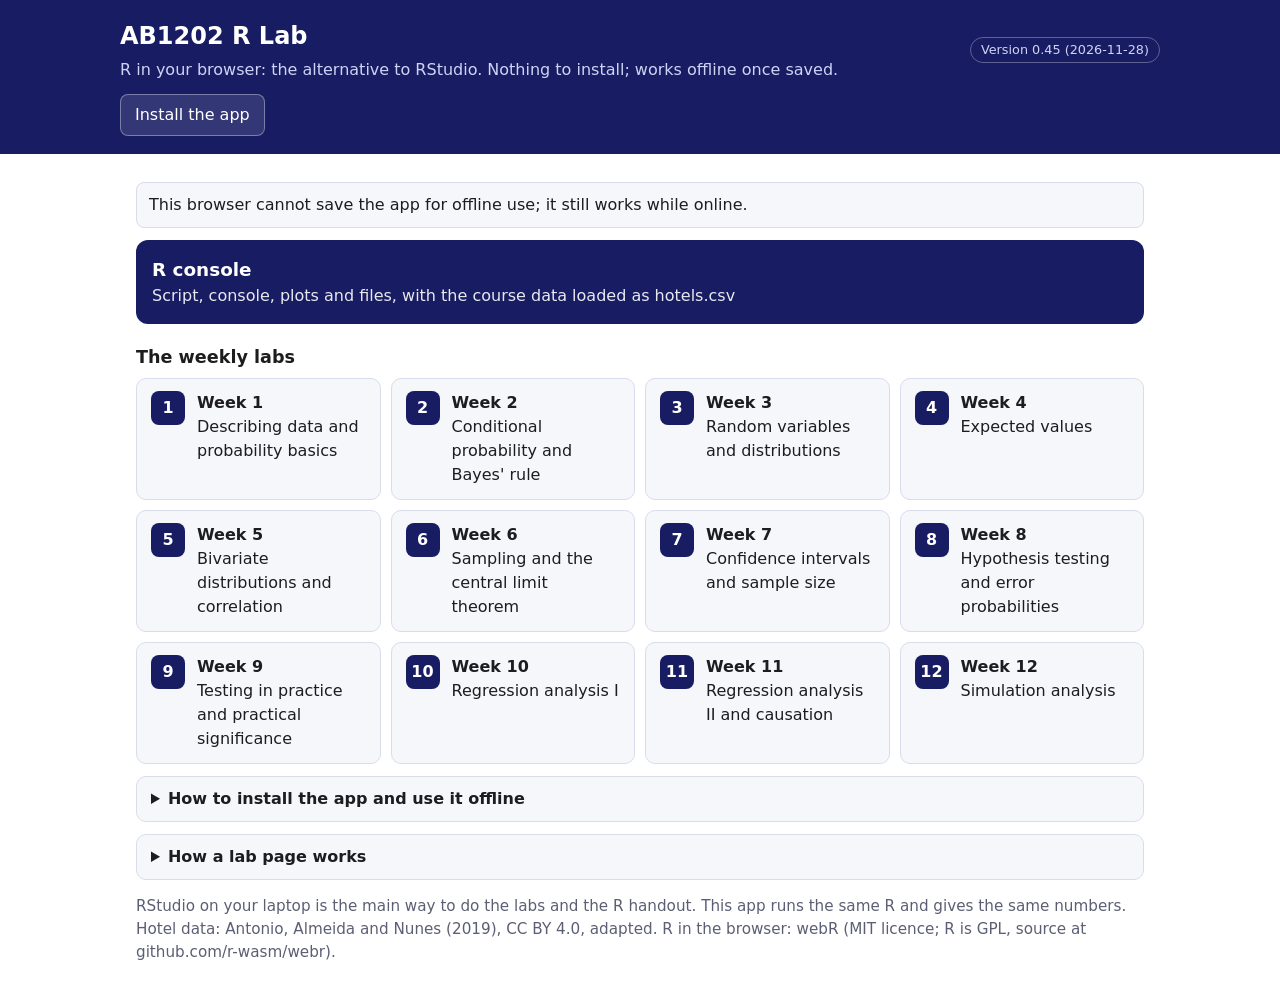
<file: index.html>
<!doctype html><html lang="en"><head><meta charset="utf-8"><meta name="viewport" content="width=device-width, initial-scale=1">
<title>AB1202 R Lab</title><link rel="manifest" href="manifest.webmanifest"><link rel="icon" href="icons/icon-192.png"><meta name="theme-color" content="#181C62">
<style>
:root{--navy:#181C62;--red:#C8102E;--teal:#0F7C80;--bg:#ffffff;--fg:#1d1d1f;--muted:#5c5f73;--line:#d9dceb;--card:#f6f7fb;--hi:#fff4f5}
@media (prefers-color-scheme: dark){:root{--bg:#12142e;--fg:#eef0ff;--muted:#aeb3d6;--line:#2c3060;--card:#1b1e44;--hi:#2a1830}}
*{box-sizing:border-box}
body{margin:0;background:var(--bg);color:var(--fg);font:16px/1.5 system-ui,-apple-system,"Segoe UI",Arial,sans-serif}
header{background:var(--navy);color:#fff;padding:18px 16px}
.wrap{max-width:1040px;margin:0 auto}
header h1{margin:0;font-size:1.5rem} header p{margin:4px 0 0;color:#cfd3f5}
.top{display:flex;gap:12px;align-items:center;flex-wrap:wrap}
.spacer{flex:1}
.ver{font-size:.8rem;color:#cfd3f5;border:1px solid rgba(255,255,255,.3);border-radius:999px;padding:2px 10px}
[hidden]{display:none !important}   /* the hidden attribute must win over display rules below */
button,.btn{font:inherit;border-radius:8px;padding:8px 14px;border:1px solid var(--line);background:var(--card);color:var(--fg);cursor:pointer;text-decoration:none;display:inline-block}
header .btn{background:rgba(255,255,255,.12);border-color:rgba(255,255,255,.35);color:#fff}
main{padding:16px}
.big{display:grid;grid-template-columns:repeat(auto-fit,minmax(260px,1fr));gap:12px;margin:12px 0 20px}
a.tile{display:block;padding:16px;border-radius:12px;text-decoration:none;color:#fff;background:var(--red)}
a.tile.console{background:var(--navy)}
a.tile strong{font-size:1.15rem;display:block} a.tile span{opacity:.9}
h2{font-size:1.1rem;margin:20px 0 8px}
.grid{display:grid;grid-template-columns:repeat(auto-fill,minmax(230px,1fr));gap:10px}
a.card{display:flex;gap:12px;align-items:flex-start;padding:12px 14px;border:1px solid var(--line);border-radius:10px;background:var(--card);color:var(--fg);text-decoration:none}
a.card:hover,a.card:focus{border-color:var(--red);outline:none}
a.card .n{flex:none;width:34px;height:34px;border-radius:8px;background:var(--navy);color:#fff;font-weight:700;display:flex;align-items:center;justify-content:center}
.note{color:var(--muted);font-size:.95rem}
#offline{padding:10px 12px;border-radius:8px;background:var(--card);border:1px solid var(--line);margin:12px 0}
details{border:1px solid var(--line);border-radius:10px;padding:10px 14px;margin:12px 0;background:var(--card)}
summary{cursor:pointer;font-weight:600}
@media (max-width:600px){header h1{font-size:1.25rem}}
</style></head><body>
<header><div class="wrap top">
  <div><h1>AB1202 R Lab</h1><p>R in your browser: the alternative to RStudio. Nothing to install; works offline once saved.</p></div>
  <span class="spacer"></span>
  <span class="ver">Version 0.45 (2026-11-28)</span>
  <button id="installBtn" class="btn" hidden>Install the app</button>
</div></header>
<main class="wrap">
<div id="offline">Checking whether the app is saved for offline use…</div>
<div class="big">
  <a class="tile console" href="console/index.html"><strong>R console</strong><span>Script, console, plots and files, with the course data loaded as hotels.csv</span></a>
</div>
<h2>The weekly labs</h2>
<div class="grid"><a class="card" href="w01/w01.html" data-week="w01" data-label="Week 1" data-title="Describing data and probability basics"><span class="n">1</span><span><strong>Week 1</strong><br>Describing data and probability basics</span></a>
<a class="card" href="w02/w02.html" data-week="w02" data-label="Week 2" data-title="Conditional probability and Bayes' rule"><span class="n">2</span><span><strong>Week 2</strong><br>Conditional probability and Bayes' rule</span></a>
<a class="card" href="w03/w03.html" data-week="w03" data-label="Week 3" data-title="Random variables and distributions"><span class="n">3</span><span><strong>Week 3</strong><br>Random variables and distributions</span></a>
<a class="card" href="w04/w04.html" data-week="w04" data-label="Week 4" data-title="Expected values"><span class="n">4</span><span><strong>Week 4</strong><br>Expected values</span></a>
<a class="card" href="w05/w05.html" data-week="w05" data-label="Week 5" data-title="Bivariate distributions and correlation"><span class="n">5</span><span><strong>Week 5</strong><br>Bivariate distributions and correlation</span></a>
<a class="card" href="w06/w06.html" data-week="w06" data-label="Week 6" data-title="Sampling and the central limit theorem"><span class="n">6</span><span><strong>Week 6</strong><br>Sampling and the central limit theorem</span></a>
<a class="card" href="w07/w07.html" data-week="w07" data-label="Week 7" data-title="Confidence intervals and sample size"><span class="n">7</span><span><strong>Week 7</strong><br>Confidence intervals and sample size</span></a>
<a class="card" href="w08/w08.html" data-week="w08" data-label="Week 8" data-title="Hypothesis testing and error probabilities"><span class="n">8</span><span><strong>Week 8</strong><br>Hypothesis testing and error probabilities</span></a>
<a class="card" href="w09/w09.html" data-week="w09" data-label="Week 9" data-title="Testing in practice and practical significance"><span class="n">9</span><span><strong>Week 9</strong><br>Testing in practice and practical significance</span></a>
<a class="card" href="w10/w10.html" data-week="w10" data-label="Week 10" data-title="Regression analysis I"><span class="n">10</span><span><strong>Week 10</strong><br>Regression analysis I</span></a>
<a class="card" href="w11/w11.html" data-week="w11" data-label="Week 11" data-title="Regression analysis II and causation"><span class="n">11</span><span><strong>Week 11</strong><br>Regression analysis II and causation</span></a>
<a class="card" href="w12/w12.html" data-week="w12" data-label="Week 12" data-title="Simulation analysis"><span class="n">12</span><span><strong>Week 12</strong><br>Simulation analysis</span></a></div>
<details id="installHelp">
  <summary>How to install the app and use it offline</summary>
  <p class="note"><strong>Chrome or Edge:</strong> the <em>Install the app</em> button above, or the install icon at the right of the address bar. <strong>Safari on a Mac:</strong> <em>File → Add to Dock</em>. <strong>iPhone or iPad:</strong> <em>Share → Add to Home Screen</em>. <strong>Android:</strong> the browser menu → <em>Install app</em>. Once installed, open it from your Dock, Start menu or home screen. The first visit downloads R (about 100 MB) once; later updates download only what changed.</p>
  <p class="note">When you are online, the app checks for a newer version each time you open it. Every lab page has a bar at the top: <em>All weeks</em> brings you back here.</p>
</details>
<details>
  <summary>How a lab page works</summary>
  <p class="note">Press <strong>Run Code</strong> on a cell; change the code and run it again (you cannot break anything). The first cell loads the data by itself. The tasks have the same numbers as your R handout (R 7.1, R 7.2, ...). Pick your tier under "Your tier": Core, Applied or Challenge (and a Stretch task if you finish early). Each tier task has a <strong>Hint</strong>; the answers are at the end of your R handout (Part 2 of the Week Pack): try first.</p>
</details>
<p class="note">RStudio on your laptop is the main way to do the labs and the R handout. This app runs the same R and gives the same numbers.<br>
Hotel data: Antonio, Almeida and Nunes (2019), CC BY 4.0, adapted. R in the browser: webR (MIT licence; R is GPL, source at github.com/r-wasm/webr).</p>
</main>
<script>
const box = document.getElementById("offline");
// "Install the app" button: hidden once the app is installed (opened from the Dock, Start menu or home screen);
// in a browser tab it installs directly where the browser allows it (Chrome, Edge), otherwise it opens the steps.
const installBtn = document.getElementById("installBtn");
const standalone = window.matchMedia("(display-mode: standalone)").matches || navigator.standalone === true;
let deferred = null;
if (!standalone) installBtn.hidden = false;
window.addEventListener("beforeinstallprompt", (e) => { e.preventDefault(); deferred = e; if (!standalone) installBtn.hidden = false; });
window.addEventListener("appinstalled", () => { deferred = null; installBtn.hidden = true; });
installBtn.onclick = async () => {
  if (deferred) {
    deferred.prompt();
    const choice = await deferred.userChoice; deferred = null;
    if (choice.outcome === "accepted") installBtn.hidden = true;
  } else {
    const help = document.getElementById("installHelp");
    help.open = true; help.scrollIntoView({ behavior: "smooth", block: "center" });
  }
};
if ("serviceWorker" in navigator) {
  const hadController = !!navigator.serviceWorker.controller;
  let reloading = false;
  navigator.serviceWorker.addEventListener("controllerchange", () => {   // a new version has taken over: show it
    if (hadController && !reloading) { reloading = true; box.textContent = "Updated to the latest version."; location.reload(); }
  });
  navigator.serviceWorker.addEventListener("message", (e) => {
    if (!e.data || e.data.saved === undefined) return;
    box.textContent = e.data.saved ? "Saved for offline use: the app now works with no internet."
      : "Saving for offline use… " + e.data.done + " of " + e.data.total + " files";
  });
  navigator.serviceWorker.register("sw.js", { updateViaCache: "none" }).then((reg) => {
    reg.update().catch(() => {});                                         // look for a newer version now
    reg.addEventListener("updatefound", () => { if (hadController) box.textContent = "Updating to the latest version… the app keeps working meanwhile."; });
    return navigator.serviceWorker.ready;
  }).then(() => {
    if (navigator.serviceWorker.controller) navigator.serviceWorker.controller.postMessage("status");
    else box.textContent = "Saving for offline use… reload this page once it finishes.";
  }).catch(() => { box.textContent = "This browser cannot save the app for offline use; it still works while online."; });
} else { box.textContent = "This browser cannot save the app for offline use; it still works while online."; }
</script></body></html>
</file>
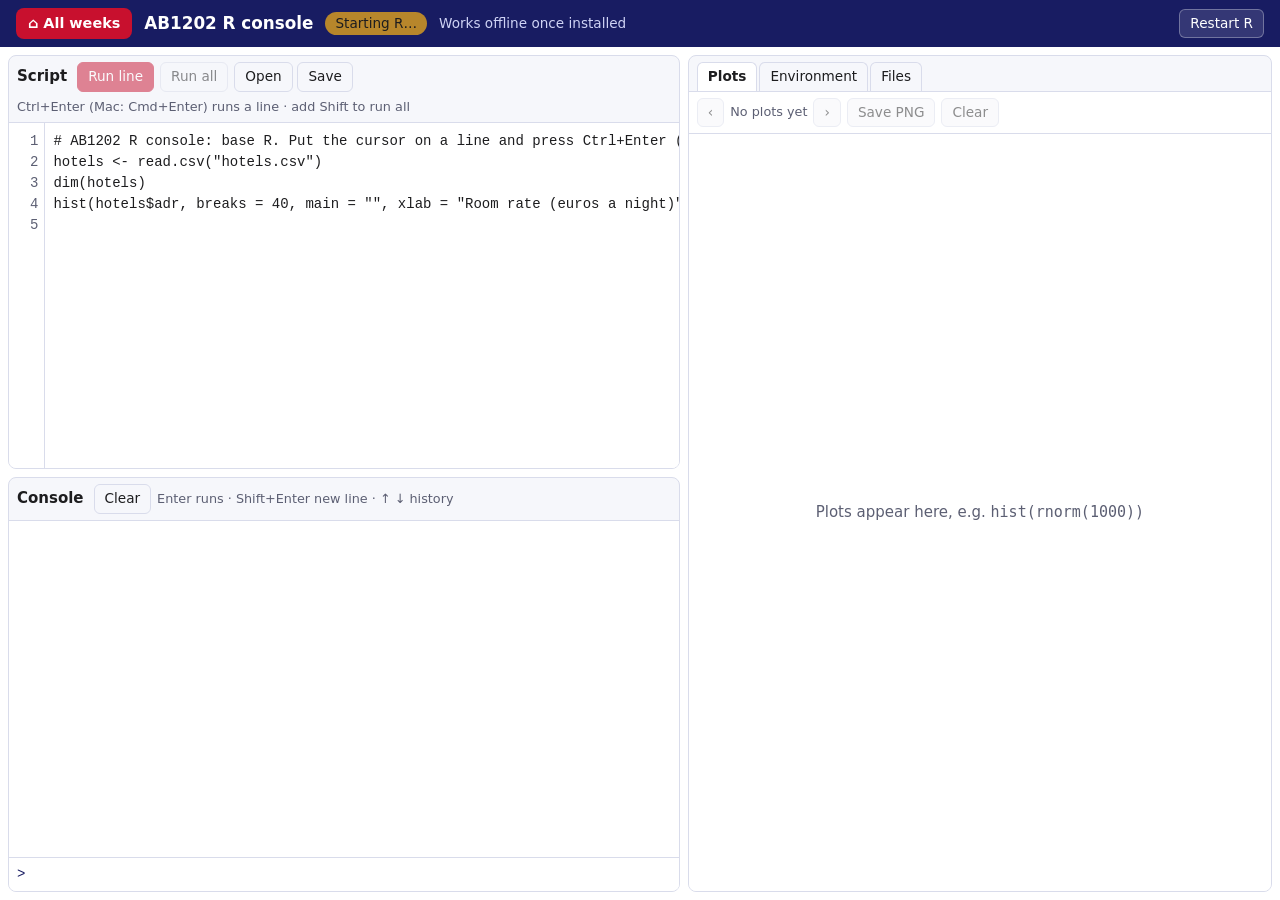
<file: console/index.html>
<!doctype html>
<html lang="en">
<head>
<meta charset="utf-8">
<meta name="viewport" content="width=device-width, initial-scale=1">
<title>AB1202 R console</title>
<link rel="manifest" href="../manifest.webmanifest">
<link rel="icon" href="../icons/icon-192.png">
<meta name="theme-color" content="#181C62">
<style>
/* AB1202 R console: script, console, plots, environment, files. Base R only (webR). MODE = "work" (R Lab) or "quiz" (locked). */
:root{--navy:#181C62;--red:#C8102E;--teal:#0F7C80;--gold:#B7862B;--bg:#ffffff;--fg:#1d1d1f;--muted:#5c5f73;--line:#d9dceb;--pane:#f6f7fb;--code:#ffffff;--echo:#181C62;--err:#C8102E;--warn:#9a6a10;--sel:#e7e9f6}
@media (prefers-color-scheme: dark){:root:not([data-theme="light"]){--bg:#12142e;--fg:#eef0ff;--muted:#aeb3d6;--line:#2c3060;--pane:#1b1e44;--code:#15183a;--echo:#9fb0ff;--err:#ff7a8a;--warn:#f0c060;--sel:#262a5c}}
:root[data-theme="dark"]{--bg:#12142e;--fg:#eef0ff;--muted:#aeb3d6;--line:#2c3060;--pane:#1b1e44;--code:#15183a;--echo:#9fb0ff;--err:#ff7a8a;--warn:#f0c060;--sel:#262a5c}
*{box-sizing:border-box}
html,body{height:100%}
body{margin:0;background:var(--bg);color:var(--fg);font:15px/1.45 system-ui,-apple-system,"Segoe UI",Arial,sans-serif;display:flex;flex-direction:column}
header{background:var(--navy);color:#fff;padding:8px 16px;display:flex;gap:12px;align-items:center;flex-wrap:wrap}
header strong{font-size:1.05rem}
header a{color:#fff}
header a.homebtn{background:#C8102E;border-radius:8px;padding:5px 12px;text-decoration:none;font-weight:600;font-size:.9rem}
#status{font-size:.85rem;padding:2px 10px;border-radius:999px;background:rgba(255,255,255,.14);color:#dfe2ff}
#status.busy{background:var(--gold);color:#1d1d1f}
#status.ready{background:var(--teal);color:#fff}
.spacer{flex:1}
.note{font-size:.85rem;color:#cfd3f5}
button{font:inherit;font-size:.85rem;border:1px solid var(--line);background:var(--pane);color:var(--fg);border-radius:6px;padding:4px 10px;cursor:pointer;white-space:nowrap}
button:hover{border-color:var(--red)}
button.primary{background:var(--red);border-color:var(--red);color:#fff}
button:disabled{opacity:.5;cursor:default}
header button{background:rgba(255,255,255,.12);border-color:rgba(255,255,255,.3);color:#fff}
main{flex:1;min-height:0;display:grid;grid-template-columns:minmax(0,1.15fr) minmax(0,1fr);grid-template-rows:minmax(0,1fr) minmax(0,1fr);gap:8px;padding:8px}
section{display:flex;flex-direction:column;min-height:0;border:1px solid var(--line);border-radius:8px;background:var(--pane);overflow:hidden}
#editorPane{grid-column:1;grid-row:1}
#consolePane{grid-column:1;grid-row:2}
#sidePane{grid-column:2;grid-row:1 / span 2}
.bar{display:flex;gap:6px;align-items:center;padding:6px 8px;border-bottom:1px solid var(--line);flex-wrap:wrap}
.bar .title{font-weight:600;margin-right:4px}
.bar .hint{color:var(--muted);font-size:.8rem}
.mono{font:14px/1.5 Menlo,Consolas,"Courier New",monospace}
.editwrap{flex:1;min-height:0;display:flex;background:var(--code)}
#gutter{margin:0;padding:8px 6px 8px 8px;text-align:right;color:var(--muted);user-select:none;overflow:hidden;border-right:1px solid var(--line);min-width:2.6em}
#script{flex:1;border:0;outline:0;resize:none;padding:8px;background:var(--code);color:var(--fg);white-space:pre;overflow:auto;tab-size:2}
#out{flex:1;min-height:0;overflow:auto;margin:0;padding:8px;background:var(--code);white-space:pre-wrap;word-break:break-word}
#out .echo{color:var(--echo)}
#out .err{color:var(--err)}
#out .warn{color:var(--warn)}
#out .info{color:var(--muted);font-style:italic}
.prompt{display:flex;align-items:flex-start;border-top:1px solid var(--line);background:var(--code)}
.prompt span{padding:6px 0 6px 8px;color:var(--echo)}
#cmd{flex:1;border:0;outline:0;resize:none;padding:6px 8px;background:var(--code);color:var(--fg);height:2.2em;max-height:9em}
.tabs{display:flex;gap:2px;padding:6px 8px 0;border-bottom:1px solid var(--line)}
.tabs button{border-radius:6px 6px 0 0;border-bottom:0;background:transparent}
.tabs button[aria-selected="true"]{background:var(--code);border-color:var(--line);font-weight:600}
.tabpanel{flex:1;min-height:0;display:none;flex-direction:column;background:var(--code)}
.tabpanel.on{display:flex}
#plotBox{flex:1;min-height:0;display:flex;align-items:center;justify-content:center;padding:8px;overflow:auto}
#plotBox canvas{max-width:100%;max-height:100%;background:#fff;border-radius:4px}
#plotBox .empty{color:var(--muted);text-align:center;padding:16px}
table{border-collapse:collapse;width:100%;font-size:.85rem}
th,td{text-align:left;padding:4px 8px;border-bottom:1px solid var(--line);vertical-align:top}
th{color:var(--muted);font-weight:600;position:sticky;top:0;background:var(--code)}
td.v{font-family:Menlo,Consolas,monospace;font-size:.8rem;word-break:break-word}
tr.click{cursor:pointer} tr.click:hover{background:var(--sel)}
.scroll{flex:1;min-height:0;overflow:auto}
.empty{color:var(--muted);padding:12px}
input[type=file]{display:none}
@media (max-width: 900px){
  main{display:flex;flex-direction:column}
  #editorPane{height:42vh;flex:none} #consolePane{height:42vh;flex:none} #sidePane{height:70vh;flex:none}
}
</style>
</head>
<body>
<header>
  <a class="homebtn" href="../index.html">⌂ All weeks</a>
  <strong>AB1202 R console</strong>
  <span id="status">Starting R…</span>
  <span class="note">Works offline once installed</span>
  <span class="spacer"></span>
  <button id="restart" title="Stop a long run and start a fresh R session (your script stays)">Restart R</button>
</header>
<main>
  <section id="editorPane" aria-label="Script">
    <div class="bar">
      <span class="title">Script</span>
      <button class="primary" id="runLine" disabled title="Run the current line or the selection">Run line</button>
      <button id="runAll" disabled title="Run the whole script">Run all</button>
      <span class="work-only"><button id="openBtn" title="Open an .R file from your computer">Open</button>
      <button id="saveBtn" title="Save the script as an .R file">Save</button>
      <input type="file" id="openFile" accept=".R,.r,.txt"></span>
      <span class="hint">Ctrl+Enter (Mac: Cmd+Enter) runs a line · add Shift to run all</span>
    </div>
    <div class="editwrap">
      <pre id="gutter" class="mono" aria-hidden="true">1</pre>
      <textarea id="script" class="mono" spellcheck="false" autocapitalize="off" autocomplete="off" aria-label="R script"></textarea>
    </div>
  </section>
  <section id="consolePane" aria-label="Console">
    <div class="bar"><span class="title">Console</span><button id="clearOut">Clear</button><span class="hint">Enter runs · Shift+Enter new line · ↑ ↓ history</span></div>
    <pre id="out" class="mono" aria-live="polite"></pre>
    <div class="prompt mono"><span>&gt;</span><textarea id="cmd" class="mono" spellcheck="false" autocapitalize="off" autocomplete="off" aria-label="Console input" disabled></textarea></div>
  </section>
  <section id="sidePane" aria-label="Plots and objects">
    <div class="tabs" role="tablist">
      <button role="tab" aria-selected="true" data-tab="plots">Plots</button>
      <button role="tab" aria-selected="false" data-tab="envt">Environment</button>
      <button role="tab" aria-selected="false" data-tab="files" class="work-only">Files</button>
    </div>
    <div class="tabpanel on" id="tab-plots">
      <div class="bar"><button id="prevPlot" disabled>‹</button><span id="plotCount" class="hint">No plots yet</span><button id="nextPlot" disabled>›</button>
        <button id="savePlot" class="work-only" disabled>Save PNG</button><button id="clearPlots" disabled>Clear</button></div>
      <div id="plotBox"><div class="empty">Plots appear here, e.g. <code>hist(rnorm(1000))</code></div></div>
    </div>
    <div class="tabpanel" id="tab-envt">
      <div class="bar"><span class="hint">Objects you have made. Click one to see its structure.</span><button id="clearEnv">Remove all</button></div>
      <div class="scroll" id="envList"><div class="empty">Nothing yet.</div></div>
    </div>
    <div class="tabpanel work-only" id="tab-files">
      <div class="bar"><button id="uploadBtn">Upload</button><input type="file" id="uploadFile" multiple><span class="hint">Files R can read, e.g. <code>read.csv("hotels.csv")</code></span></div>
      <div class="scroll" id="fileList"><div class="empty">…</div></div>
    </div>
  </section>
</main>

<script type="text/plain" id="rsetup">
local({
  options(warn = 1, max.print = 5000, width = 80)
  e <- attach(NULL, name = "ab1202")
  # The last chart, kept between runs (Sam, 28 Nov 2026): every run draws on a fresh canvas, so a line that adds to a
  # chart (abline, lines, legend, text, points, segments) run on its own found no chart. The console replays the last
  # chart first and tells the page what the run did: "add" (drew on it), "new" (started a new chart), "none".
  e$.ab1202_last <- NULL
  e$.ab1202_newpage <- FALSE
  setHook("before.plot.new", function() assign(".ab1202_newpage", TRUE, envir = as.environment("ab1202")))
  e$.ab1202_run <- function(code) {
    exprs <- tryCatch(parse(text = code, keep.source = TRUE), error = function(err) {
      cat("Error: ", sub("^<text>:", "line ", conditionMessage(err)), "\n", sep = "", file = stderr()); NULL })
    if (is.null(exprs)) return(invisible())
    ab <- as.environment("ab1202")
    ab$.ab1202_newpage <- FALSE
    replayed <- FALSE; n0 <- 0
    if (!is.null(ab$.ab1202_last)) {
      replayed <- tryCatch({ grDevices::dev.control("enable"); grDevices::replayPlot(ab$.ab1202_last); TRUE }, error = function(e) FALSE)
      if (replayed) { ab$.ab1202_newpage <- FALSE; n0 <- length(ab$.ab1202_last[[1]]) }
    } else tryCatch(grDevices::dev.control("enable"), error = function(e) NULL)
    on.exit({
      rec <- if (grDevices::dev.cur() > 1) tryCatch(grDevices::recordPlot(), error = function(e) NULL) else NULL
      mode <- if (isTRUE(ab$.ab1202_newpage)) "new" else if (replayed && !is.null(rec) && length(rec[[1]]) > n0) "add" else "none"
      if (mode != "none" && !is.null(rec)) ab$.ab1202_last <- rec
      cat("\002plot:", mode, if (replayed) ":replayed" else "", "\n", sep = "")
    }, add = TRUE)
    src <- attr(exprs, "srcref")
    for (i in seq_along(exprs)) {
      lines <- if (!is.null(src)) as.character(src[[i]]) else deparse(exprs[[i]])
      cat(paste0("\001", c("> ", rep("+ ", length(lines) - 1)), lines), sep = "\n")
      top <- function(cl) is.null(cl) || (is.call(cl) && identical(cl[[1]], quote(eval)))  # our own wrapper: report as top level
      ok <- tryCatch(withCallingHandlers({
        r <- withVisible(eval(exprs[[i]], globalenv()))
        if (r$visible) print(r$value)
        TRUE
      }, warning = function(w) {
        cl <- conditionCall(w)
        cat(if (top(cl)) "Warning: " else paste0("Warning in ", deparse(cl, nlines = 1L), " : "), conditionMessage(w), "\n", sep = "", file = stderr())
        invokeRestart("muffleWarning")
      }), error = function(err) {
        cl <- conditionCall(err)
        cat(if (top(cl)) "Error: " else paste0("Error in ", deparse(cl, nlines = 1L), " : "), conditionMessage(err), "\n", sep = "", file = stderr())
        FALSE
      })
      if (!ok) break
    }
    invisible()
  }
  e$.ab1202_env <- function() {
    nm <- ls(globalenv())
    if (!length(nm)) return("")
    paste(vapply(nm, function(n) {
      x <- get(n, envir = globalenv())
      s <- tryCatch(utils::capture.output(utils::str(x, give.attr = FALSE, vec.len = 2, list.len = 3))[1], error = function(e) class(x)[1])
      gsub("[\t\n]", " ", paste(n, class(x)[1], substr(trimws(s), 1, 90), sep = "\037"))
    }, ""), collapse = "\036")
  }
  e$.ab1202_files <- function() {
    f <- setdiff(list.files(all.files = FALSE), c("Rplots.pdf", "default.profraw"))  # webR's own working files
    if (!length(f)) return("")
    i <- file.info(f)
    paste(paste(f, i$size, i$isdir, sep = "\037"), collapse = "\036")
  }
  e$View <- function(x, title) { print(utils::head(x, 20)); invisible(x) }
  e$install.packages <- function(...) message("AB1202 uses only the commands that come with R: no packages are needed or installed here.")
  invisible()
})
</script>

<script type="module">
import { WebR } from "../webr/webr.mjs";
const MODE = "work";            // "work" or "quiz"
const STORE = "ab1202-rlab-script"; // work mode only: the script is kept in this browser
const START = "# AB1202 R console: base R. Put the cursor on a line and press Ctrl+Enter (Mac: Cmd+Enter).\nhotels <- read.csv(\"hotels.csv\")\ndim(hotels)\nhist(hotels$adr, breaks = 40, main = \"\", xlab = \"Room rate (euros a night)\")\n";
const $ = (id) => document.getElementById(id);
if (MODE === "quiz") document.querySelectorAll(".work-only").forEach((el) => el.remove());

// ---------- editor ----------
const ed = $("script"), gutter = $("gutter");
let saved = null;
if (MODE === "work") { try { saved = localStorage.getItem(STORE); } catch (e) { saved = null; } }
ed.value = saved !== null && saved !== "" ? saved : START;
function numberLines() {
  const n = ed.value.split("\n").length;
  gutter.textContent = Array.from({ length: n }, (_, i) => i + 1).join("\n");
  gutter.scrollTop = ed.scrollTop;
}
let saveTimer = null;
ed.addEventListener("input", () => {
  numberLines();
  if (MODE === "work") { clearTimeout(saveTimer); saveTimer = setTimeout(() => { try { localStorage.setItem(STORE, ed.value); } catch (e) {} }, 400); }
});
ed.addEventListener("scroll", () => { gutter.scrollTop = ed.scrollTop; });
numberLines();

// The current line, extended while brackets are open or the line ends with an operator (as RStudio does).
function balance(text) {
  let depth = 0, q = null;
  for (let i = 0; i < text.length; i++) {
    const c = text[i];
    if (q) { if (c === "\\") i++; else if (c === q) q = null; continue; }
    if (c === "#") { while (i < text.length && text[i] !== "\n") i++; continue; }
    if (c === '"' || c === "'" || c === "`") q = c;
    else if ("([{".includes(c)) depth++;
    else if (")]}".includes(c)) depth--;
  }
  return depth;
}
const OPEN_END = /(\+|-|\*|\/|\^|,|<-|=|&|\||\|>|%[^%]*%|~)\s*(#.*)?$/;
function codeAtCursor() {
  const v = ed.value, s = ed.selectionStart, e = ed.selectionEnd;
  if (e > s) return { code: v.slice(s, e), next: e };
  const lines = v.split("\n");
  let pos = 0, row = 0;
  while (row < lines.length - 1 && pos + lines[row].length < s) { pos += lines[row].length + 1; row++; }
  let end = row, code = lines[row];
  while (end < lines.length - 1 && (balance(code) > 0 || OPEN_END.test(code))) { end++; code += "\n" + lines[end]; }
  let next = 0; for (let r = 0; r <= end; r++) next += lines[r].length + 1;
  return { code, next: Math.min(next, v.length) };
}
function runLine() {
  const { code, next } = codeAtCursor();
  if (ed.selectionEnd <= ed.selectionStart) { ed.selectionStart = ed.selectionEnd = next; }
  if (code.trim()) run(code);
}
ed.addEventListener("keydown", (e) => {
  if ((e.ctrlKey || e.metaKey) && e.key === "Enter") { e.preventDefault(); e.shiftKey ? run(ed.value) : runLine(); }
  else if (e.key === "Tab" && !e.shiftKey) {
    e.preventDefault(); const s = ed.selectionStart;
    ed.setRangeText("  ", s, ed.selectionEnd, "end"); ed.dispatchEvent(new Event("input"));
  }
});
$("runLine").onclick = runLine;
$("runAll").onclick = () => run(ed.value);
if (MODE === "work") {
  $("saveBtn").onclick = () => download(new Blob([ed.value], { type: "text/plain" }), "ab1202-script.R");
  $("openBtn").onclick = () => $("openFile").click();
  $("openFile").onchange = async (e) => { const f = e.target.files[0]; if (f) { ed.value = await f.text(); ed.dispatchEvent(new Event("input")); } e.target.value = ""; };
}

// ---------- console ----------
const out = $("out"), cmd = $("cmd");
const hist = []; let hpos = 0;
function say(text, cls) {
  const span = document.createElement("span");
  if (cls) span.className = cls;
  span.textContent = text.endsWith("\n") ? text : text + "\n";
  out.appendChild(span);
  while (out.childNodes.length > 4000) out.removeChild(out.firstChild);
  out.scrollTop = out.scrollHeight;
}
cmd.addEventListener("keydown", (e) => {
  if (e.key === "Enter" && !e.shiftKey) {
    e.preventDefault(); const code = cmd.value;
    if (!code.trim()) return;
    hist.push(code); hpos = hist.length; cmd.value = ""; cmd.style.height = "";
    run(code);
  } else if (e.key === "ArrowUp" && !cmd.value.includes("\n") && hist.length) {
    e.preventDefault(); hpos = Math.max(0, hpos - 1); cmd.value = hist[hpos];
  } else if (e.key === "ArrowDown" && !cmd.value.includes("\n")) {
    e.preventDefault(); hpos = Math.min(hist.length, hpos + 1); cmd.value = hpos < hist.length ? hist[hpos] : "";
  }
});
cmd.addEventListener("input", () => { cmd.style.height = ""; cmd.style.height = Math.min(cmd.scrollHeight, 144) + "px"; });
$("clearOut").onclick = () => { out.textContent = ""; };

// ---------- plots ----------
const plots = []; let shown = -1;
function showPlot(i) {
  const box = $("plotBox"); box.textContent = "";
  if (i < 0 || !plots.length) {
    box.innerHTML = '<div class="empty">Plots appear here, e.g. <code>hist(rnorm(1000))</code></div>';
    $("plotCount").textContent = "No plots yet"; shown = -1;
  } else {
    shown = i; const c = document.createElement("canvas"); const b = plots[i];
    c.width = b.width; c.height = b.height; c.getContext("2d").drawImage(b, 0, 0);
    c.setAttribute("role", "img"); c.setAttribute("aria-label", "R plot " + (i + 1));
    box.appendChild(c); $("plotCount").textContent = "Plot " + (i + 1) + " of " + plots.length;
  }
  $("prevPlot").disabled = shown <= 0; $("nextPlot").disabled = shown < 0 || shown >= plots.length - 1;
  $("clearPlots").disabled = !plots.length; if ($("savePlot")) $("savePlot").disabled = shown < 0;
}
$("prevPlot").onclick = () => showPlot(shown - 1);
$("nextPlot").onclick = () => showPlot(shown + 1);
$("clearPlots").onclick = async () => { plots.length = 0; showPlot(-1); try { if (webR && !busy) await webR.evalRVoid('assign(".ab1202_last", NULL, envir = as.environment("ab1202"))'); } catch (e) {} };
if ($("savePlot")) $("savePlot").onclick = () => { const c = $("plotBox").querySelector("canvas"); if (c) c.toBlob((b) => download(b, "ab1202-plot-" + (shown + 1) + ".png")); };
function plotSize() {
  const box = $("plotBox");
  const w = Math.max(420, Math.min(900, box.clientWidth - 16 || 640));
  const h = Math.max(320, Math.min(700, box.clientHeight - 16 || 480));
  return { width: w, height: h };
}

// ---------- tabs ----------
function tab(name) {
  document.querySelectorAll(".tabs button").forEach((b) => b.setAttribute("aria-selected", b.dataset.tab === name ? "true" : "false"));
  document.querySelectorAll(".tabpanel").forEach((p) => p.classList.toggle("on", p.id === "tab-" + name));
}
document.querySelectorAll(".tabs button").forEach((b) => { b.onclick = () => tab(b.dataset.tab); });

// ---------- helpers ----------
function download(blob, name) { const a = document.createElement("a"); a.href = URL.createObjectURL(blob); a.download = name; a.click(); setTimeout(() => URL.revokeObjectURL(a.href), 2000); }
function rows(text) { return text ? text.split("\u001e").map((r) => r.split("\u001f")) : []; }
function esc(s) { return String(s).replace(/[&<>"]/g, (c) => ({ "&": "&amp;", "<": "&lt;", ">": "&gt;", '"': "&quot;" }[c])); }
function status(text, cls) { const s = $("status"); s.textContent = text; s.className = cls || ""; }

// ---------- R ----------
let webR = null, shelter = null, busy = false;
async function startR() {
  status("Starting R…", "busy");
  webR = new WebR({ baseUrl: "../webr/" });
  await webR.init();
  if (MODE === "work") {
    try {
      const data = await (await fetch("../data/hotels.csv.gz")).arrayBuffer();
      await webR.FS.writeFile("/home/web_user/hotels.csv", new Uint8Array(data));
    } catch (e) { say("The course data could not be loaded: " + e.message, "warn"); }
  }
  await webR.evalRVoid(document.getElementById("rsetup").textContent);
  shelter = await new webR.Shelter();
  busy = false; setReady(true); status("R is ready", "ready");
  await refreshSide();
}
function setReady(on) { ["runLine", "runAll"].forEach((id) => { $(id).disabled = !on; }); cmd.disabled = !on; }
async function run(code) {
  if (!webR || !shelter) return;
  if (busy) { say("R is still busy with the last run. Wait, or press Restart R.", "info"); return; }
  busy = true; status("Running…", "busy"); $("runLine").disabled = $("runAll").disabled = true;
  try {
    await webR.objs.globalEnv.bind(".ab1202_code", code);
    const res = await shelter.captureR(".ab1202_run(.ab1202_code)", { captureStreams: true, captureConditions: false, withAutoprint: false, captureGraphics: plotSize() });
    let mode = "", replayed = false;
    for (const o of res.output) {
      if (o.type === "stdout") {
        const t = String(o.data);
        if (t.startsWith("\u0002plot:")) { const m = t.slice(6).trim().split(":"); mode = m[0]; replayed = m[1] === "replayed"; continue; }
        t.startsWith("\u0001") ? say(t.slice(1), "echo") : say(t);
      }
      else if (o.type === "stderr") { const t = String(o.data); say(t, /^Warning/.test(t) ? "warn" : "err"); }
    }
    // the replayed chart is only a canvas: keep it when the run drew on it, drop it otherwise
    let imgs = (res.images || []).slice();
    if (replayed && mode === "none") imgs = [];
    else if (replayed && mode === "new") imgs = imgs.slice(1);
    else if (replayed && mode === "add") imgs = imgs.slice(-1);
    if (imgs.length) { for (const img of imgs) plots.push(img); showPlot(plots.length - 1); tab("plots"); }
  } catch (e) { say(String(e.message || e), "err"); }
  finally {
    try { await webR.evalRVoid("rm(list = intersect('.ab1202_code', ls(globalenv(), all.names = TRUE)), envir = globalenv())"); } catch (e) {}
    try { await shelter.purge(); } catch (e) {}
    busy = false; status("R is ready", "ready"); setReady(true);
    refreshSide();
  }
}
async function refreshSide() {
  if (!webR) return;
  try {
    const env = rows(await webR.evalRString(".ab1202_env()"));
    $("envList").innerHTML = env.length
      ? "<table><thead><tr><th>Name</th><th>Type</th><th>Value</th></tr></thead><tbody>" +
        env.map(([n, c, v]) => `<tr class="click" data-n="${esc(n)}"><td>${esc(n)}</td><td>${esc(c)}</td><td class="v">${esc(v)}</td></tr>`).join("") + "</tbody></table>"
      : '<div class="empty">Nothing yet.</div>';
    $("envList").querySelectorAll("tr.click").forEach((tr) => { tr.onclick = () => run("str(" + (/^[A-Za-z.][A-Za-z0-9._]*$/.test(tr.dataset.n) ? tr.dataset.n : "`" + tr.dataset.n + "`") + ")"); });
    if (MODE === "work") {
      const fl = rows(await webR.evalRString(".ab1202_files()"));
      $("fileList").innerHTML = fl.length
        ? "<table><thead><tr><th>File</th><th>Size</th><th></th></tr></thead><tbody>" +
          fl.map(([n, s, d]) => `<tr><td>${esc(n)}${d === "TRUE" ? "/" : ""}</td><td>${d === "TRUE" ? "" : (Number(s) / 1024).toFixed(1) + " KB"}</td><td>${d === "TRUE" ? "" : `<button data-dl="${esc(n)}">Download</button> <button data-rm="${esc(n)}">Delete</button>`}</td></tr>`).join("") + "</tbody></table>"
        : '<div class="empty">No files.</div>';
      $("fileList").querySelectorAll("button[data-dl]").forEach((b) => { b.onclick = async () => { const bytes = await webR.FS.readFile("/home/web_user/" + b.dataset.dl); download(new Blob([bytes]), b.dataset.dl); }; });
      $("fileList").querySelectorAll("button[data-rm]").forEach((b) => { b.onclick = async () => { await webR.FS.unlink("/home/web_user/" + b.dataset.rm); refreshSide(); }; });
    }
  } catch (e) { /* the side panel is a convenience; R itself keeps working */ }
}
$("clearEnv").onclick = () => run("rm(list = ls())");
if (MODE === "work") {
  $("uploadBtn").onclick = () => $("uploadFile").click();
  $("uploadFile").onchange = async (e) => {
    const files = Array.from(e.target.files || []);
    for (const f of files) await webR.FS.writeFile("/home/web_user/" + f.name, new Uint8Array(await f.arrayBuffer()));
    e.target.value = ""; if (files.length) say("Uploaded: " + files.map((f) => f.name).join(", "), "info"); refreshSide();
  };
}
$("restart").onclick = async () => {
  setReady(false); say("Restarting R: objects are cleared; your script stays.", "info");
  try { if (webR) webR.close(); } catch (e) {}
  webR = null; shelter = null; busy = false;
  try { await startR(); } catch (e) { status("R could not start", ""); say(String(e.message || e), "err"); }
};

try { await startR(); }
catch (e) { status("R could not start", ""); say("R could not start: " + (e.message || e) + ". Reload the page; if it keeps failing, use RStudio.", "err"); }
</script>
</body>
</html>
</file>
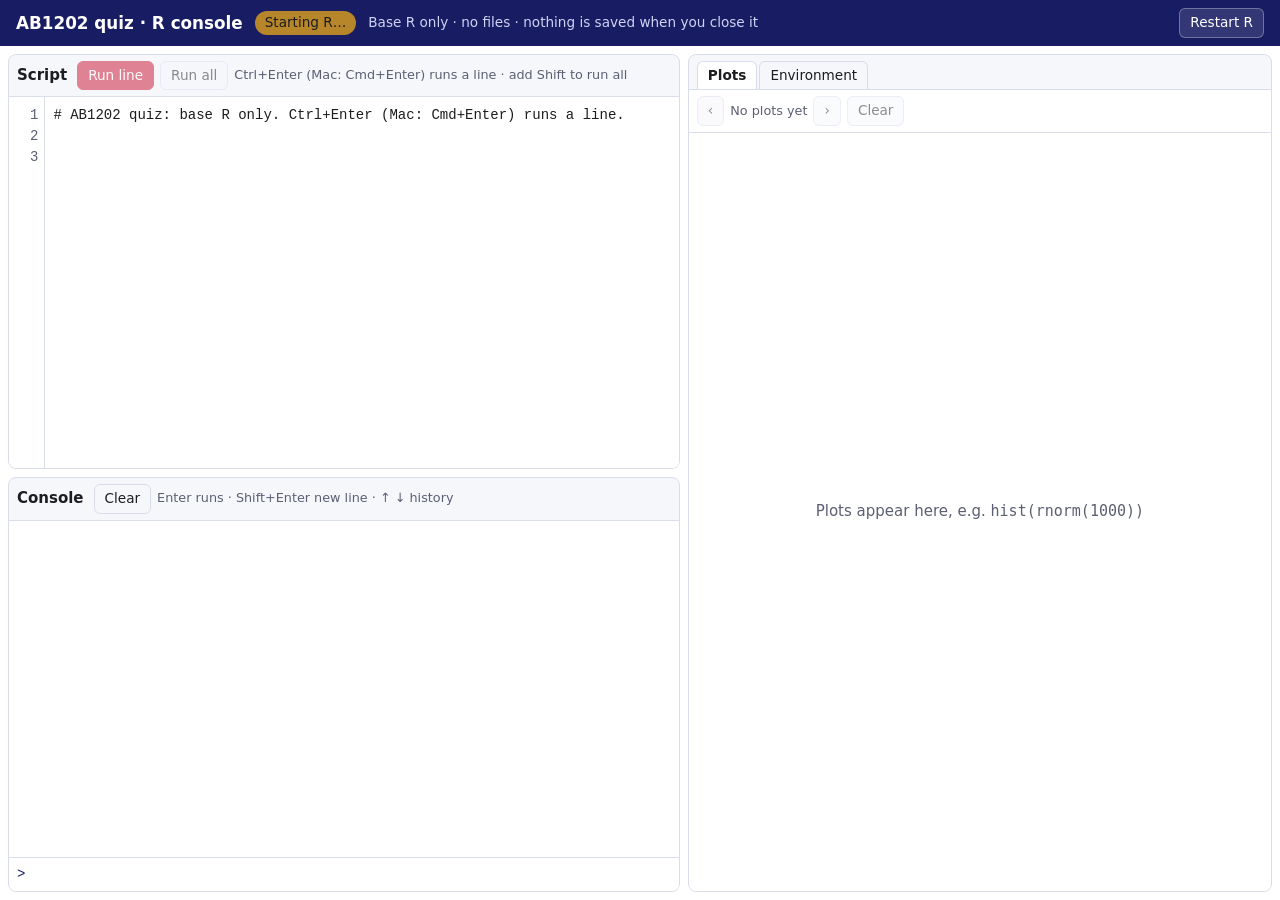
<file: quiz/index.html>
<!doctype html>
<html lang="en">
<head>
<meta charset="utf-8">
<meta name="viewport" content="width=device-width, initial-scale=1">
<title>AB1202 quiz R console</title>
<link rel="manifest" href="../manifest.webmanifest">
<link rel="icon" href="../icons/icon-192.png">
<meta name="theme-color" content="#181C62">
<style>
/* AB1202 R console: script, console, plots, environment, files. Base R only (webR). MODE = "work" (R Lab) or "quiz" (locked). */
:root{--navy:#181C62;--red:#C8102E;--teal:#0F7C80;--gold:#B7862B;--bg:#ffffff;--fg:#1d1d1f;--muted:#5c5f73;--line:#d9dceb;--pane:#f6f7fb;--code:#ffffff;--echo:#181C62;--err:#C8102E;--warn:#9a6a10;--sel:#e7e9f6}
@media (prefers-color-scheme: dark){:root:not([data-theme="light"]){--bg:#12142e;--fg:#eef0ff;--muted:#aeb3d6;--line:#2c3060;--pane:#1b1e44;--code:#15183a;--echo:#9fb0ff;--err:#ff7a8a;--warn:#f0c060;--sel:#262a5c}}
:root[data-theme="dark"]{--bg:#12142e;--fg:#eef0ff;--muted:#aeb3d6;--line:#2c3060;--pane:#1b1e44;--code:#15183a;--echo:#9fb0ff;--err:#ff7a8a;--warn:#f0c060;--sel:#262a5c}
*{box-sizing:border-box}
html,body{height:100%}
body{margin:0;background:var(--bg);color:var(--fg);font:15px/1.45 system-ui,-apple-system,"Segoe UI",Arial,sans-serif;display:flex;flex-direction:column}
header{background:var(--navy);color:#fff;padding:8px 16px;display:flex;gap:12px;align-items:center;flex-wrap:wrap}
header strong{font-size:1.05rem}
header a{color:#fff}
header a.homebtn{background:#C8102E;border-radius:8px;padding:5px 12px;text-decoration:none;font-weight:600;font-size:.9rem}
#status{font-size:.85rem;padding:2px 10px;border-radius:999px;background:rgba(255,255,255,.14);color:#dfe2ff}
#status.busy{background:var(--gold);color:#1d1d1f}
#status.ready{background:var(--teal);color:#fff}
.spacer{flex:1}
.note{font-size:.85rem;color:#cfd3f5}
button{font:inherit;font-size:.85rem;border:1px solid var(--line);background:var(--pane);color:var(--fg);border-radius:6px;padding:4px 10px;cursor:pointer;white-space:nowrap}
button:hover{border-color:var(--red)}
button.primary{background:var(--red);border-color:var(--red);color:#fff}
button:disabled{opacity:.5;cursor:default}
header button{background:rgba(255,255,255,.12);border-color:rgba(255,255,255,.3);color:#fff}
main{flex:1;min-height:0;display:grid;grid-template-columns:minmax(0,1.15fr) minmax(0,1fr);grid-template-rows:minmax(0,1fr) minmax(0,1fr);gap:8px;padding:8px}
section{display:flex;flex-direction:column;min-height:0;border:1px solid var(--line);border-radius:8px;background:var(--pane);overflow:hidden}
#editorPane{grid-column:1;grid-row:1}
#consolePane{grid-column:1;grid-row:2}
#sidePane{grid-column:2;grid-row:1 / span 2}
.bar{display:flex;gap:6px;align-items:center;padding:6px 8px;border-bottom:1px solid var(--line);flex-wrap:wrap}
.bar .title{font-weight:600;margin-right:4px}
.bar .hint{color:var(--muted);font-size:.8rem}
.mono{font:14px/1.5 Menlo,Consolas,"Courier New",monospace}
.editwrap{flex:1;min-height:0;display:flex;background:var(--code)}
#gutter{margin:0;padding:8px 6px 8px 8px;text-align:right;color:var(--muted);user-select:none;overflow:hidden;border-right:1px solid var(--line);min-width:2.6em}
#script{flex:1;border:0;outline:0;resize:none;padding:8px;background:var(--code);color:var(--fg);white-space:pre;overflow:auto;tab-size:2}
#out{flex:1;min-height:0;overflow:auto;margin:0;padding:8px;background:var(--code);white-space:pre-wrap;word-break:break-word}
#out .echo{color:var(--echo)}
#out .err{color:var(--err)}
#out .warn{color:var(--warn)}
#out .info{color:var(--muted);font-style:italic}
.prompt{display:flex;align-items:flex-start;border-top:1px solid var(--line);background:var(--code)}
.prompt span{padding:6px 0 6px 8px;color:var(--echo)}
#cmd{flex:1;border:0;outline:0;resize:none;padding:6px 8px;background:var(--code);color:var(--fg);height:2.2em;max-height:9em}
.tabs{display:flex;gap:2px;padding:6px 8px 0;border-bottom:1px solid var(--line)}
.tabs button{border-radius:6px 6px 0 0;border-bottom:0;background:transparent}
.tabs button[aria-selected="true"]{background:var(--code);border-color:var(--line);font-weight:600}
.tabpanel{flex:1;min-height:0;display:none;flex-direction:column;background:var(--code)}
.tabpanel.on{display:flex}
#plotBox{flex:1;min-height:0;display:flex;align-items:center;justify-content:center;padding:8px;overflow:auto}
#plotBox canvas{max-width:100%;max-height:100%;background:#fff;border-radius:4px}
#plotBox .empty{color:var(--muted);text-align:center;padding:16px}
table{border-collapse:collapse;width:100%;font-size:.85rem}
th,td{text-align:left;padding:4px 8px;border-bottom:1px solid var(--line);vertical-align:top}
th{color:var(--muted);font-weight:600;position:sticky;top:0;background:var(--code)}
td.v{font-family:Menlo,Consolas,monospace;font-size:.8rem;word-break:break-word}
tr.click{cursor:pointer} tr.click:hover{background:var(--sel)}
.scroll{flex:1;min-height:0;overflow:auto}
.empty{color:var(--muted);padding:12px}
input[type=file]{display:none}
@media (max-width: 900px){
  main{display:flex;flex-direction:column}
  #editorPane{height:42vh;flex:none} #consolePane{height:42vh;flex:none} #sidePane{height:70vh;flex:none}
}
</style>
</head>
<body>
<header>
  
  <strong>AB1202 quiz · R console</strong>
  <span id="status">Starting R…</span>
  <span class="note">Base R only · no files · nothing is saved when you close it</span>
  <span class="spacer"></span>
  <button id="restart" title="Stop a long run and start a fresh R session (your script stays)">Restart R</button>
</header>
<main>
  <section id="editorPane" aria-label="Script">
    <div class="bar">
      <span class="title">Script</span>
      <button class="primary" id="runLine" disabled title="Run the current line or the selection">Run line</button>
      <button id="runAll" disabled title="Run the whole script">Run all</button>
      <span class="work-only"><button id="openBtn" title="Open an .R file from your computer">Open</button>
      <button id="saveBtn" title="Save the script as an .R file">Save</button>
      <input type="file" id="openFile" accept=".R,.r,.txt"></span>
      <span class="hint">Ctrl+Enter (Mac: Cmd+Enter) runs a line · add Shift to run all</span>
    </div>
    <div class="editwrap">
      <pre id="gutter" class="mono" aria-hidden="true">1</pre>
      <textarea id="script" class="mono" spellcheck="false" autocapitalize="off" autocomplete="off" aria-label="R script"></textarea>
    </div>
  </section>
  <section id="consolePane" aria-label="Console">
    <div class="bar"><span class="title">Console</span><button id="clearOut">Clear</button><span class="hint">Enter runs · Shift+Enter new line · ↑ ↓ history</span></div>
    <pre id="out" class="mono" aria-live="polite"></pre>
    <div class="prompt mono"><span>&gt;</span><textarea id="cmd" class="mono" spellcheck="false" autocapitalize="off" autocomplete="off" aria-label="Console input" disabled></textarea></div>
  </section>
  <section id="sidePane" aria-label="Plots and objects">
    <div class="tabs" role="tablist">
      <button role="tab" aria-selected="true" data-tab="plots">Plots</button>
      <button role="tab" aria-selected="false" data-tab="envt">Environment</button>
      <button role="tab" aria-selected="false" data-tab="files" class="work-only">Files</button>
    </div>
    <div class="tabpanel on" id="tab-plots">
      <div class="bar"><button id="prevPlot" disabled>‹</button><span id="plotCount" class="hint">No plots yet</span><button id="nextPlot" disabled>›</button>
        <button id="savePlot" class="work-only" disabled>Save PNG</button><button id="clearPlots" disabled>Clear</button></div>
      <div id="plotBox"><div class="empty">Plots appear here, e.g. <code>hist(rnorm(1000))</code></div></div>
    </div>
    <div class="tabpanel" id="tab-envt">
      <div class="bar"><span class="hint">Objects you have made. Click one to see its structure.</span><button id="clearEnv">Remove all</button></div>
      <div class="scroll" id="envList"><div class="empty">Nothing yet.</div></div>
    </div>
    <div class="tabpanel work-only" id="tab-files">
      <div class="bar"><button id="uploadBtn">Upload</button><input type="file" id="uploadFile" multiple><span class="hint">Files R can read, e.g. <code>read.csv("hotels.csv")</code></span></div>
      <div class="scroll" id="fileList"><div class="empty">…</div></div>
    </div>
  </section>
</main>

<script type="text/plain" id="rsetup">
local({
  options(warn = 1, max.print = 5000, width = 80)
  e <- attach(NULL, name = "ab1202")
  # The last chart, kept between runs (Sam, 28 Nov 2026): every run draws on a fresh canvas, so a line that adds to a
  # chart (abline, lines, legend, text, points, segments) run on its own found no chart. The console replays the last
  # chart first and tells the page what the run did: "add" (drew on it), "new" (started a new chart), "none".
  e$.ab1202_last <- NULL
  e$.ab1202_newpage <- FALSE
  setHook("before.plot.new", function() assign(".ab1202_newpage", TRUE, envir = as.environment("ab1202")))
  e$.ab1202_run <- function(code) {
    exprs <- tryCatch(parse(text = code, keep.source = TRUE), error = function(err) {
      cat("Error: ", sub("^<text>:", "line ", conditionMessage(err)), "\n", sep = "", file = stderr()); NULL })
    if (is.null(exprs)) return(invisible())
    ab <- as.environment("ab1202")
    ab$.ab1202_newpage <- FALSE
    replayed <- FALSE; n0 <- 0
    if (!is.null(ab$.ab1202_last)) {
      replayed <- tryCatch({ grDevices::dev.control("enable"); grDevices::replayPlot(ab$.ab1202_last); TRUE }, error = function(e) FALSE)
      if (replayed) { ab$.ab1202_newpage <- FALSE; n0 <- length(ab$.ab1202_last[[1]]) }
    } else tryCatch(grDevices::dev.control("enable"), error = function(e) NULL)
    on.exit({
      rec <- if (grDevices::dev.cur() > 1) tryCatch(grDevices::recordPlot(), error = function(e) NULL) else NULL
      mode <- if (isTRUE(ab$.ab1202_newpage)) "new" else if (replayed && !is.null(rec) && length(rec[[1]]) > n0) "add" else "none"
      if (mode != "none" && !is.null(rec)) ab$.ab1202_last <- rec
      cat("\002plot:", mode, if (replayed) ":replayed" else "", "\n", sep = "")
    }, add = TRUE)
    src <- attr(exprs, "srcref")
    for (i in seq_along(exprs)) {
      lines <- if (!is.null(src)) as.character(src[[i]]) else deparse(exprs[[i]])
      cat(paste0("\001", c("> ", rep("+ ", length(lines) - 1)), lines), sep = "\n")
      top <- function(cl) is.null(cl) || (is.call(cl) && identical(cl[[1]], quote(eval)))  # our own wrapper: report as top level
      ok <- tryCatch(withCallingHandlers({
        r <- withVisible(eval(exprs[[i]], globalenv()))
        if (r$visible) print(r$value)
        TRUE
      }, warning = function(w) {
        cl <- conditionCall(w)
        cat(if (top(cl)) "Warning: " else paste0("Warning in ", deparse(cl, nlines = 1L), " : "), conditionMessage(w), "\n", sep = "", file = stderr())
        invokeRestart("muffleWarning")
      }), error = function(err) {
        cl <- conditionCall(err)
        cat(if (top(cl)) "Error: " else paste0("Error in ", deparse(cl, nlines = 1L), " : "), conditionMessage(err), "\n", sep = "", file = stderr())
        FALSE
      })
      if (!ok) break
    }
    invisible()
  }
  e$.ab1202_env <- function() {
    nm <- ls(globalenv())
    if (!length(nm)) return("")
    paste(vapply(nm, function(n) {
      x <- get(n, envir = globalenv())
      s <- tryCatch(utils::capture.output(utils::str(x, give.attr = FALSE, vec.len = 2, list.len = 3))[1], error = function(e) class(x)[1])
      gsub("[\t\n]", " ", paste(n, class(x)[1], substr(trimws(s), 1, 90), sep = "\037"))
    }, ""), collapse = "\036")
  }
  e$.ab1202_files <- function() {
    f <- setdiff(list.files(all.files = FALSE), c("Rplots.pdf", "default.profraw"))  # webR's own working files
    if (!length(f)) return("")
    i <- file.info(f)
    paste(paste(f, i$size, i$isdir, sep = "\037"), collapse = "\036")
  }
  e$View <- function(x, title) { print(utils::head(x, 20)); invisible(x) }
  e$install.packages <- function(...) message("AB1202 uses only the commands that come with R: no packages are needed or installed here.")
  invisible()
})
</script>

<script type="module">
import { WebR } from "../webr/webr.mjs";
const MODE = "quiz";            // "work" or "quiz"
const STORE = "ab1202-rlab-script"; // work mode only: the script is kept in this browser
const START = "# AB1202 quiz: base R only. Ctrl+Enter (Mac: Cmd+Enter) runs a line.\n\n";
const $ = (id) => document.getElementById(id);
if (MODE === "quiz") document.querySelectorAll(".work-only").forEach((el) => el.remove());

// ---------- editor ----------
const ed = $("script"), gutter = $("gutter");
let saved = null;
if (MODE === "work") { try { saved = localStorage.getItem(STORE); } catch (e) { saved = null; } }
ed.value = saved !== null && saved !== "" ? saved : START;
function numberLines() {
  const n = ed.value.split("\n").length;
  gutter.textContent = Array.from({ length: n }, (_, i) => i + 1).join("\n");
  gutter.scrollTop = ed.scrollTop;
}
let saveTimer = null;
ed.addEventListener("input", () => {
  numberLines();
  if (MODE === "work") { clearTimeout(saveTimer); saveTimer = setTimeout(() => { try { localStorage.setItem(STORE, ed.value); } catch (e) {} }, 400); }
});
ed.addEventListener("scroll", () => { gutter.scrollTop = ed.scrollTop; });
numberLines();

// The current line, extended while brackets are open or the line ends with an operator (as RStudio does).
function balance(text) {
  let depth = 0, q = null;
  for (let i = 0; i < text.length; i++) {
    const c = text[i];
    if (q) { if (c === "\\") i++; else if (c === q) q = null; continue; }
    if (c === "#") { while (i < text.length && text[i] !== "\n") i++; continue; }
    if (c === '"' || c === "'" || c === "`") q = c;
    else if ("([{".includes(c)) depth++;
    else if (")]}".includes(c)) depth--;
  }
  return depth;
}
const OPEN_END = /(\+|-|\*|\/|\^|,|<-|=|&|\||\|>|%[^%]*%|~)\s*(#.*)?$/;
function codeAtCursor() {
  const v = ed.value, s = ed.selectionStart, e = ed.selectionEnd;
  if (e > s) return { code: v.slice(s, e), next: e };
  const lines = v.split("\n");
  let pos = 0, row = 0;
  while (row < lines.length - 1 && pos + lines[row].length < s) { pos += lines[row].length + 1; row++; }
  let end = row, code = lines[row];
  while (end < lines.length - 1 && (balance(code) > 0 || OPEN_END.test(code))) { end++; code += "\n" + lines[end]; }
  let next = 0; for (let r = 0; r <= end; r++) next += lines[r].length + 1;
  return { code, next: Math.min(next, v.length) };
}
function runLine() {
  const { code, next } = codeAtCursor();
  if (ed.selectionEnd <= ed.selectionStart) { ed.selectionStart = ed.selectionEnd = next; }
  if (code.trim()) run(code);
}
ed.addEventListener("keydown", (e) => {
  if ((e.ctrlKey || e.metaKey) && e.key === "Enter") { e.preventDefault(); e.shiftKey ? run(ed.value) : runLine(); }
  else if (e.key === "Tab" && !e.shiftKey) {
    e.preventDefault(); const s = ed.selectionStart;
    ed.setRangeText("  ", s, ed.selectionEnd, "end"); ed.dispatchEvent(new Event("input"));
  }
});
$("runLine").onclick = runLine;
$("runAll").onclick = () => run(ed.value);
if (MODE === "work") {
  $("saveBtn").onclick = () => download(new Blob([ed.value], { type: "text/plain" }), "ab1202-script.R");
  $("openBtn").onclick = () => $("openFile").click();
  $("openFile").onchange = async (e) => { const f = e.target.files[0]; if (f) { ed.value = await f.text(); ed.dispatchEvent(new Event("input")); } e.target.value = ""; };
}

// ---------- console ----------
const out = $("out"), cmd = $("cmd");
const hist = []; let hpos = 0;
function say(text, cls) {
  const span = document.createElement("span");
  if (cls) span.className = cls;
  span.textContent = text.endsWith("\n") ? text : text + "\n";
  out.appendChild(span);
  while (out.childNodes.length > 4000) out.removeChild(out.firstChild);
  out.scrollTop = out.scrollHeight;
}
cmd.addEventListener("keydown", (e) => {
  if (e.key === "Enter" && !e.shiftKey) {
    e.preventDefault(); const code = cmd.value;
    if (!code.trim()) return;
    hist.push(code); hpos = hist.length; cmd.value = ""; cmd.style.height = "";
    run(code);
  } else if (e.key === "ArrowUp" && !cmd.value.includes("\n") && hist.length) {
    e.preventDefault(); hpos = Math.max(0, hpos - 1); cmd.value = hist[hpos];
  } else if (e.key === "ArrowDown" && !cmd.value.includes("\n")) {
    e.preventDefault(); hpos = Math.min(hist.length, hpos + 1); cmd.value = hpos < hist.length ? hist[hpos] : "";
  }
});
cmd.addEventListener("input", () => { cmd.style.height = ""; cmd.style.height = Math.min(cmd.scrollHeight, 144) + "px"; });
$("clearOut").onclick = () => { out.textContent = ""; };

// ---------- plots ----------
const plots = []; let shown = -1;
function showPlot(i) {
  const box = $("plotBox"); box.textContent = "";
  if (i < 0 || !plots.length) {
    box.innerHTML = '<div class="empty">Plots appear here, e.g. <code>hist(rnorm(1000))</code></div>';
    $("plotCount").textContent = "No plots yet"; shown = -1;
  } else {
    shown = i; const c = document.createElement("canvas"); const b = plots[i];
    c.width = b.width; c.height = b.height; c.getContext("2d").drawImage(b, 0, 0);
    c.setAttribute("role", "img"); c.setAttribute("aria-label", "R plot " + (i + 1));
    box.appendChild(c); $("plotCount").textContent = "Plot " + (i + 1) + " of " + plots.length;
  }
  $("prevPlot").disabled = shown <= 0; $("nextPlot").disabled = shown < 0 || shown >= plots.length - 1;
  $("clearPlots").disabled = !plots.length; if ($("savePlot")) $("savePlot").disabled = shown < 0;
}
$("prevPlot").onclick = () => showPlot(shown - 1);
$("nextPlot").onclick = () => showPlot(shown + 1);
$("clearPlots").onclick = async () => { plots.length = 0; showPlot(-1); try { if (webR && !busy) await webR.evalRVoid('assign(".ab1202_last", NULL, envir = as.environment("ab1202"))'); } catch (e) {} };
if ($("savePlot")) $("savePlot").onclick = () => { const c = $("plotBox").querySelector("canvas"); if (c) c.toBlob((b) => download(b, "ab1202-plot-" + (shown + 1) + ".png")); };
function plotSize() {
  const box = $("plotBox");
  const w = Math.max(420, Math.min(900, box.clientWidth - 16 || 640));
  const h = Math.max(320, Math.min(700, box.clientHeight - 16 || 480));
  return { width: w, height: h };
}

// ---------- tabs ----------
function tab(name) {
  document.querySelectorAll(".tabs button").forEach((b) => b.setAttribute("aria-selected", b.dataset.tab === name ? "true" : "false"));
  document.querySelectorAll(".tabpanel").forEach((p) => p.classList.toggle("on", p.id === "tab-" + name));
}
document.querySelectorAll(".tabs button").forEach((b) => { b.onclick = () => tab(b.dataset.tab); });

// ---------- helpers ----------
function download(blob, name) { const a = document.createElement("a"); a.href = URL.createObjectURL(blob); a.download = name; a.click(); setTimeout(() => URL.revokeObjectURL(a.href), 2000); }
function rows(text) { return text ? text.split("\u001e").map((r) => r.split("\u001f")) : []; }
function esc(s) { return String(s).replace(/[&<>"]/g, (c) => ({ "&": "&amp;", "<": "&lt;", ">": "&gt;", '"': "&quot;" }[c])); }
function status(text, cls) { const s = $("status"); s.textContent = text; s.className = cls || ""; }

// ---------- R ----------
let webR = null, shelter = null, busy = false;
async function startR() {
  status("Starting R…", "busy");
  webR = new WebR({ baseUrl: "../webr/" });
  await webR.init();
  if (MODE === "work") {
    try {
      const data = await (await fetch("../data/hotels.csv.gz")).arrayBuffer();
      await webR.FS.writeFile("/home/web_user/hotels.csv", new Uint8Array(data));
    } catch (e) { say("The course data could not be loaded: " + e.message, "warn"); }
  }
  await webR.evalRVoid(document.getElementById("rsetup").textContent);
  shelter = await new webR.Shelter();
  busy = false; setReady(true); status("R is ready", "ready");
  await refreshSide();
}
function setReady(on) { ["runLine", "runAll"].forEach((id) => { $(id).disabled = !on; }); cmd.disabled = !on; }
async function run(code) {
  if (!webR || !shelter) return;
  if (busy) { say("R is still busy with the last run. Wait, or press Restart R.", "info"); return; }
  busy = true; status("Running…", "busy"); $("runLine").disabled = $("runAll").disabled = true;
  try {
    await webR.objs.globalEnv.bind(".ab1202_code", code);
    const res = await shelter.captureR(".ab1202_run(.ab1202_code)", { captureStreams: true, captureConditions: false, withAutoprint: false, captureGraphics: plotSize() });
    let mode = "", replayed = false;
    for (const o of res.output) {
      if (o.type === "stdout") {
        const t = String(o.data);
        if (t.startsWith("\u0002plot:")) { const m = t.slice(6).trim().split(":"); mode = m[0]; replayed = m[1] === "replayed"; continue; }
        t.startsWith("\u0001") ? say(t.slice(1), "echo") : say(t);
      }
      else if (o.type === "stderr") { const t = String(o.data); say(t, /^Warning/.test(t) ? "warn" : "err"); }
    }
    // the replayed chart is only a canvas: keep it when the run drew on it, drop it otherwise
    let imgs = (res.images || []).slice();
    if (replayed && mode === "none") imgs = [];
    else if (replayed && mode === "new") imgs = imgs.slice(1);
    else if (replayed && mode === "add") imgs = imgs.slice(-1);
    if (imgs.length) { for (const img of imgs) plots.push(img); showPlot(plots.length - 1); tab("plots"); }
  } catch (e) { say(String(e.message || e), "err"); }
  finally {
    try { await webR.evalRVoid("rm(list = intersect('.ab1202_code', ls(globalenv(), all.names = TRUE)), envir = globalenv())"); } catch (e) {}
    try { await shelter.purge(); } catch (e) {}
    busy = false; status("R is ready", "ready"); setReady(true);
    refreshSide();
  }
}
async function refreshSide() {
  if (!webR) return;
  try {
    const env = rows(await webR.evalRString(".ab1202_env()"));
    $("envList").innerHTML = env.length
      ? "<table><thead><tr><th>Name</th><th>Type</th><th>Value</th></tr></thead><tbody>" +
        env.map(([n, c, v]) => `<tr class="click" data-n="${esc(n)}"><td>${esc(n)}</td><td>${esc(c)}</td><td class="v">${esc(v)}</td></tr>`).join("") + "</tbody></table>"
      : '<div class="empty">Nothing yet.</div>';
    $("envList").querySelectorAll("tr.click").forEach((tr) => { tr.onclick = () => run("str(" + (/^[A-Za-z.][A-Za-z0-9._]*$/.test(tr.dataset.n) ? tr.dataset.n : "`" + tr.dataset.n + "`") + ")"); });
    if (MODE === "work") {
      const fl = rows(await webR.evalRString(".ab1202_files()"));
      $("fileList").innerHTML = fl.length
        ? "<table><thead><tr><th>File</th><th>Size</th><th></th></tr></thead><tbody>" +
          fl.map(([n, s, d]) => `<tr><td>${esc(n)}${d === "TRUE" ? "/" : ""}</td><td>${d === "TRUE" ? "" : (Number(s) / 1024).toFixed(1) + " KB"}</td><td>${d === "TRUE" ? "" : `<button data-dl="${esc(n)}">Download</button> <button data-rm="${esc(n)}">Delete</button>`}</td></tr>`).join("") + "</tbody></table>"
        : '<div class="empty">No files.</div>';
      $("fileList").querySelectorAll("button[data-dl]").forEach((b) => { b.onclick = async () => { const bytes = await webR.FS.readFile("/home/web_user/" + b.dataset.dl); download(new Blob([bytes]), b.dataset.dl); }; });
      $("fileList").querySelectorAll("button[data-rm]").forEach((b) => { b.onclick = async () => { await webR.FS.unlink("/home/web_user/" + b.dataset.rm); refreshSide(); }; });
    }
  } catch (e) { /* the side panel is a convenience; R itself keeps working */ }
}
$("clearEnv").onclick = () => run("rm(list = ls())");
if (MODE === "work") {
  $("uploadBtn").onclick = () => $("uploadFile").click();
  $("uploadFile").onchange = async (e) => {
    const files = Array.from(e.target.files || []);
    for (const f of files) await webR.FS.writeFile("/home/web_user/" + f.name, new Uint8Array(await f.arrayBuffer()));
    e.target.value = ""; if (files.length) say("Uploaded: " + files.map((f) => f.name).join(", "), "info"); refreshSide();
  };
}
$("restart").onclick = async () => {
  setReady(false); say("Restarting R: objects are cleared; your script stays.", "info");
  try { if (webR) webR.close(); } catch (e) {}
  webR = null; shelter = null; busy = false;
  try { await startR(); } catch (e) { status("R could not start", ""); say(String(e.message || e), "err"); }
};

try { await startR(); }
catch (e) { status("R could not start", ""); say("R could not start: " + (e.message || e) + ". Reload the page; if it keeps failing, use RStudio.", "err"); }
</script>
</body>
</html>
</file>
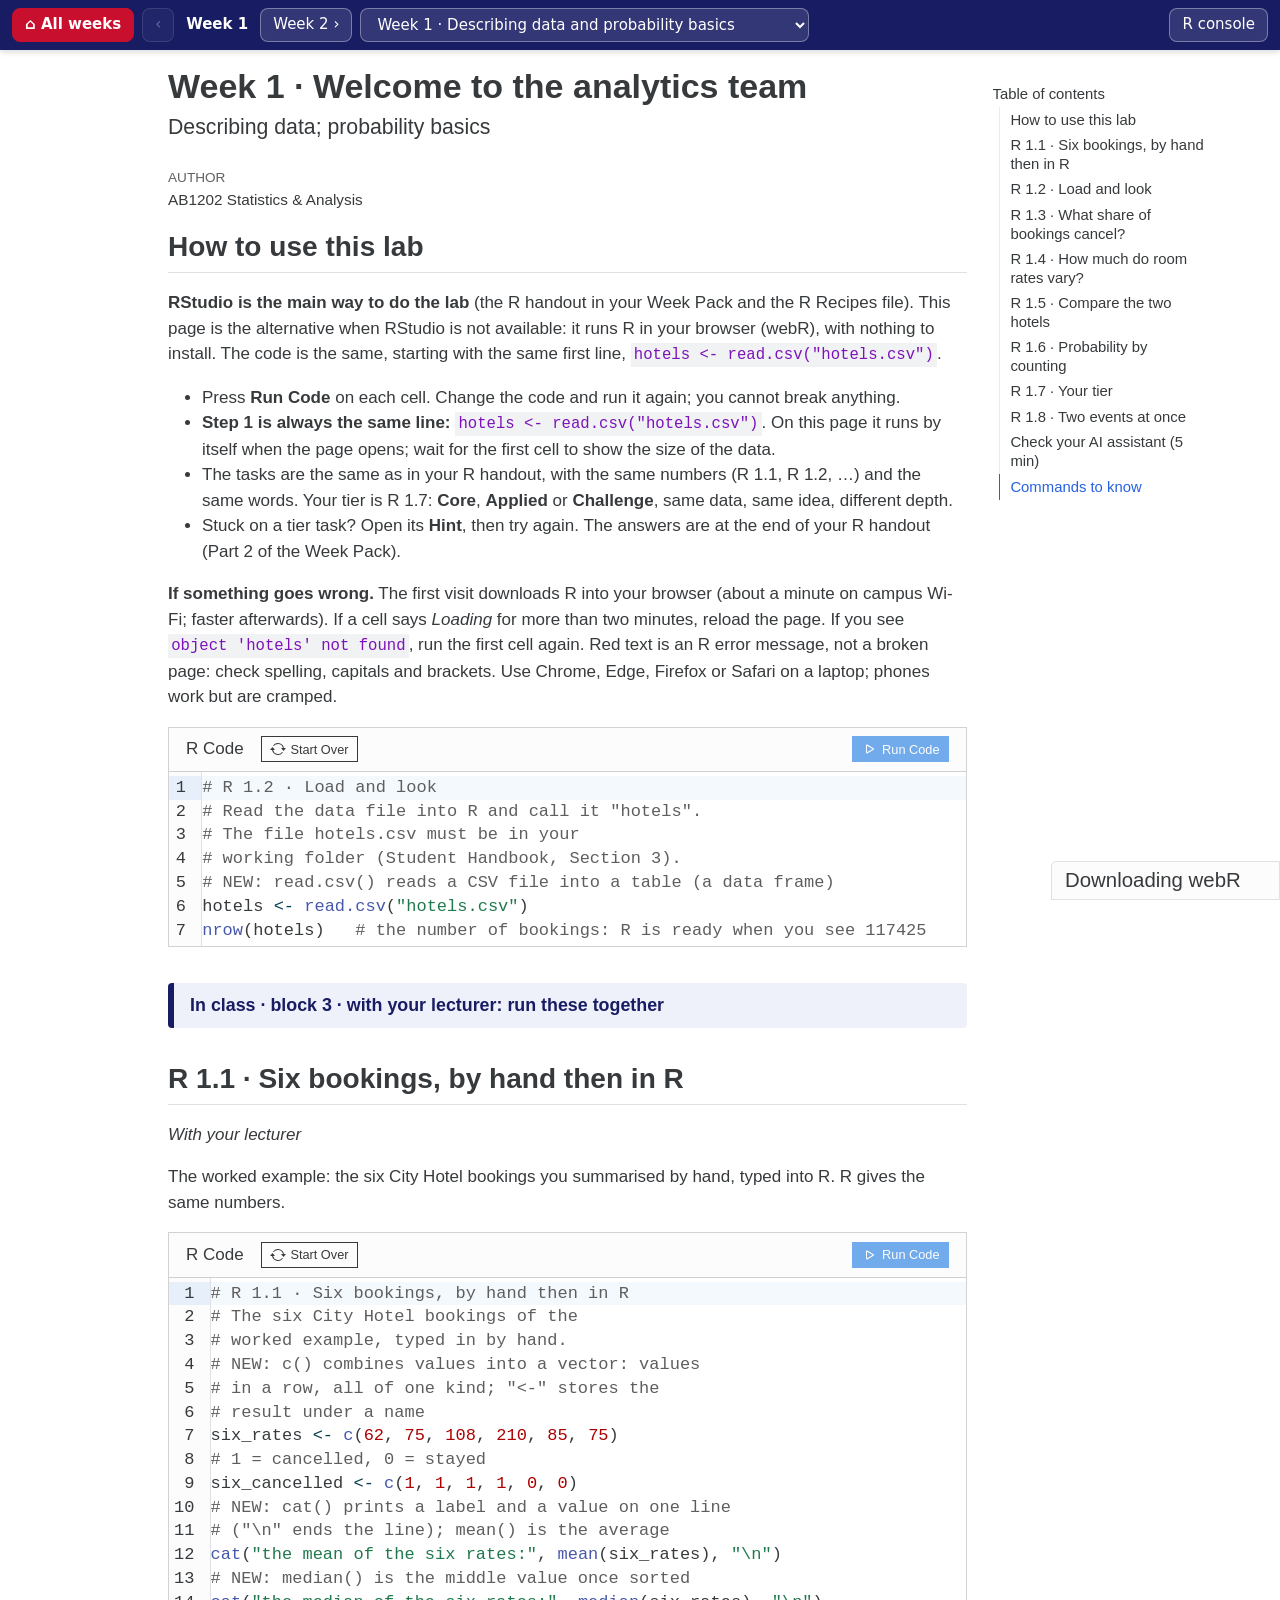
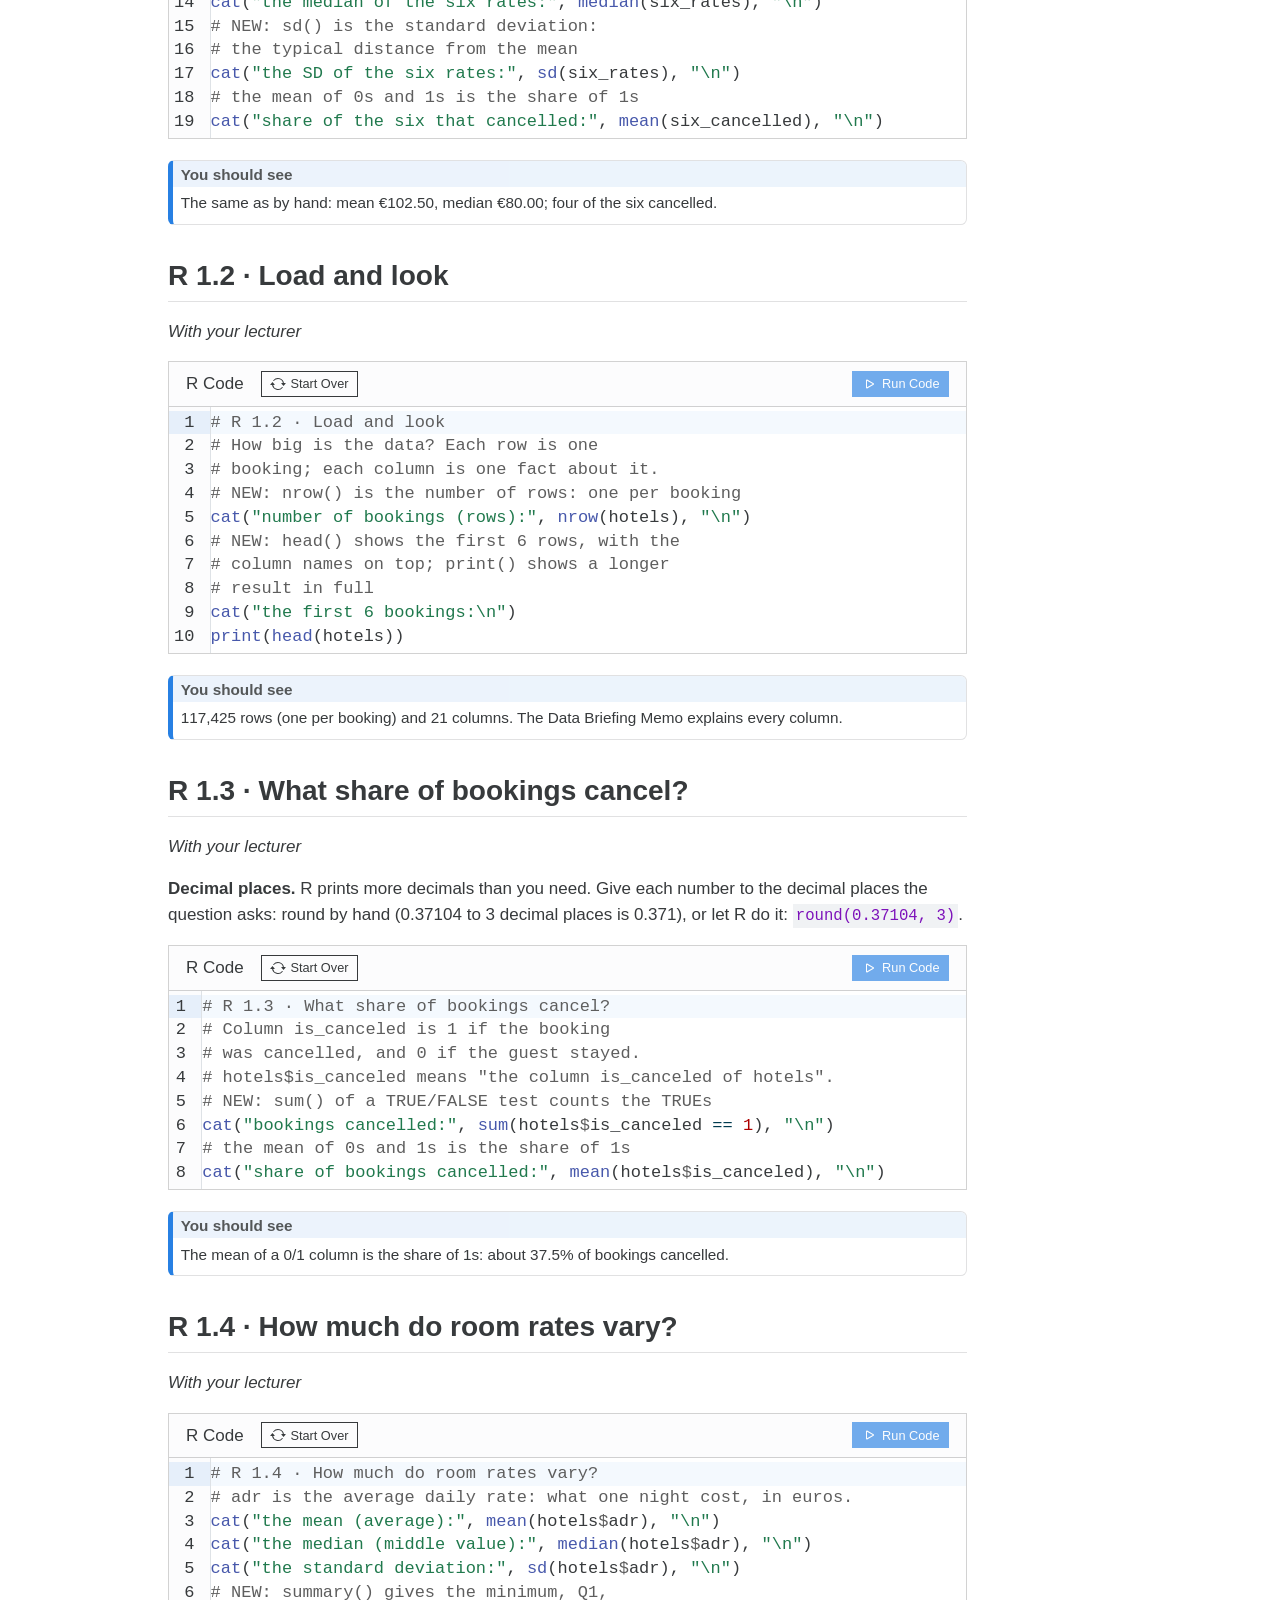
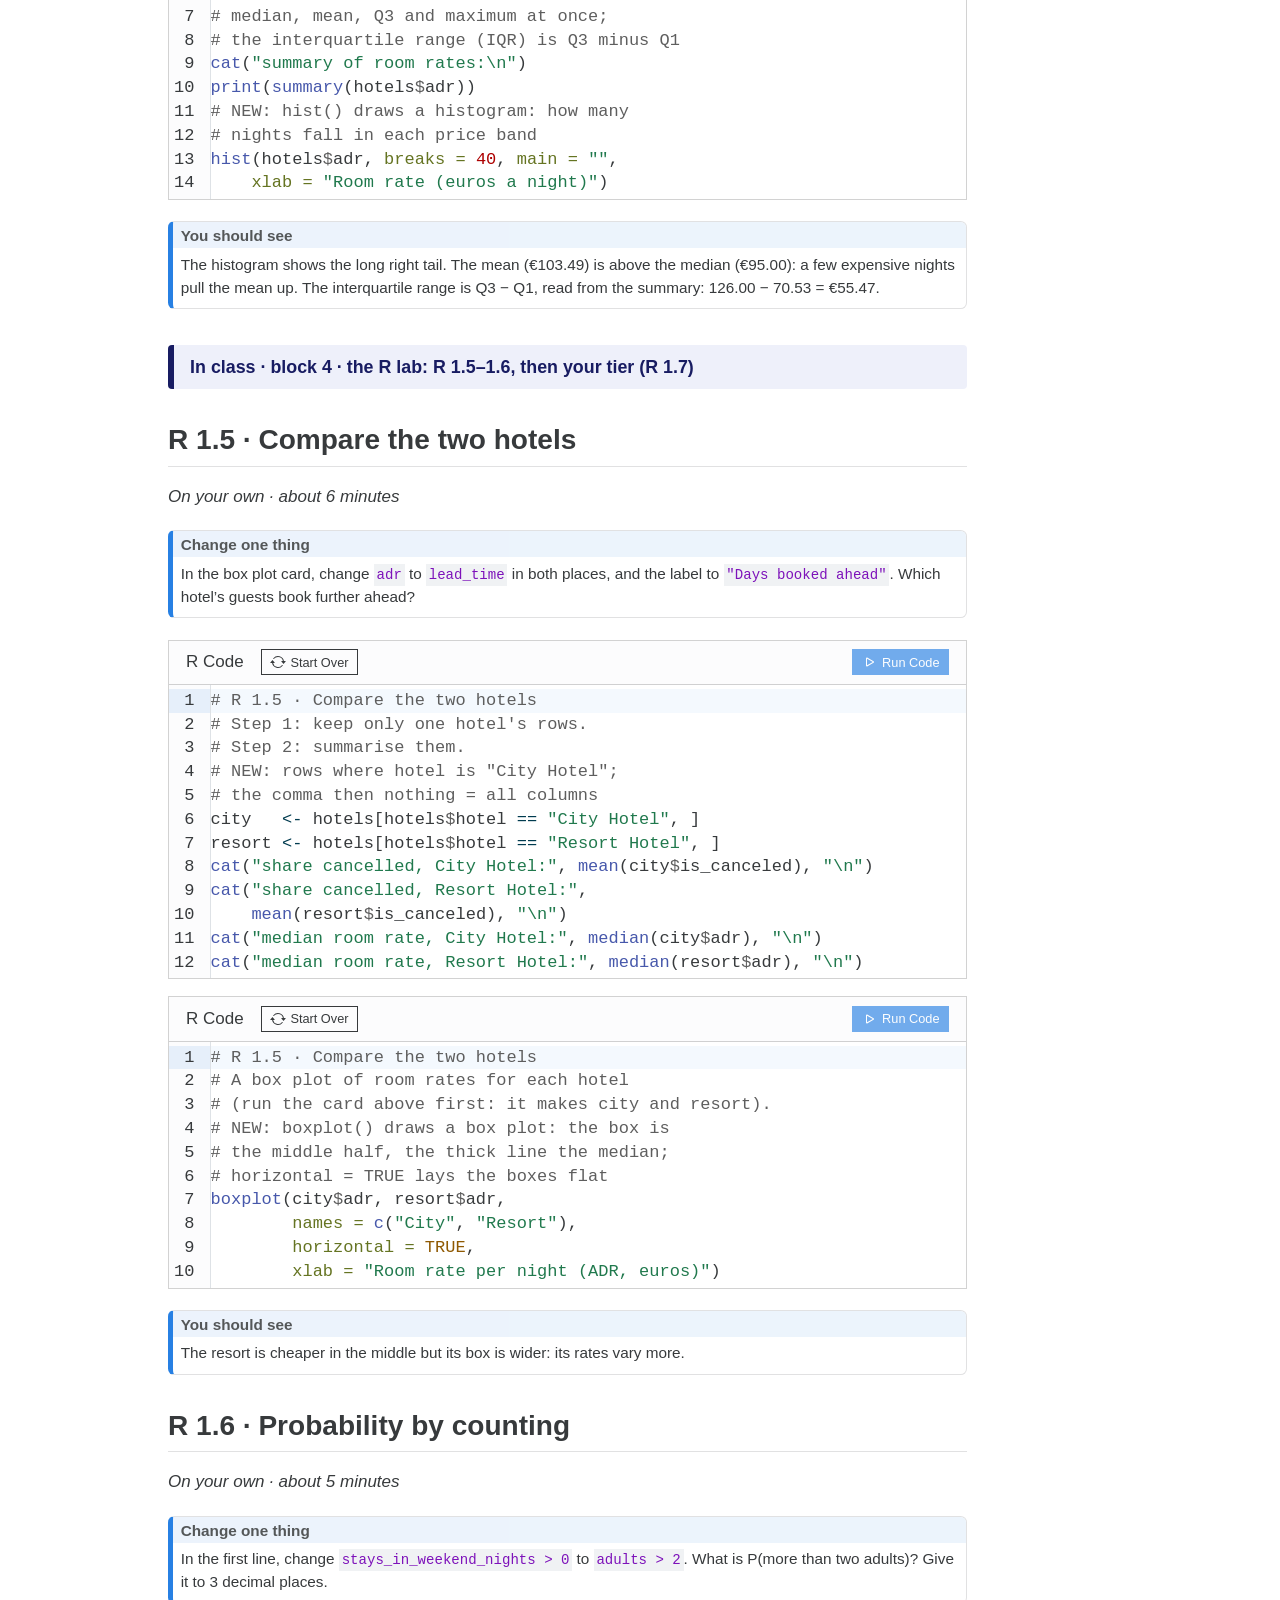
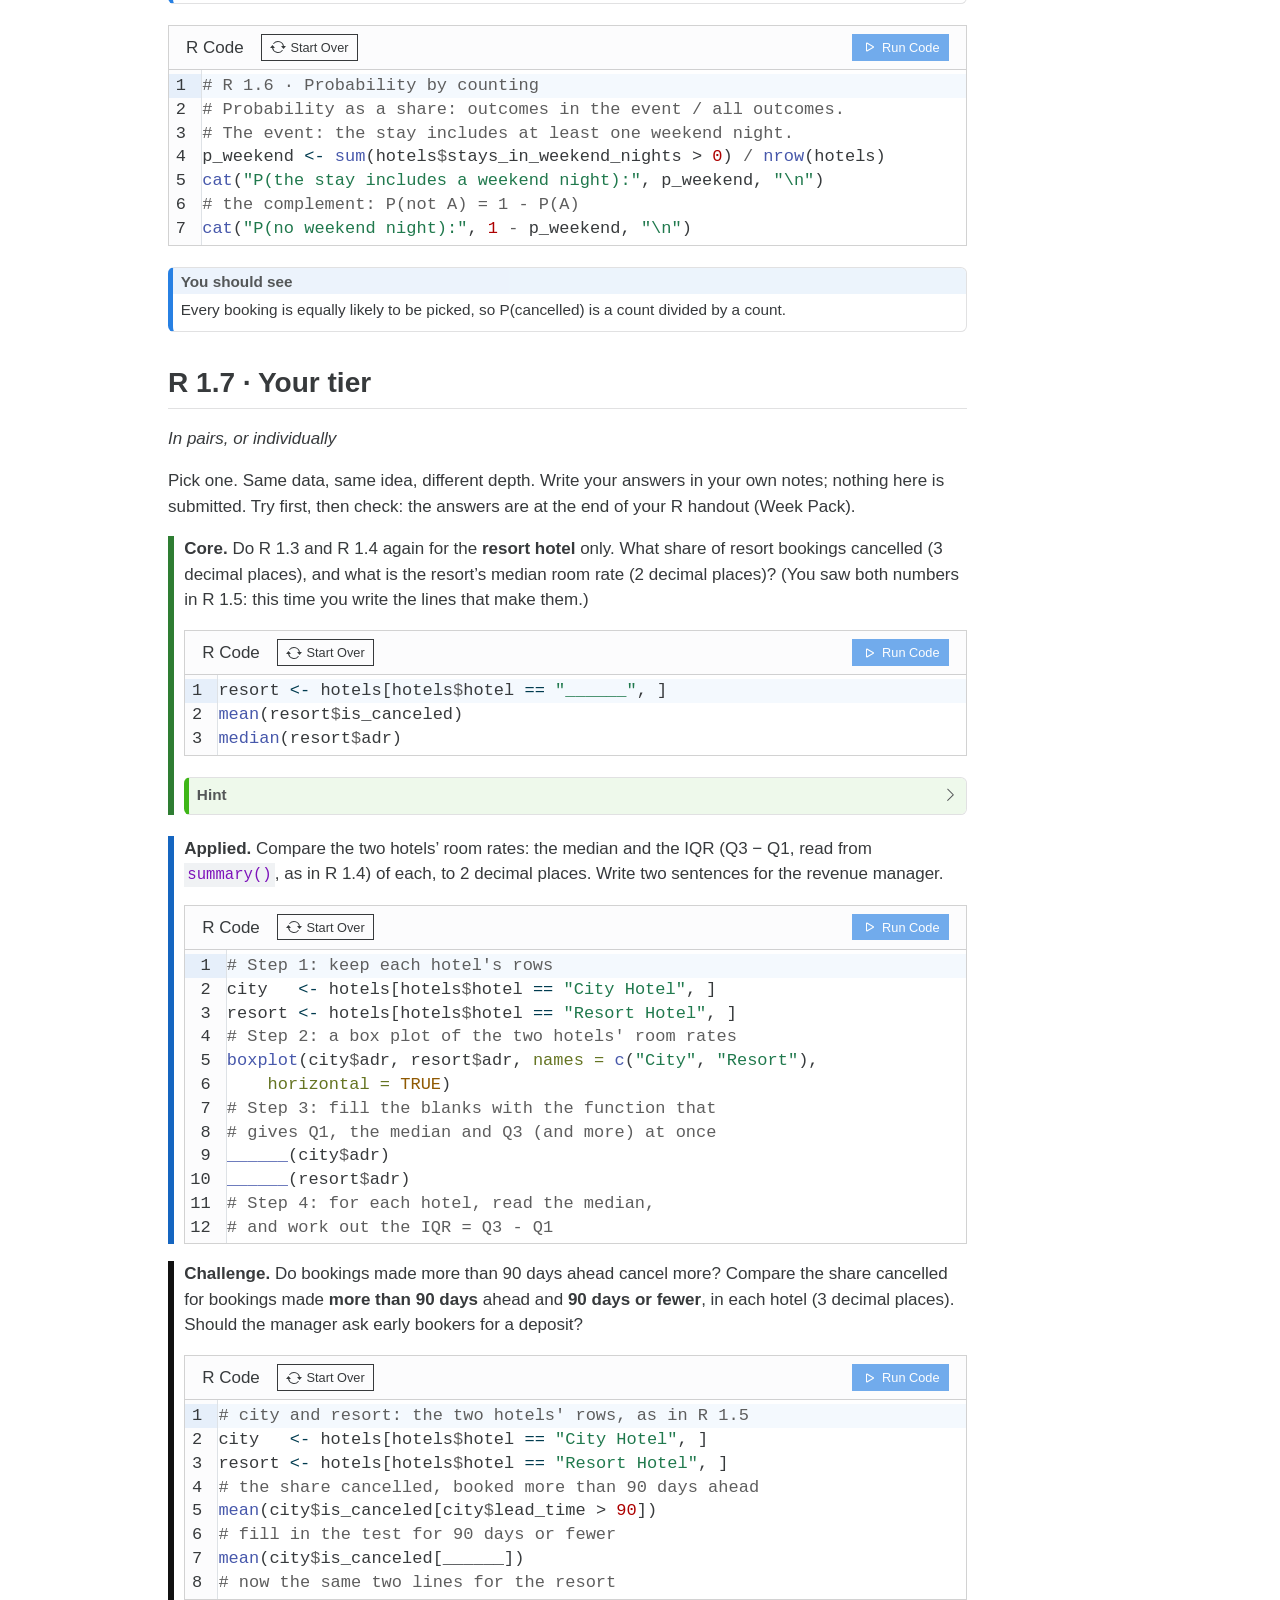
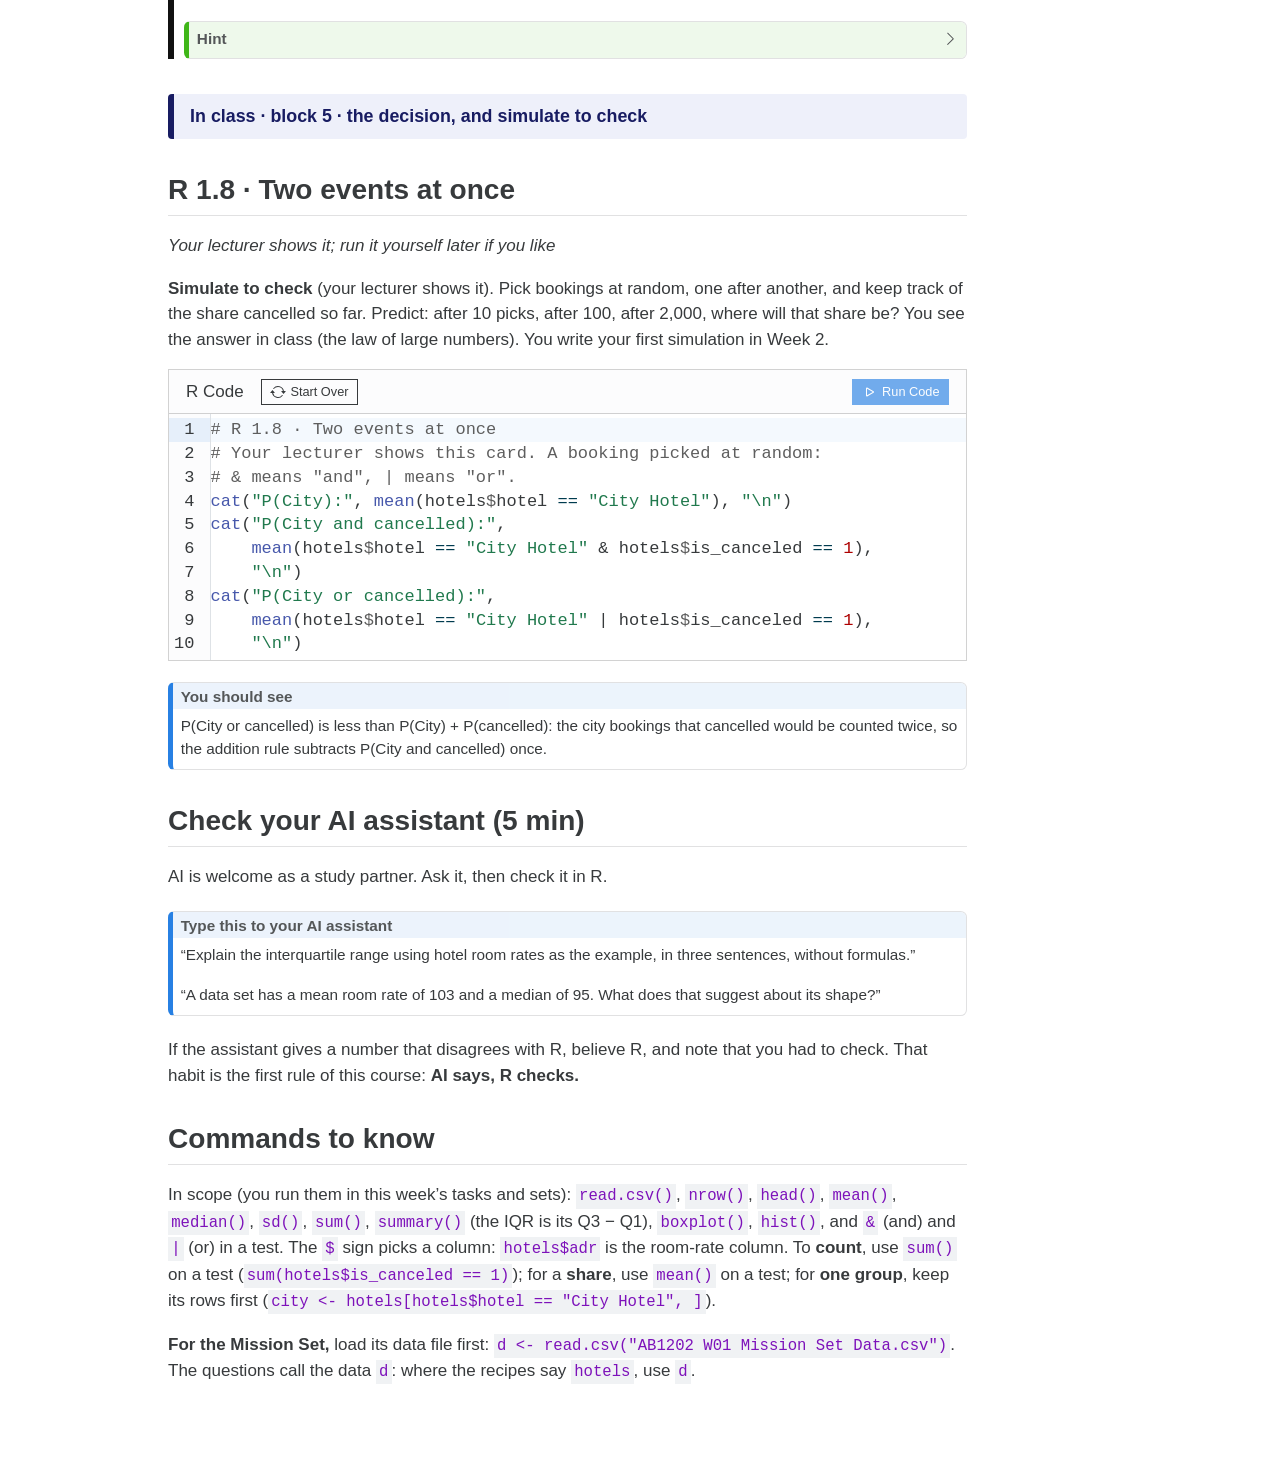
<file: w01/w01.html>
<!DOCTYPE html>
<html xmlns="http://www.w3.org/1999/xhtml" lang="en-GB" xml:lang="en-GB"><head>

<meta charset="utf-8">
<meta name="generator" content="quarto-1.9.38">

<meta name="viewport" content="width=device-width, initial-scale=1.0, user-scalable=yes">

<meta name="author" content="AB1202 Statistics &amp; Analysis">

<title>Week 1 · Welcome to the analytics team</title>
<style>
/* Default styles provided by pandoc.
** See https://pandoc.org/MANUAL.html#variables-for-html for config info.
*/
code{white-space: pre-wrap;}
span.smallcaps{font-variant: small-caps;}
div.columns{display: flex; gap: min(4vw, 1.5em);}
div.column{flex: auto; overflow-x: auto;}
div.hanging-indent{margin-left: 1.5em; text-indent: -1.5em;}
ul.task-list{list-style: none;}
ul.task-list li input[type="checkbox"] {
  width: 0.8em;
  margin: 0 0.8em 0.2em -1em; /* quarto-specific, see https://github.com/quarto-dev/quarto-cli/issues/4556 */ 
  vertical-align: middle;
}
</style>


<script src="w01_files/libs/clipboard/clipboard.min.js"></script>
<script src="w01_files/libs/quarto-html/quarto.js" type="module"></script>
<script src="w01_files/libs/quarto-html/tabsets/tabsets.js" type="module"></script>
<script src="w01_files/libs/quarto-html/popper.min.js"></script>
<script src="w01_files/libs/quarto-html/tippy.umd.min.js"></script>
<script src="w01_files/libs/quarto-html/anchor.min.js"></script>
<link href="w01_files/libs/quarto-html/tippy.css" rel="stylesheet">
<link href="w01_files/libs/quarto-html/quarto-syntax-highlighting-15634bcf2e68342d4ad2dfa704d543f6.css" rel="stylesheet" id="quarto-text-highlighting-styles">
<script src="w01_files/libs/bootstrap/bootstrap.min.js"></script>
<link href="w01_files/libs/bootstrap/bootstrap-icons.css" rel="stylesheet">
<link href="w01_files/libs/bootstrap/bootstrap-99759f1773580fd6d177836f859495f2.min.css" rel="stylesheet" append-hash="true" id="quarto-bootstrap" data-mode="light">
<script src="w01_files/libs/quarto-contrib/live-runtime/live-runtime.js" type="module"></script>
<link href="w01_files/libs/quarto-contrib/live-runtime/live-runtime.css" rel="stylesheet">
<style>
.tier-core { border-left: 6px solid #2e7d32; padding-left: .6em; }
.tier-applied { border-left: 6px solid #1565c0; padding-left: .6em; }
.tier-challenge { border-left: 6px solid #111; padding-left: .6em; }
.block-tag { font-size: .8em; color: #666; text-transform: uppercase; letter-spacing: .06em; }
.big-number { font-size: 1.6em; font-weight: 700; color: #C8102E; }
.quarto-title-meta { display: none; }   /* no stray "AUTHOR" label under the title (review, 23 Nov 2026) */
/* type sizes, as notes.css */
div.sourceCode pre code, pre code, .cell-output pre code { font-size: 13.5px; line-height: 1.45; }
p code, li code, td code { font-size: .92em; }
/* R Lab cells: a long line wraps (indented) instead of needing a sideways scroll (Sam, 25 Nov 2026) */
.cm-editor .cm-content { white-space: pre-wrap !important; word-break: break-word; overflow-wrap: anywhere; flex-shrink: 1 !important; min-width: 0 !important; width: auto !important; }
.cm-editor .cm-line { padding-left: 1.2em !important; text-indent: -1.2em; }
.cm-editor .cm-scroller { overflow-x: hidden !important; }
.phase { margin: 2em 0 .5em; padding: .55em .9em; border-left: 6px solid #181C62; background: #EEF0FA; color: #181C62; font-weight: 700; font-size: 1.05em; line-height: 1.4; border-radius: 4px; }   /* Sam, 26 Nov 2026: larger, sentence case, navy on a pale tint (contrast about 13:1); the words carry the meaning, not the colour */
.phase p { margin: 0; }
</style>
<script type="module" src="w01_files/libs/quarto-ojs/quarto-ojs-runtime.js"></script>
<link href="w01_files/libs/quarto-ojs/quarto-ojs.css" rel="stylesheet">


<style id="rlab-nav-style">
html{scroll-padding-top:64px}
.rlab-nav{position:sticky;top:0;z-index:2000;background:#181C62;color:#fff;display:flex;gap:8px;align-items:center;flex-wrap:wrap;
  padding:8px 12px;font:15px/1.3 system-ui,-apple-system,"Segoe UI",Arial,sans-serif;box-shadow:0 2px 6px rgba(0,0,0,.15)}
.rlab-nav a,.rlab-nav select{color:#fff;background:rgba(255,255,255,.12);border:1px solid rgba(255,255,255,.35);border-radius:8px;
  padding:6px 12px;text-decoration:none;font:inherit}
.rlab-nav a:hover,.rlab-nav a:focus{background:rgba(255,255,255,.25);outline:none}
.rlab-nav a.home{background:#C8102E;border-color:#C8102E;font-weight:600}
.rlab-nav .here{font-weight:600;padding:0 4px}
.rlab-nav .sp{flex:1}
.rlab-nav select{max-width:100%;min-width:0;flex:0 1 auto}
.rlab-nav select option{color:#1d1d1f}
.rlab-nav a.off{opacity:.35;pointer-events:none}
#quarto-margin-sidebar,.sidebar.margin-sidebar{top:64px !important}
@media (max-width:700px){.rlab-nav .label{display:none}.rlab-nav .sp{display:none}.rlab-nav select{order:10;flex:1 1 100%;width:100%}
  .rlab-nav{gap:6px;padding:6px 8px}.rlab-nav a,.rlab-nav select{padding:5px 10px}}
</style></head>

<body class="quarto-light"><nav class="rlab-nav" aria-label="AB1202 R Lab"><a class="home" href="../index.html">⌂ All weeks</a><a class="off">‹</a><span class="here">Week 1</span><a href="../w02/w02.html" title="Week 2"><span class="label">Week 2</span> ›</a><select aria-label="Go to a week" onchange="location.href=this.value"><option value="../w01/w01.html" selected>Week 1 · Describing data and probability basics</option><option value="../w02/w02.html">Week 2 · Conditional probability and Bayes' rule</option><option value="../w03/w03.html">Week 3 · Random variables and distributions</option><option value="../w04/w04.html">Week 4 · Expected values</option><option value="../w05/w05.html">Week 5 · Bivariate distributions and correlation</option><option value="../w06/w06.html">Week 6 · Sampling and the central limit theorem</option><option value="../w07/w07.html">Week 7 · Confidence intervals and sample size</option><option value="../w08/w08.html">Week 8 · Hypothesis testing and error probabilities</option><option value="../w09/w09.html">Week 9 · Testing in practice and practical significance</option><option value="../w10/w10.html">Week 10 · Regression analysis I</option><option value="../w11/w11.html">Week 11 · Regression analysis II and causation</option><option value="../w12/w12.html">Week 12 · Simulation analysis</option></select><span class="sp"></span><a href="../console/index.html">R console</a></nav>

<div id="quarto-content" class="page-columns page-rows-contents page-layout-article">
<div id="quarto-margin-sidebar" class="sidebar margin-sidebar">
  <nav id="TOC" role="doc-toc" class="toc-active">
    <h2 id="toc-title">Table of contents</h2>
   
  <ul class="collapse">
  <li><a href="#how-to-use-this-lab" id="toc-how-to-use-this-lab" class="nav-link active" data-scroll-target="#how-to-use-this-lab">How to use this lab</a></li>
  <li><a href="#r-1.1-six-bookings-by-hand-then-in-r-1" id="toc-r-1.1-six-bookings-by-hand-then-in-r-1" class="nav-link" data-scroll-target="#r-1.1-six-bookings-by-hand-then-in-r-1">R 1.1 · Six bookings, by hand then in R</a></li>
  <li><a href="#r-1.2-load-and-look-1" id="toc-r-1.2-load-and-look-1" class="nav-link" data-scroll-target="#r-1.2-load-and-look-1">R 1.2 · Load and look</a></li>
  <li><a href="#r-1.3-what-share-of-bookings-cancel-1" id="toc-r-1.3-what-share-of-bookings-cancel-1" class="nav-link" data-scroll-target="#r-1.3-what-share-of-bookings-cancel-1">R 1.3 · What share of bookings cancel?</a></li>
  <li><a href="#r-1.4-how-much-do-room-rates-vary-1" id="toc-r-1.4-how-much-do-room-rates-vary-1" class="nav-link" data-scroll-target="#r-1.4-how-much-do-room-rates-vary-1">R 1.4 · How much do room rates vary?</a></li>
  <li><a href="#r-1.5-compare-the-two-hotels" id="toc-r-1.5-compare-the-two-hotels" class="nav-link" data-scroll-target="#r-1.5-compare-the-two-hotels">R 1.5 · Compare the two hotels</a></li>
  <li><a href="#r-1.6-probability-by-counting" id="toc-r-1.6-probability-by-counting" class="nav-link" data-scroll-target="#r-1.6-probability-by-counting">R 1.6 · Probability by counting</a></li>
  <li><a href="#r-1.7-your-tier-1" id="toc-r-1.7-your-tier-1" class="nav-link" data-scroll-target="#r-1.7-your-tier-1">R 1.7 · Your tier</a></li>
  <li><a href="#r-1.8-two-events-at-once-1" id="toc-r-1.8-two-events-at-once-1" class="nav-link" data-scroll-target="#r-1.8-two-events-at-once-1">R 1.8 · Two events at once</a></li>
  <li><a href="#check-your-ai-assistant-5-min" id="toc-check-your-ai-assistant-5-min" class="nav-link" data-scroll-target="#check-your-ai-assistant-5-min">Check your AI assistant (5 min)</a></li>
  <li><a href="#commands-to-know" id="toc-commands-to-know" class="nav-link" data-scroll-target="#commands-to-know">Commands to know</a></li>
  </ul>
</nav>
</div>
<main class="content" id="quarto-document-content">

<header id="title-block-header" class="quarto-title-block default">
<div class="quarto-title">
<h1 class="title">Week 1 · Welcome to the analytics team</h1>
<p class="subtitle lead">Describing data; probability basics</p>
</div>



<div class="quarto-title-meta">

    <div>
    <div class="quarto-title-meta-heading">Author</div>
    <div class="quarto-title-meta-contents">
             <p>AB1202 Statistics &amp; Analysis </p>
          </div>
  </div>
    
  
    
  </div>
  


</header>


<section id="how-to-use-this-lab" class="level2">
<h2 class="anchored" data-anchor-id="how-to-use-this-lab">How to use this lab</h2>
<p><strong>RStudio is the main way to do the lab</strong> (the R handout in your Week Pack and the R Recipes file). This page is the alternative when RStudio is not available: it runs R in your browser (webR), with nothing to install. The code is the same, starting with the same first line, <code>hotels &lt;- read.csv("hotels.csv")</code>.</p>
<ul>
<li>Press <strong>Run Code</strong> on each cell. Change the code and run it again; you cannot break anything.</li>
<li><strong>Step 1 is always the same line:</strong> <code>hotels &lt;- read.csv("hotels.csv")</code>. On this page it runs by itself when the page opens; wait for the first cell to show the size of the data.</li>
<li>The tasks are the same as in your R handout, with the same numbers (R 1.1, R 1.2, …) and the same words. Your tier is R 1.7: <strong>Core</strong>, <strong>Applied</strong> or <strong>Challenge</strong>, same data, same idea, different depth.</li>
<li>Stuck on a tier task? Open its <strong>Hint</strong>, then try again. The answers are at the end of your R handout (Part 2 of the Week Pack).</li>
</ul>
<p><strong>If something goes wrong.</strong> The first visit downloads R into your browser (about a minute on campus Wi-Fi; faster afterwards). If a cell says <em>Loading</em> for more than two minutes, reload the page. If you see <code>object 'hotels' not found</code>, run the first cell again. Red text is an R error message, not a broken page: check spelling, capitals and brackets. Use Chrome, Edge, Firefox or Safari on a laptop; phones work but are cramped.</p>
<div>
<div id="webr-1" class="exercise-cell">

</div>
<script type="webr-1-contents">
[base64]
</script>
</div>
<div>
<div id="webr-2" class="exercise-cell">

</div>
<script type="webr-2-contents">
[base64]
</script>
</div>
<div class="phase">
<p>In class · block 3 · with your lecturer: run these together</p>
</div>
</section>
<section id="r-1.1-six-bookings-by-hand-then-in-r-1" class="level2">
<h2 class="anchored" data-anchor-id="r-1.1-six-bookings-by-hand-then-in-r-1">R 1.1 · Six bookings, by hand then in R</h2>
<p><em>With your lecturer</em></p>
<p>The worked example: the six City Hotel bookings you summarised by hand, typed into R. R gives the same numbers.</p>
<div>
<div id="webr-3" class="exercise-cell">

</div>
<script type="webr-3-contents">
[base64]
</script>
</div>
<div class="callout callout-style-default callout-note no-icon callout-titled" title="You should see">
<div class="callout-header d-flex align-content-center">
<div class="callout-icon-container">
<i class="callout-icon no-icon"></i>
</div>
<div class="callout-title-container flex-fill">
<span class="screen-reader-only">Note</span>You should see
</div>
</div>
<div class="callout-body-container callout-body">
<p>The same as by hand: mean €102.50, median €80.00; four of the six cancelled.</p>
</div>
</div>
</section>
<section id="r-1.2-load-and-look-1" class="level2">
<h2 class="anchored" data-anchor-id="r-1.2-load-and-look-1">R 1.2 · Load and look</h2>
<p><em>With your lecturer</em></p>
<div>
<div id="webr-4" class="exercise-cell">

</div>
<script type="webr-4-contents">
eyJhdHRyIjp7ImVkaXQiOnRydWUsImV2YWwiOnRydWV9LCJjb2RlIjoiIyBSIDEuMiDCtyBMb2FkIGFuZCBsb29rXG4jIEhvdyBiaWcgaXMgdGhlIGRhdGE/[base64]
</script>
</div>
<div class="callout callout-style-default callout-note no-icon callout-titled" title="You should see">
<div class="callout-header d-flex align-content-center">
<div class="callout-icon-container">
<i class="callout-icon no-icon"></i>
</div>
<div class="callout-title-container flex-fill">
<span class="screen-reader-only">Note</span>You should see
</div>
</div>
<div class="callout-body-container callout-body">
<p>117,425 rows (one per booking) and 21 columns. The Data Briefing Memo explains every column.</p>
</div>
</div>
</section>
<section id="r-1.3-what-share-of-bookings-cancel-1" class="level2">
<h2 class="anchored" data-anchor-id="r-1.3-what-share-of-bookings-cancel-1">R 1.3 · What share of bookings cancel?</h2>
<p><em>With your lecturer</em></p>
<p><strong>Decimal places.</strong> R prints more decimals than you need. Give each number to the decimal places the question asks: round by hand (0.37104 to 3 decimal places is 0.371), or let R do it: <code>round(0.37104, 3)</code>.</p>
<div>
<div id="webr-5" class="exercise-cell">

</div>
<script type="webr-5-contents">
[base64]
</script>
</div>
<div class="callout callout-style-default callout-note no-icon callout-titled" title="You should see">
<div class="callout-header d-flex align-content-center">
<div class="callout-icon-container">
<i class="callout-icon no-icon"></i>
</div>
<div class="callout-title-container flex-fill">
<span class="screen-reader-only">Note</span>You should see
</div>
</div>
<div class="callout-body-container callout-body">
<p>The mean of a 0/1 column is the share of 1s: about 37.5% of bookings cancelled.</p>
</div>
</div>
</section>
<section id="r-1.4-how-much-do-room-rates-vary-1" class="level2">
<h2 class="anchored" data-anchor-id="r-1.4-how-much-do-room-rates-vary-1">R 1.4 · How much do room rates vary?</h2>
<p><em>With your lecturer</em></p>
<div>
<div id="webr-6" class="exercise-cell">

</div>
<script type="webr-6-contents">
eyJhdHRyIjp7ImVkaXQiOnRydWUsImV2YWwiOnRydWV9LCJjb2RlIjoiIyBSIDEuNCDCtyBIb3cgbXVjaCBkbyByb29tIHJhdGVzIHZhcnk/[base64]
</script>
</div>
<div class="callout callout-style-default callout-note no-icon callout-titled" title="You should see">
<div class="callout-header d-flex align-content-center">
<div class="callout-icon-container">
<i class="callout-icon no-icon"></i>
</div>
<div class="callout-title-container flex-fill">
<span class="screen-reader-only">Note</span>You should see
</div>
</div>
<div class="callout-body-container callout-body">
<p>The histogram shows the long right tail. The mean (€103.49) is above the median (€95.00): a few expensive nights pull the mean up. The interquartile range is Q3 − Q1, read from the summary: 126.00 − 70.53 = €55.47.</p>
</div>
</div>
<div class="phase">
<p>In class · block 4 · the R lab: R 1.5–1.6, then your tier (R 1.7)</p>
</div>
</section>
<section id="r-1.5-compare-the-two-hotels" class="level2">
<h2 class="anchored" data-anchor-id="r-1.5-compare-the-two-hotels">R 1.5 · Compare the two hotels</h2>
<p><em>On your own · about 6 minutes</em></p>
<div class="callout callout-style-default callout-note no-icon callout-titled" title="Change one thing">
<div class="callout-header d-flex align-content-center">
<div class="callout-icon-container">
<i class="callout-icon no-icon"></i>
</div>
<div class="callout-title-container flex-fill">
<span class="screen-reader-only">Note</span>Change one thing
</div>
</div>
<div class="callout-body-container callout-body">
<p>In the box plot card, change <code>adr</code> to <code>lead_time</code> in both places, and the label to <code>"Days booked ahead"</code>. Which hotel’s guests book further ahead?</p>
</div>
</div>
<div>
<div id="webr-7" class="exercise-cell">

</div>
<script type="webr-7-contents">
[base64]
</script>
</div>
<div>
<div id="webr-8" class="exercise-cell">

</div>
<script type="webr-8-contents">
[base64]
</script>
</div>
<div class="callout callout-style-default callout-note no-icon callout-titled" title="You should see">
<div class="callout-header d-flex align-content-center">
<div class="callout-icon-container">
<i class="callout-icon no-icon"></i>
</div>
<div class="callout-title-container flex-fill">
<span class="screen-reader-only">Note</span>You should see
</div>
</div>
<div class="callout-body-container callout-body">
<p>The resort is cheaper in the middle but its box is wider: its rates vary more.</p>
</div>
</div>
</section>
<section id="r-1.6-probability-by-counting" class="level2">
<h2 class="anchored" data-anchor-id="r-1.6-probability-by-counting">R 1.6 · Probability by counting</h2>
<p><em>On your own · about 5 minutes</em></p>
<div class="callout callout-style-default callout-note no-icon callout-titled" title="Change one thing">
<div class="callout-header d-flex align-content-center">
<div class="callout-icon-container">
<i class="callout-icon no-icon"></i>
</div>
<div class="callout-title-container flex-fill">
<span class="screen-reader-only">Note</span>Change one thing
</div>
</div>
<div class="callout-body-container callout-body">
<p>In the first line, change <code>stays_in_weekend_nights &gt; 0</code> to <code>adults &gt; 2</code>. What is P(more than two adults)? Give it to 3 decimal places.</p>
</div>
</div>
<div>
<div id="webr-9" class="exercise-cell">

</div>
<script type="webr-9-contents">
[base64]
</script>
</div>
<div class="callout callout-style-default callout-note no-icon callout-titled" title="You should see">
<div class="callout-header d-flex align-content-center">
<div class="callout-icon-container">
<i class="callout-icon no-icon"></i>
</div>
<div class="callout-title-container flex-fill">
<span class="screen-reader-only">Note</span>You should see
</div>
</div>
<div class="callout-body-container callout-body">
<p>Every booking is equally likely to be picked, so P(cancelled) is a count divided by a count.</p>
</div>
</div>
</section>
<section id="r-1.7-your-tier-1" class="level2">
<h2 class="anchored" data-anchor-id="r-1.7-your-tier-1">R 1.7 · Your tier</h2>
<p><em>In pairs, or individually</em></p>
<p>Pick one. Same data, same idea, different depth. Write your answers in your own notes; nothing here is submitted. Try first, then check: the answers are at the end of your R handout (Week Pack).</p>
<div class="tier-core">
<p><strong>Core.</strong> Do R 1.3 and R 1.4 again for the <strong>resort hotel</strong> only. What share of resort bookings cancelled (3 decimal places), and what is the resort’s median room rate (2 decimal places)? (You saw both numbers in R 1.5: this time you write the lines that make them.)</p>
<div>
<div id="webr-10" class="exercise-cell">

</div>
<script type="webr-10-contents">
eyJhdHRyIjp7ImVkaXQiOnRydWUsImV2YWwiOnRydWV9LCJjb2RlIjoicmVzb3J0IDwtIGhvdGVsc1tob3RlbHMkaG90ZWwgPT0gXCJfX19fX19cIiwgXVxubWVhbihyZXNvcnQkaXNfY2FuY2VsZWQpXG5tZWRpYW4ocmVzb3J0JGFkcikifQ==
</script>
</div>
<div class="callout callout-style-default callout-tip no-icon callout-titled" title="Hint">
<div class="callout-header d-flex align-content-center collapsed" data-bs-toggle="collapse" data-bs-target=".callout-9-contents" aria-controls="callout-9" aria-expanded="false" aria-label="Toggle callout">
<div class="callout-icon-container">
<i class="callout-icon no-icon"></i>
</div>
<div class="callout-title-container flex-fill">
<span class="screen-reader-only">Tip</span>Hint
</div>
<div class="callout-btn-toggle d-inline-block border-0 py-1 ps-1 pe-0 float-end"><i class="callout-toggle"></i></div>
</div>
<div id="callout-9" class="callout-9-contents callout-collapse collapse">
<div class="callout-body-container callout-body">
<p>keep only the resort’s rows first, as R 1.5 does for the city, then use <code>resort$</code> instead of <code>hotels$</code>.</p>
</div>
</div>
</div>
</div>
<div class="tier-applied">
<p><strong>Applied.</strong> Compare the two hotels’ room rates: the median and the IQR (Q3 − Q1, read from <code>summary()</code>, as in R 1.4) of each, to 2 decimal places. Write two sentences for the revenue manager.</p>
<div>
<div id="webr-11" class="exercise-cell">

</div>
<script type="webr-11-contents">
[base64]
</script>
</div>
</div>
<div class="tier-challenge">
<p><strong>Challenge.</strong> Do bookings made more than 90 days ahead cancel more? Compare the share cancelled for bookings made <strong>more than 90 days</strong> ahead and <strong>90 days or fewer</strong>, in each hotel (3 decimal places). Should the manager ask early bookers for a deposit?</p>
<div>
<div id="webr-12" class="exercise-cell">

</div>
<script type="webr-12-contents">
[base64]
</script>
</div>
<div class="callout callout-style-default callout-tip no-icon callout-titled" title="Hint">
<div class="callout-header d-flex align-content-center collapsed" data-bs-toggle="collapse" data-bs-target=".callout-10-contents" aria-controls="callout-10" aria-expanded="false" aria-label="Toggle callout">
<div class="callout-icon-container">
<i class="callout-icon no-icon"></i>
</div>
<div class="callout-title-container flex-fill">
<span class="screen-reader-only">Tip</span>Hint
</div>
<div class="callout-btn-toggle d-inline-block border-0 py-1 ps-1 pe-0 float-end"><i class="callout-toggle"></i></div>
</div>
<div id="callout-10" class="callout-10-contents callout-collapse collapse">
<div class="callout-body-container callout-body">
<p><code>city$lead_time &gt; 90</code> is TRUE for the city bookings made more than 90 days ahead; put it inside <code>[ ]</code> to keep only those values (as in R 1.5, but for one column).</p>
</div>
</div>
</div>
</div>
<div class="phase">
<p>In class · block 5 · the decision, and simulate to check</p>
</div>
</section>
<section id="r-1.8-two-events-at-once-1" class="level2">
<h2 class="anchored" data-anchor-id="r-1.8-two-events-at-once-1">R 1.8 · Two events at once</h2>
<p><em>Your lecturer shows it; run it yourself later if you like</em></p>
<p><strong>Simulate to check</strong> (your lecturer shows it). Pick bookings at random, one after another, and keep track of the share cancelled so far. Predict: after 10 picks, after 100, after 2,000, where will that share be? You see the answer in class (the law of large numbers). You write your first simulation in Week 2.</p>
<div>
<div id="webr-13" class="exercise-cell">

</div>
<script type="webr-13-contents">
[base64]
</script>
</div>
<div class="callout callout-style-default callout-note no-icon callout-titled" title="You should see">
<div class="callout-header d-flex align-content-center">
<div class="callout-icon-container">
<i class="callout-icon no-icon"></i>
</div>
<div class="callout-title-container flex-fill">
<span class="screen-reader-only">Note</span>You should see
</div>
</div>
<div class="callout-body-container callout-body">
<p>P(City or cancelled) is less than P(City) + P(cancelled): the city bookings that cancelled would be counted twice, so the addition rule subtracts P(City and cancelled) once.</p>
</div>
</div>
</section>
<section id="check-your-ai-assistant-5-min" class="level2">
<h2 class="anchored" data-anchor-id="check-your-ai-assistant-5-min">Check your AI assistant (5 min)</h2>
<p>AI is welcome as a study partner. Ask it, then check it in R.</p>
<div class="callout callout-style-default callout-note no-icon callout-titled" title="Type this to your AI assistant">
<div class="callout-header d-flex align-content-center">
<div class="callout-icon-container">
<i class="callout-icon no-icon"></i>
</div>
<div class="callout-title-container flex-fill">
<span class="screen-reader-only">Note</span>Type this to your AI assistant
</div>
</div>
<div class="callout-body-container callout-body">
<p>“Explain the interquartile range using hotel room rates as the example, in three sentences, without formulas.”</p>
<p>“A data set has a mean room rate of 103 and a median of 95. What does that suggest about its shape?”</p>
</div>
</div>
<p>If the assistant gives a number that disagrees with R, believe R, and note that you had to check. That habit is the first rule of this course: <strong>AI says, R checks.</strong></p>
</section>
<section id="commands-to-know" class="level2">
<h2 class="anchored" data-anchor-id="commands-to-know">Commands to know</h2>
<p>In scope (you run them in this week’s tasks and sets): <code>read.csv()</code>, <code>nrow()</code>, <code>head()</code>, <code>mean()</code>, <code>median()</code>, <code>sd()</code>, <code>sum()</code>, <code>summary()</code> (the IQR is its Q3 − Q1), <code>boxplot()</code>, <code>hist()</code>, and <code>&amp;</code> (and) and <code>|</code> (or) in a test. The <code>$</code> sign picks a column: <code>hotels$adr</code> is the room-rate column. To <strong>count</strong>, use <code>sum()</code> on a test (<code>sum(hotels$is_canceled == 1)</code>); for a <strong>share</strong>, use <code>mean()</code> on a test; for <strong>one group</strong>, keep its rows first (<code>city &lt;- hotels[hotels$hotel == "City Hotel", ]</code>).</p>
<p><strong>For the Mission Set,</strong> load its data file first: <code>d &lt;- read.csv("AB1202 W01 Mission Set Data.csv")</code>. The questions call the data <code>d</code>: where the recipes say <code>hotels</code>, use <code>d</code>.</p>
<script type="webr-data">
eyJvcHRpb25zIjp7ImJhc2VVcmwiOiIuLi93ZWJyLyJ9LCJwYWNrYWdlcyI6eyJwa2dzIjpbImV2YWx1YXRlIiwia25pdHIiLCJodG1sdG9vbHMiXSwicmVwb3MiOlsiLi4vd2Vici1yZXBvIl19LCJyZW5kZXJfZGYiOiJkZWZhdWx0In0=
</script>
<script type="ojs-module-contents">
[base64]
</script>
<div id="exercise-loading-indicator" class="exercise-loading-indicator d-none d-flex align-items-center gap-2">
<div id="exercise-loading-status" class="d-flex gap-2">

</div>
<div class="spinner-grow spinner-grow-sm">

</div>
</div>
<script type="vfs-file">
WyJob3RlbHMuY3N2Lmd6Il0=
</script>
</section>

</main>
<!-- /main column -->
<script type="ojs-module-contents">
eyJjb250ZW50cyI6W119
</script>
<script type="module">
if (window.location.protocol === "file:") { alert("The OJS runtime does not work with file:// URLs. Please use a web server to view this document."); }
window._ojs.paths.runtimeToDoc = "../../..";
window._ojs.paths.runtimeToRoot = "../../../..";
window._ojs.paths.docToRoot = "..";
window._ojs.selfContained = false;
window._ojs.runtime.interpretFromScriptTags();
</script>
<script id="quarto-html-after-body" type="application/javascript">
  window.document.addEventListener("DOMContentLoaded", function (event) {
    const icon = "";
    const anchorJS = new window.AnchorJS();
    anchorJS.options = {
      placement: 'right',
      icon: icon
    };
    anchorJS.add('.anchored');
    const isCodeAnnotation = (el) => {
      for (const clz of el.classList) {
        if (clz.startsWith('code-annotation-')) {                     
          return true;
        }
      }
      return false;
    }
    const onCopySuccess = function(e) {
      // button target
      const button = e.trigger;
      // don't keep focus
      button.blur();
      // flash "checked"
      button.classList.add('code-copy-button-checked');
      var currentTitle = button.getAttribute("title");
      button.setAttribute("title", "Copied!");
      let tooltip;
      if (window.bootstrap) {
        button.setAttribute("data-bs-toggle", "tooltip");
        button.setAttribute("data-bs-placement", "left");
        button.setAttribute("data-bs-title", "Copied!");
        tooltip = new bootstrap.Tooltip(button, 
          { trigger: "manual", 
            customClass: "code-copy-button-tooltip",
            offset: [0, -8]});
        tooltip.show();    
      }
      setTimeout(function() {
        if (tooltip) {
          tooltip.hide();
          button.removeAttribute("data-bs-title");
          button.removeAttribute("data-bs-toggle");
          button.removeAttribute("data-bs-placement");
        }
        button.setAttribute("title", currentTitle);
        button.classList.remove('code-copy-button-checked');
      }, 1000);
      // clear code selection
      e.clearSelection();
    }
    const getTextToCopy = function(trigger) {
      const outerScaffold = trigger.parentElement.cloneNode(true);
      const codeEl = outerScaffold.querySelector('code');
      for (const childEl of codeEl.children) {
        if (isCodeAnnotation(childEl)) {
          childEl.remove();
        }
      }
      return codeEl.innerText;
    }
    const clipboard = new window.ClipboardJS('.code-copy-button:not([data-in-quarto-modal])', {
      text: getTextToCopy
    });
    clipboard.on('success', onCopySuccess);
    if (window.document.getElementById('quarto-embedded-source-code-modal')) {
      const clipboardModal = new window.ClipboardJS('.code-copy-button[data-in-quarto-modal]', {
        text: getTextToCopy,
        container: window.document.getElementById('quarto-embedded-source-code-modal')
      });
      clipboardModal.on('success', onCopySuccess);
    }
      var localhostRegex = new RegExp(/^(?:http|https):\/\/localhost\:?[0-9]*\//);
      var mailtoRegex = new RegExp(/^mailto:/);
        var filterRegex = new RegExp('/' + window.location.host + '/');
      var isInternal = (href) => {
          return filterRegex.test(href) || localhostRegex.test(href) || mailtoRegex.test(href);
      }
      // Inspect non-navigation links and adorn them if external
     var links = window.document.querySelectorAll('a[href]:not(.nav-link):not(.navbar-brand):not(.toc-action):not(.sidebar-link):not(.sidebar-item-toggle):not(.pagination-link):not(.no-external):not([aria-hidden]):not(.dropdown-item):not(.quarto-navigation-tool):not(.about-link)');
      for (var i=0; i<links.length; i++) {
        const link = links[i];
        if (!isInternal(link.href)) {
          // undo the damage that might have been done by quarto-nav.js in the case of
          // links that we want to consider external
          if (link.dataset.originalHref !== undefined) {
            link.href = link.dataset.originalHref;
          }
        }
      }
    function tippyHover(el, contentFn, onTriggerFn, onUntriggerFn) {
      const config = {
        allowHTML: true,
        maxWidth: 500,
        delay: 100,
        arrow: false,
        appendTo: function(el) {
            return el.parentElement;
        },
        interactive: true,
        interactiveBorder: 10,
        theme: 'quarto',
        placement: 'bottom-start',
      };
      if (contentFn) {
        config.content = contentFn;
      }
      if (onTriggerFn) {
        config.onTrigger = onTriggerFn;
      }
      if (onUntriggerFn) {
        config.onUntrigger = onUntriggerFn;
      }
      window.tippy(el, config); 
    }
    const noterefs = window.document.querySelectorAll('a[role="doc-noteref"]');
    for (var i=0; i<noterefs.length; i++) {
      const ref = noterefs[i];
      tippyHover(ref, function() {
        // use id or data attribute instead here
        let href = ref.getAttribute('data-footnote-href') || ref.getAttribute('href');
        try { href = new URL(href).hash; } catch {}
        const id = href.replace(/^#\/?/, "");
        const note = window.document.getElementById(id);
        if (note) {
          return note.innerHTML;
        } else {
          return "";
        }
      });
    }
    const xrefs = window.document.querySelectorAll('a.quarto-xref');
    const processXRef = (id, note) => {
      // Strip column container classes
      const stripColumnClz = (el) => {
        el.classList.remove("page-full", "page-columns");
        if (el.children) {
          for (const child of el.children) {
            stripColumnClz(child);
          }
        }
      }
      stripColumnClz(note)
      if (id === null || id.startsWith('sec-')) {
        // Special case sections, only their first couple elements
        const container = document.createElement("div");
        if (note.children && note.children.length > 2) {
          container.appendChild(note.children[0].cloneNode(true));
          for (let i = 1; i < note.children.length; i++) {
            const child = note.children[i];
            if (child.tagName === "P" && child.innerText === "") {
              continue;
            } else {
              container.appendChild(child.cloneNode(true));
              break;
            }
          }
          if (window.Quarto?.typesetMath) {
            window.Quarto.typesetMath(container);
          }
          return container.innerHTML
        } else {
          if (window.Quarto?.typesetMath) {
            window.Quarto.typesetMath(note);
          }
          return note.innerHTML;
        }
      } else {
        // Remove any anchor links if they are present
        const anchorLink = note.querySelector('a.anchorjs-link');
        if (anchorLink) {
          anchorLink.remove();
        }
        if (window.Quarto?.typesetMath) {
          window.Quarto.typesetMath(note);
        }
        if (note.classList.contains("callout")) {
          return note.outerHTML;
        } else {
          return note.innerHTML;
        }
      }
    }
    for (var i=0; i<xrefs.length; i++) {
      const xref = xrefs[i];
      tippyHover(xref, undefined, function(instance) {
        instance.disable();
        let url = xref.getAttribute('href');
        let hash = undefined; 
        if (url.startsWith('#')) {
          hash = url;
        } else {
          try { hash = new URL(url).hash; } catch {}
        }
        if (hash) {
          const id = hash.replace(/^#\/?/, "");
          const note = window.document.getElementById(id);
          if (note !== null) {
            try {
              const html = processXRef(id, note.cloneNode(true));
              instance.setContent(html);
            } finally {
              instance.enable();
              instance.show();
            }
          } else {
            // See if we can fetch this
            fetch(url.split('#')[0])
            .then(res => res.text())
            .then(html => {
              const parser = new DOMParser();
              const htmlDoc = parser.parseFromString(html, "text/html");
              const note = htmlDoc.getElementById(id);
              if (note !== null) {
                const html = processXRef(id, note);
                instance.setContent(html);
              } 
            }).finally(() => {
              instance.enable();
              instance.show();
            });
          }
        } else {
          // See if we can fetch a full url (with no hash to target)
          // This is a special case and we should probably do some content thinning / targeting
          fetch(url)
          .then(res => res.text())
          .then(html => {
            const parser = new DOMParser();
            const htmlDoc = parser.parseFromString(html, "text/html");
            const note = htmlDoc.querySelector('main.content');
            if (note !== null) {
              // This should only happen for chapter cross references
              // (since there is no id in the URL)
              // remove the first header
              if (note.children.length > 0 && note.children[0].tagName === "HEADER") {
                note.children[0].remove();
              }
              const html = processXRef(null, note);
              instance.setContent(html);
            } 
          }).finally(() => {
            instance.enable();
            instance.show();
          });
        }
      }, function(instance) {
      });
    }
        let selectedAnnoteEl;
        const selectorForAnnotation = ( cell, annotation) => {
          let cellAttr = 'data-code-cell="' + cell + '"';
          let lineAttr = 'data-code-annotation="' +  annotation + '"';
          const selector = 'span[' + cellAttr + '][' + lineAttr + ']';
          return selector;
        }
        const selectCodeLines = (annoteEl) => {
          const doc = window.document;
          const targetCell = annoteEl.getAttribute("data-target-cell");
          const targetAnnotation = annoteEl.getAttribute("data-target-annotation");
          const annoteSpan = window.document.querySelector(selectorForAnnotation(targetCell, targetAnnotation));
          const lines = annoteSpan.getAttribute("data-code-lines").split(",");
          const lineIds = lines.map((line) => {
            return targetCell + "-" + line;
          })
          let top = null;
          let height = null;
          let parent = null;
          if (lineIds.length > 0) {
              //compute the position of the single el (top and bottom and make a div)
              const el = window.document.getElementById(lineIds[0]);
              top = el.offsetTop;
              height = el.offsetHeight;
              parent = el.parentElement.parentElement;
            if (lineIds.length > 1) {
              const lastEl = window.document.getElementById(lineIds[lineIds.length - 1]);
              const bottom = lastEl.offsetTop + lastEl.offsetHeight;
              height = bottom - top;
            }
            if (top !== null && height !== null && parent !== null) {
              // cook up a div (if necessary) and position it 
              let div = window.document.getElementById("code-annotation-line-highlight");
              if (div === null) {
                div = window.document.createElement("div");
                div.setAttribute("id", "code-annotation-line-highlight");
                div.style.position = 'absolute';
                parent.appendChild(div);
              }
              div.style.top = top - 2 + "px";
              div.style.height = height + 4 + "px";
              div.style.left = 0;
              let gutterDiv = window.document.getElementById("code-annotation-line-highlight-gutter");
              if (gutterDiv === null) {
                gutterDiv = window.document.createElement("div");
                gutterDiv.setAttribute("id", "code-annotation-line-highlight-gutter");
                gutterDiv.style.position = 'absolute';
                const codeCell = window.document.getElementById(targetCell);
                const gutter = codeCell.querySelector('.code-annotation-gutter');
                gutter.appendChild(gutterDiv);
              }
              gutterDiv.style.top = top - 2 + "px";
              gutterDiv.style.height = height + 4 + "px";
            }
            selectedAnnoteEl = annoteEl;
          }
        };
        const unselectCodeLines = () => {
          const elementsIds = ["code-annotation-line-highlight", "code-annotation-line-highlight-gutter"];
          elementsIds.forEach((elId) => {
            const div = window.document.getElementById(elId);
            if (div) {
              div.remove();
            }
          });
          selectedAnnoteEl = undefined;
        };
          // Handle positioning of the toggle
      window.addEventListener(
        "resize",
        throttle(() => {
          elRect = undefined;
          if (selectedAnnoteEl) {
            selectCodeLines(selectedAnnoteEl);
          }
        }, 10)
      );
      function throttle(fn, ms) {
      let throttle = false;
      let timer;
        return (...args) => {
          if(!throttle) { // first call gets through
              fn.apply(this, args);
              throttle = true;
          } else { // all the others get throttled
              if(timer) clearTimeout(timer); // cancel #2
              timer = setTimeout(() => {
                fn.apply(this, args);
                timer = throttle = false;
              }, ms);
          }
        };
      }
        // Attach click handler to the DT
        const annoteDls = window.document.querySelectorAll('dt[data-target-cell]');
        for (const annoteDlNode of annoteDls) {
          annoteDlNode.addEventListener('click', (event) => {
            const clickedEl = event.target;
            if (clickedEl !== selectedAnnoteEl) {
              unselectCodeLines();
              const activeEl = window.document.querySelector('dt[data-target-cell].code-annotation-active');
              if (activeEl) {
                activeEl.classList.remove('code-annotation-active');
              }
              selectCodeLines(clickedEl);
              clickedEl.classList.add('code-annotation-active');
            } else {
              // Unselect the line
              unselectCodeLines();
              clickedEl.classList.remove('code-annotation-active');
            }
          });
        }
    const findCites = (el) => {
      const parentEl = el.parentElement;
      if (parentEl) {
        const cites = parentEl.dataset.cites;
        if (cites) {
          return {
            el,
            cites: cites.split(' ')
          };
        } else {
          return findCites(el.parentElement)
        }
      } else {
        return undefined;
      }
    };
    var bibliorefs = window.document.querySelectorAll('a[role="doc-biblioref"]');
    for (var i=0; i<bibliorefs.length; i++) {
      const ref = bibliorefs[i];
      const citeInfo = findCites(ref);
      if (citeInfo) {
        tippyHover(citeInfo.el, function() {
          var popup = window.document.createElement('div');
          citeInfo.cites.forEach(function(cite) {
            var citeDiv = window.document.createElement('div');
            citeDiv.classList.add('hanging-indent');
            citeDiv.classList.add('csl-entry');
            var biblioDiv = window.document.getElementById('ref-' + cite);
            if (biblioDiv) {
              citeDiv.innerHTML = biblioDiv.innerHTML;
            }
            popup.appendChild(citeDiv);
          });
          return popup.innerHTML;
        });
      }
    }
  });
  </script>
</div> <!-- /content -->




</body></html>
</file>
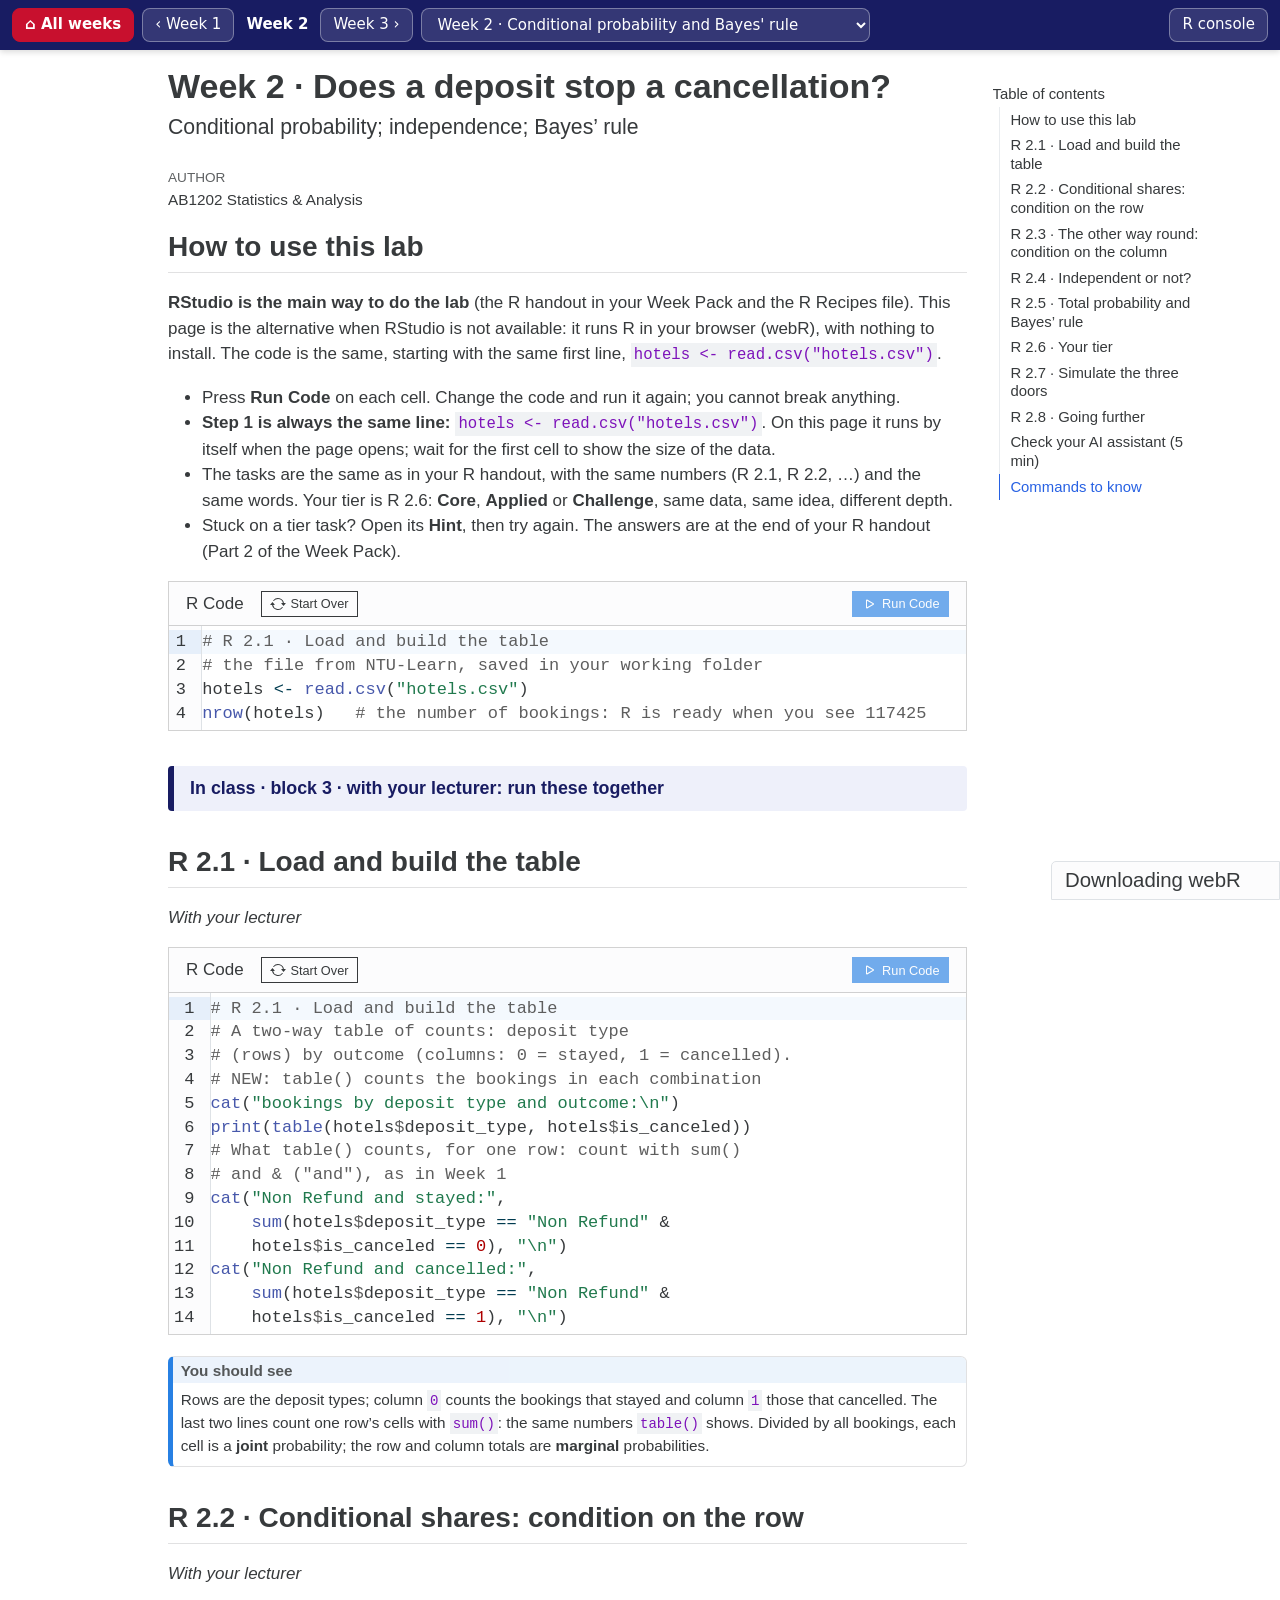
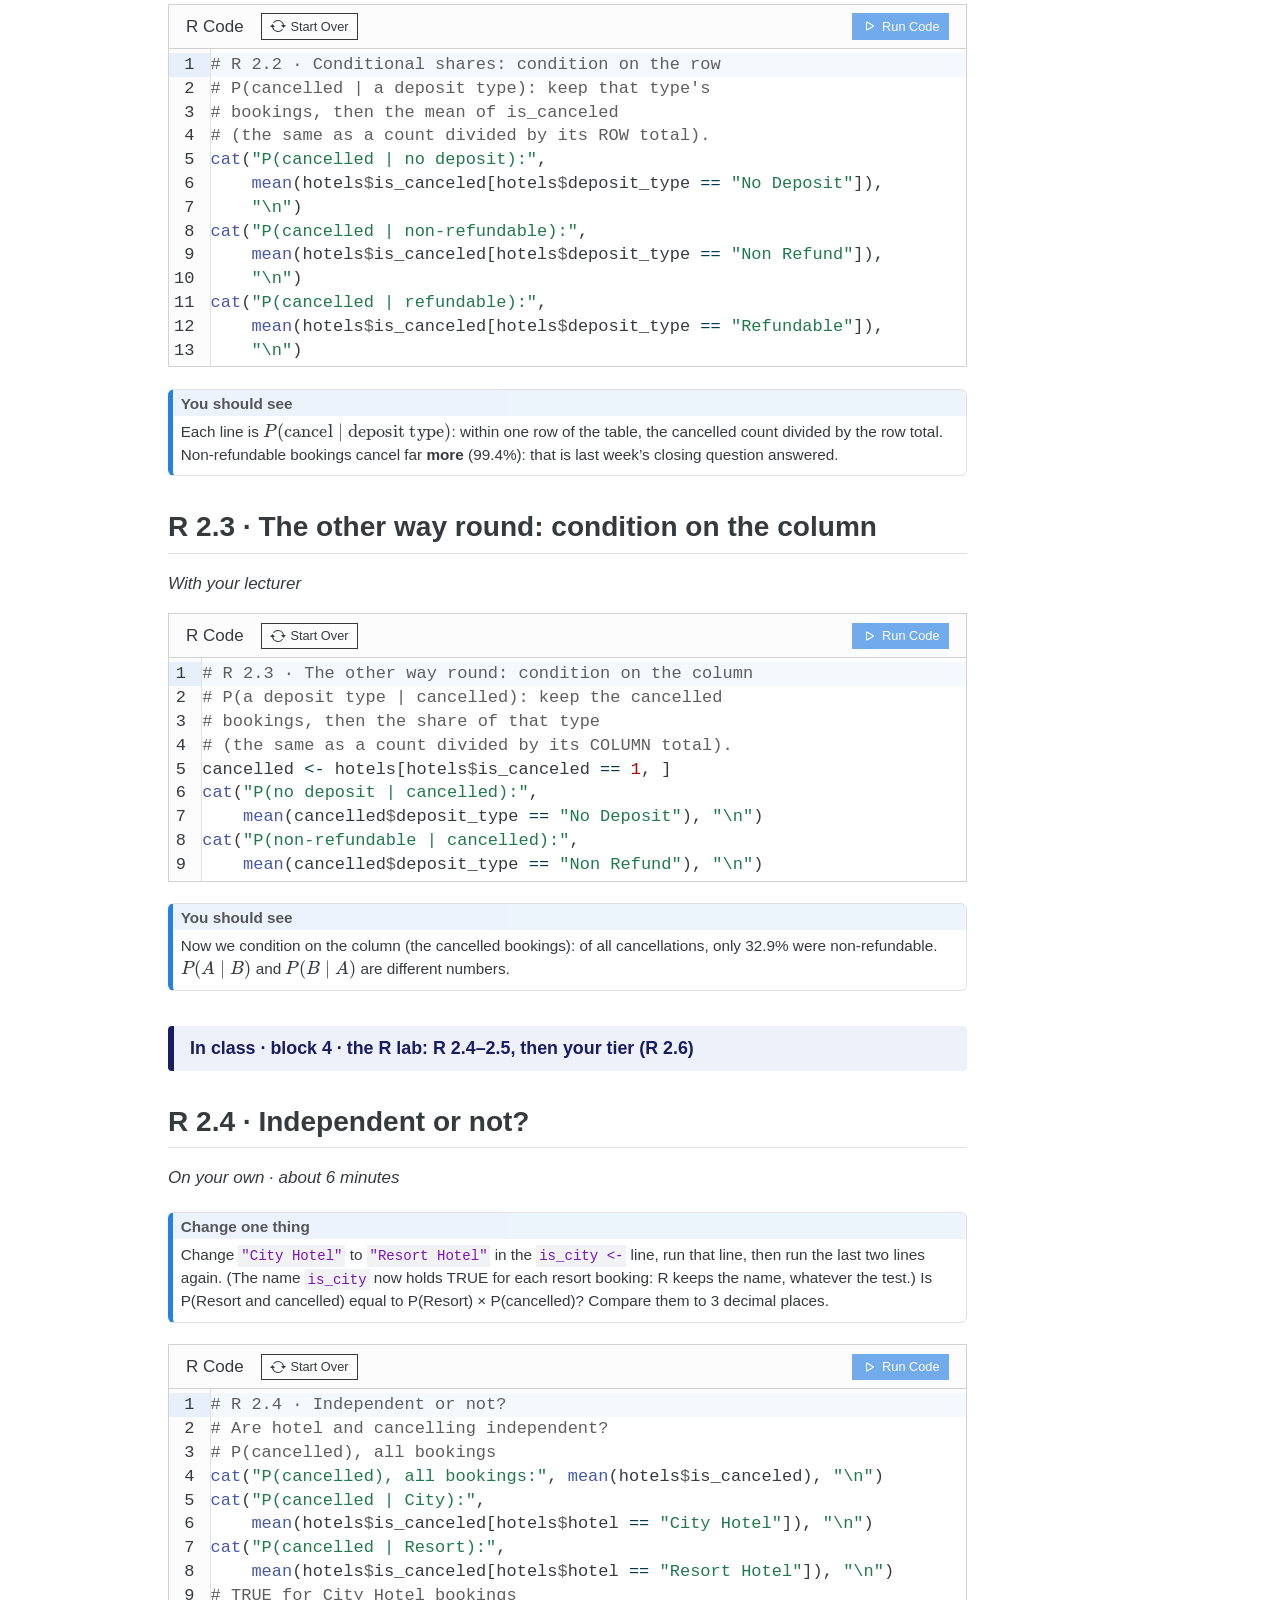
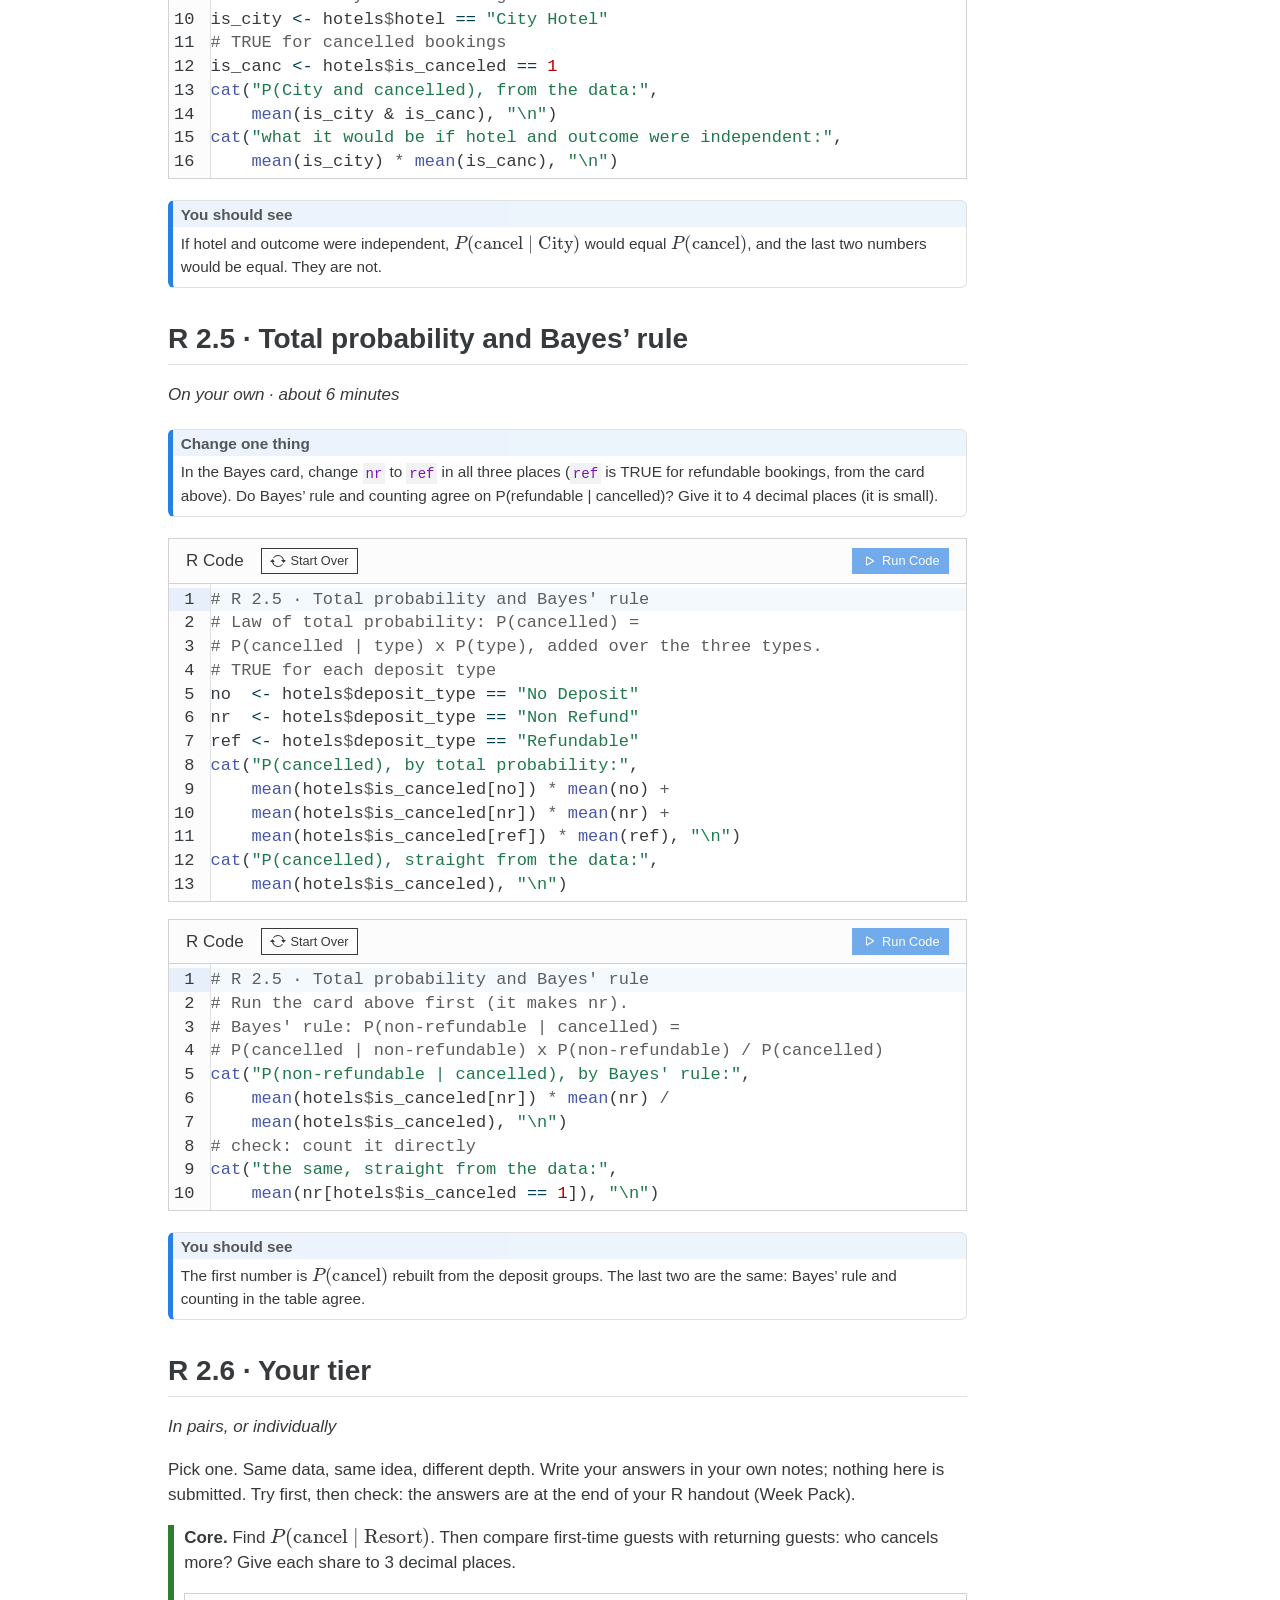
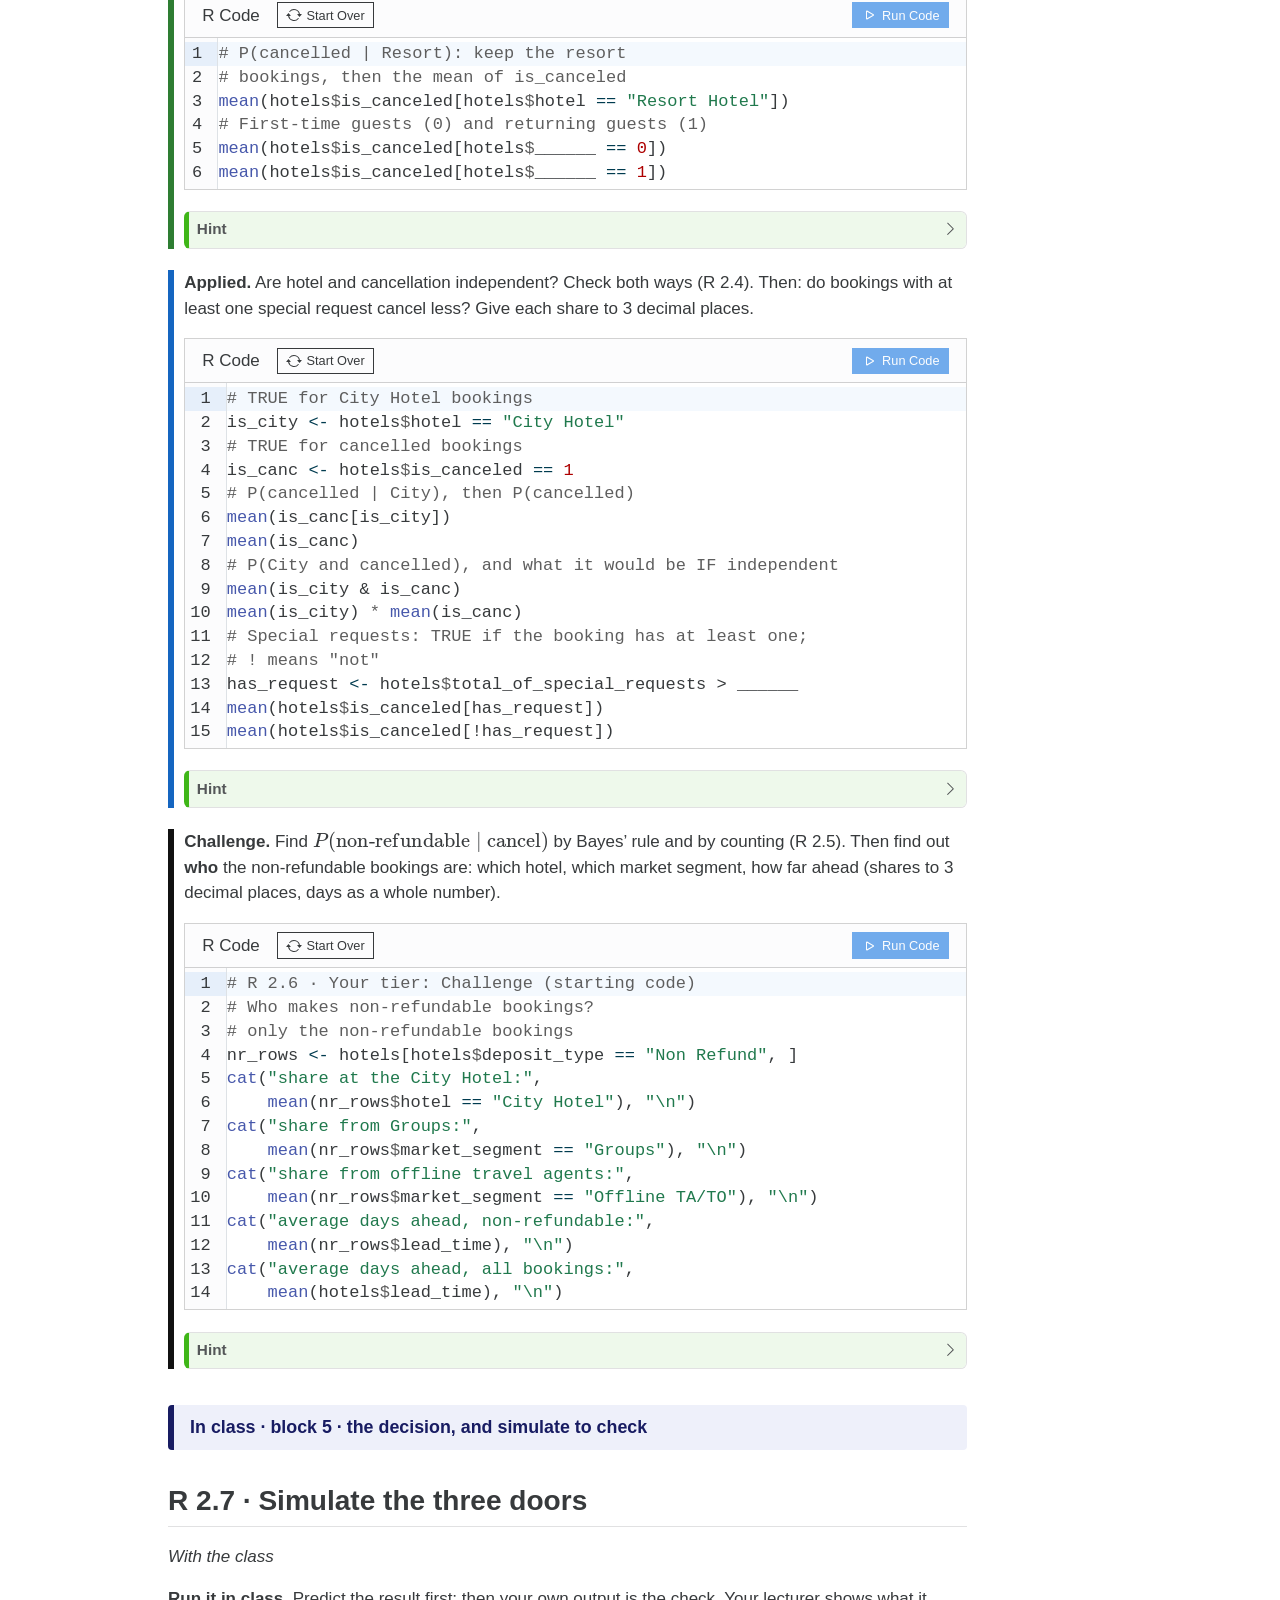
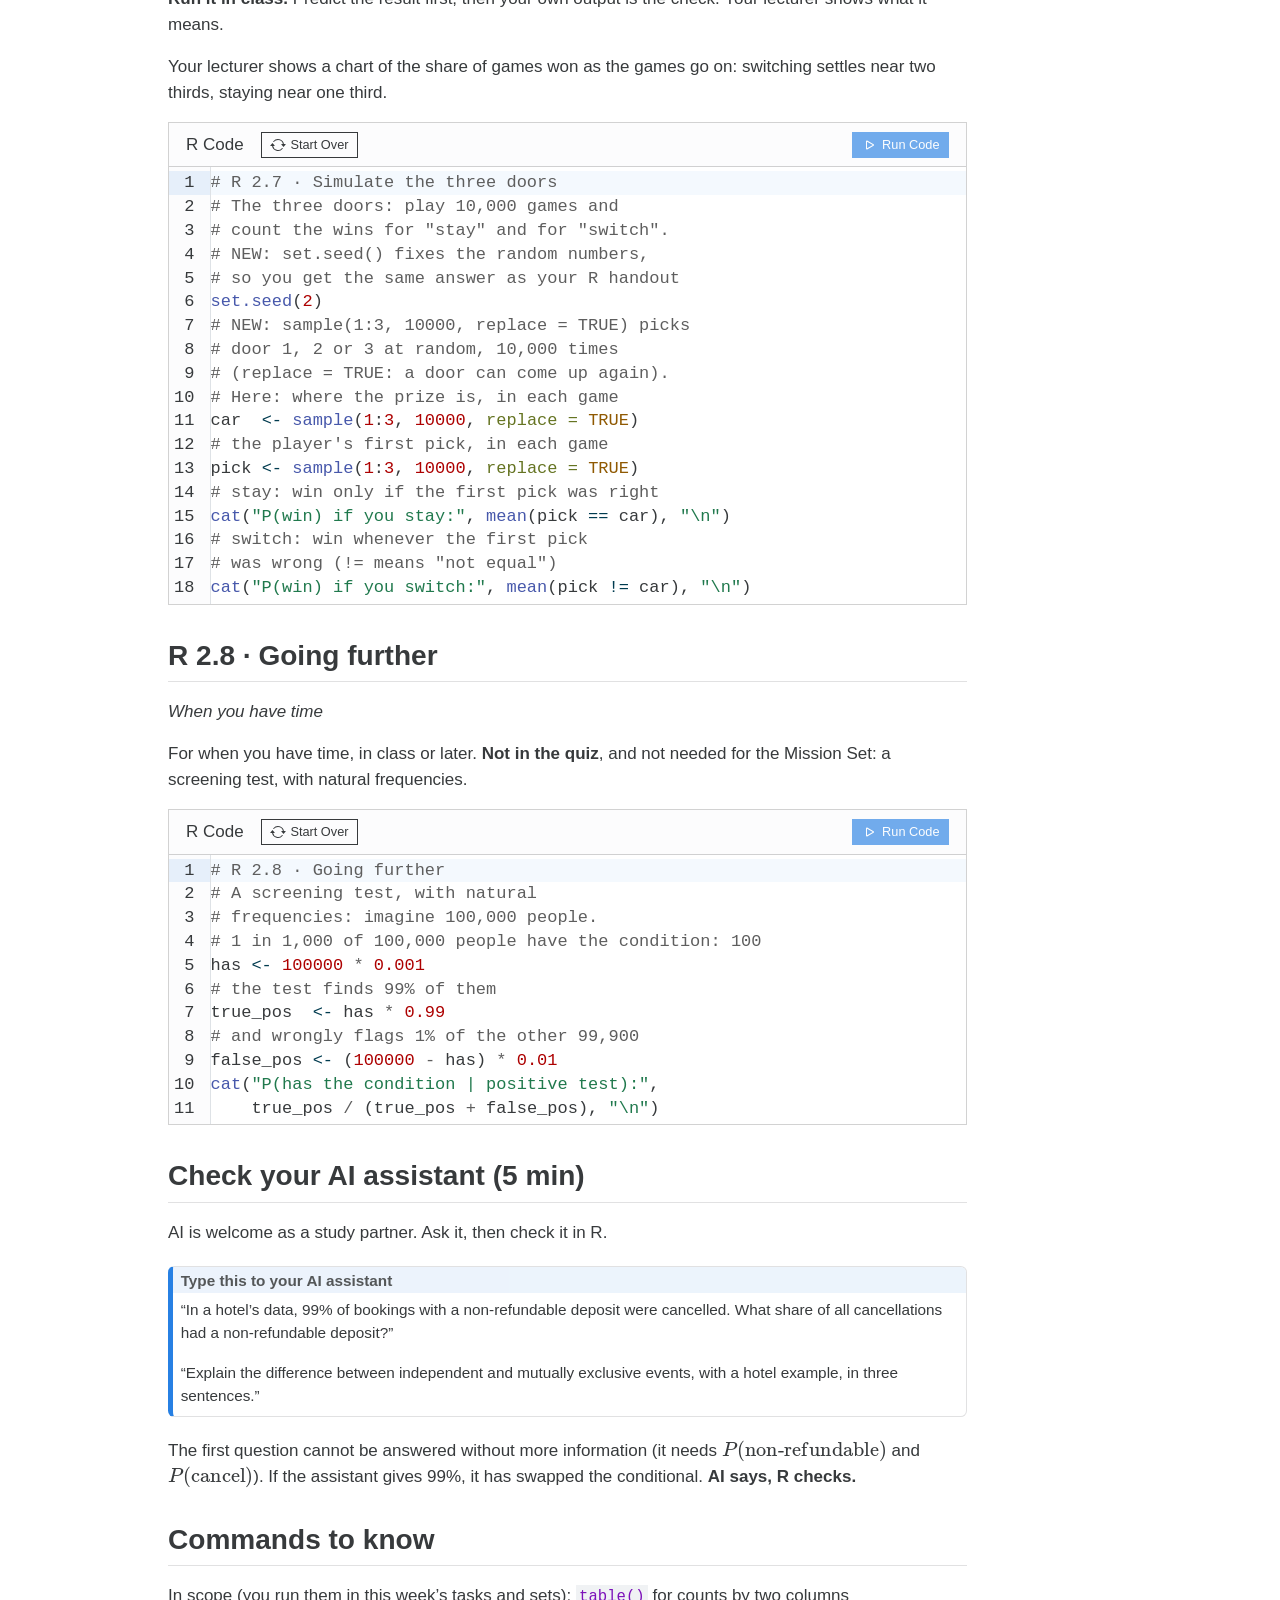
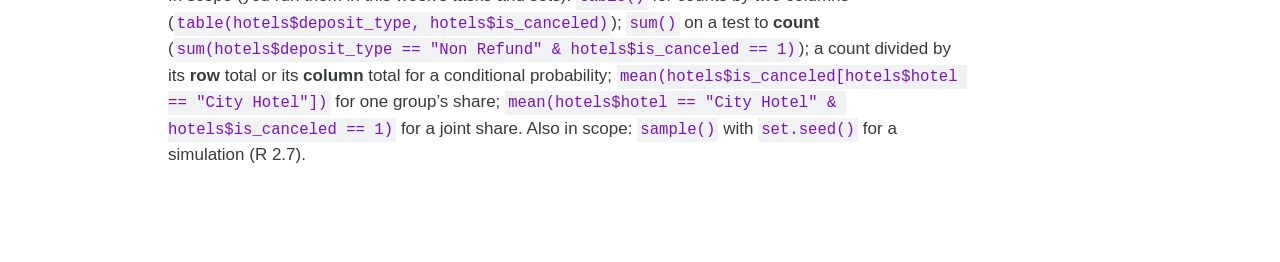
<file: w02/w02.html>
<!DOCTYPE html>
<html xmlns="http://www.w3.org/1999/xhtml" lang="en-GB" xml:lang="en-GB"><head>

<meta charset="utf-8">
<meta name="generator" content="quarto-1.9.38">

<meta name="viewport" content="width=device-width, initial-scale=1.0, user-scalable=yes">

<meta name="author" content="AB1202 Statistics &amp; Analysis">

<title>Week 2 · Does a deposit stop a cancellation?</title>
<style>
/* Default styles provided by pandoc.
** See https://pandoc.org/MANUAL.html#variables-for-html for config info.
*/
code{white-space: pre-wrap;}
span.smallcaps{font-variant: small-caps;}
div.columns{display: flex; gap: min(4vw, 1.5em);}
div.column{flex: auto; overflow-x: auto;}
div.hanging-indent{margin-left: 1.5em; text-indent: -1.5em;}
ul.task-list{list-style: none;}
ul.task-list li input[type="checkbox"] {
  width: 0.8em;
  margin: 0 0.8em 0.2em -1em; /* quarto-specific, see https://github.com/quarto-dev/quarto-cli/issues/4556 */ 
  vertical-align: middle;
}
</style>


<script src="w02_files/libs/clipboard/clipboard.min.js"></script>
<script src="w02_files/libs/quarto-html/quarto.js" type="module"></script>
<script src="w02_files/libs/quarto-html/tabsets/tabsets.js" type="module"></script>
<script src="w02_files/libs/quarto-html/popper.min.js"></script>
<script src="w02_files/libs/quarto-html/tippy.umd.min.js"></script>
<script src="w02_files/libs/quarto-html/anchor.min.js"></script>
<link href="w02_files/libs/quarto-html/tippy.css" rel="stylesheet">
<link href="w02_files/libs/quarto-html/quarto-syntax-highlighting-15634bcf2e68342d4ad2dfa704d543f6.css" rel="stylesheet" id="quarto-text-highlighting-styles">
<script src="w02_files/libs/bootstrap/bootstrap.min.js"></script>
<link href="w02_files/libs/bootstrap/bootstrap-icons.css" rel="stylesheet">
<link href="w02_files/libs/bootstrap/bootstrap-99759f1773580fd6d177836f859495f2.min.css" rel="stylesheet" append-hash="true" id="quarto-bootstrap" data-mode="light">
<script src="w02_files/libs/quarto-contrib/live-runtime/live-runtime.js" type="module"></script>
<link href="w02_files/libs/quarto-contrib/live-runtime/live-runtime.css" rel="stylesheet">
<style>
.tier-core { border-left: 6px solid #2e7d32; padding-left: .6em; }
.tier-applied { border-left: 6px solid #1565c0; padding-left: .6em; }
.tier-challenge { border-left: 6px solid #111; padding-left: .6em; }
.block-tag { font-size: .8em; color: #666; text-transform: uppercase; letter-spacing: .06em; }
.big-number { font-size: 1.6em; font-weight: 700; color: #C8102E; }
.quarto-title-meta { display: none; }   /* no stray "AUTHOR" label under the title (review, 23 Nov 2026) */
/* type sizes, as notes.css */
div.sourceCode pre code, pre code, .cell-output pre code { font-size: 13.5px; line-height: 1.45; }
p code, li code, td code { font-size: .92em; }
/* R Lab cells: a long line wraps (indented) instead of needing a sideways scroll (Sam, 25 Nov 2026) */
.cm-editor .cm-content { white-space: pre-wrap !important; word-break: break-word; overflow-wrap: anywhere; flex-shrink: 1 !important; min-width: 0 !important; width: auto !important; }
.cm-editor .cm-line { padding-left: 1.2em !important; text-indent: -1.2em; }
.cm-editor .cm-scroller { overflow-x: hidden !important; }
.phase { margin: 2em 0 .5em; padding: .55em .9em; border-left: 6px solid #181C62; background: #EEF0FA; color: #181C62; font-weight: 700; font-size: 1.05em; line-height: 1.4; border-radius: 4px; }   /* Sam, 26 Nov 2026: larger, sentence case, navy on a pale tint (contrast about 13:1); the words carry the meaning, not the colour */
.phase p { margin: 0; }
</style>
<script type="module" src="w02_files/libs/quarto-ojs/quarto-ojs-runtime.js"></script>
<link href="w02_files/libs/quarto-ojs/quarto-ojs.css" rel="stylesheet">

  <script defer="" src="../mathjax/tex-chtml-full.js" type="text/javascript"></script>

<script type="text/javascript">
const typesetMath = (el) => {
  if (window.MathJax) {
    // MathJax Typeset
    window.MathJax.typeset([el]);
  } else if (window.katex) {
    // KaTeX Render
    var mathElements = el.getElementsByClassName("math");
    var macros = [];
    for (var i = 0; i < mathElements.length; i++) {
      var texText = mathElements[i].firstChild;
      if (mathElements[i].tagName == "SPAN" && texText && texText.data) {
        window.katex.render(texText.data, mathElements[i], {
          displayMode: mathElements[i].classList.contains('display'),
          throwOnError: false,
          macros: macros,
          fleqn: false
        });
      }
    }
  }
}
window.Quarto = {
  typesetMath
};
</script>

<style id="rlab-nav-style">
html{scroll-padding-top:64px}
.rlab-nav{position:sticky;top:0;z-index:2000;background:#181C62;color:#fff;display:flex;gap:8px;align-items:center;flex-wrap:wrap;
  padding:8px 12px;font:15px/1.3 system-ui,-apple-system,"Segoe UI",Arial,sans-serif;box-shadow:0 2px 6px rgba(0,0,0,.15)}
.rlab-nav a,.rlab-nav select{color:#fff;background:rgba(255,255,255,.12);border:1px solid rgba(255,255,255,.35);border-radius:8px;
  padding:6px 12px;text-decoration:none;font:inherit}
.rlab-nav a:hover,.rlab-nav a:focus{background:rgba(255,255,255,.25);outline:none}
.rlab-nav a.home{background:#C8102E;border-color:#C8102E;font-weight:600}
.rlab-nav .here{font-weight:600;padding:0 4px}
.rlab-nav .sp{flex:1}
.rlab-nav select{max-width:100%;min-width:0;flex:0 1 auto}
.rlab-nav select option{color:#1d1d1f}
.rlab-nav a.off{opacity:.35;pointer-events:none}
#quarto-margin-sidebar,.sidebar.margin-sidebar{top:64px !important}
@media (max-width:700px){.rlab-nav .label{display:none}.rlab-nav .sp{display:none}.rlab-nav select{order:10;flex:1 1 100%;width:100%}
  .rlab-nav{gap:6px;padding:6px 8px}.rlab-nav a,.rlab-nav select{padding:5px 10px}}
</style></head>

<body class="quarto-light"><nav class="rlab-nav" aria-label="AB1202 R Lab"><a class="home" href="../index.html">⌂ All weeks</a><a href="../w01/w01.html" title="Week 1">‹ <span class="label">Week 1</span></a><span class="here">Week 2</span><a href="../w03/w03.html" title="Week 3"><span class="label">Week 3</span> ›</a><select aria-label="Go to a week" onchange="location.href=this.value"><option value="../w01/w01.html">Week 1 · Describing data and probability basics</option><option value="../w02/w02.html" selected>Week 2 · Conditional probability and Bayes' rule</option><option value="../w03/w03.html">Week 3 · Random variables and distributions</option><option value="../w04/w04.html">Week 4 · Expected values</option><option value="../w05/w05.html">Week 5 · Bivariate distributions and correlation</option><option value="../w06/w06.html">Week 6 · Sampling and the central limit theorem</option><option value="../w07/w07.html">Week 7 · Confidence intervals and sample size</option><option value="../w08/w08.html">Week 8 · Hypothesis testing and error probabilities</option><option value="../w09/w09.html">Week 9 · Testing in practice and practical significance</option><option value="../w10/w10.html">Week 10 · Regression analysis I</option><option value="../w11/w11.html">Week 11 · Regression analysis II and causation</option><option value="../w12/w12.html">Week 12 · Simulation analysis</option></select><span class="sp"></span><a href="../console/index.html">R console</a></nav>

<div id="quarto-content" class="page-columns page-rows-contents page-layout-article">
<div id="quarto-margin-sidebar" class="sidebar margin-sidebar">
  <nav id="TOC" role="doc-toc" class="toc-active">
    <h2 id="toc-title">Table of contents</h2>
   
  <ul class="collapse">
  <li><a href="#how-to-use-this-lab" id="toc-how-to-use-this-lab" class="nav-link active" data-scroll-target="#how-to-use-this-lab">How to use this lab</a></li>
  <li><a href="#r-2.1-load-and-build-the-table-1" id="toc-r-2.1-load-and-build-the-table-1" class="nav-link" data-scroll-target="#r-2.1-load-and-build-the-table-1">R 2.1 · Load and build the table</a></li>
  <li><a href="#r-2.2-conditional-shares-condition-on-the-row-1" id="toc-r-2.2-conditional-shares-condition-on-the-row-1" class="nav-link" data-scroll-target="#r-2.2-conditional-shares-condition-on-the-row-1">R 2.2 · Conditional shares: condition on the row</a></li>
  <li><a href="#r-2.3-the-other-way-round-condition-on-the-column-1" id="toc-r-2.3-the-other-way-round-condition-on-the-column-1" class="nav-link" data-scroll-target="#r-2.3-the-other-way-round-condition-on-the-column-1">R 2.3 · The other way round: condition on the column</a></li>
  <li><a href="#r-2.4-independent-or-not" id="toc-r-2.4-independent-or-not" class="nav-link" data-scroll-target="#r-2.4-independent-or-not">R 2.4 · Independent or not?</a></li>
  <li><a href="#r-2.5-total-probability-and-bayes-rule-1" id="toc-r-2.5-total-probability-and-bayes-rule-1" class="nav-link" data-scroll-target="#r-2.5-total-probability-and-bayes-rule-1">R 2.5 · Total probability and Bayes’ rule</a></li>
  <li><a href="#r-2.6-your-tier-1" id="toc-r-2.6-your-tier-1" class="nav-link" data-scroll-target="#r-2.6-your-tier-1">R 2.6 · Your tier</a></li>
  <li><a href="#r-2.7-simulate-the-three-doors-1" id="toc-r-2.7-simulate-the-three-doors-1" class="nav-link" data-scroll-target="#r-2.7-simulate-the-three-doors-1">R 2.7 · Simulate the three doors</a></li>
  <li><a href="#r-2.8-going-further" id="toc-r-2.8-going-further" class="nav-link" data-scroll-target="#r-2.8-going-further">R 2.8 · Going further</a></li>
  <li><a href="#check-your-ai-assistant-5-min" id="toc-check-your-ai-assistant-5-min" class="nav-link" data-scroll-target="#check-your-ai-assistant-5-min">Check your AI assistant (5 min)</a></li>
  <li><a href="#commands-to-know" id="toc-commands-to-know" class="nav-link" data-scroll-target="#commands-to-know">Commands to know</a></li>
  </ul>
</nav>
</div>
<main class="content" id="quarto-document-content">

<header id="title-block-header" class="quarto-title-block default">
<div class="quarto-title">
<h1 class="title">Week 2 · Does a deposit stop a cancellation?</h1>
<p class="subtitle lead">Conditional probability; independence; Bayes’ rule</p>
</div>



<div class="quarto-title-meta">

    <div>
    <div class="quarto-title-meta-heading">Author</div>
    <div class="quarto-title-meta-contents">
             <p>AB1202 Statistics &amp; Analysis </p>
          </div>
  </div>
    
  
    
  </div>
  


</header>


<section id="how-to-use-this-lab" class="level2">
<h2 class="anchored" data-anchor-id="how-to-use-this-lab">How to use this lab</h2>
<p><strong>RStudio is the main way to do the lab</strong> (the R handout in your Week Pack and the R Recipes file). This page is the alternative when RStudio is not available: it runs R in your browser (webR), with nothing to install. The code is the same, starting with the same first line, <code>hotels &lt;- read.csv("hotels.csv")</code>.</p>
<ul>
<li>Press <strong>Run Code</strong> on each cell. Change the code and run it again; you cannot break anything.</li>
<li><strong>Step 1 is always the same line:</strong> <code>hotels &lt;- read.csv("hotels.csv")</code>. On this page it runs by itself when the page opens; wait for the first cell to show the size of the data.</li>
<li>The tasks are the same as in your R handout, with the same numbers (R 2.1, R 2.2, …) and the same words. Your tier is R 2.6: <strong>Core</strong>, <strong>Applied</strong> or <strong>Challenge</strong>, same data, same idea, different depth.</li>
<li>Stuck on a tier task? Open its <strong>Hint</strong>, then try again. The answers are at the end of your R handout (Part 2 of the Week Pack).</li>
</ul>
<div>
<div id="webr-1" class="exercise-cell">

</div>
<script type="webr-1-contents">
[base64]
</script>
</div>
<div>
<div id="webr-2" class="exercise-cell">

</div>
<script type="webr-2-contents">
[base64]
</script>
</div>
<div class="phase">
<p>In class · block 3 · with your lecturer: run these together</p>
</div>
</section>
<section id="r-2.1-load-and-build-the-table-1" class="level2">
<h2 class="anchored" data-anchor-id="r-2.1-load-and-build-the-table-1">R 2.1 · Load and build the table</h2>
<p><em>With your lecturer</em></p>
<div>
<div id="webr-3" class="exercise-cell">

</div>
<script type="webr-3-contents">
[base64]
</script>
</div>
<div class="callout callout-style-default callout-note no-icon callout-titled" title="You should see">
<div class="callout-header d-flex align-content-center">
<div class="callout-icon-container">
<i class="callout-icon no-icon"></i>
</div>
<div class="callout-title-container flex-fill">
<span class="screen-reader-only">Note</span>You should see
</div>
</div>
<div class="callout-body-container callout-body">
<p>Rows are the deposit types; column <code>0</code> counts the bookings that stayed and column <code>1</code> those that cancelled. The last two lines count one row’s cells with <code>sum()</code>: the same numbers <code>table()</code> shows. Divided by all bookings, each cell is a <strong>joint</strong> probability; the row and column totals are <strong>marginal</strong> probabilities.</p>
</div>
</div>
</section>
<section id="r-2.2-conditional-shares-condition-on-the-row-1" class="level2">
<h2 class="anchored" data-anchor-id="r-2.2-conditional-shares-condition-on-the-row-1">R 2.2 · Conditional shares: condition on the row</h2>
<p><em>With your lecturer</em></p>
<div>
<div id="webr-4" class="exercise-cell">

</div>
<script type="webr-4-contents">
[base64]
</script>
</div>
<div class="callout callout-style-default callout-note no-icon callout-titled" title="You should see">
<div class="callout-header d-flex align-content-center">
<div class="callout-icon-container">
<i class="callout-icon no-icon"></i>
</div>
<div class="callout-title-container flex-fill">
<span class="screen-reader-only">Note</span>You should see
</div>
</div>
<div class="callout-body-container callout-body">
<p>Each line is <span class="math inline">\(P(\text{cancel} \mid \text{deposit type})\)</span>: within one row of the table, the cancelled count divided by the row total. Non-refundable bookings cancel far <strong>more</strong> (99.4%): that is last week’s closing question answered.</p>
</div>
</div>
</section>
<section id="r-2.3-the-other-way-round-condition-on-the-column-1" class="level2">
<h2 class="anchored" data-anchor-id="r-2.3-the-other-way-round-condition-on-the-column-1">R 2.3 · The other way round: condition on the column</h2>
<p><em>With your lecturer</em></p>
<div>
<div id="webr-5" class="exercise-cell">

</div>
<script type="webr-5-contents">
[base64]
</script>
</div>
<div class="callout callout-style-default callout-note no-icon callout-titled" title="You should see">
<div class="callout-header d-flex align-content-center">
<div class="callout-icon-container">
<i class="callout-icon no-icon"></i>
</div>
<div class="callout-title-container flex-fill">
<span class="screen-reader-only">Note</span>You should see
</div>
</div>
<div class="callout-body-container callout-body">
<p>Now we condition on the column (the cancelled bookings): of all cancellations, only 32.9% were non-refundable. <span class="math inline">\(P(A \mid B)\)</span> and <span class="math inline">\(P(B \mid A)\)</span> are different numbers.</p>
</div>
</div>
<div class="phase">
<p>In class · block 4 · the R lab: R 2.4–2.5, then your tier (R 2.6)</p>
</div>
</section>
<section id="r-2.4-independent-or-not" class="level2">
<h2 class="anchored" data-anchor-id="r-2.4-independent-or-not">R 2.4 · Independent or not?</h2>
<p><em>On your own · about 6 minutes</em></p>
<div class="callout callout-style-default callout-note no-icon callout-titled" title="Change one thing">
<div class="callout-header d-flex align-content-center">
<div class="callout-icon-container">
<i class="callout-icon no-icon"></i>
</div>
<div class="callout-title-container flex-fill">
<span class="screen-reader-only">Note</span>Change one thing
</div>
</div>
<div class="callout-body-container callout-body">
<p>Change <code>"City Hotel"</code> to <code>"Resort Hotel"</code> in the <code>is_city &lt;-</code> line, run that line, then run the last two lines again. (The name <code>is_city</code> now holds TRUE for each resort booking: R keeps the name, whatever the test.) Is P(Resort and cancelled) equal to P(Resort) × P(cancelled)? Compare them to 3 decimal places.</p>
</div>
</div>
<div>
<div id="webr-6" class="exercise-cell">

</div>
<script type="webr-6-contents">
eyJhdHRyIjp7ImVkaXQiOnRydWUsImV2YWwiOnRydWV9LCJjb2RlIjoiIyBSIDIuNCDCtyBJbmRlcGVuZGVudCBvciBub3Q/[base64]
</script>
</div>
<div class="callout callout-style-default callout-note no-icon callout-titled" title="You should see">
<div class="callout-header d-flex align-content-center">
<div class="callout-icon-container">
<i class="callout-icon no-icon"></i>
</div>
<div class="callout-title-container flex-fill">
<span class="screen-reader-only">Note</span>You should see
</div>
</div>
<div class="callout-body-container callout-body">
<p>If hotel and outcome were independent, <span class="math inline">\(P(\text{cancel} \mid \text{City})\)</span> would equal <span class="math inline">\(P(\text{cancel})\)</span>, and the last two numbers would be equal. They are not.</p>
</div>
</div>
</section>
<section id="r-2.5-total-probability-and-bayes-rule-1" class="level2">
<h2 class="anchored" data-anchor-id="r-2.5-total-probability-and-bayes-rule-1">R 2.5 · Total probability and Bayes’ rule</h2>
<p><em>On your own · about 6 minutes</em></p>
<div class="callout callout-style-default callout-note no-icon callout-titled" title="Change one thing">
<div class="callout-header d-flex align-content-center">
<div class="callout-icon-container">
<i class="callout-icon no-icon"></i>
</div>
<div class="callout-title-container flex-fill">
<span class="screen-reader-only">Note</span>Change one thing
</div>
</div>
<div class="callout-body-container callout-body">
<p>In the Bayes card, change <code>nr</code> to <code>ref</code> in all three places (<code>ref</code> is TRUE for refundable bookings, from the card above). Do Bayes’ rule and counting agree on P(refundable | cancelled)? Give it to 4 decimal places (it is small).</p>
</div>
</div>
<div>
<div id="webr-7" class="exercise-cell">

</div>
<script type="webr-7-contents">
[base64]
</script>
</div>
<div>
<div id="webr-8" class="exercise-cell">

</div>
<script type="webr-8-contents">
[base64]
</script>
</div>
<div class="callout callout-style-default callout-note no-icon callout-titled" title="You should see">
<div class="callout-header d-flex align-content-center">
<div class="callout-icon-container">
<i class="callout-icon no-icon"></i>
</div>
<div class="callout-title-container flex-fill">
<span class="screen-reader-only">Note</span>You should see
</div>
</div>
<div class="callout-body-container callout-body">
<p>The first number is <span class="math inline">\(P(\text{cancel})\)</span> rebuilt from the deposit groups. The last two are the same: Bayes’ rule and counting in the table agree.</p>
</div>
</div>
</section>
<section id="r-2.6-your-tier-1" class="level2">
<h2 class="anchored" data-anchor-id="r-2.6-your-tier-1">R 2.6 · Your tier</h2>
<p><em>In pairs, or individually</em></p>
<p>Pick one. Same data, same idea, different depth. Write your answers in your own notes; nothing here is submitted. Try first, then check: the answers are at the end of your R handout (Week Pack).</p>
<div class="tier-core">
<p><strong>Core.</strong> Find <span class="math inline">\(P(\text{cancel} \mid \text{Resort})\)</span>. Then compare first-time guests with returning guests: who cancels more? Give each share to 3 decimal places.</p>
<div>
<div id="webr-9" class="exercise-cell">

</div>
<script type="webr-9-contents">
[base64]
</script>
</div>
<div class="callout callout-style-default callout-tip no-icon callout-titled" title="Hint">
<div class="callout-header d-flex align-content-center collapsed" data-bs-toggle="collapse" data-bs-target=".callout-8-contents" aria-controls="callout-8" aria-expanded="false" aria-label="Toggle callout">
<div class="callout-icon-container">
<i class="callout-icon no-icon"></i>
</div>
<div class="callout-title-container flex-fill">
<span class="screen-reader-only">Tip</span>Hint
</div>
<div class="callout-btn-toggle d-inline-block border-0 py-1 ps-1 pe-0 float-end"><i class="callout-toggle"></i></div>
</div>
<div id="callout-8" class="callout-8-contents callout-collapse collapse">
<div class="callout-body-container callout-body">
<p><code>mean(hotels$is_canceled[hotels$is_repeated_guest == 0])</code> for first stays; change <code>0</code> to <code>1</code> for returning guests.</p>
</div>
</div>
</div>
</div>
<div class="tier-applied">
<p><strong>Applied.</strong> Are hotel and cancellation independent? Check both ways (R 2.4). Then: do bookings with at least one special request cancel less? Give each share to 3 decimal places.</p>
<div>
<div id="webr-10" class="exercise-cell">

</div>
<script type="webr-10-contents">
[base64]
</script>
</div>
<div class="callout callout-style-default callout-tip no-icon callout-titled" title="Hint">
<div class="callout-header d-flex align-content-center collapsed" data-bs-toggle="collapse" data-bs-target=".callout-9-contents" aria-controls="callout-9" aria-expanded="false" aria-label="Toggle callout">
<div class="callout-icon-container">
<i class="callout-icon no-icon"></i>
</div>
<div class="callout-title-container flex-fill">
<span class="screen-reader-only">Tip</span>Hint
</div>
<div class="callout-btn-toggle d-inline-block border-0 py-1 ps-1 pe-0 float-end"><i class="callout-toggle"></i></div>
</div>
<div id="callout-9" class="callout-9-contents callout-collapse collapse">
<div class="callout-body-container callout-body">
<p><code>has_request &lt;- hotels$total_of_special_requests &gt; 0</code>, then <code>mean(hotels$is_canceled[has_request])</code>; and <code>!has_request</code> for bookings without one.</p>
</div>
</div>
</div>
</div>
<div class="tier-challenge">
<p><strong>Challenge.</strong> Find <span class="math inline">\(P(\text{non-refundable} \mid \text{cancel})\)</span> by Bayes’ rule and by counting (R 2.5). Then find out <strong>who</strong> the non-refundable bookings are: which hotel, which market segment, how far ahead (shares to 3 decimal places, days as a whole number).</p>
<div>
<div id="webr-11" class="exercise-cell">

</div>
<script type="webr-11-contents">
[base64]
</script>
</div>
<div class="callout callout-style-default callout-tip no-icon callout-titled" title="Hint">
<div class="callout-header d-flex align-content-center collapsed" data-bs-toggle="collapse" data-bs-target=".callout-10-contents" aria-controls="callout-10" aria-expanded="false" aria-label="Toggle callout">
<div class="callout-icon-container">
<i class="callout-icon no-icon"></i>
</div>
<div class="callout-title-container flex-fill">
<span class="screen-reader-only">Tip</span>Hint
</div>
<div class="callout-btn-toggle d-inline-block border-0 py-1 ps-1 pe-0 float-end"><i class="callout-toggle"></i></div>
</div>
<div id="callout-10" class="callout-10-contents callout-collapse collapse">
<div class="callout-body-container callout-body">
<p>the starting code keeps the non-refundable bookings (<code>nr_rows</code>), then takes shares with <code>mean()</code> of a test, one line per question. Add a line for another market segment if you like (<code>unique(hotels$market_segment)</code> lists them).</p>
</div>
</div>
</div>
</div>
<div class="phase">
<p>In class · block 5 · the decision, and simulate to check</p>
</div>
</section>
<section id="r-2.7-simulate-the-three-doors-1" class="level2">
<h2 class="anchored" data-anchor-id="r-2.7-simulate-the-three-doors-1">R 2.7 · Simulate the three doors</h2>
<p><em>With the class</em></p>
<p><strong>Run it in class.</strong> Predict the result first; then your own output is the check. Your lecturer shows what it means.</p>
<p>Your lecturer shows a chart of the share of games won as the games go on: switching settles near two thirds, staying near one third.</p>
<div>
<div id="webr-12" class="exercise-cell">

</div>
<script type="webr-12-contents">
[base64]
</script>
</div>
</section>
<section id="r-2.8-going-further" class="level2">
<h2 class="anchored" data-anchor-id="r-2.8-going-further">R 2.8 · Going further</h2>
<p><em>When you have time</em></p>
<p>For when you have time, in class or later. <strong>Not in the quiz</strong>, and not needed for the Mission Set: a screening test, with natural frequencies.</p>
<div>
<div id="webr-13" class="exercise-cell">

</div>
<script type="webr-13-contents">
[base64]
</script>
</div>
</section>
<section id="check-your-ai-assistant-5-min" class="level2">
<h2 class="anchored" data-anchor-id="check-your-ai-assistant-5-min">Check your AI assistant (5 min)</h2>
<p>AI is welcome as a study partner. Ask it, then check it in R.</p>
<div class="callout callout-style-default callout-note no-icon callout-titled" title="Type this to your AI assistant">
<div class="callout-header d-flex align-content-center">
<div class="callout-icon-container">
<i class="callout-icon no-icon"></i>
</div>
<div class="callout-title-container flex-fill">
<span class="screen-reader-only">Note</span>Type this to your AI assistant
</div>
</div>
<div class="callout-body-container callout-body">
<p>“In a hotel’s data, 99% of bookings with a non-refundable deposit were cancelled. What share of all cancellations had a non-refundable deposit?”</p>
<p>“Explain the difference between independent and mutually exclusive events, with a hotel example, in three sentences.”</p>
</div>
</div>
<p>The first question cannot be answered without more information (it needs <span class="math inline">\(P(\text{non-refundable})\)</span> and <span class="math inline">\(P(\text{cancel})\)</span>). If the assistant gives 99%, it has swapped the conditional. <strong>AI says, R checks.</strong></p>
</section>
<section id="commands-to-know" class="level2">
<h2 class="anchored" data-anchor-id="commands-to-know">Commands to know</h2>
<p>In scope (you run them in this week’s tasks and sets): <code>table()</code> for counts by two columns (<code>table(hotels$deposit_type, hotels$is_canceled)</code>); <code>sum()</code> on a test to <strong>count</strong> (<code>sum(hotels$deposit_type == "Non Refund" &amp; hotels$is_canceled == 1)</code>); a count divided by its <strong>row</strong> total or its <strong>column</strong> total for a conditional probability; <code>mean(hotels$is_canceled[hotels$hotel == "City Hotel"])</code> for one group’s share; <code>mean(hotels$hotel == "City Hotel" &amp; hotels$is_canceled == 1)</code> for a joint share. Also in scope: <code>sample()</code> with <code>set.seed()</code> for a simulation (R 2.7).</p>
<script type="webr-data">
eyJvcHRpb25zIjp7ImJhc2VVcmwiOiIuLi93ZWJyLyJ9LCJwYWNrYWdlcyI6eyJwa2dzIjpbImV2YWx1YXRlIiwia25pdHIiLCJodG1sdG9vbHMiXSwicmVwb3MiOlsiLi4vd2Vici1yZXBvIl19LCJyZW5kZXJfZGYiOiJkZWZhdWx0In0=
</script>
<script type="ojs-module-contents">
[base64]
</script>
<div id="exercise-loading-indicator" class="exercise-loading-indicator d-none d-flex align-items-center gap-2">
<div id="exercise-loading-status" class="d-flex gap-2">

</div>
<div class="spinner-grow spinner-grow-sm">

</div>
</div>
<script type="vfs-file">
WyJob3RlbHMuY3N2Lmd6Il0=
</script>
</section>

</main>
<!-- /main column -->
<script type="ojs-module-contents">
eyJjb250ZW50cyI6W119
</script>
<script type="module">
if (window.location.protocol === "file:") { alert("The OJS runtime does not work with file:// URLs. Please use a web server to view this document."); }
window._ojs.paths.runtimeToDoc = "../../..";
window._ojs.paths.runtimeToRoot = "../../../..";
window._ojs.paths.docToRoot = "..";
window._ojs.selfContained = false;
window._ojs.runtime.interpretFromScriptTags();
</script>
<script id="quarto-html-after-body" type="application/javascript">
  window.document.addEventListener("DOMContentLoaded", function (event) {
    const icon = "";
    const anchorJS = new window.AnchorJS();
    anchorJS.options = {
      placement: 'right',
      icon: icon
    };
    anchorJS.add('.anchored');
    const isCodeAnnotation = (el) => {
      for (const clz of el.classList) {
        if (clz.startsWith('code-annotation-')) {                     
          return true;
        }
      }
      return false;
    }
    const onCopySuccess = function(e) {
      // button target
      const button = e.trigger;
      // don't keep focus
      button.blur();
      // flash "checked"
      button.classList.add('code-copy-button-checked');
      var currentTitle = button.getAttribute("title");
      button.setAttribute("title", "Copied!");
      let tooltip;
      if (window.bootstrap) {
        button.setAttribute("data-bs-toggle", "tooltip");
        button.setAttribute("data-bs-placement", "left");
        button.setAttribute("data-bs-title", "Copied!");
        tooltip = new bootstrap.Tooltip(button, 
          { trigger: "manual", 
            customClass: "code-copy-button-tooltip",
            offset: [0, -8]});
        tooltip.show();    
      }
      setTimeout(function() {
        if (tooltip) {
          tooltip.hide();
          button.removeAttribute("data-bs-title");
          button.removeAttribute("data-bs-toggle");
          button.removeAttribute("data-bs-placement");
        }
        button.setAttribute("title", currentTitle);
        button.classList.remove('code-copy-button-checked');
      }, 1000);
      // clear code selection
      e.clearSelection();
    }
    const getTextToCopy = function(trigger) {
      const outerScaffold = trigger.parentElement.cloneNode(true);
      const codeEl = outerScaffold.querySelector('code');
      for (const childEl of codeEl.children) {
        if (isCodeAnnotation(childEl)) {
          childEl.remove();
        }
      }
      return codeEl.innerText;
    }
    const clipboard = new window.ClipboardJS('.code-copy-button:not([data-in-quarto-modal])', {
      text: getTextToCopy
    });
    clipboard.on('success', onCopySuccess);
    if (window.document.getElementById('quarto-embedded-source-code-modal')) {
      const clipboardModal = new window.ClipboardJS('.code-copy-button[data-in-quarto-modal]', {
        text: getTextToCopy,
        container: window.document.getElementById('quarto-embedded-source-code-modal')
      });
      clipboardModal.on('success', onCopySuccess);
    }
      var localhostRegex = new RegExp(/^(?:http|https):\/\/localhost\:?[0-9]*\//);
      var mailtoRegex = new RegExp(/^mailto:/);
        var filterRegex = new RegExp('/' + window.location.host + '/');
      var isInternal = (href) => {
          return filterRegex.test(href) || localhostRegex.test(href) || mailtoRegex.test(href);
      }
      // Inspect non-navigation links and adorn them if external
     var links = window.document.querySelectorAll('a[href]:not(.nav-link):not(.navbar-brand):not(.toc-action):not(.sidebar-link):not(.sidebar-item-toggle):not(.pagination-link):not(.no-external):not([aria-hidden]):not(.dropdown-item):not(.quarto-navigation-tool):not(.about-link)');
      for (var i=0; i<links.length; i++) {
        const link = links[i];
        if (!isInternal(link.href)) {
          // undo the damage that might have been done by quarto-nav.js in the case of
          // links that we want to consider external
          if (link.dataset.originalHref !== undefined) {
            link.href = link.dataset.originalHref;
          }
        }
      }
    function tippyHover(el, contentFn, onTriggerFn, onUntriggerFn) {
      const config = {
        allowHTML: true,
        maxWidth: 500,
        delay: 100,
        arrow: false,
        appendTo: function(el) {
            return el.parentElement;
        },
        interactive: true,
        interactiveBorder: 10,
        theme: 'quarto',
        placement: 'bottom-start',
      };
      if (contentFn) {
        config.content = contentFn;
      }
      if (onTriggerFn) {
        config.onTrigger = onTriggerFn;
      }
      if (onUntriggerFn) {
        config.onUntrigger = onUntriggerFn;
      }
      window.tippy(el, config); 
    }
    const noterefs = window.document.querySelectorAll('a[role="doc-noteref"]');
    for (var i=0; i<noterefs.length; i++) {
      const ref = noterefs[i];
      tippyHover(ref, function() {
        // use id or data attribute instead here
        let href = ref.getAttribute('data-footnote-href') || ref.getAttribute('href');
        try { href = new URL(href).hash; } catch {}
        const id = href.replace(/^#\/?/, "");
        const note = window.document.getElementById(id);
        if (note) {
          return note.innerHTML;
        } else {
          return "";
        }
      });
    }
    const xrefs = window.document.querySelectorAll('a.quarto-xref');
    const processXRef = (id, note) => {
      // Strip column container classes
      const stripColumnClz = (el) => {
        el.classList.remove("page-full", "page-columns");
        if (el.children) {
          for (const child of el.children) {
            stripColumnClz(child);
          }
        }
      }
      stripColumnClz(note)
      if (id === null || id.startsWith('sec-')) {
        // Special case sections, only their first couple elements
        const container = document.createElement("div");
        if (note.children && note.children.length > 2) {
          container.appendChild(note.children[0].cloneNode(true));
          for (let i = 1; i < note.children.length; i++) {
            const child = note.children[i];
            if (child.tagName === "P" && child.innerText === "") {
              continue;
            } else {
              container.appendChild(child.cloneNode(true));
              break;
            }
          }
          if (window.Quarto?.typesetMath) {
            window.Quarto.typesetMath(container);
          }
          return container.innerHTML
        } else {
          if (window.Quarto?.typesetMath) {
            window.Quarto.typesetMath(note);
          }
          return note.innerHTML;
        }
      } else {
        // Remove any anchor links if they are present
        const anchorLink = note.querySelector('a.anchorjs-link');
        if (anchorLink) {
          anchorLink.remove();
        }
        if (window.Quarto?.typesetMath) {
          window.Quarto.typesetMath(note);
        }
        if (note.classList.contains("callout")) {
          return note.outerHTML;
        } else {
          return note.innerHTML;
        }
      }
    }
    for (var i=0; i<xrefs.length; i++) {
      const xref = xrefs[i];
      tippyHover(xref, undefined, function(instance) {
        instance.disable();
        let url = xref.getAttribute('href');
        let hash = undefined; 
        if (url.startsWith('#')) {
          hash = url;
        } else {
          try { hash = new URL(url).hash; } catch {}
        }
        if (hash) {
          const id = hash.replace(/^#\/?/, "");
          const note = window.document.getElementById(id);
          if (note !== null) {
            try {
              const html = processXRef(id, note.cloneNode(true));
              instance.setContent(html);
            } finally {
              instance.enable();
              instance.show();
            }
          } else {
            // See if we can fetch this
            fetch(url.split('#')[0])
            .then(res => res.text())
            .then(html => {
              const parser = new DOMParser();
              const htmlDoc = parser.parseFromString(html, "text/html");
              const note = htmlDoc.getElementById(id);
              if (note !== null) {
                const html = processXRef(id, note);
                instance.setContent(html);
              } 
            }).finally(() => {
              instance.enable();
              instance.show();
            });
          }
        } else {
          // See if we can fetch a full url (with no hash to target)
          // This is a special case and we should probably do some content thinning / targeting
          fetch(url)
          .then(res => res.text())
          .then(html => {
            const parser = new DOMParser();
            const htmlDoc = parser.parseFromString(html, "text/html");
            const note = htmlDoc.querySelector('main.content');
            if (note !== null) {
              // This should only happen for chapter cross references
              // (since there is no id in the URL)
              // remove the first header
              if (note.children.length > 0 && note.children[0].tagName === "HEADER") {
                note.children[0].remove();
              }
              const html = processXRef(null, note);
              instance.setContent(html);
            } 
          }).finally(() => {
            instance.enable();
            instance.show();
          });
        }
      }, function(instance) {
      });
    }
        let selectedAnnoteEl;
        const selectorForAnnotation = ( cell, annotation) => {
          let cellAttr = 'data-code-cell="' + cell + '"';
          let lineAttr = 'data-code-annotation="' +  annotation + '"';
          const selector = 'span[' + cellAttr + '][' + lineAttr + ']';
          return selector;
        }
        const selectCodeLines = (annoteEl) => {
          const doc = window.document;
          const targetCell = annoteEl.getAttribute("data-target-cell");
          const targetAnnotation = annoteEl.getAttribute("data-target-annotation");
          const annoteSpan = window.document.querySelector(selectorForAnnotation(targetCell, targetAnnotation));
          const lines = annoteSpan.getAttribute("data-code-lines").split(",");
          const lineIds = lines.map((line) => {
            return targetCell + "-" + line;
          })
          let top = null;
          let height = null;
          let parent = null;
          if (lineIds.length > 0) {
              //compute the position of the single el (top and bottom and make a div)
              const el = window.document.getElementById(lineIds[0]);
              top = el.offsetTop;
              height = el.offsetHeight;
              parent = el.parentElement.parentElement;
            if (lineIds.length > 1) {
              const lastEl = window.document.getElementById(lineIds[lineIds.length - 1]);
              const bottom = lastEl.offsetTop + lastEl.offsetHeight;
              height = bottom - top;
            }
            if (top !== null && height !== null && parent !== null) {
              // cook up a div (if necessary) and position it 
              let div = window.document.getElementById("code-annotation-line-highlight");
              if (div === null) {
                div = window.document.createElement("div");
                div.setAttribute("id", "code-annotation-line-highlight");
                div.style.position = 'absolute';
                parent.appendChild(div);
              }
              div.style.top = top - 2 + "px";
              div.style.height = height + 4 + "px";
              div.style.left = 0;
              let gutterDiv = window.document.getElementById("code-annotation-line-highlight-gutter");
              if (gutterDiv === null) {
                gutterDiv = window.document.createElement("div");
                gutterDiv.setAttribute("id", "code-annotation-line-highlight-gutter");
                gutterDiv.style.position = 'absolute';
                const codeCell = window.document.getElementById(targetCell);
                const gutter = codeCell.querySelector('.code-annotation-gutter');
                gutter.appendChild(gutterDiv);
              }
              gutterDiv.style.top = top - 2 + "px";
              gutterDiv.style.height = height + 4 + "px";
            }
            selectedAnnoteEl = annoteEl;
          }
        };
        const unselectCodeLines = () => {
          const elementsIds = ["code-annotation-line-highlight", "code-annotation-line-highlight-gutter"];
          elementsIds.forEach((elId) => {
            const div = window.document.getElementById(elId);
            if (div) {
              div.remove();
            }
          });
          selectedAnnoteEl = undefined;
        };
          // Handle positioning of the toggle
      window.addEventListener(
        "resize",
        throttle(() => {
          elRect = undefined;
          if (selectedAnnoteEl) {
            selectCodeLines(selectedAnnoteEl);
          }
        }, 10)
      );
      function throttle(fn, ms) {
      let throttle = false;
      let timer;
        return (...args) => {
          if(!throttle) { // first call gets through
              fn.apply(this, args);
              throttle = true;
          } else { // all the others get throttled
              if(timer) clearTimeout(timer); // cancel #2
              timer = setTimeout(() => {
                fn.apply(this, args);
                timer = throttle = false;
              }, ms);
          }
        };
      }
        // Attach click handler to the DT
        const annoteDls = window.document.querySelectorAll('dt[data-target-cell]');
        for (const annoteDlNode of annoteDls) {
          annoteDlNode.addEventListener('click', (event) => {
            const clickedEl = event.target;
            if (clickedEl !== selectedAnnoteEl) {
              unselectCodeLines();
              const activeEl = window.document.querySelector('dt[data-target-cell].code-annotation-active');
              if (activeEl) {
                activeEl.classList.remove('code-annotation-active');
              }
              selectCodeLines(clickedEl);
              clickedEl.classList.add('code-annotation-active');
            } else {
              // Unselect the line
              unselectCodeLines();
              clickedEl.classList.remove('code-annotation-active');
            }
          });
        }
    const findCites = (el) => {
      const parentEl = el.parentElement;
      if (parentEl) {
        const cites = parentEl.dataset.cites;
        if (cites) {
          return {
            el,
            cites: cites.split(' ')
          };
        } else {
          return findCites(el.parentElement)
        }
      } else {
        return undefined;
      }
    };
    var bibliorefs = window.document.querySelectorAll('a[role="doc-biblioref"]');
    for (var i=0; i<bibliorefs.length; i++) {
      const ref = bibliorefs[i];
      const citeInfo = findCites(ref);
      if (citeInfo) {
        tippyHover(citeInfo.el, function() {
          var popup = window.document.createElement('div');
          citeInfo.cites.forEach(function(cite) {
            var citeDiv = window.document.createElement('div');
            citeDiv.classList.add('hanging-indent');
            citeDiv.classList.add('csl-entry');
            var biblioDiv = window.document.getElementById('ref-' + cite);
            if (biblioDiv) {
              citeDiv.innerHTML = biblioDiv.innerHTML;
            }
            popup.appendChild(citeDiv);
          });
          return popup.innerHTML;
        });
      }
    }
  });
  </script>
</div> <!-- /content -->




</body></html>
</file>
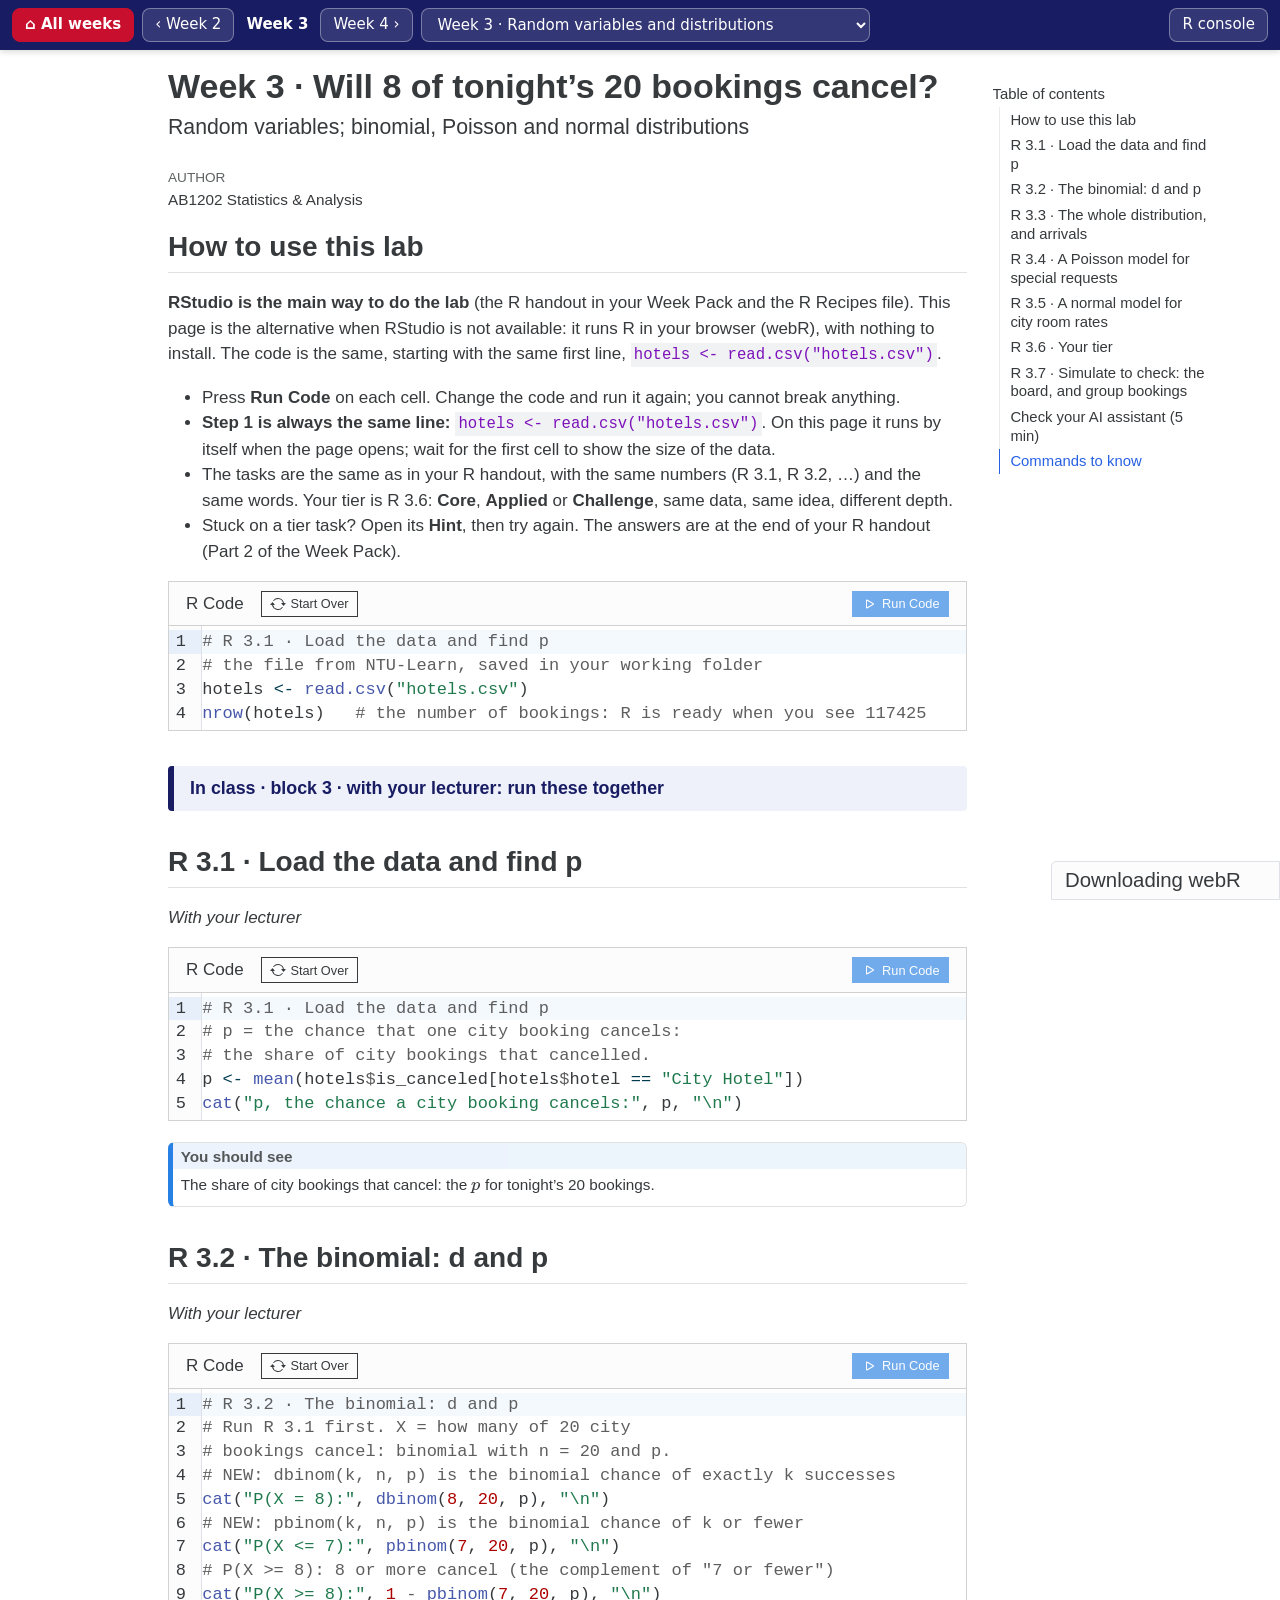
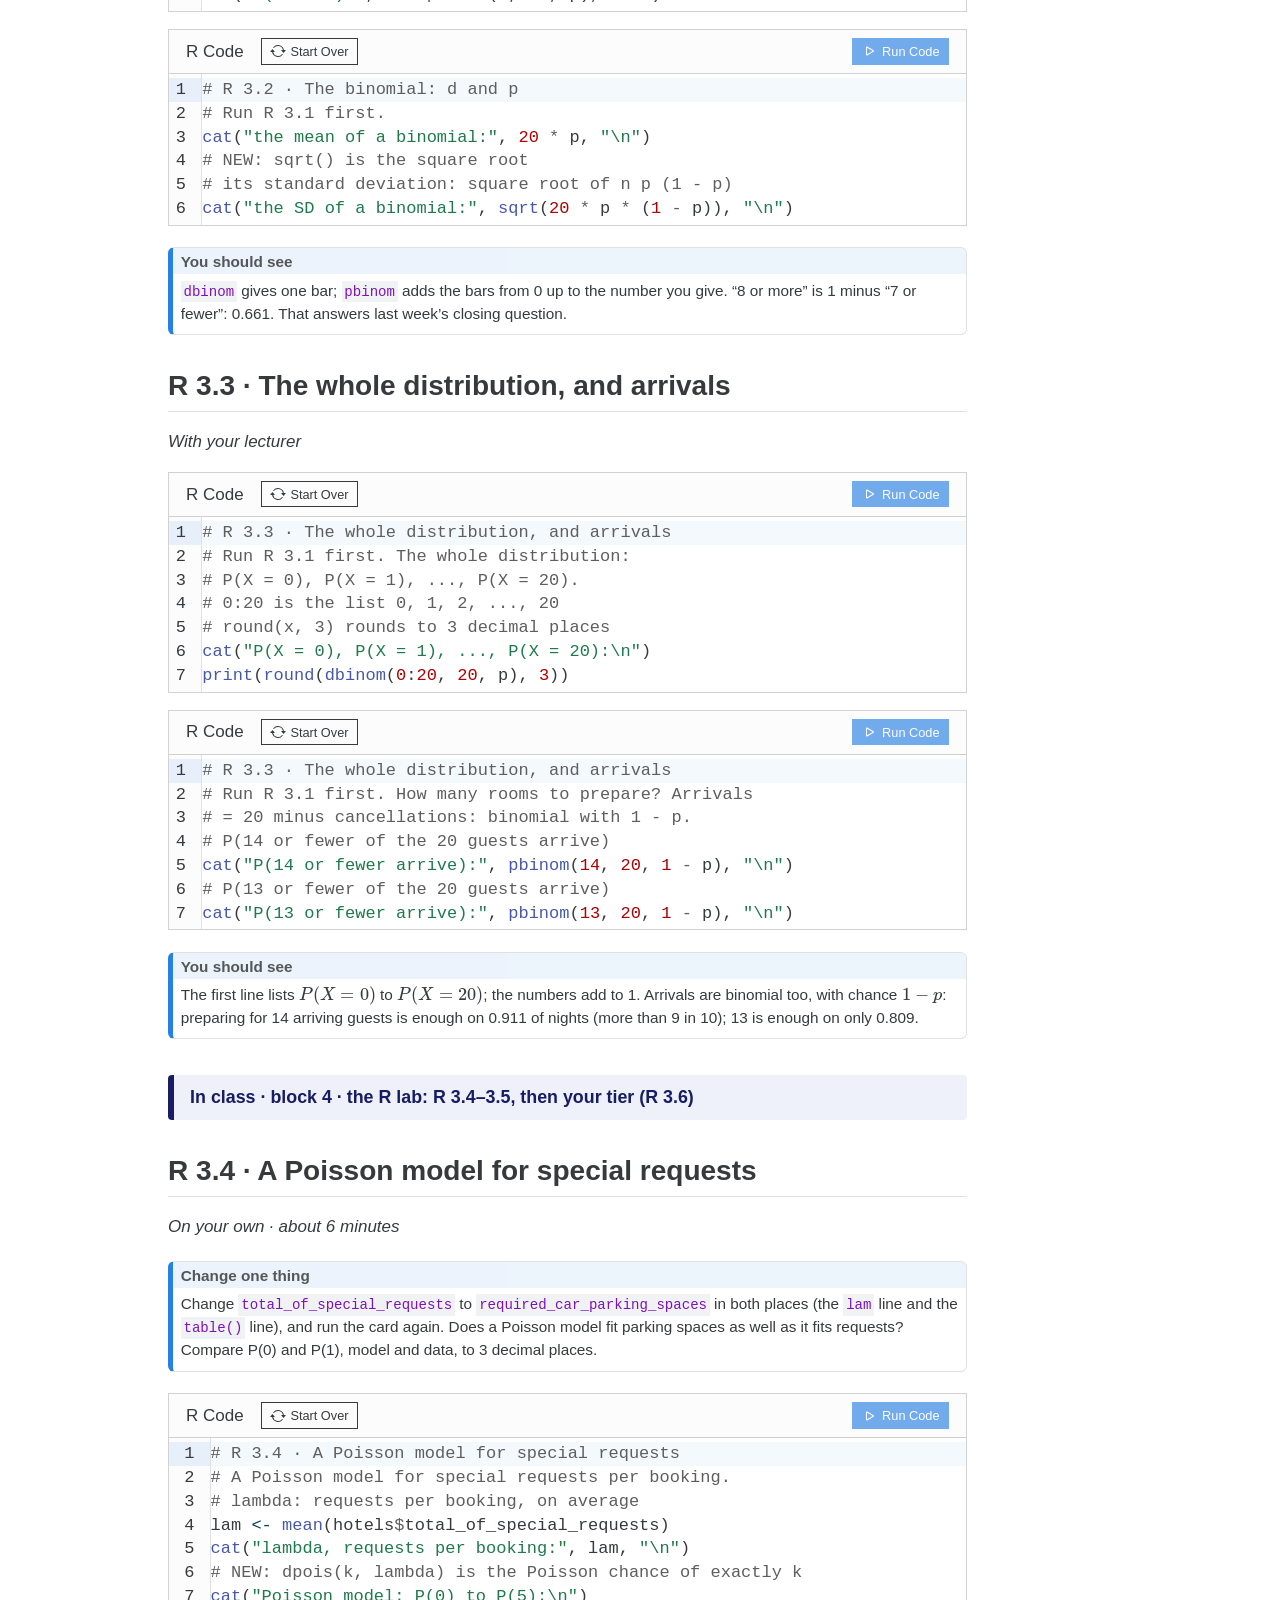
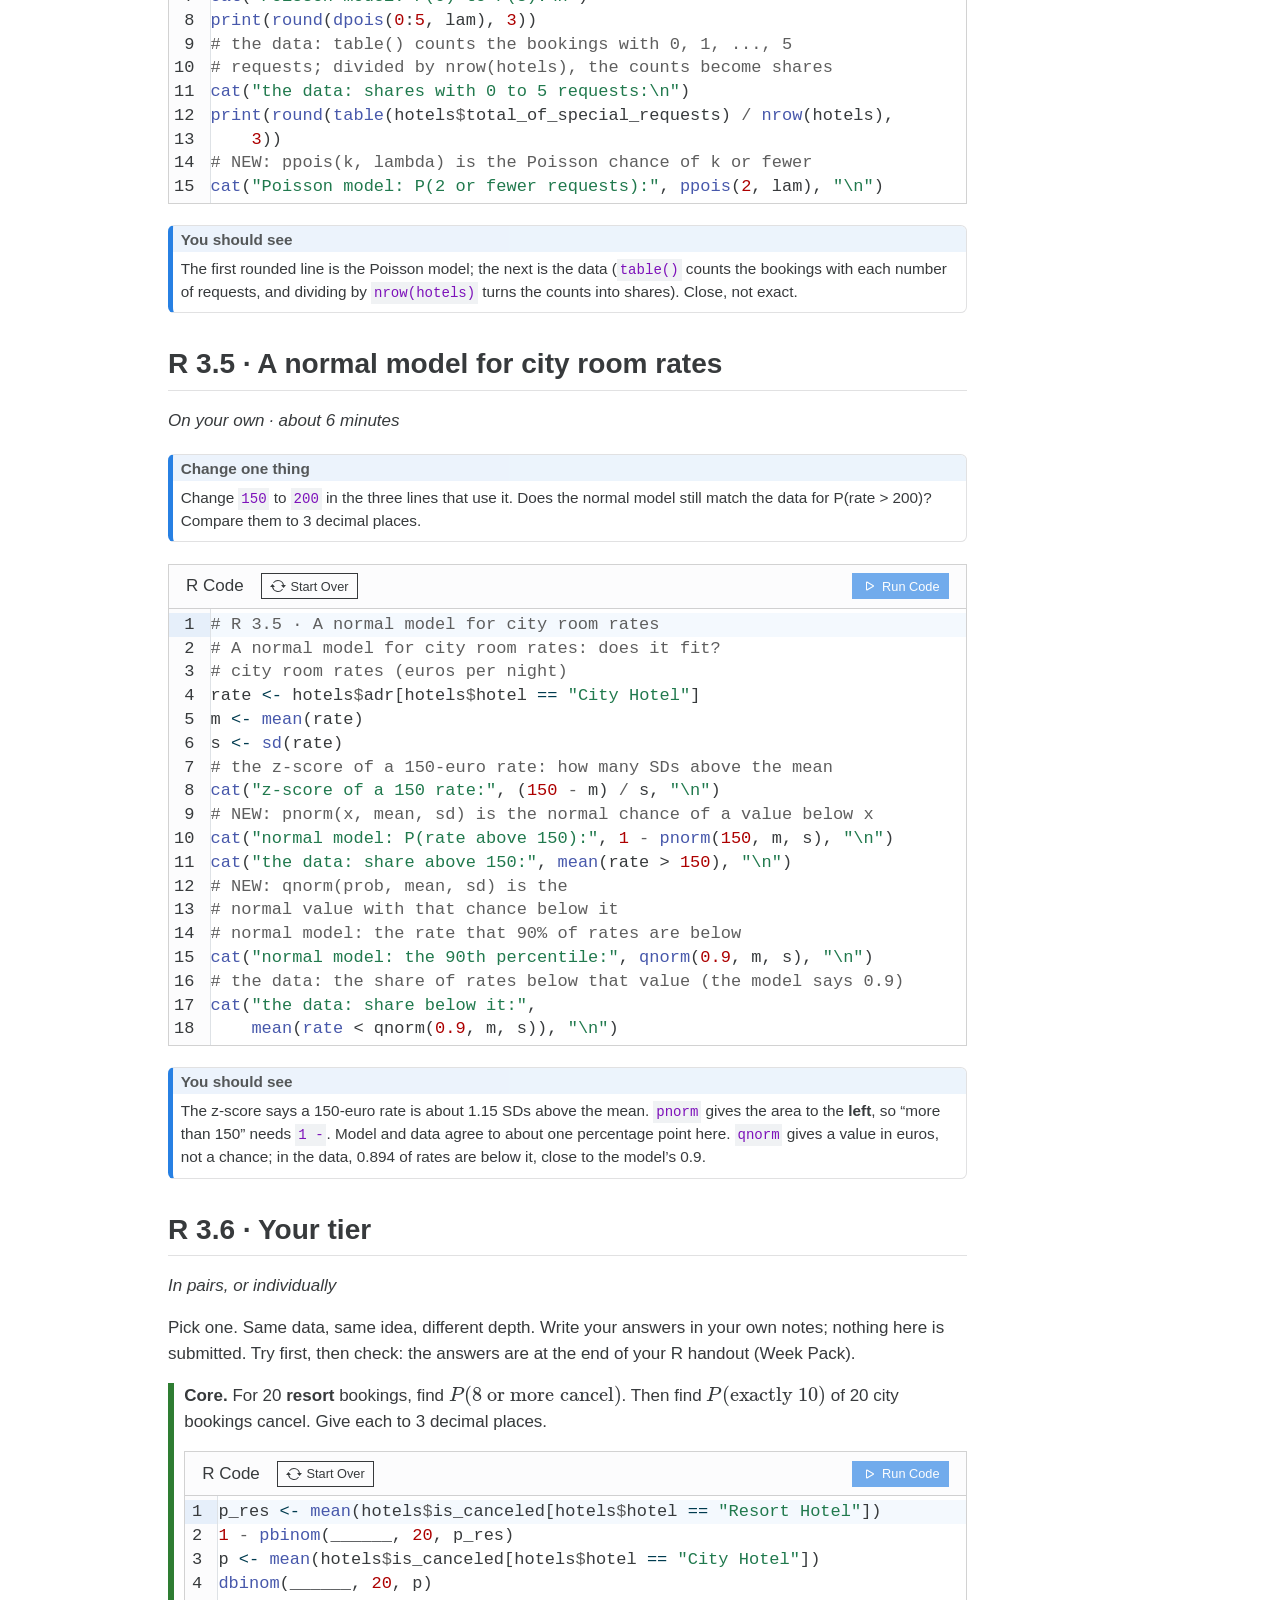
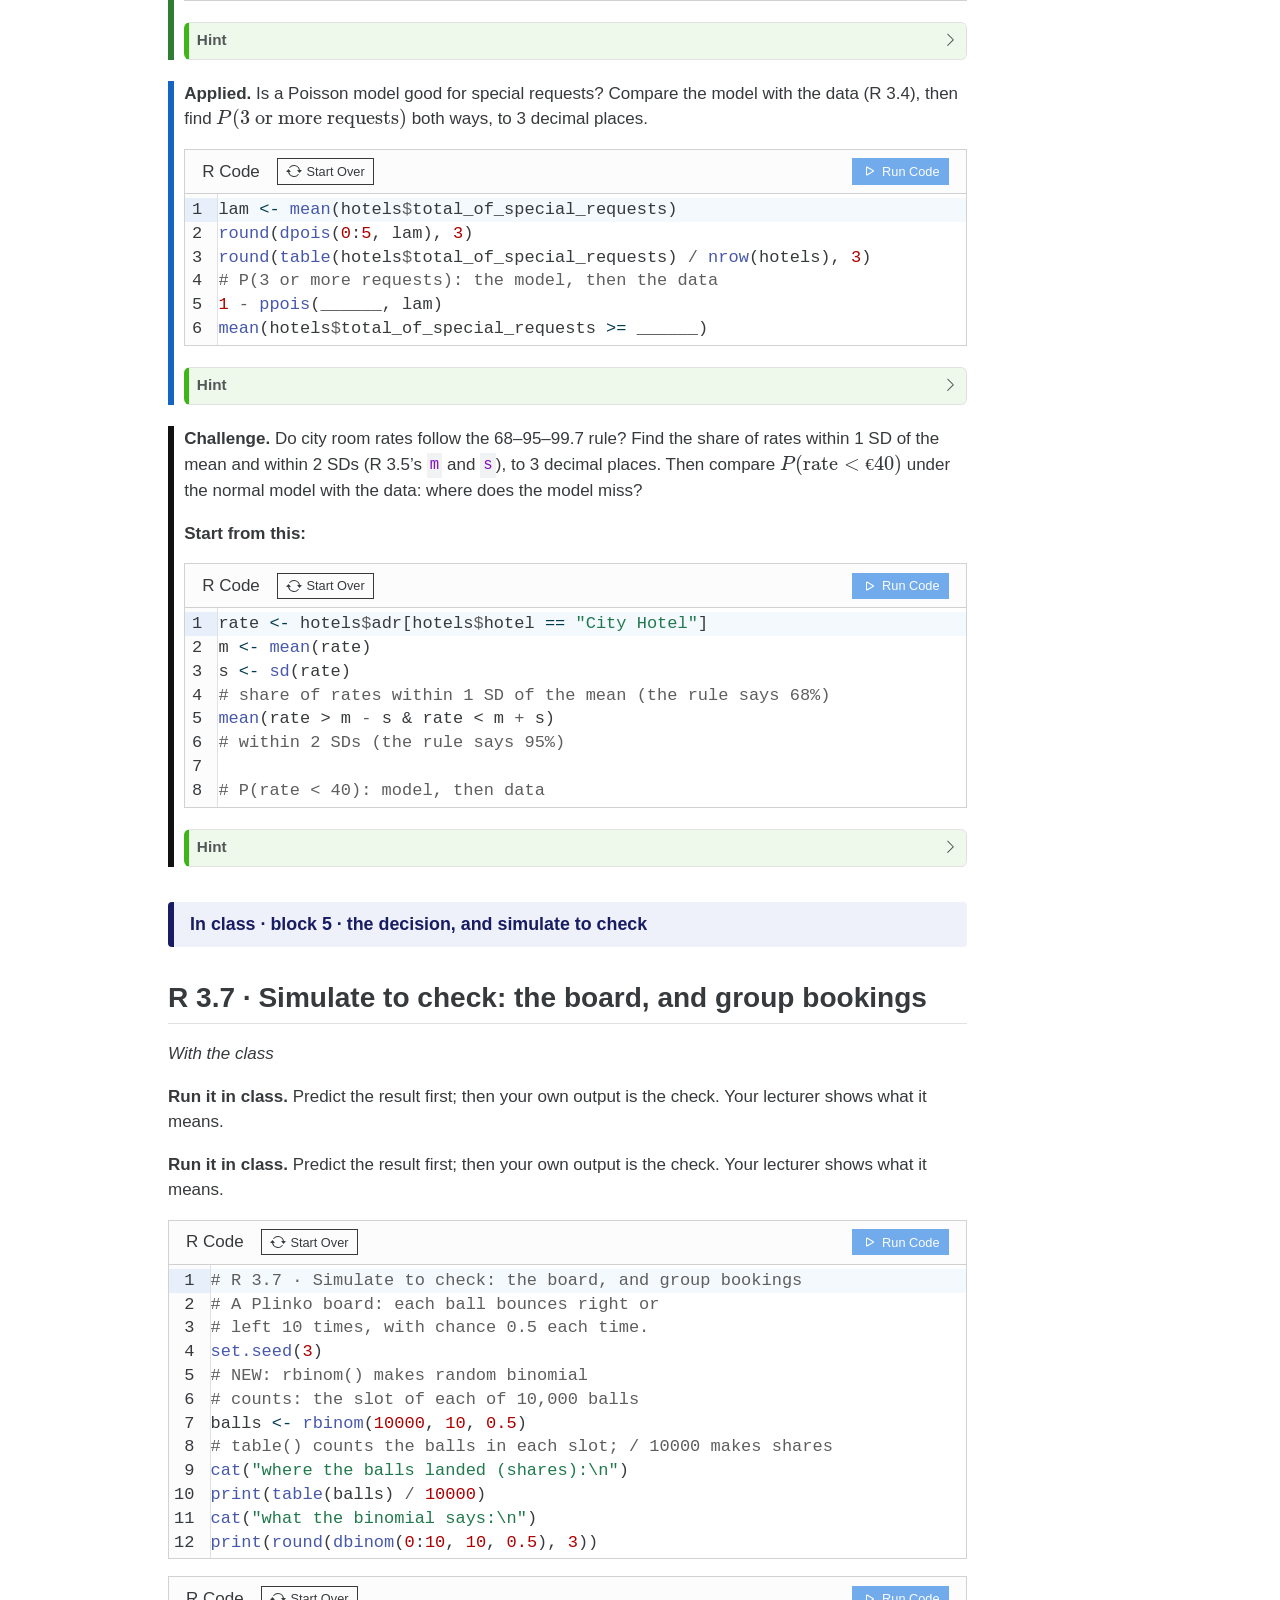
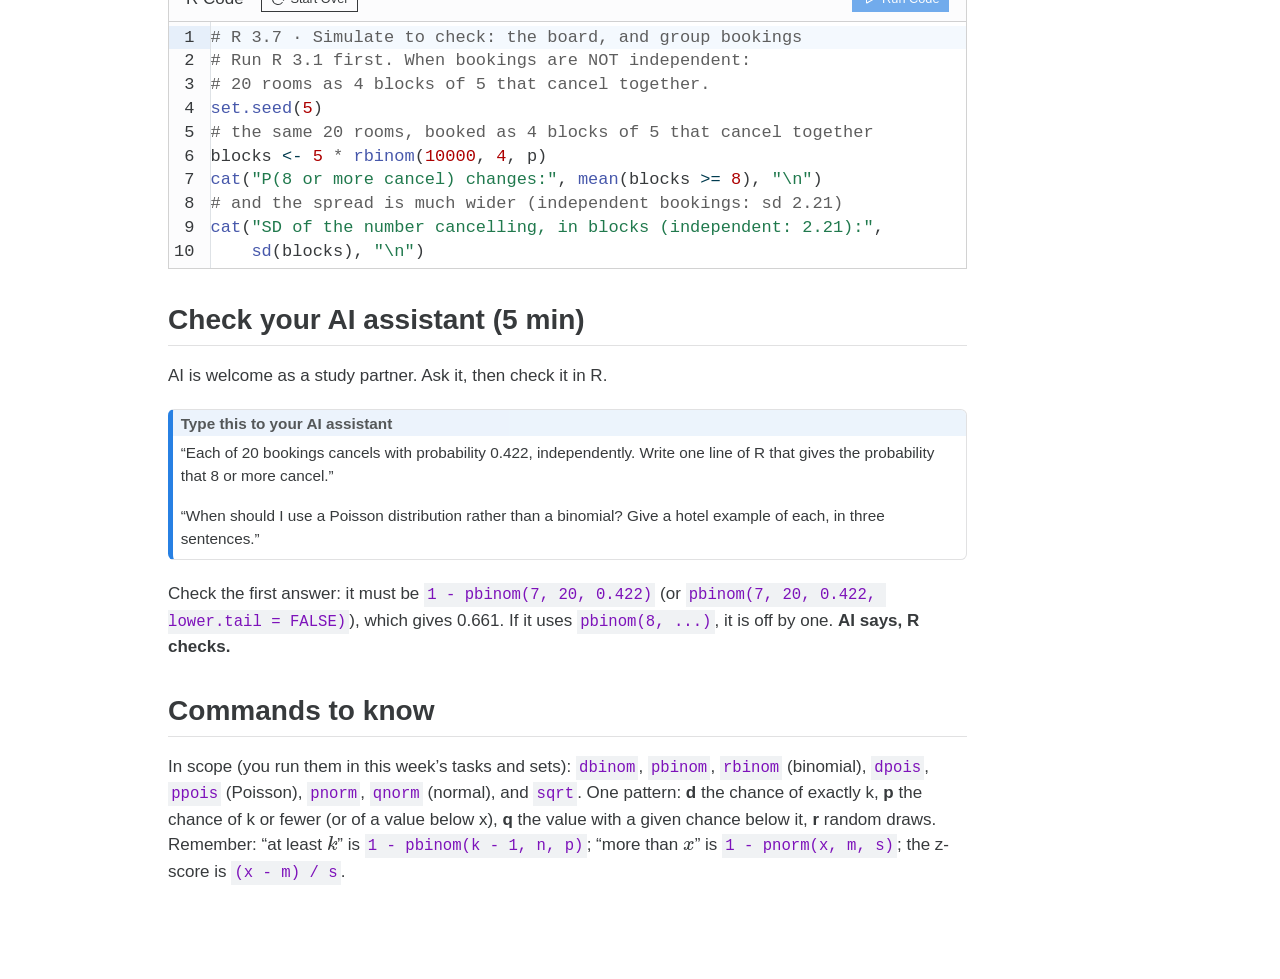
<file: w03/w03.html>
<!DOCTYPE html>
<html xmlns="http://www.w3.org/1999/xhtml" lang="en-GB" xml:lang="en-GB"><head>

<meta charset="utf-8">
<meta name="generator" content="quarto-1.9.38">

<meta name="viewport" content="width=device-width, initial-scale=1.0, user-scalable=yes">

<meta name="author" content="AB1202 Statistics &amp; Analysis">

<title>Week 3 · Will 8 of tonight’s 20 bookings cancel?</title>
<style>
/* Default styles provided by pandoc.
** See https://pandoc.org/MANUAL.html#variables-for-html for config info.
*/
code{white-space: pre-wrap;}
span.smallcaps{font-variant: small-caps;}
div.columns{display: flex; gap: min(4vw, 1.5em);}
div.column{flex: auto; overflow-x: auto;}
div.hanging-indent{margin-left: 1.5em; text-indent: -1.5em;}
ul.task-list{list-style: none;}
ul.task-list li input[type="checkbox"] {
  width: 0.8em;
  margin: 0 0.8em 0.2em -1em; /* quarto-specific, see https://github.com/quarto-dev/quarto-cli/issues/4556 */ 
  vertical-align: middle;
}
</style>


<script src="w03_files/libs/clipboard/clipboard.min.js"></script>
<script src="w03_files/libs/quarto-html/quarto.js" type="module"></script>
<script src="w03_files/libs/quarto-html/tabsets/tabsets.js" type="module"></script>
<script src="w03_files/libs/quarto-html/popper.min.js"></script>
<script src="w03_files/libs/quarto-html/tippy.umd.min.js"></script>
<script src="w03_files/libs/quarto-html/anchor.min.js"></script>
<link href="w03_files/libs/quarto-html/tippy.css" rel="stylesheet">
<link href="w03_files/libs/quarto-html/quarto-syntax-highlighting-15634bcf2e68342d4ad2dfa704d543f6.css" rel="stylesheet" id="quarto-text-highlighting-styles">
<script src="w03_files/libs/bootstrap/bootstrap.min.js"></script>
<link href="w03_files/libs/bootstrap/bootstrap-icons.css" rel="stylesheet">
<link href="w03_files/libs/bootstrap/bootstrap-99759f1773580fd6d177836f859495f2.min.css" rel="stylesheet" append-hash="true" id="quarto-bootstrap" data-mode="light">
<script src="w03_files/libs/quarto-contrib/live-runtime/live-runtime.js" type="module"></script>
<link href="w03_files/libs/quarto-contrib/live-runtime/live-runtime.css" rel="stylesheet">
<style>
.tier-core { border-left: 6px solid #2e7d32; padding-left: .6em; }
.tier-applied { border-left: 6px solid #1565c0; padding-left: .6em; }
.tier-challenge { border-left: 6px solid #111; padding-left: .6em; }
.block-tag { font-size: .8em; color: #666; text-transform: uppercase; letter-spacing: .06em; }
.big-number { font-size: 1.6em; font-weight: 700; color: #C8102E; }
.quarto-title-meta { display: none; }   /* no stray "AUTHOR" label under the title (review, 23 Nov 2026) */
/* type sizes, as notes.css */
div.sourceCode pre code, pre code, .cell-output pre code { font-size: 13.5px; line-height: 1.45; }
p code, li code, td code { font-size: .92em; }
/* R Lab cells: a long line wraps (indented) instead of needing a sideways scroll (Sam, 25 Nov 2026) */
.cm-editor .cm-content { white-space: pre-wrap !important; word-break: break-word; overflow-wrap: anywhere; flex-shrink: 1 !important; min-width: 0 !important; width: auto !important; }
.cm-editor .cm-line { padding-left: 1.2em !important; text-indent: -1.2em; }
.cm-editor .cm-scroller { overflow-x: hidden !important; }
.phase { margin: 2em 0 .5em; padding: .55em .9em; border-left: 6px solid #181C62; background: #EEF0FA; color: #181C62; font-weight: 700; font-size: 1.05em; line-height: 1.4; border-radius: 4px; }   /* Sam, 26 Nov 2026: larger, sentence case, navy on a pale tint (contrast about 13:1); the words carry the meaning, not the colour */
.phase p { margin: 0; }
</style>
<script type="module" src="w03_files/libs/quarto-ojs/quarto-ojs-runtime.js"></script>
<link href="w03_files/libs/quarto-ojs/quarto-ojs.css" rel="stylesheet">

  <script defer="" src="../mathjax/tex-chtml-full.js" type="text/javascript"></script>

<script type="text/javascript">
const typesetMath = (el) => {
  if (window.MathJax) {
    // MathJax Typeset
    window.MathJax.typeset([el]);
  } else if (window.katex) {
    // KaTeX Render
    var mathElements = el.getElementsByClassName("math");
    var macros = [];
    for (var i = 0; i < mathElements.length; i++) {
      var texText = mathElements[i].firstChild;
      if (mathElements[i].tagName == "SPAN" && texText && texText.data) {
        window.katex.render(texText.data, mathElements[i], {
          displayMode: mathElements[i].classList.contains('display'),
          throwOnError: false,
          macros: macros,
          fleqn: false
        });
      }
    }
  }
}
window.Quarto = {
  typesetMath
};
</script>

<style id="rlab-nav-style">
html{scroll-padding-top:64px}
.rlab-nav{position:sticky;top:0;z-index:2000;background:#181C62;color:#fff;display:flex;gap:8px;align-items:center;flex-wrap:wrap;
  padding:8px 12px;font:15px/1.3 system-ui,-apple-system,"Segoe UI",Arial,sans-serif;box-shadow:0 2px 6px rgba(0,0,0,.15)}
.rlab-nav a,.rlab-nav select{color:#fff;background:rgba(255,255,255,.12);border:1px solid rgba(255,255,255,.35);border-radius:8px;
  padding:6px 12px;text-decoration:none;font:inherit}
.rlab-nav a:hover,.rlab-nav a:focus{background:rgba(255,255,255,.25);outline:none}
.rlab-nav a.home{background:#C8102E;border-color:#C8102E;font-weight:600}
.rlab-nav .here{font-weight:600;padding:0 4px}
.rlab-nav .sp{flex:1}
.rlab-nav select{max-width:100%;min-width:0;flex:0 1 auto}
.rlab-nav select option{color:#1d1d1f}
.rlab-nav a.off{opacity:.35;pointer-events:none}
#quarto-margin-sidebar,.sidebar.margin-sidebar{top:64px !important}
@media (max-width:700px){.rlab-nav .label{display:none}.rlab-nav .sp{display:none}.rlab-nav select{order:10;flex:1 1 100%;width:100%}
  .rlab-nav{gap:6px;padding:6px 8px}.rlab-nav a,.rlab-nav select{padding:5px 10px}}
</style></head>

<body class="quarto-light"><nav class="rlab-nav" aria-label="AB1202 R Lab"><a class="home" href="../index.html">⌂ All weeks</a><a href="../w02/w02.html" title="Week 2">‹ <span class="label">Week 2</span></a><span class="here">Week 3</span><a href="../w04/w04.html" title="Week 4"><span class="label">Week 4</span> ›</a><select aria-label="Go to a week" onchange="location.href=this.value"><option value="../w01/w01.html">Week 1 · Describing data and probability basics</option><option value="../w02/w02.html">Week 2 · Conditional probability and Bayes' rule</option><option value="../w03/w03.html" selected>Week 3 · Random variables and distributions</option><option value="../w04/w04.html">Week 4 · Expected values</option><option value="../w05/w05.html">Week 5 · Bivariate distributions and correlation</option><option value="../w06/w06.html">Week 6 · Sampling and the central limit theorem</option><option value="../w07/w07.html">Week 7 · Confidence intervals and sample size</option><option value="../w08/w08.html">Week 8 · Hypothesis testing and error probabilities</option><option value="../w09/w09.html">Week 9 · Testing in practice and practical significance</option><option value="../w10/w10.html">Week 10 · Regression analysis I</option><option value="../w11/w11.html">Week 11 · Regression analysis II and causation</option><option value="../w12/w12.html">Week 12 · Simulation analysis</option></select><span class="sp"></span><a href="../console/index.html">R console</a></nav>

<div id="quarto-content" class="page-columns page-rows-contents page-layout-article">
<div id="quarto-margin-sidebar" class="sidebar margin-sidebar">
  <nav id="TOC" role="doc-toc" class="toc-active">
    <h2 id="toc-title">Table of contents</h2>
   
  <ul class="collapse">
  <li><a href="#how-to-use-this-lab" id="toc-how-to-use-this-lab" class="nav-link active" data-scroll-target="#how-to-use-this-lab">How to use this lab</a></li>
  <li><a href="#r-3.1-load-the-data-and-find-p" id="toc-r-3.1-load-the-data-and-find-p" class="nav-link" data-scroll-target="#r-3.1-load-the-data-and-find-p">R 3.1 · Load the data and find p</a></li>
  <li><a href="#r-3.2-the-binomial-d-and-p" id="toc-r-3.2-the-binomial-d-and-p" class="nav-link" data-scroll-target="#r-3.2-the-binomial-d-and-p">R 3.2 · The binomial: d and p</a></li>
  <li><a href="#r-3.3-the-whole-distribution-and-arrivals" id="toc-r-3.3-the-whole-distribution-and-arrivals" class="nav-link" data-scroll-target="#r-3.3-the-whole-distribution-and-arrivals">R 3.3 · The whole distribution, and arrivals</a></li>
  <li><a href="#r-3.4-a-poisson-model-for-special-requests" id="toc-r-3.4-a-poisson-model-for-special-requests" class="nav-link" data-scroll-target="#r-3.4-a-poisson-model-for-special-requests">R 3.4 · A Poisson model for special requests</a></li>
  <li><a href="#r-3.5-a-normal-model-for-city-room-rates" id="toc-r-3.5-a-normal-model-for-city-room-rates" class="nav-link" data-scroll-target="#r-3.5-a-normal-model-for-city-room-rates">R 3.5 · A normal model for city room rates</a></li>
  <li><a href="#r-3.6-your-tier-1" id="toc-r-3.6-your-tier-1" class="nav-link" data-scroll-target="#r-3.6-your-tier-1">R 3.6 · Your tier</a></li>
  <li><a href="#r-3.7-simulate-to-check-the-board-and-group-bookings-1" id="toc-r-3.7-simulate-to-check-the-board-and-group-bookings-1" class="nav-link" data-scroll-target="#r-3.7-simulate-to-check-the-board-and-group-bookings-1">R 3.7 · Simulate to check: the board, and group bookings</a></li>
  <li><a href="#check-your-ai-assistant-5-min" id="toc-check-your-ai-assistant-5-min" class="nav-link" data-scroll-target="#check-your-ai-assistant-5-min">Check your AI assistant (5 min)</a></li>
  <li><a href="#commands-to-know" id="toc-commands-to-know" class="nav-link" data-scroll-target="#commands-to-know">Commands to know</a></li>
  </ul>
</nav>
</div>
<main class="content" id="quarto-document-content">

<header id="title-block-header" class="quarto-title-block default">
<div class="quarto-title">
<h1 class="title">Week 3 · Will 8 of tonight’s 20 bookings cancel?</h1>
<p class="subtitle lead">Random variables; binomial, Poisson and normal distributions</p>
</div>



<div class="quarto-title-meta">

    <div>
    <div class="quarto-title-meta-heading">Author</div>
    <div class="quarto-title-meta-contents">
             <p>AB1202 Statistics &amp; Analysis </p>
          </div>
  </div>
    
  
    
  </div>
  


</header>


<section id="how-to-use-this-lab" class="level2">
<h2 class="anchored" data-anchor-id="how-to-use-this-lab">How to use this lab</h2>
<p><strong>RStudio is the main way to do the lab</strong> (the R handout in your Week Pack and the R Recipes file). This page is the alternative when RStudio is not available: it runs R in your browser (webR), with nothing to install. The code is the same, starting with the same first line, <code>hotels &lt;- read.csv("hotels.csv")</code>.</p>
<ul>
<li>Press <strong>Run Code</strong> on each cell. Change the code and run it again; you cannot break anything.</li>
<li><strong>Step 1 is always the same line:</strong> <code>hotels &lt;- read.csv("hotels.csv")</code>. On this page it runs by itself when the page opens; wait for the first cell to show the size of the data.</li>
<li>The tasks are the same as in your R handout, with the same numbers (R 3.1, R 3.2, …) and the same words. Your tier is R 3.6: <strong>Core</strong>, <strong>Applied</strong> or <strong>Challenge</strong>, same data, same idea, different depth.</li>
<li>Stuck on a tier task? Open its <strong>Hint</strong>, then try again. The answers are at the end of your R handout (Part 2 of the Week Pack).</li>
</ul>
<div>
<div id="webr-1" class="exercise-cell">

</div>
<script type="webr-1-contents">
[base64]
</script>
</div>
<div>
<div id="webr-2" class="exercise-cell">

</div>
<script type="webr-2-contents">
[base64]
</script>
</div>
<div class="phase">
<p>In class · block 3 · with your lecturer: run these together</p>
</div>
</section>
<section id="r-3.1-load-the-data-and-find-p" class="level2">
<h2 class="anchored" data-anchor-id="r-3.1-load-the-data-and-find-p">R 3.1 · Load the data and find p</h2>
<p><em>With your lecturer</em></p>
<div>
<div id="webr-3" class="exercise-cell">

</div>
<script type="webr-3-contents">
[base64]
</script>
</div>
<div class="callout callout-style-default callout-note no-icon callout-titled" title="You should see">
<div class="callout-header d-flex align-content-center">
<div class="callout-icon-container">
<i class="callout-icon no-icon"></i>
</div>
<div class="callout-title-container flex-fill">
<span class="screen-reader-only">Note</span>You should see
</div>
</div>
<div class="callout-body-container callout-body">
<p>The share of city bookings that cancel: the <span class="math inline">\(p\)</span> for tonight’s 20 bookings.</p>
</div>
</div>
</section>
<section id="r-3.2-the-binomial-d-and-p" class="level2">
<h2 class="anchored" data-anchor-id="r-3.2-the-binomial-d-and-p">R 3.2 · The binomial: d and p</h2>
<p><em>With your lecturer</em></p>
<div>
<div id="webr-4" class="exercise-cell">

</div>
<script type="webr-4-contents">
[base64]
</script>
</div>
<div>
<div id="webr-5" class="exercise-cell">

</div>
<script type="webr-5-contents">
[base64]
</script>
</div>
<div class="callout callout-style-default callout-note no-icon callout-titled" title="You should see">
<div class="callout-header d-flex align-content-center">
<div class="callout-icon-container">
<i class="callout-icon no-icon"></i>
</div>
<div class="callout-title-container flex-fill">
<span class="screen-reader-only">Note</span>You should see
</div>
</div>
<div class="callout-body-container callout-body">
<p><code>dbinom</code> gives one bar; <code>pbinom</code> adds the bars from 0 up to the number you give. “8 or more” is 1 minus “7 or fewer”: 0.661. That answers last week’s closing question.</p>
</div>
</div>
</section>
<section id="r-3.3-the-whole-distribution-and-arrivals" class="level2">
<h2 class="anchored" data-anchor-id="r-3.3-the-whole-distribution-and-arrivals">R 3.3 · The whole distribution, and arrivals</h2>
<p><em>With your lecturer</em></p>
<div>
<div id="webr-6" class="exercise-cell">

</div>
<script type="webr-6-contents">
[base64]
</script>
</div>
<div>
<div id="webr-7" class="exercise-cell">

</div>
<script type="webr-7-contents">
[base64]
</script>
</div>
<div class="callout callout-style-default callout-note no-icon callout-titled" title="You should see">
<div class="callout-header d-flex align-content-center">
<div class="callout-icon-container">
<i class="callout-icon no-icon"></i>
</div>
<div class="callout-title-container flex-fill">
<span class="screen-reader-only">Note</span>You should see
</div>
</div>
<div class="callout-body-container callout-body">
<p>The first line lists <span class="math inline">\(P(X = 0)\)</span> to <span class="math inline">\(P(X = 20)\)</span>; the numbers add to 1. Arrivals are binomial too, with chance <span class="math inline">\(1 - p\)</span>: preparing for 14 arriving guests is enough on 0.911 of nights (more than 9 in 10); 13 is enough on only 0.809.</p>
</div>
</div>
<div class="phase">
<p>In class · block 4 · the R lab: R 3.4–3.5, then your tier (R 3.6)</p>
</div>
</section>
<section id="r-3.4-a-poisson-model-for-special-requests" class="level2">
<h2 class="anchored" data-anchor-id="r-3.4-a-poisson-model-for-special-requests">R 3.4 · A Poisson model for special requests</h2>
<p><em>On your own · about 6 minutes</em></p>
<div class="callout callout-style-default callout-note no-icon callout-titled" title="Change one thing">
<div class="callout-header d-flex align-content-center">
<div class="callout-icon-container">
<i class="callout-icon no-icon"></i>
</div>
<div class="callout-title-container flex-fill">
<span class="screen-reader-only">Note</span>Change one thing
</div>
</div>
<div class="callout-body-container callout-body">
<p>Change <code>total_of_special_requests</code> to <code>required_car_parking_spaces</code> in both places (the <code>lam</code> line and the <code>table()</code> line), and run the card again. Does a Poisson model fit parking spaces as well as it fits requests? Compare P(0) and P(1), model and data, to 3 decimal places.</p>
</div>
</div>
<div>
<div id="webr-8" class="exercise-cell">

</div>
<script type="webr-8-contents">
[base64]
</script>
</div>
<div class="callout callout-style-default callout-note no-icon callout-titled" title="You should see">
<div class="callout-header d-flex align-content-center">
<div class="callout-icon-container">
<i class="callout-icon no-icon"></i>
</div>
<div class="callout-title-container flex-fill">
<span class="screen-reader-only">Note</span>You should see
</div>
</div>
<div class="callout-body-container callout-body">
<p>The first rounded line is the Poisson model; the next is the data (<code>table()</code> counts the bookings with each number of requests, and dividing by <code>nrow(hotels)</code> turns the counts into shares). Close, not exact.</p>
</div>
</div>
</section>
<section id="r-3.5-a-normal-model-for-city-room-rates" class="level2">
<h2 class="anchored" data-anchor-id="r-3.5-a-normal-model-for-city-room-rates">R 3.5 · A normal model for city room rates</h2>
<p><em>On your own · about 6 minutes</em></p>
<div class="callout callout-style-default callout-note no-icon callout-titled" title="Change one thing">
<div class="callout-header d-flex align-content-center">
<div class="callout-icon-container">
<i class="callout-icon no-icon"></i>
</div>
<div class="callout-title-container flex-fill">
<span class="screen-reader-only">Note</span>Change one thing
</div>
</div>
<div class="callout-body-container callout-body">
<p>Change <code>150</code> to <code>200</code> in the three lines that use it. Does the normal model still match the data for P(rate &gt; 200)? Compare them to 3 decimal places.</p>
</div>
</div>
<div>
<div id="webr-9" class="exercise-cell">

</div>
<script type="webr-9-contents">
[base64]
</script>
</div>
<div class="callout callout-style-default callout-note no-icon callout-titled" title="You should see">
<div class="callout-header d-flex align-content-center">
<div class="callout-icon-container">
<i class="callout-icon no-icon"></i>
</div>
<div class="callout-title-container flex-fill">
<span class="screen-reader-only">Note</span>You should see
</div>
</div>
<div class="callout-body-container callout-body">
<p>The z-score says a 150-euro rate is about 1.15 SDs above the mean. <code>pnorm</code> gives the area to the <strong>left</strong>, so “more than 150” needs <code>1 -</code>. Model and data agree to about one percentage point here. <code>qnorm</code> gives a value in euros, not a chance; in the data, 0.894 of rates are below it, close to the model’s 0.9.</p>
</div>
</div>
</section>
<section id="r-3.6-your-tier-1" class="level2">
<h2 class="anchored" data-anchor-id="r-3.6-your-tier-1">R 3.6 · Your tier</h2>
<p><em>In pairs, or individually</em></p>
<p>Pick one. Same data, same idea, different depth. Write your answers in your own notes; nothing here is submitted. Try first, then check: the answers are at the end of your R handout (Week Pack).</p>
<div class="tier-core">
<p><strong>Core.</strong> For 20 <strong>resort</strong> bookings, find <span class="math inline">\(P(8 \text{ or more cancel})\)</span>. Then find <span class="math inline">\(P(\text{exactly } 10)\)</span> of 20 city bookings cancel. Give each to 3 decimal places.</p>
<div>
<div id="webr-10" class="exercise-cell">

</div>
<script type="webr-10-contents">
[base64]
</script>
</div>
<div class="callout callout-style-default callout-tip no-icon callout-titled" title="Hint">
<div class="callout-header d-flex align-content-center collapsed" data-bs-toggle="collapse" data-bs-target=".callout-8-contents" aria-controls="callout-8" aria-expanded="false" aria-label="Toggle callout">
<div class="callout-icon-container">
<i class="callout-icon no-icon"></i>
</div>
<div class="callout-title-container flex-fill">
<span class="screen-reader-only">Tip</span>Hint
</div>
<div class="callout-btn-toggle d-inline-block border-0 py-1 ps-1 pe-0 float-end"><i class="callout-toggle"></i></div>
</div>
<div id="callout-8" class="callout-8-contents callout-collapse collapse">
<div class="callout-body-container callout-body">
<p>find <code>p_res</code> as in R 3.1 with <code>"Resort Hotel"</code>; then <code>1 - pbinom(7, 20, p_res)</code> and <code>dbinom(10, 20, p)</code>.</p>
</div>
</div>
</div>
</div>
<div class="tier-applied">
<p><strong>Applied.</strong> Is a Poisson model good for special requests? Compare the model with the data (R 3.4), then find <span class="math inline">\(P(3 \text{ or more requests})\)</span> both ways, to 3 decimal places.</p>
<div>
<div id="webr-11" class="exercise-cell">

</div>
<script type="webr-11-contents">
[base64]
</script>
</div>
<div class="callout callout-style-default callout-tip no-icon callout-titled" title="Hint">
<div class="callout-header d-flex align-content-center collapsed" data-bs-toggle="collapse" data-bs-target=".callout-9-contents" aria-controls="callout-9" aria-expanded="false" aria-label="Toggle callout">
<div class="callout-icon-container">
<i class="callout-icon no-icon"></i>
</div>
<div class="callout-title-container flex-fill">
<span class="screen-reader-only">Tip</span>Hint
</div>
<div class="callout-btn-toggle d-inline-block border-0 py-1 ps-1 pe-0 float-end"><i class="callout-toggle"></i></div>
</div>
<div id="callout-9" class="callout-9-contents callout-collapse collapse">
<div class="callout-body-container callout-body">
<p>“3 or more” is 1 minus “2 or fewer”: <code>1 - ppois(2, lam)</code>; the data’s share is <code>mean(hotels$total_of_special_requests &gt;= 3)</code>.</p>
</div>
</div>
</div>
</div>
<div class="tier-challenge">
<p><strong>Challenge.</strong> Do city room rates follow the 68–95–99.7 rule? Find the share of rates within 1 SD of the mean and within 2 SDs (R 3.5’s <code>m</code> and <code>s</code>), to 3 decimal places. Then compare <span class="math inline">\(P(\text{rate} &lt; \text{€}40)\)</span> under the normal model with the data: where does the model miss?</p>
<p><strong>Start from this:</strong></p>
<div>
<div id="webr-12" class="exercise-cell">

</div>
<script type="webr-12-contents">
[base64]
</script>
</div>
<div class="callout callout-style-default callout-tip no-icon callout-titled" title="Hint">
<div class="callout-header d-flex align-content-center collapsed" data-bs-toggle="collapse" data-bs-target=".callout-10-contents" aria-controls="callout-10" aria-expanded="false" aria-label="Toggle callout">
<div class="callout-icon-container">
<i class="callout-icon no-icon"></i>
</div>
<div class="callout-title-container flex-fill">
<span class="screen-reader-only">Tip</span>Hint
</div>
<div class="callout-btn-toggle d-inline-block border-0 py-1 ps-1 pe-0 float-end"><i class="callout-toggle"></i></div>
</div>
<div id="callout-10" class="callout-10-contents callout-collapse collapse">
<div class="callout-body-container callout-body">
<p>within 1 SD means between <code>m - s</code> and <code>m + s</code>: <code>mean(rate &gt; m - s &amp; rate &lt; m + s)</code>. For the model, <code>pnorm(40, m, s)</code>; for the data, <code>mean(rate &lt; 40)</code>.</p>
</div>
</div>
</div>
</div>
<div class="phase">
<p>In class · block 5 · the decision, and simulate to check</p>
</div>
</section>
<section id="r-3.7-simulate-to-check-the-board-and-group-bookings-1" class="level2">
<h2 class="anchored" data-anchor-id="r-3.7-simulate-to-check-the-board-and-group-bookings-1">R 3.7 · Simulate to check: the board, and group bookings</h2>
<p><em>With the class</em></p>
<p><strong>Run it in class.</strong> Predict the result first; then your own output is the check. Your lecturer shows what it means.</p>
<p><strong>Run it in class.</strong> Predict the result first; then your own output is the check. Your lecturer shows what it means.</p>
<div>
<div id="webr-13" class="exercise-cell">

</div>
<script type="webr-13-contents">
[base64]
</script>
</div>
<div>
<div id="webr-14" class="exercise-cell">

</div>
<script type="webr-14-contents">
[base64]
</script>
</div>
</section>
<section id="check-your-ai-assistant-5-min" class="level2">
<h2 class="anchored" data-anchor-id="check-your-ai-assistant-5-min">Check your AI assistant (5 min)</h2>
<p>AI is welcome as a study partner. Ask it, then check it in R.</p>
<div class="callout callout-style-default callout-note no-icon callout-titled" title="Type this to your AI assistant">
<div class="callout-header d-flex align-content-center">
<div class="callout-icon-container">
<i class="callout-icon no-icon"></i>
</div>
<div class="callout-title-container flex-fill">
<span class="screen-reader-only">Note</span>Type this to your AI assistant
</div>
</div>
<div class="callout-body-container callout-body">
<p>“Each of 20 bookings cancels with probability 0.422, independently. Write one line of R that gives the probability that 8 or more cancel.”</p>
<p>“When should I use a Poisson distribution rather than a binomial? Give a hotel example of each, in three sentences.”</p>
</div>
</div>
<p>Check the first answer: it must be <code>1 - pbinom(7, 20, 0.422)</code> (or <code>pbinom(7, 20, 0.422, lower.tail = FALSE)</code>), which gives 0.661. If it uses <code>pbinom(8, ...)</code>, it is off by one. <strong>AI says, R checks.</strong></p>
</section>
<section id="commands-to-know" class="level2">
<h2 class="anchored" data-anchor-id="commands-to-know">Commands to know</h2>
<p>In scope (you run them in this week’s tasks and sets): <code>dbinom</code>, <code>pbinom</code>, <code>rbinom</code> (binomial), <code>dpois</code>, <code>ppois</code> (Poisson), <code>pnorm</code>, <code>qnorm</code> (normal), and <code>sqrt</code>. One pattern: <strong>d</strong> the chance of exactly k, <strong>p</strong> the chance of k or fewer (or of a value below x), <strong>q</strong> the value with a given chance below it, <strong>r</strong> random draws. Remember: “at least <span class="math inline">\(k\)</span>” is <code>1 - pbinom(k - 1, n, p)</code>; “more than <span class="math inline">\(x\)</span>” is <code>1 - pnorm(x, m, s)</code>; the z-score is <code>(x - m) / s</code>.</p>
<script type="webr-data">
eyJvcHRpb25zIjp7ImJhc2VVcmwiOiIuLi93ZWJyLyJ9LCJwYWNrYWdlcyI6eyJwa2dzIjpbImV2YWx1YXRlIiwia25pdHIiLCJodG1sdG9vbHMiXSwicmVwb3MiOlsiLi4vd2Vici1yZXBvIl19LCJyZW5kZXJfZGYiOiJkZWZhdWx0In0=
</script>
<script type="ojs-module-contents">
[base64]
</script>
<div id="exercise-loading-indicator" class="exercise-loading-indicator d-none d-flex align-items-center gap-2">
<div id="exercise-loading-status" class="d-flex gap-2">

</div>
<div class="spinner-grow spinner-grow-sm">

</div>
</div>
<script type="vfs-file">
WyJob3RlbHMuY3N2Lmd6Il0=
</script>
</section>

</main>
<!-- /main column -->
<script type="ojs-module-contents">
eyJjb250ZW50cyI6W119
</script>
<script type="module">
if (window.location.protocol === "file:") { alert("The OJS runtime does not work with file:// URLs. Please use a web server to view this document."); }
window._ojs.paths.runtimeToDoc = "../../..";
window._ojs.paths.runtimeToRoot = "../../../..";
window._ojs.paths.docToRoot = "..";
window._ojs.selfContained = false;
window._ojs.runtime.interpretFromScriptTags();
</script>
<script id="quarto-html-after-body" type="application/javascript">
  window.document.addEventListener("DOMContentLoaded", function (event) {
    const icon = "";
    const anchorJS = new window.AnchorJS();
    anchorJS.options = {
      placement: 'right',
      icon: icon
    };
    anchorJS.add('.anchored');
    const isCodeAnnotation = (el) => {
      for (const clz of el.classList) {
        if (clz.startsWith('code-annotation-')) {                     
          return true;
        }
      }
      return false;
    }
    const onCopySuccess = function(e) {
      // button target
      const button = e.trigger;
      // don't keep focus
      button.blur();
      // flash "checked"
      button.classList.add('code-copy-button-checked');
      var currentTitle = button.getAttribute("title");
      button.setAttribute("title", "Copied!");
      let tooltip;
      if (window.bootstrap) {
        button.setAttribute("data-bs-toggle", "tooltip");
        button.setAttribute("data-bs-placement", "left");
        button.setAttribute("data-bs-title", "Copied!");
        tooltip = new bootstrap.Tooltip(button, 
          { trigger: "manual", 
            customClass: "code-copy-button-tooltip",
            offset: [0, -8]});
        tooltip.show();    
      }
      setTimeout(function() {
        if (tooltip) {
          tooltip.hide();
          button.removeAttribute("data-bs-title");
          button.removeAttribute("data-bs-toggle");
          button.removeAttribute("data-bs-placement");
        }
        button.setAttribute("title", currentTitle);
        button.classList.remove('code-copy-button-checked');
      }, 1000);
      // clear code selection
      e.clearSelection();
    }
    const getTextToCopy = function(trigger) {
      const outerScaffold = trigger.parentElement.cloneNode(true);
      const codeEl = outerScaffold.querySelector('code');
      for (const childEl of codeEl.children) {
        if (isCodeAnnotation(childEl)) {
          childEl.remove();
        }
      }
      return codeEl.innerText;
    }
    const clipboard = new window.ClipboardJS('.code-copy-button:not([data-in-quarto-modal])', {
      text: getTextToCopy
    });
    clipboard.on('success', onCopySuccess);
    if (window.document.getElementById('quarto-embedded-source-code-modal')) {
      const clipboardModal = new window.ClipboardJS('.code-copy-button[data-in-quarto-modal]', {
        text: getTextToCopy,
        container: window.document.getElementById('quarto-embedded-source-code-modal')
      });
      clipboardModal.on('success', onCopySuccess);
    }
      var localhostRegex = new RegExp(/^(?:http|https):\/\/localhost\:?[0-9]*\//);
      var mailtoRegex = new RegExp(/^mailto:/);
        var filterRegex = new RegExp('/' + window.location.host + '/');
      var isInternal = (href) => {
          return filterRegex.test(href) || localhostRegex.test(href) || mailtoRegex.test(href);
      }
      // Inspect non-navigation links and adorn them if external
     var links = window.document.querySelectorAll('a[href]:not(.nav-link):not(.navbar-brand):not(.toc-action):not(.sidebar-link):not(.sidebar-item-toggle):not(.pagination-link):not(.no-external):not([aria-hidden]):not(.dropdown-item):not(.quarto-navigation-tool):not(.about-link)');
      for (var i=0; i<links.length; i++) {
        const link = links[i];
        if (!isInternal(link.href)) {
          // undo the damage that might have been done by quarto-nav.js in the case of
          // links that we want to consider external
          if (link.dataset.originalHref !== undefined) {
            link.href = link.dataset.originalHref;
          }
        }
      }
    function tippyHover(el, contentFn, onTriggerFn, onUntriggerFn) {
      const config = {
        allowHTML: true,
        maxWidth: 500,
        delay: 100,
        arrow: false,
        appendTo: function(el) {
            return el.parentElement;
        },
        interactive: true,
        interactiveBorder: 10,
        theme: 'quarto',
        placement: 'bottom-start',
      };
      if (contentFn) {
        config.content = contentFn;
      }
      if (onTriggerFn) {
        config.onTrigger = onTriggerFn;
      }
      if (onUntriggerFn) {
        config.onUntrigger = onUntriggerFn;
      }
      window.tippy(el, config); 
    }
    const noterefs = window.document.querySelectorAll('a[role="doc-noteref"]');
    for (var i=0; i<noterefs.length; i++) {
      const ref = noterefs[i];
      tippyHover(ref, function() {
        // use id or data attribute instead here
        let href = ref.getAttribute('data-footnote-href') || ref.getAttribute('href');
        try { href = new URL(href).hash; } catch {}
        const id = href.replace(/^#\/?/, "");
        const note = window.document.getElementById(id);
        if (note) {
          return note.innerHTML;
        } else {
          return "";
        }
      });
    }
    const xrefs = window.document.querySelectorAll('a.quarto-xref');
    const processXRef = (id, note) => {
      // Strip column container classes
      const stripColumnClz = (el) => {
        el.classList.remove("page-full", "page-columns");
        if (el.children) {
          for (const child of el.children) {
            stripColumnClz(child);
          }
        }
      }
      stripColumnClz(note)
      if (id === null || id.startsWith('sec-')) {
        // Special case sections, only their first couple elements
        const container = document.createElement("div");
        if (note.children && note.children.length > 2) {
          container.appendChild(note.children[0].cloneNode(true));
          for (let i = 1; i < note.children.length; i++) {
            const child = note.children[i];
            if (child.tagName === "P" && child.innerText === "") {
              continue;
            } else {
              container.appendChild(child.cloneNode(true));
              break;
            }
          }
          if (window.Quarto?.typesetMath) {
            window.Quarto.typesetMath(container);
          }
          return container.innerHTML
        } else {
          if (window.Quarto?.typesetMath) {
            window.Quarto.typesetMath(note);
          }
          return note.innerHTML;
        }
      } else {
        // Remove any anchor links if they are present
        const anchorLink = note.querySelector('a.anchorjs-link');
        if (anchorLink) {
          anchorLink.remove();
        }
        if (window.Quarto?.typesetMath) {
          window.Quarto.typesetMath(note);
        }
        if (note.classList.contains("callout")) {
          return note.outerHTML;
        } else {
          return note.innerHTML;
        }
      }
    }
    for (var i=0; i<xrefs.length; i++) {
      const xref = xrefs[i];
      tippyHover(xref, undefined, function(instance) {
        instance.disable();
        let url = xref.getAttribute('href');
        let hash = undefined; 
        if (url.startsWith('#')) {
          hash = url;
        } else {
          try { hash = new URL(url).hash; } catch {}
        }
        if (hash) {
          const id = hash.replace(/^#\/?/, "");
          const note = window.document.getElementById(id);
          if (note !== null) {
            try {
              const html = processXRef(id, note.cloneNode(true));
              instance.setContent(html);
            } finally {
              instance.enable();
              instance.show();
            }
          } else {
            // See if we can fetch this
            fetch(url.split('#')[0])
            .then(res => res.text())
            .then(html => {
              const parser = new DOMParser();
              const htmlDoc = parser.parseFromString(html, "text/html");
              const note = htmlDoc.getElementById(id);
              if (note !== null) {
                const html = processXRef(id, note);
                instance.setContent(html);
              } 
            }).finally(() => {
              instance.enable();
              instance.show();
            });
          }
        } else {
          // See if we can fetch a full url (with no hash to target)
          // This is a special case and we should probably do some content thinning / targeting
          fetch(url)
          .then(res => res.text())
          .then(html => {
            const parser = new DOMParser();
            const htmlDoc = parser.parseFromString(html, "text/html");
            const note = htmlDoc.querySelector('main.content');
            if (note !== null) {
              // This should only happen for chapter cross references
              // (since there is no id in the URL)
              // remove the first header
              if (note.children.length > 0 && note.children[0].tagName === "HEADER") {
                note.children[0].remove();
              }
              const html = processXRef(null, note);
              instance.setContent(html);
            } 
          }).finally(() => {
            instance.enable();
            instance.show();
          });
        }
      }, function(instance) {
      });
    }
        let selectedAnnoteEl;
        const selectorForAnnotation = ( cell, annotation) => {
          let cellAttr = 'data-code-cell="' + cell + '"';
          let lineAttr = 'data-code-annotation="' +  annotation + '"';
          const selector = 'span[' + cellAttr + '][' + lineAttr + ']';
          return selector;
        }
        const selectCodeLines = (annoteEl) => {
          const doc = window.document;
          const targetCell = annoteEl.getAttribute("data-target-cell");
          const targetAnnotation = annoteEl.getAttribute("data-target-annotation");
          const annoteSpan = window.document.querySelector(selectorForAnnotation(targetCell, targetAnnotation));
          const lines = annoteSpan.getAttribute("data-code-lines").split(",");
          const lineIds = lines.map((line) => {
            return targetCell + "-" + line;
          })
          let top = null;
          let height = null;
          let parent = null;
          if (lineIds.length > 0) {
              //compute the position of the single el (top and bottom and make a div)
              const el = window.document.getElementById(lineIds[0]);
              top = el.offsetTop;
              height = el.offsetHeight;
              parent = el.parentElement.parentElement;
            if (lineIds.length > 1) {
              const lastEl = window.document.getElementById(lineIds[lineIds.length - 1]);
              const bottom = lastEl.offsetTop + lastEl.offsetHeight;
              height = bottom - top;
            }
            if (top !== null && height !== null && parent !== null) {
              // cook up a div (if necessary) and position it 
              let div = window.document.getElementById("code-annotation-line-highlight");
              if (div === null) {
                div = window.document.createElement("div");
                div.setAttribute("id", "code-annotation-line-highlight");
                div.style.position = 'absolute';
                parent.appendChild(div);
              }
              div.style.top = top - 2 + "px";
              div.style.height = height + 4 + "px";
              div.style.left = 0;
              let gutterDiv = window.document.getElementById("code-annotation-line-highlight-gutter");
              if (gutterDiv === null) {
                gutterDiv = window.document.createElement("div");
                gutterDiv.setAttribute("id", "code-annotation-line-highlight-gutter");
                gutterDiv.style.position = 'absolute';
                const codeCell = window.document.getElementById(targetCell);
                const gutter = codeCell.querySelector('.code-annotation-gutter');
                gutter.appendChild(gutterDiv);
              }
              gutterDiv.style.top = top - 2 + "px";
              gutterDiv.style.height = height + 4 + "px";
            }
            selectedAnnoteEl = annoteEl;
          }
        };
        const unselectCodeLines = () => {
          const elementsIds = ["code-annotation-line-highlight", "code-annotation-line-highlight-gutter"];
          elementsIds.forEach((elId) => {
            const div = window.document.getElementById(elId);
            if (div) {
              div.remove();
            }
          });
          selectedAnnoteEl = undefined;
        };
          // Handle positioning of the toggle
      window.addEventListener(
        "resize",
        throttle(() => {
          elRect = undefined;
          if (selectedAnnoteEl) {
            selectCodeLines(selectedAnnoteEl);
          }
        }, 10)
      );
      function throttle(fn, ms) {
      let throttle = false;
      let timer;
        return (...args) => {
          if(!throttle) { // first call gets through
              fn.apply(this, args);
              throttle = true;
          } else { // all the others get throttled
              if(timer) clearTimeout(timer); // cancel #2
              timer = setTimeout(() => {
                fn.apply(this, args);
                timer = throttle = false;
              }, ms);
          }
        };
      }
        // Attach click handler to the DT
        const annoteDls = window.document.querySelectorAll('dt[data-target-cell]');
        for (const annoteDlNode of annoteDls) {
          annoteDlNode.addEventListener('click', (event) => {
            const clickedEl = event.target;
            if (clickedEl !== selectedAnnoteEl) {
              unselectCodeLines();
              const activeEl = window.document.querySelector('dt[data-target-cell].code-annotation-active');
              if (activeEl) {
                activeEl.classList.remove('code-annotation-active');
              }
              selectCodeLines(clickedEl);
              clickedEl.classList.add('code-annotation-active');
            } else {
              // Unselect the line
              unselectCodeLines();
              clickedEl.classList.remove('code-annotation-active');
            }
          });
        }
    const findCites = (el) => {
      const parentEl = el.parentElement;
      if (parentEl) {
        const cites = parentEl.dataset.cites;
        if (cites) {
          return {
            el,
            cites: cites.split(' ')
          };
        } else {
          return findCites(el.parentElement)
        }
      } else {
        return undefined;
      }
    };
    var bibliorefs = window.document.querySelectorAll('a[role="doc-biblioref"]');
    for (var i=0; i<bibliorefs.length; i++) {
      const ref = bibliorefs[i];
      const citeInfo = findCites(ref);
      if (citeInfo) {
        tippyHover(citeInfo.el, function() {
          var popup = window.document.createElement('div');
          citeInfo.cites.forEach(function(cite) {
            var citeDiv = window.document.createElement('div');
            citeDiv.classList.add('hanging-indent');
            citeDiv.classList.add('csl-entry');
            var biblioDiv = window.document.getElementById('ref-' + cite);
            if (biblioDiv) {
              citeDiv.innerHTML = biblioDiv.innerHTML;
            }
            popup.appendChild(citeDiv);
          });
          return popup.innerHTML;
        });
      }
    }
  });
  </script>
</div> <!-- /content -->




</body></html>
</file>
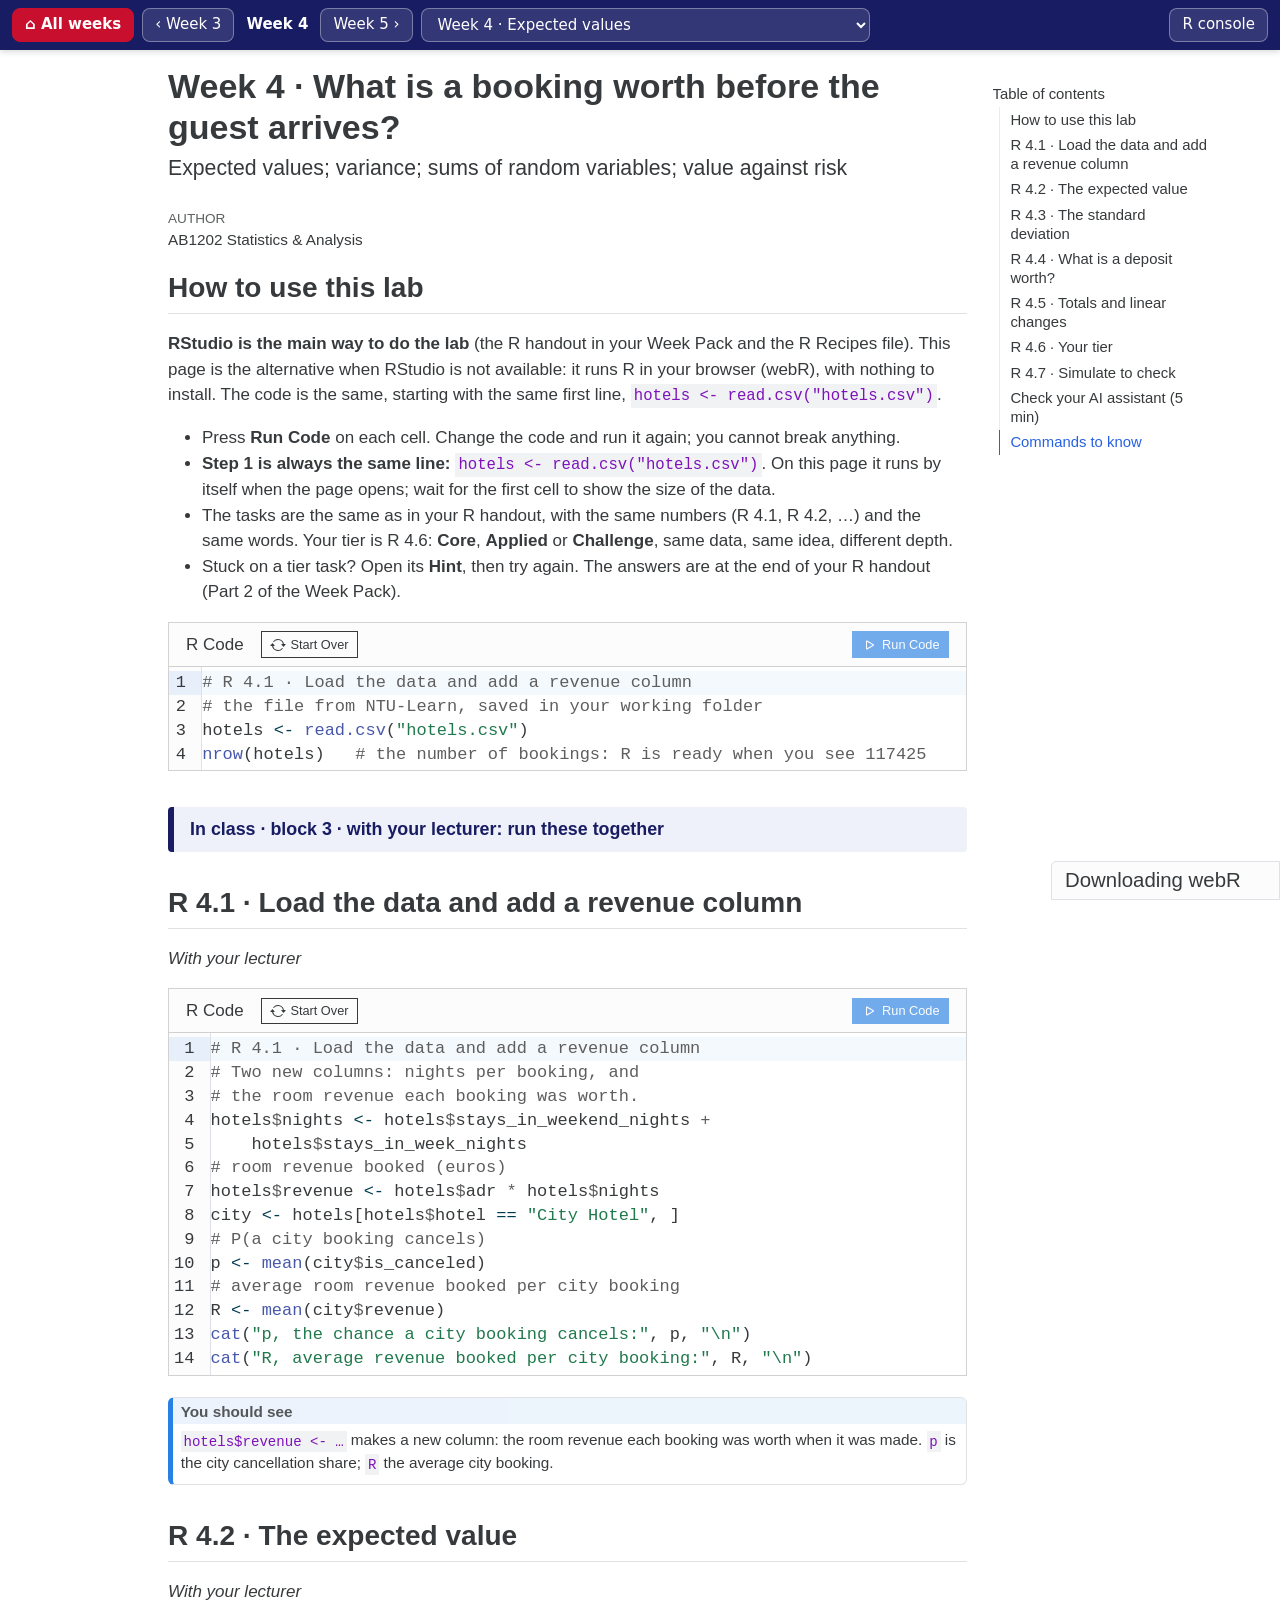
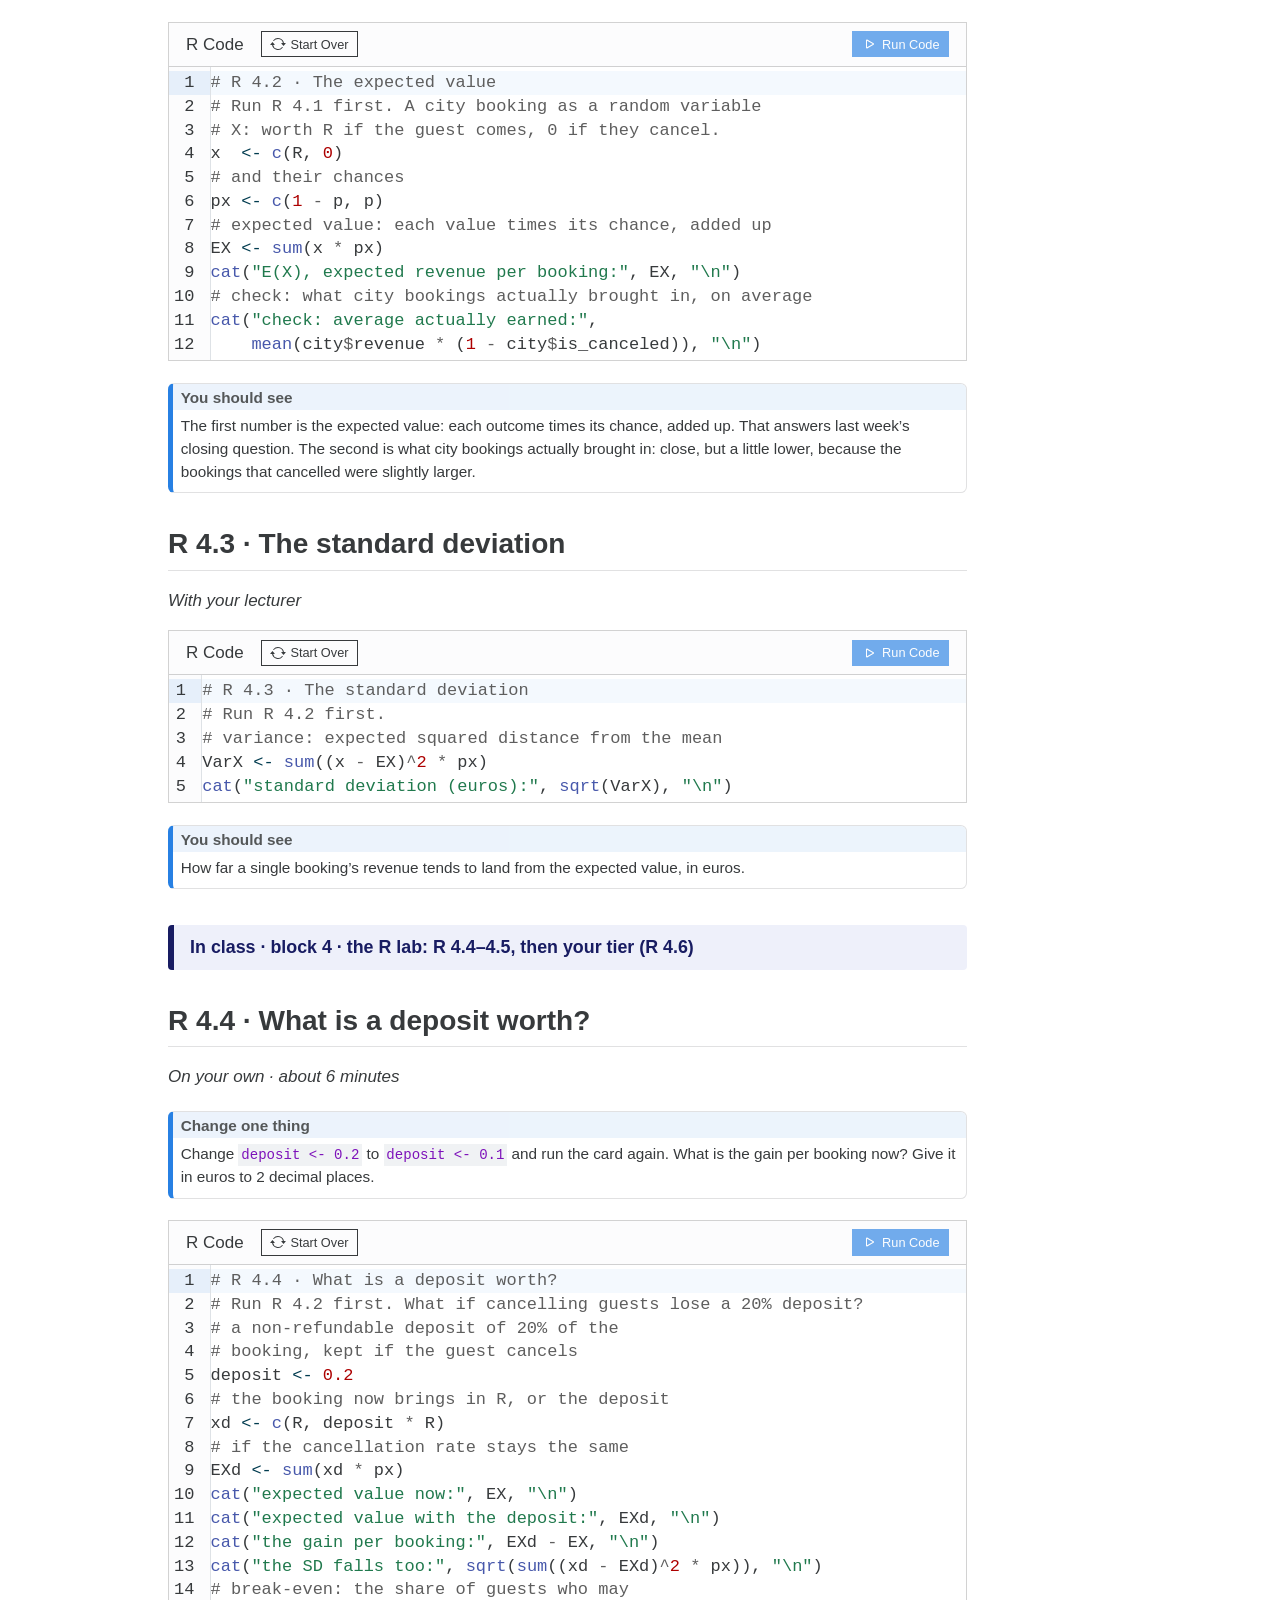
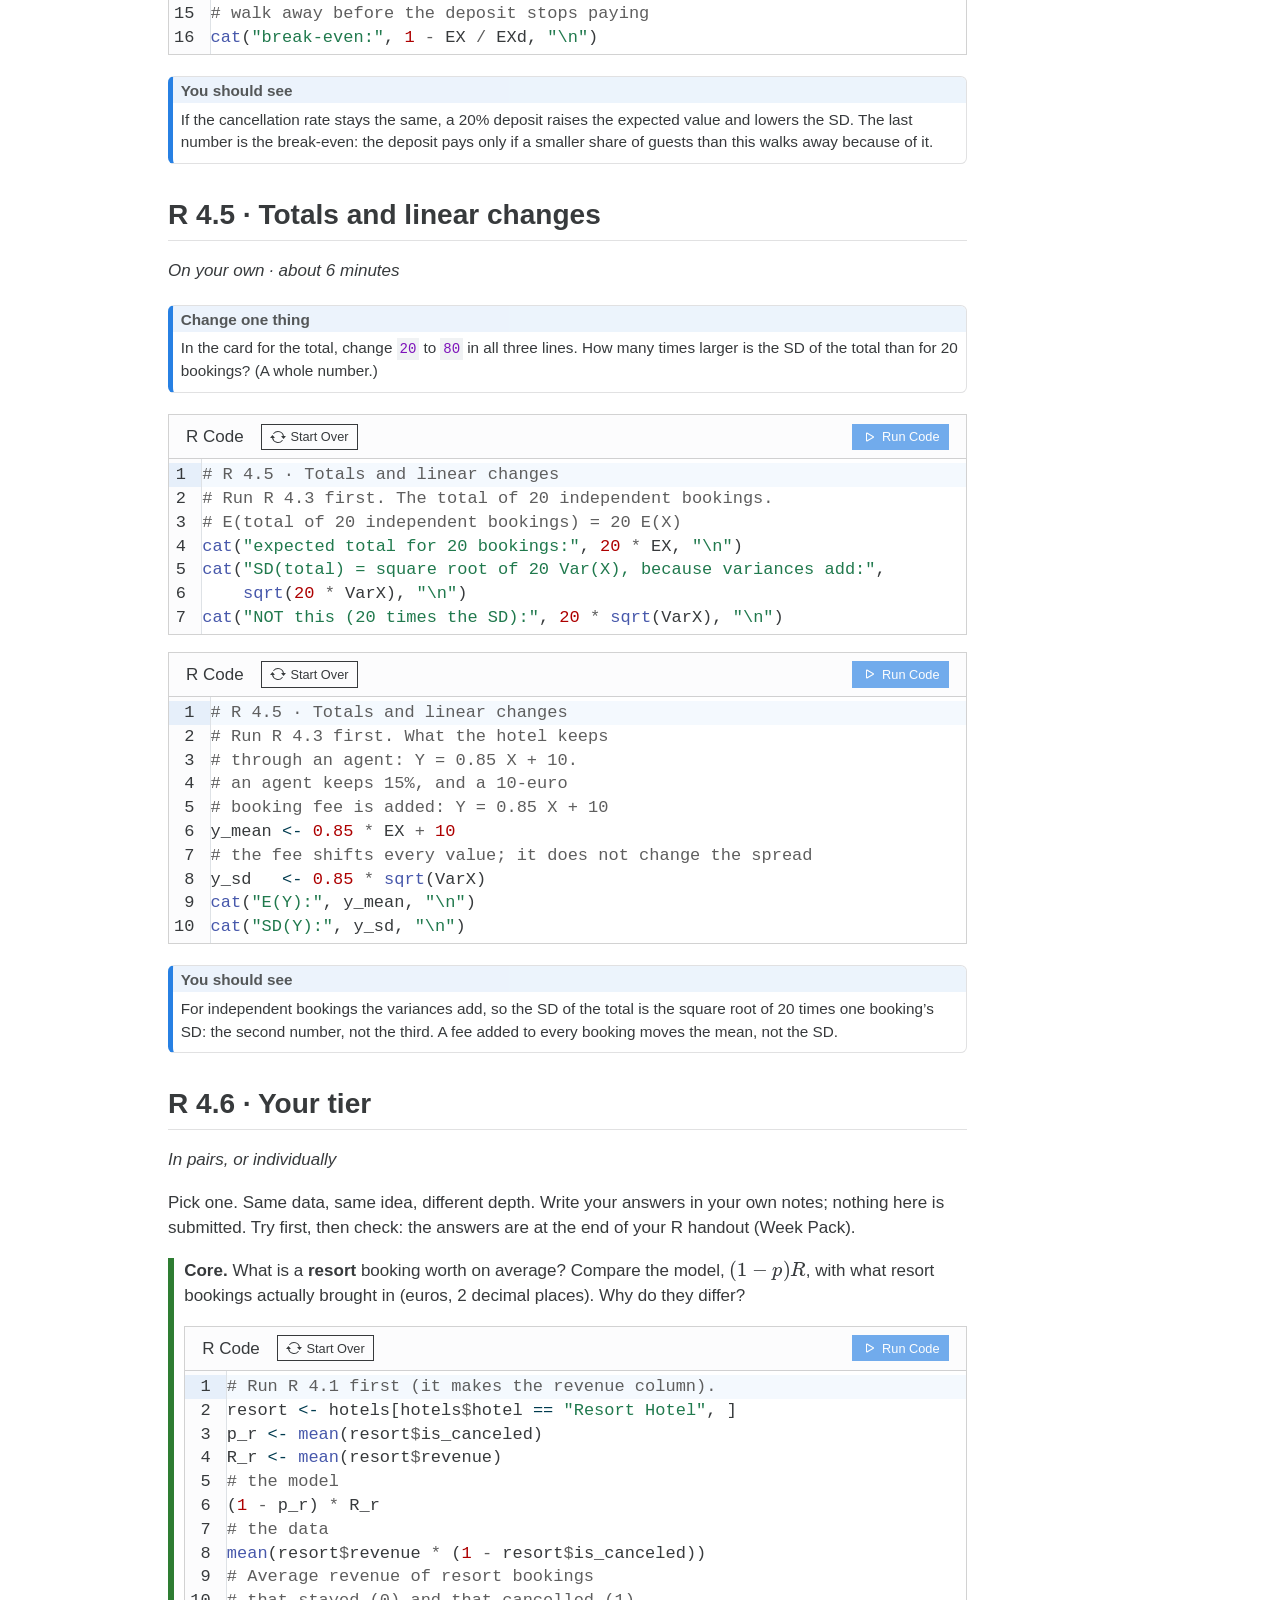
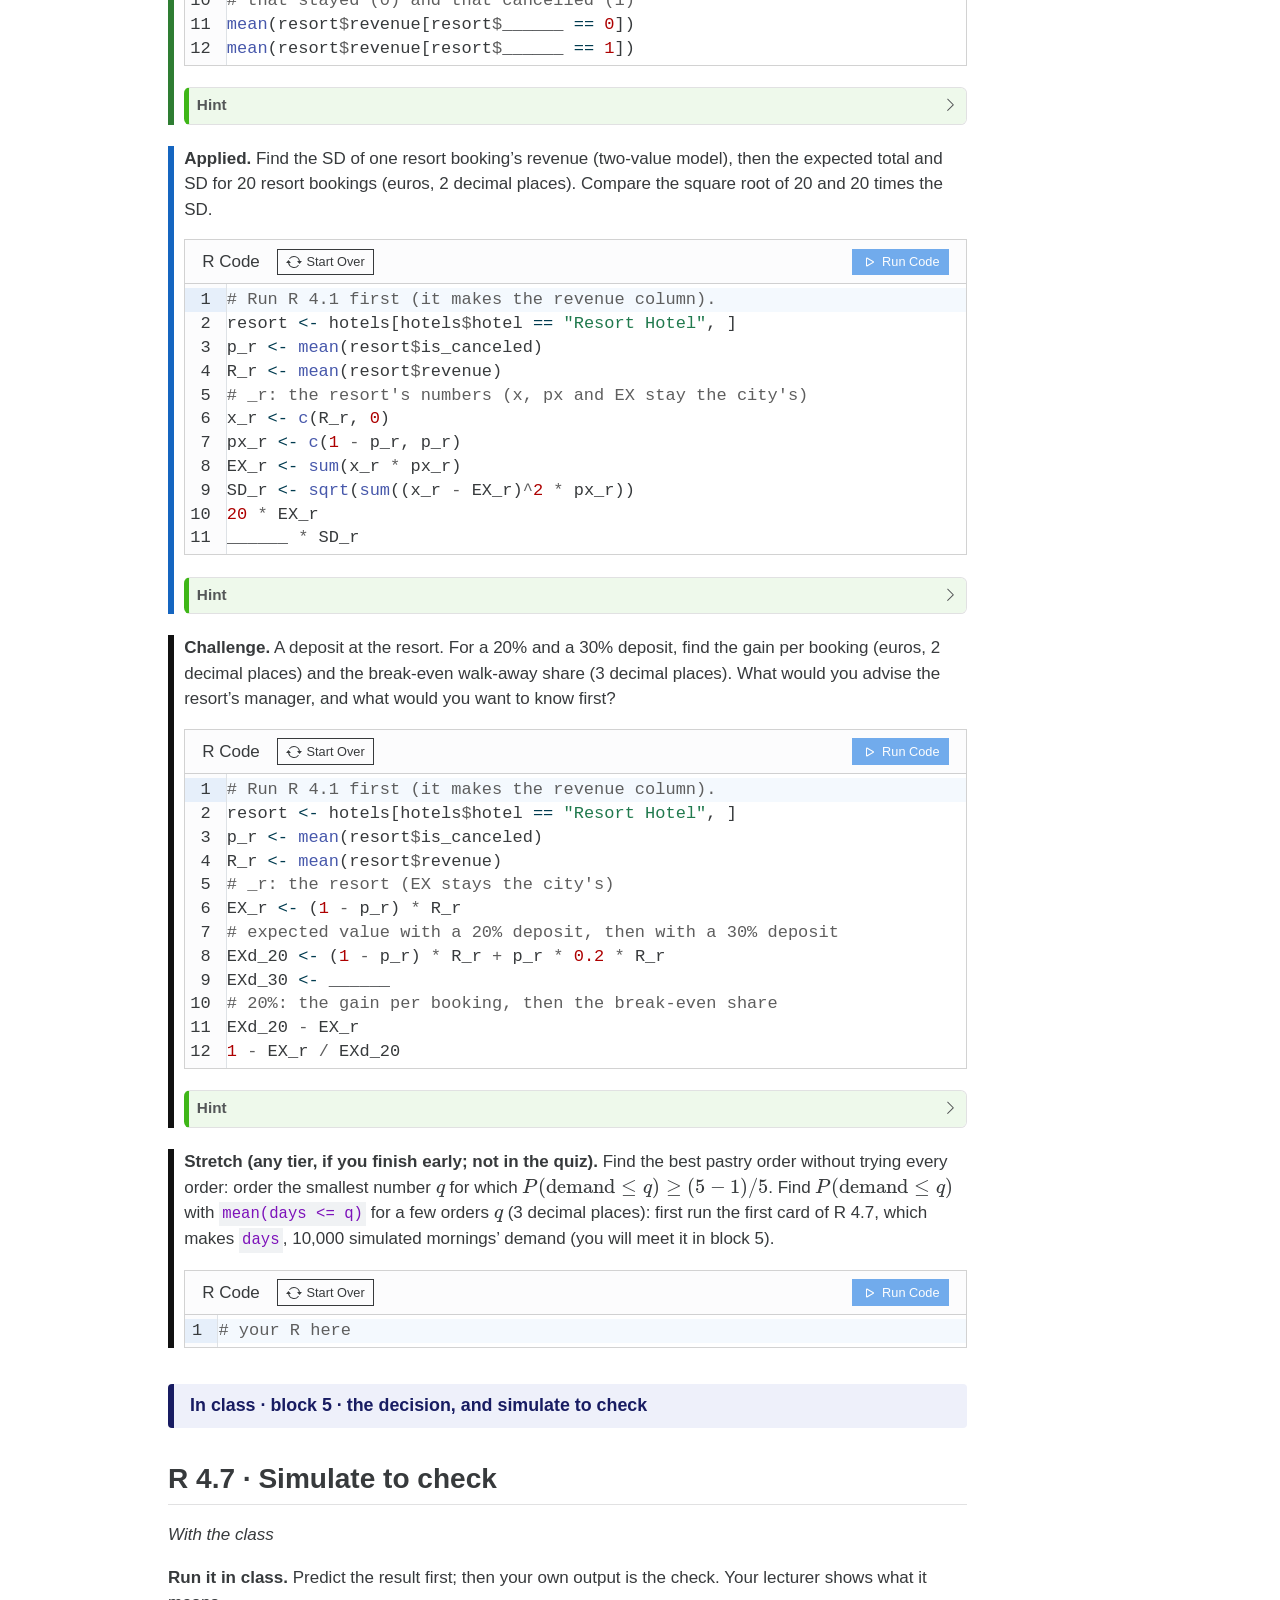
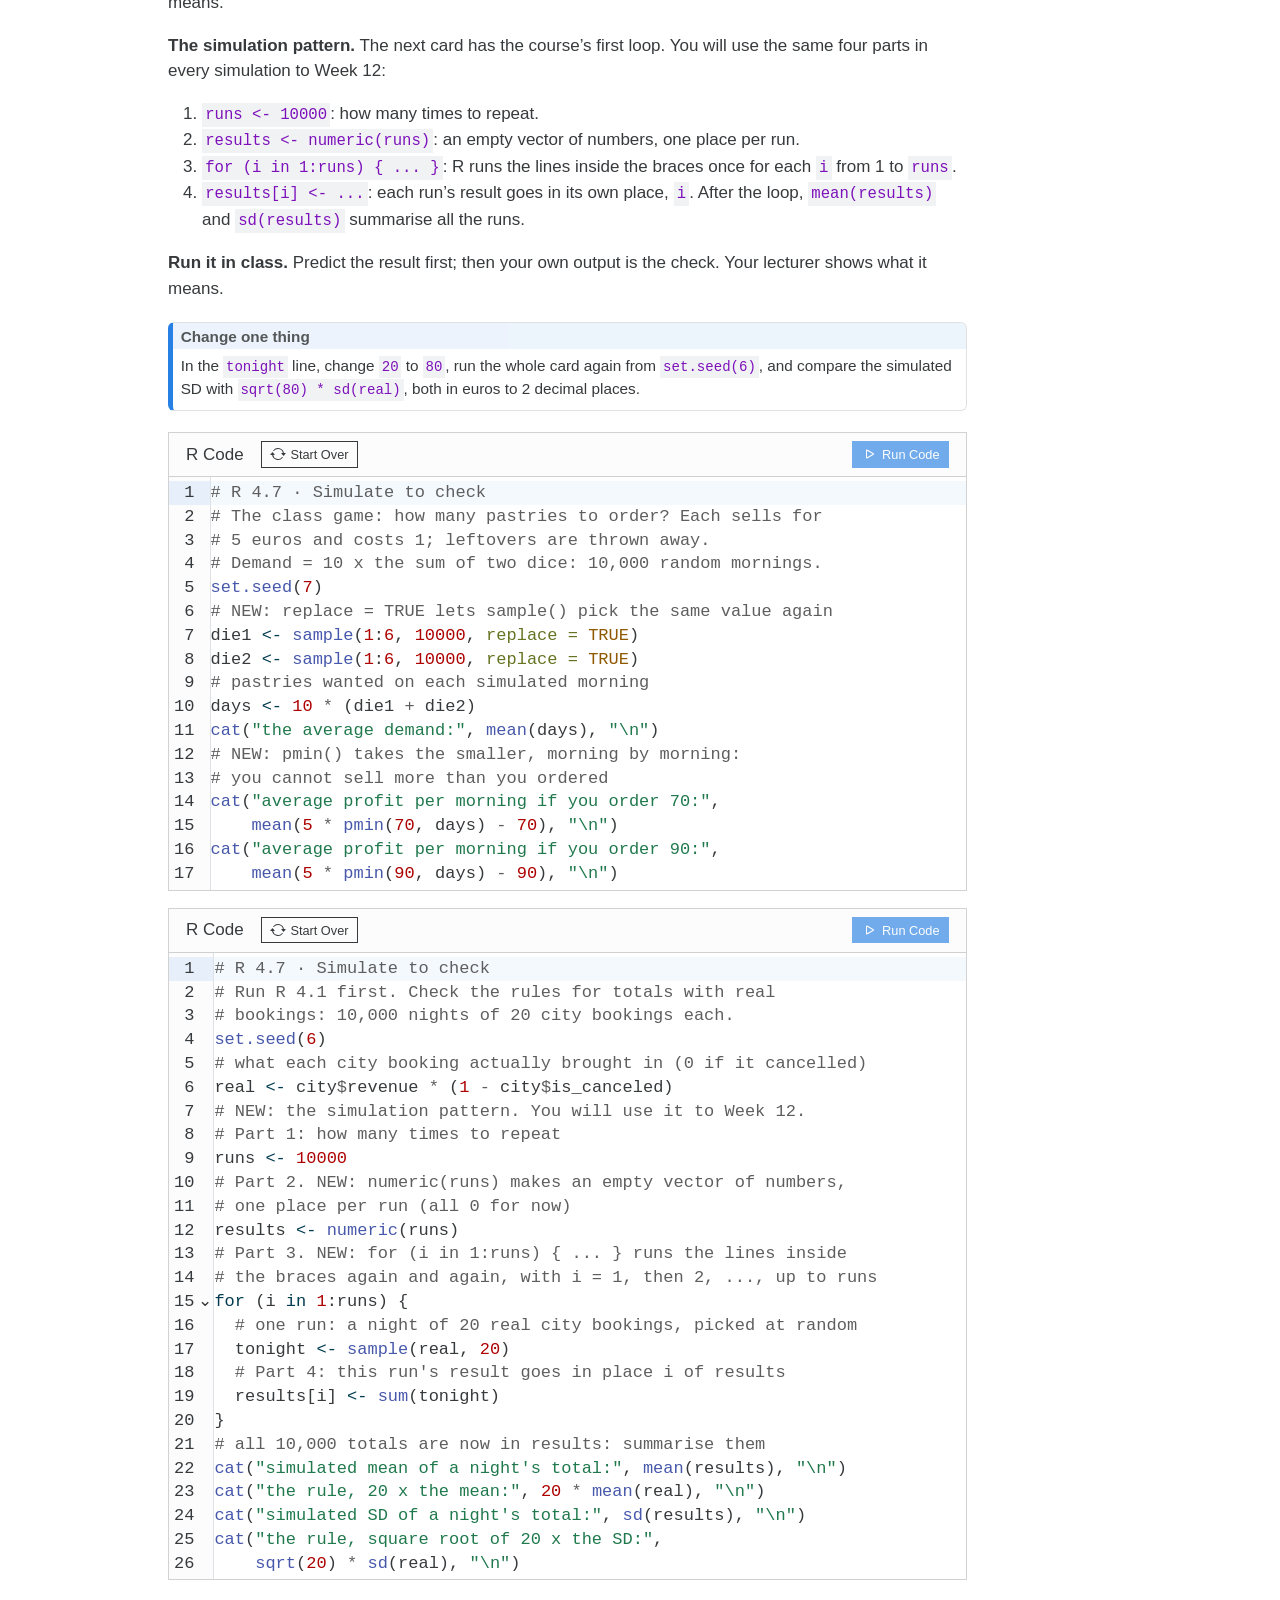
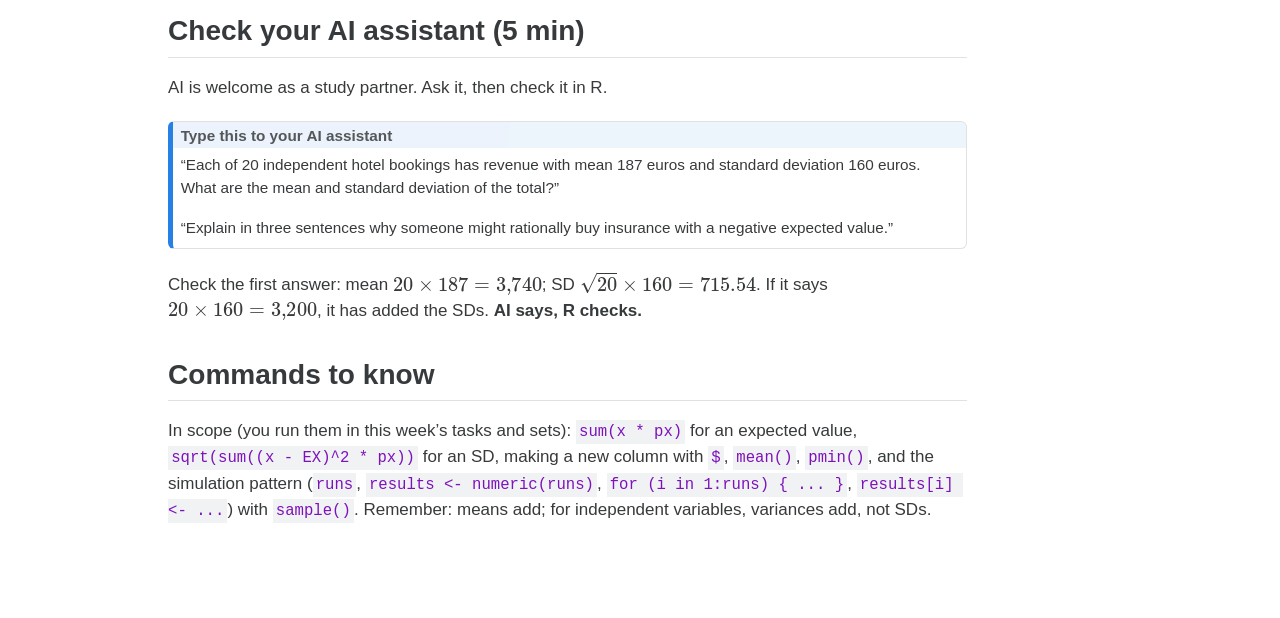
<file: w04/w04.html>
<!DOCTYPE html>
<html xmlns="http://www.w3.org/1999/xhtml" lang="en-GB" xml:lang="en-GB"><head>

<meta charset="utf-8">
<meta name="generator" content="quarto-1.9.38">

<meta name="viewport" content="width=device-width, initial-scale=1.0, user-scalable=yes">

<meta name="author" content="AB1202 Statistics &amp; Analysis">

<title>Week 4 · What is a booking worth before the guest arrives?</title>
<style>
/* Default styles provided by pandoc.
** See https://pandoc.org/MANUAL.html#variables-for-html for config info.
*/
code{white-space: pre-wrap;}
span.smallcaps{font-variant: small-caps;}
div.columns{display: flex; gap: min(4vw, 1.5em);}
div.column{flex: auto; overflow-x: auto;}
div.hanging-indent{margin-left: 1.5em; text-indent: -1.5em;}
ul.task-list{list-style: none;}
ul.task-list li input[type="checkbox"] {
  width: 0.8em;
  margin: 0 0.8em 0.2em -1em; /* quarto-specific, see https://github.com/quarto-dev/quarto-cli/issues/4556 */ 
  vertical-align: middle;
}
</style>


<script src="w04_files/libs/clipboard/clipboard.min.js"></script>
<script src="w04_files/libs/quarto-html/quarto.js" type="module"></script>
<script src="w04_files/libs/quarto-html/tabsets/tabsets.js" type="module"></script>
<script src="w04_files/libs/quarto-html/popper.min.js"></script>
<script src="w04_files/libs/quarto-html/tippy.umd.min.js"></script>
<script src="w04_files/libs/quarto-html/anchor.min.js"></script>
<link href="w04_files/libs/quarto-html/tippy.css" rel="stylesheet">
<link href="w04_files/libs/quarto-html/quarto-syntax-highlighting-15634bcf2e68342d4ad2dfa704d543f6.css" rel="stylesheet" id="quarto-text-highlighting-styles">
<script src="w04_files/libs/bootstrap/bootstrap.min.js"></script>
<link href="w04_files/libs/bootstrap/bootstrap-icons.css" rel="stylesheet">
<link href="w04_files/libs/bootstrap/bootstrap-99759f1773580fd6d177836f859495f2.min.css" rel="stylesheet" append-hash="true" id="quarto-bootstrap" data-mode="light">
<script src="w04_files/libs/quarto-contrib/live-runtime/live-runtime.js" type="module"></script>
<link href="w04_files/libs/quarto-contrib/live-runtime/live-runtime.css" rel="stylesheet">
<style>
.tier-core { border-left: 6px solid #2e7d32; padding-left: .6em; }
.tier-applied { border-left: 6px solid #1565c0; padding-left: .6em; }
.tier-challenge { border-left: 6px solid #111; padding-left: .6em; }
.block-tag { font-size: .8em; color: #666; text-transform: uppercase; letter-spacing: .06em; }
.big-number { font-size: 1.6em; font-weight: 700; color: #C8102E; }
.quarto-title-meta { display: none; }   /* no stray "AUTHOR" label under the title (review, 23 Nov 2026) */
/* type sizes, as notes.css */
div.sourceCode pre code, pre code, .cell-output pre code { font-size: 13.5px; line-height: 1.45; }
p code, li code, td code { font-size: .92em; }
/* R Lab cells: a long line wraps (indented) instead of needing a sideways scroll (Sam, 25 Nov 2026) */
.cm-editor .cm-content { white-space: pre-wrap !important; word-break: break-word; overflow-wrap: anywhere; flex-shrink: 1 !important; min-width: 0 !important; width: auto !important; }
.cm-editor .cm-line { padding-left: 1.2em !important; text-indent: -1.2em; }
.cm-editor .cm-scroller { overflow-x: hidden !important; }
.phase { margin: 2em 0 .5em; padding: .55em .9em; border-left: 6px solid #181C62; background: #EEF0FA; color: #181C62; font-weight: 700; font-size: 1.05em; line-height: 1.4; border-radius: 4px; }   /* Sam, 26 Nov 2026: larger, sentence case, navy on a pale tint (contrast about 13:1); the words carry the meaning, not the colour */
.phase p { margin: 0; }
</style>
<script type="module" src="w04_files/libs/quarto-ojs/quarto-ojs-runtime.js"></script>
<link href="w04_files/libs/quarto-ojs/quarto-ojs.css" rel="stylesheet">

  <script defer="" src="../mathjax/tex-chtml-full.js" type="text/javascript"></script>

<script type="text/javascript">
const typesetMath = (el) => {
  if (window.MathJax) {
    // MathJax Typeset
    window.MathJax.typeset([el]);
  } else if (window.katex) {
    // KaTeX Render
    var mathElements = el.getElementsByClassName("math");
    var macros = [];
    for (var i = 0; i < mathElements.length; i++) {
      var texText = mathElements[i].firstChild;
      if (mathElements[i].tagName == "SPAN" && texText && texText.data) {
        window.katex.render(texText.data, mathElements[i], {
          displayMode: mathElements[i].classList.contains('display'),
          throwOnError: false,
          macros: macros,
          fleqn: false
        });
      }
    }
  }
}
window.Quarto = {
  typesetMath
};
</script>

<style id="rlab-nav-style">
html{scroll-padding-top:64px}
.rlab-nav{position:sticky;top:0;z-index:2000;background:#181C62;color:#fff;display:flex;gap:8px;align-items:center;flex-wrap:wrap;
  padding:8px 12px;font:15px/1.3 system-ui,-apple-system,"Segoe UI",Arial,sans-serif;box-shadow:0 2px 6px rgba(0,0,0,.15)}
.rlab-nav a,.rlab-nav select{color:#fff;background:rgba(255,255,255,.12);border:1px solid rgba(255,255,255,.35);border-radius:8px;
  padding:6px 12px;text-decoration:none;font:inherit}
.rlab-nav a:hover,.rlab-nav a:focus{background:rgba(255,255,255,.25);outline:none}
.rlab-nav a.home{background:#C8102E;border-color:#C8102E;font-weight:600}
.rlab-nav .here{font-weight:600;padding:0 4px}
.rlab-nav .sp{flex:1}
.rlab-nav select{max-width:100%;min-width:0;flex:0 1 auto}
.rlab-nav select option{color:#1d1d1f}
.rlab-nav a.off{opacity:.35;pointer-events:none}
#quarto-margin-sidebar,.sidebar.margin-sidebar{top:64px !important}
@media (max-width:700px){.rlab-nav .label{display:none}.rlab-nav .sp{display:none}.rlab-nav select{order:10;flex:1 1 100%;width:100%}
  .rlab-nav{gap:6px;padding:6px 8px}.rlab-nav a,.rlab-nav select{padding:5px 10px}}
</style></head>

<body class="quarto-light"><nav class="rlab-nav" aria-label="AB1202 R Lab"><a class="home" href="../index.html">⌂ All weeks</a><a href="../w03/w03.html" title="Week 3">‹ <span class="label">Week 3</span></a><span class="here">Week 4</span><a href="../w05/w05.html" title="Week 5"><span class="label">Week 5</span> ›</a><select aria-label="Go to a week" onchange="location.href=this.value"><option value="../w01/w01.html">Week 1 · Describing data and probability basics</option><option value="../w02/w02.html">Week 2 · Conditional probability and Bayes' rule</option><option value="../w03/w03.html">Week 3 · Random variables and distributions</option><option value="../w04/w04.html" selected>Week 4 · Expected values</option><option value="../w05/w05.html">Week 5 · Bivariate distributions and correlation</option><option value="../w06/w06.html">Week 6 · Sampling and the central limit theorem</option><option value="../w07/w07.html">Week 7 · Confidence intervals and sample size</option><option value="../w08/w08.html">Week 8 · Hypothesis testing and error probabilities</option><option value="../w09/w09.html">Week 9 · Testing in practice and practical significance</option><option value="../w10/w10.html">Week 10 · Regression analysis I</option><option value="../w11/w11.html">Week 11 · Regression analysis II and causation</option><option value="../w12/w12.html">Week 12 · Simulation analysis</option></select><span class="sp"></span><a href="../console/index.html">R console</a></nav>

<div id="quarto-content" class="page-columns page-rows-contents page-layout-article">
<div id="quarto-margin-sidebar" class="sidebar margin-sidebar">
  <nav id="TOC" role="doc-toc" class="toc-active">
    <h2 id="toc-title">Table of contents</h2>
   
  <ul class="collapse">
  <li><a href="#how-to-use-this-lab" id="toc-how-to-use-this-lab" class="nav-link active" data-scroll-target="#how-to-use-this-lab">How to use this lab</a></li>
  <li><a href="#r-4.1-load-the-data-and-add-a-revenue-column-1" id="toc-r-4.1-load-the-data-and-add-a-revenue-column-1" class="nav-link" data-scroll-target="#r-4.1-load-the-data-and-add-a-revenue-column-1">R 4.1 · Load the data and add a revenue column</a></li>
  <li><a href="#r-4.2-the-expected-value" id="toc-r-4.2-the-expected-value" class="nav-link" data-scroll-target="#r-4.2-the-expected-value">R 4.2 · The expected value</a></li>
  <li><a href="#r-4.3-the-standard-deviation" id="toc-r-4.3-the-standard-deviation" class="nav-link" data-scroll-target="#r-4.3-the-standard-deviation">R 4.3 · The standard deviation</a></li>
  <li><a href="#r-4.4-what-is-a-deposit-worth-1" id="toc-r-4.4-what-is-a-deposit-worth-1" class="nav-link" data-scroll-target="#r-4.4-what-is-a-deposit-worth-1">R 4.4 · What is a deposit worth?</a></li>
  <li><a href="#r-4.5-totals-and-linear-changes-1" id="toc-r-4.5-totals-and-linear-changes-1" class="nav-link" data-scroll-target="#r-4.5-totals-and-linear-changes-1">R 4.5 · Totals and linear changes</a></li>
  <li><a href="#r-4.6-your-tier-1" id="toc-r-4.6-your-tier-1" class="nav-link" data-scroll-target="#r-4.6-your-tier-1">R 4.6 · Your tier</a></li>
  <li><a href="#r-4.7-simulate-to-check-1" id="toc-r-4.7-simulate-to-check-1" class="nav-link" data-scroll-target="#r-4.7-simulate-to-check-1">R 4.7 · Simulate to check</a></li>
  <li><a href="#check-your-ai-assistant-5-min" id="toc-check-your-ai-assistant-5-min" class="nav-link" data-scroll-target="#check-your-ai-assistant-5-min">Check your AI assistant (5 min)</a></li>
  <li><a href="#commands-to-know" id="toc-commands-to-know" class="nav-link" data-scroll-target="#commands-to-know">Commands to know</a></li>
  </ul>
</nav>
</div>
<main class="content" id="quarto-document-content">

<header id="title-block-header" class="quarto-title-block default">
<div class="quarto-title">
<h1 class="title">Week 4 · What is a booking worth before the guest arrives?</h1>
<p class="subtitle lead">Expected values; variance; sums of random variables; value against risk</p>
</div>



<div class="quarto-title-meta">

    <div>
    <div class="quarto-title-meta-heading">Author</div>
    <div class="quarto-title-meta-contents">
             <p>AB1202 Statistics &amp; Analysis </p>
          </div>
  </div>
    
  
    
  </div>
  


</header>


<section id="how-to-use-this-lab" class="level2">
<h2 class="anchored" data-anchor-id="how-to-use-this-lab">How to use this lab</h2>
<p><strong>RStudio is the main way to do the lab</strong> (the R handout in your Week Pack and the R Recipes file). This page is the alternative when RStudio is not available: it runs R in your browser (webR), with nothing to install. The code is the same, starting with the same first line, <code>hotels &lt;- read.csv("hotels.csv")</code>.</p>
<ul>
<li>Press <strong>Run Code</strong> on each cell. Change the code and run it again; you cannot break anything.</li>
<li><strong>Step 1 is always the same line:</strong> <code>hotels &lt;- read.csv("hotels.csv")</code>. On this page it runs by itself when the page opens; wait for the first cell to show the size of the data.</li>
<li>The tasks are the same as in your R handout, with the same numbers (R 4.1, R 4.2, …) and the same words. Your tier is R 4.6: <strong>Core</strong>, <strong>Applied</strong> or <strong>Challenge</strong>, same data, same idea, different depth.</li>
<li>Stuck on a tier task? Open its <strong>Hint</strong>, then try again. The answers are at the end of your R handout (Part 2 of the Week Pack).</li>
</ul>
<div>
<div id="webr-1" class="exercise-cell">

</div>
<script type="webr-1-contents">
[base64]
</script>
</div>
<div>
<div id="webr-2" class="exercise-cell">

</div>
<script type="webr-2-contents">
[base64]
</script>
</div>
<div class="phase">
<p>In class · block 3 · with your lecturer: run these together</p>
</div>
</section>
<section id="r-4.1-load-the-data-and-add-a-revenue-column-1" class="level2">
<h2 class="anchored" data-anchor-id="r-4.1-load-the-data-and-add-a-revenue-column-1">R 4.1 · Load the data and add a revenue column</h2>
<p><em>With your lecturer</em></p>
<div>
<div id="webr-3" class="exercise-cell">

</div>
<script type="webr-3-contents">
[base64]
</script>
</div>
<div class="callout callout-style-default callout-note no-icon callout-titled" title="You should see">
<div class="callout-header d-flex align-content-center">
<div class="callout-icon-container">
<i class="callout-icon no-icon"></i>
</div>
<div class="callout-title-container flex-fill">
<span class="screen-reader-only">Note</span>You should see
</div>
</div>
<div class="callout-body-container callout-body">
<p><code>hotels$revenue &lt;- …</code> makes a new column: the room revenue each booking was worth when it was made. <code>p</code> is the city cancellation share; <code>R</code> the average city booking.</p>
</div>
</div>
</section>
<section id="r-4.2-the-expected-value" class="level2">
<h2 class="anchored" data-anchor-id="r-4.2-the-expected-value">R 4.2 · The expected value</h2>
<p><em>With your lecturer</em></p>
<div>
<div id="webr-4" class="exercise-cell">

</div>
<script type="webr-4-contents">
[base64]
</script>
</div>
<div class="callout callout-style-default callout-note no-icon callout-titled" title="You should see">
<div class="callout-header d-flex align-content-center">
<div class="callout-icon-container">
<i class="callout-icon no-icon"></i>
</div>
<div class="callout-title-container flex-fill">
<span class="screen-reader-only">Note</span>You should see
</div>
</div>
<div class="callout-body-container callout-body">
<p>The first number is the expected value: each outcome times its chance, added up. That answers last week’s closing question. The second is what city bookings actually brought in: close, but a little lower, because the bookings that cancelled were slightly larger.</p>
</div>
</div>
</section>
<section id="r-4.3-the-standard-deviation" class="level2">
<h2 class="anchored" data-anchor-id="r-4.3-the-standard-deviation">R 4.3 · The standard deviation</h2>
<p><em>With your lecturer</em></p>
<div>
<div id="webr-5" class="exercise-cell">

</div>
<script type="webr-5-contents">
[base64]
</script>
</div>
<div class="callout callout-style-default callout-note no-icon callout-titled" title="You should see">
<div class="callout-header d-flex align-content-center">
<div class="callout-icon-container">
<i class="callout-icon no-icon"></i>
</div>
<div class="callout-title-container flex-fill">
<span class="screen-reader-only">Note</span>You should see
</div>
</div>
<div class="callout-body-container callout-body">
<p>How far a single booking’s revenue tends to land from the expected value, in euros.</p>
</div>
</div>
<div class="phase">
<p>In class · block 4 · the R lab: R 4.4–4.5, then your tier (R 4.6)</p>
</div>
</section>
<section id="r-4.4-what-is-a-deposit-worth-1" class="level2">
<h2 class="anchored" data-anchor-id="r-4.4-what-is-a-deposit-worth-1">R 4.4 · What is a deposit worth?</h2>
<p><em>On your own · about 6 minutes</em></p>
<div class="callout callout-style-default callout-note no-icon callout-titled" title="Change one thing">
<div class="callout-header d-flex align-content-center">
<div class="callout-icon-container">
<i class="callout-icon no-icon"></i>
</div>
<div class="callout-title-container flex-fill">
<span class="screen-reader-only">Note</span>Change one thing
</div>
</div>
<div class="callout-body-container callout-body">
<p>Change <code>deposit &lt;- 0.2</code> to <code>deposit &lt;- 0.1</code> and run the card again. What is the gain per booking now? Give it in euros to 2 decimal places.</p>
</div>
</div>
<div>
<div id="webr-6" class="exercise-cell">

</div>
<script type="webr-6-contents">
[base64]
</script>
</div>
<div class="callout callout-style-default callout-note no-icon callout-titled" title="You should see">
<div class="callout-header d-flex align-content-center">
<div class="callout-icon-container">
<i class="callout-icon no-icon"></i>
</div>
<div class="callout-title-container flex-fill">
<span class="screen-reader-only">Note</span>You should see
</div>
</div>
<div class="callout-body-container callout-body">
<p>If the cancellation rate stays the same, a 20% deposit raises the expected value and lowers the SD. The last number is the break-even: the deposit pays only if a smaller share of guests than this walks away because of it.</p>
</div>
</div>
</section>
<section id="r-4.5-totals-and-linear-changes-1" class="level2">
<h2 class="anchored" data-anchor-id="r-4.5-totals-and-linear-changes-1">R 4.5 · Totals and linear changes</h2>
<p><em>On your own · about 6 minutes</em></p>
<div class="callout callout-style-default callout-note no-icon callout-titled" title="Change one thing">
<div class="callout-header d-flex align-content-center">
<div class="callout-icon-container">
<i class="callout-icon no-icon"></i>
</div>
<div class="callout-title-container flex-fill">
<span class="screen-reader-only">Note</span>Change one thing
</div>
</div>
<div class="callout-body-container callout-body">
<p>In the card for the total, change <code>20</code> to <code>80</code> in all three lines. How many times larger is the SD of the total than for 20 bookings? (A whole number.)</p>
</div>
</div>
<div>
<div id="webr-7" class="exercise-cell">

</div>
<script type="webr-7-contents">
[base64]
</script>
</div>
<div>
<div id="webr-8" class="exercise-cell">

</div>
<script type="webr-8-contents">
[base64]
</script>
</div>
<div class="callout callout-style-default callout-note no-icon callout-titled" title="You should see">
<div class="callout-header d-flex align-content-center">
<div class="callout-icon-container">
<i class="callout-icon no-icon"></i>
</div>
<div class="callout-title-container flex-fill">
<span class="screen-reader-only">Note</span>You should see
</div>
</div>
<div class="callout-body-container callout-body">
<p>For independent bookings the variances add, so the SD of the total is the square root of 20 times one booking’s SD: the second number, not the third. A fee added to every booking moves the mean, not the SD.</p>
</div>
</div>
</section>
<section id="r-4.6-your-tier-1" class="level2">
<h2 class="anchored" data-anchor-id="r-4.6-your-tier-1">R 4.6 · Your tier</h2>
<p><em>In pairs, or individually</em></p>
<p>Pick one. Same data, same idea, different depth. Write your answers in your own notes; nothing here is submitted. Try first, then check: the answers are at the end of your R handout (Week Pack).</p>
<div class="tier-core">
<p><strong>Core.</strong> What is a <strong>resort</strong> booking worth on average? Compare the model, <span class="math inline">\((1 - p)R\)</span>, with what resort bookings actually brought in (euros, 2 decimal places). Why do they differ?</p>
<div>
<div id="webr-9" class="exercise-cell">

</div>
<script type="webr-9-contents">
[base64]
</script>
</div>
<div class="callout callout-style-default callout-tip no-icon callout-titled" title="Hint">
<div class="callout-header d-flex align-content-center collapsed" data-bs-toggle="collapse" data-bs-target=".callout-8-contents" aria-controls="callout-8" aria-expanded="false" aria-label="Toggle callout">
<div class="callout-icon-container">
<i class="callout-icon no-icon"></i>
</div>
<div class="callout-title-container flex-fill">
<span class="screen-reader-only">Tip</span>Hint
</div>
<div class="callout-btn-toggle d-inline-block border-0 py-1 ps-1 pe-0 float-end"><i class="callout-toggle"></i></div>
</div>
<div id="callout-8" class="callout-8-contents callout-collapse collapse">
<div class="callout-body-container callout-body">
<p><code>resort &lt;- hotels[hotels$hotel == "Resort Hotel", ]</code>, then as in R 4.1–4.2; <code>mean(resort$revenue[resort$is_canceled == 0])</code> and <code>== 1</code> for the last part.</p>
</div>
</div>
</div>
</div>
<div class="tier-applied">
<p><strong>Applied.</strong> Find the SD of one resort booking’s revenue (two-value model), then the expected total and SD for 20 resort bookings (euros, 2 decimal places). Compare the square root of 20 and 20 times the SD.</p>
<div>
<div id="webr-10" class="exercise-cell">

</div>
<script type="webr-10-contents">
[base64]
</script>
</div>
<div class="callout callout-style-default callout-tip no-icon callout-titled" title="Hint">
<div class="callout-header d-flex align-content-center collapsed" data-bs-toggle="collapse" data-bs-target=".callout-9-contents" aria-controls="callout-9" aria-expanded="false" aria-label="Toggle callout">
<div class="callout-icon-container">
<i class="callout-icon no-icon"></i>
</div>
<div class="callout-title-container flex-fill">
<span class="screen-reader-only">Tip</span>Hint
</div>
<div class="callout-btn-toggle d-inline-block border-0 py-1 ps-1 pe-0 float-end"><i class="callout-toggle"></i></div>
</div>
<div id="callout-9" class="callout-9-contents callout-collapse collapse">
<div class="callout-body-container callout-body">
<p>as in R 4.3 and R 4.5, with the resort’s <code>p_r</code> and <code>R_r</code>.</p>
</div>
</div>
</div>
</div>
<div class="tier-challenge">
<p><strong>Challenge.</strong> A deposit at the resort. For a 20% and a 30% deposit, find the gain per booking (euros, 2 decimal places) and the break-even walk-away share (3 decimal places). What would you advise the resort’s manager, and what would you want to know first?</p>
<div>
<div id="webr-11" class="exercise-cell">

</div>
<script type="webr-11-contents">
[base64]
</script>
</div>
<div class="callout callout-style-default callout-tip no-icon callout-titled" title="Hint">
<div class="callout-header d-flex align-content-center collapsed" data-bs-toggle="collapse" data-bs-target=".callout-10-contents" aria-controls="callout-10" aria-expanded="false" aria-label="Toggle callout">
<div class="callout-icon-container">
<i class="callout-icon no-icon"></i>
</div>
<div class="callout-title-container flex-fill">
<span class="screen-reader-only">Tip</span>Hint
</div>
<div class="callout-btn-toggle d-inline-block border-0 py-1 ps-1 pe-0 float-end"><i class="callout-toggle"></i></div>
</div>
<div id="callout-10" class="callout-10-contents callout-collapse collapse">
<div class="callout-body-container callout-body">
<p>with a 20% deposit, a cancelled booking brings in <code>0.2 * R_r</code>; break-even is <code>1 - EX_r / EXd_20</code>. Write the same two lines for 30%.</p>
</div>
</div>
</div>
</div>
<div class="tier-challenge">
<p><strong>Stretch (any tier, if you finish early; not in the quiz).</strong> Find the best pastry order without trying every order: order the smallest number <span class="math inline">\(q\)</span> for which <span class="math inline">\(P(\text{demand} \le q) \ge (5 - 1)/5\)</span>. Find <span class="math inline">\(P(\text{demand} \le q)\)</span> with <code>mean(days &lt;= q)</code> for a few orders <span class="math inline">\(q\)</span> (3 decimal places): first run the first card of R 4.7, which makes <code>days</code>, 10,000 simulated mornings’ demand (you will meet it in block 5).</p>
<div>
<div id="webr-12" class="exercise-cell">

</div>
<script type="webr-12-contents">
eyJhdHRyIjp7ImVkaXQiOnRydWUsImV2YWwiOnRydWV9LCJjb2RlIjoiIyB5b3VyIFIgaGVyZSJ9
</script>
</div>
</div>
<div class="phase">
<p>In class · block 5 · the decision, and simulate to check</p>
</div>
</section>
<section id="r-4.7-simulate-to-check-1" class="level2">
<h2 class="anchored" data-anchor-id="r-4.7-simulate-to-check-1">R 4.7 · Simulate to check</h2>
<p><em>With the class</em></p>
<p><strong>Run it in class.</strong> Predict the result first; then your own output is the check. Your lecturer shows what it means.</p>
<p><strong>The simulation pattern.</strong> The next card has the course’s first loop. You will use the same four parts in every simulation to Week 12:</p>
<ol type="1">
<li><code>runs &lt;- 10000</code>: how many times to repeat.</li>
<li><code>results &lt;- numeric(runs)</code>: an empty vector of numbers, one place per run.</li>
<li><code>for (i in 1:runs) { ... }</code>: R runs the lines inside the braces once for each <code>i</code> from 1 to <code>runs</code>.</li>
<li><code>results[i] &lt;- ...</code>: each run’s result goes in its own place, <code>i</code>. After the loop, <code>mean(results)</code> and <code>sd(results)</code> summarise all the runs.</li>
</ol>
<p><strong>Run it in class.</strong> Predict the result first; then your own output is the check. Your lecturer shows what it means.</p>
<div class="callout callout-style-default callout-note no-icon callout-titled" title="Change one thing">
<div class="callout-header d-flex align-content-center">
<div class="callout-icon-container">
<i class="callout-icon no-icon"></i>
</div>
<div class="callout-title-container flex-fill">
<span class="screen-reader-only">Note</span>Change one thing
</div>
</div>
<div class="callout-body-container callout-body">
<p>In the <code>tonight</code> line, change <code>20</code> to <code>80</code>, run the whole card again from <code>set.seed(6)</code>, and compare the simulated SD with <code>sqrt(80) * sd(real)</code>, both in euros to 2 decimal places.</p>
</div>
</div>
<div>
<div id="webr-13" class="exercise-cell">

</div>
<script type="webr-13-contents">
eyJhdHRyIjp7ImVkaXQiOnRydWUsImV2YWwiOnRydWV9LCJjb2RlIjoiIyBSIDQuNyDCtyBTaW11bGF0ZSB0byBjaGVja1xuIyBUaGUgY2xhc3MgZ2FtZTogaG93IG1hbnkgcGFzdHJpZXMgdG8gb3JkZXI/[base64]
</script>
</div>
<div>
<div id="webr-14" class="exercise-cell">

</div>
<script type="webr-14-contents">
[base64]
</script>
</div>
</section>
<section id="check-your-ai-assistant-5-min" class="level2">
<h2 class="anchored" data-anchor-id="check-your-ai-assistant-5-min">Check your AI assistant (5 min)</h2>
<p>AI is welcome as a study partner. Ask it, then check it in R.</p>
<div class="callout callout-style-default callout-note no-icon callout-titled" title="Type this to your AI assistant">
<div class="callout-header d-flex align-content-center">
<div class="callout-icon-container">
<i class="callout-icon no-icon"></i>
</div>
<div class="callout-title-container flex-fill">
<span class="screen-reader-only">Note</span>Type this to your AI assistant
</div>
</div>
<div class="callout-body-container callout-body">
<p>“Each of 20 independent hotel bookings has revenue with mean 187 euros and standard deviation 160 euros. What are the mean and standard deviation of the total?”</p>
<p>“Explain in three sentences why someone might rationally buy insurance with a negative expected value.”</p>
</div>
</div>
<p>Check the first answer: mean <span class="math inline">\(20 \times 187 = \text{3,740}\)</span>; SD <span class="math inline">\(\sqrt{20} \times 160 = 715.54\)</span>. If it says <span class="math inline">\(20 \times 160 = \text{3,200}\)</span>, it has added the SDs. <strong>AI says, R checks.</strong></p>
</section>
<section id="commands-to-know" class="level2">
<h2 class="anchored" data-anchor-id="commands-to-know">Commands to know</h2>
<p>In scope (you run them in this week’s tasks and sets): <code>sum(x * px)</code> for an expected value, <code>sqrt(sum((x - EX)^2 * px))</code> for an SD, making a new column with <code>$</code>, <code>mean()</code>, <code>pmin()</code>, and the simulation pattern (<code>runs</code>, <code>results &lt;- numeric(runs)</code>, <code>for (i in 1:runs) { ... }</code>, <code>results[i] &lt;- ...</code>) with <code>sample()</code>. Remember: means add; for independent variables, variances add, not SDs.</p>
<script type="webr-data">
eyJvcHRpb25zIjp7ImJhc2VVcmwiOiIuLi93ZWJyLyJ9LCJwYWNrYWdlcyI6eyJwa2dzIjpbImV2YWx1YXRlIiwia25pdHIiLCJodG1sdG9vbHMiXSwicmVwb3MiOlsiLi4vd2Vici1yZXBvIl19LCJyZW5kZXJfZGYiOiJkZWZhdWx0In0=
</script>
<script type="ojs-module-contents">
[base64]
</script>
<div id="exercise-loading-indicator" class="exercise-loading-indicator d-none d-flex align-items-center gap-2">
<div id="exercise-loading-status" class="d-flex gap-2">

</div>
<div class="spinner-grow spinner-grow-sm">

</div>
</div>
<script type="vfs-file">
WyJob3RlbHMuY3N2Lmd6Il0=
</script>
</section>

</main>
<!-- /main column -->
<script type="ojs-module-contents">
eyJjb250ZW50cyI6W119
</script>
<script type="module">
if (window.location.protocol === "file:") { alert("The OJS runtime does not work with file:// URLs. Please use a web server to view this document."); }
window._ojs.paths.runtimeToDoc = "../../..";
window._ojs.paths.runtimeToRoot = "../../../..";
window._ojs.paths.docToRoot = "..";
window._ojs.selfContained = false;
window._ojs.runtime.interpretFromScriptTags();
</script>
<script id="quarto-html-after-body" type="application/javascript">
  window.document.addEventListener("DOMContentLoaded", function (event) {
    const icon = "";
    const anchorJS = new window.AnchorJS();
    anchorJS.options = {
      placement: 'right',
      icon: icon
    };
    anchorJS.add('.anchored');
    const isCodeAnnotation = (el) => {
      for (const clz of el.classList) {
        if (clz.startsWith('code-annotation-')) {                     
          return true;
        }
      }
      return false;
    }
    const onCopySuccess = function(e) {
      // button target
      const button = e.trigger;
      // don't keep focus
      button.blur();
      // flash "checked"
      button.classList.add('code-copy-button-checked');
      var currentTitle = button.getAttribute("title");
      button.setAttribute("title", "Copied!");
      let tooltip;
      if (window.bootstrap) {
        button.setAttribute("data-bs-toggle", "tooltip");
        button.setAttribute("data-bs-placement", "left");
        button.setAttribute("data-bs-title", "Copied!");
        tooltip = new bootstrap.Tooltip(button, 
          { trigger: "manual", 
            customClass: "code-copy-button-tooltip",
            offset: [0, -8]});
        tooltip.show();    
      }
      setTimeout(function() {
        if (tooltip) {
          tooltip.hide();
          button.removeAttribute("data-bs-title");
          button.removeAttribute("data-bs-toggle");
          button.removeAttribute("data-bs-placement");
        }
        button.setAttribute("title", currentTitle);
        button.classList.remove('code-copy-button-checked');
      }, 1000);
      // clear code selection
      e.clearSelection();
    }
    const getTextToCopy = function(trigger) {
      const outerScaffold = trigger.parentElement.cloneNode(true);
      const codeEl = outerScaffold.querySelector('code');
      for (const childEl of codeEl.children) {
        if (isCodeAnnotation(childEl)) {
          childEl.remove();
        }
      }
      return codeEl.innerText;
    }
    const clipboard = new window.ClipboardJS('.code-copy-button:not([data-in-quarto-modal])', {
      text: getTextToCopy
    });
    clipboard.on('success', onCopySuccess);
    if (window.document.getElementById('quarto-embedded-source-code-modal')) {
      const clipboardModal = new window.ClipboardJS('.code-copy-button[data-in-quarto-modal]', {
        text: getTextToCopy,
        container: window.document.getElementById('quarto-embedded-source-code-modal')
      });
      clipboardModal.on('success', onCopySuccess);
    }
      var localhostRegex = new RegExp(/^(?:http|https):\/\/localhost\:?[0-9]*\//);
      var mailtoRegex = new RegExp(/^mailto:/);
        var filterRegex = new RegExp('/' + window.location.host + '/');
      var isInternal = (href) => {
          return filterRegex.test(href) || localhostRegex.test(href) || mailtoRegex.test(href);
      }
      // Inspect non-navigation links and adorn them if external
     var links = window.document.querySelectorAll('a[href]:not(.nav-link):not(.navbar-brand):not(.toc-action):not(.sidebar-link):not(.sidebar-item-toggle):not(.pagination-link):not(.no-external):not([aria-hidden]):not(.dropdown-item):not(.quarto-navigation-tool):not(.about-link)');
      for (var i=0; i<links.length; i++) {
        const link = links[i];
        if (!isInternal(link.href)) {
          // undo the damage that might have been done by quarto-nav.js in the case of
          // links that we want to consider external
          if (link.dataset.originalHref !== undefined) {
            link.href = link.dataset.originalHref;
          }
        }
      }
    function tippyHover(el, contentFn, onTriggerFn, onUntriggerFn) {
      const config = {
        allowHTML: true,
        maxWidth: 500,
        delay: 100,
        arrow: false,
        appendTo: function(el) {
            return el.parentElement;
        },
        interactive: true,
        interactiveBorder: 10,
        theme: 'quarto',
        placement: 'bottom-start',
      };
      if (contentFn) {
        config.content = contentFn;
      }
      if (onTriggerFn) {
        config.onTrigger = onTriggerFn;
      }
      if (onUntriggerFn) {
        config.onUntrigger = onUntriggerFn;
      }
      window.tippy(el, config); 
    }
    const noterefs = window.document.querySelectorAll('a[role="doc-noteref"]');
    for (var i=0; i<noterefs.length; i++) {
      const ref = noterefs[i];
      tippyHover(ref, function() {
        // use id or data attribute instead here
        let href = ref.getAttribute('data-footnote-href') || ref.getAttribute('href');
        try { href = new URL(href).hash; } catch {}
        const id = href.replace(/^#\/?/, "");
        const note = window.document.getElementById(id);
        if (note) {
          return note.innerHTML;
        } else {
          return "";
        }
      });
    }
    const xrefs = window.document.querySelectorAll('a.quarto-xref');
    const processXRef = (id, note) => {
      // Strip column container classes
      const stripColumnClz = (el) => {
        el.classList.remove("page-full", "page-columns");
        if (el.children) {
          for (const child of el.children) {
            stripColumnClz(child);
          }
        }
      }
      stripColumnClz(note)
      if (id === null || id.startsWith('sec-')) {
        // Special case sections, only their first couple elements
        const container = document.createElement("div");
        if (note.children && note.children.length > 2) {
          container.appendChild(note.children[0].cloneNode(true));
          for (let i = 1; i < note.children.length; i++) {
            const child = note.children[i];
            if (child.tagName === "P" && child.innerText === "") {
              continue;
            } else {
              container.appendChild(child.cloneNode(true));
              break;
            }
          }
          if (window.Quarto?.typesetMath) {
            window.Quarto.typesetMath(container);
          }
          return container.innerHTML
        } else {
          if (window.Quarto?.typesetMath) {
            window.Quarto.typesetMath(note);
          }
          return note.innerHTML;
        }
      } else {
        // Remove any anchor links if they are present
        const anchorLink = note.querySelector('a.anchorjs-link');
        if (anchorLink) {
          anchorLink.remove();
        }
        if (window.Quarto?.typesetMath) {
          window.Quarto.typesetMath(note);
        }
        if (note.classList.contains("callout")) {
          return note.outerHTML;
        } else {
          return note.innerHTML;
        }
      }
    }
    for (var i=0; i<xrefs.length; i++) {
      const xref = xrefs[i];
      tippyHover(xref, undefined, function(instance) {
        instance.disable();
        let url = xref.getAttribute('href');
        let hash = undefined; 
        if (url.startsWith('#')) {
          hash = url;
        } else {
          try { hash = new URL(url).hash; } catch {}
        }
        if (hash) {
          const id = hash.replace(/^#\/?/, "");
          const note = window.document.getElementById(id);
          if (note !== null) {
            try {
              const html = processXRef(id, note.cloneNode(true));
              instance.setContent(html);
            } finally {
              instance.enable();
              instance.show();
            }
          } else {
            // See if we can fetch this
            fetch(url.split('#')[0])
            .then(res => res.text())
            .then(html => {
              const parser = new DOMParser();
              const htmlDoc = parser.parseFromString(html, "text/html");
              const note = htmlDoc.getElementById(id);
              if (note !== null) {
                const html = processXRef(id, note);
                instance.setContent(html);
              } 
            }).finally(() => {
              instance.enable();
              instance.show();
            });
          }
        } else {
          // See if we can fetch a full url (with no hash to target)
          // This is a special case and we should probably do some content thinning / targeting
          fetch(url)
          .then(res => res.text())
          .then(html => {
            const parser = new DOMParser();
            const htmlDoc = parser.parseFromString(html, "text/html");
            const note = htmlDoc.querySelector('main.content');
            if (note !== null) {
              // This should only happen for chapter cross references
              // (since there is no id in the URL)
              // remove the first header
              if (note.children.length > 0 && note.children[0].tagName === "HEADER") {
                note.children[0].remove();
              }
              const html = processXRef(null, note);
              instance.setContent(html);
            } 
          }).finally(() => {
            instance.enable();
            instance.show();
          });
        }
      }, function(instance) {
      });
    }
        let selectedAnnoteEl;
        const selectorForAnnotation = ( cell, annotation) => {
          let cellAttr = 'data-code-cell="' + cell + '"';
          let lineAttr = 'data-code-annotation="' +  annotation + '"';
          const selector = 'span[' + cellAttr + '][' + lineAttr + ']';
          return selector;
        }
        const selectCodeLines = (annoteEl) => {
          const doc = window.document;
          const targetCell = annoteEl.getAttribute("data-target-cell");
          const targetAnnotation = annoteEl.getAttribute("data-target-annotation");
          const annoteSpan = window.document.querySelector(selectorForAnnotation(targetCell, targetAnnotation));
          const lines = annoteSpan.getAttribute("data-code-lines").split(",");
          const lineIds = lines.map((line) => {
            return targetCell + "-" + line;
          })
          let top = null;
          let height = null;
          let parent = null;
          if (lineIds.length > 0) {
              //compute the position of the single el (top and bottom and make a div)
              const el = window.document.getElementById(lineIds[0]);
              top = el.offsetTop;
              height = el.offsetHeight;
              parent = el.parentElement.parentElement;
            if (lineIds.length > 1) {
              const lastEl = window.document.getElementById(lineIds[lineIds.length - 1]);
              const bottom = lastEl.offsetTop + lastEl.offsetHeight;
              height = bottom - top;
            }
            if (top !== null && height !== null && parent !== null) {
              // cook up a div (if necessary) and position it 
              let div = window.document.getElementById("code-annotation-line-highlight");
              if (div === null) {
                div = window.document.createElement("div");
                div.setAttribute("id", "code-annotation-line-highlight");
                div.style.position = 'absolute';
                parent.appendChild(div);
              }
              div.style.top = top - 2 + "px";
              div.style.height = height + 4 + "px";
              div.style.left = 0;
              let gutterDiv = window.document.getElementById("code-annotation-line-highlight-gutter");
              if (gutterDiv === null) {
                gutterDiv = window.document.createElement("div");
                gutterDiv.setAttribute("id", "code-annotation-line-highlight-gutter");
                gutterDiv.style.position = 'absolute';
                const codeCell = window.document.getElementById(targetCell);
                const gutter = codeCell.querySelector('.code-annotation-gutter');
                gutter.appendChild(gutterDiv);
              }
              gutterDiv.style.top = top - 2 + "px";
              gutterDiv.style.height = height + 4 + "px";
            }
            selectedAnnoteEl = annoteEl;
          }
        };
        const unselectCodeLines = () => {
          const elementsIds = ["code-annotation-line-highlight", "code-annotation-line-highlight-gutter"];
          elementsIds.forEach((elId) => {
            const div = window.document.getElementById(elId);
            if (div) {
              div.remove();
            }
          });
          selectedAnnoteEl = undefined;
        };
          // Handle positioning of the toggle
      window.addEventListener(
        "resize",
        throttle(() => {
          elRect = undefined;
          if (selectedAnnoteEl) {
            selectCodeLines(selectedAnnoteEl);
          }
        }, 10)
      );
      function throttle(fn, ms) {
      let throttle = false;
      let timer;
        return (...args) => {
          if(!throttle) { // first call gets through
              fn.apply(this, args);
              throttle = true;
          } else { // all the others get throttled
              if(timer) clearTimeout(timer); // cancel #2
              timer = setTimeout(() => {
                fn.apply(this, args);
                timer = throttle = false;
              }, ms);
          }
        };
      }
        // Attach click handler to the DT
        const annoteDls = window.document.querySelectorAll('dt[data-target-cell]');
        for (const annoteDlNode of annoteDls) {
          annoteDlNode.addEventListener('click', (event) => {
            const clickedEl = event.target;
            if (clickedEl !== selectedAnnoteEl) {
              unselectCodeLines();
              const activeEl = window.document.querySelector('dt[data-target-cell].code-annotation-active');
              if (activeEl) {
                activeEl.classList.remove('code-annotation-active');
              }
              selectCodeLines(clickedEl);
              clickedEl.classList.add('code-annotation-active');
            } else {
              // Unselect the line
              unselectCodeLines();
              clickedEl.classList.remove('code-annotation-active');
            }
          });
        }
    const findCites = (el) => {
      const parentEl = el.parentElement;
      if (parentEl) {
        const cites = parentEl.dataset.cites;
        if (cites) {
          return {
            el,
            cites: cites.split(' ')
          };
        } else {
          return findCites(el.parentElement)
        }
      } else {
        return undefined;
      }
    };
    var bibliorefs = window.document.querySelectorAll('a[role="doc-biblioref"]');
    for (var i=0; i<bibliorefs.length; i++) {
      const ref = bibliorefs[i];
      const citeInfo = findCites(ref);
      if (citeInfo) {
        tippyHover(citeInfo.el, function() {
          var popup = window.document.createElement('div');
          citeInfo.cites.forEach(function(cite) {
            var citeDiv = window.document.createElement('div');
            citeDiv.classList.add('hanging-indent');
            citeDiv.classList.add('csl-entry');
            var biblioDiv = window.document.getElementById('ref-' + cite);
            if (biblioDiv) {
              citeDiv.innerHTML = biblioDiv.innerHTML;
            }
            popup.appendChild(citeDiv);
          });
          return popup.innerHTML;
        });
      }
    }
  });
  </script>
</div> <!-- /content -->




</body></html>
</file>
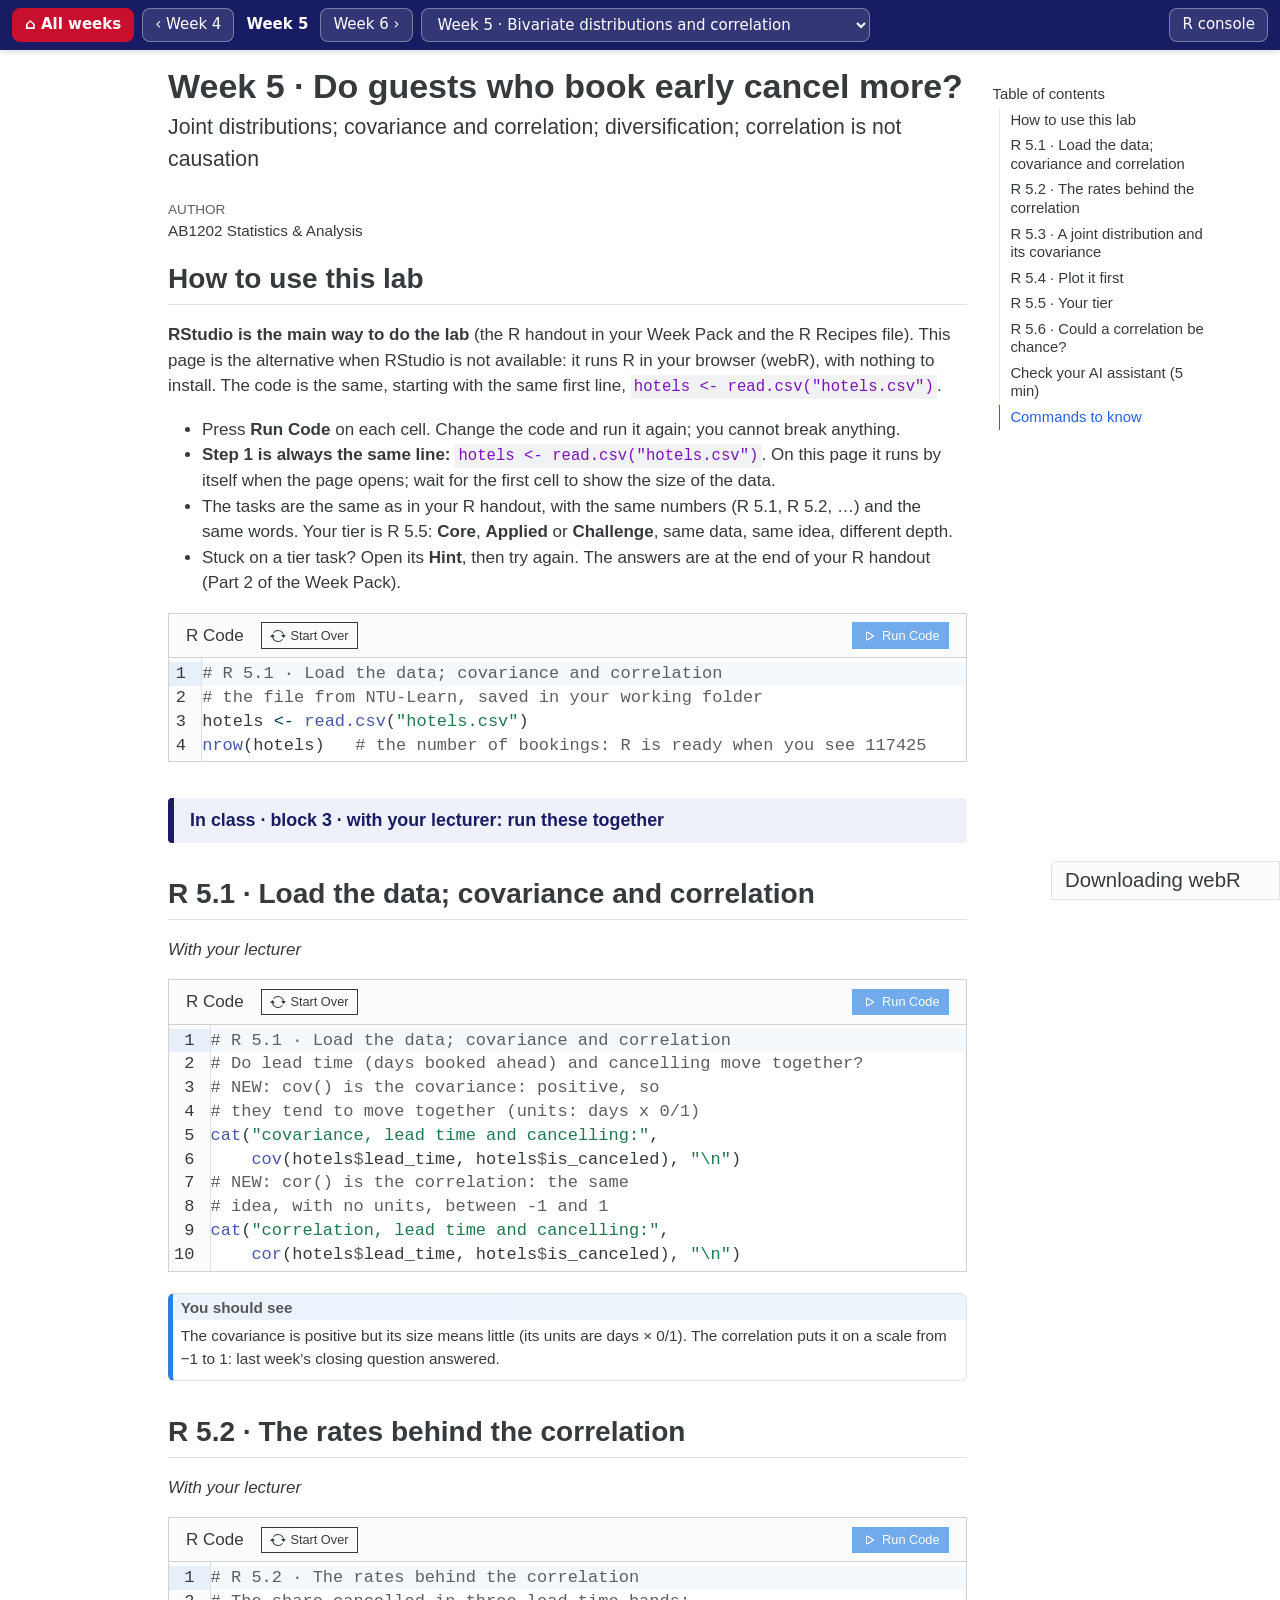
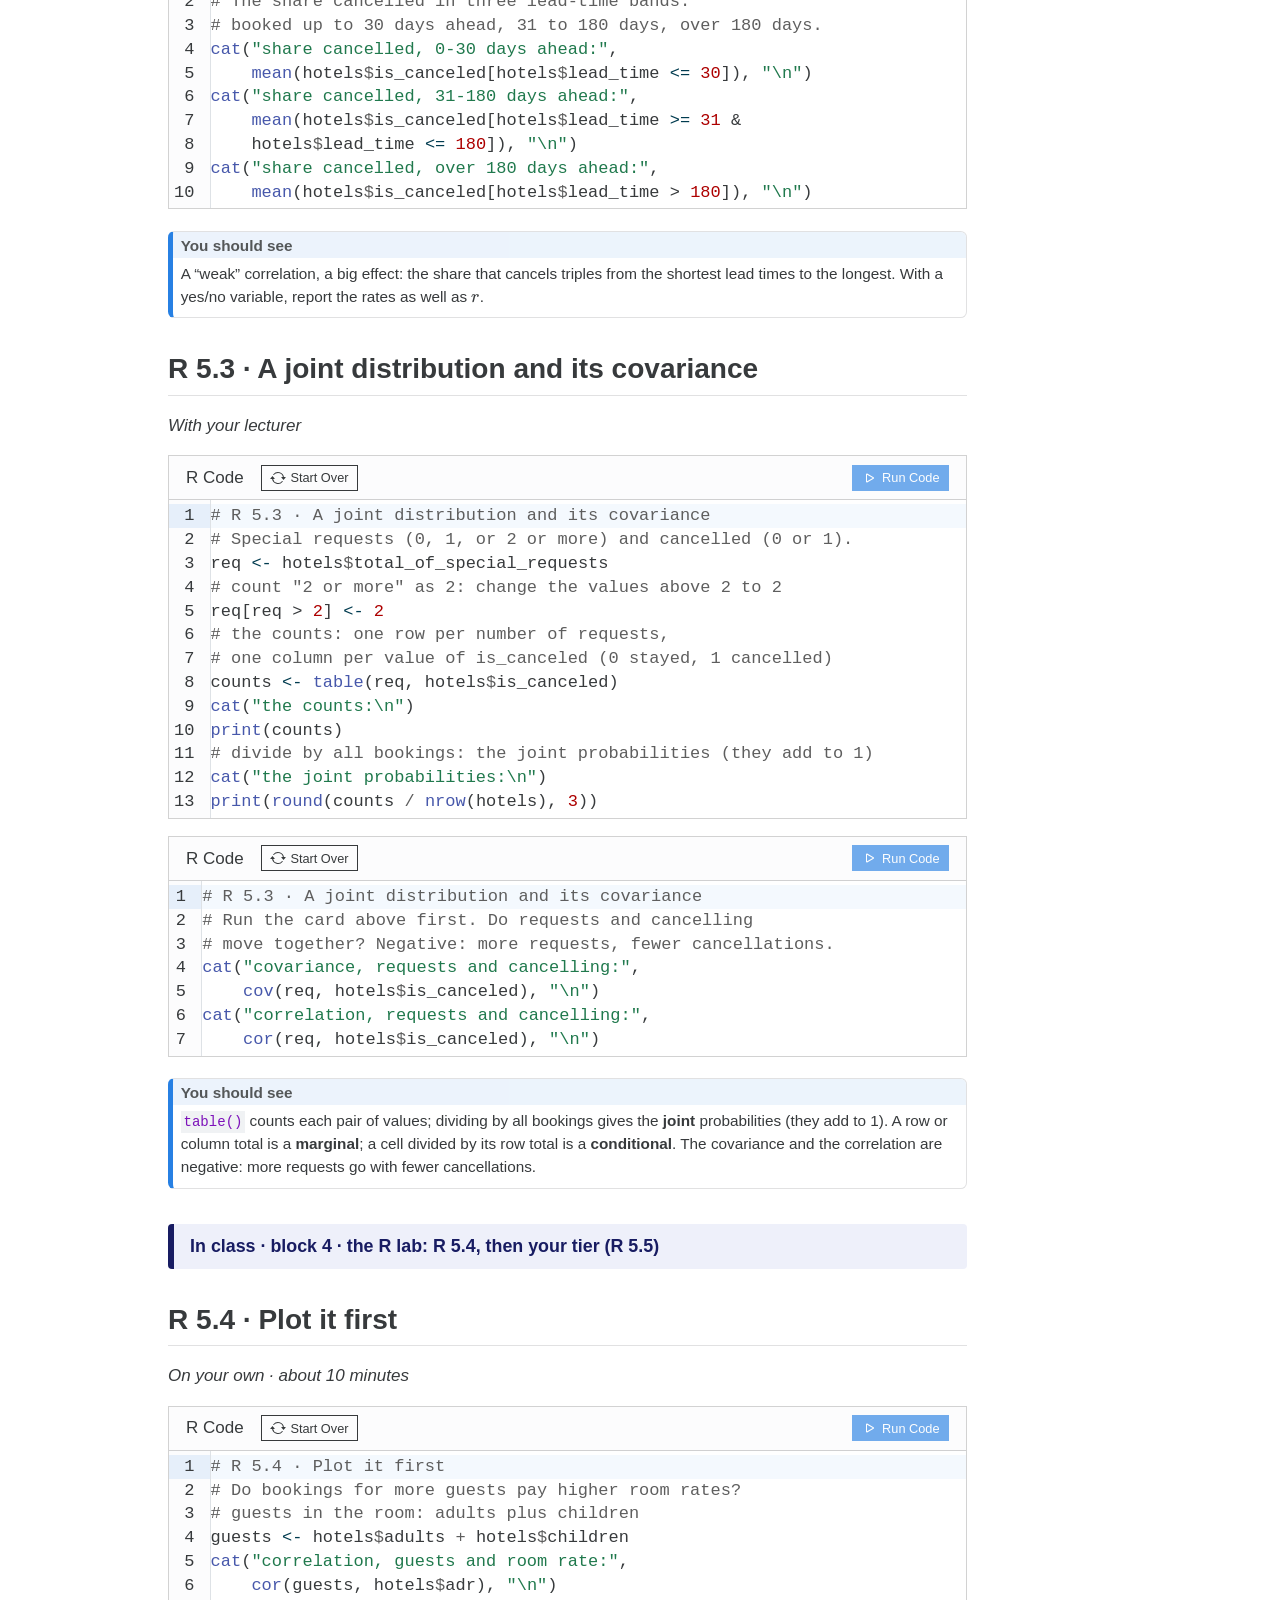
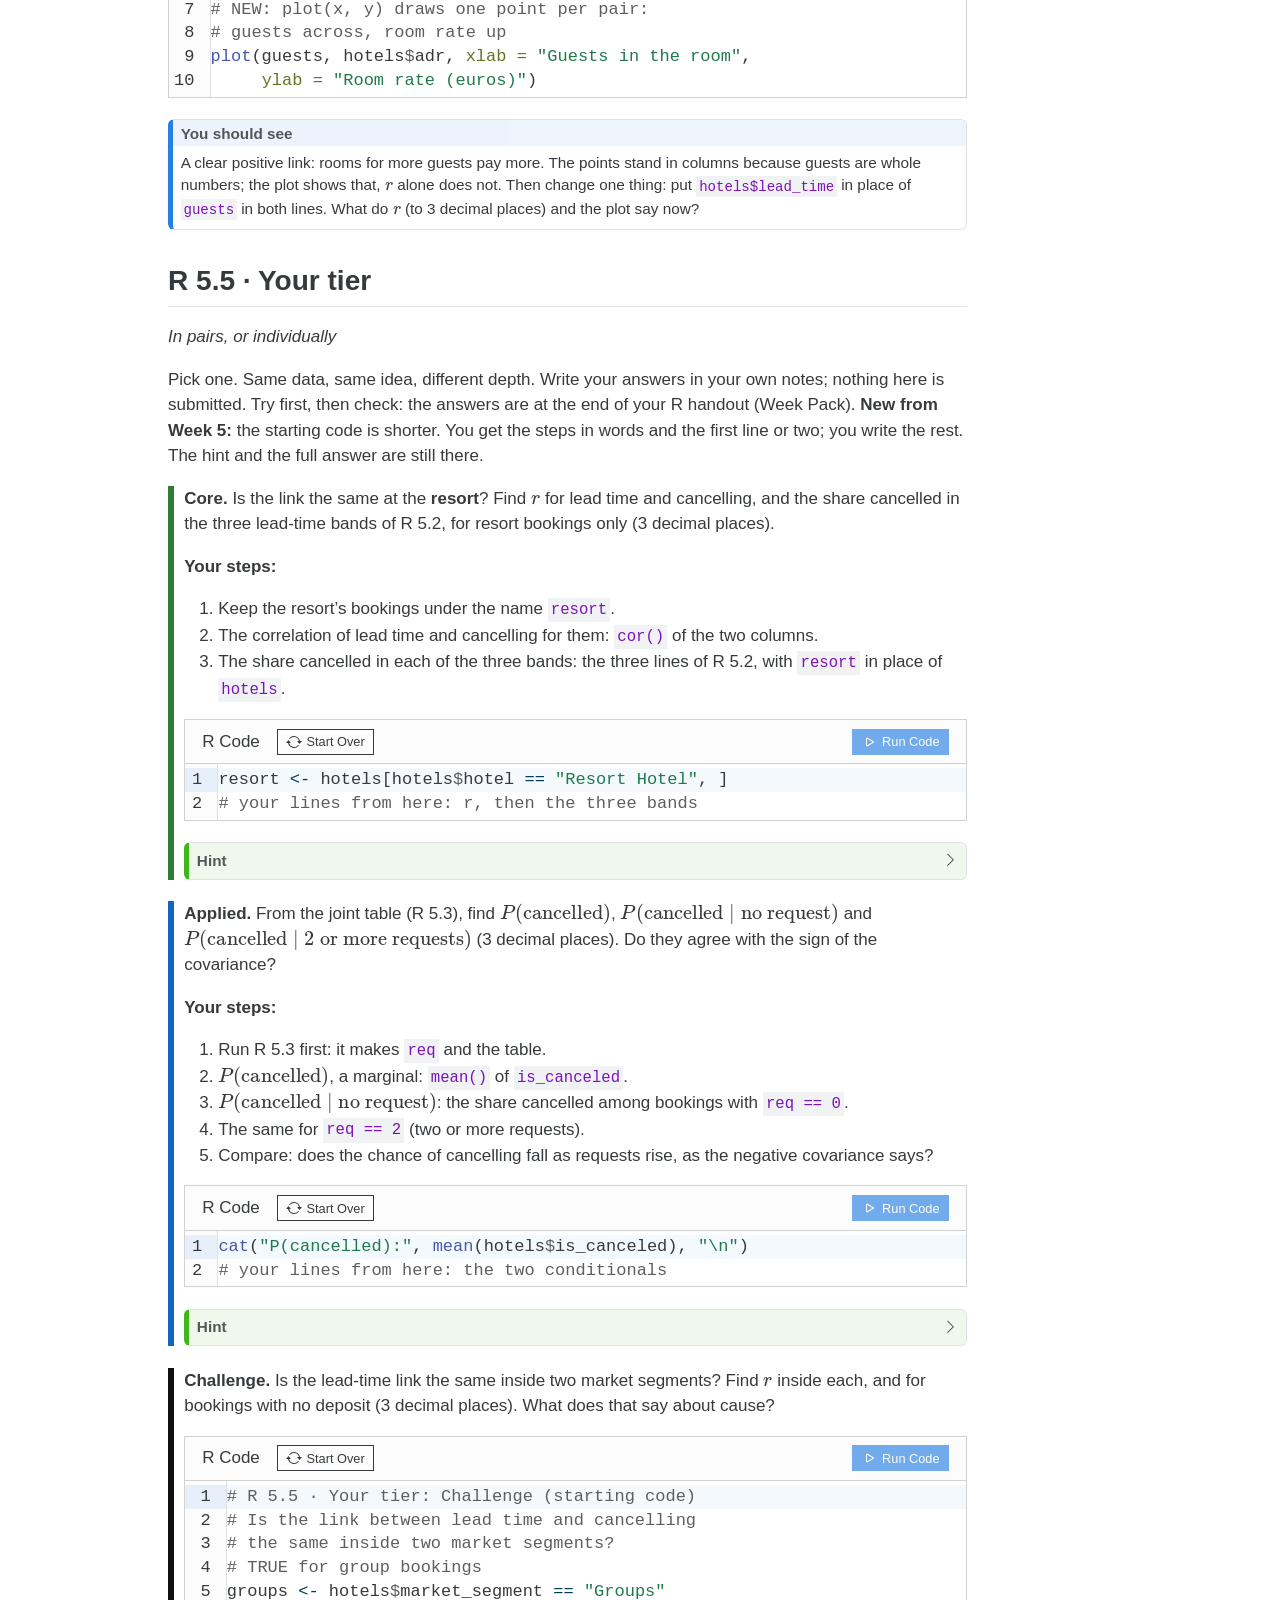
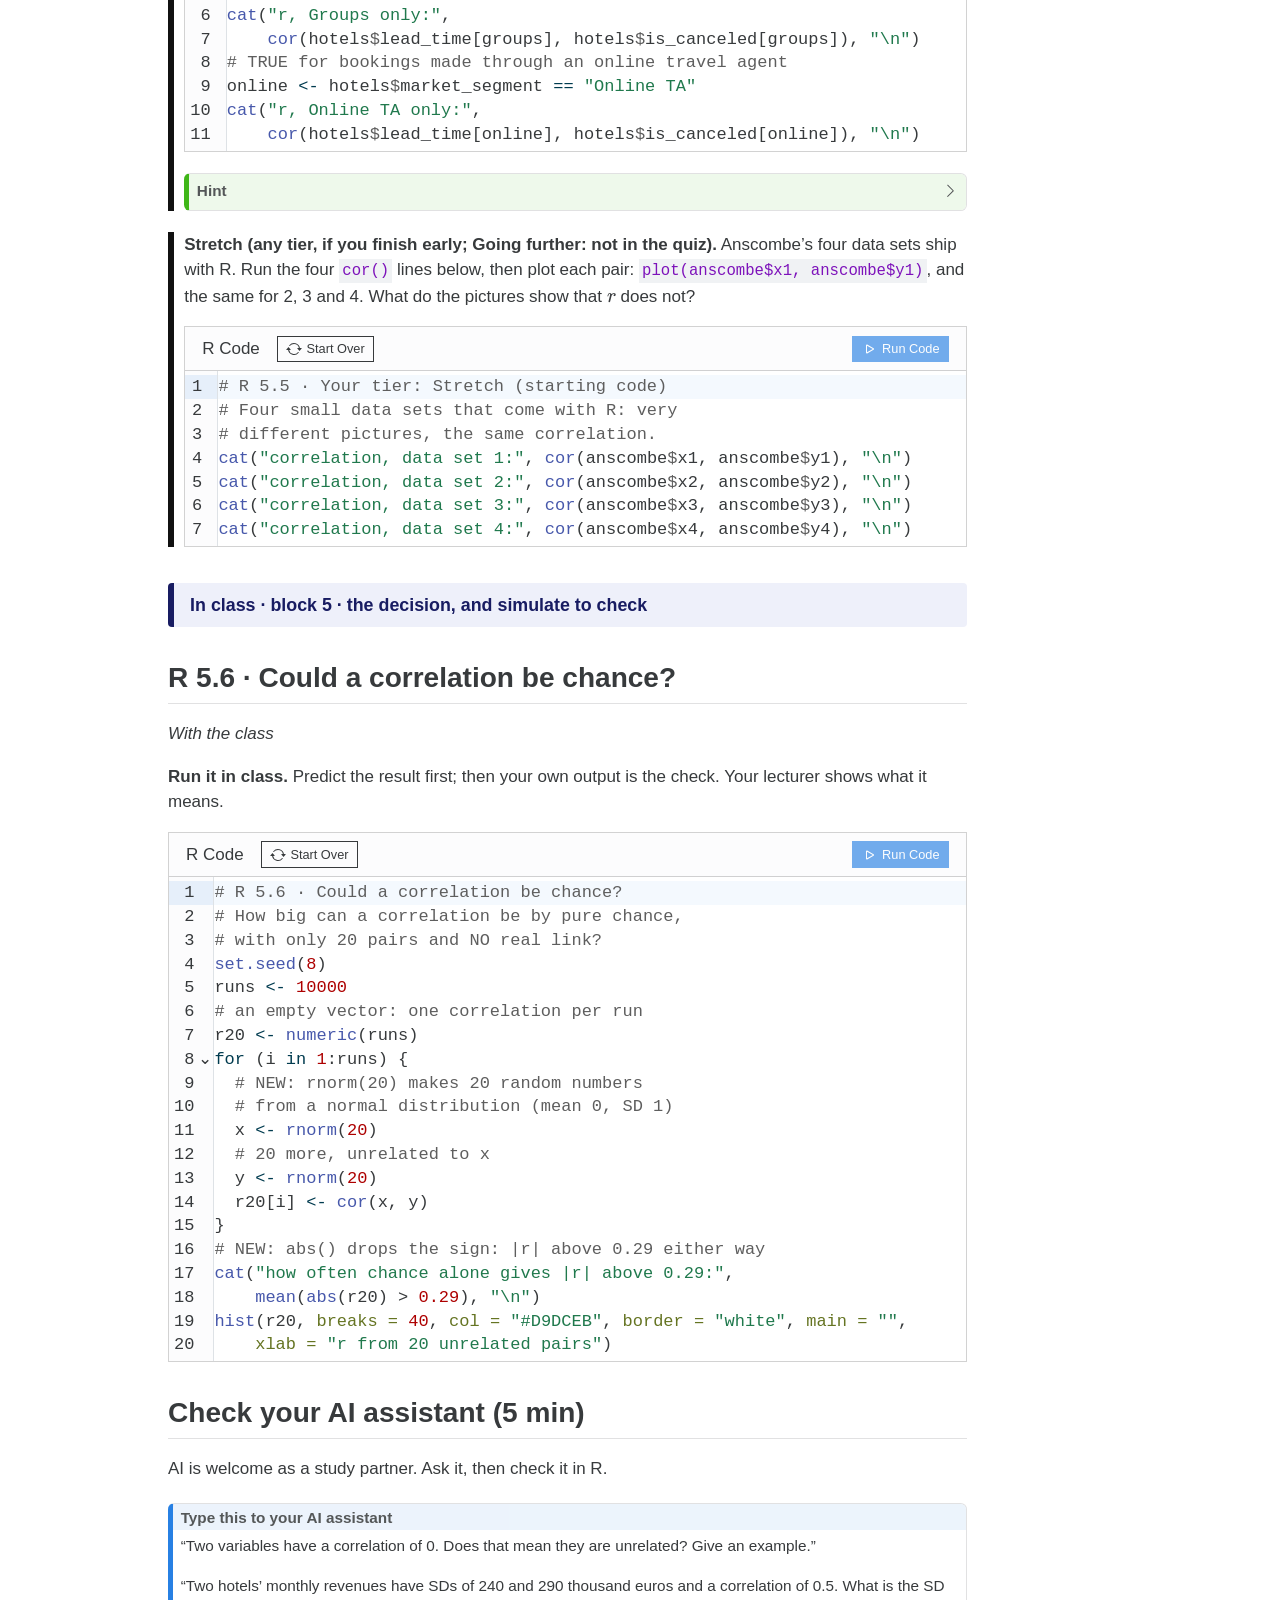
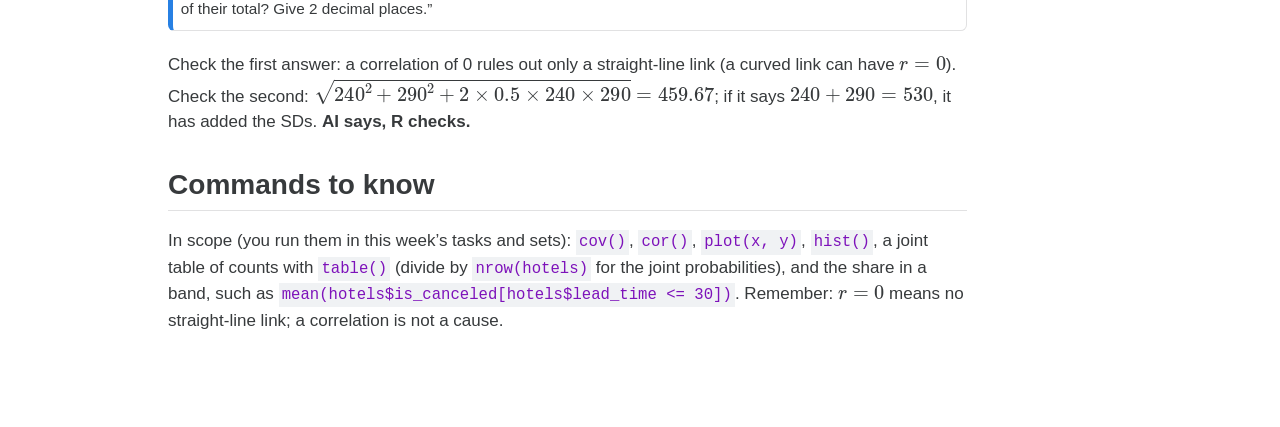
<file: w05/w05.html>
<!DOCTYPE html>
<html xmlns="http://www.w3.org/1999/xhtml" lang="en-GB" xml:lang="en-GB"><head>

<meta charset="utf-8">
<meta name="generator" content="quarto-1.9.38">

<meta name="viewport" content="width=device-width, initial-scale=1.0, user-scalable=yes">

<meta name="author" content="AB1202 Statistics &amp; Analysis">

<title>Week 5 · Do guests who book early cancel more?</title>
<style>
/* Default styles provided by pandoc.
** See https://pandoc.org/MANUAL.html#variables-for-html for config info.
*/
code{white-space: pre-wrap;}
span.smallcaps{font-variant: small-caps;}
div.columns{display: flex; gap: min(4vw, 1.5em);}
div.column{flex: auto; overflow-x: auto;}
div.hanging-indent{margin-left: 1.5em; text-indent: -1.5em;}
ul.task-list{list-style: none;}
ul.task-list li input[type="checkbox"] {
  width: 0.8em;
  margin: 0 0.8em 0.2em -1em; /* quarto-specific, see https://github.com/quarto-dev/quarto-cli/issues/4556 */ 
  vertical-align: middle;
}
</style>


<script src="w05_files/libs/clipboard/clipboard.min.js"></script>
<script src="w05_files/libs/quarto-html/quarto.js" type="module"></script>
<script src="w05_files/libs/quarto-html/tabsets/tabsets.js" type="module"></script>
<script src="w05_files/libs/quarto-html/popper.min.js"></script>
<script src="w05_files/libs/quarto-html/tippy.umd.min.js"></script>
<script src="w05_files/libs/quarto-html/anchor.min.js"></script>
<link href="w05_files/libs/quarto-html/tippy.css" rel="stylesheet">
<link href="w05_files/libs/quarto-html/quarto-syntax-highlighting-15634bcf2e68342d4ad2dfa704d543f6.css" rel="stylesheet" id="quarto-text-highlighting-styles">
<script src="w05_files/libs/bootstrap/bootstrap.min.js"></script>
<link href="w05_files/libs/bootstrap/bootstrap-icons.css" rel="stylesheet">
<link href="w05_files/libs/bootstrap/bootstrap-99759f1773580fd6d177836f859495f2.min.css" rel="stylesheet" append-hash="true" id="quarto-bootstrap" data-mode="light">
<script src="w05_files/libs/quarto-contrib/live-runtime/live-runtime.js" type="module"></script>
<link href="w05_files/libs/quarto-contrib/live-runtime/live-runtime.css" rel="stylesheet">
<style>
.tier-core { border-left: 6px solid #2e7d32; padding-left: .6em; }
.tier-applied { border-left: 6px solid #1565c0; padding-left: .6em; }
.tier-challenge { border-left: 6px solid #111; padding-left: .6em; }
.block-tag { font-size: .8em; color: #666; text-transform: uppercase; letter-spacing: .06em; }
.big-number { font-size: 1.6em; font-weight: 700; color: #C8102E; }
.quarto-title-meta { display: none; }   /* no stray "AUTHOR" label under the title (review, 23 Nov 2026) */
/* type sizes, as notes.css */
div.sourceCode pre code, pre code, .cell-output pre code { font-size: 13.5px; line-height: 1.45; }
p code, li code, td code { font-size: .92em; }
/* R Lab cells: a long line wraps (indented) instead of needing a sideways scroll (Sam, 25 Nov 2026) */
.cm-editor .cm-content { white-space: pre-wrap !important; word-break: break-word; overflow-wrap: anywhere; flex-shrink: 1 !important; min-width: 0 !important; width: auto !important; }
.cm-editor .cm-line { padding-left: 1.2em !important; text-indent: -1.2em; }
.cm-editor .cm-scroller { overflow-x: hidden !important; }
.phase { margin: 2em 0 .5em; padding: .55em .9em; border-left: 6px solid #181C62; background: #EEF0FA; color: #181C62; font-weight: 700; font-size: 1.05em; line-height: 1.4; border-radius: 4px; }   /* Sam, 26 Nov 2026: larger, sentence case, navy on a pale tint (contrast about 13:1); the words carry the meaning, not the colour */
.phase p { margin: 0; }
</style>
<script type="module" src="w05_files/libs/quarto-ojs/quarto-ojs-runtime.js"></script>
<link href="w05_files/libs/quarto-ojs/quarto-ojs.css" rel="stylesheet">

  <script defer="" src="../mathjax/tex-chtml-full.js" type="text/javascript"></script>

<script type="text/javascript">
const typesetMath = (el) => {
  if (window.MathJax) {
    // MathJax Typeset
    window.MathJax.typeset([el]);
  } else if (window.katex) {
    // KaTeX Render
    var mathElements = el.getElementsByClassName("math");
    var macros = [];
    for (var i = 0; i < mathElements.length; i++) {
      var texText = mathElements[i].firstChild;
      if (mathElements[i].tagName == "SPAN" && texText && texText.data) {
        window.katex.render(texText.data, mathElements[i], {
          displayMode: mathElements[i].classList.contains('display'),
          throwOnError: false,
          macros: macros,
          fleqn: false
        });
      }
    }
  }
}
window.Quarto = {
  typesetMath
};
</script>

<style id="rlab-nav-style">
html{scroll-padding-top:64px}
.rlab-nav{position:sticky;top:0;z-index:2000;background:#181C62;color:#fff;display:flex;gap:8px;align-items:center;flex-wrap:wrap;
  padding:8px 12px;font:15px/1.3 system-ui,-apple-system,"Segoe UI",Arial,sans-serif;box-shadow:0 2px 6px rgba(0,0,0,.15)}
.rlab-nav a,.rlab-nav select{color:#fff;background:rgba(255,255,255,.12);border:1px solid rgba(255,255,255,.35);border-radius:8px;
  padding:6px 12px;text-decoration:none;font:inherit}
.rlab-nav a:hover,.rlab-nav a:focus{background:rgba(255,255,255,.25);outline:none}
.rlab-nav a.home{background:#C8102E;border-color:#C8102E;font-weight:600}
.rlab-nav .here{font-weight:600;padding:0 4px}
.rlab-nav .sp{flex:1}
.rlab-nav select{max-width:100%;min-width:0;flex:0 1 auto}
.rlab-nav select option{color:#1d1d1f}
.rlab-nav a.off{opacity:.35;pointer-events:none}
#quarto-margin-sidebar,.sidebar.margin-sidebar{top:64px !important}
@media (max-width:700px){.rlab-nav .label{display:none}.rlab-nav .sp{display:none}.rlab-nav select{order:10;flex:1 1 100%;width:100%}
  .rlab-nav{gap:6px;padding:6px 8px}.rlab-nav a,.rlab-nav select{padding:5px 10px}}
</style></head>

<body class="quarto-light"><nav class="rlab-nav" aria-label="AB1202 R Lab"><a class="home" href="../index.html">⌂ All weeks</a><a href="../w04/w04.html" title="Week 4">‹ <span class="label">Week 4</span></a><span class="here">Week 5</span><a href="../w06/w06.html" title="Week 6"><span class="label">Week 6</span> ›</a><select aria-label="Go to a week" onchange="location.href=this.value"><option value="../w01/w01.html">Week 1 · Describing data and probability basics</option><option value="../w02/w02.html">Week 2 · Conditional probability and Bayes' rule</option><option value="../w03/w03.html">Week 3 · Random variables and distributions</option><option value="../w04/w04.html">Week 4 · Expected values</option><option value="../w05/w05.html" selected>Week 5 · Bivariate distributions and correlation</option><option value="../w06/w06.html">Week 6 · Sampling and the central limit theorem</option><option value="../w07/w07.html">Week 7 · Confidence intervals and sample size</option><option value="../w08/w08.html">Week 8 · Hypothesis testing and error probabilities</option><option value="../w09/w09.html">Week 9 · Testing in practice and practical significance</option><option value="../w10/w10.html">Week 10 · Regression analysis I</option><option value="../w11/w11.html">Week 11 · Regression analysis II and causation</option><option value="../w12/w12.html">Week 12 · Simulation analysis</option></select><span class="sp"></span><a href="../console/index.html">R console</a></nav>

<div id="quarto-content" class="page-columns page-rows-contents page-layout-article">
<div id="quarto-margin-sidebar" class="sidebar margin-sidebar">
  <nav id="TOC" role="doc-toc" class="toc-active">
    <h2 id="toc-title">Table of contents</h2>
   
  <ul class="collapse">
  <li><a href="#how-to-use-this-lab" id="toc-how-to-use-this-lab" class="nav-link active" data-scroll-target="#how-to-use-this-lab">How to use this lab</a></li>
  <li><a href="#r-5.1-load-the-data-covariance-and-correlation-1" id="toc-r-5.1-load-the-data-covariance-and-correlation-1" class="nav-link" data-scroll-target="#r-5.1-load-the-data-covariance-and-correlation-1">R 5.1 · Load the data; covariance and correlation</a></li>
  <li><a href="#r-5.2-the-rates-behind-the-correlation" id="toc-r-5.2-the-rates-behind-the-correlation" class="nav-link" data-scroll-target="#r-5.2-the-rates-behind-the-correlation">R 5.2 · The rates behind the correlation</a></li>
  <li><a href="#r-5.3-a-joint-distribution-and-its-covariance" id="toc-r-5.3-a-joint-distribution-and-its-covariance" class="nav-link" data-scroll-target="#r-5.3-a-joint-distribution-and-its-covariance">R 5.3 · A joint distribution and its covariance</a></li>
  <li><a href="#r-5.4-plot-it-first-1" id="toc-r-5.4-plot-it-first-1" class="nav-link" data-scroll-target="#r-5.4-plot-it-first-1">R 5.4 · Plot it first</a></li>
  <li><a href="#r-5.5-your-tier-1" id="toc-r-5.5-your-tier-1" class="nav-link" data-scroll-target="#r-5.5-your-tier-1">R 5.5 · Your tier</a></li>
  <li><a href="#r-5.6-could-a-correlation-be-chance-1" id="toc-r-5.6-could-a-correlation-be-chance-1" class="nav-link" data-scroll-target="#r-5.6-could-a-correlation-be-chance-1">R 5.6 · Could a correlation be chance?</a></li>
  <li><a href="#check-your-ai-assistant-5-min" id="toc-check-your-ai-assistant-5-min" class="nav-link" data-scroll-target="#check-your-ai-assistant-5-min">Check your AI assistant (5 min)</a></li>
  <li><a href="#commands-to-know" id="toc-commands-to-know" class="nav-link" data-scroll-target="#commands-to-know">Commands to know</a></li>
  </ul>
</nav>
</div>
<main class="content" id="quarto-document-content">

<header id="title-block-header" class="quarto-title-block default">
<div class="quarto-title">
<h1 class="title">Week 5 · Do guests who book early cancel more?</h1>
<p class="subtitle lead">Joint distributions; covariance and correlation; diversification; correlation is not causation</p>
</div>



<div class="quarto-title-meta">

    <div>
    <div class="quarto-title-meta-heading">Author</div>
    <div class="quarto-title-meta-contents">
             <p>AB1202 Statistics &amp; Analysis </p>
          </div>
  </div>
    
  
    
  </div>
  


</header>


<section id="how-to-use-this-lab" class="level2">
<h2 class="anchored" data-anchor-id="how-to-use-this-lab">How to use this lab</h2>
<p><strong>RStudio is the main way to do the lab</strong> (the R handout in your Week Pack and the R Recipes file). This page is the alternative when RStudio is not available: it runs R in your browser (webR), with nothing to install. The code is the same, starting with the same first line, <code>hotels &lt;- read.csv("hotels.csv")</code>.</p>
<ul>
<li>Press <strong>Run Code</strong> on each cell. Change the code and run it again; you cannot break anything.</li>
<li><strong>Step 1 is always the same line:</strong> <code>hotels &lt;- read.csv("hotels.csv")</code>. On this page it runs by itself when the page opens; wait for the first cell to show the size of the data.</li>
<li>The tasks are the same as in your R handout, with the same numbers (R 5.1, R 5.2, …) and the same words. Your tier is R 5.5: <strong>Core</strong>, <strong>Applied</strong> or <strong>Challenge</strong>, same data, same idea, different depth.</li>
<li>Stuck on a tier task? Open its <strong>Hint</strong>, then try again. The answers are at the end of your R handout (Part 2 of the Week Pack).</li>
</ul>
<div>
<div id="webr-1" class="exercise-cell">

</div>
<script type="webr-1-contents">
[base64]
</script>
</div>
<div>
<div id="webr-2" class="exercise-cell">

</div>
<script type="webr-2-contents">
[base64]
</script>
</div>
<div class="phase">
<p>In class · block 3 · with your lecturer: run these together</p>
</div>
</section>
<section id="r-5.1-load-the-data-covariance-and-correlation-1" class="level2">
<h2 class="anchored" data-anchor-id="r-5.1-load-the-data-covariance-and-correlation-1">R 5.1 · Load the data; covariance and correlation</h2>
<p><em>With your lecturer</em></p>
<div>
<div id="webr-3" class="exercise-cell">

</div>
<script type="webr-3-contents">
[base64]
</script>
</div>
<div class="callout callout-style-default callout-note no-icon callout-titled" title="You should see">
<div class="callout-header d-flex align-content-center">
<div class="callout-icon-container">
<i class="callout-icon no-icon"></i>
</div>
<div class="callout-title-container flex-fill">
<span class="screen-reader-only">Note</span>You should see
</div>
</div>
<div class="callout-body-container callout-body">
<p>The covariance is positive but its size means little (its units are days × 0/1). The correlation puts it on a scale from −1 to 1: last week’s closing question answered.</p>
</div>
</div>
</section>
<section id="r-5.2-the-rates-behind-the-correlation" class="level2">
<h2 class="anchored" data-anchor-id="r-5.2-the-rates-behind-the-correlation">R 5.2 · The rates behind the correlation</h2>
<p><em>With your lecturer</em></p>
<div>
<div id="webr-4" class="exercise-cell">

</div>
<script type="webr-4-contents">
[base64]
</script>
</div>
<div class="callout callout-style-default callout-note no-icon callout-titled" title="You should see">
<div class="callout-header d-flex align-content-center">
<div class="callout-icon-container">
<i class="callout-icon no-icon"></i>
</div>
<div class="callout-title-container flex-fill">
<span class="screen-reader-only">Note</span>You should see
</div>
</div>
<div class="callout-body-container callout-body">
<p>A “weak” correlation, a big effect: the share that cancels triples from the shortest lead times to the longest. With a yes/no variable, report the rates as well as <span class="math inline">\(r\)</span>.</p>
</div>
</div>
</section>
<section id="r-5.3-a-joint-distribution-and-its-covariance" class="level2">
<h2 class="anchored" data-anchor-id="r-5.3-a-joint-distribution-and-its-covariance">R 5.3 · A joint distribution and its covariance</h2>
<p><em>With your lecturer</em></p>
<div>
<div id="webr-5" class="exercise-cell">

</div>
<script type="webr-5-contents">
[base64]
</script>
</div>
<div>
<div id="webr-6" class="exercise-cell">

</div>
<script type="webr-6-contents">
[base64]
</script>
</div>
<div class="callout callout-style-default callout-note no-icon callout-titled" title="You should see">
<div class="callout-header d-flex align-content-center">
<div class="callout-icon-container">
<i class="callout-icon no-icon"></i>
</div>
<div class="callout-title-container flex-fill">
<span class="screen-reader-only">Note</span>You should see
</div>
</div>
<div class="callout-body-container callout-body">
<p><code>table()</code> counts each pair of values; dividing by all bookings gives the <strong>joint</strong> probabilities (they add to 1). A row or column total is a <strong>marginal</strong>; a cell divided by its row total is a <strong>conditional</strong>. The covariance and the correlation are negative: more requests go with fewer cancellations.</p>
</div>
</div>
<div class="phase">
<p>In class · block 4 · the R lab: R 5.4, then your tier (R 5.5)</p>
</div>
</section>
<section id="r-5.4-plot-it-first-1" class="level2">
<h2 class="anchored" data-anchor-id="r-5.4-plot-it-first-1">R 5.4 · Plot it first</h2>
<p><em>On your own · about 10 minutes</em></p>
<div>
<div id="webr-7" class="exercise-cell">

</div>
<script type="webr-7-contents">
eyJhdHRyIjp7ImVkaXQiOnRydWUsImV2YWwiOnRydWV9LCJjb2RlIjoiIyBSIDUuNCDCtyBQbG90IGl0IGZpcnN0XG4jIERvIGJvb2tpbmdzIGZvciBtb3JlIGd1ZXN0cyBwYXkgaGlnaGVyIHJvb20gcmF0ZXM/[base64]
</script>
</div>
<div class="callout callout-style-default callout-note no-icon callout-titled" title="You should see">
<div class="callout-header d-flex align-content-center">
<div class="callout-icon-container">
<i class="callout-icon no-icon"></i>
</div>
<div class="callout-title-container flex-fill">
<span class="screen-reader-only">Note</span>You should see
</div>
</div>
<div class="callout-body-container callout-body">
<p>A clear positive link: rooms for more guests pay more. The points stand in columns because guests are whole numbers; the plot shows that, <span class="math inline">\(r\)</span> alone does not. Then change one thing: put <code>hotels$lead_time</code> in place of <code>guests</code> in both lines. What do <span class="math inline">\(r\)</span> (to 3 decimal places) and the plot say now?</p>
</div>
</div>
</section>
<section id="r-5.5-your-tier-1" class="level2">
<h2 class="anchored" data-anchor-id="r-5.5-your-tier-1">R 5.5 · Your tier</h2>
<p><em>In pairs, or individually</em></p>
<p>Pick one. Same data, same idea, different depth. Write your answers in your own notes; nothing here is submitted. Try first, then check: the answers are at the end of your R handout (Week Pack). <strong>New from Week 5:</strong> the starting code is shorter. You get the steps in words and the first line or two; you write the rest. The hint and the full answer are still there.</p>
<div class="tier-core">
<p><strong>Core.</strong> Is the link the same at the <strong>resort</strong>? Find <span class="math inline">\(r\)</span> for lead time and cancelling, and the share cancelled in the three lead-time bands of R 5.2, for resort bookings only (3 decimal places).</p>
<p><strong>Your steps:</strong></p>
<ol type="1">
<li>Keep the resort’s bookings under the name <code>resort</code>.</li>
<li>The correlation of lead time and cancelling for them: <code>cor()</code> of the two columns.</li>
<li>The share cancelled in each of the three bands: the three lines of R 5.2, with <code>resort</code> in place of <code>hotels</code>.</li>
</ol>
<div>
<div id="webr-8" class="exercise-cell">

</div>
<script type="webr-8-contents">
eyJhdHRyIjp7ImVkaXQiOnRydWUsImV2YWwiOnRydWV9LCJjb2RlIjoicmVzb3J0IDwtIGhvdGVsc1tob3RlbHMkaG90ZWwgPT0gXCJSZXNvcnQgSG90ZWxcIiwgXVxuIyB5b3VyIGxpbmVzIGZyb20gaGVyZTogciwgdGhlbiB0aGUgdGhyZWUgYmFuZHMifQ==
</script>
</div>
<div class="callout callout-style-default callout-tip no-icon callout-titled" title="Hint">
<div class="callout-header d-flex align-content-center collapsed" data-bs-toggle="collapse" data-bs-target=".callout-5-contents" aria-controls="callout-5" aria-expanded="false" aria-label="Toggle callout">
<div class="callout-icon-container">
<i class="callout-icon no-icon"></i>
</div>
<div class="callout-title-container flex-fill">
<span class="screen-reader-only">Tip</span>Hint
</div>
<div class="callout-btn-toggle d-inline-block border-0 py-1 ps-1 pe-0 float-end"><i class="callout-toggle"></i></div>
</div>
<div id="callout-5" class="callout-5-contents callout-collapse collapse">
<div class="callout-body-container callout-body">
<p>keep the resort’s rows first: <code>resort &lt;- hotels[hotels$hotel == "Resort Hotel", ]</code>. Then use <code>resort$lead_time</code> and <code>resort$is_canceled</code> in the lines of R 5.1 and R 5.2.</p>
</div>
</div>
</div>
</div>
<div class="tier-applied">
<p><strong>Applied.</strong> From the joint table (R 5.3), find <span class="math inline">\(P(\text{cancelled})\)</span>, <span class="math inline">\(P(\text{cancelled} \mid \text{no request})\)</span> and <span class="math inline">\(P(\text{cancelled} \mid 2 \text{ or more requests})\)</span> (3 decimal places). Do they agree with the sign of the covariance?</p>
<p><strong>Your steps:</strong></p>
<ol type="1">
<li>Run R 5.3 first: it makes <code>req</code> and the table.</li>
<li><span class="math inline">\(P(\text{cancelled})\)</span>, a marginal: <code>mean()</code> of <code>is_canceled</code>.</li>
<li><span class="math inline">\(P(\text{cancelled} \mid \text{no request})\)</span>: the share cancelled among bookings with <code>req == 0</code>.</li>
<li>The same for <code>req == 2</code> (two or more requests).</li>
<li>Compare: does the chance of cancelling fall as requests rise, as the negative covariance says?</li>
</ol>
<div>
<div id="webr-9" class="exercise-cell">

</div>
<script type="webr-9-contents">
eyJhdHRyIjp7ImVkaXQiOnRydWUsImV2YWwiOnRydWV9LCJjb2RlIjoiY2F0KFwiUChjYW5jZWxsZWQpOlwiLCBtZWFuKGhvdGVscyRpc19jYW5jZWxlZCksIFwiXFxuXCIpXG4jIHlvdXIgbGluZXMgZnJvbSBoZXJlOiB0aGUgdHdvIGNvbmRpdGlvbmFscyJ9
</script>
</div>
<div class="callout callout-style-default callout-tip no-icon callout-titled" title="Hint">
<div class="callout-header d-flex align-content-center collapsed" data-bs-toggle="collapse" data-bs-target=".callout-6-contents" aria-controls="callout-6" aria-expanded="false" aria-label="Toggle callout">
<div class="callout-icon-container">
<i class="callout-icon no-icon"></i>
</div>
<div class="callout-title-container flex-fill">
<span class="screen-reader-only">Tip</span>Hint
</div>
<div class="callout-btn-toggle d-inline-block border-0 py-1 ps-1 pe-0 float-end"><i class="callout-toggle"></i></div>
</div>
<div id="callout-6" class="callout-6-contents callout-collapse collapse">
<div class="callout-body-container callout-body">
<p>a conditional is a cell divided by its row total; in R, <code>mean(hotels$is_canceled[req == 2])</code> gives it in one line.</p>
</div>
</div>
</div>
</div>
<div class="tier-challenge">
<p><strong>Challenge.</strong> Is the lead-time link the same inside two market segments? Find <span class="math inline">\(r\)</span> inside each, and for bookings with no deposit (3 decimal places). What does that say about cause?</p>
<div>
<div id="webr-10" class="exercise-cell">

</div>
<script type="webr-10-contents">
[base64]/[base64]
</script>
</div>
<div class="callout callout-style-default callout-tip no-icon callout-titled" title="Hint">
<div class="callout-header d-flex align-content-center collapsed" data-bs-toggle="collapse" data-bs-target=".callout-7-contents" aria-controls="callout-7" aria-expanded="false" aria-label="Toggle callout">
<div class="callout-icon-container">
<i class="callout-icon no-icon"></i>
</div>
<div class="callout-title-container flex-fill">
<span class="screen-reader-only">Tip</span>Hint
</div>
<div class="callout-btn-toggle d-inline-block border-0 py-1 ps-1 pe-0 float-end"><i class="callout-toggle"></i></div>
</div>
<div id="callout-7" class="callout-7-contents callout-collapse collapse">
<div class="callout-body-container callout-body">
<p>run the code below: it finds <span class="math inline">\(r\)</span> inside two segments, two lines each. For no deposit: <code>nd &lt;- hotels$deposit_type == "No Deposit"</code>, then the same <code>cor()</code> line with <code>[nd]</code>.</p>
</div>
</div>
</div>
</div>
<div class="tier-challenge">
<p><strong>Stretch (any tier, if you finish early; Going further: not in the quiz).</strong> Anscombe’s four data sets ship with R. Run the four <code>cor()</code> lines below, then plot each pair: <code>plot(anscombe$x1, anscombe$y1)</code>, and the same for 2, 3 and 4. What do the pictures show that <span class="math inline">\(r\)</span> does not?</p>
<div>
<div id="webr-11" class="exercise-cell">

</div>
<script type="webr-11-contents">
[base64]
</script>
</div>
</div>
<div class="phase">
<p>In class · block 5 · the decision, and simulate to check</p>
</div>
</section>
<section id="r-5.6-could-a-correlation-be-chance-1" class="level2">
<h2 class="anchored" data-anchor-id="r-5.6-could-a-correlation-be-chance-1">R 5.6 · Could a correlation be chance?</h2>
<p><em>With the class</em></p>
<p><strong>Run it in class.</strong> Predict the result first; then your own output is the check. Your lecturer shows what it means.</p>
<div>
<div id="webr-12" class="exercise-cell">

</div>
<script type="webr-12-contents">
[base64]/[base64]
</script>
</div>
</section>
<section id="check-your-ai-assistant-5-min" class="level2">
<h2 class="anchored" data-anchor-id="check-your-ai-assistant-5-min">Check your AI assistant (5 min)</h2>
<p>AI is welcome as a study partner. Ask it, then check it in R.</p>
<div class="callout callout-style-default callout-note no-icon callout-titled" title="Type this to your AI assistant">
<div class="callout-header d-flex align-content-center">
<div class="callout-icon-container">
<i class="callout-icon no-icon"></i>
</div>
<div class="callout-title-container flex-fill">
<span class="screen-reader-only">Note</span>Type this to your AI assistant
</div>
</div>
<div class="callout-body-container callout-body">
<p>“Two variables have a correlation of 0. Does that mean they are unrelated? Give an example.”</p>
<p>“Two hotels’ monthly revenues have SDs of 240 and 290 thousand euros and a correlation of 0.5. What is the SD of their total? Give 2 decimal places.”</p>
</div>
</div>
<p>Check the first answer: a correlation of 0 rules out only a straight-line link (a curved link can have <span class="math inline">\(r = 0\)</span>). Check the second: <span class="math inline">\(\sqrt{240^2 + 290^2 + 2 \times 0.5 \times 240 \times 290} = 459.67\)</span>; if it says <span class="math inline">\(240 + 290 = 530\)</span>, it has added the SDs. <strong>AI says, R checks.</strong></p>
</section>
<section id="commands-to-know" class="level2">
<h2 class="anchored" data-anchor-id="commands-to-know">Commands to know</h2>
<p>In scope (you run them in this week’s tasks and sets): <code>cov()</code>, <code>cor()</code>, <code>plot(x, y)</code>, <code>hist()</code>, a joint table of counts with <code>table()</code> (divide by <code>nrow(hotels)</code> for the joint probabilities), and the share in a band, such as <code>mean(hotels$is_canceled[hotels$lead_time &lt;= 30])</code>. Remember: <span class="math inline">\(r = 0\)</span> means no straight-line link; a correlation is not a cause.</p>
<script type="webr-data">
eyJvcHRpb25zIjp7ImJhc2VVcmwiOiIuLi93ZWJyLyJ9LCJwYWNrYWdlcyI6eyJwa2dzIjpbImV2YWx1YXRlIiwia25pdHIiLCJodG1sdG9vbHMiXSwicmVwb3MiOlsiLi4vd2Vici1yZXBvIl19LCJyZW5kZXJfZGYiOiJkZWZhdWx0In0=
</script>
<script type="ojs-module-contents">
[base64]
</script>
<div id="exercise-loading-indicator" class="exercise-loading-indicator d-none d-flex align-items-center gap-2">
<div id="exercise-loading-status" class="d-flex gap-2">

</div>
<div class="spinner-grow spinner-grow-sm">

</div>
</div>
<script type="vfs-file">
WyJob3RlbHMuY3N2Lmd6Il0=
</script>
</section>

</main>
<!-- /main column -->
<script type="ojs-module-contents">
eyJjb250ZW50cyI6W119
</script>
<script type="module">
if (window.location.protocol === "file:") { alert("The OJS runtime does not work with file:// URLs. Please use a web server to view this document."); }
window._ojs.paths.runtimeToDoc = "../../..";
window._ojs.paths.runtimeToRoot = "../../../..";
window._ojs.paths.docToRoot = "..";
window._ojs.selfContained = false;
window._ojs.runtime.interpretFromScriptTags();
</script>
<script id="quarto-html-after-body" type="application/javascript">
  window.document.addEventListener("DOMContentLoaded", function (event) {
    const icon = "";
    const anchorJS = new window.AnchorJS();
    anchorJS.options = {
      placement: 'right',
      icon: icon
    };
    anchorJS.add('.anchored');
    const isCodeAnnotation = (el) => {
      for (const clz of el.classList) {
        if (clz.startsWith('code-annotation-')) {                     
          return true;
        }
      }
      return false;
    }
    const onCopySuccess = function(e) {
      // button target
      const button = e.trigger;
      // don't keep focus
      button.blur();
      // flash "checked"
      button.classList.add('code-copy-button-checked');
      var currentTitle = button.getAttribute("title");
      button.setAttribute("title", "Copied!");
      let tooltip;
      if (window.bootstrap) {
        button.setAttribute("data-bs-toggle", "tooltip");
        button.setAttribute("data-bs-placement", "left");
        button.setAttribute("data-bs-title", "Copied!");
        tooltip = new bootstrap.Tooltip(button, 
          { trigger: "manual", 
            customClass: "code-copy-button-tooltip",
            offset: [0, -8]});
        tooltip.show();    
      }
      setTimeout(function() {
        if (tooltip) {
          tooltip.hide();
          button.removeAttribute("data-bs-title");
          button.removeAttribute("data-bs-toggle");
          button.removeAttribute("data-bs-placement");
        }
        button.setAttribute("title", currentTitle);
        button.classList.remove('code-copy-button-checked');
      }, 1000);
      // clear code selection
      e.clearSelection();
    }
    const getTextToCopy = function(trigger) {
      const outerScaffold = trigger.parentElement.cloneNode(true);
      const codeEl = outerScaffold.querySelector('code');
      for (const childEl of codeEl.children) {
        if (isCodeAnnotation(childEl)) {
          childEl.remove();
        }
      }
      return codeEl.innerText;
    }
    const clipboard = new window.ClipboardJS('.code-copy-button:not([data-in-quarto-modal])', {
      text: getTextToCopy
    });
    clipboard.on('success', onCopySuccess);
    if (window.document.getElementById('quarto-embedded-source-code-modal')) {
      const clipboardModal = new window.ClipboardJS('.code-copy-button[data-in-quarto-modal]', {
        text: getTextToCopy,
        container: window.document.getElementById('quarto-embedded-source-code-modal')
      });
      clipboardModal.on('success', onCopySuccess);
    }
      var localhostRegex = new RegExp(/^(?:http|https):\/\/localhost\:?[0-9]*\//);
      var mailtoRegex = new RegExp(/^mailto:/);
        var filterRegex = new RegExp('/' + window.location.host + '/');
      var isInternal = (href) => {
          return filterRegex.test(href) || localhostRegex.test(href) || mailtoRegex.test(href);
      }
      // Inspect non-navigation links and adorn them if external
     var links = window.document.querySelectorAll('a[href]:not(.nav-link):not(.navbar-brand):not(.toc-action):not(.sidebar-link):not(.sidebar-item-toggle):not(.pagination-link):not(.no-external):not([aria-hidden]):not(.dropdown-item):not(.quarto-navigation-tool):not(.about-link)');
      for (var i=0; i<links.length; i++) {
        const link = links[i];
        if (!isInternal(link.href)) {
          // undo the damage that might have been done by quarto-nav.js in the case of
          // links that we want to consider external
          if (link.dataset.originalHref !== undefined) {
            link.href = link.dataset.originalHref;
          }
        }
      }
    function tippyHover(el, contentFn, onTriggerFn, onUntriggerFn) {
      const config = {
        allowHTML: true,
        maxWidth: 500,
        delay: 100,
        arrow: false,
        appendTo: function(el) {
            return el.parentElement;
        },
        interactive: true,
        interactiveBorder: 10,
        theme: 'quarto',
        placement: 'bottom-start',
      };
      if (contentFn) {
        config.content = contentFn;
      }
      if (onTriggerFn) {
        config.onTrigger = onTriggerFn;
      }
      if (onUntriggerFn) {
        config.onUntrigger = onUntriggerFn;
      }
      window.tippy(el, config); 
    }
    const noterefs = window.document.querySelectorAll('a[role="doc-noteref"]');
    for (var i=0; i<noterefs.length; i++) {
      const ref = noterefs[i];
      tippyHover(ref, function() {
        // use id or data attribute instead here
        let href = ref.getAttribute('data-footnote-href') || ref.getAttribute('href');
        try { href = new URL(href).hash; } catch {}
        const id = href.replace(/^#\/?/, "");
        const note = window.document.getElementById(id);
        if (note) {
          return note.innerHTML;
        } else {
          return "";
        }
      });
    }
    const xrefs = window.document.querySelectorAll('a.quarto-xref');
    const processXRef = (id, note) => {
      // Strip column container classes
      const stripColumnClz = (el) => {
        el.classList.remove("page-full", "page-columns");
        if (el.children) {
          for (const child of el.children) {
            stripColumnClz(child);
          }
        }
      }
      stripColumnClz(note)
      if (id === null || id.startsWith('sec-')) {
        // Special case sections, only their first couple elements
        const container = document.createElement("div");
        if (note.children && note.children.length > 2) {
          container.appendChild(note.children[0].cloneNode(true));
          for (let i = 1; i < note.children.length; i++) {
            const child = note.children[i];
            if (child.tagName === "P" && child.innerText === "") {
              continue;
            } else {
              container.appendChild(child.cloneNode(true));
              break;
            }
          }
          if (window.Quarto?.typesetMath) {
            window.Quarto.typesetMath(container);
          }
          return container.innerHTML
        } else {
          if (window.Quarto?.typesetMath) {
            window.Quarto.typesetMath(note);
          }
          return note.innerHTML;
        }
      } else {
        // Remove any anchor links if they are present
        const anchorLink = note.querySelector('a.anchorjs-link');
        if (anchorLink) {
          anchorLink.remove();
        }
        if (window.Quarto?.typesetMath) {
          window.Quarto.typesetMath(note);
        }
        if (note.classList.contains("callout")) {
          return note.outerHTML;
        } else {
          return note.innerHTML;
        }
      }
    }
    for (var i=0; i<xrefs.length; i++) {
      const xref = xrefs[i];
      tippyHover(xref, undefined, function(instance) {
        instance.disable();
        let url = xref.getAttribute('href');
        let hash = undefined; 
        if (url.startsWith('#')) {
          hash = url;
        } else {
          try { hash = new URL(url).hash; } catch {}
        }
        if (hash) {
          const id = hash.replace(/^#\/?/, "");
          const note = window.document.getElementById(id);
          if (note !== null) {
            try {
              const html = processXRef(id, note.cloneNode(true));
              instance.setContent(html);
            } finally {
              instance.enable();
              instance.show();
            }
          } else {
            // See if we can fetch this
            fetch(url.split('#')[0])
            .then(res => res.text())
            .then(html => {
              const parser = new DOMParser();
              const htmlDoc = parser.parseFromString(html, "text/html");
              const note = htmlDoc.getElementById(id);
              if (note !== null) {
                const html = processXRef(id, note);
                instance.setContent(html);
              } 
            }).finally(() => {
              instance.enable();
              instance.show();
            });
          }
        } else {
          // See if we can fetch a full url (with no hash to target)
          // This is a special case and we should probably do some content thinning / targeting
          fetch(url)
          .then(res => res.text())
          .then(html => {
            const parser = new DOMParser();
            const htmlDoc = parser.parseFromString(html, "text/html");
            const note = htmlDoc.querySelector('main.content');
            if (note !== null) {
              // This should only happen for chapter cross references
              // (since there is no id in the URL)
              // remove the first header
              if (note.children.length > 0 && note.children[0].tagName === "HEADER") {
                note.children[0].remove();
              }
              const html = processXRef(null, note);
              instance.setContent(html);
            } 
          }).finally(() => {
            instance.enable();
            instance.show();
          });
        }
      }, function(instance) {
      });
    }
        let selectedAnnoteEl;
        const selectorForAnnotation = ( cell, annotation) => {
          let cellAttr = 'data-code-cell="' + cell + '"';
          let lineAttr = 'data-code-annotation="' +  annotation + '"';
          const selector = 'span[' + cellAttr + '][' + lineAttr + ']';
          return selector;
        }
        const selectCodeLines = (annoteEl) => {
          const doc = window.document;
          const targetCell = annoteEl.getAttribute("data-target-cell");
          const targetAnnotation = annoteEl.getAttribute("data-target-annotation");
          const annoteSpan = window.document.querySelector(selectorForAnnotation(targetCell, targetAnnotation));
          const lines = annoteSpan.getAttribute("data-code-lines").split(",");
          const lineIds = lines.map((line) => {
            return targetCell + "-" + line;
          })
          let top = null;
          let height = null;
          let parent = null;
          if (lineIds.length > 0) {
              //compute the position of the single el (top and bottom and make a div)
              const el = window.document.getElementById(lineIds[0]);
              top = el.offsetTop;
              height = el.offsetHeight;
              parent = el.parentElement.parentElement;
            if (lineIds.length > 1) {
              const lastEl = window.document.getElementById(lineIds[lineIds.length - 1]);
              const bottom = lastEl.offsetTop + lastEl.offsetHeight;
              height = bottom - top;
            }
            if (top !== null && height !== null && parent !== null) {
              // cook up a div (if necessary) and position it 
              let div = window.document.getElementById("code-annotation-line-highlight");
              if (div === null) {
                div = window.document.createElement("div");
                div.setAttribute("id", "code-annotation-line-highlight");
                div.style.position = 'absolute';
                parent.appendChild(div);
              }
              div.style.top = top - 2 + "px";
              div.style.height = height + 4 + "px";
              div.style.left = 0;
              let gutterDiv = window.document.getElementById("code-annotation-line-highlight-gutter");
              if (gutterDiv === null) {
                gutterDiv = window.document.createElement("div");
                gutterDiv.setAttribute("id", "code-annotation-line-highlight-gutter");
                gutterDiv.style.position = 'absolute';
                const codeCell = window.document.getElementById(targetCell);
                const gutter = codeCell.querySelector('.code-annotation-gutter');
                gutter.appendChild(gutterDiv);
              }
              gutterDiv.style.top = top - 2 + "px";
              gutterDiv.style.height = height + 4 + "px";
            }
            selectedAnnoteEl = annoteEl;
          }
        };
        const unselectCodeLines = () => {
          const elementsIds = ["code-annotation-line-highlight", "code-annotation-line-highlight-gutter"];
          elementsIds.forEach((elId) => {
            const div = window.document.getElementById(elId);
            if (div) {
              div.remove();
            }
          });
          selectedAnnoteEl = undefined;
        };
          // Handle positioning of the toggle
      window.addEventListener(
        "resize",
        throttle(() => {
          elRect = undefined;
          if (selectedAnnoteEl) {
            selectCodeLines(selectedAnnoteEl);
          }
        }, 10)
      );
      function throttle(fn, ms) {
      let throttle = false;
      let timer;
        return (...args) => {
          if(!throttle) { // first call gets through
              fn.apply(this, args);
              throttle = true;
          } else { // all the others get throttled
              if(timer) clearTimeout(timer); // cancel #2
              timer = setTimeout(() => {
                fn.apply(this, args);
                timer = throttle = false;
              }, ms);
          }
        };
      }
        // Attach click handler to the DT
        const annoteDls = window.document.querySelectorAll('dt[data-target-cell]');
        for (const annoteDlNode of annoteDls) {
          annoteDlNode.addEventListener('click', (event) => {
            const clickedEl = event.target;
            if (clickedEl !== selectedAnnoteEl) {
              unselectCodeLines();
              const activeEl = window.document.querySelector('dt[data-target-cell].code-annotation-active');
              if (activeEl) {
                activeEl.classList.remove('code-annotation-active');
              }
              selectCodeLines(clickedEl);
              clickedEl.classList.add('code-annotation-active');
            } else {
              // Unselect the line
              unselectCodeLines();
              clickedEl.classList.remove('code-annotation-active');
            }
          });
        }
    const findCites = (el) => {
      const parentEl = el.parentElement;
      if (parentEl) {
        const cites = parentEl.dataset.cites;
        if (cites) {
          return {
            el,
            cites: cites.split(' ')
          };
        } else {
          return findCites(el.parentElement)
        }
      } else {
        return undefined;
      }
    };
    var bibliorefs = window.document.querySelectorAll('a[role="doc-biblioref"]');
    for (var i=0; i<bibliorefs.length; i++) {
      const ref = bibliorefs[i];
      const citeInfo = findCites(ref);
      if (citeInfo) {
        tippyHover(citeInfo.el, function() {
          var popup = window.document.createElement('div');
          citeInfo.cites.forEach(function(cite) {
            var citeDiv = window.document.createElement('div');
            citeDiv.classList.add('hanging-indent');
            citeDiv.classList.add('csl-entry');
            var biblioDiv = window.document.getElementById('ref-' + cite);
            if (biblioDiv) {
              citeDiv.innerHTML = biblioDiv.innerHTML;
            }
            popup.appendChild(citeDiv);
          });
          return popup.innerHTML;
        });
      }
    }
  });
  </script>
</div> <!-- /content -->




</body></html>
</file>
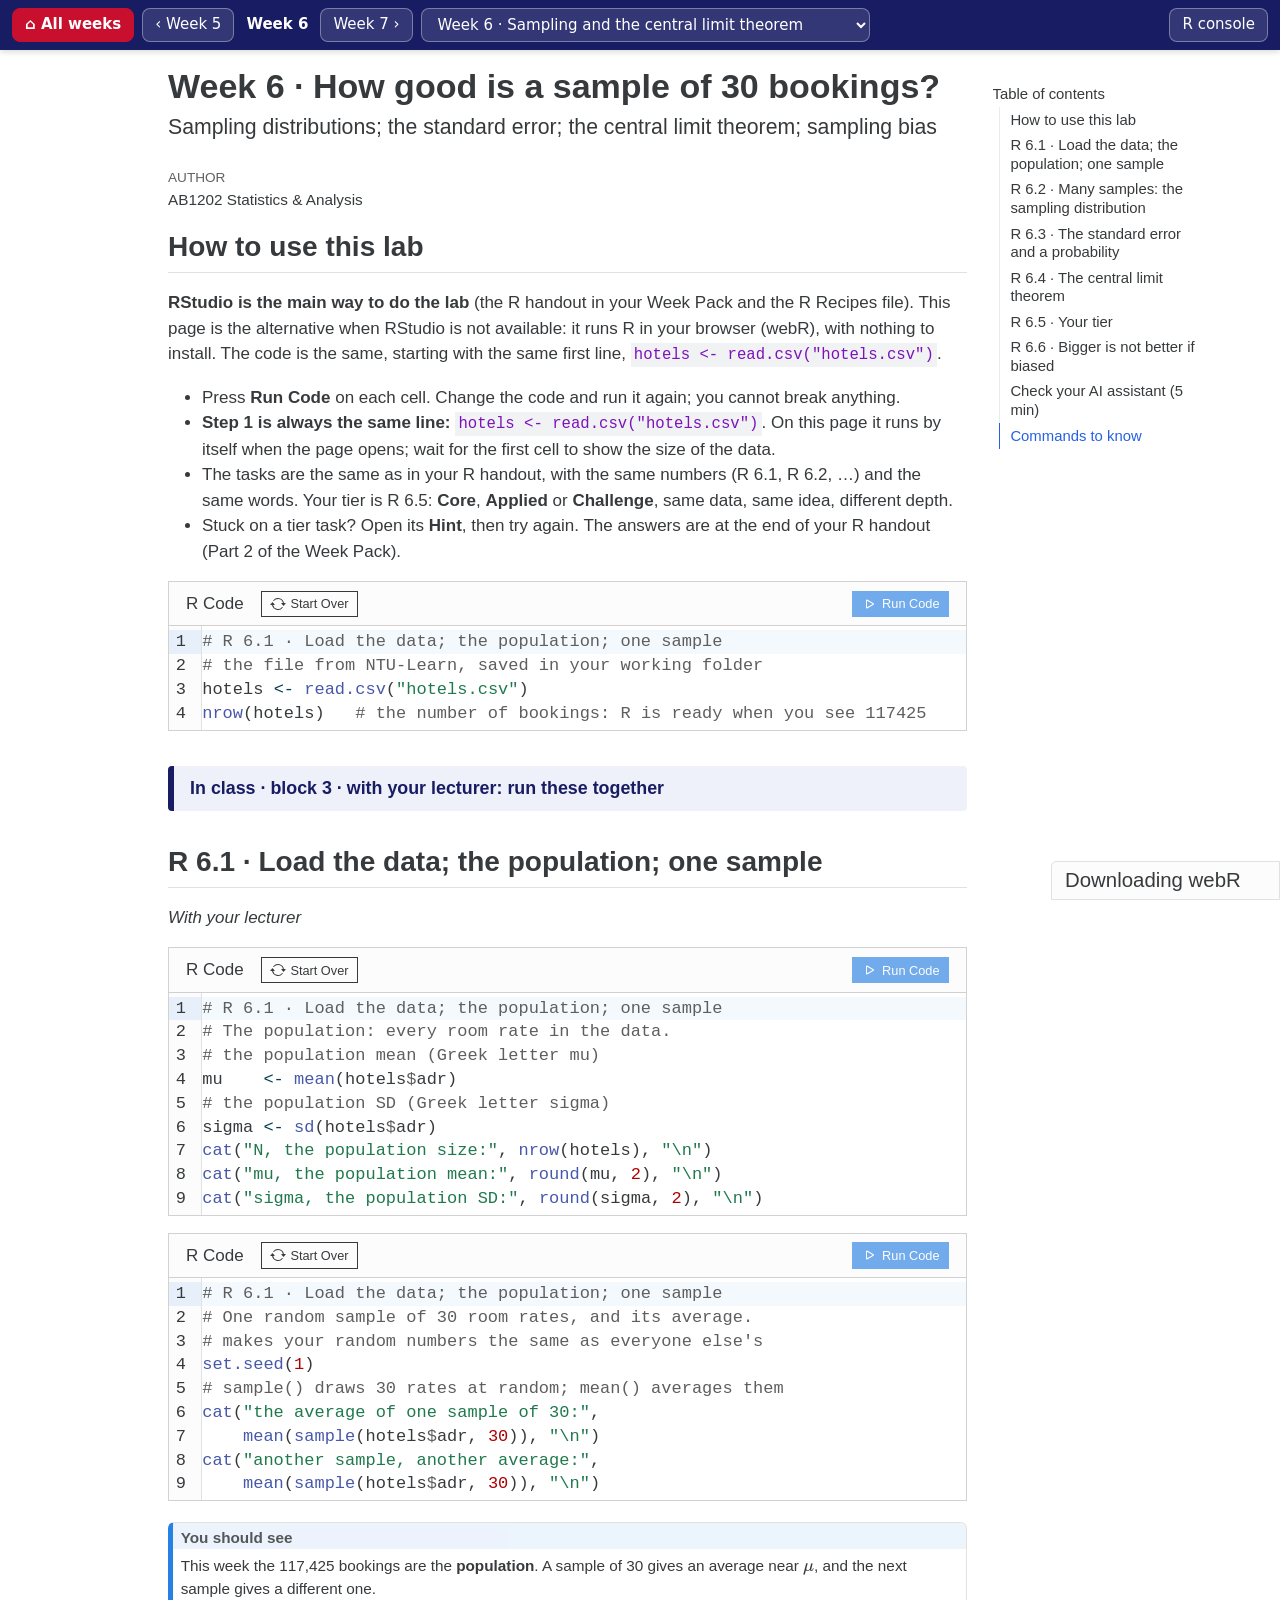
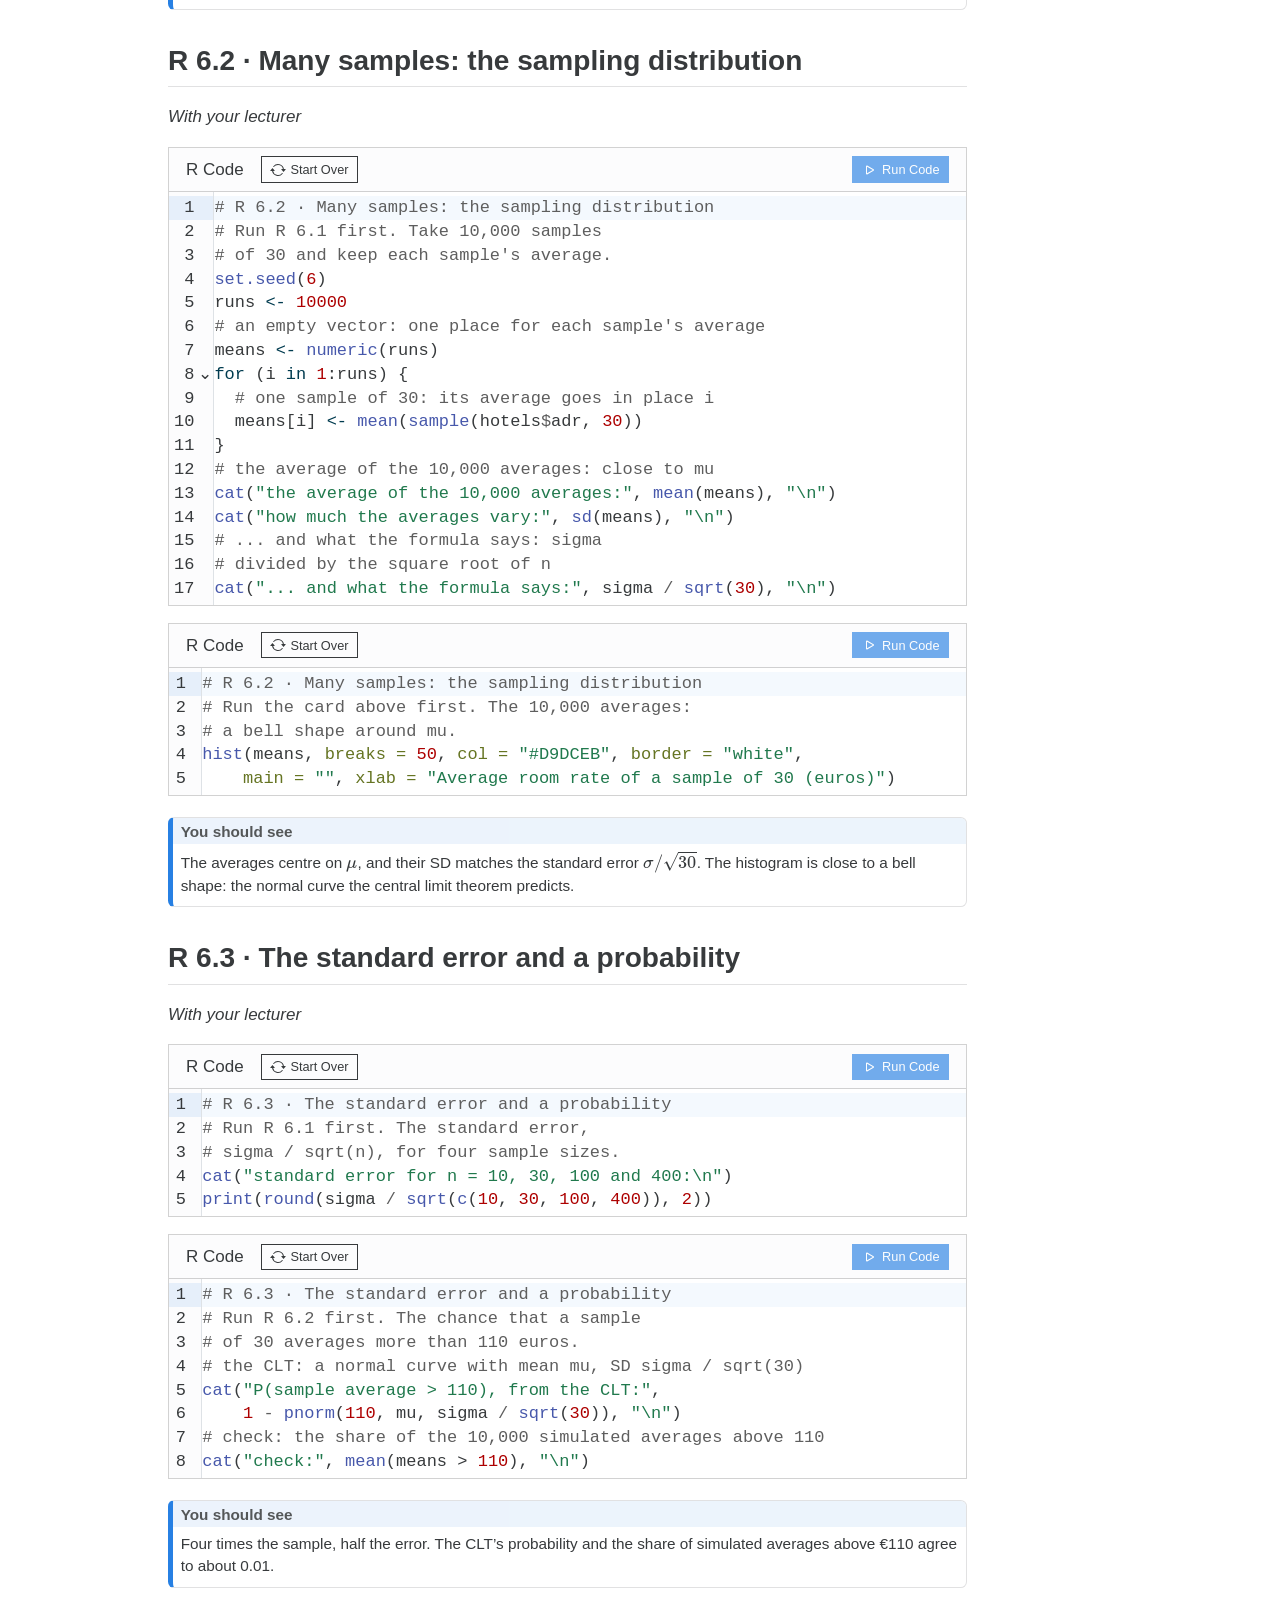
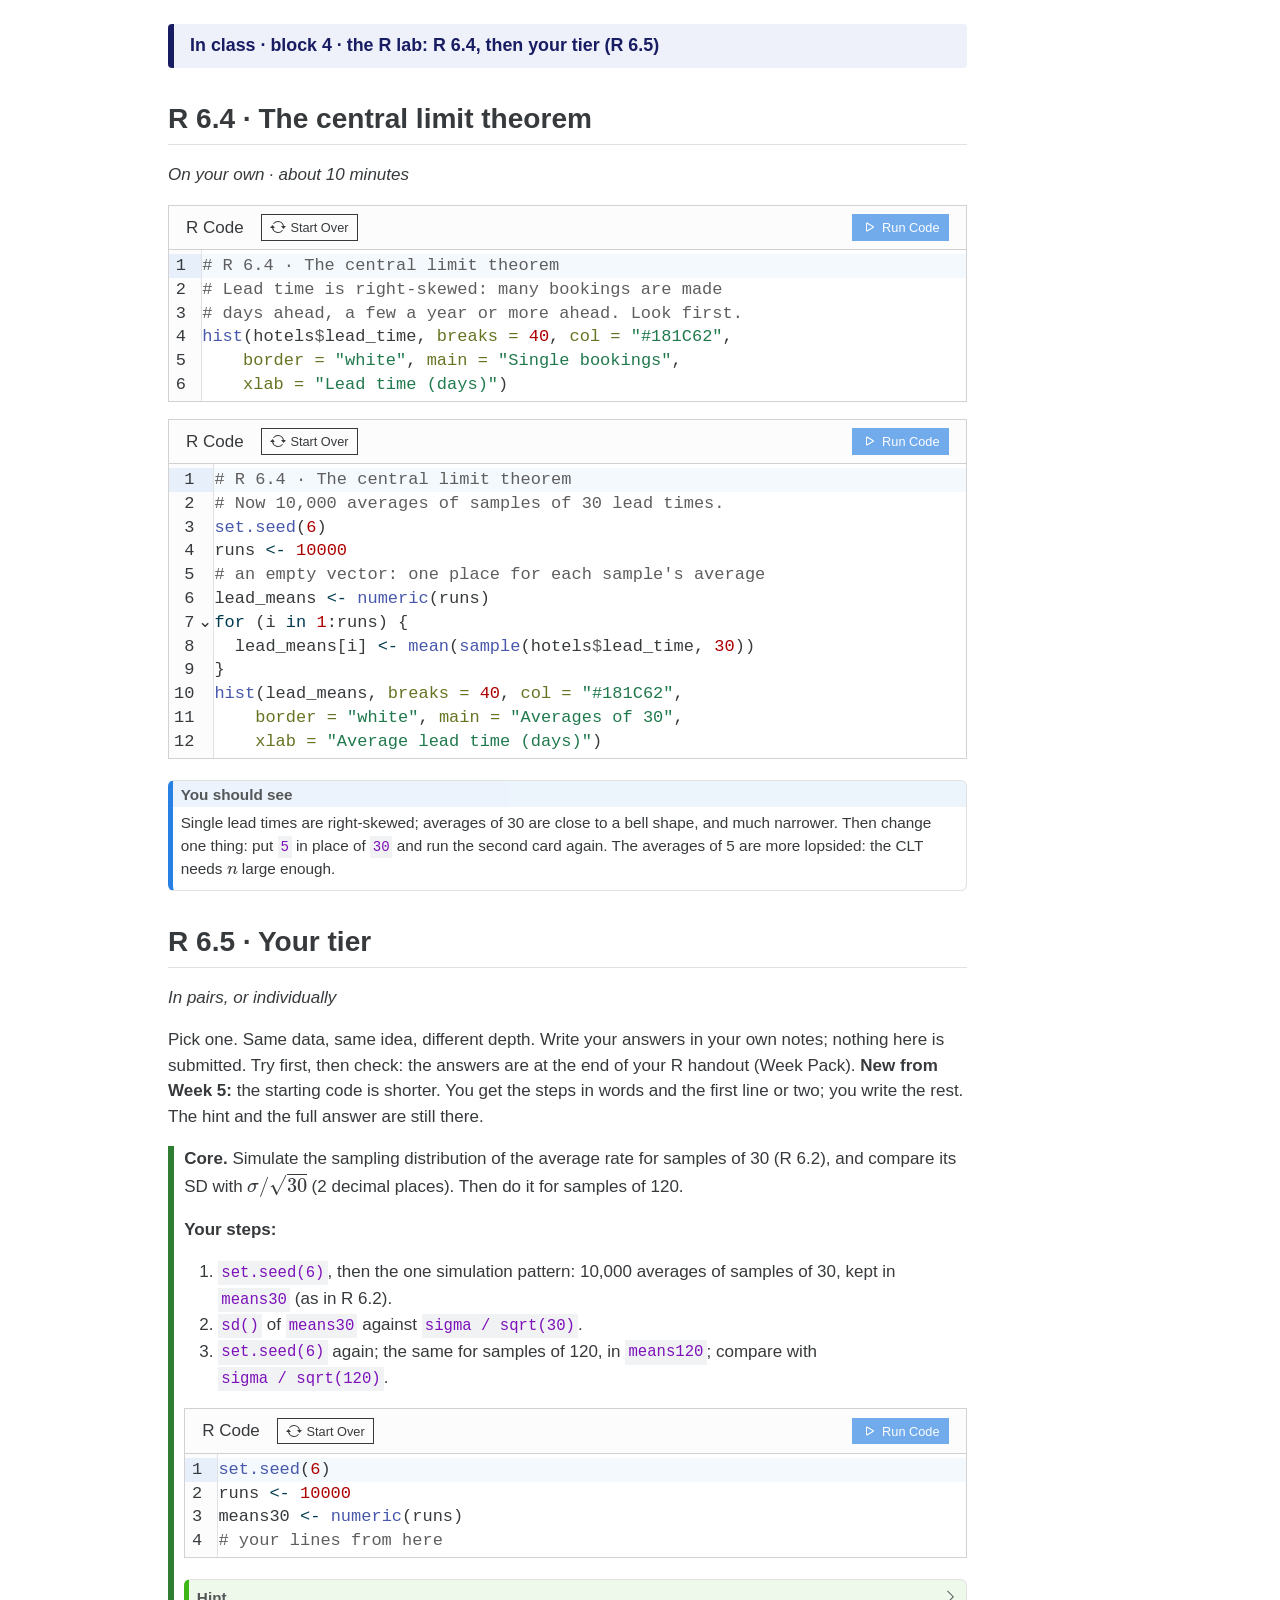
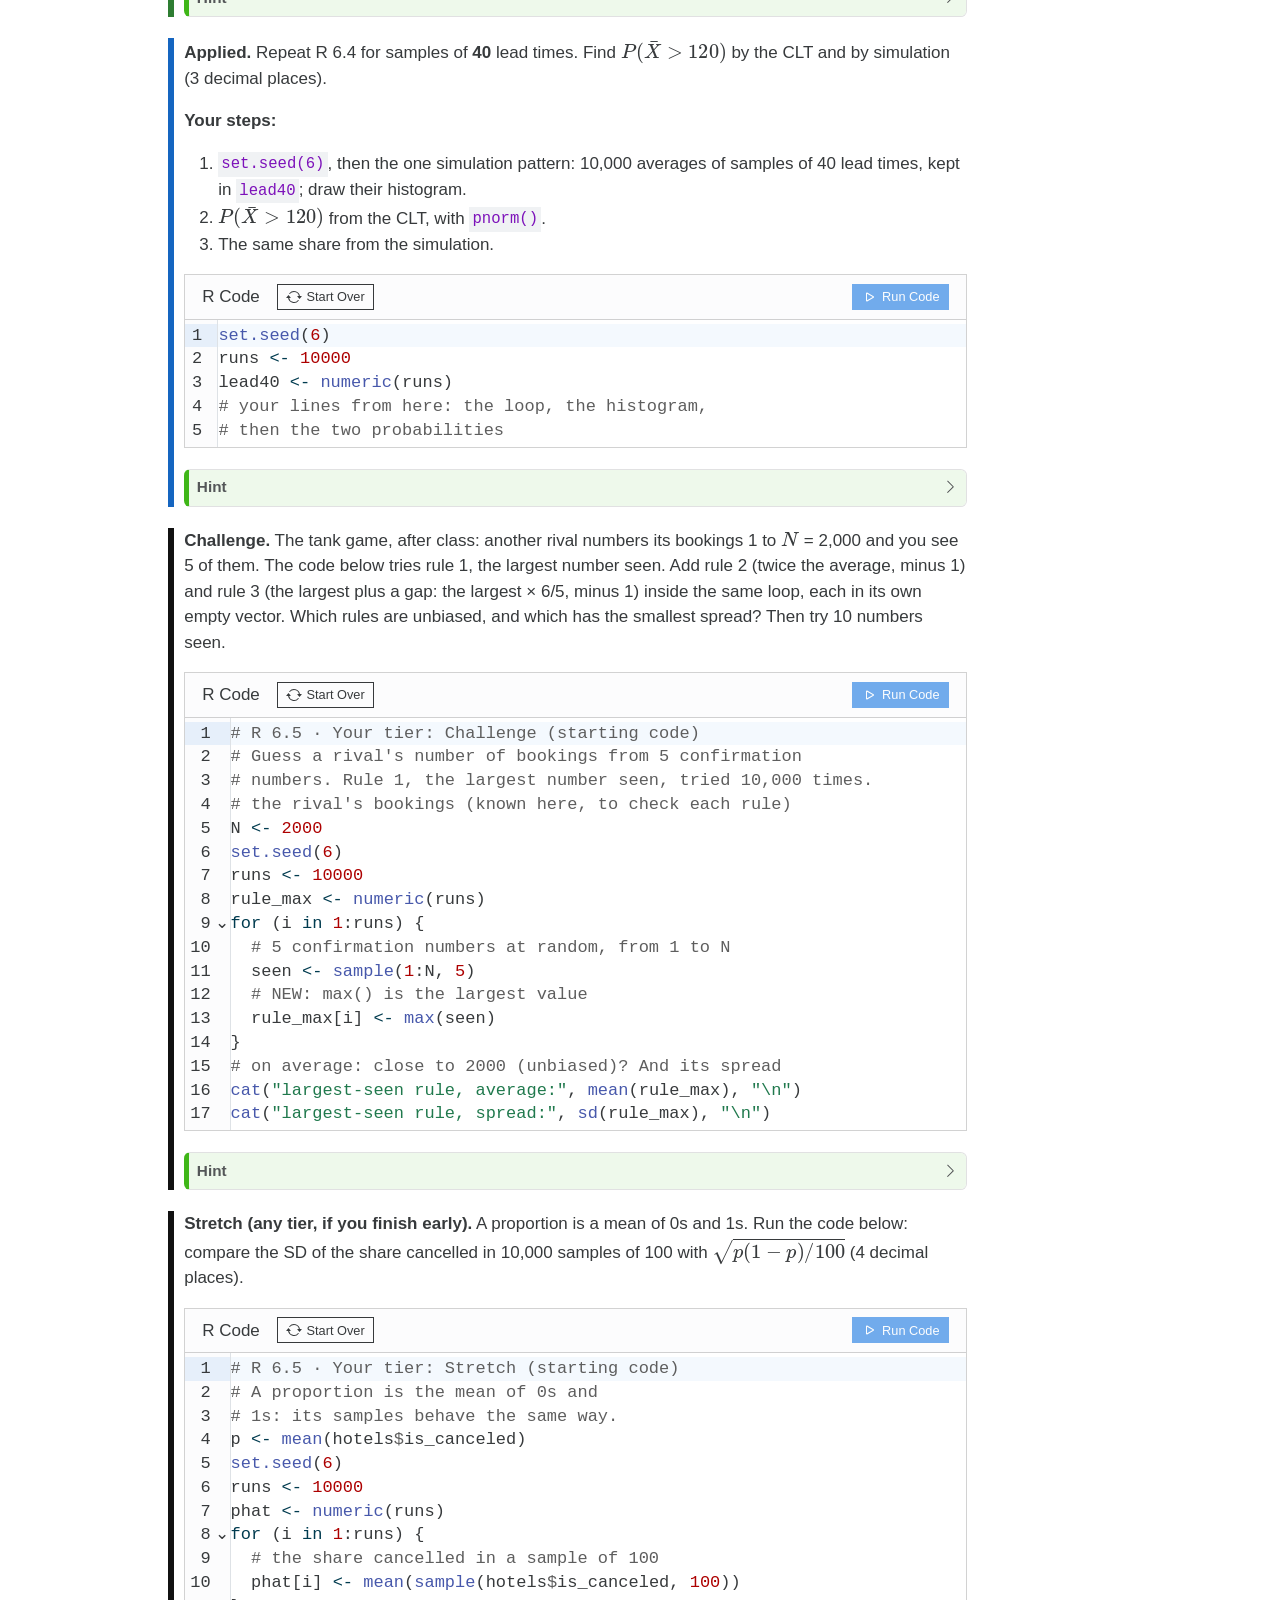
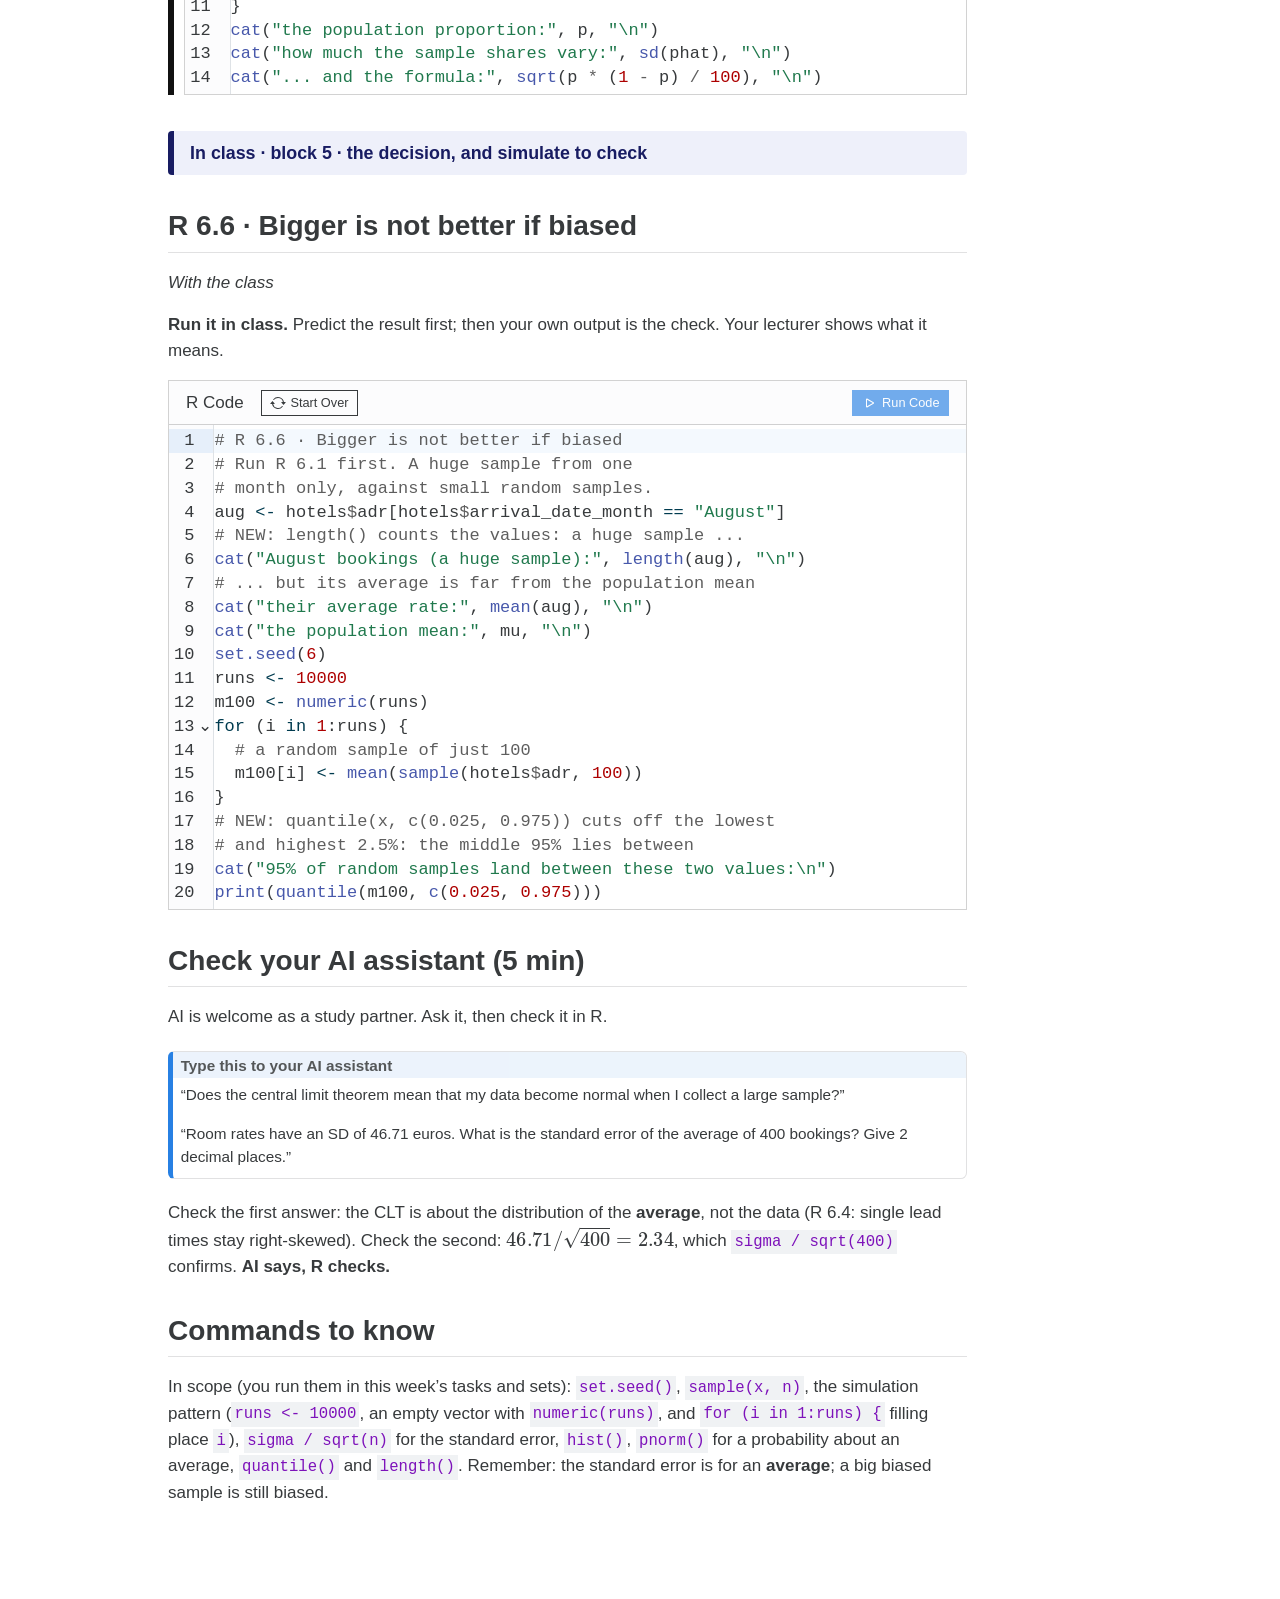
<file: w06/w06.html>
<!DOCTYPE html>
<html xmlns="http://www.w3.org/1999/xhtml" lang="en-GB" xml:lang="en-GB"><head>

<meta charset="utf-8">
<meta name="generator" content="quarto-1.9.38">

<meta name="viewport" content="width=device-width, initial-scale=1.0, user-scalable=yes">

<meta name="author" content="AB1202 Statistics &amp; Analysis">

<title>Week 6 · How good is a sample of 30 bookings?</title>
<style>
/* Default styles provided by pandoc.
** See https://pandoc.org/MANUAL.html#variables-for-html for config info.
*/
code{white-space: pre-wrap;}
span.smallcaps{font-variant: small-caps;}
div.columns{display: flex; gap: min(4vw, 1.5em);}
div.column{flex: auto; overflow-x: auto;}
div.hanging-indent{margin-left: 1.5em; text-indent: -1.5em;}
ul.task-list{list-style: none;}
ul.task-list li input[type="checkbox"] {
  width: 0.8em;
  margin: 0 0.8em 0.2em -1em; /* quarto-specific, see https://github.com/quarto-dev/quarto-cli/issues/4556 */ 
  vertical-align: middle;
}
</style>


<script src="w06_files/libs/clipboard/clipboard.min.js"></script>
<script src="w06_files/libs/quarto-html/quarto.js" type="module"></script>
<script src="w06_files/libs/quarto-html/tabsets/tabsets.js" type="module"></script>
<script src="w06_files/libs/quarto-html/popper.min.js"></script>
<script src="w06_files/libs/quarto-html/tippy.umd.min.js"></script>
<script src="w06_files/libs/quarto-html/anchor.min.js"></script>
<link href="w06_files/libs/quarto-html/tippy.css" rel="stylesheet">
<link href="w06_files/libs/quarto-html/quarto-syntax-highlighting-15634bcf2e68342d4ad2dfa704d543f6.css" rel="stylesheet" id="quarto-text-highlighting-styles">
<script src="w06_files/libs/bootstrap/bootstrap.min.js"></script>
<link href="w06_files/libs/bootstrap/bootstrap-icons.css" rel="stylesheet">
<link href="w06_files/libs/bootstrap/bootstrap-99759f1773580fd6d177836f859495f2.min.css" rel="stylesheet" append-hash="true" id="quarto-bootstrap" data-mode="light">
<script src="w06_files/libs/quarto-contrib/live-runtime/live-runtime.js" type="module"></script>
<link href="w06_files/libs/quarto-contrib/live-runtime/live-runtime.css" rel="stylesheet">
<style>
.tier-core { border-left: 6px solid #2e7d32; padding-left: .6em; }
.tier-applied { border-left: 6px solid #1565c0; padding-left: .6em; }
.tier-challenge { border-left: 6px solid #111; padding-left: .6em; }
.block-tag { font-size: .8em; color: #666; text-transform: uppercase; letter-spacing: .06em; }
.big-number { font-size: 1.6em; font-weight: 700; color: #C8102E; }
.quarto-title-meta { display: none; }   /* no stray "AUTHOR" label under the title (review, 23 Nov 2026) */
/* type sizes, as notes.css */
div.sourceCode pre code, pre code, .cell-output pre code { font-size: 13.5px; line-height: 1.45; }
p code, li code, td code { font-size: .92em; }
/* R Lab cells: a long line wraps (indented) instead of needing a sideways scroll (Sam, 25 Nov 2026) */
.cm-editor .cm-content { white-space: pre-wrap !important; word-break: break-word; overflow-wrap: anywhere; flex-shrink: 1 !important; min-width: 0 !important; width: auto !important; }
.cm-editor .cm-line { padding-left: 1.2em !important; text-indent: -1.2em; }
.cm-editor .cm-scroller { overflow-x: hidden !important; }
.phase { margin: 2em 0 .5em; padding: .55em .9em; border-left: 6px solid #181C62; background: #EEF0FA; color: #181C62; font-weight: 700; font-size: 1.05em; line-height: 1.4; border-radius: 4px; }   /* Sam, 26 Nov 2026: larger, sentence case, navy on a pale tint (contrast about 13:1); the words carry the meaning, not the colour */
.phase p { margin: 0; }
</style>
<script type="module" src="w06_files/libs/quarto-ojs/quarto-ojs-runtime.js"></script>
<link href="w06_files/libs/quarto-ojs/quarto-ojs.css" rel="stylesheet">

  <script defer="" src="../mathjax/tex-chtml-full.js" type="text/javascript"></script>

<script type="text/javascript">
const typesetMath = (el) => {
  if (window.MathJax) {
    // MathJax Typeset
    window.MathJax.typeset([el]);
  } else if (window.katex) {
    // KaTeX Render
    var mathElements = el.getElementsByClassName("math");
    var macros = [];
    for (var i = 0; i < mathElements.length; i++) {
      var texText = mathElements[i].firstChild;
      if (mathElements[i].tagName == "SPAN" && texText && texText.data) {
        window.katex.render(texText.data, mathElements[i], {
          displayMode: mathElements[i].classList.contains('display'),
          throwOnError: false,
          macros: macros,
          fleqn: false
        });
      }
    }
  }
}
window.Quarto = {
  typesetMath
};
</script>

<style id="rlab-nav-style">
html{scroll-padding-top:64px}
.rlab-nav{position:sticky;top:0;z-index:2000;background:#181C62;color:#fff;display:flex;gap:8px;align-items:center;flex-wrap:wrap;
  padding:8px 12px;font:15px/1.3 system-ui,-apple-system,"Segoe UI",Arial,sans-serif;box-shadow:0 2px 6px rgba(0,0,0,.15)}
.rlab-nav a,.rlab-nav select{color:#fff;background:rgba(255,255,255,.12);border:1px solid rgba(255,255,255,.35);border-radius:8px;
  padding:6px 12px;text-decoration:none;font:inherit}
.rlab-nav a:hover,.rlab-nav a:focus{background:rgba(255,255,255,.25);outline:none}
.rlab-nav a.home{background:#C8102E;border-color:#C8102E;font-weight:600}
.rlab-nav .here{font-weight:600;padding:0 4px}
.rlab-nav .sp{flex:1}
.rlab-nav select{max-width:100%;min-width:0;flex:0 1 auto}
.rlab-nav select option{color:#1d1d1f}
.rlab-nav a.off{opacity:.35;pointer-events:none}
#quarto-margin-sidebar,.sidebar.margin-sidebar{top:64px !important}
@media (max-width:700px){.rlab-nav .label{display:none}.rlab-nav .sp{display:none}.rlab-nav select{order:10;flex:1 1 100%;width:100%}
  .rlab-nav{gap:6px;padding:6px 8px}.rlab-nav a,.rlab-nav select{padding:5px 10px}}
</style></head>

<body class="quarto-light"><nav class="rlab-nav" aria-label="AB1202 R Lab"><a class="home" href="../index.html">⌂ All weeks</a><a href="../w05/w05.html" title="Week 5">‹ <span class="label">Week 5</span></a><span class="here">Week 6</span><a href="../w07/w07.html" title="Week 7"><span class="label">Week 7</span> ›</a><select aria-label="Go to a week" onchange="location.href=this.value"><option value="../w01/w01.html">Week 1 · Describing data and probability basics</option><option value="../w02/w02.html">Week 2 · Conditional probability and Bayes' rule</option><option value="../w03/w03.html">Week 3 · Random variables and distributions</option><option value="../w04/w04.html">Week 4 · Expected values</option><option value="../w05/w05.html">Week 5 · Bivariate distributions and correlation</option><option value="../w06/w06.html" selected>Week 6 · Sampling and the central limit theorem</option><option value="../w07/w07.html">Week 7 · Confidence intervals and sample size</option><option value="../w08/w08.html">Week 8 · Hypothesis testing and error probabilities</option><option value="../w09/w09.html">Week 9 · Testing in practice and practical significance</option><option value="../w10/w10.html">Week 10 · Regression analysis I</option><option value="../w11/w11.html">Week 11 · Regression analysis II and causation</option><option value="../w12/w12.html">Week 12 · Simulation analysis</option></select><span class="sp"></span><a href="../console/index.html">R console</a></nav>

<div id="quarto-content" class="page-columns page-rows-contents page-layout-article">
<div id="quarto-margin-sidebar" class="sidebar margin-sidebar">
  <nav id="TOC" role="doc-toc" class="toc-active">
    <h2 id="toc-title">Table of contents</h2>
   
  <ul class="collapse">
  <li><a href="#how-to-use-this-lab" id="toc-how-to-use-this-lab" class="nav-link active" data-scroll-target="#how-to-use-this-lab">How to use this lab</a></li>
  <li><a href="#r-6.1-load-the-data-the-population-one-sample-1" id="toc-r-6.1-load-the-data-the-population-one-sample-1" class="nav-link" data-scroll-target="#r-6.1-load-the-data-the-population-one-sample-1">R 6.1 · Load the data; the population; one sample</a></li>
  <li><a href="#r-6.2-many-samples-the-sampling-distribution-1" id="toc-r-6.2-many-samples-the-sampling-distribution-1" class="nav-link" data-scroll-target="#r-6.2-many-samples-the-sampling-distribution-1">R 6.2 · Many samples: the sampling distribution</a></li>
  <li><a href="#r-6.3-the-standard-error-and-a-probability-1" id="toc-r-6.3-the-standard-error-and-a-probability-1" class="nav-link" data-scroll-target="#r-6.3-the-standard-error-and-a-probability-1">R 6.3 · The standard error and a probability</a></li>
  <li><a href="#r-6.4-the-central-limit-theorem" id="toc-r-6.4-the-central-limit-theorem" class="nav-link" data-scroll-target="#r-6.4-the-central-limit-theorem">R 6.4 · The central limit theorem</a></li>
  <li><a href="#r-6.5-your-tier-1" id="toc-r-6.5-your-tier-1" class="nav-link" data-scroll-target="#r-6.5-your-tier-1">R 6.5 · Your tier</a></li>
  <li><a href="#r-6.6-bigger-is-not-better-if-biased-1" id="toc-r-6.6-bigger-is-not-better-if-biased-1" class="nav-link" data-scroll-target="#r-6.6-bigger-is-not-better-if-biased-1">R 6.6 · Bigger is not better if biased</a></li>
  <li><a href="#check-your-ai-assistant-5-min" id="toc-check-your-ai-assistant-5-min" class="nav-link" data-scroll-target="#check-your-ai-assistant-5-min">Check your AI assistant (5 min)</a></li>
  <li><a href="#commands-to-know" id="toc-commands-to-know" class="nav-link" data-scroll-target="#commands-to-know">Commands to know</a></li>
  </ul>
</nav>
</div>
<main class="content" id="quarto-document-content">

<header id="title-block-header" class="quarto-title-block default">
<div class="quarto-title">
<h1 class="title">Week 6 · How good is a sample of 30 bookings?</h1>
<p class="subtitle lead">Sampling distributions; the standard error; the central limit theorem; sampling bias</p>
</div>



<div class="quarto-title-meta">

    <div>
    <div class="quarto-title-meta-heading">Author</div>
    <div class="quarto-title-meta-contents">
             <p>AB1202 Statistics &amp; Analysis </p>
          </div>
  </div>
    
  
    
  </div>
  


</header>


<section id="how-to-use-this-lab" class="level2">
<h2 class="anchored" data-anchor-id="how-to-use-this-lab">How to use this lab</h2>
<p><strong>RStudio is the main way to do the lab</strong> (the R handout in your Week Pack and the R Recipes file). This page is the alternative when RStudio is not available: it runs R in your browser (webR), with nothing to install. The code is the same, starting with the same first line, <code>hotels &lt;- read.csv("hotels.csv")</code>.</p>
<ul>
<li>Press <strong>Run Code</strong> on each cell. Change the code and run it again; you cannot break anything.</li>
<li><strong>Step 1 is always the same line:</strong> <code>hotels &lt;- read.csv("hotels.csv")</code>. On this page it runs by itself when the page opens; wait for the first cell to show the size of the data.</li>
<li>The tasks are the same as in your R handout, with the same numbers (R 6.1, R 6.2, …) and the same words. Your tier is R 6.5: <strong>Core</strong>, <strong>Applied</strong> or <strong>Challenge</strong>, same data, same idea, different depth.</li>
<li>Stuck on a tier task? Open its <strong>Hint</strong>, then try again. The answers are at the end of your R handout (Part 2 of the Week Pack).</li>
</ul>
<div>
<div id="webr-1" class="exercise-cell">

</div>
<script type="webr-1-contents">
[base64]
</script>
</div>
<div>
<div id="webr-2" class="exercise-cell">

</div>
<script type="webr-2-contents">
[base64]
</script>
</div>
<div class="phase">
<p>In class · block 3 · with your lecturer: run these together</p>
</div>
</section>
<section id="r-6.1-load-the-data-the-population-one-sample-1" class="level2">
<h2 class="anchored" data-anchor-id="r-6.1-load-the-data-the-population-one-sample-1">R 6.1 · Load the data; the population; one sample</h2>
<p><em>With your lecturer</em></p>
<div>
<div id="webr-3" class="exercise-cell">

</div>
<script type="webr-3-contents">
[base64]
</script>
</div>
<div>
<div id="webr-4" class="exercise-cell">

</div>
<script type="webr-4-contents">
[base64]
</script>
</div>
<div class="callout callout-style-default callout-note no-icon callout-titled" title="You should see">
<div class="callout-header d-flex align-content-center">
<div class="callout-icon-container">
<i class="callout-icon no-icon"></i>
</div>
<div class="callout-title-container flex-fill">
<span class="screen-reader-only">Note</span>You should see
</div>
</div>
<div class="callout-body-container callout-body">
<p>This week the 117,425 bookings are the <strong>population</strong>. A sample of 30 gives an average near <span class="math inline">\(\mu\)</span>, and the next sample gives a different one.</p>
</div>
</div>
</section>
<section id="r-6.2-many-samples-the-sampling-distribution-1" class="level2">
<h2 class="anchored" data-anchor-id="r-6.2-many-samples-the-sampling-distribution-1">R 6.2 · Many samples: the sampling distribution</h2>
<p><em>With your lecturer</em></p>
<div>
<div id="webr-5" class="exercise-cell">

</div>
<script type="webr-5-contents">
[base64]
</script>
</div>
<div>
<div id="webr-6" class="exercise-cell">

</div>
<script type="webr-6-contents">
[base64]
</script>
</div>
<div class="callout callout-style-default callout-note no-icon callout-titled" title="You should see">
<div class="callout-header d-flex align-content-center">
<div class="callout-icon-container">
<i class="callout-icon no-icon"></i>
</div>
<div class="callout-title-container flex-fill">
<span class="screen-reader-only">Note</span>You should see
</div>
</div>
<div class="callout-body-container callout-body">
<p>The averages centre on <span class="math inline">\(\mu\)</span>, and their SD matches the standard error <span class="math inline">\(\sigma/\sqrt{30}\)</span>. The histogram is close to a bell shape: the normal curve the central limit theorem predicts.</p>
</div>
</div>
</section>
<section id="r-6.3-the-standard-error-and-a-probability-1" class="level2">
<h2 class="anchored" data-anchor-id="r-6.3-the-standard-error-and-a-probability-1">R 6.3 · The standard error and a probability</h2>
<p><em>With your lecturer</em></p>
<div>
<div id="webr-7" class="exercise-cell">

</div>
<script type="webr-7-contents">
[base64]
</script>
</div>
<div>
<div id="webr-8" class="exercise-cell">

</div>
<script type="webr-8-contents">
[base64]
</script>
</div>
<div class="callout callout-style-default callout-note no-icon callout-titled" title="You should see">
<div class="callout-header d-flex align-content-center">
<div class="callout-icon-container">
<i class="callout-icon no-icon"></i>
</div>
<div class="callout-title-container flex-fill">
<span class="screen-reader-only">Note</span>You should see
</div>
</div>
<div class="callout-body-container callout-body">
<p>Four times the sample, half the error. The CLT’s probability and the share of simulated averages above €110 agree to about 0.01.</p>
</div>
</div>
<div class="phase">
<p>In class · block 4 · the R lab: R 6.4, then your tier (R 6.5)</p>
</div>
</section>
<section id="r-6.4-the-central-limit-theorem" class="level2">
<h2 class="anchored" data-anchor-id="r-6.4-the-central-limit-theorem">R 6.4 · The central limit theorem</h2>
<p><em>On your own · about 10 minutes</em></p>
<div>
<div id="webr-9" class="exercise-cell">

</div>
<script type="webr-9-contents">
[base64]
</script>
</div>
<div>
<div id="webr-10" class="exercise-cell">

</div>
<script type="webr-10-contents">
[base64]
</script>
</div>
<div class="callout callout-style-default callout-note no-icon callout-titled" title="You should see">
<div class="callout-header d-flex align-content-center">
<div class="callout-icon-container">
<i class="callout-icon no-icon"></i>
</div>
<div class="callout-title-container flex-fill">
<span class="screen-reader-only">Note</span>You should see
</div>
</div>
<div class="callout-body-container callout-body">
<p>Single lead times are right-skewed; averages of 30 are close to a bell shape, and much narrower. Then change one thing: put <code>5</code> in place of <code>30</code> and run the second card again. The averages of 5 are more lopsided: the CLT needs <span class="math inline">\(n\)</span> large enough.</p>
</div>
</div>
</section>
<section id="r-6.5-your-tier-1" class="level2">
<h2 class="anchored" data-anchor-id="r-6.5-your-tier-1">R 6.5 · Your tier</h2>
<p><em>In pairs, or individually</em></p>
<p>Pick one. Same data, same idea, different depth. Write your answers in your own notes; nothing here is submitted. Try first, then check: the answers are at the end of your R handout (Week Pack). <strong>New from Week 5:</strong> the starting code is shorter. You get the steps in words and the first line or two; you write the rest. The hint and the full answer are still there.</p>
<div class="tier-core">
<p><strong>Core.</strong> Simulate the sampling distribution of the average rate for samples of 30 (R 6.2), and compare its SD with <span class="math inline">\(\sigma/\sqrt{30}\)</span> (2 decimal places). Then do it for samples of 120.</p>
<p><strong>Your steps:</strong></p>
<ol type="1">
<li><code>set.seed(6)</code>, then the one simulation pattern: 10,000 averages of samples of 30, kept in <code>means30</code> (as in R 6.2).</li>
<li><code>sd()</code> of <code>means30</code> against <code>sigma / sqrt(30)</code>.</li>
<li><code>set.seed(6)</code> again; the same for samples of 120, in <code>means120</code>; compare with <code>sigma / sqrt(120)</code>.</li>
</ol>
<div>
<div id="webr-11" class="exercise-cell">

</div>
<script type="webr-11-contents">
eyJhdHRyIjp7ImVkaXQiOnRydWUsImV2YWwiOnRydWV9LCJjb2RlIjoic2V0LnNlZWQoNilcbnJ1bnMgPC0gMTAwMDBcbm1lYW5zMzAgPC0gbnVtZXJpYyhydW5zKVxuIyB5b3VyIGxpbmVzIGZyb20gaGVyZSJ9
</script>
</div>
<div class="callout callout-style-default callout-tip no-icon callout-titled" title="Hint">
<div class="callout-header d-flex align-content-center collapsed" data-bs-toggle="collapse" data-bs-target=".callout-5-contents" aria-controls="callout-5" aria-expanded="false" aria-label="Toggle callout">
<div class="callout-icon-container">
<i class="callout-icon no-icon"></i>
</div>
<div class="callout-title-container flex-fill">
<span class="screen-reader-only">Tip</span>Hint
</div>
<div class="callout-btn-toggle d-inline-block border-0 py-1 ps-1 pe-0 float-end"><i class="callout-toggle"></i></div>
</div>
<div id="callout-5" class="callout-5-contents callout-collapse collapse">
<div class="callout-body-container callout-body">
<p>the second time, put <code>120</code> inside <code>sample()</code>, keep the averages in <code>means120</code>, and compare <code>sd(means120)</code> with <code>sigma / sqrt(120)</code>.</p>
</div>
</div>
</div>
</div>
<div class="tier-applied">
<p><strong>Applied.</strong> Repeat R 6.4 for samples of <strong>40</strong> lead times. Find <span class="math inline">\(P(\bar X &gt; 120)\)</span> by the CLT and by simulation (3 decimal places).</p>
<p><strong>Your steps:</strong></p>
<ol type="1">
<li><code>set.seed(6)</code>, then the one simulation pattern: 10,000 averages of samples of 40 lead times, kept in <code>lead40</code>; draw their histogram.</li>
<li><span class="math inline">\(P(\bar X &gt; 120)\)</span> from the CLT, with <code>pnorm()</code>.</li>
<li>The same share from the simulation.</li>
</ol>
<div>
<div id="webr-12" class="exercise-cell">

</div>
<script type="webr-12-contents">
[base64]
</script>
</div>
<div class="callout callout-style-default callout-tip no-icon callout-titled" title="Hint">
<div class="callout-header d-flex align-content-center collapsed" data-bs-toggle="collapse" data-bs-target=".callout-6-contents" aria-controls="callout-6" aria-expanded="false" aria-label="Toggle callout">
<div class="callout-icon-container">
<i class="callout-icon no-icon"></i>
</div>
<div class="callout-title-container flex-fill">
<span class="screen-reader-only">Tip</span>Hint
</div>
<div class="callout-btn-toggle d-inline-block border-0 py-1 ps-1 pe-0 float-end"><i class="callout-toggle"></i></div>
</div>
<div id="callout-6" class="callout-6-contents callout-collapse collapse">
<div class="callout-body-container callout-body">
<p>the CLT’s normal curve has mean <code>mean(hotels$lead_time)</code> and SD <code>sd(hotels$lead_time) / sqrt(40)</code>; the simulation’s answer is <code>mean(lead40 &gt; 120)</code>.</p>
</div>
</div>
</div>
</div>
<div class="tier-challenge">
<p><strong>Challenge.</strong> The tank game, after class: another rival numbers its bookings 1 to <span class="math inline">\(N\)</span> = 2,000 and you see 5 of them. The code below tries rule 1, the largest number seen. Add rule 2 (twice the average, minus 1) and rule 3 (the largest plus a gap: the largest × 6/5, minus 1) inside the same loop, each in its own empty vector. Which rules are unbiased, and which has the smallest spread? Then try 10 numbers seen.</p>
<div>
<div id="webr-13" class="exercise-cell">

</div>
<script type="webr-13-contents">
[base64]
</script>
</div>
<div class="callout callout-style-default callout-tip no-icon callout-titled" title="Hint">
<div class="callout-header d-flex align-content-center collapsed" data-bs-toggle="collapse" data-bs-target=".callout-7-contents" aria-controls="callout-7" aria-expanded="false" aria-label="Toggle callout">
<div class="callout-icon-container">
<i class="callout-icon no-icon"></i>
</div>
<div class="callout-title-container flex-fill">
<span class="screen-reader-only">Tip</span>Hint
</div>
<div class="callout-btn-toggle d-inline-block border-0 py-1 ps-1 pe-0 float-end"><i class="callout-toggle"></i></div>
</div>
<div id="callout-7" class="callout-7-contents callout-collapse collapse">
<div class="callout-body-container callout-body">
<p>make <code>rule_twice &lt;- numeric(runs)</code> and <code>rule_gap &lt;- numeric(runs)</code> before the loop, and fill <code>rule_twice[i]</code> and <code>rule_gap[i]</code> inside it. For 10 numbers, change <code>5</code> to <code>10</code> and <code>6 / 5</code> to <code>11 / 10</code>.</p>
</div>
</div>
</div>
</div>
<div class="tier-challenge">
<p><strong>Stretch (any tier, if you finish early).</strong> A proportion is a mean of 0s and 1s. Run the code below: compare the SD of the share cancelled in 10,000 samples of 100 with <span class="math inline">\(\sqrt{p(1 - p)/100}\)</span> (4 decimal places).</p>
<div>
<div id="webr-14" class="exercise-cell">

</div>
<script type="webr-14-contents">
[base64]
</script>
</div>
</div>
<div class="phase">
<p>In class · block 5 · the decision, and simulate to check</p>
</div>
</section>
<section id="r-6.6-bigger-is-not-better-if-biased-1" class="level2">
<h2 class="anchored" data-anchor-id="r-6.6-bigger-is-not-better-if-biased-1">R 6.6 · Bigger is not better if biased</h2>
<p><em>With the class</em></p>
<p><strong>Run it in class.</strong> Predict the result first; then your own output is the check. Your lecturer shows what it means.</p>
<div>
<div id="webr-15" class="exercise-cell">

</div>
<script type="webr-15-contents">
[base64]
</script>
</div>
</section>
<section id="check-your-ai-assistant-5-min" class="level2">
<h2 class="anchored" data-anchor-id="check-your-ai-assistant-5-min">Check your AI assistant (5 min)</h2>
<p>AI is welcome as a study partner. Ask it, then check it in R.</p>
<div class="callout callout-style-default callout-note no-icon callout-titled" title="Type this to your AI assistant">
<div class="callout-header d-flex align-content-center">
<div class="callout-icon-container">
<i class="callout-icon no-icon"></i>
</div>
<div class="callout-title-container flex-fill">
<span class="screen-reader-only">Note</span>Type this to your AI assistant
</div>
</div>
<div class="callout-body-container callout-body">
<p>“Does the central limit theorem mean that my data become normal when I collect a large sample?”</p>
<p>“Room rates have an SD of 46.71 euros. What is the standard error of the average of 400 bookings? Give 2 decimal places.”</p>
</div>
</div>
<p>Check the first answer: the CLT is about the distribution of the <strong>average</strong>, not the data (R 6.4: single lead times stay right-skewed). Check the second: <span class="math inline">\(46.71/\sqrt{400} = 2.34\)</span>, which <code>sigma / sqrt(400)</code> confirms. <strong>AI says, R checks.</strong></p>
</section>
<section id="commands-to-know" class="level2">
<h2 class="anchored" data-anchor-id="commands-to-know">Commands to know</h2>
<p>In scope (you run them in this week’s tasks and sets): <code>set.seed()</code>, <code>sample(x, n)</code>, the simulation pattern (<code>runs &lt;- 10000</code>, an empty vector with <code>numeric(runs)</code>, and <code>for (i in 1:runs) {</code> filling place <code>i</code>), <code>sigma / sqrt(n)</code> for the standard error, <code>hist()</code>, <code>pnorm()</code> for a probability about an average, <code>quantile()</code> and <code>length()</code>. Remember: the standard error is for an <strong>average</strong>; a big biased sample is still biased.</p>
<script type="webr-data">
eyJvcHRpb25zIjp7ImJhc2VVcmwiOiIuLi93ZWJyLyJ9LCJwYWNrYWdlcyI6eyJwa2dzIjpbImV2YWx1YXRlIiwia25pdHIiLCJodG1sdG9vbHMiXSwicmVwb3MiOlsiLi4vd2Vici1yZXBvIl19LCJyZW5kZXJfZGYiOiJkZWZhdWx0In0=
</script>
<script type="ojs-module-contents">
[base64]
</script>
<div id="exercise-loading-indicator" class="exercise-loading-indicator d-none d-flex align-items-center gap-2">
<div id="exercise-loading-status" class="d-flex gap-2">

</div>
<div class="spinner-grow spinner-grow-sm">

</div>
</div>
<script type="vfs-file">
WyJob3RlbHMuY3N2Lmd6Il0=
</script>
</section>

</main>
<!-- /main column -->
<script type="ojs-module-contents">
eyJjb250ZW50cyI6W119
</script>
<script type="module">
if (window.location.protocol === "file:") { alert("The OJS runtime does not work with file:// URLs. Please use a web server to view this document."); }
window._ojs.paths.runtimeToDoc = "../../..";
window._ojs.paths.runtimeToRoot = "../../../..";
window._ojs.paths.docToRoot = "..";
window._ojs.selfContained = false;
window._ojs.runtime.interpretFromScriptTags();
</script>
<script id="quarto-html-after-body" type="application/javascript">
  window.document.addEventListener("DOMContentLoaded", function (event) {
    const icon = "";
    const anchorJS = new window.AnchorJS();
    anchorJS.options = {
      placement: 'right',
      icon: icon
    };
    anchorJS.add('.anchored');
    const isCodeAnnotation = (el) => {
      for (const clz of el.classList) {
        if (clz.startsWith('code-annotation-')) {                     
          return true;
        }
      }
      return false;
    }
    const onCopySuccess = function(e) {
      // button target
      const button = e.trigger;
      // don't keep focus
      button.blur();
      // flash "checked"
      button.classList.add('code-copy-button-checked');
      var currentTitle = button.getAttribute("title");
      button.setAttribute("title", "Copied!");
      let tooltip;
      if (window.bootstrap) {
        button.setAttribute("data-bs-toggle", "tooltip");
        button.setAttribute("data-bs-placement", "left");
        button.setAttribute("data-bs-title", "Copied!");
        tooltip = new bootstrap.Tooltip(button, 
          { trigger: "manual", 
            customClass: "code-copy-button-tooltip",
            offset: [0, -8]});
        tooltip.show();    
      }
      setTimeout(function() {
        if (tooltip) {
          tooltip.hide();
          button.removeAttribute("data-bs-title");
          button.removeAttribute("data-bs-toggle");
          button.removeAttribute("data-bs-placement");
        }
        button.setAttribute("title", currentTitle);
        button.classList.remove('code-copy-button-checked');
      }, 1000);
      // clear code selection
      e.clearSelection();
    }
    const getTextToCopy = function(trigger) {
      const outerScaffold = trigger.parentElement.cloneNode(true);
      const codeEl = outerScaffold.querySelector('code');
      for (const childEl of codeEl.children) {
        if (isCodeAnnotation(childEl)) {
          childEl.remove();
        }
      }
      return codeEl.innerText;
    }
    const clipboard = new window.ClipboardJS('.code-copy-button:not([data-in-quarto-modal])', {
      text: getTextToCopy
    });
    clipboard.on('success', onCopySuccess);
    if (window.document.getElementById('quarto-embedded-source-code-modal')) {
      const clipboardModal = new window.ClipboardJS('.code-copy-button[data-in-quarto-modal]', {
        text: getTextToCopy,
        container: window.document.getElementById('quarto-embedded-source-code-modal')
      });
      clipboardModal.on('success', onCopySuccess);
    }
      var localhostRegex = new RegExp(/^(?:http|https):\/\/localhost\:?[0-9]*\//);
      var mailtoRegex = new RegExp(/^mailto:/);
        var filterRegex = new RegExp('/' + window.location.host + '/');
      var isInternal = (href) => {
          return filterRegex.test(href) || localhostRegex.test(href) || mailtoRegex.test(href);
      }
      // Inspect non-navigation links and adorn them if external
     var links = window.document.querySelectorAll('a[href]:not(.nav-link):not(.navbar-brand):not(.toc-action):not(.sidebar-link):not(.sidebar-item-toggle):not(.pagination-link):not(.no-external):not([aria-hidden]):not(.dropdown-item):not(.quarto-navigation-tool):not(.about-link)');
      for (var i=0; i<links.length; i++) {
        const link = links[i];
        if (!isInternal(link.href)) {
          // undo the damage that might have been done by quarto-nav.js in the case of
          // links that we want to consider external
          if (link.dataset.originalHref !== undefined) {
            link.href = link.dataset.originalHref;
          }
        }
      }
    function tippyHover(el, contentFn, onTriggerFn, onUntriggerFn) {
      const config = {
        allowHTML: true,
        maxWidth: 500,
        delay: 100,
        arrow: false,
        appendTo: function(el) {
            return el.parentElement;
        },
        interactive: true,
        interactiveBorder: 10,
        theme: 'quarto',
        placement: 'bottom-start',
      };
      if (contentFn) {
        config.content = contentFn;
      }
      if (onTriggerFn) {
        config.onTrigger = onTriggerFn;
      }
      if (onUntriggerFn) {
        config.onUntrigger = onUntriggerFn;
      }
      window.tippy(el, config); 
    }
    const noterefs = window.document.querySelectorAll('a[role="doc-noteref"]');
    for (var i=0; i<noterefs.length; i++) {
      const ref = noterefs[i];
      tippyHover(ref, function() {
        // use id or data attribute instead here
        let href = ref.getAttribute('data-footnote-href') || ref.getAttribute('href');
        try { href = new URL(href).hash; } catch {}
        const id = href.replace(/^#\/?/, "");
        const note = window.document.getElementById(id);
        if (note) {
          return note.innerHTML;
        } else {
          return "";
        }
      });
    }
    const xrefs = window.document.querySelectorAll('a.quarto-xref');
    const processXRef = (id, note) => {
      // Strip column container classes
      const stripColumnClz = (el) => {
        el.classList.remove("page-full", "page-columns");
        if (el.children) {
          for (const child of el.children) {
            stripColumnClz(child);
          }
        }
      }
      stripColumnClz(note)
      if (id === null || id.startsWith('sec-')) {
        // Special case sections, only their first couple elements
        const container = document.createElement("div");
        if (note.children && note.children.length > 2) {
          container.appendChild(note.children[0].cloneNode(true));
          for (let i = 1; i < note.children.length; i++) {
            const child = note.children[i];
            if (child.tagName === "P" && child.innerText === "") {
              continue;
            } else {
              container.appendChild(child.cloneNode(true));
              break;
            }
          }
          if (window.Quarto?.typesetMath) {
            window.Quarto.typesetMath(container);
          }
          return container.innerHTML
        } else {
          if (window.Quarto?.typesetMath) {
            window.Quarto.typesetMath(note);
          }
          return note.innerHTML;
        }
      } else {
        // Remove any anchor links if they are present
        const anchorLink = note.querySelector('a.anchorjs-link');
        if (anchorLink) {
          anchorLink.remove();
        }
        if (window.Quarto?.typesetMath) {
          window.Quarto.typesetMath(note);
        }
        if (note.classList.contains("callout")) {
          return note.outerHTML;
        } else {
          return note.innerHTML;
        }
      }
    }
    for (var i=0; i<xrefs.length; i++) {
      const xref = xrefs[i];
      tippyHover(xref, undefined, function(instance) {
        instance.disable();
        let url = xref.getAttribute('href');
        let hash = undefined; 
        if (url.startsWith('#')) {
          hash = url;
        } else {
          try { hash = new URL(url).hash; } catch {}
        }
        if (hash) {
          const id = hash.replace(/^#\/?/, "");
          const note = window.document.getElementById(id);
          if (note !== null) {
            try {
              const html = processXRef(id, note.cloneNode(true));
              instance.setContent(html);
            } finally {
              instance.enable();
              instance.show();
            }
          } else {
            // See if we can fetch this
            fetch(url.split('#')[0])
            .then(res => res.text())
            .then(html => {
              const parser = new DOMParser();
              const htmlDoc = parser.parseFromString(html, "text/html");
              const note = htmlDoc.getElementById(id);
              if (note !== null) {
                const html = processXRef(id, note);
                instance.setContent(html);
              } 
            }).finally(() => {
              instance.enable();
              instance.show();
            });
          }
        } else {
          // See if we can fetch a full url (with no hash to target)
          // This is a special case and we should probably do some content thinning / targeting
          fetch(url)
          .then(res => res.text())
          .then(html => {
            const parser = new DOMParser();
            const htmlDoc = parser.parseFromString(html, "text/html");
            const note = htmlDoc.querySelector('main.content');
            if (note !== null) {
              // This should only happen for chapter cross references
              // (since there is no id in the URL)
              // remove the first header
              if (note.children.length > 0 && note.children[0].tagName === "HEADER") {
                note.children[0].remove();
              }
              const html = processXRef(null, note);
              instance.setContent(html);
            } 
          }).finally(() => {
            instance.enable();
            instance.show();
          });
        }
      }, function(instance) {
      });
    }
        let selectedAnnoteEl;
        const selectorForAnnotation = ( cell, annotation) => {
          let cellAttr = 'data-code-cell="' + cell + '"';
          let lineAttr = 'data-code-annotation="' +  annotation + '"';
          const selector = 'span[' + cellAttr + '][' + lineAttr + ']';
          return selector;
        }
        const selectCodeLines = (annoteEl) => {
          const doc = window.document;
          const targetCell = annoteEl.getAttribute("data-target-cell");
          const targetAnnotation = annoteEl.getAttribute("data-target-annotation");
          const annoteSpan = window.document.querySelector(selectorForAnnotation(targetCell, targetAnnotation));
          const lines = annoteSpan.getAttribute("data-code-lines").split(",");
          const lineIds = lines.map((line) => {
            return targetCell + "-" + line;
          })
          let top = null;
          let height = null;
          let parent = null;
          if (lineIds.length > 0) {
              //compute the position of the single el (top and bottom and make a div)
              const el = window.document.getElementById(lineIds[0]);
              top = el.offsetTop;
              height = el.offsetHeight;
              parent = el.parentElement.parentElement;
            if (lineIds.length > 1) {
              const lastEl = window.document.getElementById(lineIds[lineIds.length - 1]);
              const bottom = lastEl.offsetTop + lastEl.offsetHeight;
              height = bottom - top;
            }
            if (top !== null && height !== null && parent !== null) {
              // cook up a div (if necessary) and position it 
              let div = window.document.getElementById("code-annotation-line-highlight");
              if (div === null) {
                div = window.document.createElement("div");
                div.setAttribute("id", "code-annotation-line-highlight");
                div.style.position = 'absolute';
                parent.appendChild(div);
              }
              div.style.top = top - 2 + "px";
              div.style.height = height + 4 + "px";
              div.style.left = 0;
              let gutterDiv = window.document.getElementById("code-annotation-line-highlight-gutter");
              if (gutterDiv === null) {
                gutterDiv = window.document.createElement("div");
                gutterDiv.setAttribute("id", "code-annotation-line-highlight-gutter");
                gutterDiv.style.position = 'absolute';
                const codeCell = window.document.getElementById(targetCell);
                const gutter = codeCell.querySelector('.code-annotation-gutter');
                gutter.appendChild(gutterDiv);
              }
              gutterDiv.style.top = top - 2 + "px";
              gutterDiv.style.height = height + 4 + "px";
            }
            selectedAnnoteEl = annoteEl;
          }
        };
        const unselectCodeLines = () => {
          const elementsIds = ["code-annotation-line-highlight", "code-annotation-line-highlight-gutter"];
          elementsIds.forEach((elId) => {
            const div = window.document.getElementById(elId);
            if (div) {
              div.remove();
            }
          });
          selectedAnnoteEl = undefined;
        };
          // Handle positioning of the toggle
      window.addEventListener(
        "resize",
        throttle(() => {
          elRect = undefined;
          if (selectedAnnoteEl) {
            selectCodeLines(selectedAnnoteEl);
          }
        }, 10)
      );
      function throttle(fn, ms) {
      let throttle = false;
      let timer;
        return (...args) => {
          if(!throttle) { // first call gets through
              fn.apply(this, args);
              throttle = true;
          } else { // all the others get throttled
              if(timer) clearTimeout(timer); // cancel #2
              timer = setTimeout(() => {
                fn.apply(this, args);
                timer = throttle = false;
              }, ms);
          }
        };
      }
        // Attach click handler to the DT
        const annoteDls = window.document.querySelectorAll('dt[data-target-cell]');
        for (const annoteDlNode of annoteDls) {
          annoteDlNode.addEventListener('click', (event) => {
            const clickedEl = event.target;
            if (clickedEl !== selectedAnnoteEl) {
              unselectCodeLines();
              const activeEl = window.document.querySelector('dt[data-target-cell].code-annotation-active');
              if (activeEl) {
                activeEl.classList.remove('code-annotation-active');
              }
              selectCodeLines(clickedEl);
              clickedEl.classList.add('code-annotation-active');
            } else {
              // Unselect the line
              unselectCodeLines();
              clickedEl.classList.remove('code-annotation-active');
            }
          });
        }
    const findCites = (el) => {
      const parentEl = el.parentElement;
      if (parentEl) {
        const cites = parentEl.dataset.cites;
        if (cites) {
          return {
            el,
            cites: cites.split(' ')
          };
        } else {
          return findCites(el.parentElement)
        }
      } else {
        return undefined;
      }
    };
    var bibliorefs = window.document.querySelectorAll('a[role="doc-biblioref"]');
    for (var i=0; i<bibliorefs.length; i++) {
      const ref = bibliorefs[i];
      const citeInfo = findCites(ref);
      if (citeInfo) {
        tippyHover(citeInfo.el, function() {
          var popup = window.document.createElement('div');
          citeInfo.cites.forEach(function(cite) {
            var citeDiv = window.document.createElement('div');
            citeDiv.classList.add('hanging-indent');
            citeDiv.classList.add('csl-entry');
            var biblioDiv = window.document.getElementById('ref-' + cite);
            if (biblioDiv) {
              citeDiv.innerHTML = biblioDiv.innerHTML;
            }
            popup.appendChild(citeDiv);
          });
          return popup.innerHTML;
        });
      }
    }
  });
  </script>
</div> <!-- /content -->




</body></html>
</file>
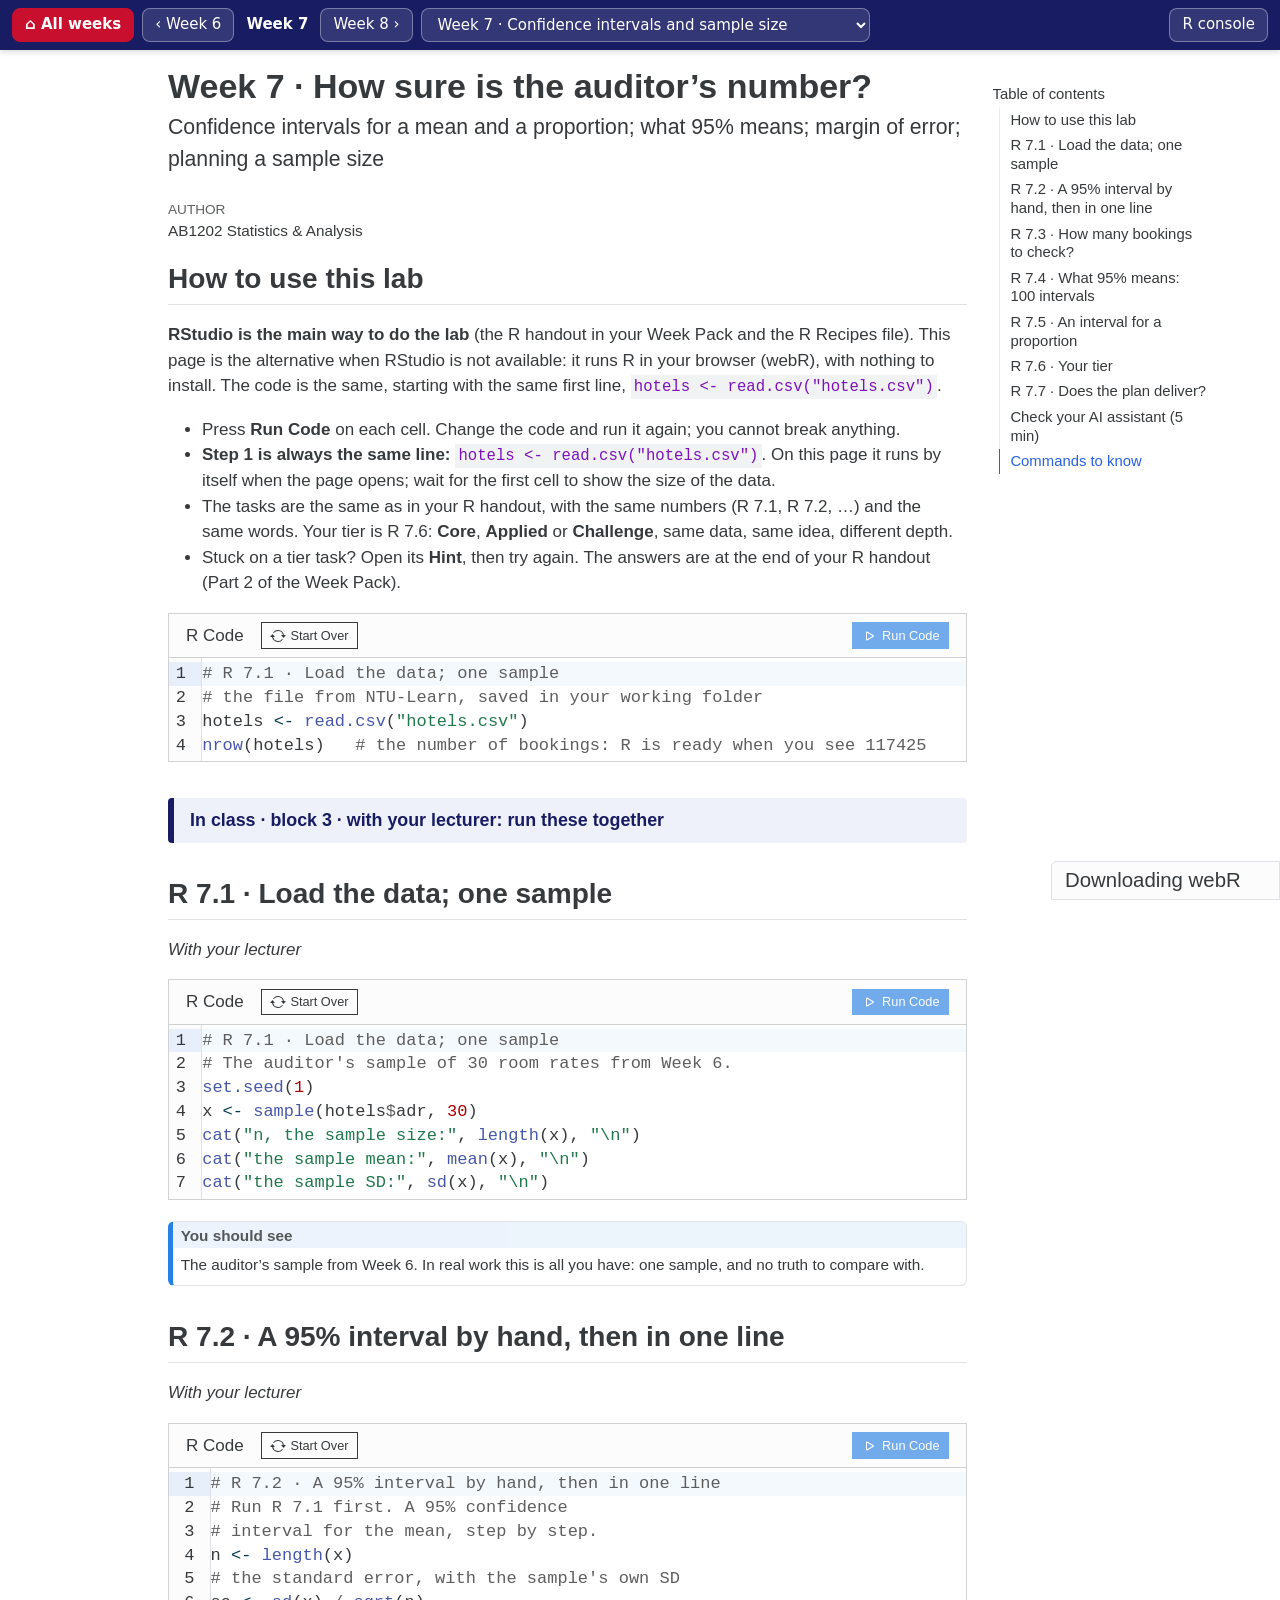
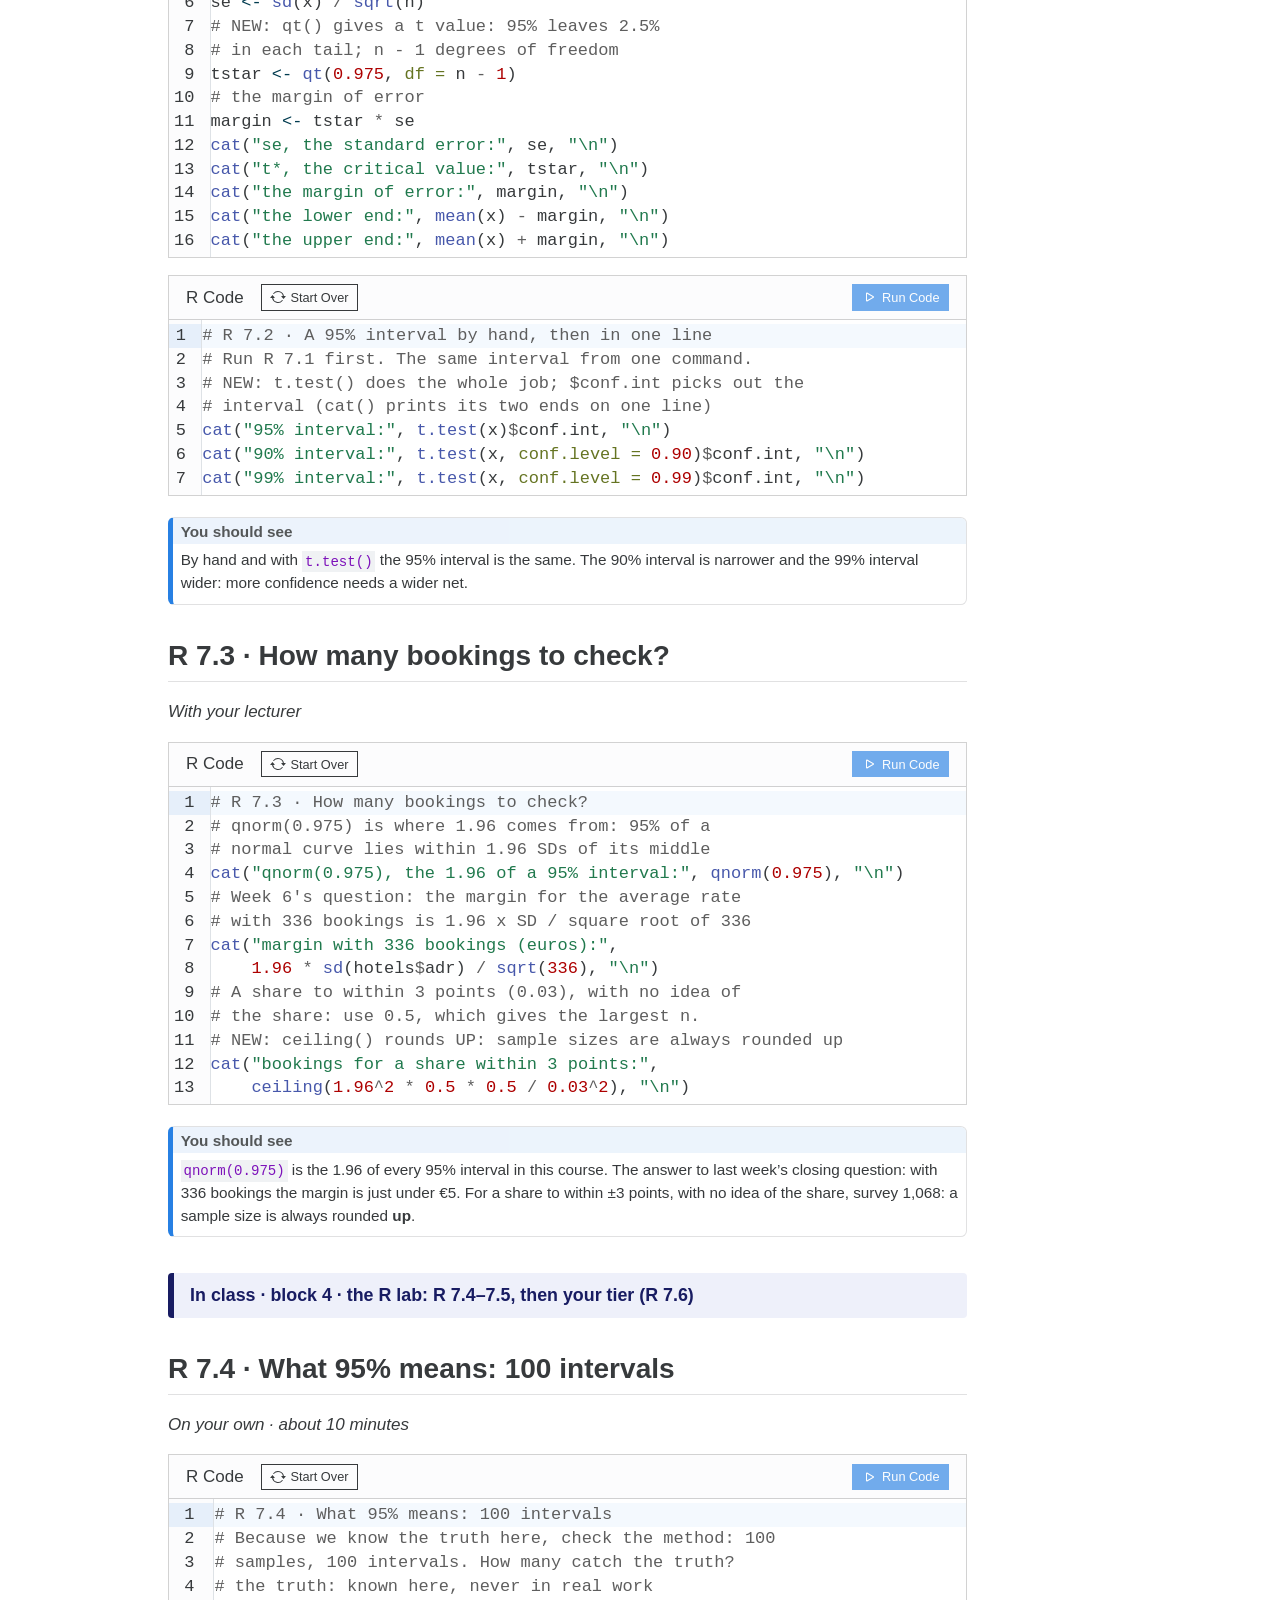
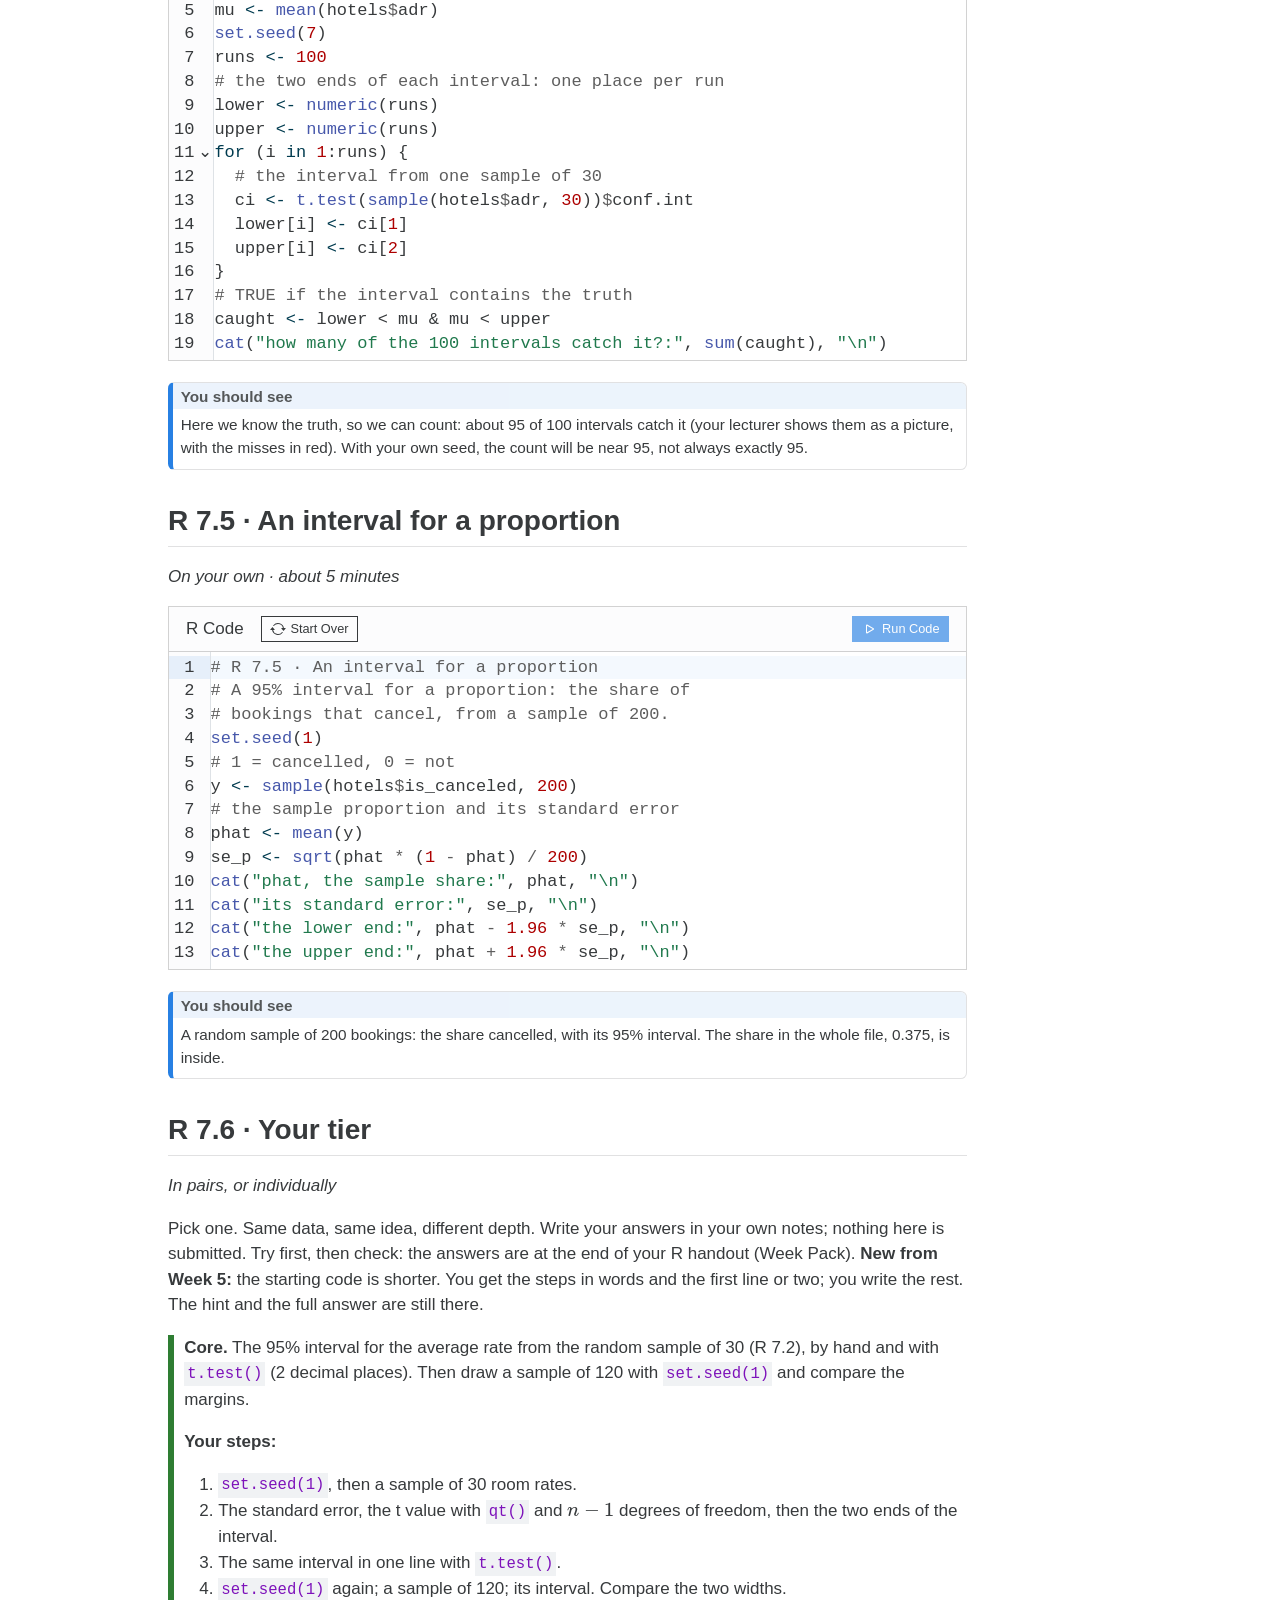
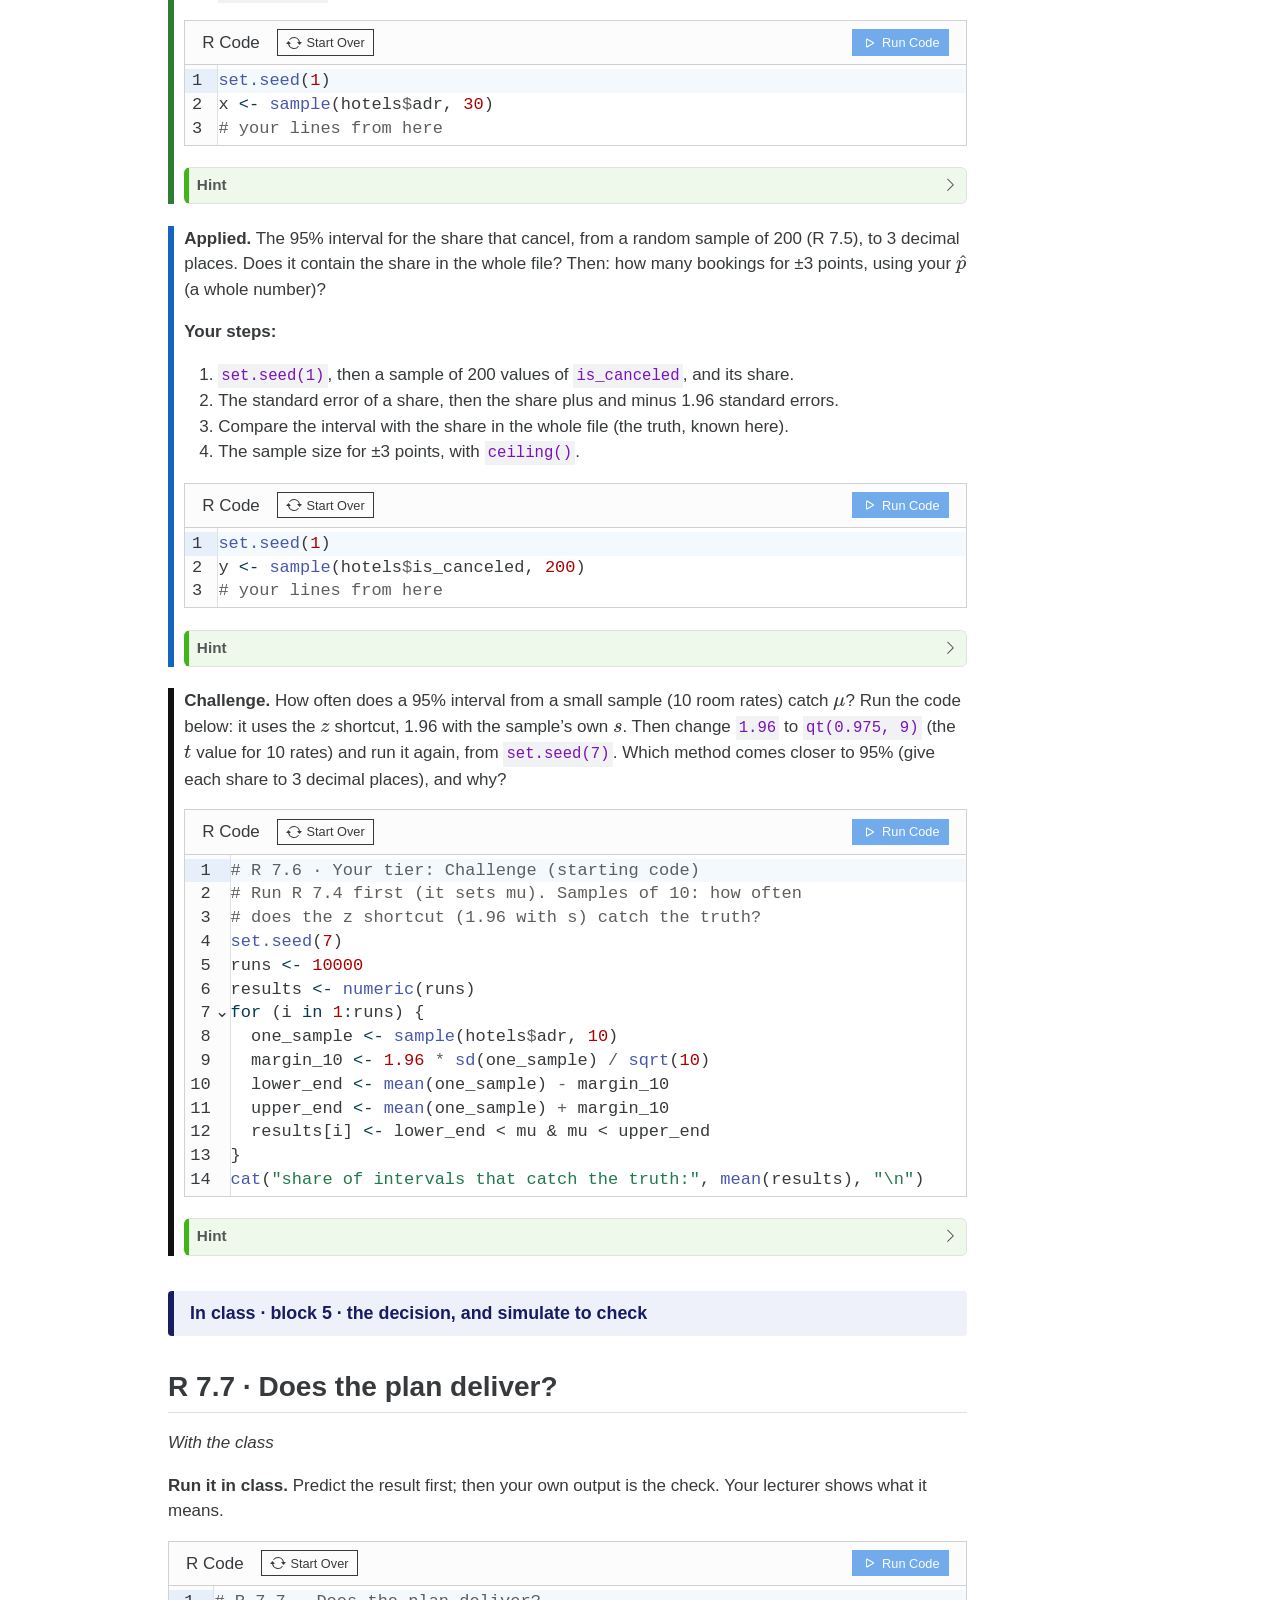
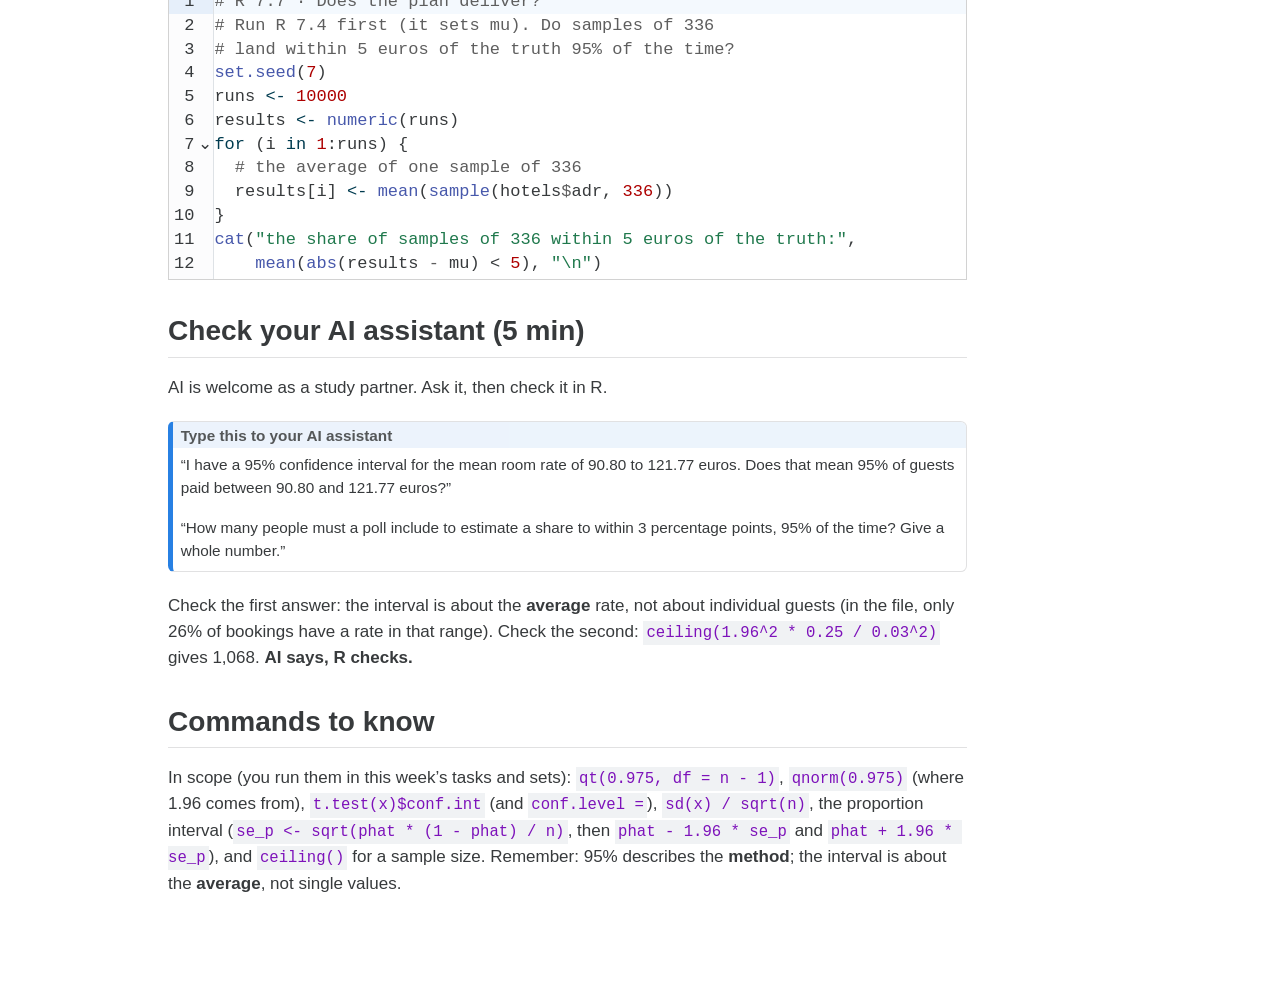
<file: w07/w07.html>
<!DOCTYPE html>
<html xmlns="http://www.w3.org/1999/xhtml" lang="en-GB" xml:lang="en-GB"><head>

<meta charset="utf-8">
<meta name="generator" content="quarto-1.9.38">

<meta name="viewport" content="width=device-width, initial-scale=1.0, user-scalable=yes">

<meta name="author" content="AB1202 Statistics &amp; Analysis">

<title>Week 7 · How sure is the auditor’s number?</title>
<style>
/* Default styles provided by pandoc.
** See https://pandoc.org/MANUAL.html#variables-for-html for config info.
*/
code{white-space: pre-wrap;}
span.smallcaps{font-variant: small-caps;}
div.columns{display: flex; gap: min(4vw, 1.5em);}
div.column{flex: auto; overflow-x: auto;}
div.hanging-indent{margin-left: 1.5em; text-indent: -1.5em;}
ul.task-list{list-style: none;}
ul.task-list li input[type="checkbox"] {
  width: 0.8em;
  margin: 0 0.8em 0.2em -1em; /* quarto-specific, see https://github.com/quarto-dev/quarto-cli/issues/4556 */ 
  vertical-align: middle;
}
</style>


<script src="w07_files/libs/clipboard/clipboard.min.js"></script>
<script src="w07_files/libs/quarto-html/quarto.js" type="module"></script>
<script src="w07_files/libs/quarto-html/tabsets/tabsets.js" type="module"></script>
<script src="w07_files/libs/quarto-html/popper.min.js"></script>
<script src="w07_files/libs/quarto-html/tippy.umd.min.js"></script>
<script src="w07_files/libs/quarto-html/anchor.min.js"></script>
<link href="w07_files/libs/quarto-html/tippy.css" rel="stylesheet">
<link href="w07_files/libs/quarto-html/quarto-syntax-highlighting-15634bcf2e68342d4ad2dfa704d543f6.css" rel="stylesheet" id="quarto-text-highlighting-styles">
<script src="w07_files/libs/bootstrap/bootstrap.min.js"></script>
<link href="w07_files/libs/bootstrap/bootstrap-icons.css" rel="stylesheet">
<link href="w07_files/libs/bootstrap/bootstrap-99759f1773580fd6d177836f859495f2.min.css" rel="stylesheet" append-hash="true" id="quarto-bootstrap" data-mode="light">
<script src="w07_files/libs/quarto-contrib/live-runtime/live-runtime.js" type="module"></script>
<link href="w07_files/libs/quarto-contrib/live-runtime/live-runtime.css" rel="stylesheet">
<style>
.tier-core { border-left: 6px solid #2e7d32; padding-left: .6em; }
.tier-applied { border-left: 6px solid #1565c0; padding-left: .6em; }
.tier-challenge { border-left: 6px solid #111; padding-left: .6em; }
.block-tag { font-size: .8em; color: #666; text-transform: uppercase; letter-spacing: .06em; }
.big-number { font-size: 1.6em; font-weight: 700; color: #C8102E; }
.quarto-title-meta { display: none; }   /* no stray "AUTHOR" label under the title (review, 23 Nov 2026) */
/* type sizes, as notes.css */
div.sourceCode pre code, pre code, .cell-output pre code { font-size: 13.5px; line-height: 1.45; }
p code, li code, td code { font-size: .92em; }
/* R Lab cells: a long line wraps (indented) instead of needing a sideways scroll (Sam, 25 Nov 2026) */
.cm-editor .cm-content { white-space: pre-wrap !important; word-break: break-word; overflow-wrap: anywhere; flex-shrink: 1 !important; min-width: 0 !important; width: auto !important; }
.cm-editor .cm-line { padding-left: 1.2em !important; text-indent: -1.2em; }
.cm-editor .cm-scroller { overflow-x: hidden !important; }
.phase { margin: 2em 0 .5em; padding: .55em .9em; border-left: 6px solid #181C62; background: #EEF0FA; color: #181C62; font-weight: 700; font-size: 1.05em; line-height: 1.4; border-radius: 4px; }   /* Sam, 26 Nov 2026: larger, sentence case, navy on a pale tint (contrast about 13:1); the words carry the meaning, not the colour */
.phase p { margin: 0; }
</style>
<script type="module" src="w07_files/libs/quarto-ojs/quarto-ojs-runtime.js"></script>
<link href="w07_files/libs/quarto-ojs/quarto-ojs.css" rel="stylesheet">

  <script defer="" src="../mathjax/tex-chtml-full.js" type="text/javascript"></script>

<script type="text/javascript">
const typesetMath = (el) => {
  if (window.MathJax) {
    // MathJax Typeset
    window.MathJax.typeset([el]);
  } else if (window.katex) {
    // KaTeX Render
    var mathElements = el.getElementsByClassName("math");
    var macros = [];
    for (var i = 0; i < mathElements.length; i++) {
      var texText = mathElements[i].firstChild;
      if (mathElements[i].tagName == "SPAN" && texText && texText.data) {
        window.katex.render(texText.data, mathElements[i], {
          displayMode: mathElements[i].classList.contains('display'),
          throwOnError: false,
          macros: macros,
          fleqn: false
        });
      }
    }
  }
}
window.Quarto = {
  typesetMath
};
</script>

<style id="rlab-nav-style">
html{scroll-padding-top:64px}
.rlab-nav{position:sticky;top:0;z-index:2000;background:#181C62;color:#fff;display:flex;gap:8px;align-items:center;flex-wrap:wrap;
  padding:8px 12px;font:15px/1.3 system-ui,-apple-system,"Segoe UI",Arial,sans-serif;box-shadow:0 2px 6px rgba(0,0,0,.15)}
.rlab-nav a,.rlab-nav select{color:#fff;background:rgba(255,255,255,.12);border:1px solid rgba(255,255,255,.35);border-radius:8px;
  padding:6px 12px;text-decoration:none;font:inherit}
.rlab-nav a:hover,.rlab-nav a:focus{background:rgba(255,255,255,.25);outline:none}
.rlab-nav a.home{background:#C8102E;border-color:#C8102E;font-weight:600}
.rlab-nav .here{font-weight:600;padding:0 4px}
.rlab-nav .sp{flex:1}
.rlab-nav select{max-width:100%;min-width:0;flex:0 1 auto}
.rlab-nav select option{color:#1d1d1f}
.rlab-nav a.off{opacity:.35;pointer-events:none}
#quarto-margin-sidebar,.sidebar.margin-sidebar{top:64px !important}
@media (max-width:700px){.rlab-nav .label{display:none}.rlab-nav .sp{display:none}.rlab-nav select{order:10;flex:1 1 100%;width:100%}
  .rlab-nav{gap:6px;padding:6px 8px}.rlab-nav a,.rlab-nav select{padding:5px 10px}}
</style></head>

<body class="quarto-light"><nav class="rlab-nav" aria-label="AB1202 R Lab"><a class="home" href="../index.html">⌂ All weeks</a><a href="../w06/w06.html" title="Week 6">‹ <span class="label">Week 6</span></a><span class="here">Week 7</span><a href="../w08/w08.html" title="Week 8"><span class="label">Week 8</span> ›</a><select aria-label="Go to a week" onchange="location.href=this.value"><option value="../w01/w01.html">Week 1 · Describing data and probability basics</option><option value="../w02/w02.html">Week 2 · Conditional probability and Bayes' rule</option><option value="../w03/w03.html">Week 3 · Random variables and distributions</option><option value="../w04/w04.html">Week 4 · Expected values</option><option value="../w05/w05.html">Week 5 · Bivariate distributions and correlation</option><option value="../w06/w06.html">Week 6 · Sampling and the central limit theorem</option><option value="../w07/w07.html" selected>Week 7 · Confidence intervals and sample size</option><option value="../w08/w08.html">Week 8 · Hypothesis testing and error probabilities</option><option value="../w09/w09.html">Week 9 · Testing in practice and practical significance</option><option value="../w10/w10.html">Week 10 · Regression analysis I</option><option value="../w11/w11.html">Week 11 · Regression analysis II and causation</option><option value="../w12/w12.html">Week 12 · Simulation analysis</option></select><span class="sp"></span><a href="../console/index.html">R console</a></nav>

<div id="quarto-content" class="page-columns page-rows-contents page-layout-article">
<div id="quarto-margin-sidebar" class="sidebar margin-sidebar">
  <nav id="TOC" role="doc-toc" class="toc-active">
    <h2 id="toc-title">Table of contents</h2>
   
  <ul class="collapse">
  <li><a href="#how-to-use-this-lab" id="toc-how-to-use-this-lab" class="nav-link active" data-scroll-target="#how-to-use-this-lab">How to use this lab</a></li>
  <li><a href="#r-7.1-load-the-data-one-sample-1" id="toc-r-7.1-load-the-data-one-sample-1" class="nav-link" data-scroll-target="#r-7.1-load-the-data-one-sample-1">R 7.1 · Load the data; one sample</a></li>
  <li><a href="#r-7.2-a-95-interval-by-hand-then-in-one-line-1" id="toc-r-7.2-a-95-interval-by-hand-then-in-one-line-1" class="nav-link" data-scroll-target="#r-7.2-a-95-interval-by-hand-then-in-one-line-1">R 7.2 · A 95% interval by hand, then in one line</a></li>
  <li><a href="#r-7.3-how-many-bookings-to-check-1" id="toc-r-7.3-how-many-bookings-to-check-1" class="nav-link" data-scroll-target="#r-7.3-how-many-bookings-to-check-1">R 7.3 · How many bookings to check?</a></li>
  <li><a href="#r-7.4-what-95-means-100-intervals" id="toc-r-7.4-what-95-means-100-intervals" class="nav-link" data-scroll-target="#r-7.4-what-95-means-100-intervals">R 7.4 · What 95% means: 100 intervals</a></li>
  <li><a href="#r-7.5-an-interval-for-a-proportion" id="toc-r-7.5-an-interval-for-a-proportion" class="nav-link" data-scroll-target="#r-7.5-an-interval-for-a-proportion">R 7.5 · An interval for a proportion</a></li>
  <li><a href="#r-7.6-your-tier-1" id="toc-r-7.6-your-tier-1" class="nav-link" data-scroll-target="#r-7.6-your-tier-1">R 7.6 · Your tier</a></li>
  <li><a href="#r-7.7-does-the-plan-deliver-1" id="toc-r-7.7-does-the-plan-deliver-1" class="nav-link" data-scroll-target="#r-7.7-does-the-plan-deliver-1">R 7.7 · Does the plan deliver?</a></li>
  <li><a href="#check-your-ai-assistant-5-min" id="toc-check-your-ai-assistant-5-min" class="nav-link" data-scroll-target="#check-your-ai-assistant-5-min">Check your AI assistant (5 min)</a></li>
  <li><a href="#commands-to-know" id="toc-commands-to-know" class="nav-link" data-scroll-target="#commands-to-know">Commands to know</a></li>
  </ul>
</nav>
</div>
<main class="content" id="quarto-document-content">

<header id="title-block-header" class="quarto-title-block default">
<div class="quarto-title">
<h1 class="title">Week 7 · How sure is the auditor’s number?</h1>
<p class="subtitle lead">Confidence intervals for a mean and a proportion; what 95% means; margin of error; planning a sample size</p>
</div>



<div class="quarto-title-meta">

    <div>
    <div class="quarto-title-meta-heading">Author</div>
    <div class="quarto-title-meta-contents">
             <p>AB1202 Statistics &amp; Analysis </p>
          </div>
  </div>
    
  
    
  </div>
  


</header>


<section id="how-to-use-this-lab" class="level2">
<h2 class="anchored" data-anchor-id="how-to-use-this-lab">How to use this lab</h2>
<p><strong>RStudio is the main way to do the lab</strong> (the R handout in your Week Pack and the R Recipes file). This page is the alternative when RStudio is not available: it runs R in your browser (webR), with nothing to install. The code is the same, starting with the same first line, <code>hotels &lt;- read.csv("hotels.csv")</code>.</p>
<ul>
<li>Press <strong>Run Code</strong> on each cell. Change the code and run it again; you cannot break anything.</li>
<li><strong>Step 1 is always the same line:</strong> <code>hotels &lt;- read.csv("hotels.csv")</code>. On this page it runs by itself when the page opens; wait for the first cell to show the size of the data.</li>
<li>The tasks are the same as in your R handout, with the same numbers (R 7.1, R 7.2, …) and the same words. Your tier is R 7.6: <strong>Core</strong>, <strong>Applied</strong> or <strong>Challenge</strong>, same data, same idea, different depth.</li>
<li>Stuck on a tier task? Open its <strong>Hint</strong>, then try again. The answers are at the end of your R handout (Part 2 of the Week Pack).</li>
</ul>
<div>
<div id="webr-1" class="exercise-cell">

</div>
<script type="webr-1-contents">
[base64]
</script>
</div>
<div>
<div id="webr-2" class="exercise-cell">

</div>
<script type="webr-2-contents">
[base64]
</script>
</div>
<div class="phase">
<p>In class · block 3 · with your lecturer: run these together</p>
</div>
</section>
<section id="r-7.1-load-the-data-one-sample-1" class="level2">
<h2 class="anchored" data-anchor-id="r-7.1-load-the-data-one-sample-1">R 7.1 · Load the data; one sample</h2>
<p><em>With your lecturer</em></p>
<div>
<div id="webr-3" class="exercise-cell">

</div>
<script type="webr-3-contents">
[base64]
</script>
</div>
<div class="callout callout-style-default callout-note no-icon callout-titled" title="You should see">
<div class="callout-header d-flex align-content-center">
<div class="callout-icon-container">
<i class="callout-icon no-icon"></i>
</div>
<div class="callout-title-container flex-fill">
<span class="screen-reader-only">Note</span>You should see
</div>
</div>
<div class="callout-body-container callout-body">
<p>The auditor’s sample from Week 6. In real work this is all you have: one sample, and no truth to compare with.</p>
</div>
</div>
</section>
<section id="r-7.2-a-95-interval-by-hand-then-in-one-line-1" class="level2">
<h2 class="anchored" data-anchor-id="r-7.2-a-95-interval-by-hand-then-in-one-line-1">R 7.2 · A 95% interval by hand, then in one line</h2>
<p><em>With your lecturer</em></p>
<div>
<div id="webr-4" class="exercise-cell">

</div>
<script type="webr-4-contents">
[base64]
</script>
</div>
<div>
<div id="webr-5" class="exercise-cell">

</div>
<script type="webr-5-contents">
[base64]
</script>
</div>
<div class="callout callout-style-default callout-note no-icon callout-titled" title="You should see">
<div class="callout-header d-flex align-content-center">
<div class="callout-icon-container">
<i class="callout-icon no-icon"></i>
</div>
<div class="callout-title-container flex-fill">
<span class="screen-reader-only">Note</span>You should see
</div>
</div>
<div class="callout-body-container callout-body">
<p>By hand and with <code>t.test()</code> the 95% interval is the same. The 90% interval is narrower and the 99% interval wider: more confidence needs a wider net.</p>
</div>
</div>
</section>
<section id="r-7.3-how-many-bookings-to-check-1" class="level2">
<h2 class="anchored" data-anchor-id="r-7.3-how-many-bookings-to-check-1">R 7.3 · How many bookings to check?</h2>
<p><em>With your lecturer</em></p>
<div>
<div id="webr-6" class="exercise-cell">

</div>
<script type="webr-6-contents">
[base64]
</script>
</div>
<div class="callout callout-style-default callout-note no-icon callout-titled" title="You should see">
<div class="callout-header d-flex align-content-center">
<div class="callout-icon-container">
<i class="callout-icon no-icon"></i>
</div>
<div class="callout-title-container flex-fill">
<span class="screen-reader-only">Note</span>You should see
</div>
</div>
<div class="callout-body-container callout-body">
<p><code>qnorm(0.975)</code> is the 1.96 of every 95% interval in this course. The answer to last week’s closing question: with 336 bookings the margin is just under €5. For a share to within ±3 points, with no idea of the share, survey 1,068: a sample size is always rounded <strong>up</strong>.</p>
</div>
</div>
<div class="phase">
<p>In class · block 4 · the R lab: R 7.4–7.5, then your tier (R 7.6)</p>
</div>
</section>
<section id="r-7.4-what-95-means-100-intervals" class="level2">
<h2 class="anchored" data-anchor-id="r-7.4-what-95-means-100-intervals">R 7.4 · What 95% means: 100 intervals</h2>
<p><em>On your own · about 10 minutes</em></p>
<div>
<div id="webr-7" class="exercise-cell">

</div>
<script type="webr-7-contents">
[base64]/[base64]
</script>
</div>
<div class="callout callout-style-default callout-note no-icon callout-titled" title="You should see">
<div class="callout-header d-flex align-content-center">
<div class="callout-icon-container">
<i class="callout-icon no-icon"></i>
</div>
<div class="callout-title-container flex-fill">
<span class="screen-reader-only">Note</span>You should see
</div>
</div>
<div class="callout-body-container callout-body">
<p>Here we know the truth, so we can count: about 95 of 100 intervals catch it (your lecturer shows them as a picture, with the misses in red). With your own seed, the count will be near 95, not always exactly 95.</p>
</div>
</div>
</section>
<section id="r-7.5-an-interval-for-a-proportion" class="level2">
<h2 class="anchored" data-anchor-id="r-7.5-an-interval-for-a-proportion">R 7.5 · An interval for a proportion</h2>
<p><em>On your own · about 5 minutes</em></p>
<div>
<div id="webr-8" class="exercise-cell">

</div>
<script type="webr-8-contents">
[base64]
</script>
</div>
<div class="callout callout-style-default callout-note no-icon callout-titled" title="You should see">
<div class="callout-header d-flex align-content-center">
<div class="callout-icon-container">
<i class="callout-icon no-icon"></i>
</div>
<div class="callout-title-container flex-fill">
<span class="screen-reader-only">Note</span>You should see
</div>
</div>
<div class="callout-body-container callout-body">
<p>A random sample of 200 bookings: the share cancelled, with its 95% interval. The share in the whole file, 0.375, is inside.</p>
</div>
</div>
</section>
<section id="r-7.6-your-tier-1" class="level2">
<h2 class="anchored" data-anchor-id="r-7.6-your-tier-1">R 7.6 · Your tier</h2>
<p><em>In pairs, or individually</em></p>
<p>Pick one. Same data, same idea, different depth. Write your answers in your own notes; nothing here is submitted. Try first, then check: the answers are at the end of your R handout (Week Pack). <strong>New from Week 5:</strong> the starting code is shorter. You get the steps in words and the first line or two; you write the rest. The hint and the full answer are still there.</p>
<div class="tier-core">
<p><strong>Core.</strong> The 95% interval for the average rate from the random sample of 30 (R 7.2), by hand and with <code>t.test()</code> (2 decimal places). Then draw a sample of 120 with <code>set.seed(1)</code> and compare the margins.</p>
<p><strong>Your steps:</strong></p>
<ol type="1">
<li><code>set.seed(1)</code>, then a sample of 30 room rates.</li>
<li>The standard error, the t value with <code>qt()</code> and <span class="math inline">\(n - 1\)</span> degrees of freedom, then the two ends of the interval.</li>
<li>The same interval in one line with <code>t.test()</code>.</li>
<li><code>set.seed(1)</code> again; a sample of 120; its interval. Compare the two widths.</li>
</ol>
<div>
<div id="webr-9" class="exercise-cell">

</div>
<script type="webr-9-contents">
eyJhdHRyIjp7ImVkaXQiOnRydWUsImV2YWwiOnRydWV9LCJjb2RlIjoic2V0LnNlZWQoMSlcbnggPC0gc2FtcGxlKGhvdGVscyRhZHIsIDMwKVxuIyB5b3VyIGxpbmVzIGZyb20gaGVyZSJ9
</script>
</div>
<div class="callout callout-style-default callout-tip no-icon callout-titled" title="Hint">
<div class="callout-header d-flex align-content-center collapsed" data-bs-toggle="collapse" data-bs-target=".callout-6-contents" aria-controls="callout-6" aria-expanded="false" aria-label="Toggle callout">
<div class="callout-icon-container">
<i class="callout-icon no-icon"></i>
</div>
<div class="callout-title-container flex-fill">
<span class="screen-reader-only">Tip</span>Hint
</div>
<div class="callout-btn-toggle d-inline-block border-0 py-1 ps-1 pe-0 float-end"><i class="callout-toggle"></i></div>
</div>
<div id="callout-6" class="callout-6-contents callout-collapse collapse">
<div class="callout-body-container callout-body">
<p><code>set.seed(1); x120 &lt;- sample(hotels$adr, 120)</code>, then <code>t.test(x120)$conf.int</code>. The margin is half the width.</p>
</div>
</div>
</div>
</div>
<div class="tier-applied">
<p><strong>Applied.</strong> The 95% interval for the share that cancel, from a random sample of 200 (R 7.5), to 3 decimal places. Does it contain the share in the whole file? Then: how many bookings for ±3 points, using your <span class="math inline">\(\hat p\)</span> (a whole number)?</p>
<p><strong>Your steps:</strong></p>
<ol type="1">
<li><code>set.seed(1)</code>, then a sample of 200 values of <code>is_canceled</code>, and its share.</li>
<li>The standard error of a share, then the share plus and minus 1.96 standard errors.</li>
<li>Compare the interval with the share in the whole file (the truth, known here).</li>
<li>The sample size for ±3 points, with <code>ceiling()</code>.</li>
</ol>
<div>
<div id="webr-10" class="exercise-cell">

</div>
<script type="webr-10-contents">
eyJhdHRyIjp7ImVkaXQiOnRydWUsImV2YWwiOnRydWV9LCJjb2RlIjoic2V0LnNlZWQoMSlcbnkgPC0gc2FtcGxlKGhvdGVscyRpc19jYW5jZWxlZCwgMjAwKVxuIyB5b3VyIGxpbmVzIGZyb20gaGVyZSJ9
</script>
</div>
<div class="callout callout-style-default callout-tip no-icon callout-titled" title="Hint">
<div class="callout-header d-flex align-content-center collapsed" data-bs-toggle="collapse" data-bs-target=".callout-7-contents" aria-controls="callout-7" aria-expanded="false" aria-label="Toggle callout">
<div class="callout-icon-container">
<i class="callout-icon no-icon"></i>
</div>
<div class="callout-title-container flex-fill">
<span class="screen-reader-only">Tip</span>Hint
</div>
<div class="callout-btn-toggle d-inline-block border-0 py-1 ps-1 pe-0 float-end"><i class="callout-toggle"></i></div>
</div>
<div id="callout-7" class="callout-7-contents callout-collapse collapse">
<div class="callout-body-container callout-body">
<p><code>ceiling(1.96^2 * phat * (1 - phat) / 0.03^2)</code>.</p>
</div>
</div>
</div>
</div>
<div class="tier-challenge">
<p><strong>Challenge.</strong> How often does a 95% interval from a small sample (10 room rates) catch <span class="math inline">\(\mu\)</span>? Run the code below: it uses the <span class="math inline">\(z\)</span> shortcut, 1.96 with the sample’s own <span class="math inline">\(s\)</span>. Then change <code>1.96</code> to <code>qt(0.975, 9)</code> (the <span class="math inline">\(t\)</span> value for 10 rates) and run it again, from <code>set.seed(7)</code>. Which method comes closer to 95% (give each share to 3 decimal places), and why?</p>
<div>
<div id="webr-11" class="exercise-cell">

</div>
<script type="webr-11-contents">
[base64]/[base64]
</script>
</div>
<div class="callout callout-style-default callout-tip no-icon callout-titled" title="Hint">
<div class="callout-header d-flex align-content-center collapsed" data-bs-toggle="collapse" data-bs-target=".callout-8-contents" aria-controls="callout-8" aria-expanded="false" aria-label="Toggle callout">
<div class="callout-icon-container">
<i class="callout-icon no-icon"></i>
</div>
<div class="callout-title-container flex-fill">
<span class="screen-reader-only">Tip</span>Hint
</div>
<div class="callout-btn-toggle d-inline-block border-0 py-1 ps-1 pe-0 float-end"><i class="callout-toggle"></i></div>
</div>
<div id="callout-8" class="callout-8-contents callout-collapse collapse">
<div class="callout-body-container callout-body">
<p><code>mean(results)</code> is the share of the 10,000 intervals that caught the truth. With the same seed, both runs use the same 10,000 samples.</p>
</div>
</div>
</div>
</div>
<div class="phase">
<p>In class · block 5 · the decision, and simulate to check</p>
</div>
</section>
<section id="r-7.7-does-the-plan-deliver-1" class="level2">
<h2 class="anchored" data-anchor-id="r-7.7-does-the-plan-deliver-1">R 7.7 · Does the plan deliver?</h2>
<p><em>With the class</em></p>
<p><strong>Run it in class.</strong> Predict the result first; then your own output is the check. Your lecturer shows what it means.</p>
<div>
<div id="webr-12" class="exercise-cell">

</div>
<script type="webr-12-contents">
eyJhdHRyIjp7ImVkaXQiOnRydWUsImV2YWwiOnRydWV9LCJjb2RlIjoiIyBSIDcuNyDCtyBEb2VzIHRoZSBwbGFuIGRlbGl2ZXI/[base64]
</script>
</div>
</section>
<section id="check-your-ai-assistant-5-min" class="level2">
<h2 class="anchored" data-anchor-id="check-your-ai-assistant-5-min">Check your AI assistant (5 min)</h2>
<p>AI is welcome as a study partner. Ask it, then check it in R.</p>
<div class="callout callout-style-default callout-note no-icon callout-titled" title="Type this to your AI assistant">
<div class="callout-header d-flex align-content-center">
<div class="callout-icon-container">
<i class="callout-icon no-icon"></i>
</div>
<div class="callout-title-container flex-fill">
<span class="screen-reader-only">Note</span>Type this to your AI assistant
</div>
</div>
<div class="callout-body-container callout-body">
<p>“I have a 95% confidence interval for the mean room rate of 90.80 to 121.77 euros. Does that mean 95% of guests paid between 90.80 and 121.77 euros?”</p>
<p>“How many people must a poll include to estimate a share to within 3 percentage points, 95% of the time? Give a whole number.”</p>
</div>
</div>
<p>Check the first answer: the interval is about the <strong>average</strong> rate, not about individual guests (in the file, only 26% of bookings have a rate in that range). Check the second: <code>ceiling(1.96^2 * 0.25 / 0.03^2)</code> gives 1,068. <strong>AI says, R checks.</strong></p>
</section>
<section id="commands-to-know" class="level2">
<h2 class="anchored" data-anchor-id="commands-to-know">Commands to know</h2>
<p>In scope (you run them in this week’s tasks and sets): <code>qt(0.975, df = n - 1)</code>, <code>qnorm(0.975)</code> (where 1.96 comes from), <code>t.test(x)$conf.int</code> (and <code>conf.level =</code>), <code>sd(x) / sqrt(n)</code>, the proportion interval (<code>se_p &lt;- sqrt(phat * (1 - phat) / n)</code>, then <code>phat - 1.96 * se_p</code> and <code>phat + 1.96 * se_p</code>), and <code>ceiling()</code> for a sample size. Remember: 95% describes the <strong>method</strong>; the interval is about the <strong>average</strong>, not single values.</p>
<script type="webr-data">
eyJvcHRpb25zIjp7ImJhc2VVcmwiOiIuLi93ZWJyLyJ9LCJwYWNrYWdlcyI6eyJwa2dzIjpbImV2YWx1YXRlIiwia25pdHIiLCJodG1sdG9vbHMiXSwicmVwb3MiOlsiLi4vd2Vici1yZXBvIl19LCJyZW5kZXJfZGYiOiJkZWZhdWx0In0=
</script>
<script type="ojs-module-contents">
[base64]
</script>
<div id="exercise-loading-indicator" class="exercise-loading-indicator d-none d-flex align-items-center gap-2">
<div id="exercise-loading-status" class="d-flex gap-2">

</div>
<div class="spinner-grow spinner-grow-sm">

</div>
</div>
<script type="vfs-file">
WyJob3RlbHMuY3N2Lmd6Il0=
</script>
</section>

</main>
<!-- /main column -->
<script type="ojs-module-contents">
eyJjb250ZW50cyI6W119
</script>
<script type="module">
if (window.location.protocol === "file:") { alert("The OJS runtime does not work with file:// URLs. Please use a web server to view this document."); }
window._ojs.paths.runtimeToDoc = "../../..";
window._ojs.paths.runtimeToRoot = "../../../..";
window._ojs.paths.docToRoot = "..";
window._ojs.selfContained = false;
window._ojs.runtime.interpretFromScriptTags();
</script>
<script id="quarto-html-after-body" type="application/javascript">
  window.document.addEventListener("DOMContentLoaded", function (event) {
    const icon = "";
    const anchorJS = new window.AnchorJS();
    anchorJS.options = {
      placement: 'right',
      icon: icon
    };
    anchorJS.add('.anchored');
    const isCodeAnnotation = (el) => {
      for (const clz of el.classList) {
        if (clz.startsWith('code-annotation-')) {                     
          return true;
        }
      }
      return false;
    }
    const onCopySuccess = function(e) {
      // button target
      const button = e.trigger;
      // don't keep focus
      button.blur();
      // flash "checked"
      button.classList.add('code-copy-button-checked');
      var currentTitle = button.getAttribute("title");
      button.setAttribute("title", "Copied!");
      let tooltip;
      if (window.bootstrap) {
        button.setAttribute("data-bs-toggle", "tooltip");
        button.setAttribute("data-bs-placement", "left");
        button.setAttribute("data-bs-title", "Copied!");
        tooltip = new bootstrap.Tooltip(button, 
          { trigger: "manual", 
            customClass: "code-copy-button-tooltip",
            offset: [0, -8]});
        tooltip.show();    
      }
      setTimeout(function() {
        if (tooltip) {
          tooltip.hide();
          button.removeAttribute("data-bs-title");
          button.removeAttribute("data-bs-toggle");
          button.removeAttribute("data-bs-placement");
        }
        button.setAttribute("title", currentTitle);
        button.classList.remove('code-copy-button-checked');
      }, 1000);
      // clear code selection
      e.clearSelection();
    }
    const getTextToCopy = function(trigger) {
      const outerScaffold = trigger.parentElement.cloneNode(true);
      const codeEl = outerScaffold.querySelector('code');
      for (const childEl of codeEl.children) {
        if (isCodeAnnotation(childEl)) {
          childEl.remove();
        }
      }
      return codeEl.innerText;
    }
    const clipboard = new window.ClipboardJS('.code-copy-button:not([data-in-quarto-modal])', {
      text: getTextToCopy
    });
    clipboard.on('success', onCopySuccess);
    if (window.document.getElementById('quarto-embedded-source-code-modal')) {
      const clipboardModal = new window.ClipboardJS('.code-copy-button[data-in-quarto-modal]', {
        text: getTextToCopy,
        container: window.document.getElementById('quarto-embedded-source-code-modal')
      });
      clipboardModal.on('success', onCopySuccess);
    }
      var localhostRegex = new RegExp(/^(?:http|https):\/\/localhost\:?[0-9]*\//);
      var mailtoRegex = new RegExp(/^mailto:/);
        var filterRegex = new RegExp('/' + window.location.host + '/');
      var isInternal = (href) => {
          return filterRegex.test(href) || localhostRegex.test(href) || mailtoRegex.test(href);
      }
      // Inspect non-navigation links and adorn them if external
     var links = window.document.querySelectorAll('a[href]:not(.nav-link):not(.navbar-brand):not(.toc-action):not(.sidebar-link):not(.sidebar-item-toggle):not(.pagination-link):not(.no-external):not([aria-hidden]):not(.dropdown-item):not(.quarto-navigation-tool):not(.about-link)');
      for (var i=0; i<links.length; i++) {
        const link = links[i];
        if (!isInternal(link.href)) {
          // undo the damage that might have been done by quarto-nav.js in the case of
          // links that we want to consider external
          if (link.dataset.originalHref !== undefined) {
            link.href = link.dataset.originalHref;
          }
        }
      }
    function tippyHover(el, contentFn, onTriggerFn, onUntriggerFn) {
      const config = {
        allowHTML: true,
        maxWidth: 500,
        delay: 100,
        arrow: false,
        appendTo: function(el) {
            return el.parentElement;
        },
        interactive: true,
        interactiveBorder: 10,
        theme: 'quarto',
        placement: 'bottom-start',
      };
      if (contentFn) {
        config.content = contentFn;
      }
      if (onTriggerFn) {
        config.onTrigger = onTriggerFn;
      }
      if (onUntriggerFn) {
        config.onUntrigger = onUntriggerFn;
      }
      window.tippy(el, config); 
    }
    const noterefs = window.document.querySelectorAll('a[role="doc-noteref"]');
    for (var i=0; i<noterefs.length; i++) {
      const ref = noterefs[i];
      tippyHover(ref, function() {
        // use id or data attribute instead here
        let href = ref.getAttribute('data-footnote-href') || ref.getAttribute('href');
        try { href = new URL(href).hash; } catch {}
        const id = href.replace(/^#\/?/, "");
        const note = window.document.getElementById(id);
        if (note) {
          return note.innerHTML;
        } else {
          return "";
        }
      });
    }
    const xrefs = window.document.querySelectorAll('a.quarto-xref');
    const processXRef = (id, note) => {
      // Strip column container classes
      const stripColumnClz = (el) => {
        el.classList.remove("page-full", "page-columns");
        if (el.children) {
          for (const child of el.children) {
            stripColumnClz(child);
          }
        }
      }
      stripColumnClz(note)
      if (id === null || id.startsWith('sec-')) {
        // Special case sections, only their first couple elements
        const container = document.createElement("div");
        if (note.children && note.children.length > 2) {
          container.appendChild(note.children[0].cloneNode(true));
          for (let i = 1; i < note.children.length; i++) {
            const child = note.children[i];
            if (child.tagName === "P" && child.innerText === "") {
              continue;
            } else {
              container.appendChild(child.cloneNode(true));
              break;
            }
          }
          if (window.Quarto?.typesetMath) {
            window.Quarto.typesetMath(container);
          }
          return container.innerHTML
        } else {
          if (window.Quarto?.typesetMath) {
            window.Quarto.typesetMath(note);
          }
          return note.innerHTML;
        }
      } else {
        // Remove any anchor links if they are present
        const anchorLink = note.querySelector('a.anchorjs-link');
        if (anchorLink) {
          anchorLink.remove();
        }
        if (window.Quarto?.typesetMath) {
          window.Quarto.typesetMath(note);
        }
        if (note.classList.contains("callout")) {
          return note.outerHTML;
        } else {
          return note.innerHTML;
        }
      }
    }
    for (var i=0; i<xrefs.length; i++) {
      const xref = xrefs[i];
      tippyHover(xref, undefined, function(instance) {
        instance.disable();
        let url = xref.getAttribute('href');
        let hash = undefined; 
        if (url.startsWith('#')) {
          hash = url;
        } else {
          try { hash = new URL(url).hash; } catch {}
        }
        if (hash) {
          const id = hash.replace(/^#\/?/, "");
          const note = window.document.getElementById(id);
          if (note !== null) {
            try {
              const html = processXRef(id, note.cloneNode(true));
              instance.setContent(html);
            } finally {
              instance.enable();
              instance.show();
            }
          } else {
            // See if we can fetch this
            fetch(url.split('#')[0])
            .then(res => res.text())
            .then(html => {
              const parser = new DOMParser();
              const htmlDoc = parser.parseFromString(html, "text/html");
              const note = htmlDoc.getElementById(id);
              if (note !== null) {
                const html = processXRef(id, note);
                instance.setContent(html);
              } 
            }).finally(() => {
              instance.enable();
              instance.show();
            });
          }
        } else {
          // See if we can fetch a full url (with no hash to target)
          // This is a special case and we should probably do some content thinning / targeting
          fetch(url)
          .then(res => res.text())
          .then(html => {
            const parser = new DOMParser();
            const htmlDoc = parser.parseFromString(html, "text/html");
            const note = htmlDoc.querySelector('main.content');
            if (note !== null) {
              // This should only happen for chapter cross references
              // (since there is no id in the URL)
              // remove the first header
              if (note.children.length > 0 && note.children[0].tagName === "HEADER") {
                note.children[0].remove();
              }
              const html = processXRef(null, note);
              instance.setContent(html);
            } 
          }).finally(() => {
            instance.enable();
            instance.show();
          });
        }
      }, function(instance) {
      });
    }
        let selectedAnnoteEl;
        const selectorForAnnotation = ( cell, annotation) => {
          let cellAttr = 'data-code-cell="' + cell + '"';
          let lineAttr = 'data-code-annotation="' +  annotation + '"';
          const selector = 'span[' + cellAttr + '][' + lineAttr + ']';
          return selector;
        }
        const selectCodeLines = (annoteEl) => {
          const doc = window.document;
          const targetCell = annoteEl.getAttribute("data-target-cell");
          const targetAnnotation = annoteEl.getAttribute("data-target-annotation");
          const annoteSpan = window.document.querySelector(selectorForAnnotation(targetCell, targetAnnotation));
          const lines = annoteSpan.getAttribute("data-code-lines").split(",");
          const lineIds = lines.map((line) => {
            return targetCell + "-" + line;
          })
          let top = null;
          let height = null;
          let parent = null;
          if (lineIds.length > 0) {
              //compute the position of the single el (top and bottom and make a div)
              const el = window.document.getElementById(lineIds[0]);
              top = el.offsetTop;
              height = el.offsetHeight;
              parent = el.parentElement.parentElement;
            if (lineIds.length > 1) {
              const lastEl = window.document.getElementById(lineIds[lineIds.length - 1]);
              const bottom = lastEl.offsetTop + lastEl.offsetHeight;
              height = bottom - top;
            }
            if (top !== null && height !== null && parent !== null) {
              // cook up a div (if necessary) and position it 
              let div = window.document.getElementById("code-annotation-line-highlight");
              if (div === null) {
                div = window.document.createElement("div");
                div.setAttribute("id", "code-annotation-line-highlight");
                div.style.position = 'absolute';
                parent.appendChild(div);
              }
              div.style.top = top - 2 + "px";
              div.style.height = height + 4 + "px";
              div.style.left = 0;
              let gutterDiv = window.document.getElementById("code-annotation-line-highlight-gutter");
              if (gutterDiv === null) {
                gutterDiv = window.document.createElement("div");
                gutterDiv.setAttribute("id", "code-annotation-line-highlight-gutter");
                gutterDiv.style.position = 'absolute';
                const codeCell = window.document.getElementById(targetCell);
                const gutter = codeCell.querySelector('.code-annotation-gutter');
                gutter.appendChild(gutterDiv);
              }
              gutterDiv.style.top = top - 2 + "px";
              gutterDiv.style.height = height + 4 + "px";
            }
            selectedAnnoteEl = annoteEl;
          }
        };
        const unselectCodeLines = () => {
          const elementsIds = ["code-annotation-line-highlight", "code-annotation-line-highlight-gutter"];
          elementsIds.forEach((elId) => {
            const div = window.document.getElementById(elId);
            if (div) {
              div.remove();
            }
          });
          selectedAnnoteEl = undefined;
        };
          // Handle positioning of the toggle
      window.addEventListener(
        "resize",
        throttle(() => {
          elRect = undefined;
          if (selectedAnnoteEl) {
            selectCodeLines(selectedAnnoteEl);
          }
        }, 10)
      );
      function throttle(fn, ms) {
      let throttle = false;
      let timer;
        return (...args) => {
          if(!throttle) { // first call gets through
              fn.apply(this, args);
              throttle = true;
          } else { // all the others get throttled
              if(timer) clearTimeout(timer); // cancel #2
              timer = setTimeout(() => {
                fn.apply(this, args);
                timer = throttle = false;
              }, ms);
          }
        };
      }
        // Attach click handler to the DT
        const annoteDls = window.document.querySelectorAll('dt[data-target-cell]');
        for (const annoteDlNode of annoteDls) {
          annoteDlNode.addEventListener('click', (event) => {
            const clickedEl = event.target;
            if (clickedEl !== selectedAnnoteEl) {
              unselectCodeLines();
              const activeEl = window.document.querySelector('dt[data-target-cell].code-annotation-active');
              if (activeEl) {
                activeEl.classList.remove('code-annotation-active');
              }
              selectCodeLines(clickedEl);
              clickedEl.classList.add('code-annotation-active');
            } else {
              // Unselect the line
              unselectCodeLines();
              clickedEl.classList.remove('code-annotation-active');
            }
          });
        }
    const findCites = (el) => {
      const parentEl = el.parentElement;
      if (parentEl) {
        const cites = parentEl.dataset.cites;
        if (cites) {
          return {
            el,
            cites: cites.split(' ')
          };
        } else {
          return findCites(el.parentElement)
        }
      } else {
        return undefined;
      }
    };
    var bibliorefs = window.document.querySelectorAll('a[role="doc-biblioref"]');
    for (var i=0; i<bibliorefs.length; i++) {
      const ref = bibliorefs[i];
      const citeInfo = findCites(ref);
      if (citeInfo) {
        tippyHover(citeInfo.el, function() {
          var popup = window.document.createElement('div');
          citeInfo.cites.forEach(function(cite) {
            var citeDiv = window.document.createElement('div');
            citeDiv.classList.add('hanging-indent');
            citeDiv.classList.add('csl-entry');
            var biblioDiv = window.document.getElementById('ref-' + cite);
            if (biblioDiv) {
              citeDiv.innerHTML = biblioDiv.innerHTML;
            }
            popup.appendChild(citeDiv);
          });
          return popup.innerHTML;
        });
      }
    }
  });
  </script>
</div> <!-- /content -->




</body></html>
</file>
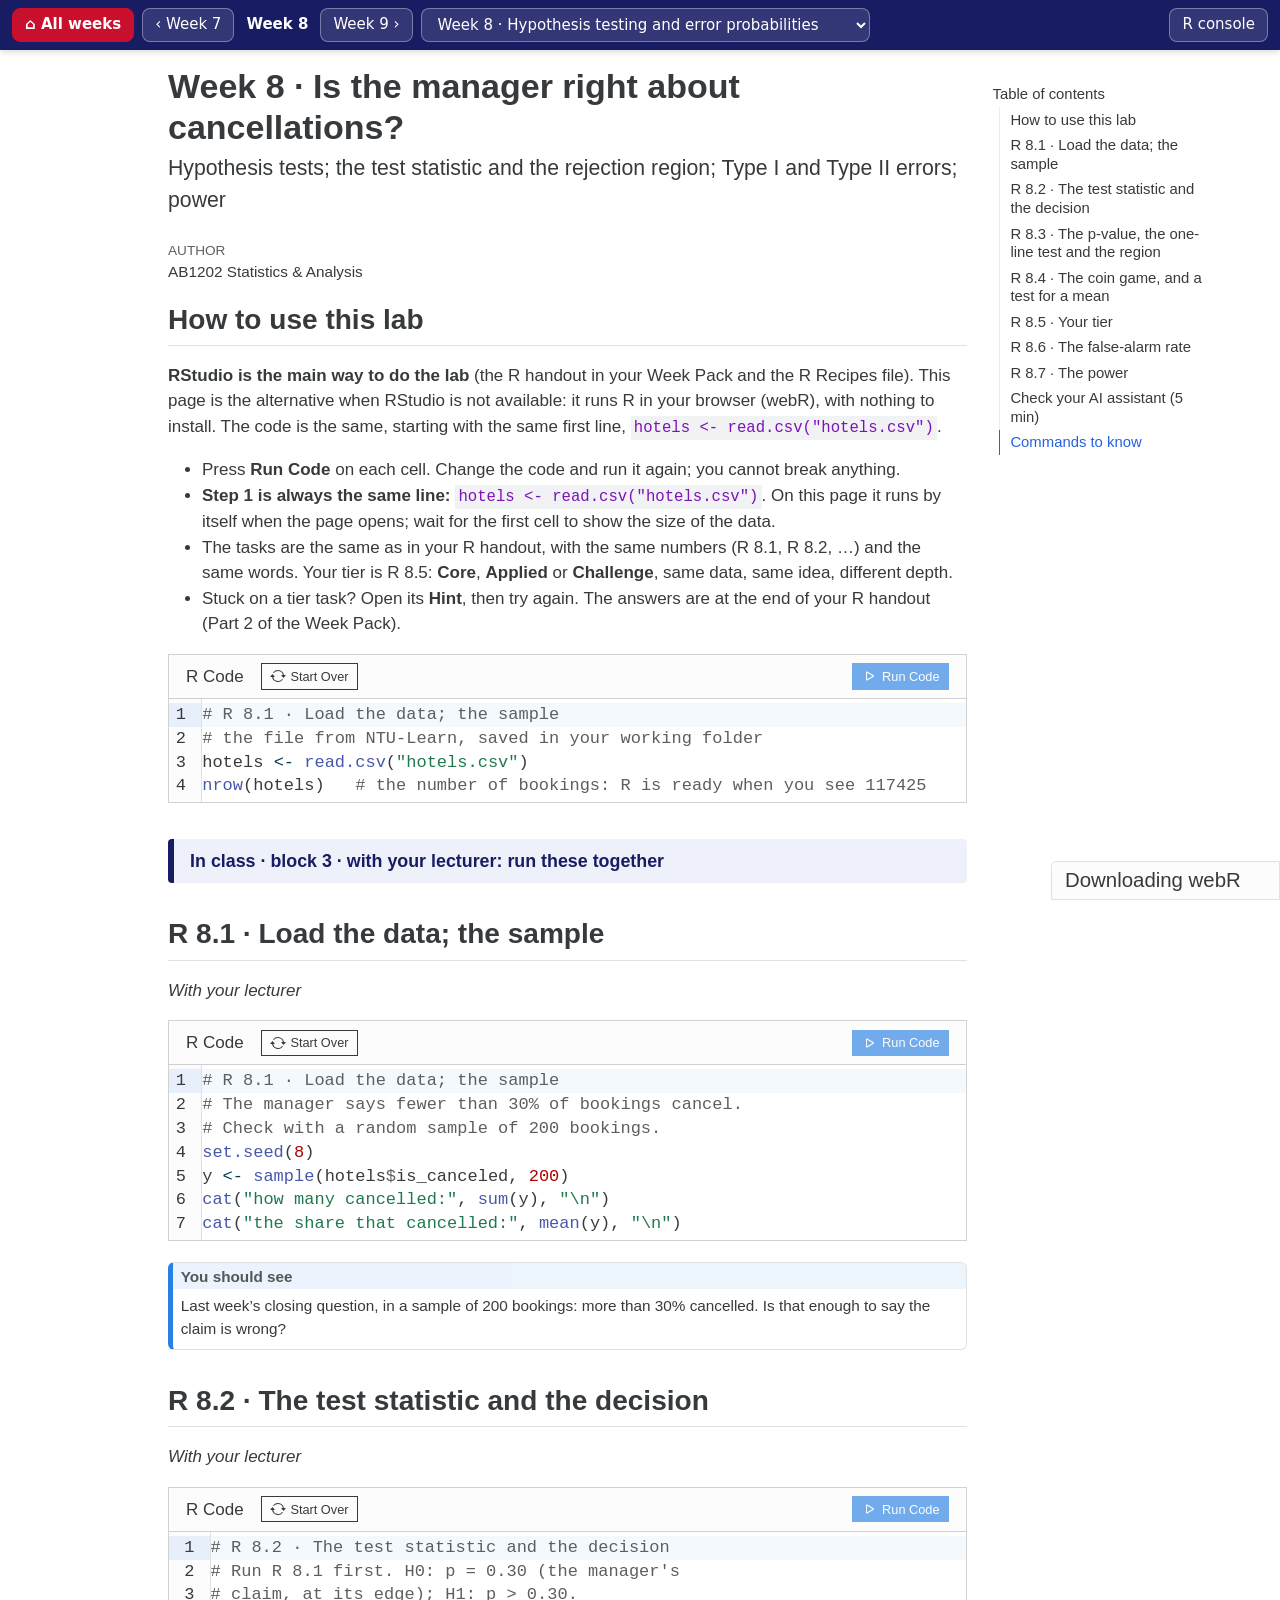
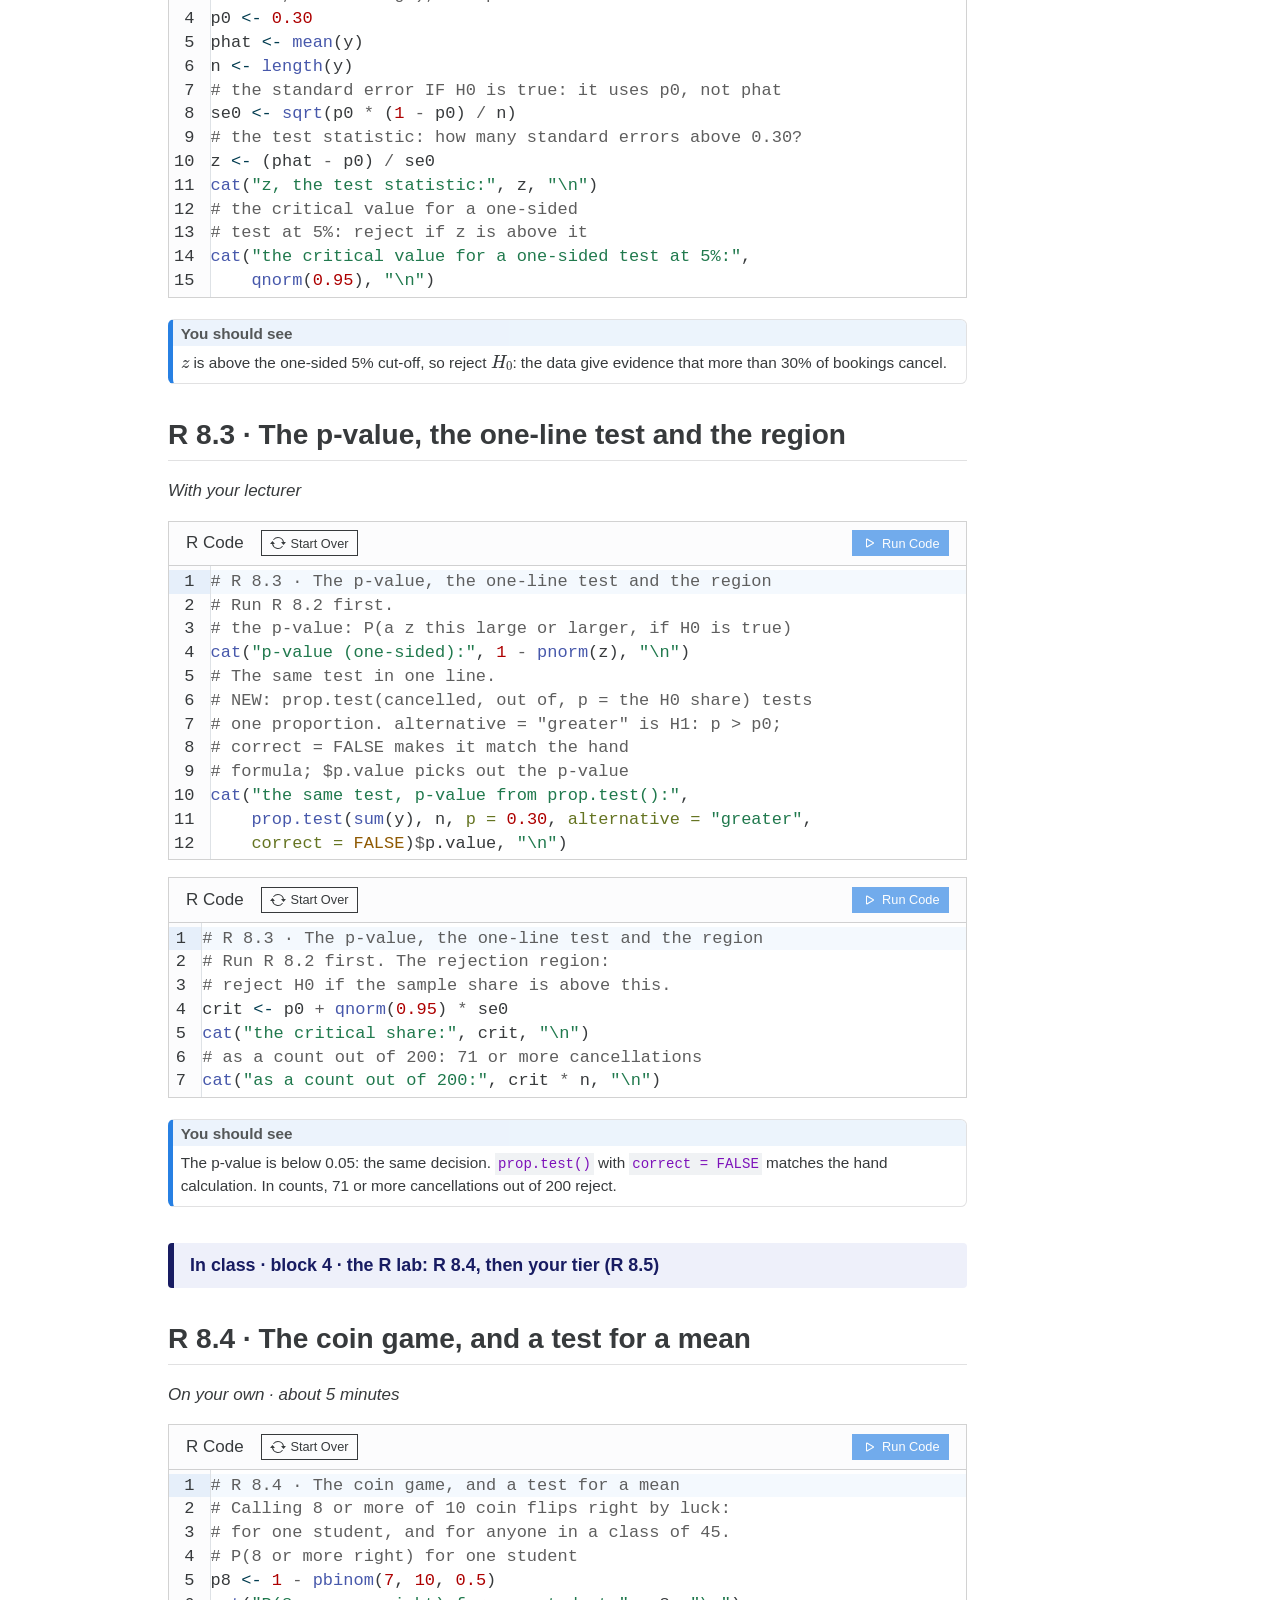
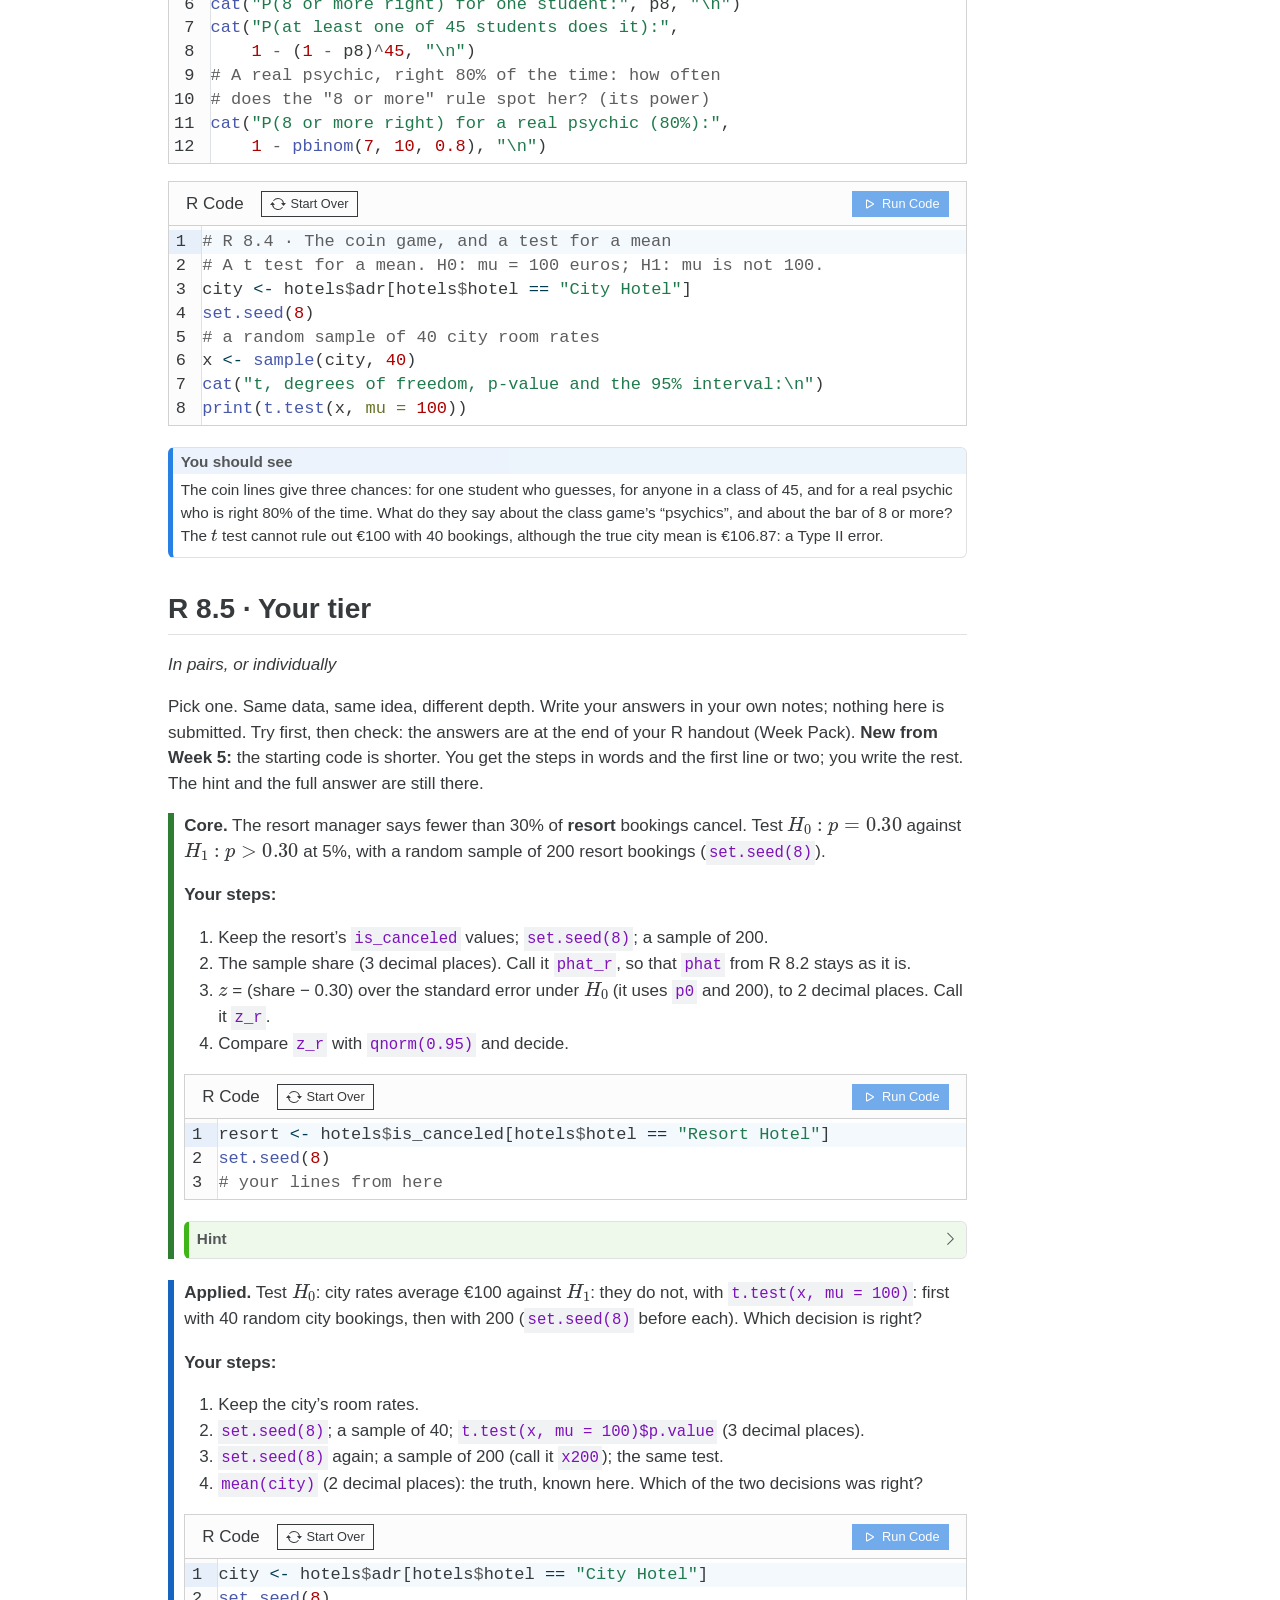
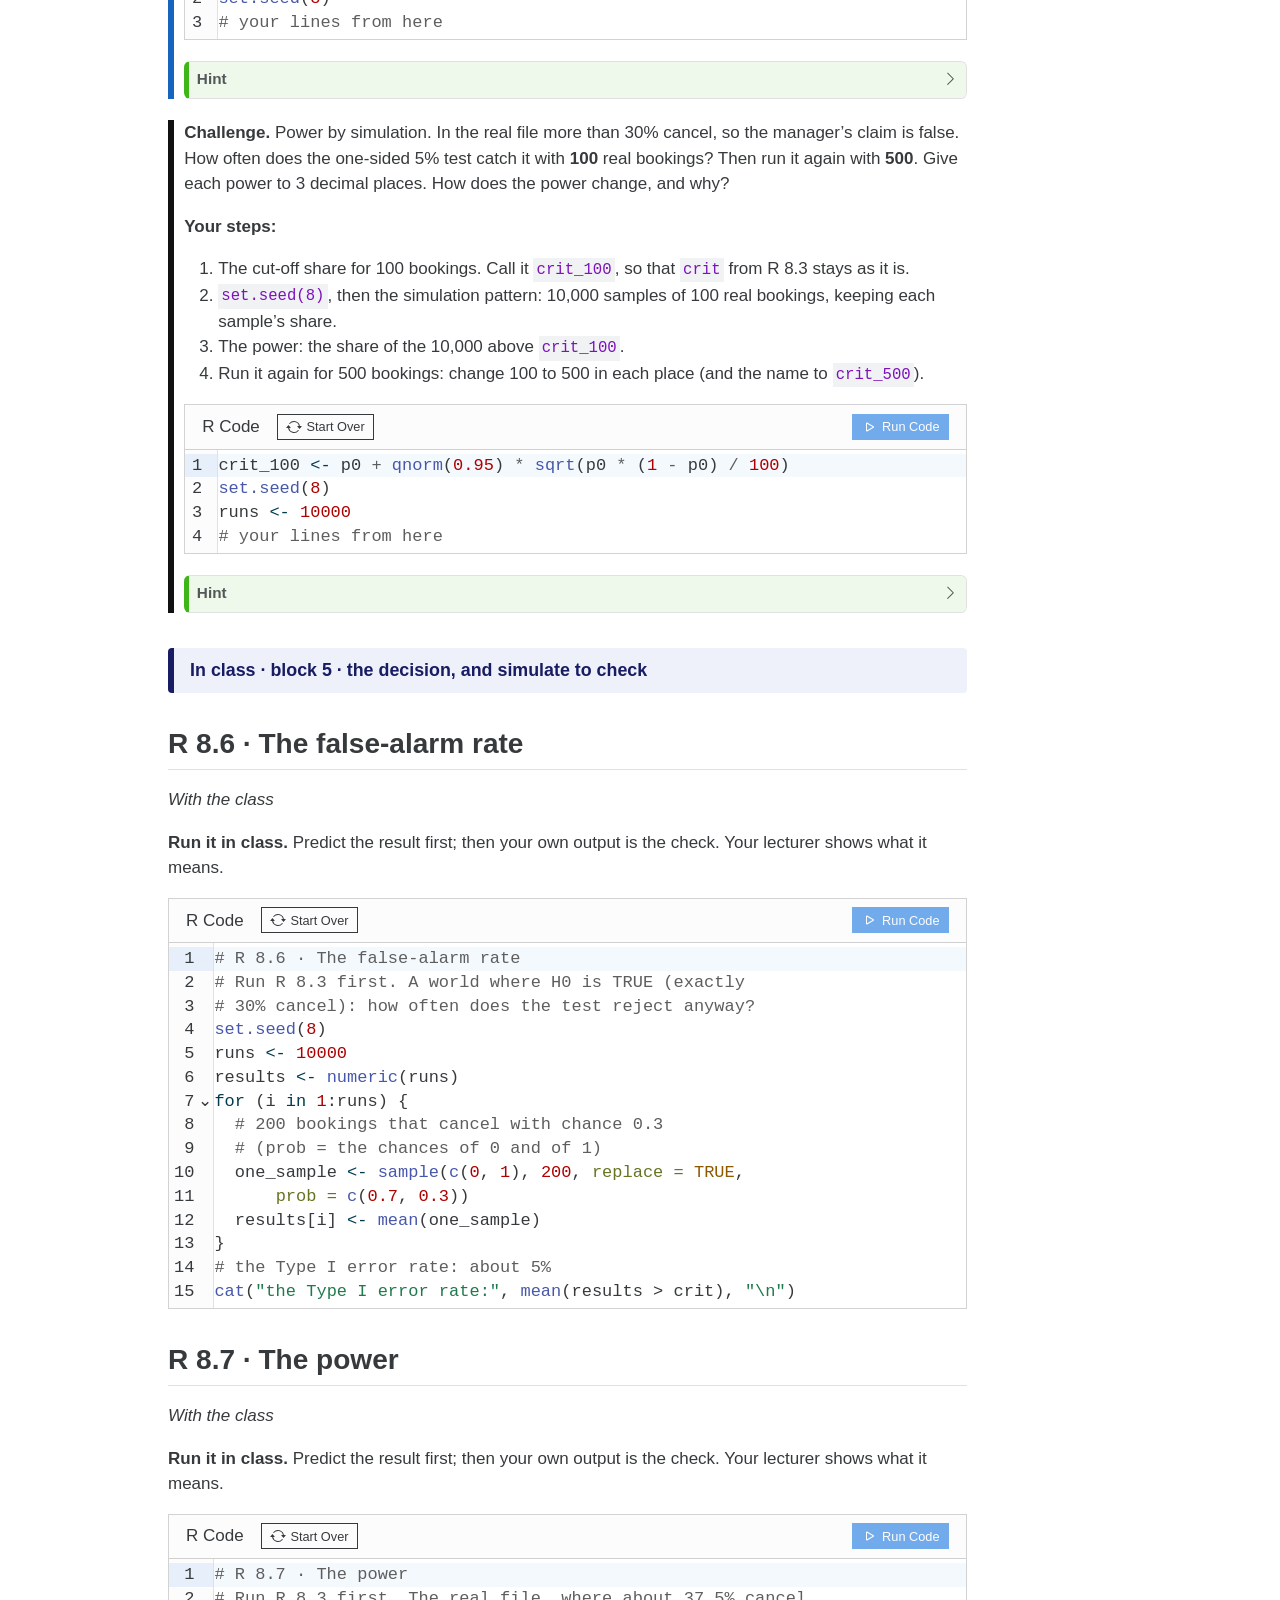
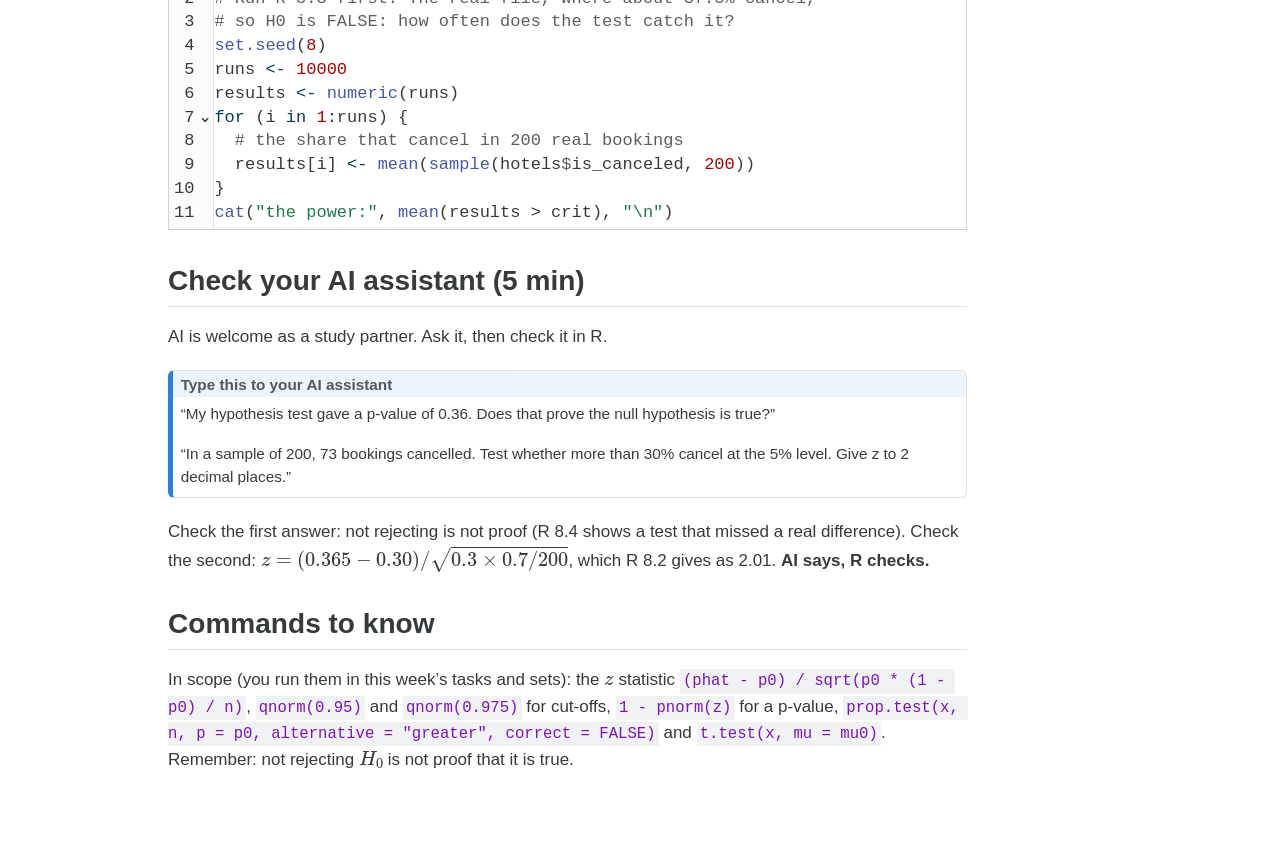
<file: w08/w08.html>
<!DOCTYPE html>
<html xmlns="http://www.w3.org/1999/xhtml" lang="en-GB" xml:lang="en-GB"><head>

<meta charset="utf-8">
<meta name="generator" content="quarto-1.9.38">

<meta name="viewport" content="width=device-width, initial-scale=1.0, user-scalable=yes">

<meta name="author" content="AB1202 Statistics &amp; Analysis">

<title>Week 8 · Is the manager right about cancellations?</title>
<style>
/* Default styles provided by pandoc.
** See https://pandoc.org/MANUAL.html#variables-for-html for config info.
*/
code{white-space: pre-wrap;}
span.smallcaps{font-variant: small-caps;}
div.columns{display: flex; gap: min(4vw, 1.5em);}
div.column{flex: auto; overflow-x: auto;}
div.hanging-indent{margin-left: 1.5em; text-indent: -1.5em;}
ul.task-list{list-style: none;}
ul.task-list li input[type="checkbox"] {
  width: 0.8em;
  margin: 0 0.8em 0.2em -1em; /* quarto-specific, see https://github.com/quarto-dev/quarto-cli/issues/4556 */ 
  vertical-align: middle;
}
</style>


<script src="w08_files/libs/clipboard/clipboard.min.js"></script>
<script src="w08_files/libs/quarto-html/quarto.js" type="module"></script>
<script src="w08_files/libs/quarto-html/tabsets/tabsets.js" type="module"></script>
<script src="w08_files/libs/quarto-html/popper.min.js"></script>
<script src="w08_files/libs/quarto-html/tippy.umd.min.js"></script>
<script src="w08_files/libs/quarto-html/anchor.min.js"></script>
<link href="w08_files/libs/quarto-html/tippy.css" rel="stylesheet">
<link href="w08_files/libs/quarto-html/quarto-syntax-highlighting-15634bcf2e68342d4ad2dfa704d543f6.css" rel="stylesheet" id="quarto-text-highlighting-styles">
<script src="w08_files/libs/bootstrap/bootstrap.min.js"></script>
<link href="w08_files/libs/bootstrap/bootstrap-icons.css" rel="stylesheet">
<link href="w08_files/libs/bootstrap/bootstrap-99759f1773580fd6d177836f859495f2.min.css" rel="stylesheet" append-hash="true" id="quarto-bootstrap" data-mode="light">
<script src="w08_files/libs/quarto-contrib/live-runtime/live-runtime.js" type="module"></script>
<link href="w08_files/libs/quarto-contrib/live-runtime/live-runtime.css" rel="stylesheet">
<style>
.tier-core { border-left: 6px solid #2e7d32; padding-left: .6em; }
.tier-applied { border-left: 6px solid #1565c0; padding-left: .6em; }
.tier-challenge { border-left: 6px solid #111; padding-left: .6em; }
.block-tag { font-size: .8em; color: #666; text-transform: uppercase; letter-spacing: .06em; }
.big-number { font-size: 1.6em; font-weight: 700; color: #C8102E; }
.quarto-title-meta { display: none; }   /* no stray "AUTHOR" label under the title (review, 23 Nov 2026) */
/* type sizes, as notes.css */
div.sourceCode pre code, pre code, .cell-output pre code { font-size: 13.5px; line-height: 1.45; }
p code, li code, td code { font-size: .92em; }
/* R Lab cells: a long line wraps (indented) instead of needing a sideways scroll (Sam, 25 Nov 2026) */
.cm-editor .cm-content { white-space: pre-wrap !important; word-break: break-word; overflow-wrap: anywhere; flex-shrink: 1 !important; min-width: 0 !important; width: auto !important; }
.cm-editor .cm-line { padding-left: 1.2em !important; text-indent: -1.2em; }
.cm-editor .cm-scroller { overflow-x: hidden !important; }
.phase { margin: 2em 0 .5em; padding: .55em .9em; border-left: 6px solid #181C62; background: #EEF0FA; color: #181C62; font-weight: 700; font-size: 1.05em; line-height: 1.4; border-radius: 4px; }   /* Sam, 26 Nov 2026: larger, sentence case, navy on a pale tint (contrast about 13:1); the words carry the meaning, not the colour */
.phase p { margin: 0; }
</style>
<script type="module" src="w08_files/libs/quarto-ojs/quarto-ojs-runtime.js"></script>
<link href="w08_files/libs/quarto-ojs/quarto-ojs.css" rel="stylesheet">

  <script defer="" src="../mathjax/tex-chtml-full.js" type="text/javascript"></script>

<script type="text/javascript">
const typesetMath = (el) => {
  if (window.MathJax) {
    // MathJax Typeset
    window.MathJax.typeset([el]);
  } else if (window.katex) {
    // KaTeX Render
    var mathElements = el.getElementsByClassName("math");
    var macros = [];
    for (var i = 0; i < mathElements.length; i++) {
      var texText = mathElements[i].firstChild;
      if (mathElements[i].tagName == "SPAN" && texText && texText.data) {
        window.katex.render(texText.data, mathElements[i], {
          displayMode: mathElements[i].classList.contains('display'),
          throwOnError: false,
          macros: macros,
          fleqn: false
        });
      }
    }
  }
}
window.Quarto = {
  typesetMath
};
</script>

<style id="rlab-nav-style">
html{scroll-padding-top:64px}
.rlab-nav{position:sticky;top:0;z-index:2000;background:#181C62;color:#fff;display:flex;gap:8px;align-items:center;flex-wrap:wrap;
  padding:8px 12px;font:15px/1.3 system-ui,-apple-system,"Segoe UI",Arial,sans-serif;box-shadow:0 2px 6px rgba(0,0,0,.15)}
.rlab-nav a,.rlab-nav select{color:#fff;background:rgba(255,255,255,.12);border:1px solid rgba(255,255,255,.35);border-radius:8px;
  padding:6px 12px;text-decoration:none;font:inherit}
.rlab-nav a:hover,.rlab-nav a:focus{background:rgba(255,255,255,.25);outline:none}
.rlab-nav a.home{background:#C8102E;border-color:#C8102E;font-weight:600}
.rlab-nav .here{font-weight:600;padding:0 4px}
.rlab-nav .sp{flex:1}
.rlab-nav select{max-width:100%;min-width:0;flex:0 1 auto}
.rlab-nav select option{color:#1d1d1f}
.rlab-nav a.off{opacity:.35;pointer-events:none}
#quarto-margin-sidebar,.sidebar.margin-sidebar{top:64px !important}
@media (max-width:700px){.rlab-nav .label{display:none}.rlab-nav .sp{display:none}.rlab-nav select{order:10;flex:1 1 100%;width:100%}
  .rlab-nav{gap:6px;padding:6px 8px}.rlab-nav a,.rlab-nav select{padding:5px 10px}}
</style></head>

<body class="quarto-light"><nav class="rlab-nav" aria-label="AB1202 R Lab"><a class="home" href="../index.html">⌂ All weeks</a><a href="../w07/w07.html" title="Week 7">‹ <span class="label">Week 7</span></a><span class="here">Week 8</span><a href="../w09/w09.html" title="Week 9"><span class="label">Week 9</span> ›</a><select aria-label="Go to a week" onchange="location.href=this.value"><option value="../w01/w01.html">Week 1 · Describing data and probability basics</option><option value="../w02/w02.html">Week 2 · Conditional probability and Bayes' rule</option><option value="../w03/w03.html">Week 3 · Random variables and distributions</option><option value="../w04/w04.html">Week 4 · Expected values</option><option value="../w05/w05.html">Week 5 · Bivariate distributions and correlation</option><option value="../w06/w06.html">Week 6 · Sampling and the central limit theorem</option><option value="../w07/w07.html">Week 7 · Confidence intervals and sample size</option><option value="../w08/w08.html" selected>Week 8 · Hypothesis testing and error probabilities</option><option value="../w09/w09.html">Week 9 · Testing in practice and practical significance</option><option value="../w10/w10.html">Week 10 · Regression analysis I</option><option value="../w11/w11.html">Week 11 · Regression analysis II and causation</option><option value="../w12/w12.html">Week 12 · Simulation analysis</option></select><span class="sp"></span><a href="../console/index.html">R console</a></nav>

<div id="quarto-content" class="page-columns page-rows-contents page-layout-article">
<div id="quarto-margin-sidebar" class="sidebar margin-sidebar">
  <nav id="TOC" role="doc-toc" class="toc-active">
    <h2 id="toc-title">Table of contents</h2>
   
  <ul class="collapse">
  <li><a href="#how-to-use-this-lab" id="toc-how-to-use-this-lab" class="nav-link active" data-scroll-target="#how-to-use-this-lab">How to use this lab</a></li>
  <li><a href="#r-8.1-load-the-data-the-sample-1" id="toc-r-8.1-load-the-data-the-sample-1" class="nav-link" data-scroll-target="#r-8.1-load-the-data-the-sample-1">R 8.1 · Load the data; the sample</a></li>
  <li><a href="#r-8.2-the-test-statistic-and-the-decision-1" id="toc-r-8.2-the-test-statistic-and-the-decision-1" class="nav-link" data-scroll-target="#r-8.2-the-test-statistic-and-the-decision-1">R 8.2 · The test statistic and the decision</a></li>
  <li><a href="#r-8.3-the-p-value-the-one-line-test-and-the-region-1" id="toc-r-8.3-the-p-value-the-one-line-test-and-the-region-1" class="nav-link" data-scroll-target="#r-8.3-the-p-value-the-one-line-test-and-the-region-1">R 8.3 · The p-value, the one-line test and the region</a></li>
  <li><a href="#r-8.4-the-coin-game-and-a-test-for-a-mean" id="toc-r-8.4-the-coin-game-and-a-test-for-a-mean" class="nav-link" data-scroll-target="#r-8.4-the-coin-game-and-a-test-for-a-mean">R 8.4 · The coin game, and a test for a mean</a></li>
  <li><a href="#r-8.5-your-tier-1" id="toc-r-8.5-your-tier-1" class="nav-link" data-scroll-target="#r-8.5-your-tier-1">R 8.5 · Your tier</a></li>
  <li><a href="#r-8.6-the-false-alarm-rate-1" id="toc-r-8.6-the-false-alarm-rate-1" class="nav-link" data-scroll-target="#r-8.6-the-false-alarm-rate-1">R 8.6 · The false-alarm rate</a></li>
  <li><a href="#r-8.7-the-power-1" id="toc-r-8.7-the-power-1" class="nav-link" data-scroll-target="#r-8.7-the-power-1">R 8.7 · The power</a></li>
  <li><a href="#check-your-ai-assistant-5-min" id="toc-check-your-ai-assistant-5-min" class="nav-link" data-scroll-target="#check-your-ai-assistant-5-min">Check your AI assistant (5 min)</a></li>
  <li><a href="#commands-to-know" id="toc-commands-to-know" class="nav-link" data-scroll-target="#commands-to-know">Commands to know</a></li>
  </ul>
</nav>
</div>
<main class="content" id="quarto-document-content">

<header id="title-block-header" class="quarto-title-block default">
<div class="quarto-title">
<h1 class="title">Week 8 · Is the manager right about cancellations?</h1>
<p class="subtitle lead">Hypothesis tests; the test statistic and the rejection region; Type I and Type II errors; power</p>
</div>



<div class="quarto-title-meta">

    <div>
    <div class="quarto-title-meta-heading">Author</div>
    <div class="quarto-title-meta-contents">
             <p>AB1202 Statistics &amp; Analysis </p>
          </div>
  </div>
    
  
    
  </div>
  


</header>


<section id="how-to-use-this-lab" class="level2">
<h2 class="anchored" data-anchor-id="how-to-use-this-lab">How to use this lab</h2>
<p><strong>RStudio is the main way to do the lab</strong> (the R handout in your Week Pack and the R Recipes file). This page is the alternative when RStudio is not available: it runs R in your browser (webR), with nothing to install. The code is the same, starting with the same first line, <code>hotels &lt;- read.csv("hotels.csv")</code>.</p>
<ul>
<li>Press <strong>Run Code</strong> on each cell. Change the code and run it again; you cannot break anything.</li>
<li><strong>Step 1 is always the same line:</strong> <code>hotels &lt;- read.csv("hotels.csv")</code>. On this page it runs by itself when the page opens; wait for the first cell to show the size of the data.</li>
<li>The tasks are the same as in your R handout, with the same numbers (R 8.1, R 8.2, …) and the same words. Your tier is R 8.5: <strong>Core</strong>, <strong>Applied</strong> or <strong>Challenge</strong>, same data, same idea, different depth.</li>
<li>Stuck on a tier task? Open its <strong>Hint</strong>, then try again. The answers are at the end of your R handout (Part 2 of the Week Pack).</li>
</ul>
<div>
<div id="webr-1" class="exercise-cell">

</div>
<script type="webr-1-contents">
[base64]
</script>
</div>
<div>
<div id="webr-2" class="exercise-cell">

</div>
<script type="webr-2-contents">
[base64]
</script>
</div>
<div class="phase">
<p>In class · block 3 · with your lecturer: run these together</p>
</div>
</section>
<section id="r-8.1-load-the-data-the-sample-1" class="level2">
<h2 class="anchored" data-anchor-id="r-8.1-load-the-data-the-sample-1">R 8.1 · Load the data; the sample</h2>
<p><em>With your lecturer</em></p>
<div>
<div id="webr-3" class="exercise-cell">

</div>
<script type="webr-3-contents">
[base64]
</script>
</div>
<div class="callout callout-style-default callout-note no-icon callout-titled" title="You should see">
<div class="callout-header d-flex align-content-center">
<div class="callout-icon-container">
<i class="callout-icon no-icon"></i>
</div>
<div class="callout-title-container flex-fill">
<span class="screen-reader-only">Note</span>You should see
</div>
</div>
<div class="callout-body-container callout-body">
<p>Last week’s closing question, in a sample of 200 bookings: more than 30% cancelled. Is that enough to say the claim is wrong?</p>
</div>
</div>
</section>
<section id="r-8.2-the-test-statistic-and-the-decision-1" class="level2">
<h2 class="anchored" data-anchor-id="r-8.2-the-test-statistic-and-the-decision-1">R 8.2 · The test statistic and the decision</h2>
<p><em>With your lecturer</em></p>
<div>
<div id="webr-4" class="exercise-cell">

</div>
<script type="webr-4-contents">
[base64]/[base64]
</script>
</div>
<div class="callout callout-style-default callout-note no-icon callout-titled" title="You should see">
<div class="callout-header d-flex align-content-center">
<div class="callout-icon-container">
<i class="callout-icon no-icon"></i>
</div>
<div class="callout-title-container flex-fill">
<span class="screen-reader-only">Note</span>You should see
</div>
</div>
<div class="callout-body-container callout-body">
<p><span class="math inline">\(z\)</span> is above the one-sided 5% cut-off, so reject <span class="math inline">\(H_0\)</span>: the data give evidence that more than 30% of bookings cancel.</p>
</div>
</div>
</section>
<section id="r-8.3-the-p-value-the-one-line-test-and-the-region-1" class="level2">
<h2 class="anchored" data-anchor-id="r-8.3-the-p-value-the-one-line-test-and-the-region-1">R 8.3 · The p-value, the one-line test and the region</h2>
<p><em>With your lecturer</em></p>
<div>
<div id="webr-5" class="exercise-cell">

</div>
<script type="webr-5-contents">
[base64]
</script>
</div>
<div>
<div id="webr-6" class="exercise-cell">

</div>
<script type="webr-6-contents">
[base64]
</script>
</div>
<div class="callout callout-style-default callout-note no-icon callout-titled" title="You should see">
<div class="callout-header d-flex align-content-center">
<div class="callout-icon-container">
<i class="callout-icon no-icon"></i>
</div>
<div class="callout-title-container flex-fill">
<span class="screen-reader-only">Note</span>You should see
</div>
</div>
<div class="callout-body-container callout-body">
<p>The p-value is below 0.05: the same decision. <code>prop.test()</code> with <code>correct = FALSE</code> matches the hand calculation. In counts, 71 or more cancellations out of 200 reject.</p>
</div>
</div>
<div class="phase">
<p>In class · block 4 · the R lab: R 8.4, then your tier (R 8.5)</p>
</div>
</section>
<section id="r-8.4-the-coin-game-and-a-test-for-a-mean" class="level2">
<h2 class="anchored" data-anchor-id="r-8.4-the-coin-game-and-a-test-for-a-mean">R 8.4 · The coin game, and a test for a mean</h2>
<p><em>On your own · about 5 minutes</em></p>
<div>
<div id="webr-7" class="exercise-cell">

</div>
<script type="webr-7-contents">
[base64]
</script>
</div>
<div>
<div id="webr-8" class="exercise-cell">

</div>
<script type="webr-8-contents">
[base64]
</script>
</div>
<div class="callout callout-style-default callout-note no-icon callout-titled" title="You should see">
<div class="callout-header d-flex align-content-center">
<div class="callout-icon-container">
<i class="callout-icon no-icon"></i>
</div>
<div class="callout-title-container flex-fill">
<span class="screen-reader-only">Note</span>You should see
</div>
</div>
<div class="callout-body-container callout-body">
<p>The coin lines give three chances: for one student who guesses, for anyone in a class of 45, and for a real psychic who is right 80% of the time. What do they say about the class game’s “psychics”, and about the bar of 8 or more? The <span class="math inline">\(t\)</span> test cannot rule out €100 with 40 bookings, although the true city mean is €106.87: a Type II error.</p>
</div>
</div>
</section>
<section id="r-8.5-your-tier-1" class="level2">
<h2 class="anchored" data-anchor-id="r-8.5-your-tier-1">R 8.5 · Your tier</h2>
<p><em>In pairs, or individually</em></p>
<p>Pick one. Same data, same idea, different depth. Write your answers in your own notes; nothing here is submitted. Try first, then check: the answers are at the end of your R handout (Week Pack). <strong>New from Week 5:</strong> the starting code is shorter. You get the steps in words and the first line or two; you write the rest. The hint and the full answer are still there.</p>
<div class="tier-core">
<p><strong>Core.</strong> The resort manager says fewer than 30% of <strong>resort</strong> bookings cancel. Test <span class="math inline">\(H_0: p = 0.30\)</span> against <span class="math inline">\(H_1: p &gt; 0.30\)</span> at 5%, with a random sample of 200 resort bookings (<code>set.seed(8)</code>).</p>
<p><strong>Your steps:</strong></p>
<ol type="1">
<li>Keep the resort’s <code>is_canceled</code> values; <code>set.seed(8)</code>; a sample of 200.</li>
<li>The sample share (3 decimal places). Call it <code>phat_r</code>, so that <code>phat</code> from R 8.2 stays as it is.</li>
<li><span class="math inline">\(z\)</span> = (share − 0.30) over the standard error under <span class="math inline">\(H_0\)</span> (it uses <code>p0</code> and 200), to 2 decimal places. Call it <code>z_r</code>.</li>
<li>Compare <code>z_r</code> with <code>qnorm(0.95)</code> and decide.</li>
</ol>
<div>
<div id="webr-9" class="exercise-cell">

</div>
<script type="webr-9-contents">
eyJhdHRyIjp7ImVkaXQiOnRydWUsImV2YWwiOnRydWV9LCJjb2RlIjoicmVzb3J0IDwtIGhvdGVscyRpc19jYW5jZWxlZFtob3RlbHMkaG90ZWwgPT0gXCJSZXNvcnQgSG90ZWxcIl1cbnNldC5zZWVkKDgpXG4jIHlvdXIgbGluZXMgZnJvbSBoZXJlIn0=
</script>
</div>
<div class="callout callout-style-default callout-tip no-icon callout-titled" title="Hint">
<div class="callout-header d-flex align-content-center collapsed" data-bs-toggle="collapse" data-bs-target=".callout-5-contents" aria-controls="callout-5" aria-expanded="false" aria-label="Toggle callout">
<div class="callout-icon-container">
<i class="callout-icon no-icon"></i>
</div>
<div class="callout-title-container flex-fill">
<span class="screen-reader-only">Tip</span>Hint
</div>
<div class="callout-btn-toggle d-inline-block border-0 py-1 ps-1 pe-0 float-end"><i class="callout-toggle"></i></div>
</div>
<div id="callout-5" class="callout-5-contents callout-collapse collapse">
<div class="callout-body-container callout-body">
<p><code>resort &lt;- hotels$is_canceled[hotels$hotel == "Resort Hotel"]</code>, then follow R 8.2 with <code>sample(resort, 200)</code>.</p>
</div>
</div>
</div>
</div>
<div class="tier-applied">
<p><strong>Applied.</strong> Test <span class="math inline">\(H_0\)</span>: city rates average €100 against <span class="math inline">\(H_1\)</span>: they do not, with <code>t.test(x, mu = 100)</code>: first with 40 random city bookings, then with 200 (<code>set.seed(8)</code> before each). Which decision is right?</p>
<p><strong>Your steps:</strong></p>
<ol type="1">
<li>Keep the city’s room rates.</li>
<li><code>set.seed(8)</code>; a sample of 40; <code>t.test(x, mu = 100)$p.value</code> (3 decimal places).</li>
<li><code>set.seed(8)</code> again; a sample of 200 (call it <code>x200</code>); the same test.</li>
<li><code>mean(city)</code> (2 decimal places): the truth, known here. Which of the two decisions was right?</li>
</ol>
<div>
<div id="webr-10" class="exercise-cell">

</div>
<script type="webr-10-contents">
eyJhdHRyIjp7ImVkaXQiOnRydWUsImV2YWwiOnRydWV9LCJjb2RlIjoiY2l0eSA8LSBob3RlbHMkYWRyW2hvdGVscyRob3RlbCA9PSBcIkNpdHkgSG90ZWxcIl1cbnNldC5zZWVkKDgpXG4jIHlvdXIgbGluZXMgZnJvbSBoZXJlIn0=
</script>
</div>
<div class="callout callout-style-default callout-tip no-icon callout-titled" title="Hint">
<div class="callout-header d-flex align-content-center collapsed" data-bs-toggle="collapse" data-bs-target=".callout-6-contents" aria-controls="callout-6" aria-expanded="false" aria-label="Toggle callout">
<div class="callout-icon-container">
<i class="callout-icon no-icon"></i>
</div>
<div class="callout-title-container flex-fill">
<span class="screen-reader-only">Tip</span>Hint
</div>
<div class="callout-btn-toggle d-inline-block border-0 py-1 ps-1 pe-0 float-end"><i class="callout-toggle"></i></div>
</div>
<div id="callout-6" class="callout-6-contents callout-collapse collapse">
<div class="callout-body-container callout-body">
<p><code>city &lt;- hotels$adr[hotels$hotel == "City Hotel"]</code>; compare each p-value with 0.05; then look at <code>mean(city)</code>.</p>
</div>
</div>
</div>
</div>
<div class="tier-challenge">
<p><strong>Challenge.</strong> Power by simulation. In the real file more than 30% cancel, so the manager’s claim is false. How often does the one-sided 5% test catch it with <strong>100</strong> real bookings? Then run it again with <strong>500</strong>. Give each power to 3 decimal places. How does the power change, and why?</p>
<p><strong>Your steps:</strong></p>
<ol type="1">
<li>The cut-off share for 100 bookings. Call it <code>crit_100</code>, so that <code>crit</code> from R 8.3 stays as it is.</li>
<li><code>set.seed(8)</code>, then the simulation pattern: 10,000 samples of 100 real bookings, keeping each sample’s share.</li>
<li>The power: the share of the 10,000 above <code>crit_100</code>.</li>
<li>Run it again for 500 bookings: change 100 to 500 in each place (and the name to <code>crit_500</code>).</li>
</ol>
<div>
<div id="webr-11" class="exercise-cell">

</div>
<script type="webr-11-contents">
[base64]
</script>
</div>
<div class="callout callout-style-default callout-tip no-icon callout-titled" title="Hint">
<div class="callout-header d-flex align-content-center collapsed" data-bs-toggle="collapse" data-bs-target=".callout-7-contents" aria-controls="callout-7" aria-expanded="false" aria-label="Toggle callout">
<div class="callout-icon-container">
<i class="callout-icon no-icon"></i>
</div>
<div class="callout-title-container flex-fill">
<span class="screen-reader-only">Tip</span>Hint
</div>
<div class="callout-btn-toggle d-inline-block border-0 py-1 ps-1 pe-0 float-end"><i class="callout-toggle"></i></div>
</div>
<div id="callout-7" class="callout-7-contents callout-collapse collapse">
<div class="callout-body-container callout-body">
<p>the cut-off share for 100 bookings is <code>p0 + qnorm(0.95) * sqrt(p0 * (1 - p0) / 100)</code>. Inside the loop, <code>results[i] &lt;- mean(sample(hotels$is_canceled, 100))</code>; the power is <code>mean(results &gt; crit_100)</code>.</p>
</div>
</div>
</div>
</div>
<div class="phase">
<p>In class · block 5 · the decision, and simulate to check</p>
</div>
</section>
<section id="r-8.6-the-false-alarm-rate-1" class="level2">
<h2 class="anchored" data-anchor-id="r-8.6-the-false-alarm-rate-1">R 8.6 · The false-alarm rate</h2>
<p><em>With the class</em></p>
<p><strong>Run it in class.</strong> Predict the result first; then your own output is the check. Your lecturer shows what it means.</p>
<div>
<div id="webr-12" class="exercise-cell">

</div>
<script type="webr-12-contents">
[base64]
</script>
</div>
</section>
<section id="r-8.7-the-power-1" class="level2">
<h2 class="anchored" data-anchor-id="r-8.7-the-power-1">R 8.7 · The power</h2>
<p><em>With the class</em></p>
<p><strong>Run it in class.</strong> Predict the result first; then your own output is the check. Your lecturer shows what it means.</p>
<div>
<div id="webr-13" class="exercise-cell">

</div>
<script type="webr-13-contents">
[base64]
</script>
</div>
</section>
<section id="check-your-ai-assistant-5-min" class="level2">
<h2 class="anchored" data-anchor-id="check-your-ai-assistant-5-min">Check your AI assistant (5 min)</h2>
<p>AI is welcome as a study partner. Ask it, then check it in R.</p>
<div class="callout callout-style-default callout-note no-icon callout-titled" title="Type this to your AI assistant">
<div class="callout-header d-flex align-content-center">
<div class="callout-icon-container">
<i class="callout-icon no-icon"></i>
</div>
<div class="callout-title-container flex-fill">
<span class="screen-reader-only">Note</span>Type this to your AI assistant
</div>
</div>
<div class="callout-body-container callout-body">
<p>“My hypothesis test gave a p-value of 0.36. Does that prove the null hypothesis is true?”</p>
<p>“In a sample of 200, 73 bookings cancelled. Test whether more than 30% cancel at the 5% level. Give z to 2 decimal places.”</p>
</div>
</div>
<p>Check the first answer: not rejecting is not proof (R 8.4 shows a test that missed a real difference). Check the second: <span class="math inline">\(z = (0.365 - 0.30)/\sqrt{0.3 \times 0.7/200}\)</span>, which R 8.2 gives as 2.01. <strong>AI says, R checks.</strong></p>
</section>
<section id="commands-to-know" class="level2">
<h2 class="anchored" data-anchor-id="commands-to-know">Commands to know</h2>
<p>In scope (you run them in this week’s tasks and sets): the <span class="math inline">\(z\)</span> statistic <code>(phat - p0) / sqrt(p0 * (1 - p0) / n)</code>, <code>qnorm(0.95)</code> and <code>qnorm(0.975)</code> for cut-offs, <code>1 - pnorm(z)</code> for a p-value, <code>prop.test(x, n, p = p0, alternative = "greater", correct = FALSE)</code> and <code>t.test(x, mu = mu0)</code>. Remember: not rejecting <span class="math inline">\(H_0\)</span> is not proof that it is true.</p>
<script type="webr-data">
eyJvcHRpb25zIjp7ImJhc2VVcmwiOiIuLi93ZWJyLyJ9LCJwYWNrYWdlcyI6eyJwa2dzIjpbImV2YWx1YXRlIiwia25pdHIiLCJodG1sdG9vbHMiXSwicmVwb3MiOlsiLi4vd2Vici1yZXBvIl19LCJyZW5kZXJfZGYiOiJkZWZhdWx0In0=
</script>
<script type="ojs-module-contents">
[base64]
</script>
<div id="exercise-loading-indicator" class="exercise-loading-indicator d-none d-flex align-items-center gap-2">
<div id="exercise-loading-status" class="d-flex gap-2">

</div>
<div class="spinner-grow spinner-grow-sm">

</div>
</div>
<script type="vfs-file">
WyJob3RlbHMuY3N2Lmd6Il0=
</script>
</section>

</main>
<!-- /main column -->
<script type="ojs-module-contents">
eyJjb250ZW50cyI6W119
</script>
<script type="module">
if (window.location.protocol === "file:") { alert("The OJS runtime does not work with file:// URLs. Please use a web server to view this document."); }
window._ojs.paths.runtimeToDoc = "../../..";
window._ojs.paths.runtimeToRoot = "../../../..";
window._ojs.paths.docToRoot = "..";
window._ojs.selfContained = false;
window._ojs.runtime.interpretFromScriptTags();
</script>
<script id="quarto-html-after-body" type="application/javascript">
  window.document.addEventListener("DOMContentLoaded", function (event) {
    const icon = "";
    const anchorJS = new window.AnchorJS();
    anchorJS.options = {
      placement: 'right',
      icon: icon
    };
    anchorJS.add('.anchored');
    const isCodeAnnotation = (el) => {
      for (const clz of el.classList) {
        if (clz.startsWith('code-annotation-')) {                     
          return true;
        }
      }
      return false;
    }
    const onCopySuccess = function(e) {
      // button target
      const button = e.trigger;
      // don't keep focus
      button.blur();
      // flash "checked"
      button.classList.add('code-copy-button-checked');
      var currentTitle = button.getAttribute("title");
      button.setAttribute("title", "Copied!");
      let tooltip;
      if (window.bootstrap) {
        button.setAttribute("data-bs-toggle", "tooltip");
        button.setAttribute("data-bs-placement", "left");
        button.setAttribute("data-bs-title", "Copied!");
        tooltip = new bootstrap.Tooltip(button, 
          { trigger: "manual", 
            customClass: "code-copy-button-tooltip",
            offset: [0, -8]});
        tooltip.show();    
      }
      setTimeout(function() {
        if (tooltip) {
          tooltip.hide();
          button.removeAttribute("data-bs-title");
          button.removeAttribute("data-bs-toggle");
          button.removeAttribute("data-bs-placement");
        }
        button.setAttribute("title", currentTitle);
        button.classList.remove('code-copy-button-checked');
      }, 1000);
      // clear code selection
      e.clearSelection();
    }
    const getTextToCopy = function(trigger) {
      const outerScaffold = trigger.parentElement.cloneNode(true);
      const codeEl = outerScaffold.querySelector('code');
      for (const childEl of codeEl.children) {
        if (isCodeAnnotation(childEl)) {
          childEl.remove();
        }
      }
      return codeEl.innerText;
    }
    const clipboard = new window.ClipboardJS('.code-copy-button:not([data-in-quarto-modal])', {
      text: getTextToCopy
    });
    clipboard.on('success', onCopySuccess);
    if (window.document.getElementById('quarto-embedded-source-code-modal')) {
      const clipboardModal = new window.ClipboardJS('.code-copy-button[data-in-quarto-modal]', {
        text: getTextToCopy,
        container: window.document.getElementById('quarto-embedded-source-code-modal')
      });
      clipboardModal.on('success', onCopySuccess);
    }
      var localhostRegex = new RegExp(/^(?:http|https):\/\/localhost\:?[0-9]*\//);
      var mailtoRegex = new RegExp(/^mailto:/);
        var filterRegex = new RegExp('/' + window.location.host + '/');
      var isInternal = (href) => {
          return filterRegex.test(href) || localhostRegex.test(href) || mailtoRegex.test(href);
      }
      // Inspect non-navigation links and adorn them if external
     var links = window.document.querySelectorAll('a[href]:not(.nav-link):not(.navbar-brand):not(.toc-action):not(.sidebar-link):not(.sidebar-item-toggle):not(.pagination-link):not(.no-external):not([aria-hidden]):not(.dropdown-item):not(.quarto-navigation-tool):not(.about-link)');
      for (var i=0; i<links.length; i++) {
        const link = links[i];
        if (!isInternal(link.href)) {
          // undo the damage that might have been done by quarto-nav.js in the case of
          // links that we want to consider external
          if (link.dataset.originalHref !== undefined) {
            link.href = link.dataset.originalHref;
          }
        }
      }
    function tippyHover(el, contentFn, onTriggerFn, onUntriggerFn) {
      const config = {
        allowHTML: true,
        maxWidth: 500,
        delay: 100,
        arrow: false,
        appendTo: function(el) {
            return el.parentElement;
        },
        interactive: true,
        interactiveBorder: 10,
        theme: 'quarto',
        placement: 'bottom-start',
      };
      if (contentFn) {
        config.content = contentFn;
      }
      if (onTriggerFn) {
        config.onTrigger = onTriggerFn;
      }
      if (onUntriggerFn) {
        config.onUntrigger = onUntriggerFn;
      }
      window.tippy(el, config); 
    }
    const noterefs = window.document.querySelectorAll('a[role="doc-noteref"]');
    for (var i=0; i<noterefs.length; i++) {
      const ref = noterefs[i];
      tippyHover(ref, function() {
        // use id or data attribute instead here
        let href = ref.getAttribute('data-footnote-href') || ref.getAttribute('href');
        try { href = new URL(href).hash; } catch {}
        const id = href.replace(/^#\/?/, "");
        const note = window.document.getElementById(id);
        if (note) {
          return note.innerHTML;
        } else {
          return "";
        }
      });
    }
    const xrefs = window.document.querySelectorAll('a.quarto-xref');
    const processXRef = (id, note) => {
      // Strip column container classes
      const stripColumnClz = (el) => {
        el.classList.remove("page-full", "page-columns");
        if (el.children) {
          for (const child of el.children) {
            stripColumnClz(child);
          }
        }
      }
      stripColumnClz(note)
      if (id === null || id.startsWith('sec-')) {
        // Special case sections, only their first couple elements
        const container = document.createElement("div");
        if (note.children && note.children.length > 2) {
          container.appendChild(note.children[0].cloneNode(true));
          for (let i = 1; i < note.children.length; i++) {
            const child = note.children[i];
            if (child.tagName === "P" && child.innerText === "") {
              continue;
            } else {
              container.appendChild(child.cloneNode(true));
              break;
            }
          }
          if (window.Quarto?.typesetMath) {
            window.Quarto.typesetMath(container);
          }
          return container.innerHTML
        } else {
          if (window.Quarto?.typesetMath) {
            window.Quarto.typesetMath(note);
          }
          return note.innerHTML;
        }
      } else {
        // Remove any anchor links if they are present
        const anchorLink = note.querySelector('a.anchorjs-link');
        if (anchorLink) {
          anchorLink.remove();
        }
        if (window.Quarto?.typesetMath) {
          window.Quarto.typesetMath(note);
        }
        if (note.classList.contains("callout")) {
          return note.outerHTML;
        } else {
          return note.innerHTML;
        }
      }
    }
    for (var i=0; i<xrefs.length; i++) {
      const xref = xrefs[i];
      tippyHover(xref, undefined, function(instance) {
        instance.disable();
        let url = xref.getAttribute('href');
        let hash = undefined; 
        if (url.startsWith('#')) {
          hash = url;
        } else {
          try { hash = new URL(url).hash; } catch {}
        }
        if (hash) {
          const id = hash.replace(/^#\/?/, "");
          const note = window.document.getElementById(id);
          if (note !== null) {
            try {
              const html = processXRef(id, note.cloneNode(true));
              instance.setContent(html);
            } finally {
              instance.enable();
              instance.show();
            }
          } else {
            // See if we can fetch this
            fetch(url.split('#')[0])
            .then(res => res.text())
            .then(html => {
              const parser = new DOMParser();
              const htmlDoc = parser.parseFromString(html, "text/html");
              const note = htmlDoc.getElementById(id);
              if (note !== null) {
                const html = processXRef(id, note);
                instance.setContent(html);
              } 
            }).finally(() => {
              instance.enable();
              instance.show();
            });
          }
        } else {
          // See if we can fetch a full url (with no hash to target)
          // This is a special case and we should probably do some content thinning / targeting
          fetch(url)
          .then(res => res.text())
          .then(html => {
            const parser = new DOMParser();
            const htmlDoc = parser.parseFromString(html, "text/html");
            const note = htmlDoc.querySelector('main.content');
            if (note !== null) {
              // This should only happen for chapter cross references
              // (since there is no id in the URL)
              // remove the first header
              if (note.children.length > 0 && note.children[0].tagName === "HEADER") {
                note.children[0].remove();
              }
              const html = processXRef(null, note);
              instance.setContent(html);
            } 
          }).finally(() => {
            instance.enable();
            instance.show();
          });
        }
      }, function(instance) {
      });
    }
        let selectedAnnoteEl;
        const selectorForAnnotation = ( cell, annotation) => {
          let cellAttr = 'data-code-cell="' + cell + '"';
          let lineAttr = 'data-code-annotation="' +  annotation + '"';
          const selector = 'span[' + cellAttr + '][' + lineAttr + ']';
          return selector;
        }
        const selectCodeLines = (annoteEl) => {
          const doc = window.document;
          const targetCell = annoteEl.getAttribute("data-target-cell");
          const targetAnnotation = annoteEl.getAttribute("data-target-annotation");
          const annoteSpan = window.document.querySelector(selectorForAnnotation(targetCell, targetAnnotation));
          const lines = annoteSpan.getAttribute("data-code-lines").split(",");
          const lineIds = lines.map((line) => {
            return targetCell + "-" + line;
          })
          let top = null;
          let height = null;
          let parent = null;
          if (lineIds.length > 0) {
              //compute the position of the single el (top and bottom and make a div)
              const el = window.document.getElementById(lineIds[0]);
              top = el.offsetTop;
              height = el.offsetHeight;
              parent = el.parentElement.parentElement;
            if (lineIds.length > 1) {
              const lastEl = window.document.getElementById(lineIds[lineIds.length - 1]);
              const bottom = lastEl.offsetTop + lastEl.offsetHeight;
              height = bottom - top;
            }
            if (top !== null && height !== null && parent !== null) {
              // cook up a div (if necessary) and position it 
              let div = window.document.getElementById("code-annotation-line-highlight");
              if (div === null) {
                div = window.document.createElement("div");
                div.setAttribute("id", "code-annotation-line-highlight");
                div.style.position = 'absolute';
                parent.appendChild(div);
              }
              div.style.top = top - 2 + "px";
              div.style.height = height + 4 + "px";
              div.style.left = 0;
              let gutterDiv = window.document.getElementById("code-annotation-line-highlight-gutter");
              if (gutterDiv === null) {
                gutterDiv = window.document.createElement("div");
                gutterDiv.setAttribute("id", "code-annotation-line-highlight-gutter");
                gutterDiv.style.position = 'absolute';
                const codeCell = window.document.getElementById(targetCell);
                const gutter = codeCell.querySelector('.code-annotation-gutter');
                gutter.appendChild(gutterDiv);
              }
              gutterDiv.style.top = top - 2 + "px";
              gutterDiv.style.height = height + 4 + "px";
            }
            selectedAnnoteEl = annoteEl;
          }
        };
        const unselectCodeLines = () => {
          const elementsIds = ["code-annotation-line-highlight", "code-annotation-line-highlight-gutter"];
          elementsIds.forEach((elId) => {
            const div = window.document.getElementById(elId);
            if (div) {
              div.remove();
            }
          });
          selectedAnnoteEl = undefined;
        };
          // Handle positioning of the toggle
      window.addEventListener(
        "resize",
        throttle(() => {
          elRect = undefined;
          if (selectedAnnoteEl) {
            selectCodeLines(selectedAnnoteEl);
          }
        }, 10)
      );
      function throttle(fn, ms) {
      let throttle = false;
      let timer;
        return (...args) => {
          if(!throttle) { // first call gets through
              fn.apply(this, args);
              throttle = true;
          } else { // all the others get throttled
              if(timer) clearTimeout(timer); // cancel #2
              timer = setTimeout(() => {
                fn.apply(this, args);
                timer = throttle = false;
              }, ms);
          }
        };
      }
        // Attach click handler to the DT
        const annoteDls = window.document.querySelectorAll('dt[data-target-cell]');
        for (const annoteDlNode of annoteDls) {
          annoteDlNode.addEventListener('click', (event) => {
            const clickedEl = event.target;
            if (clickedEl !== selectedAnnoteEl) {
              unselectCodeLines();
              const activeEl = window.document.querySelector('dt[data-target-cell].code-annotation-active');
              if (activeEl) {
                activeEl.classList.remove('code-annotation-active');
              }
              selectCodeLines(clickedEl);
              clickedEl.classList.add('code-annotation-active');
            } else {
              // Unselect the line
              unselectCodeLines();
              clickedEl.classList.remove('code-annotation-active');
            }
          });
        }
    const findCites = (el) => {
      const parentEl = el.parentElement;
      if (parentEl) {
        const cites = parentEl.dataset.cites;
        if (cites) {
          return {
            el,
            cites: cites.split(' ')
          };
        } else {
          return findCites(el.parentElement)
        }
      } else {
        return undefined;
      }
    };
    var bibliorefs = window.document.querySelectorAll('a[role="doc-biblioref"]');
    for (var i=0; i<bibliorefs.length; i++) {
      const ref = bibliorefs[i];
      const citeInfo = findCites(ref);
      if (citeInfo) {
        tippyHover(citeInfo.el, function() {
          var popup = window.document.createElement('div');
          citeInfo.cites.forEach(function(cite) {
            var citeDiv = window.document.createElement('div');
            citeDiv.classList.add('hanging-indent');
            citeDiv.classList.add('csl-entry');
            var biblioDiv = window.document.getElementById('ref-' + cite);
            if (biblioDiv) {
              citeDiv.innerHTML = biblioDiv.innerHTML;
            }
            popup.appendChild(citeDiv);
          });
          return popup.innerHTML;
        });
      }
    }
  });
  </script>
</div> <!-- /content -->




</body></html>
</file>
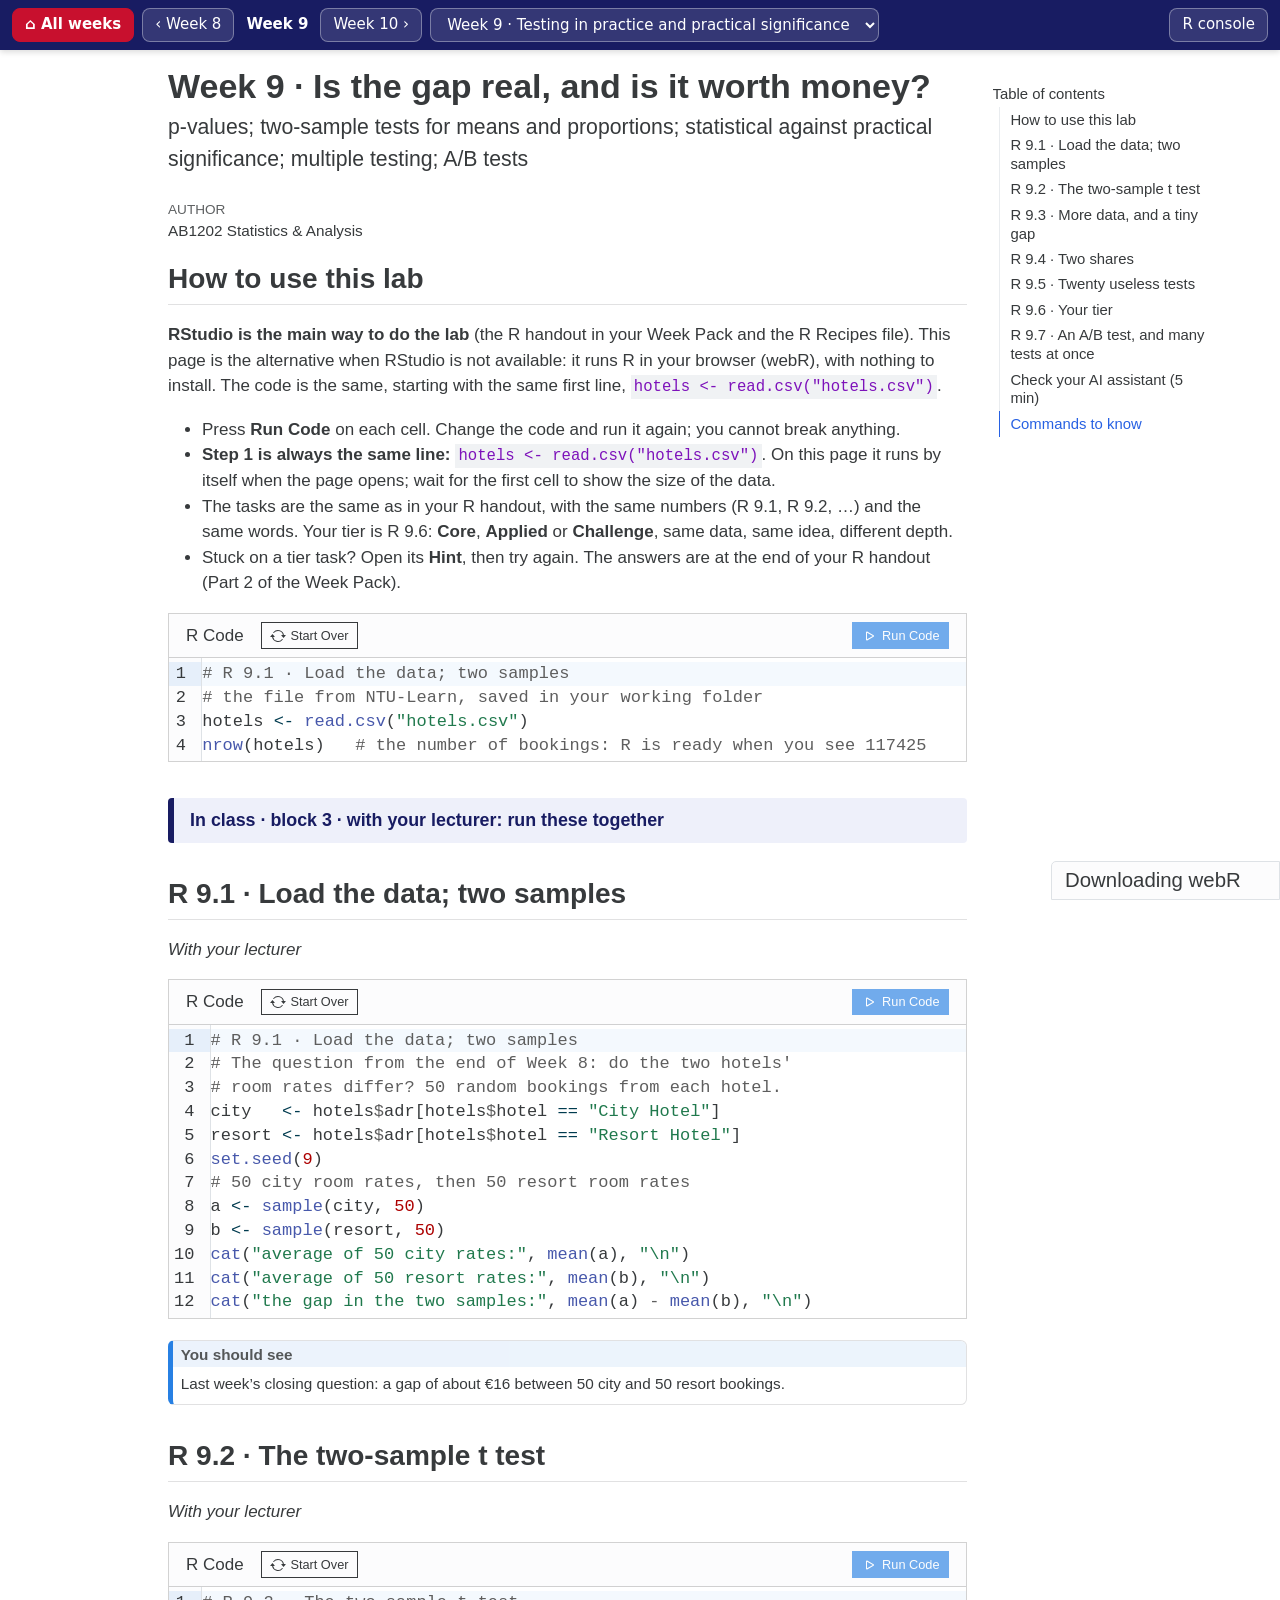
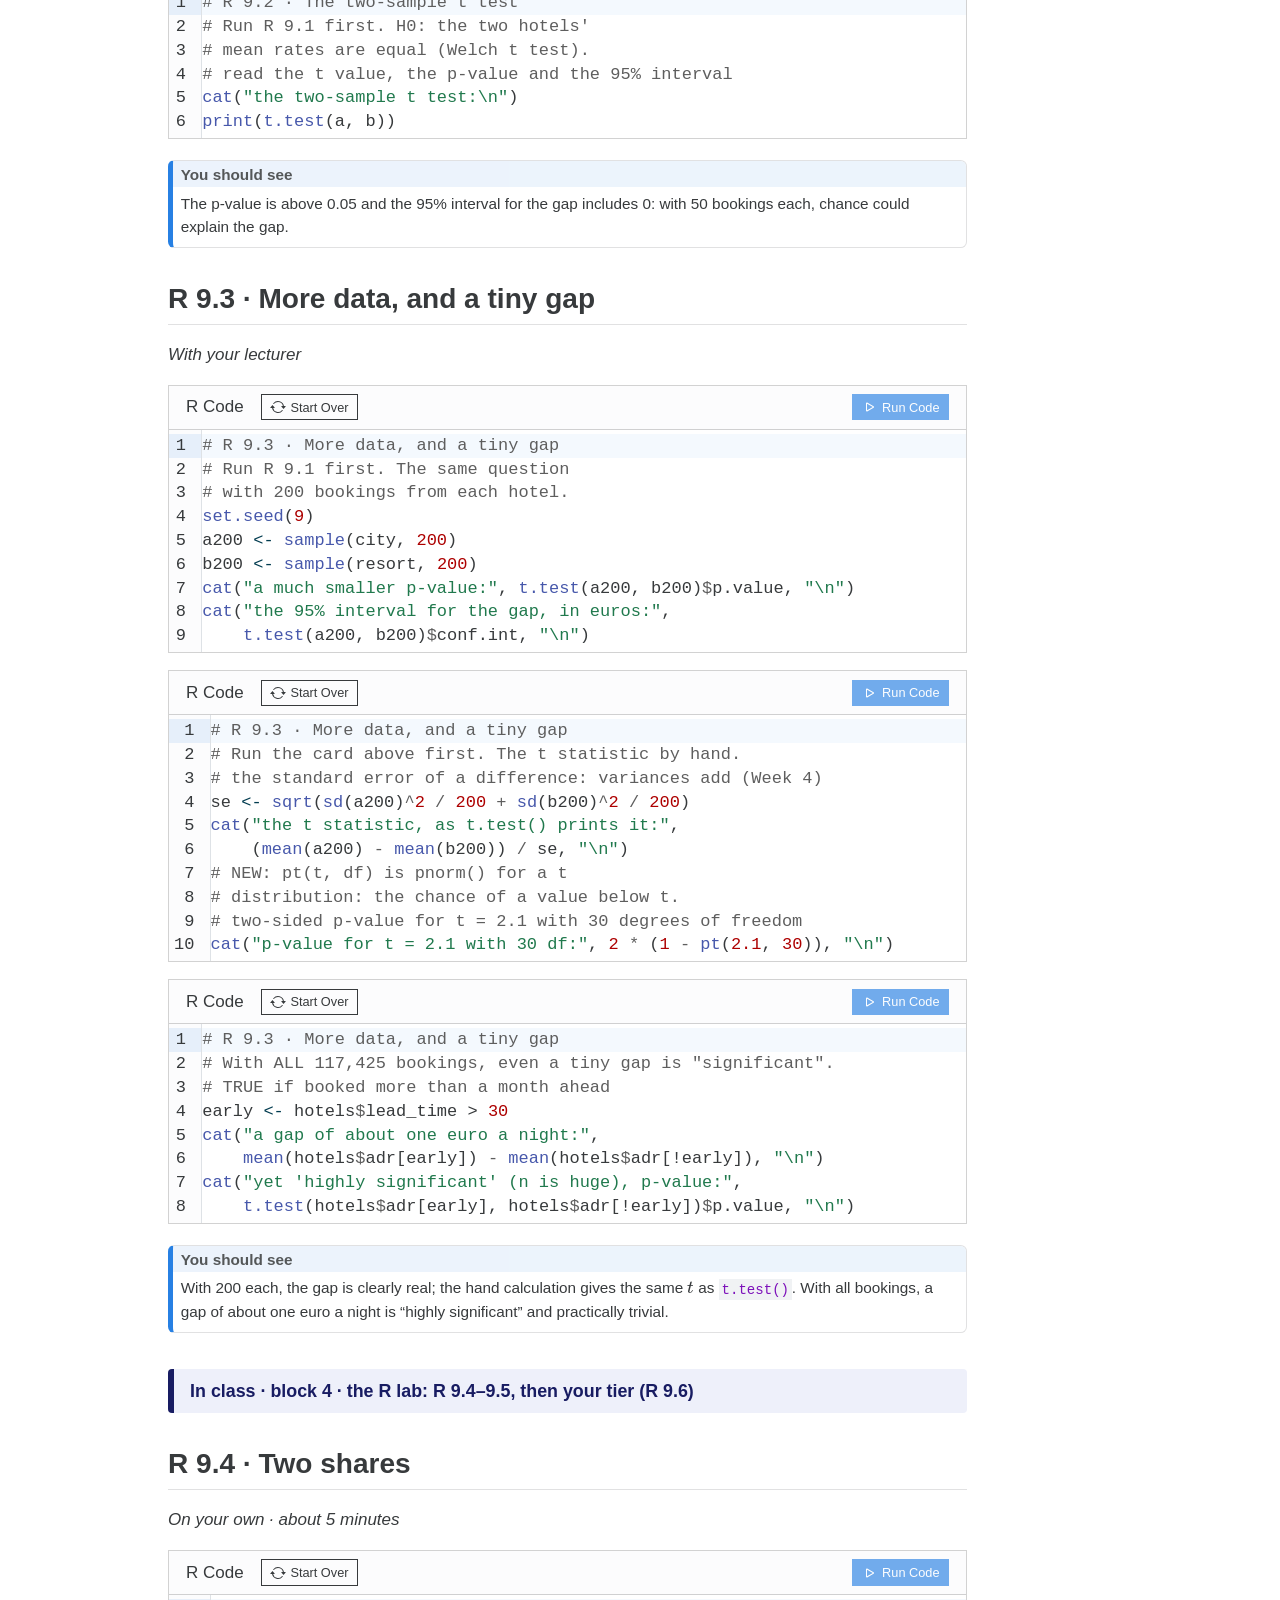
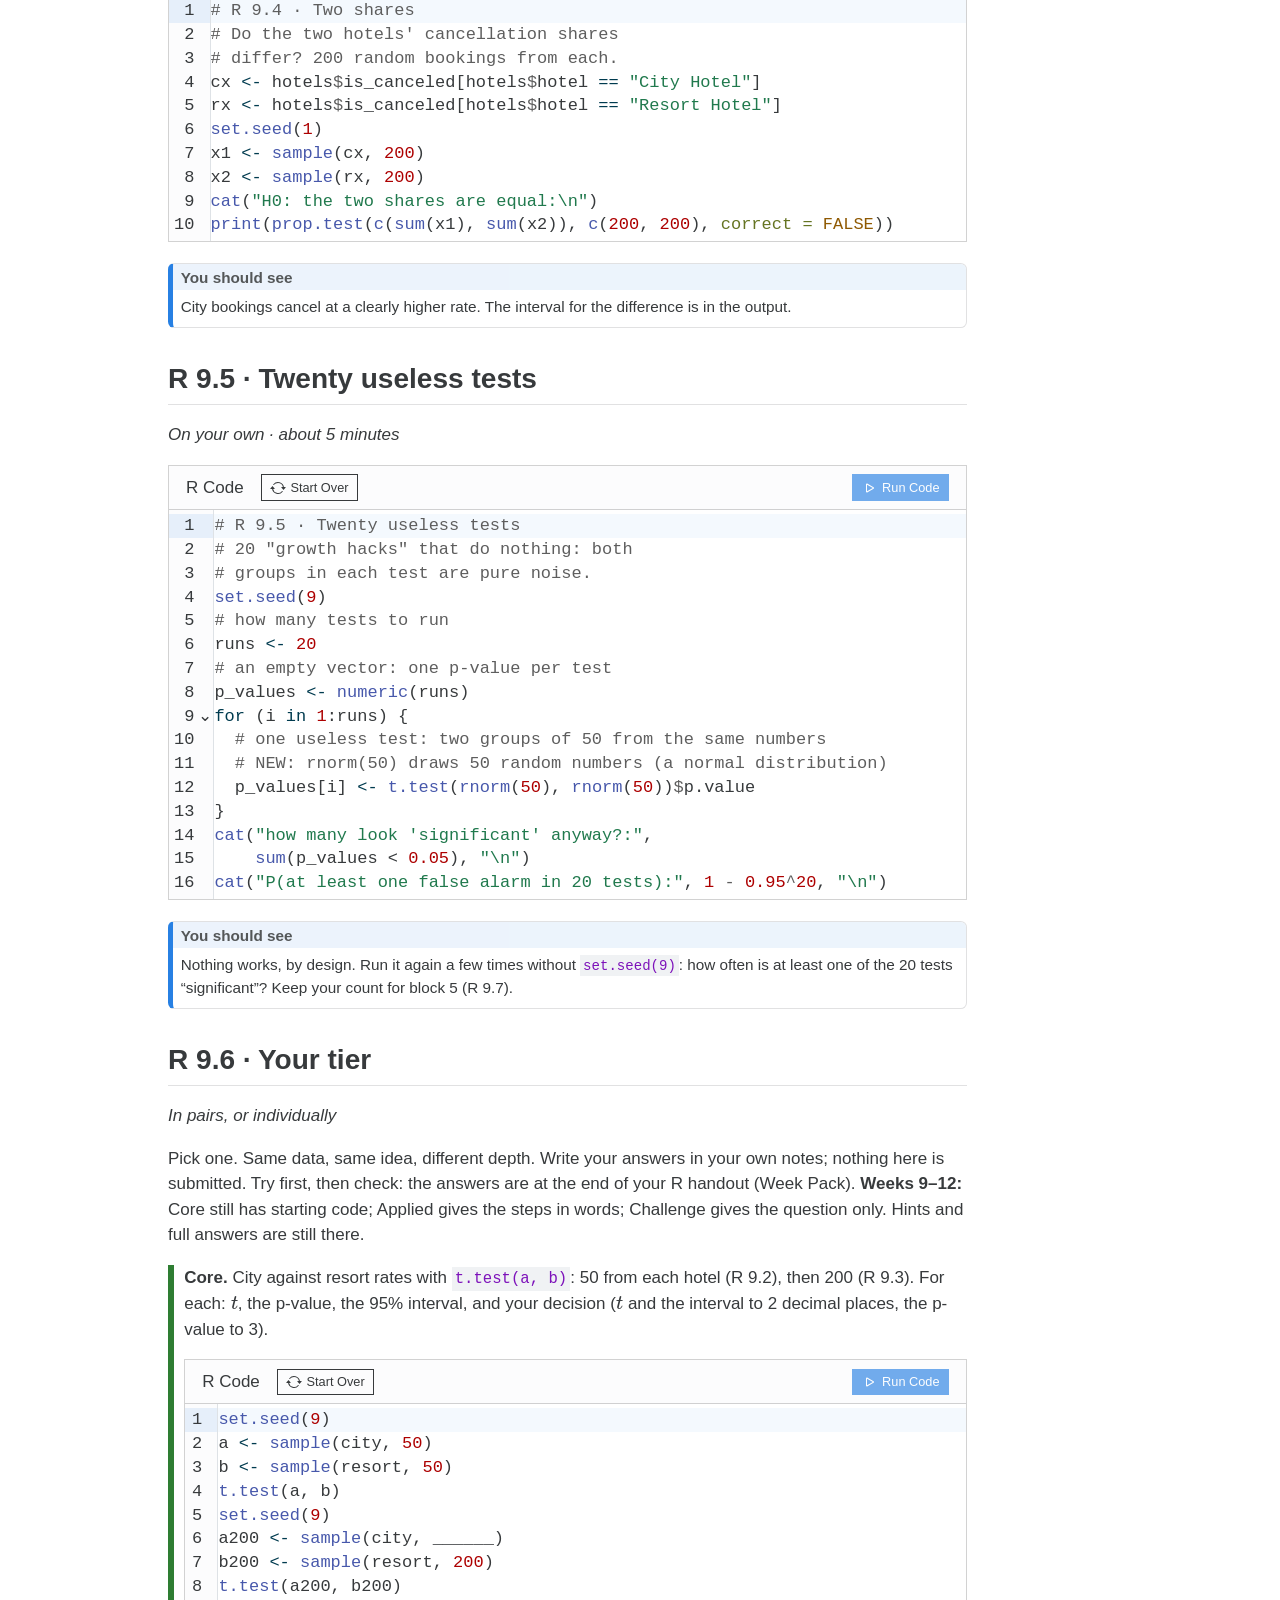
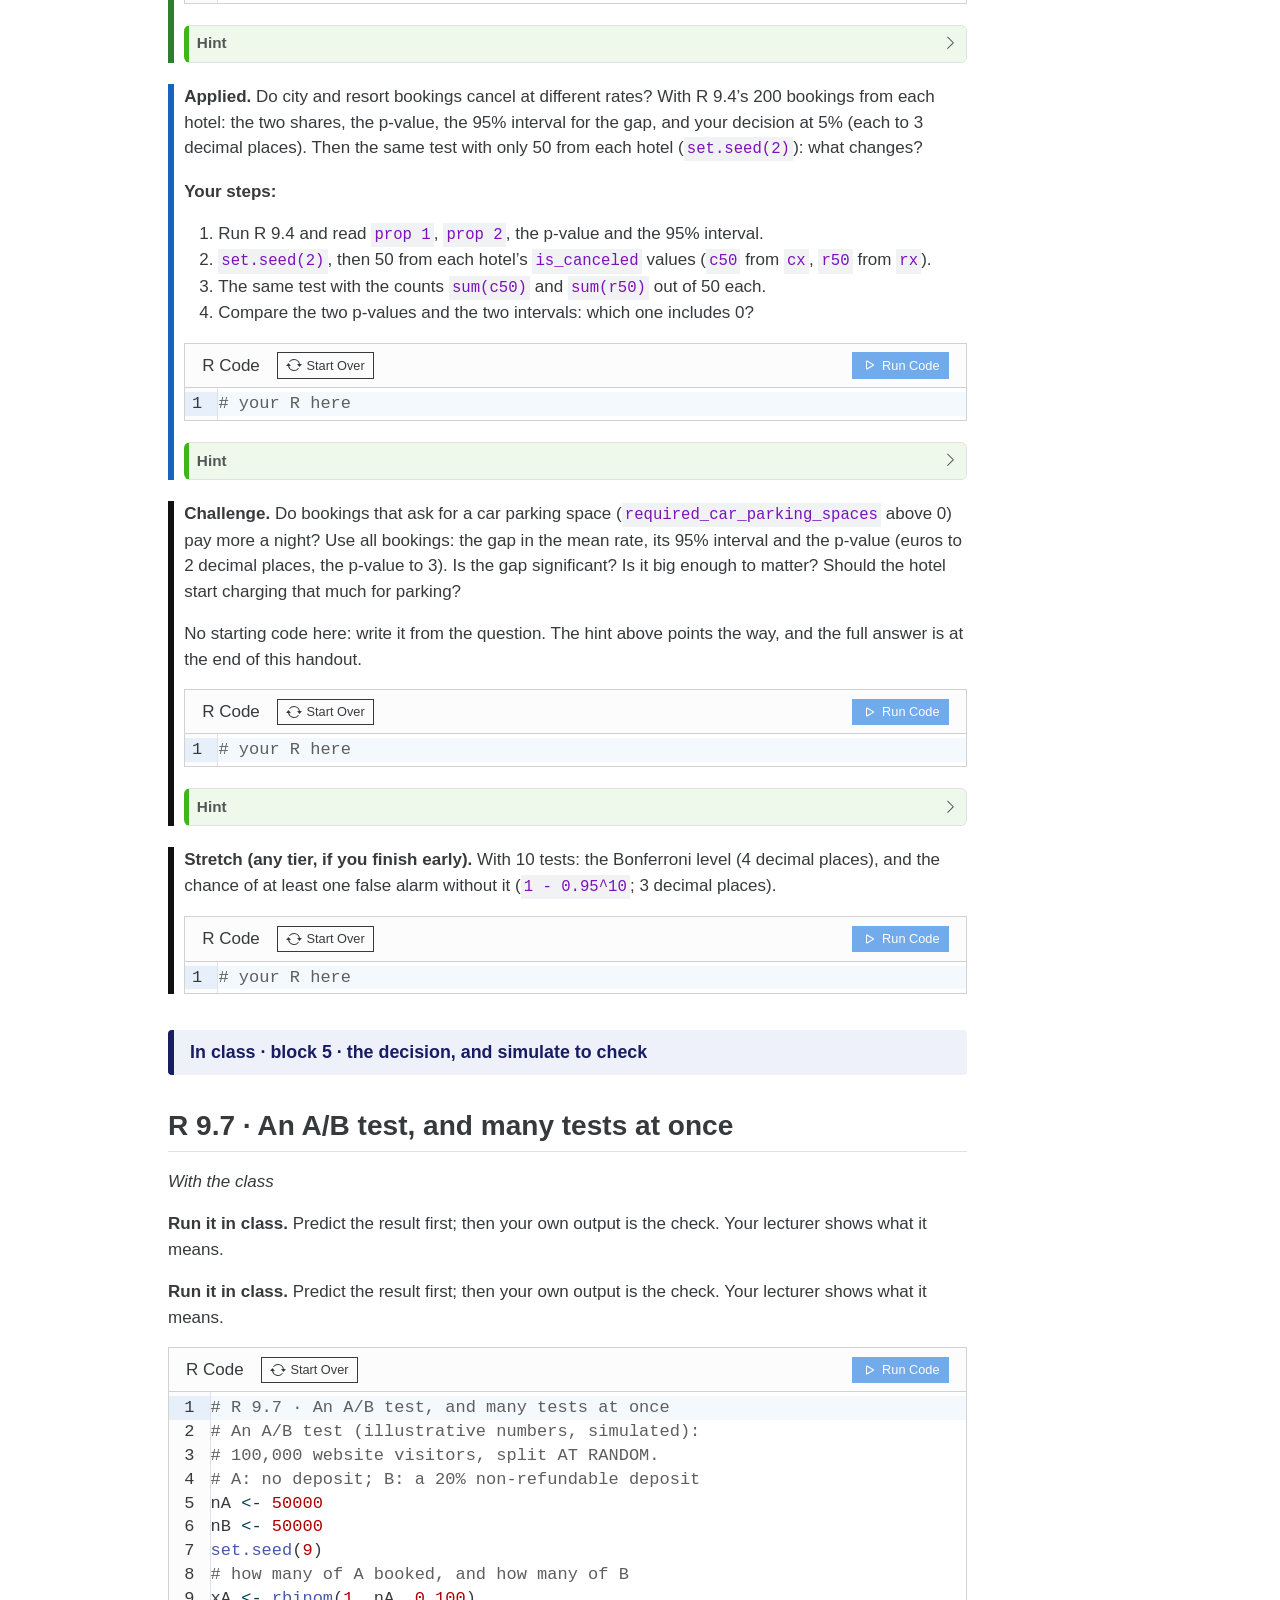
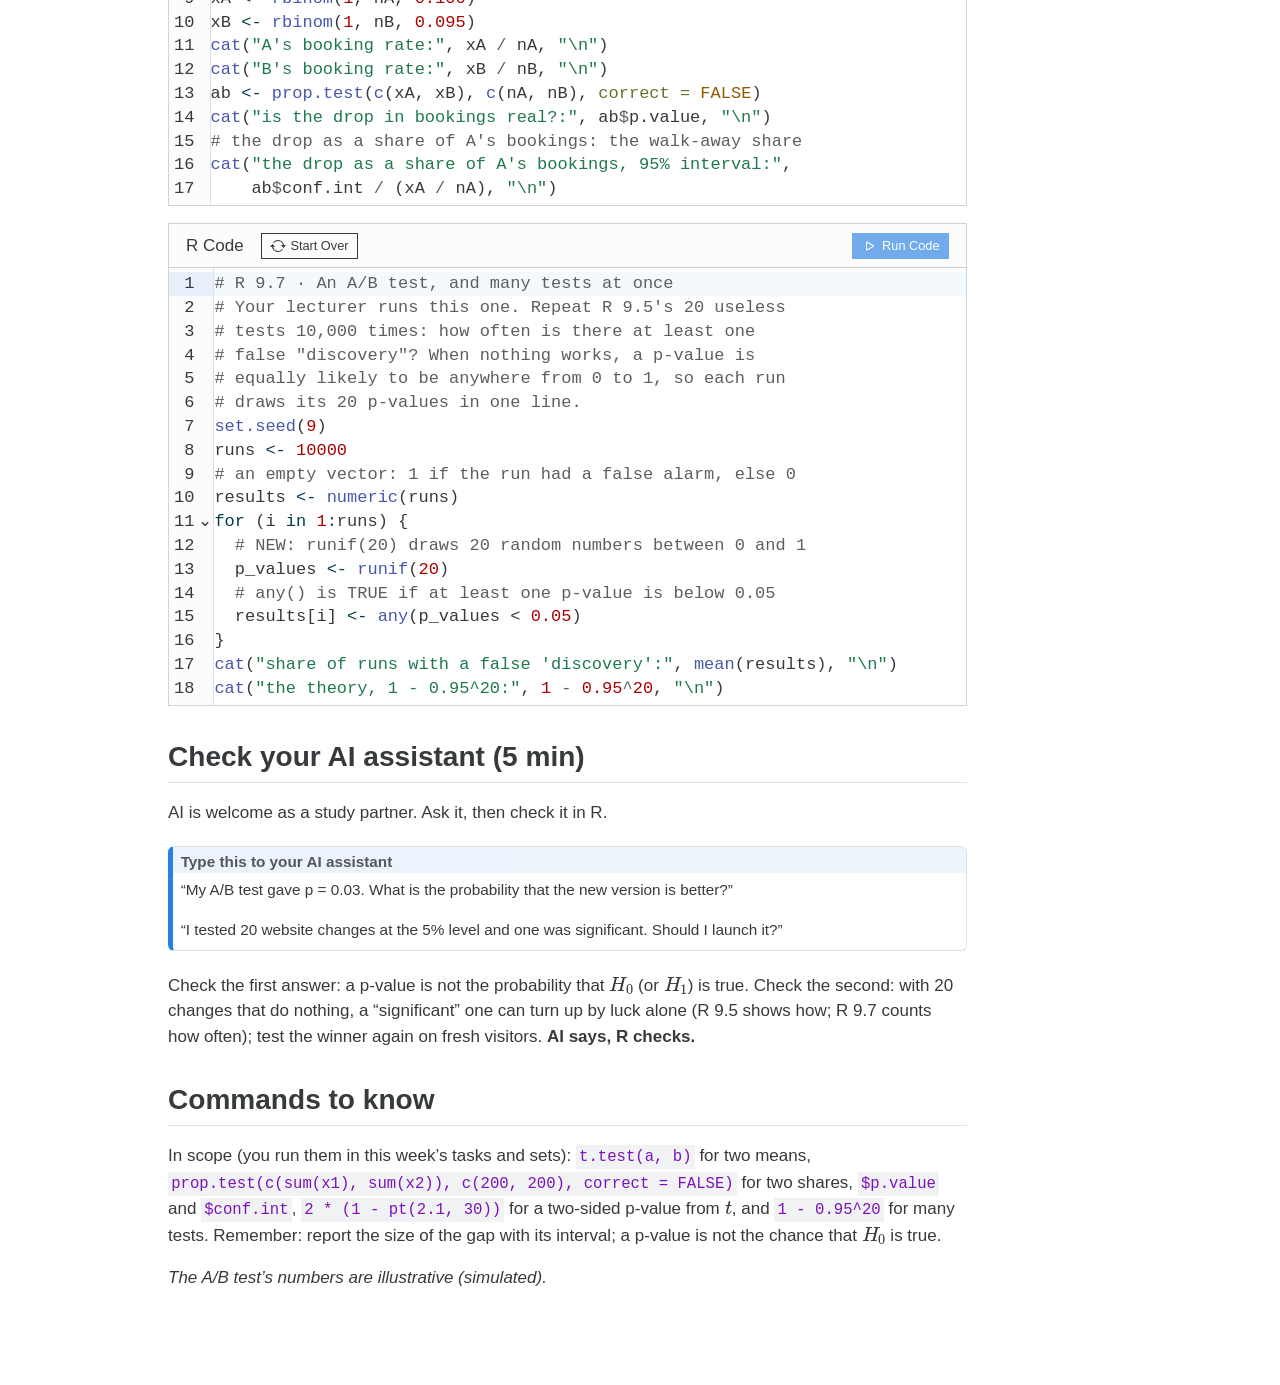
<file: w09/w09.html>
<!DOCTYPE html>
<html xmlns="http://www.w3.org/1999/xhtml" lang="en-GB" xml:lang="en-GB"><head>

<meta charset="utf-8">
<meta name="generator" content="quarto-1.9.38">

<meta name="viewport" content="width=device-width, initial-scale=1.0, user-scalable=yes">

<meta name="author" content="AB1202 Statistics &amp; Analysis">

<title>Week 9 · Is the gap real, and is it worth money?</title>
<style>
/* Default styles provided by pandoc.
** See https://pandoc.org/MANUAL.html#variables-for-html for config info.
*/
code{white-space: pre-wrap;}
span.smallcaps{font-variant: small-caps;}
div.columns{display: flex; gap: min(4vw, 1.5em);}
div.column{flex: auto; overflow-x: auto;}
div.hanging-indent{margin-left: 1.5em; text-indent: -1.5em;}
ul.task-list{list-style: none;}
ul.task-list li input[type="checkbox"] {
  width: 0.8em;
  margin: 0 0.8em 0.2em -1em; /* quarto-specific, see https://github.com/quarto-dev/quarto-cli/issues/4556 */ 
  vertical-align: middle;
}
</style>


<script src="w09_files/libs/clipboard/clipboard.min.js"></script>
<script src="w09_files/libs/quarto-html/quarto.js" type="module"></script>
<script src="w09_files/libs/quarto-html/tabsets/tabsets.js" type="module"></script>
<script src="w09_files/libs/quarto-html/popper.min.js"></script>
<script src="w09_files/libs/quarto-html/tippy.umd.min.js"></script>
<script src="w09_files/libs/quarto-html/anchor.min.js"></script>
<link href="w09_files/libs/quarto-html/tippy.css" rel="stylesheet">
<link href="w09_files/libs/quarto-html/quarto-syntax-highlighting-15634bcf2e68342d4ad2dfa704d543f6.css" rel="stylesheet" id="quarto-text-highlighting-styles">
<script src="w09_files/libs/bootstrap/bootstrap.min.js"></script>
<link href="w09_files/libs/bootstrap/bootstrap-icons.css" rel="stylesheet">
<link href="w09_files/libs/bootstrap/bootstrap-99759f1773580fd6d177836f859495f2.min.css" rel="stylesheet" append-hash="true" id="quarto-bootstrap" data-mode="light">
<script src="w09_files/libs/quarto-contrib/live-runtime/live-runtime.js" type="module"></script>
<link href="w09_files/libs/quarto-contrib/live-runtime/live-runtime.css" rel="stylesheet">
<style>
.tier-core { border-left: 6px solid #2e7d32; padding-left: .6em; }
.tier-applied { border-left: 6px solid #1565c0; padding-left: .6em; }
.tier-challenge { border-left: 6px solid #111; padding-left: .6em; }
.block-tag { font-size: .8em; color: #666; text-transform: uppercase; letter-spacing: .06em; }
.big-number { font-size: 1.6em; font-weight: 700; color: #C8102E; }
.quarto-title-meta { display: none; }   /* no stray "AUTHOR" label under the title (review, 23 Nov 2026) */
/* type sizes, as notes.css */
div.sourceCode pre code, pre code, .cell-output pre code { font-size: 13.5px; line-height: 1.45; }
p code, li code, td code { font-size: .92em; }
/* R Lab cells: a long line wraps (indented) instead of needing a sideways scroll (Sam, 25 Nov 2026) */
.cm-editor .cm-content { white-space: pre-wrap !important; word-break: break-word; overflow-wrap: anywhere; flex-shrink: 1 !important; min-width: 0 !important; width: auto !important; }
.cm-editor .cm-line { padding-left: 1.2em !important; text-indent: -1.2em; }
.cm-editor .cm-scroller { overflow-x: hidden !important; }
.phase { margin: 2em 0 .5em; padding: .55em .9em; border-left: 6px solid #181C62; background: #EEF0FA; color: #181C62; font-weight: 700; font-size: 1.05em; line-height: 1.4; border-radius: 4px; }   /* Sam, 26 Nov 2026: larger, sentence case, navy on a pale tint (contrast about 13:1); the words carry the meaning, not the colour */
.phase p { margin: 0; }
</style>
<script type="module" src="w09_files/libs/quarto-ojs/quarto-ojs-runtime.js"></script>
<link href="w09_files/libs/quarto-ojs/quarto-ojs.css" rel="stylesheet">

  <script defer="" src="../mathjax/tex-chtml-full.js" type="text/javascript"></script>

<script type="text/javascript">
const typesetMath = (el) => {
  if (window.MathJax) {
    // MathJax Typeset
    window.MathJax.typeset([el]);
  } else if (window.katex) {
    // KaTeX Render
    var mathElements = el.getElementsByClassName("math");
    var macros = [];
    for (var i = 0; i < mathElements.length; i++) {
      var texText = mathElements[i].firstChild;
      if (mathElements[i].tagName == "SPAN" && texText && texText.data) {
        window.katex.render(texText.data, mathElements[i], {
          displayMode: mathElements[i].classList.contains('display'),
          throwOnError: false,
          macros: macros,
          fleqn: false
        });
      }
    }
  }
}
window.Quarto = {
  typesetMath
};
</script>

<style id="rlab-nav-style">
html{scroll-padding-top:64px}
.rlab-nav{position:sticky;top:0;z-index:2000;background:#181C62;color:#fff;display:flex;gap:8px;align-items:center;flex-wrap:wrap;
  padding:8px 12px;font:15px/1.3 system-ui,-apple-system,"Segoe UI",Arial,sans-serif;box-shadow:0 2px 6px rgba(0,0,0,.15)}
.rlab-nav a,.rlab-nav select{color:#fff;background:rgba(255,255,255,.12);border:1px solid rgba(255,255,255,.35);border-radius:8px;
  padding:6px 12px;text-decoration:none;font:inherit}
.rlab-nav a:hover,.rlab-nav a:focus{background:rgba(255,255,255,.25);outline:none}
.rlab-nav a.home{background:#C8102E;border-color:#C8102E;font-weight:600}
.rlab-nav .here{font-weight:600;padding:0 4px}
.rlab-nav .sp{flex:1}
.rlab-nav select{max-width:100%;min-width:0;flex:0 1 auto}
.rlab-nav select option{color:#1d1d1f}
.rlab-nav a.off{opacity:.35;pointer-events:none}
#quarto-margin-sidebar,.sidebar.margin-sidebar{top:64px !important}
@media (max-width:700px){.rlab-nav .label{display:none}.rlab-nav .sp{display:none}.rlab-nav select{order:10;flex:1 1 100%;width:100%}
  .rlab-nav{gap:6px;padding:6px 8px}.rlab-nav a,.rlab-nav select{padding:5px 10px}}
</style></head>

<body class="quarto-light"><nav class="rlab-nav" aria-label="AB1202 R Lab"><a class="home" href="../index.html">⌂ All weeks</a><a href="../w08/w08.html" title="Week 8">‹ <span class="label">Week 8</span></a><span class="here">Week 9</span><a href="../w10/w10.html" title="Week 10"><span class="label">Week 10</span> ›</a><select aria-label="Go to a week" onchange="location.href=this.value"><option value="../w01/w01.html">Week 1 · Describing data and probability basics</option><option value="../w02/w02.html">Week 2 · Conditional probability and Bayes' rule</option><option value="../w03/w03.html">Week 3 · Random variables and distributions</option><option value="../w04/w04.html">Week 4 · Expected values</option><option value="../w05/w05.html">Week 5 · Bivariate distributions and correlation</option><option value="../w06/w06.html">Week 6 · Sampling and the central limit theorem</option><option value="../w07/w07.html">Week 7 · Confidence intervals and sample size</option><option value="../w08/w08.html">Week 8 · Hypothesis testing and error probabilities</option><option value="../w09/w09.html" selected>Week 9 · Testing in practice and practical significance</option><option value="../w10/w10.html">Week 10 · Regression analysis I</option><option value="../w11/w11.html">Week 11 · Regression analysis II and causation</option><option value="../w12/w12.html">Week 12 · Simulation analysis</option></select><span class="sp"></span><a href="../console/index.html">R console</a></nav>

<div id="quarto-content" class="page-columns page-rows-contents page-layout-article">
<div id="quarto-margin-sidebar" class="sidebar margin-sidebar">
  <nav id="TOC" role="doc-toc" class="toc-active">
    <h2 id="toc-title">Table of contents</h2>
   
  <ul class="collapse">
  <li><a href="#how-to-use-this-lab" id="toc-how-to-use-this-lab" class="nav-link active" data-scroll-target="#how-to-use-this-lab">How to use this lab</a></li>
  <li><a href="#r-9.1-load-the-data-two-samples-1" id="toc-r-9.1-load-the-data-two-samples-1" class="nav-link" data-scroll-target="#r-9.1-load-the-data-two-samples-1">R 9.1 · Load the data; two samples</a></li>
  <li><a href="#r-9.2-the-two-sample-t-test-1" id="toc-r-9.2-the-two-sample-t-test-1" class="nav-link" data-scroll-target="#r-9.2-the-two-sample-t-test-1">R 9.2 · The two-sample t test</a></li>
  <li><a href="#r-9.3-more-data-and-a-tiny-gap-1" id="toc-r-9.3-more-data-and-a-tiny-gap-1" class="nav-link" data-scroll-target="#r-9.3-more-data-and-a-tiny-gap-1">R 9.3 · More data, and a tiny gap</a></li>
  <li><a href="#r-9.4-two-shares" id="toc-r-9.4-two-shares" class="nav-link" data-scroll-target="#r-9.4-two-shares">R 9.4 · Two shares</a></li>
  <li><a href="#r-9.5-twenty-useless-tests" id="toc-r-9.5-twenty-useless-tests" class="nav-link" data-scroll-target="#r-9.5-twenty-useless-tests">R 9.5 · Twenty useless tests</a></li>
  <li><a href="#r-9.6-your-tier-1" id="toc-r-9.6-your-tier-1" class="nav-link" data-scroll-target="#r-9.6-your-tier-1">R 9.6 · Your tier</a></li>
  <li><a href="#r-9.7-an-ab-test-and-many-tests-at-once-1" id="toc-r-9.7-an-ab-test-and-many-tests-at-once-1" class="nav-link" data-scroll-target="#r-9.7-an-ab-test-and-many-tests-at-once-1">R 9.7 · An A/B test, and many tests at once</a></li>
  <li><a href="#check-your-ai-assistant-5-min" id="toc-check-your-ai-assistant-5-min" class="nav-link" data-scroll-target="#check-your-ai-assistant-5-min">Check your AI assistant (5 min)</a></li>
  <li><a href="#commands-to-know" id="toc-commands-to-know" class="nav-link" data-scroll-target="#commands-to-know">Commands to know</a></li>
  </ul>
</nav>
</div>
<main class="content" id="quarto-document-content">

<header id="title-block-header" class="quarto-title-block default">
<div class="quarto-title">
<h1 class="title">Week 9 · Is the gap real, and is it worth money?</h1>
<p class="subtitle lead">p-values; two-sample tests for means and proportions; statistical against practical significance; multiple testing; A/B tests</p>
</div>



<div class="quarto-title-meta">

    <div>
    <div class="quarto-title-meta-heading">Author</div>
    <div class="quarto-title-meta-contents">
             <p>AB1202 Statistics &amp; Analysis </p>
          </div>
  </div>
    
  
    
  </div>
  


</header>


<section id="how-to-use-this-lab" class="level2">
<h2 class="anchored" data-anchor-id="how-to-use-this-lab">How to use this lab</h2>
<p><strong>RStudio is the main way to do the lab</strong> (the R handout in your Week Pack and the R Recipes file). This page is the alternative when RStudio is not available: it runs R in your browser (webR), with nothing to install. The code is the same, starting with the same first line, <code>hotels &lt;- read.csv("hotels.csv")</code>.</p>
<ul>
<li>Press <strong>Run Code</strong> on each cell. Change the code and run it again; you cannot break anything.</li>
<li><strong>Step 1 is always the same line:</strong> <code>hotels &lt;- read.csv("hotels.csv")</code>. On this page it runs by itself when the page opens; wait for the first cell to show the size of the data.</li>
<li>The tasks are the same as in your R handout, with the same numbers (R 9.1, R 9.2, …) and the same words. Your tier is R 9.6: <strong>Core</strong>, <strong>Applied</strong> or <strong>Challenge</strong>, same data, same idea, different depth.</li>
<li>Stuck on a tier task? Open its <strong>Hint</strong>, then try again. The answers are at the end of your R handout (Part 2 of the Week Pack).</li>
</ul>
<div>
<div id="webr-1" class="exercise-cell">

</div>
<script type="webr-1-contents">
[base64]
</script>
</div>
<div>
<div id="webr-2" class="exercise-cell">

</div>
<script type="webr-2-contents">
[base64]
</script>
</div>
<div class="phase">
<p>In class · block 3 · with your lecturer: run these together</p>
</div>
</section>
<section id="r-9.1-load-the-data-two-samples-1" class="level2">
<h2 class="anchored" data-anchor-id="r-9.1-load-the-data-two-samples-1">R 9.1 · Load the data; two samples</h2>
<p><em>With your lecturer</em></p>
<div>
<div id="webr-3" class="exercise-cell">

</div>
<script type="webr-3-contents">
[base64]
</script>
</div>
<div class="callout callout-style-default callout-note no-icon callout-titled" title="You should see">
<div class="callout-header d-flex align-content-center">
<div class="callout-icon-container">
<i class="callout-icon no-icon"></i>
</div>
<div class="callout-title-container flex-fill">
<span class="screen-reader-only">Note</span>You should see
</div>
</div>
<div class="callout-body-container callout-body">
<p>Last week’s closing question: a gap of about €16 between 50 city and 50 resort bookings.</p>
</div>
</div>
</section>
<section id="r-9.2-the-two-sample-t-test-1" class="level2">
<h2 class="anchored" data-anchor-id="r-9.2-the-two-sample-t-test-1">R 9.2 · The two-sample t test</h2>
<p><em>With your lecturer</em></p>
<div>
<div id="webr-4" class="exercise-cell">

</div>
<script type="webr-4-contents">
[base64]
</script>
</div>
<div class="callout callout-style-default callout-note no-icon callout-titled" title="You should see">
<div class="callout-header d-flex align-content-center">
<div class="callout-icon-container">
<i class="callout-icon no-icon"></i>
</div>
<div class="callout-title-container flex-fill">
<span class="screen-reader-only">Note</span>You should see
</div>
</div>
<div class="callout-body-container callout-body">
<p>The p-value is above 0.05 and the 95% interval for the gap includes 0: with 50 bookings each, chance could explain the gap.</p>
</div>
</div>
</section>
<section id="r-9.3-more-data-and-a-tiny-gap-1" class="level2">
<h2 class="anchored" data-anchor-id="r-9.3-more-data-and-a-tiny-gap-1">R 9.3 · More data, and a tiny gap</h2>
<p><em>With your lecturer</em></p>
<div>
<div id="webr-5" class="exercise-cell">

</div>
<script type="webr-5-contents">
[base64]
</script>
</div>
<div>
<div id="webr-6" class="exercise-cell">

</div>
<script type="webr-6-contents">
[base64]
</script>
</div>
<div>
<div id="webr-7" class="exercise-cell">

</div>
<script type="webr-7-contents">
[base64]
</script>
</div>
<div class="callout callout-style-default callout-note no-icon callout-titled" title="You should see">
<div class="callout-header d-flex align-content-center">
<div class="callout-icon-container">
<i class="callout-icon no-icon"></i>
</div>
<div class="callout-title-container flex-fill">
<span class="screen-reader-only">Note</span>You should see
</div>
</div>
<div class="callout-body-container callout-body">
<p>With 200 each, the gap is clearly real; the hand calculation gives the same <span class="math inline">\(t\)</span> as <code>t.test()</code>. With all bookings, a gap of about one euro a night is “highly significant” and practically trivial.</p>
</div>
</div>
<div class="phase">
<p>In class · block 4 · the R lab: R 9.4–9.5, then your tier (R 9.6)</p>
</div>
</section>
<section id="r-9.4-two-shares" class="level2">
<h2 class="anchored" data-anchor-id="r-9.4-two-shares">R 9.4 · Two shares</h2>
<p><em>On your own · about 5 minutes</em></p>
<div>
<div id="webr-8" class="exercise-cell">

</div>
<script type="webr-8-contents">
[base64]
</script>
</div>
<div class="callout callout-style-default callout-note no-icon callout-titled" title="You should see">
<div class="callout-header d-flex align-content-center">
<div class="callout-icon-container">
<i class="callout-icon no-icon"></i>
</div>
<div class="callout-title-container flex-fill">
<span class="screen-reader-only">Note</span>You should see
</div>
</div>
<div class="callout-body-container callout-body">
<p>City bookings cancel at a clearly higher rate. The interval for the difference is in the output.</p>
</div>
</div>
</section>
<section id="r-9.5-twenty-useless-tests" class="level2">
<h2 class="anchored" data-anchor-id="r-9.5-twenty-useless-tests">R 9.5 · Twenty useless tests</h2>
<p><em>On your own · about 5 minutes</em></p>
<div>
<div id="webr-9" class="exercise-cell">

</div>
<script type="webr-9-contents">
[base64]
</script>
</div>
<div class="callout callout-style-default callout-note no-icon callout-titled" title="You should see">
<div class="callout-header d-flex align-content-center">
<div class="callout-icon-container">
<i class="callout-icon no-icon"></i>
</div>
<div class="callout-title-container flex-fill">
<span class="screen-reader-only">Note</span>You should see
</div>
</div>
<div class="callout-body-container callout-body">
<p>Nothing works, by design. Run it again a few times without <code>set.seed(9)</code>: how often is at least one of the 20 tests “significant”? Keep your count for block 5 (R 9.7).</p>
</div>
</div>
</section>
<section id="r-9.6-your-tier-1" class="level2">
<h2 class="anchored" data-anchor-id="r-9.6-your-tier-1">R 9.6 · Your tier</h2>
<p><em>In pairs, or individually</em></p>
<p>Pick one. Same data, same idea, different depth. Write your answers in your own notes; nothing here is submitted. Try first, then check: the answers are at the end of your R handout (Week Pack). <strong>Weeks 9–12:</strong> Core still has starting code; Applied gives the steps in words; Challenge gives the question only. Hints and full answers are still there.</p>
<div class="tier-core">
<p><strong>Core.</strong> City against resort rates with <code>t.test(a, b)</code>: 50 from each hotel (R 9.2), then 200 (R 9.3). For each: <span class="math inline">\(t\)</span>, the p-value, the 95% interval, and your decision (<span class="math inline">\(t\)</span> and the interval to 2 decimal places, the p-value to 3).</p>
<div>
<div id="webr-10" class="exercise-cell">

</div>
<script type="webr-10-contents">
[base64]
</script>
</div>
<div class="callout callout-style-default callout-tip no-icon callout-titled" title="Hint">
<div class="callout-header d-flex align-content-center collapsed" data-bs-toggle="collapse" data-bs-target=".callout-6-contents" aria-controls="callout-6" aria-expanded="false" aria-label="Toggle callout">
<div class="callout-icon-container">
<i class="callout-icon no-icon"></i>
</div>
<div class="callout-title-container flex-fill">
<span class="screen-reader-only">Tip</span>Hint
</div>
<div class="callout-btn-toggle d-inline-block border-0 py-1 ps-1 pe-0 float-end"><i class="callout-toggle"></i></div>
</div>
<div id="callout-6" class="callout-6-contents callout-collapse collapse">
<div class="callout-body-container callout-body">
<p>the interval is <code>t.test(a, b)$conf.int</code>. If it includes 0, the test does not reject at 5%.</p>
</div>
</div>
</div>
</div>
<div class="tier-applied">
<p><strong>Applied.</strong> Do city and resort bookings cancel at different rates? With R 9.4’s 200 bookings from each hotel: the two shares, the p-value, the 95% interval for the gap, and your decision at 5% (each to 3 decimal places). Then the same test with only 50 from each hotel (<code>set.seed(2)</code>): what changes?</p>
<p><strong>Your steps:</strong></p>
<ol type="1">
<li>Run R 9.4 and read <code>prop 1</code>, <code>prop 2</code>, the p-value and the 95% interval.</li>
<li><code>set.seed(2)</code>, then 50 from each hotel’s <code>is_canceled</code> values (<code>c50</code> from <code>cx</code>, <code>r50</code> from <code>rx</code>).</li>
<li>The same test with the counts <code>sum(c50)</code> and <code>sum(r50)</code> out of 50 each.</li>
<li>Compare the two p-values and the two intervals: which one includes 0?</li>
</ol>
<div>
<div id="webr-11" class="exercise-cell">

</div>
<script type="webr-11-contents">
eyJhdHRyIjp7ImVkaXQiOnRydWUsImV2YWwiOnRydWV9LCJjb2RlIjoiIyB5b3VyIFIgaGVyZSJ9
</script>
</div>
<div class="callout callout-style-default callout-tip no-icon callout-titled" title="Hint">
<div class="callout-header d-flex align-content-center collapsed" data-bs-toggle="collapse" data-bs-target=".callout-7-contents" aria-controls="callout-7" aria-expanded="false" aria-label="Toggle callout">
<div class="callout-icon-container">
<i class="callout-icon no-icon"></i>
</div>
<div class="callout-title-container flex-fill">
<span class="screen-reader-only">Tip</span>Hint
</div>
<div class="callout-btn-toggle d-inline-block border-0 py-1 ps-1 pe-0 float-end"><i class="callout-toggle"></i></div>
</div>
<div id="callout-7" class="callout-7-contents callout-collapse collapse">
<div class="callout-body-container callout-body">
<p><code>prop.test()</code> takes the two counts, then the two sample sizes: <code>prop.test(c(sum(c50), sum(r50)), c(50, 50), correct = FALSE)</code>.</p>
</div>
</div>
</div>
</div>
<div class="tier-challenge">
<p><strong>Challenge.</strong> Do bookings that ask for a car parking space (<code>required_car_parking_spaces</code> above 0) pay more a night? Use all bookings: the gap in the mean rate, its 95% interval and the p-value (euros to 2 decimal places, the p-value to 3). Is the gap significant? Is it big enough to matter? Should the hotel start charging that much for parking?</p>
<p>No starting code here: write it from the question. The hint above points the way, and the full answer is at the end of this handout.</p>
<div>
<div id="webr-12" class="exercise-cell">

</div>
<script type="webr-12-contents">
eyJhdHRyIjp7ImVkaXQiOnRydWUsImV2YWwiOnRydWV9LCJjb2RlIjoiIyB5b3VyIFIgaGVyZSJ9
</script>
</div>
<div class="callout callout-style-default callout-tip no-icon callout-titled" title="Hint">
<div class="callout-header d-flex align-content-center collapsed" data-bs-toggle="collapse" data-bs-target=".callout-8-contents" aria-controls="callout-8" aria-expanded="false" aria-label="Toggle callout">
<div class="callout-icon-container">
<i class="callout-icon no-icon"></i>
</div>
<div class="callout-title-container flex-fill">
<span class="screen-reader-only">Tip</span>Hint
</div>
<div class="callout-btn-toggle d-inline-block border-0 py-1 ps-1 pe-0 float-end"><i class="callout-toggle"></i></div>
</div>
<div id="callout-8" class="callout-8-contents callout-collapse collapse">
<div class="callout-body-container callout-body">
<p>make a TRUE/FALSE column for “asked for parking”, then work as in R 9.3’s last lines (<code>hotels$adr[park]</code> against <code>hotels$adr[!park]</code>). Before you decide, check which hotel the parking bookings come from.</p>
</div>
</div>
</div>
</div>
<div class="tier-challenge">
<p><strong>Stretch (any tier, if you finish early).</strong> With 10 tests: the Bonferroni level (4 decimal places), and the chance of at least one false alarm without it (<code>1 - 0.95^10</code>; 3 decimal places).</p>
<div>
<div id="webr-13" class="exercise-cell">

</div>
<script type="webr-13-contents">
eyJhdHRyIjp7ImVkaXQiOnRydWUsImV2YWwiOnRydWV9LCJjb2RlIjoiIyB5b3VyIFIgaGVyZSJ9
</script>
</div>
</div>
<div class="phase">
<p>In class · block 5 · the decision, and simulate to check</p>
</div>
</section>
<section id="r-9.7-an-ab-test-and-many-tests-at-once-1" class="level2">
<h2 class="anchored" data-anchor-id="r-9.7-an-ab-test-and-many-tests-at-once-1">R 9.7 · An A/B test, and many tests at once</h2>
<p><em>With the class</em></p>
<p><strong>Run it in class.</strong> Predict the result first; then your own output is the check. Your lecturer shows what it means.</p>
<p><strong>Run it in class.</strong> Predict the result first; then your own output is the check. Your lecturer shows what it means.</p>
<div>
<div id="webr-14" class="exercise-cell">

</div>
<script type="webr-14-contents">
[base64]
</script>
</div>
<div>
<div id="webr-15" class="exercise-cell">

</div>
<script type="webr-15-contents">
[base64]/[base64]
</script>
</div>
</section>
<section id="check-your-ai-assistant-5-min" class="level2">
<h2 class="anchored" data-anchor-id="check-your-ai-assistant-5-min">Check your AI assistant (5 min)</h2>
<p>AI is welcome as a study partner. Ask it, then check it in R.</p>
<div class="callout callout-style-default callout-note no-icon callout-titled" title="Type this to your AI assistant">
<div class="callout-header d-flex align-content-center">
<div class="callout-icon-container">
<i class="callout-icon no-icon"></i>
</div>
<div class="callout-title-container flex-fill">
<span class="screen-reader-only">Note</span>Type this to your AI assistant
</div>
</div>
<div class="callout-body-container callout-body">
<p>“My A/B test gave p = 0.03. What is the probability that the new version is better?”</p>
<p>“I tested 20 website changes at the 5% level and one was significant. Should I launch it?”</p>
</div>
</div>
<p>Check the first answer: a p-value is not the probability that <span class="math inline">\(H_0\)</span> (or <span class="math inline">\(H_1\)</span>) is true. Check the second: with 20 changes that do nothing, a “significant” one can turn up by luck alone (R 9.5 shows how; R 9.7 counts how often); test the winner again on fresh visitors. <strong>AI says, R checks.</strong></p>
</section>
<section id="commands-to-know" class="level2">
<h2 class="anchored" data-anchor-id="commands-to-know">Commands to know</h2>
<p>In scope (you run them in this week’s tasks and sets): <code>t.test(a, b)</code> for two means, <code>prop.test(c(sum(x1), sum(x2)), c(200, 200), correct = FALSE)</code> for two shares, <code>$p.value</code> and <code>$conf.int</code>, <code>2 * (1 - pt(2.1, 30))</code> for a two-sided p-value from <span class="math inline">\(t\)</span>, and <code>1 - 0.95^20</code> for many tests. Remember: report the size of the gap with its interval; a p-value is not the chance that <span class="math inline">\(H_0\)</span> is true.</p>
<p><em>The A/B test’s numbers are illustrative (simulated).</em></p>
<script type="webr-data">
eyJvcHRpb25zIjp7ImJhc2VVcmwiOiIuLi93ZWJyLyJ9LCJwYWNrYWdlcyI6eyJwa2dzIjpbImV2YWx1YXRlIiwia25pdHIiLCJodG1sdG9vbHMiXSwicmVwb3MiOlsiLi4vd2Vici1yZXBvIl19LCJyZW5kZXJfZGYiOiJkZWZhdWx0In0=
</script>
<script type="ojs-module-contents">
[base64]
</script>
<div id="exercise-loading-indicator" class="exercise-loading-indicator d-none d-flex align-items-center gap-2">
<div id="exercise-loading-status" class="d-flex gap-2">

</div>
<div class="spinner-grow spinner-grow-sm">

</div>
</div>
<script type="vfs-file">
WyJob3RlbHMuY3N2Lmd6Il0=
</script>
</section>

</main>
<!-- /main column -->
<script type="ojs-module-contents">
eyJjb250ZW50cyI6W119
</script>
<script type="module">
if (window.location.protocol === "file:") { alert("The OJS runtime does not work with file:// URLs. Please use a web server to view this document."); }
window._ojs.paths.runtimeToDoc = "../../..";
window._ojs.paths.runtimeToRoot = "../../../..";
window._ojs.paths.docToRoot = "..";
window._ojs.selfContained = false;
window._ojs.runtime.interpretFromScriptTags();
</script>
<script id="quarto-html-after-body" type="application/javascript">
  window.document.addEventListener("DOMContentLoaded", function (event) {
    const icon = "";
    const anchorJS = new window.AnchorJS();
    anchorJS.options = {
      placement: 'right',
      icon: icon
    };
    anchorJS.add('.anchored');
    const isCodeAnnotation = (el) => {
      for (const clz of el.classList) {
        if (clz.startsWith('code-annotation-')) {                     
          return true;
        }
      }
      return false;
    }
    const onCopySuccess = function(e) {
      // button target
      const button = e.trigger;
      // don't keep focus
      button.blur();
      // flash "checked"
      button.classList.add('code-copy-button-checked');
      var currentTitle = button.getAttribute("title");
      button.setAttribute("title", "Copied!");
      let tooltip;
      if (window.bootstrap) {
        button.setAttribute("data-bs-toggle", "tooltip");
        button.setAttribute("data-bs-placement", "left");
        button.setAttribute("data-bs-title", "Copied!");
        tooltip = new bootstrap.Tooltip(button, 
          { trigger: "manual", 
            customClass: "code-copy-button-tooltip",
            offset: [0, -8]});
        tooltip.show();    
      }
      setTimeout(function() {
        if (tooltip) {
          tooltip.hide();
          button.removeAttribute("data-bs-title");
          button.removeAttribute("data-bs-toggle");
          button.removeAttribute("data-bs-placement");
        }
        button.setAttribute("title", currentTitle);
        button.classList.remove('code-copy-button-checked');
      }, 1000);
      // clear code selection
      e.clearSelection();
    }
    const getTextToCopy = function(trigger) {
      const outerScaffold = trigger.parentElement.cloneNode(true);
      const codeEl = outerScaffold.querySelector('code');
      for (const childEl of codeEl.children) {
        if (isCodeAnnotation(childEl)) {
          childEl.remove();
        }
      }
      return codeEl.innerText;
    }
    const clipboard = new window.ClipboardJS('.code-copy-button:not([data-in-quarto-modal])', {
      text: getTextToCopy
    });
    clipboard.on('success', onCopySuccess);
    if (window.document.getElementById('quarto-embedded-source-code-modal')) {
      const clipboardModal = new window.ClipboardJS('.code-copy-button[data-in-quarto-modal]', {
        text: getTextToCopy,
        container: window.document.getElementById('quarto-embedded-source-code-modal')
      });
      clipboardModal.on('success', onCopySuccess);
    }
      var localhostRegex = new RegExp(/^(?:http|https):\/\/localhost\:?[0-9]*\//);
      var mailtoRegex = new RegExp(/^mailto:/);
        var filterRegex = new RegExp('/' + window.location.host + '/');
      var isInternal = (href) => {
          return filterRegex.test(href) || localhostRegex.test(href) || mailtoRegex.test(href);
      }
      // Inspect non-navigation links and adorn them if external
     var links = window.document.querySelectorAll('a[href]:not(.nav-link):not(.navbar-brand):not(.toc-action):not(.sidebar-link):not(.sidebar-item-toggle):not(.pagination-link):not(.no-external):not([aria-hidden]):not(.dropdown-item):not(.quarto-navigation-tool):not(.about-link)');
      for (var i=0; i<links.length; i++) {
        const link = links[i];
        if (!isInternal(link.href)) {
          // undo the damage that might have been done by quarto-nav.js in the case of
          // links that we want to consider external
          if (link.dataset.originalHref !== undefined) {
            link.href = link.dataset.originalHref;
          }
        }
      }
    function tippyHover(el, contentFn, onTriggerFn, onUntriggerFn) {
      const config = {
        allowHTML: true,
        maxWidth: 500,
        delay: 100,
        arrow: false,
        appendTo: function(el) {
            return el.parentElement;
        },
        interactive: true,
        interactiveBorder: 10,
        theme: 'quarto',
        placement: 'bottom-start',
      };
      if (contentFn) {
        config.content = contentFn;
      }
      if (onTriggerFn) {
        config.onTrigger = onTriggerFn;
      }
      if (onUntriggerFn) {
        config.onUntrigger = onUntriggerFn;
      }
      window.tippy(el, config); 
    }
    const noterefs = window.document.querySelectorAll('a[role="doc-noteref"]');
    for (var i=0; i<noterefs.length; i++) {
      const ref = noterefs[i];
      tippyHover(ref, function() {
        // use id or data attribute instead here
        let href = ref.getAttribute('data-footnote-href') || ref.getAttribute('href');
        try { href = new URL(href).hash; } catch {}
        const id = href.replace(/^#\/?/, "");
        const note = window.document.getElementById(id);
        if (note) {
          return note.innerHTML;
        } else {
          return "";
        }
      });
    }
    const xrefs = window.document.querySelectorAll('a.quarto-xref');
    const processXRef = (id, note) => {
      // Strip column container classes
      const stripColumnClz = (el) => {
        el.classList.remove("page-full", "page-columns");
        if (el.children) {
          for (const child of el.children) {
            stripColumnClz(child);
          }
        }
      }
      stripColumnClz(note)
      if (id === null || id.startsWith('sec-')) {
        // Special case sections, only their first couple elements
        const container = document.createElement("div");
        if (note.children && note.children.length > 2) {
          container.appendChild(note.children[0].cloneNode(true));
          for (let i = 1; i < note.children.length; i++) {
            const child = note.children[i];
            if (child.tagName === "P" && child.innerText === "") {
              continue;
            } else {
              container.appendChild(child.cloneNode(true));
              break;
            }
          }
          if (window.Quarto?.typesetMath) {
            window.Quarto.typesetMath(container);
          }
          return container.innerHTML
        } else {
          if (window.Quarto?.typesetMath) {
            window.Quarto.typesetMath(note);
          }
          return note.innerHTML;
        }
      } else {
        // Remove any anchor links if they are present
        const anchorLink = note.querySelector('a.anchorjs-link');
        if (anchorLink) {
          anchorLink.remove();
        }
        if (window.Quarto?.typesetMath) {
          window.Quarto.typesetMath(note);
        }
        if (note.classList.contains("callout")) {
          return note.outerHTML;
        } else {
          return note.innerHTML;
        }
      }
    }
    for (var i=0; i<xrefs.length; i++) {
      const xref = xrefs[i];
      tippyHover(xref, undefined, function(instance) {
        instance.disable();
        let url = xref.getAttribute('href');
        let hash = undefined; 
        if (url.startsWith('#')) {
          hash = url;
        } else {
          try { hash = new URL(url).hash; } catch {}
        }
        if (hash) {
          const id = hash.replace(/^#\/?/, "");
          const note = window.document.getElementById(id);
          if (note !== null) {
            try {
              const html = processXRef(id, note.cloneNode(true));
              instance.setContent(html);
            } finally {
              instance.enable();
              instance.show();
            }
          } else {
            // See if we can fetch this
            fetch(url.split('#')[0])
            .then(res => res.text())
            .then(html => {
              const parser = new DOMParser();
              const htmlDoc = parser.parseFromString(html, "text/html");
              const note = htmlDoc.getElementById(id);
              if (note !== null) {
                const html = processXRef(id, note);
                instance.setContent(html);
              } 
            }).finally(() => {
              instance.enable();
              instance.show();
            });
          }
        } else {
          // See if we can fetch a full url (with no hash to target)
          // This is a special case and we should probably do some content thinning / targeting
          fetch(url)
          .then(res => res.text())
          .then(html => {
            const parser = new DOMParser();
            const htmlDoc = parser.parseFromString(html, "text/html");
            const note = htmlDoc.querySelector('main.content');
            if (note !== null) {
              // This should only happen for chapter cross references
              // (since there is no id in the URL)
              // remove the first header
              if (note.children.length > 0 && note.children[0].tagName === "HEADER") {
                note.children[0].remove();
              }
              const html = processXRef(null, note);
              instance.setContent(html);
            } 
          }).finally(() => {
            instance.enable();
            instance.show();
          });
        }
      }, function(instance) {
      });
    }
        let selectedAnnoteEl;
        const selectorForAnnotation = ( cell, annotation) => {
          let cellAttr = 'data-code-cell="' + cell + '"';
          let lineAttr = 'data-code-annotation="' +  annotation + '"';
          const selector = 'span[' + cellAttr + '][' + lineAttr + ']';
          return selector;
        }
        const selectCodeLines = (annoteEl) => {
          const doc = window.document;
          const targetCell = annoteEl.getAttribute("data-target-cell");
          const targetAnnotation = annoteEl.getAttribute("data-target-annotation");
          const annoteSpan = window.document.querySelector(selectorForAnnotation(targetCell, targetAnnotation));
          const lines = annoteSpan.getAttribute("data-code-lines").split(",");
          const lineIds = lines.map((line) => {
            return targetCell + "-" + line;
          })
          let top = null;
          let height = null;
          let parent = null;
          if (lineIds.length > 0) {
              //compute the position of the single el (top and bottom and make a div)
              const el = window.document.getElementById(lineIds[0]);
              top = el.offsetTop;
              height = el.offsetHeight;
              parent = el.parentElement.parentElement;
            if (lineIds.length > 1) {
              const lastEl = window.document.getElementById(lineIds[lineIds.length - 1]);
              const bottom = lastEl.offsetTop + lastEl.offsetHeight;
              height = bottom - top;
            }
            if (top !== null && height !== null && parent !== null) {
              // cook up a div (if necessary) and position it 
              let div = window.document.getElementById("code-annotation-line-highlight");
              if (div === null) {
                div = window.document.createElement("div");
                div.setAttribute("id", "code-annotation-line-highlight");
                div.style.position = 'absolute';
                parent.appendChild(div);
              }
              div.style.top = top - 2 + "px";
              div.style.height = height + 4 + "px";
              div.style.left = 0;
              let gutterDiv = window.document.getElementById("code-annotation-line-highlight-gutter");
              if (gutterDiv === null) {
                gutterDiv = window.document.createElement("div");
                gutterDiv.setAttribute("id", "code-annotation-line-highlight-gutter");
                gutterDiv.style.position = 'absolute';
                const codeCell = window.document.getElementById(targetCell);
                const gutter = codeCell.querySelector('.code-annotation-gutter');
                gutter.appendChild(gutterDiv);
              }
              gutterDiv.style.top = top - 2 + "px";
              gutterDiv.style.height = height + 4 + "px";
            }
            selectedAnnoteEl = annoteEl;
          }
        };
        const unselectCodeLines = () => {
          const elementsIds = ["code-annotation-line-highlight", "code-annotation-line-highlight-gutter"];
          elementsIds.forEach((elId) => {
            const div = window.document.getElementById(elId);
            if (div) {
              div.remove();
            }
          });
          selectedAnnoteEl = undefined;
        };
          // Handle positioning of the toggle
      window.addEventListener(
        "resize",
        throttle(() => {
          elRect = undefined;
          if (selectedAnnoteEl) {
            selectCodeLines(selectedAnnoteEl);
          }
        }, 10)
      );
      function throttle(fn, ms) {
      let throttle = false;
      let timer;
        return (...args) => {
          if(!throttle) { // first call gets through
              fn.apply(this, args);
              throttle = true;
          } else { // all the others get throttled
              if(timer) clearTimeout(timer); // cancel #2
              timer = setTimeout(() => {
                fn.apply(this, args);
                timer = throttle = false;
              }, ms);
          }
        };
      }
        // Attach click handler to the DT
        const annoteDls = window.document.querySelectorAll('dt[data-target-cell]');
        for (const annoteDlNode of annoteDls) {
          annoteDlNode.addEventListener('click', (event) => {
            const clickedEl = event.target;
            if (clickedEl !== selectedAnnoteEl) {
              unselectCodeLines();
              const activeEl = window.document.querySelector('dt[data-target-cell].code-annotation-active');
              if (activeEl) {
                activeEl.classList.remove('code-annotation-active');
              }
              selectCodeLines(clickedEl);
              clickedEl.classList.add('code-annotation-active');
            } else {
              // Unselect the line
              unselectCodeLines();
              clickedEl.classList.remove('code-annotation-active');
            }
          });
        }
    const findCites = (el) => {
      const parentEl = el.parentElement;
      if (parentEl) {
        const cites = parentEl.dataset.cites;
        if (cites) {
          return {
            el,
            cites: cites.split(' ')
          };
        } else {
          return findCites(el.parentElement)
        }
      } else {
        return undefined;
      }
    };
    var bibliorefs = window.document.querySelectorAll('a[role="doc-biblioref"]');
    for (var i=0; i<bibliorefs.length; i++) {
      const ref = bibliorefs[i];
      const citeInfo = findCites(ref);
      if (citeInfo) {
        tippyHover(citeInfo.el, function() {
          var popup = window.document.createElement('div');
          citeInfo.cites.forEach(function(cite) {
            var citeDiv = window.document.createElement('div');
            citeDiv.classList.add('hanging-indent');
            citeDiv.classList.add('csl-entry');
            var biblioDiv = window.document.getElementById('ref-' + cite);
            if (biblioDiv) {
              citeDiv.innerHTML = biblioDiv.innerHTML;
            }
            popup.appendChild(citeDiv);
          });
          return popup.innerHTML;
        });
      }
    }
  });
  </script>
</div> <!-- /content -->




</body></html>
</file>
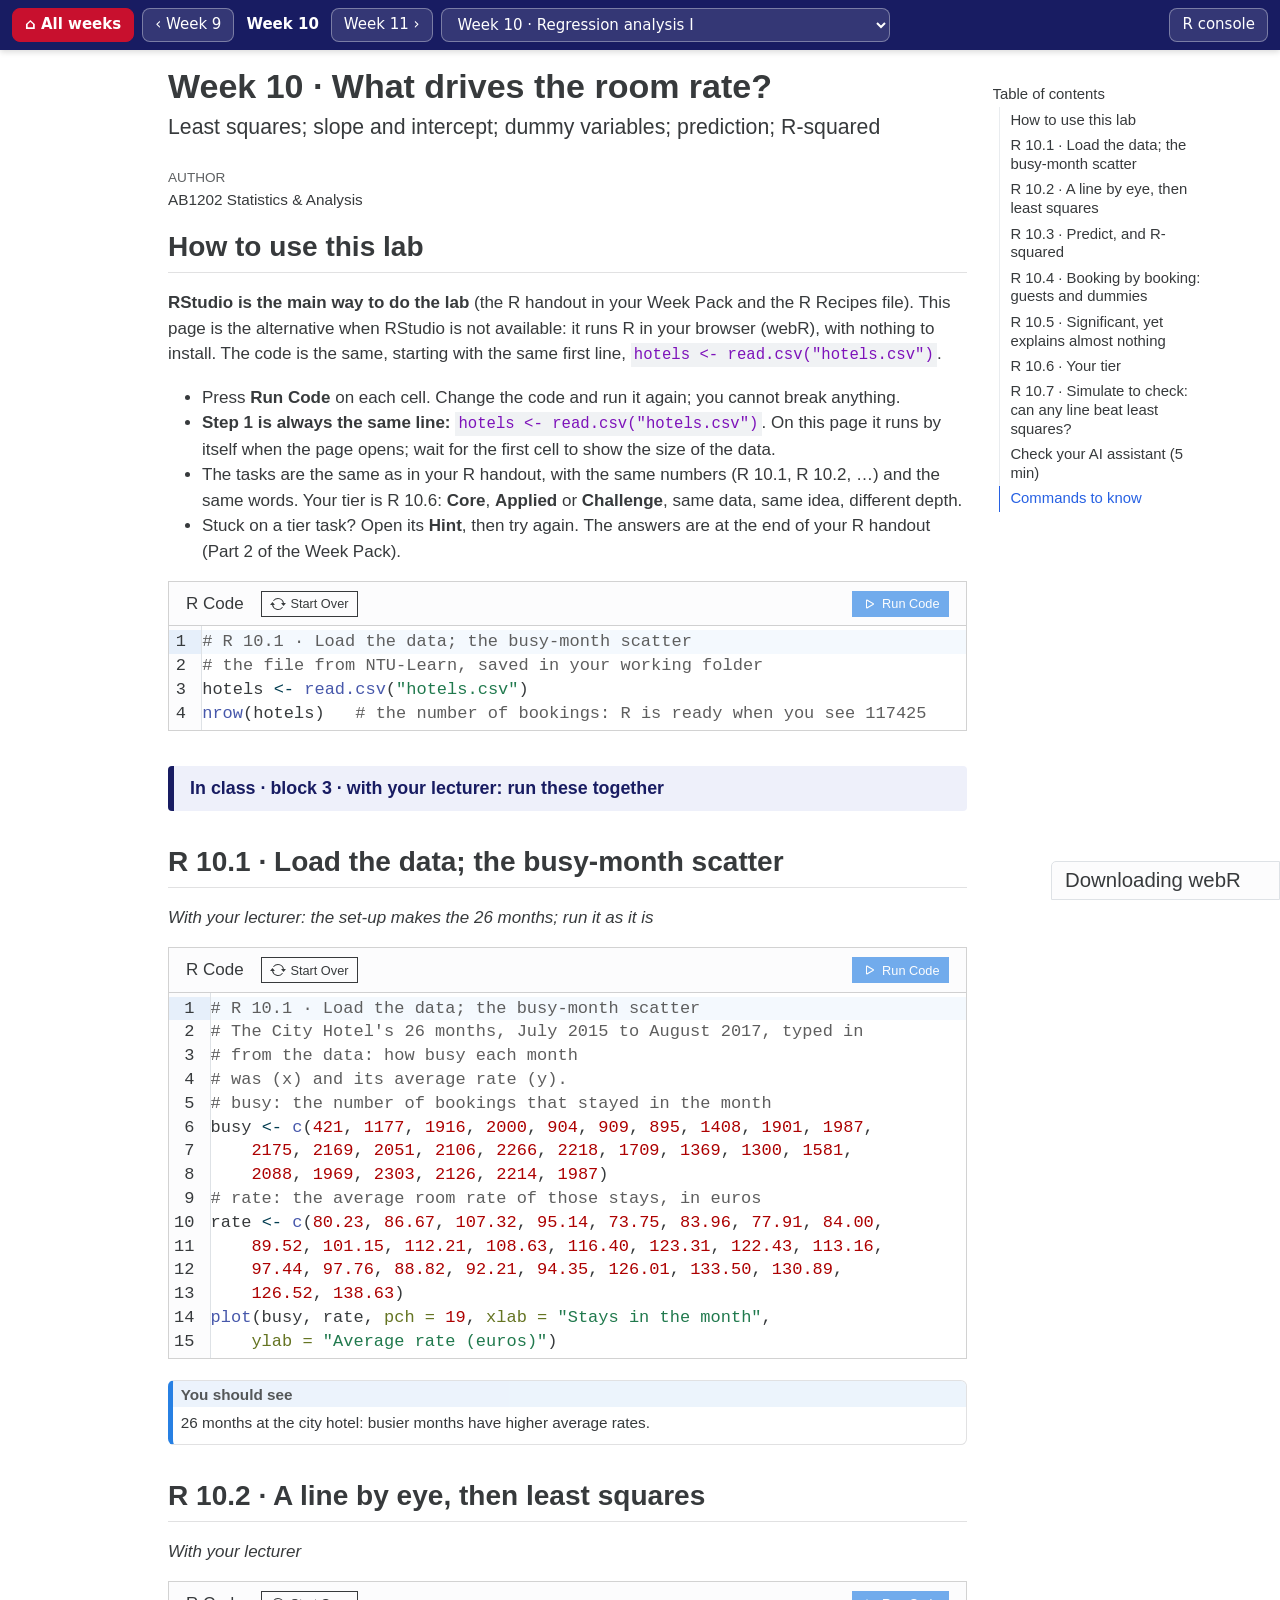
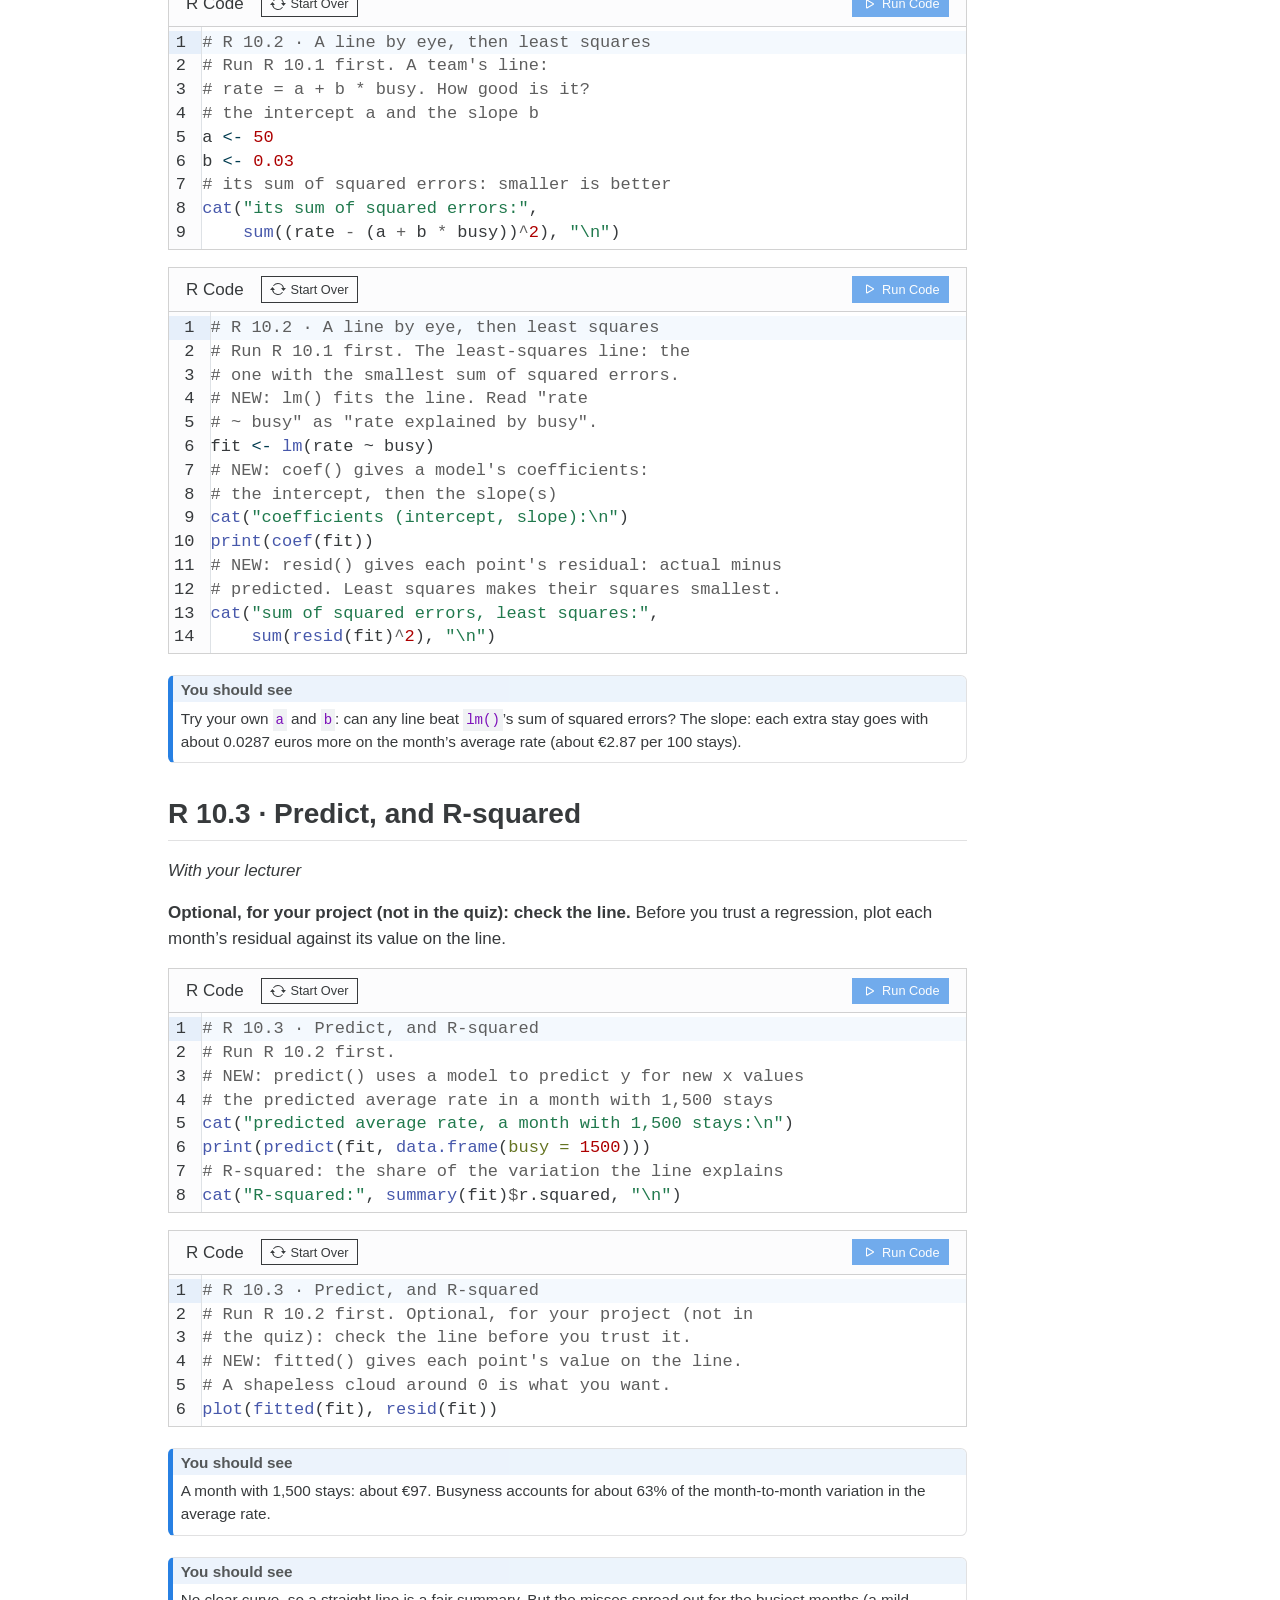
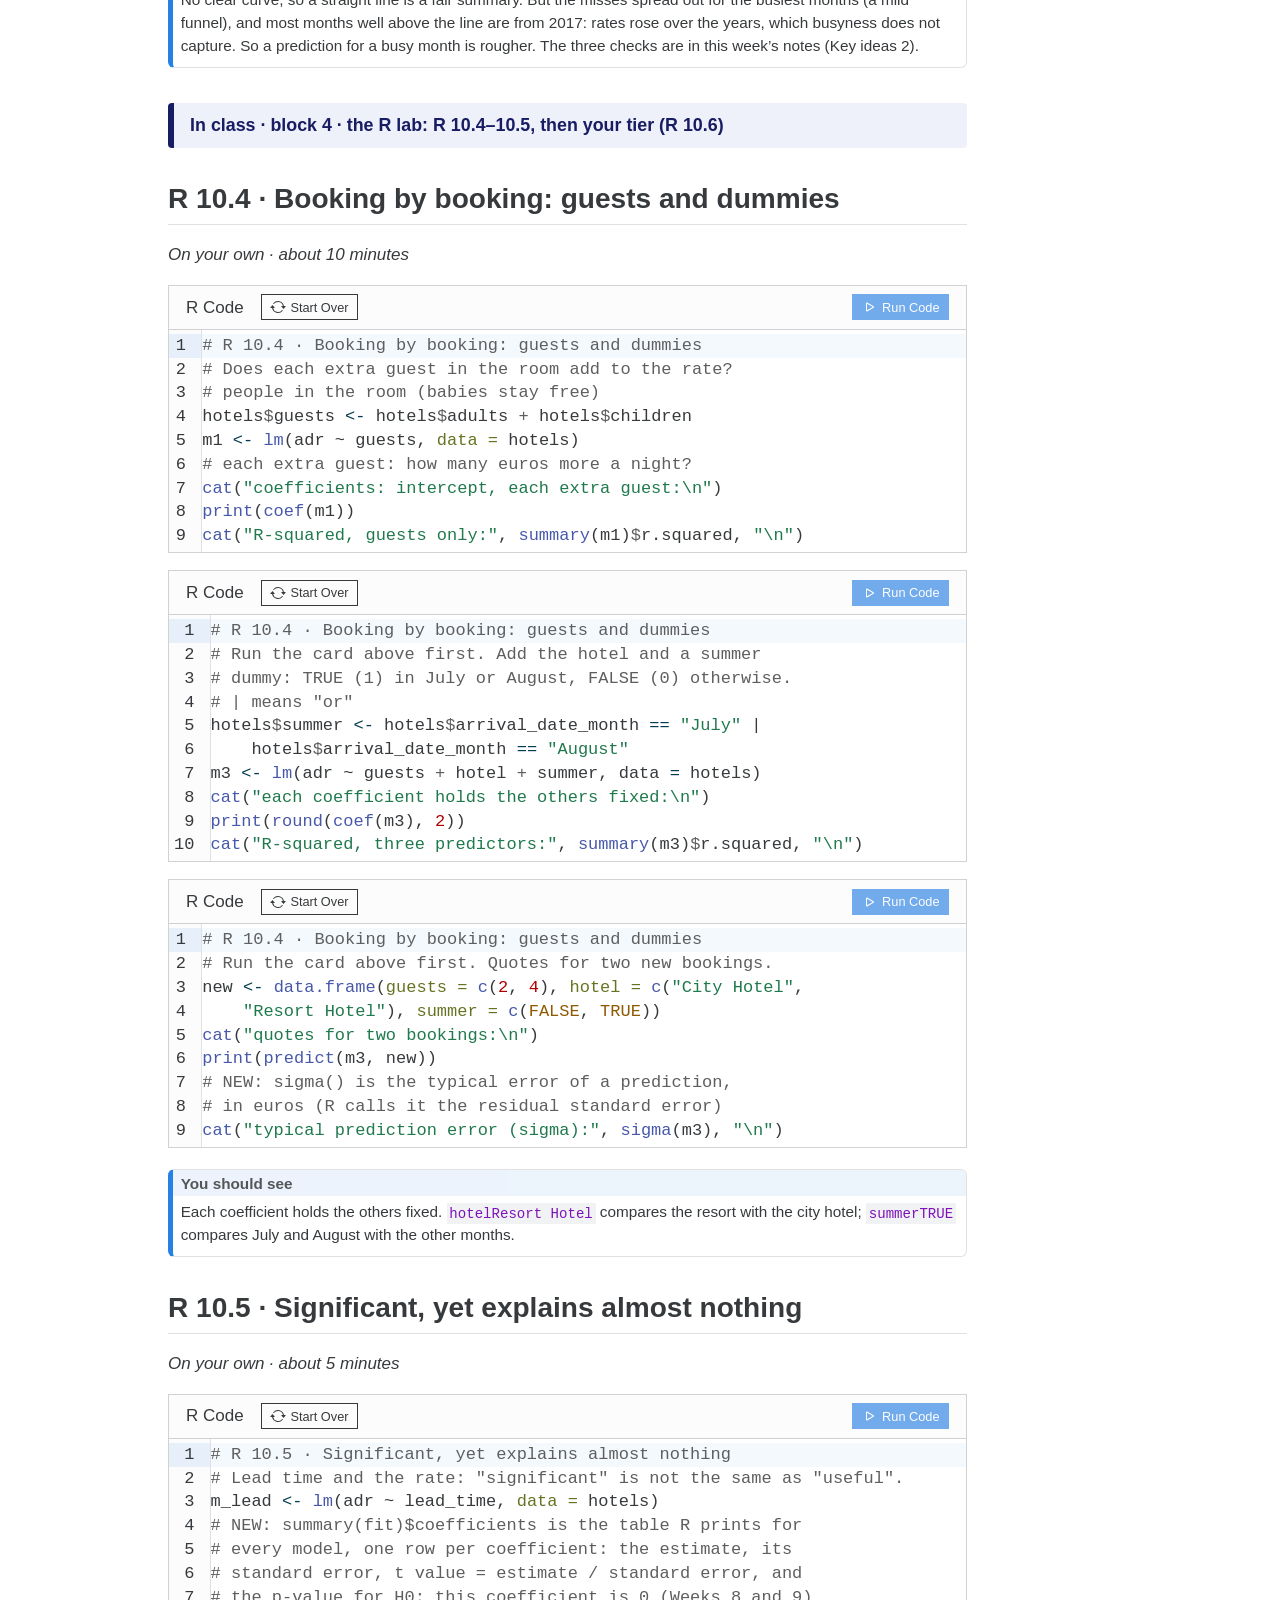
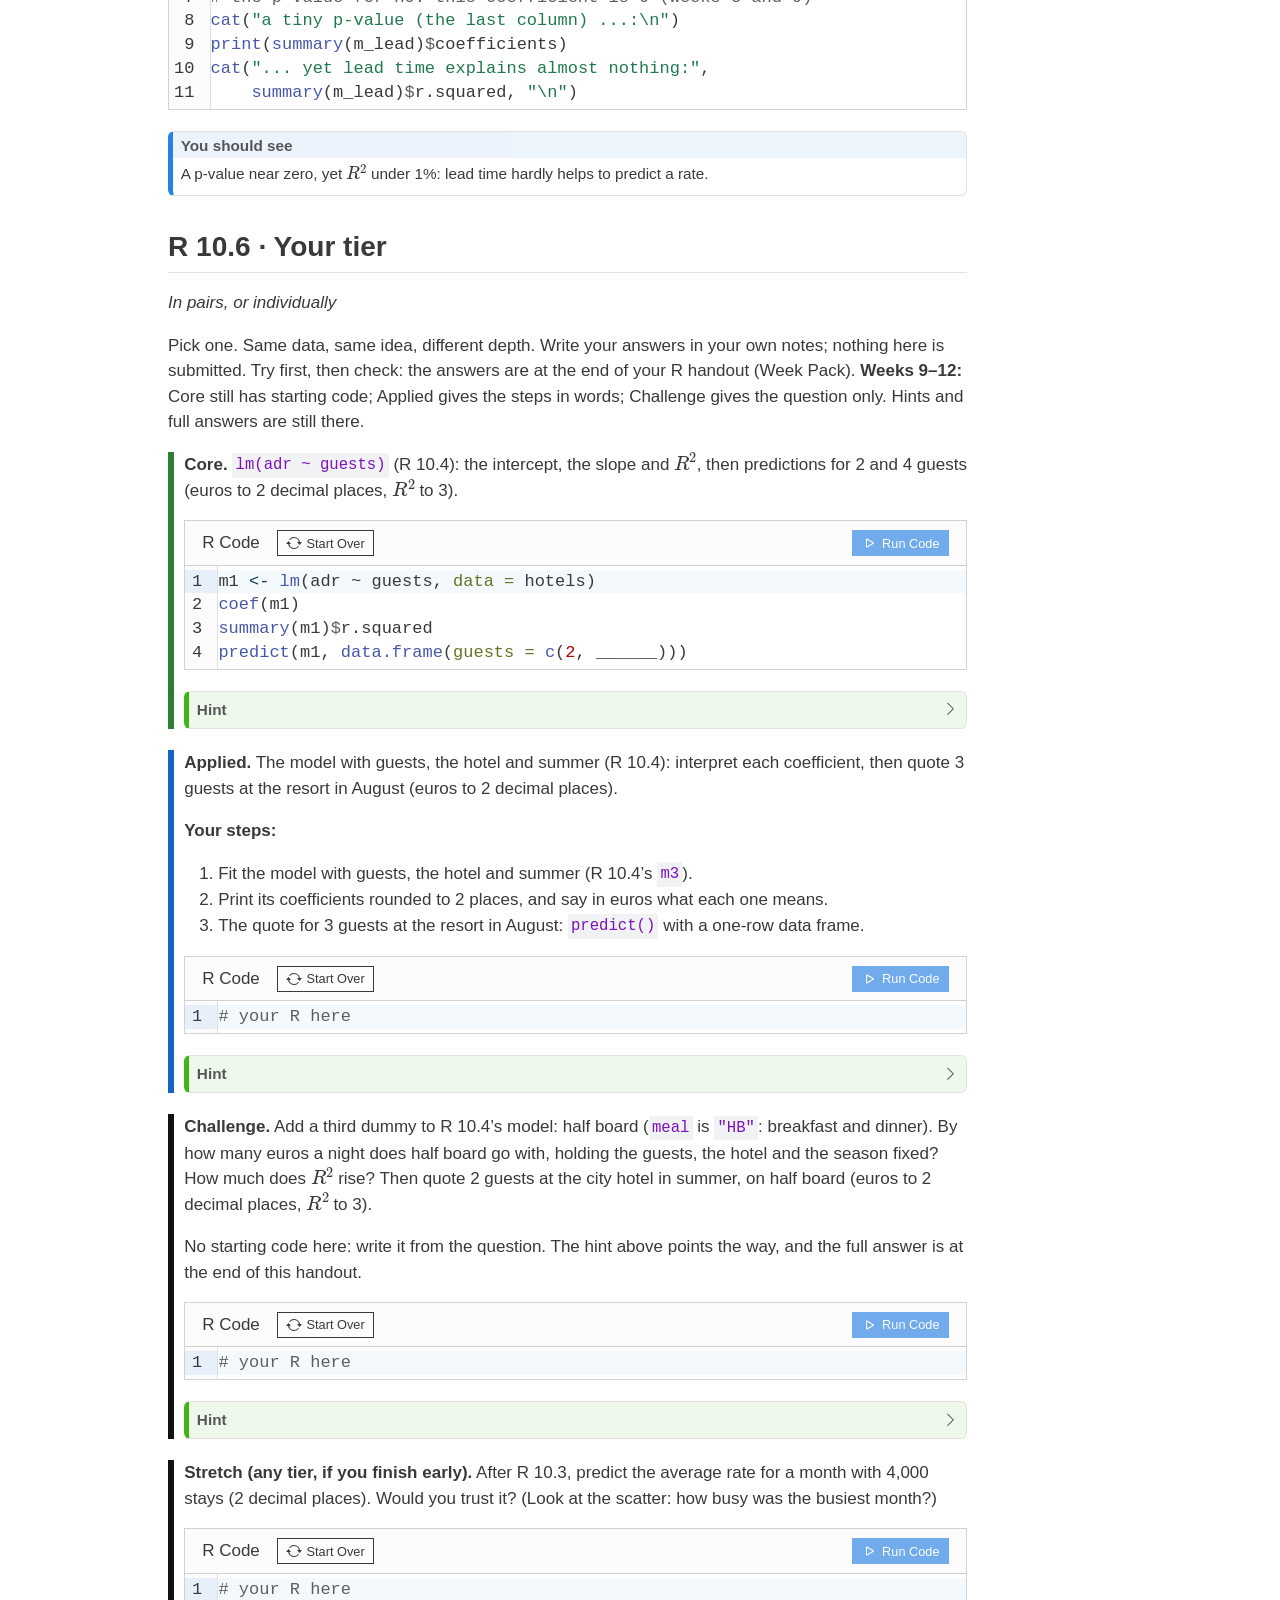
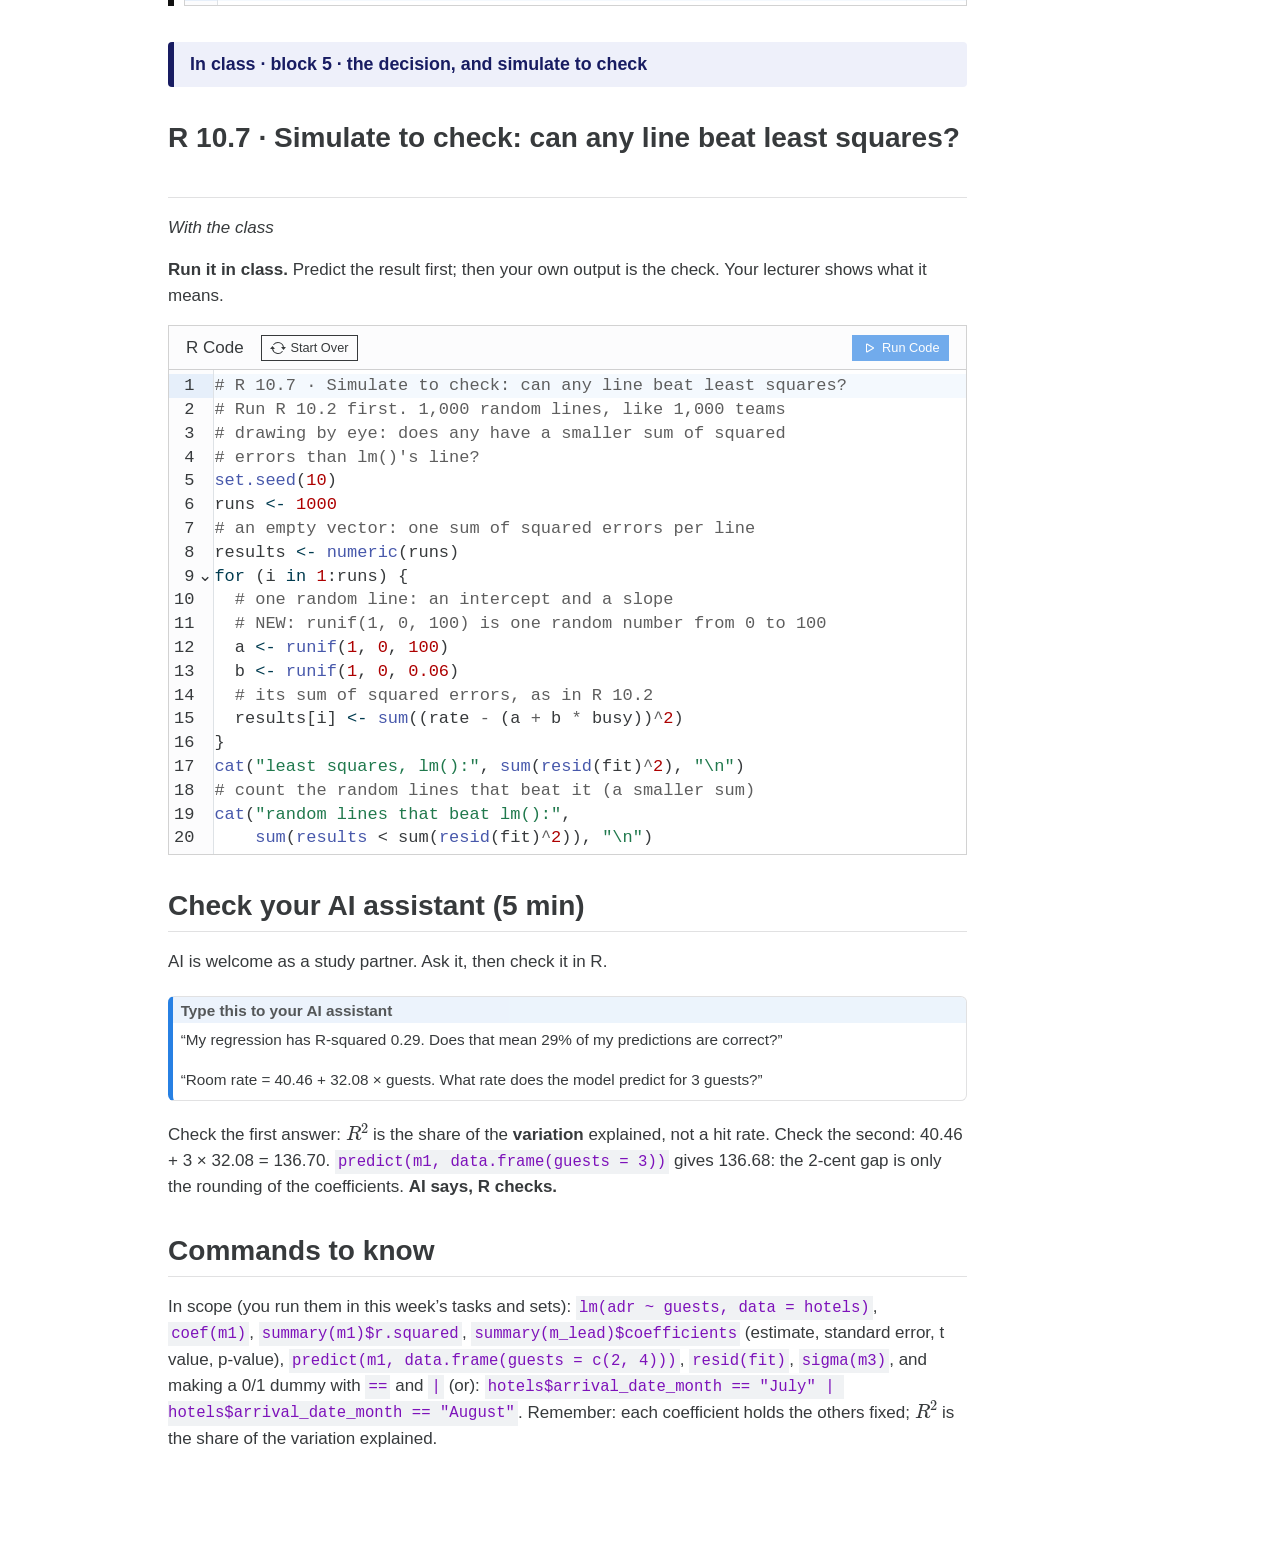
<file: w10/w10.html>
<!DOCTYPE html>
<html xmlns="http://www.w3.org/1999/xhtml" lang="en-GB" xml:lang="en-GB"><head>

<meta charset="utf-8">
<meta name="generator" content="quarto-1.9.38">

<meta name="viewport" content="width=device-width, initial-scale=1.0, user-scalable=yes">

<meta name="author" content="AB1202 Statistics &amp; Analysis">

<title>Week 10 · What drives the room rate?</title>
<style>
/* Default styles provided by pandoc.
** See https://pandoc.org/MANUAL.html#variables-for-html for config info.
*/
code{white-space: pre-wrap;}
span.smallcaps{font-variant: small-caps;}
div.columns{display: flex; gap: min(4vw, 1.5em);}
div.column{flex: auto; overflow-x: auto;}
div.hanging-indent{margin-left: 1.5em; text-indent: -1.5em;}
ul.task-list{list-style: none;}
ul.task-list li input[type="checkbox"] {
  width: 0.8em;
  margin: 0 0.8em 0.2em -1em; /* quarto-specific, see https://github.com/quarto-dev/quarto-cli/issues/4556 */ 
  vertical-align: middle;
}
</style>


<script src="w10_files/libs/clipboard/clipboard.min.js"></script>
<script src="w10_files/libs/quarto-html/quarto.js" type="module"></script>
<script src="w10_files/libs/quarto-html/tabsets/tabsets.js" type="module"></script>
<script src="w10_files/libs/quarto-html/popper.min.js"></script>
<script src="w10_files/libs/quarto-html/tippy.umd.min.js"></script>
<script src="w10_files/libs/quarto-html/anchor.min.js"></script>
<link href="w10_files/libs/quarto-html/tippy.css" rel="stylesheet">
<link href="w10_files/libs/quarto-html/quarto-syntax-highlighting-15634bcf2e68342d4ad2dfa704d543f6.css" rel="stylesheet" id="quarto-text-highlighting-styles">
<script src="w10_files/libs/bootstrap/bootstrap.min.js"></script>
<link href="w10_files/libs/bootstrap/bootstrap-icons.css" rel="stylesheet">
<link href="w10_files/libs/bootstrap/bootstrap-99759f1773580fd6d177836f859495f2.min.css" rel="stylesheet" append-hash="true" id="quarto-bootstrap" data-mode="light">
<script src="w10_files/libs/quarto-contrib/live-runtime/live-runtime.js" type="module"></script>
<link href="w10_files/libs/quarto-contrib/live-runtime/live-runtime.css" rel="stylesheet">
<style>
.tier-core { border-left: 6px solid #2e7d32; padding-left: .6em; }
.tier-applied { border-left: 6px solid #1565c0; padding-left: .6em; }
.tier-challenge { border-left: 6px solid #111; padding-left: .6em; }
.block-tag { font-size: .8em; color: #666; text-transform: uppercase; letter-spacing: .06em; }
.big-number { font-size: 1.6em; font-weight: 700; color: #C8102E; }
.quarto-title-meta { display: none; }   /* no stray "AUTHOR" label under the title (review, 23 Nov 2026) */
/* type sizes, as notes.css */
div.sourceCode pre code, pre code, .cell-output pre code { font-size: 13.5px; line-height: 1.45; }
p code, li code, td code { font-size: .92em; }
/* R Lab cells: a long line wraps (indented) instead of needing a sideways scroll (Sam, 25 Nov 2026) */
.cm-editor .cm-content { white-space: pre-wrap !important; word-break: break-word; overflow-wrap: anywhere; flex-shrink: 1 !important; min-width: 0 !important; width: auto !important; }
.cm-editor .cm-line { padding-left: 1.2em !important; text-indent: -1.2em; }
.cm-editor .cm-scroller { overflow-x: hidden !important; }
.phase { margin: 2em 0 .5em; padding: .55em .9em; border-left: 6px solid #181C62; background: #EEF0FA; color: #181C62; font-weight: 700; font-size: 1.05em; line-height: 1.4; border-radius: 4px; }   /* Sam, 26 Nov 2026: larger, sentence case, navy on a pale tint (contrast about 13:1); the words carry the meaning, not the colour */
.phase p { margin: 0; }
</style>
<script type="module" src="w10_files/libs/quarto-ojs/quarto-ojs-runtime.js"></script>
<link href="w10_files/libs/quarto-ojs/quarto-ojs.css" rel="stylesheet">

  <script defer="" src="../mathjax/tex-chtml-full.js" type="text/javascript"></script>

<script type="text/javascript">
const typesetMath = (el) => {
  if (window.MathJax) {
    // MathJax Typeset
    window.MathJax.typeset([el]);
  } else if (window.katex) {
    // KaTeX Render
    var mathElements = el.getElementsByClassName("math");
    var macros = [];
    for (var i = 0; i < mathElements.length; i++) {
      var texText = mathElements[i].firstChild;
      if (mathElements[i].tagName == "SPAN" && texText && texText.data) {
        window.katex.render(texText.data, mathElements[i], {
          displayMode: mathElements[i].classList.contains('display'),
          throwOnError: false,
          macros: macros,
          fleqn: false
        });
      }
    }
  }
}
window.Quarto = {
  typesetMath
};
</script>

<style id="rlab-nav-style">
html{scroll-padding-top:64px}
.rlab-nav{position:sticky;top:0;z-index:2000;background:#181C62;color:#fff;display:flex;gap:8px;align-items:center;flex-wrap:wrap;
  padding:8px 12px;font:15px/1.3 system-ui,-apple-system,"Segoe UI",Arial,sans-serif;box-shadow:0 2px 6px rgba(0,0,0,.15)}
.rlab-nav a,.rlab-nav select{color:#fff;background:rgba(255,255,255,.12);border:1px solid rgba(255,255,255,.35);border-radius:8px;
  padding:6px 12px;text-decoration:none;font:inherit}
.rlab-nav a:hover,.rlab-nav a:focus{background:rgba(255,255,255,.25);outline:none}
.rlab-nav a.home{background:#C8102E;border-color:#C8102E;font-weight:600}
.rlab-nav .here{font-weight:600;padding:0 4px}
.rlab-nav .sp{flex:1}
.rlab-nav select{max-width:100%;min-width:0;flex:0 1 auto}
.rlab-nav select option{color:#1d1d1f}
.rlab-nav a.off{opacity:.35;pointer-events:none}
#quarto-margin-sidebar,.sidebar.margin-sidebar{top:64px !important}
@media (max-width:700px){.rlab-nav .label{display:none}.rlab-nav .sp{display:none}.rlab-nav select{order:10;flex:1 1 100%;width:100%}
  .rlab-nav{gap:6px;padding:6px 8px}.rlab-nav a,.rlab-nav select{padding:5px 10px}}
</style></head>

<body class="quarto-light"><nav class="rlab-nav" aria-label="AB1202 R Lab"><a class="home" href="../index.html">⌂ All weeks</a><a href="../w09/w09.html" title="Week 9">‹ <span class="label">Week 9</span></a><span class="here">Week 10</span><a href="../w11/w11.html" title="Week 11"><span class="label">Week 11</span> ›</a><select aria-label="Go to a week" onchange="location.href=this.value"><option value="../w01/w01.html">Week 1 · Describing data and probability basics</option><option value="../w02/w02.html">Week 2 · Conditional probability and Bayes' rule</option><option value="../w03/w03.html">Week 3 · Random variables and distributions</option><option value="../w04/w04.html">Week 4 · Expected values</option><option value="../w05/w05.html">Week 5 · Bivariate distributions and correlation</option><option value="../w06/w06.html">Week 6 · Sampling and the central limit theorem</option><option value="../w07/w07.html">Week 7 · Confidence intervals and sample size</option><option value="../w08/w08.html">Week 8 · Hypothesis testing and error probabilities</option><option value="../w09/w09.html">Week 9 · Testing in practice and practical significance</option><option value="../w10/w10.html" selected>Week 10 · Regression analysis I</option><option value="../w11/w11.html">Week 11 · Regression analysis II and causation</option><option value="../w12/w12.html">Week 12 · Simulation analysis</option></select><span class="sp"></span><a href="../console/index.html">R console</a></nav>

<div id="quarto-content" class="page-columns page-rows-contents page-layout-article">
<div id="quarto-margin-sidebar" class="sidebar margin-sidebar">
  <nav id="TOC" role="doc-toc" class="toc-active">
    <h2 id="toc-title">Table of contents</h2>
   
  <ul class="collapse">
  <li><a href="#how-to-use-this-lab" id="toc-how-to-use-this-lab" class="nav-link active" data-scroll-target="#how-to-use-this-lab">How to use this lab</a></li>
  <li><a href="#r-10.1-load-the-data-the-busy-month-scatter-1" id="toc-r-10.1-load-the-data-the-busy-month-scatter-1" class="nav-link" data-scroll-target="#r-10.1-load-the-data-the-busy-month-scatter-1">R 10.1 · Load the data; the busy-month scatter</a></li>
  <li><a href="#r-10.2-a-line-by-eye-then-least-squares" id="toc-r-10.2-a-line-by-eye-then-least-squares" class="nav-link" data-scroll-target="#r-10.2-a-line-by-eye-then-least-squares">R 10.2 · A line by eye, then least squares</a></li>
  <li><a href="#r-10.3-predict-and-r-squared-1" id="toc-r-10.3-predict-and-r-squared-1" class="nav-link" data-scroll-target="#r-10.3-predict-and-r-squared-1">R 10.3 · Predict, and R-squared</a></li>
  <li><a href="#r-10.4-booking-by-booking-guests-and-dummies-1" id="toc-r-10.4-booking-by-booking-guests-and-dummies-1" class="nav-link" data-scroll-target="#r-10.4-booking-by-booking-guests-and-dummies-1">R 10.4 · Booking by booking: guests and dummies</a></li>
  <li><a href="#r-10.5-significant-yet-explains-almost-nothing" id="toc-r-10.5-significant-yet-explains-almost-nothing" class="nav-link" data-scroll-target="#r-10.5-significant-yet-explains-almost-nothing">R 10.5 · Significant, yet explains almost nothing</a></li>
  <li><a href="#r-10.6-your-tier-1" id="toc-r-10.6-your-tier-1" class="nav-link" data-scroll-target="#r-10.6-your-tier-1">R 10.6 · Your tier</a></li>
  <li><a href="#r-10.7-simulate-to-check-can-any-line-beat-least-squares-1" id="toc-r-10.7-simulate-to-check-can-any-line-beat-least-squares-1" class="nav-link" data-scroll-target="#r-10.7-simulate-to-check-can-any-line-beat-least-squares-1">R 10.7 · Simulate to check: can any line beat least squares?</a></li>
  <li><a href="#check-your-ai-assistant-5-min" id="toc-check-your-ai-assistant-5-min" class="nav-link" data-scroll-target="#check-your-ai-assistant-5-min">Check your AI assistant (5 min)</a></li>
  <li><a href="#commands-to-know" id="toc-commands-to-know" class="nav-link" data-scroll-target="#commands-to-know">Commands to know</a></li>
  </ul>
</nav>
</div>
<main class="content" id="quarto-document-content">

<header id="title-block-header" class="quarto-title-block default">
<div class="quarto-title">
<h1 class="title">Week 10 · What drives the room rate?</h1>
<p class="subtitle lead">Least squares; slope and intercept; dummy variables; prediction; R-squared</p>
</div>



<div class="quarto-title-meta">

    <div>
    <div class="quarto-title-meta-heading">Author</div>
    <div class="quarto-title-meta-contents">
             <p>AB1202 Statistics &amp; Analysis </p>
          </div>
  </div>
    
  
    
  </div>
  


</header>


<section id="how-to-use-this-lab" class="level2">
<h2 class="anchored" data-anchor-id="how-to-use-this-lab">How to use this lab</h2>
<p><strong>RStudio is the main way to do the lab</strong> (the R handout in your Week Pack and the R Recipes file). This page is the alternative when RStudio is not available: it runs R in your browser (webR), with nothing to install. The code is the same, starting with the same first line, <code>hotels &lt;- read.csv("hotels.csv")</code>.</p>
<ul>
<li>Press <strong>Run Code</strong> on each cell. Change the code and run it again; you cannot break anything.</li>
<li><strong>Step 1 is always the same line:</strong> <code>hotels &lt;- read.csv("hotels.csv")</code>. On this page it runs by itself when the page opens; wait for the first cell to show the size of the data.</li>
<li>The tasks are the same as in your R handout, with the same numbers (R 10.1, R 10.2, …) and the same words. Your tier is R 10.6: <strong>Core</strong>, <strong>Applied</strong> or <strong>Challenge</strong>, same data, same idea, different depth.</li>
<li>Stuck on a tier task? Open its <strong>Hint</strong>, then try again. The answers are at the end of your R handout (Part 2 of the Week Pack).</li>
</ul>
<div>
<div id="webr-1" class="exercise-cell">

</div>
<script type="webr-1-contents">
[base64]
</script>
</div>
<div>
<div id="webr-2" class="exercise-cell">

</div>
<script type="webr-2-contents">
[base64]
</script>
</div>
<div class="phase">
<p>In class · block 3 · with your lecturer: run these together</p>
</div>
</section>
<section id="r-10.1-load-the-data-the-busy-month-scatter-1" class="level2">
<h2 class="anchored" data-anchor-id="r-10.1-load-the-data-the-busy-month-scatter-1">R 10.1 · Load the data; the busy-month scatter</h2>
<p><em>With your lecturer: the set-up makes the 26 months; run it as it is</em></p>
<div>
<div id="webr-3" class="exercise-cell">

</div>
<script type="webr-3-contents">
[base64]
</script>
</div>
<div class="callout callout-style-default callout-note no-icon callout-titled" title="You should see">
<div class="callout-header d-flex align-content-center">
<div class="callout-icon-container">
<i class="callout-icon no-icon"></i>
</div>
<div class="callout-title-container flex-fill">
<span class="screen-reader-only">Note</span>You should see
</div>
</div>
<div class="callout-body-container callout-body">
<p>26 months at the city hotel: busier months have higher average rates.</p>
</div>
</div>
</section>
<section id="r-10.2-a-line-by-eye-then-least-squares" class="level2">
<h2 class="anchored" data-anchor-id="r-10.2-a-line-by-eye-then-least-squares">R 10.2 · A line by eye, then least squares</h2>
<p><em>With your lecturer</em></p>
<div>
<div id="webr-4" class="exercise-cell">

</div>
<script type="webr-4-contents">
[base64]
</script>
</div>
<div>
<div id="webr-5" class="exercise-cell">

</div>
<script type="webr-5-contents">
[base64]
</script>
</div>
<div class="callout callout-style-default callout-note no-icon callout-titled" title="You should see">
<div class="callout-header d-flex align-content-center">
<div class="callout-icon-container">
<i class="callout-icon no-icon"></i>
</div>
<div class="callout-title-container flex-fill">
<span class="screen-reader-only">Note</span>You should see
</div>
</div>
<div class="callout-body-container callout-body">
<p>Try your own <code>a</code> and <code>b</code>: can any line beat <code>lm()</code>’s sum of squared errors? The slope: each extra stay goes with about 0.0287 euros more on the month’s average rate (about €2.87 per 100 stays).</p>
</div>
</div>
</section>
<section id="r-10.3-predict-and-r-squared-1" class="level2">
<h2 class="anchored" data-anchor-id="r-10.3-predict-and-r-squared-1">R 10.3 · Predict, and R-squared</h2>
<p><em>With your lecturer</em></p>
<p><strong>Optional, for your project (not in the quiz): check the line.</strong> Before you trust a regression, plot each month’s residual against its value on the line.</p>
<div>
<div id="webr-6" class="exercise-cell">

</div>
<script type="webr-6-contents">
[base64]
</script>
</div>
<div>
<div id="webr-7" class="exercise-cell">

</div>
<script type="webr-7-contents">
[base64]
</script>
</div>
<div class="callout callout-style-default callout-note no-icon callout-titled" title="You should see">
<div class="callout-header d-flex align-content-center">
<div class="callout-icon-container">
<i class="callout-icon no-icon"></i>
</div>
<div class="callout-title-container flex-fill">
<span class="screen-reader-only">Note</span>You should see
</div>
</div>
<div class="callout-body-container callout-body">
<p>A month with 1,500 stays: about €97. Busyness accounts for about 63% of the month-to-month variation in the average rate.</p>
</div>
</div>
<div class="callout callout-style-default callout-note no-icon callout-titled" title="You should see">
<div class="callout-header d-flex align-content-center">
<div class="callout-icon-container">
<i class="callout-icon no-icon"></i>
</div>
<div class="callout-title-container flex-fill">
<span class="screen-reader-only">Note</span>You should see
</div>
</div>
<div class="callout-body-container callout-body">
<p>No clear curve, so a straight line is a fair summary. But the misses spread out for the busiest months (a mild funnel), and most months well above the line are from 2017: rates rose over the years, which busyness does not capture. So a prediction for a busy month is rougher. The three checks are in this week’s notes (Key ideas 2).</p>
</div>
</div>
<div class="phase">
<p>In class · block 4 · the R lab: R 10.4–10.5, then your tier (R 10.6)</p>
</div>
</section>
<section id="r-10.4-booking-by-booking-guests-and-dummies-1" class="level2">
<h2 class="anchored" data-anchor-id="r-10.4-booking-by-booking-guests-and-dummies-1">R 10.4 · Booking by booking: guests and dummies</h2>
<p><em>On your own · about 10 minutes</em></p>
<div>
<div id="webr-8" class="exercise-cell">

</div>
<script type="webr-8-contents">
[base64]
</script>
</div>
<div>
<div id="webr-9" class="exercise-cell">

</div>
<script type="webr-9-contents">
[base64]
</script>
</div>
<div>
<div id="webr-10" class="exercise-cell">

</div>
<script type="webr-10-contents">
[base64]
</script>
</div>
<div class="callout callout-style-default callout-note no-icon callout-titled" title="You should see">
<div class="callout-header d-flex align-content-center">
<div class="callout-icon-container">
<i class="callout-icon no-icon"></i>
</div>
<div class="callout-title-container flex-fill">
<span class="screen-reader-only">Note</span>You should see
</div>
</div>
<div class="callout-body-container callout-body">
<p>Each coefficient holds the others fixed. <code>hotelResort Hotel</code> compares the resort with the city hotel; <code>summerTRUE</code> compares July and August with the other months.</p>
</div>
</div>
</section>
<section id="r-10.5-significant-yet-explains-almost-nothing" class="level2">
<h2 class="anchored" data-anchor-id="r-10.5-significant-yet-explains-almost-nothing">R 10.5 · Significant, yet explains almost nothing</h2>
<p><em>On your own · about 5 minutes</em></p>
<div>
<div id="webr-11" class="exercise-cell">

</div>
<script type="webr-11-contents">
[base64]
</script>
</div>
<div class="callout callout-style-default callout-note no-icon callout-titled" title="You should see">
<div class="callout-header d-flex align-content-center">
<div class="callout-icon-container">
<i class="callout-icon no-icon"></i>
</div>
<div class="callout-title-container flex-fill">
<span class="screen-reader-only">Note</span>You should see
</div>
</div>
<div class="callout-body-container callout-body">
<p>A p-value near zero, yet <span class="math inline">\(R^2\)</span> under 1%: lead time hardly helps to predict a rate.</p>
</div>
</div>
</section>
<section id="r-10.6-your-tier-1" class="level2">
<h2 class="anchored" data-anchor-id="r-10.6-your-tier-1">R 10.6 · Your tier</h2>
<p><em>In pairs, or individually</em></p>
<p>Pick one. Same data, same idea, different depth. Write your answers in your own notes; nothing here is submitted. Try first, then check: the answers are at the end of your R handout (Week Pack). <strong>Weeks 9–12:</strong> Core still has starting code; Applied gives the steps in words; Challenge gives the question only. Hints and full answers are still there.</p>
<div class="tier-core">
<p><strong>Core.</strong> <code>lm(adr ~ guests)</code> (R 10.4): the intercept, the slope and <span class="math inline">\(R^2\)</span>, then predictions for 2 and 4 guests (euros to 2 decimal places, <span class="math inline">\(R^2\)</span> to 3).</p>
<div>
<div id="webr-12" class="exercise-cell">

</div>
<script type="webr-12-contents">
[base64]
</script>
</div>
<div class="callout callout-style-default callout-tip no-icon callout-titled" title="Hint">
<div class="callout-header d-flex align-content-center collapsed" data-bs-toggle="collapse" data-bs-target=".callout-7-contents" aria-controls="callout-7" aria-expanded="false" aria-label="Toggle callout">
<div class="callout-icon-container">
<i class="callout-icon no-icon"></i>
</div>
<div class="callout-title-container flex-fill">
<span class="screen-reader-only">Tip</span>Hint
</div>
<div class="callout-btn-toggle d-inline-block border-0 py-1 ps-1 pe-0 float-end"><i class="callout-toggle"></i></div>
</div>
<div id="callout-7" class="callout-7-contents callout-collapse collapse">
<div class="callout-body-container callout-body">
<p><code>predict(m1, data.frame(guests = c(2, 4)))</code>.</p>
</div>
</div>
</div>
</div>
<div class="tier-applied">
<p><strong>Applied.</strong> The model with guests, the hotel and summer (R 10.4): interpret each coefficient, then quote 3 guests at the resort in August (euros to 2 decimal places).</p>
<p><strong>Your steps:</strong></p>
<ol type="1">
<li>Fit the model with guests, the hotel and summer (R 10.4’s <code>m3</code>).</li>
<li>Print its coefficients rounded to 2 places, and say in euros what each one means.</li>
<li>The quote for 3 guests at the resort in August: <code>predict()</code> with a one-row data frame.</li>
</ol>
<div>
<div id="webr-13" class="exercise-cell">

</div>
<script type="webr-13-contents">
eyJhdHRyIjp7ImVkaXQiOnRydWUsImV2YWwiOnRydWV9LCJjb2RlIjoiIyB5b3VyIFIgaGVyZSJ9
</script>
</div>
<div class="callout callout-style-default callout-tip no-icon callout-titled" title="Hint">
<div class="callout-header d-flex align-content-center collapsed" data-bs-toggle="collapse" data-bs-target=".callout-8-contents" aria-controls="callout-8" aria-expanded="false" aria-label="Toggle callout">
<div class="callout-icon-container">
<i class="callout-icon no-icon"></i>
</div>
<div class="callout-title-container flex-fill">
<span class="screen-reader-only">Tip</span>Hint
</div>
<div class="callout-btn-toggle d-inline-block border-0 py-1 ps-1 pe-0 float-end"><i class="callout-toggle"></i></div>
</div>
<div id="callout-8" class="callout-8-contents callout-collapse collapse">
<div class="callout-body-container callout-body">
<p><code>predict(m3, data.frame(guests = 3, hotel = "Resort Hotel", summer = TRUE))</code>.</p>
</div>
</div>
</div>
</div>
<div class="tier-challenge">
<p><strong>Challenge.</strong> Add a third dummy to R 10.4’s model: half board (<code>meal</code> is <code>"HB"</code>: breakfast and dinner). By how many euros a night does half board go with, holding the guests, the hotel and the season fixed? How much does <span class="math inline">\(R^2\)</span> rise? Then quote 2 guests at the city hotel in summer, on half board (euros to 2 decimal places, <span class="math inline">\(R^2\)</span> to 3).</p>
<p>No starting code here: write it from the question. The hint above points the way, and the full answer is at the end of this handout.</p>
<div>
<div id="webr-14" class="exercise-cell">

</div>
<script type="webr-14-contents">
eyJhdHRyIjp7ImVkaXQiOnRydWUsImV2YWwiOnRydWV9LCJjb2RlIjoiIyB5b3VyIFIgaGVyZSJ9
</script>
</div>
<div class="callout callout-style-default callout-tip no-icon callout-titled" title="Hint">
<div class="callout-header d-flex align-content-center collapsed" data-bs-toggle="collapse" data-bs-target=".callout-9-contents" aria-controls="callout-9" aria-expanded="false" aria-label="Toggle callout">
<div class="callout-icon-container">
<i class="callout-icon no-icon"></i>
</div>
<div class="callout-title-container flex-fill">
<span class="screen-reader-only">Tip</span>Hint
</div>
<div class="callout-btn-toggle d-inline-block border-0 py-1 ps-1 pe-0 float-end"><i class="callout-toggle"></i></div>
</div>
<div id="callout-9" class="callout-9-contents callout-collapse collapse">
<div class="callout-body-container callout-body">
<p>make the dummy as R 10.4 makes <code>summer</code> (a TRUE/FALSE column with <code>==</code>), add it after <code>summer</code> inside <code>lm()</code>, and give <code>predict()</code> a one-row data frame with all four columns.</p>
</div>
</div>
</div>
</div>
<div class="tier-challenge">
<p><strong>Stretch (any tier, if you finish early).</strong> After R 10.3, predict the average rate for a month with 4,000 stays (2 decimal places). Would you trust it? (Look at the scatter: how busy was the busiest month?)</p>
<div>
<div id="webr-15" class="exercise-cell">

</div>
<script type="webr-15-contents">
eyJhdHRyIjp7ImVkaXQiOnRydWUsImV2YWwiOnRydWV9LCJjb2RlIjoiIyB5b3VyIFIgaGVyZSJ9
</script>
</div>
</div>
<div class="phase">
<p>In class · block 5 · the decision, and simulate to check</p>
</div>
</section>
<section id="r-10.7-simulate-to-check-can-any-line-beat-least-squares-1" class="level2">
<h2 class="anchored" data-anchor-id="r-10.7-simulate-to-check-can-any-line-beat-least-squares-1">R 10.7 · Simulate to check: can any line beat least squares?</h2>
<p><em>With the class</em></p>
<p><strong>Run it in class.</strong> Predict the result first; then your own output is the check. Your lecturer shows what it means.</p>
<div>
<div id="webr-16" class="exercise-cell">

</div>
<script type="webr-16-contents">
eyJhdHRyIjp7ImVkaXQiOnRydWUsImV2YWwiOnRydWV9LCJjb2RlIjoiIyBSIDEwLjcgwrcgU2ltdWxhdGUgdG8gY2hlY2s6IGNhbiBhbnkgbGluZSBiZWF0IGxlYXN0IHNxdWFyZXM/XG4jIFJ1biBSIDEwLjIgZmlyc3QuIDEsMDAwIHJhbmRvbSBsaW5lcywgbGlrZSAxLDAwMCB0ZWFtc1xuIyBkcmF3aW5nIGJ5IGV5ZTogZG9lcyBhbnkgaGF2ZSBhIHNtYWxsZXIgc3VtIG9mIHNxdWFyZWRcbiMgZXJyb3JzIHRoYW4gbG0oKSdzIGxpbmU/[base64]
</script>
</div>
</section>
<section id="check-your-ai-assistant-5-min" class="level2">
<h2 class="anchored" data-anchor-id="check-your-ai-assistant-5-min">Check your AI assistant (5 min)</h2>
<p>AI is welcome as a study partner. Ask it, then check it in R.</p>
<div class="callout callout-style-default callout-note no-icon callout-titled" title="Type this to your AI assistant">
<div class="callout-header d-flex align-content-center">
<div class="callout-icon-container">
<i class="callout-icon no-icon"></i>
</div>
<div class="callout-title-container flex-fill">
<span class="screen-reader-only">Note</span>Type this to your AI assistant
</div>
</div>
<div class="callout-body-container callout-body">
<p>“My regression has R-squared 0.29. Does that mean 29% of my predictions are correct?”</p>
<p>“Room rate = 40.46 + 32.08 × guests. What rate does the model predict for 3 guests?”</p>
</div>
</div>
<p>Check the first answer: <span class="math inline">\(R^2\)</span> is the share of the <strong>variation</strong> explained, not a hit rate. Check the second: 40.46 + 3 × 32.08 = 136.70. <code>predict(m1, data.frame(guests = 3))</code> gives 136.68: the 2-cent gap is only the rounding of the coefficients. <strong>AI says, R checks.</strong></p>
</section>
<section id="commands-to-know" class="level2">
<h2 class="anchored" data-anchor-id="commands-to-know">Commands to know</h2>
<p>In scope (you run them in this week’s tasks and sets): <code>lm(adr ~ guests, data = hotels)</code>, <code>coef(m1)</code>, <code>summary(m1)$r.squared</code>, <code>summary(m_lead)$coefficients</code> (estimate, standard error, t value, p-value), <code>predict(m1, data.frame(guests = c(2, 4)))</code>, <code>resid(fit)</code>, <code>sigma(m3)</code>, and making a 0/1 dummy with <code>==</code> and <code>|</code> (or): <code>hotels$arrival_date_month == "July" | hotels$arrival_date_month == "August"</code>. Remember: each coefficient holds the others fixed; <span class="math inline">\(R^2\)</span> is the share of the variation explained.</p>
<script type="webr-data">
eyJvcHRpb25zIjp7ImJhc2VVcmwiOiIuLi93ZWJyLyJ9LCJwYWNrYWdlcyI6eyJwa2dzIjpbImV2YWx1YXRlIiwia25pdHIiLCJodG1sdG9vbHMiXSwicmVwb3MiOlsiLi4vd2Vici1yZXBvIl19LCJyZW5kZXJfZGYiOiJkZWZhdWx0In0=
</script>
<script type="ojs-module-contents">
[base64]
</script>
<div id="exercise-loading-indicator" class="exercise-loading-indicator d-none d-flex align-items-center gap-2">
<div id="exercise-loading-status" class="d-flex gap-2">

</div>
<div class="spinner-grow spinner-grow-sm">

</div>
</div>
<script type="vfs-file">
WyJob3RlbHMuY3N2Lmd6Il0=
</script>
</section>

</main>
<!-- /main column -->
<script type="ojs-module-contents">
eyJjb250ZW50cyI6W119
</script>
<script type="module">
if (window.location.protocol === "file:") { alert("The OJS runtime does not work with file:// URLs. Please use a web server to view this document."); }
window._ojs.paths.runtimeToDoc = "../../..";
window._ojs.paths.runtimeToRoot = "../../../..";
window._ojs.paths.docToRoot = "..";
window._ojs.selfContained = false;
window._ojs.runtime.interpretFromScriptTags();
</script>
<script id="quarto-html-after-body" type="application/javascript">
  window.document.addEventListener("DOMContentLoaded", function (event) {
    const icon = "";
    const anchorJS = new window.AnchorJS();
    anchorJS.options = {
      placement: 'right',
      icon: icon
    };
    anchorJS.add('.anchored');
    const isCodeAnnotation = (el) => {
      for (const clz of el.classList) {
        if (clz.startsWith('code-annotation-')) {                     
          return true;
        }
      }
      return false;
    }
    const onCopySuccess = function(e) {
      // button target
      const button = e.trigger;
      // don't keep focus
      button.blur();
      // flash "checked"
      button.classList.add('code-copy-button-checked');
      var currentTitle = button.getAttribute("title");
      button.setAttribute("title", "Copied!");
      let tooltip;
      if (window.bootstrap) {
        button.setAttribute("data-bs-toggle", "tooltip");
        button.setAttribute("data-bs-placement", "left");
        button.setAttribute("data-bs-title", "Copied!");
        tooltip = new bootstrap.Tooltip(button, 
          { trigger: "manual", 
            customClass: "code-copy-button-tooltip",
            offset: [0, -8]});
        tooltip.show();    
      }
      setTimeout(function() {
        if (tooltip) {
          tooltip.hide();
          button.removeAttribute("data-bs-title");
          button.removeAttribute("data-bs-toggle");
          button.removeAttribute("data-bs-placement");
        }
        button.setAttribute("title", currentTitle);
        button.classList.remove('code-copy-button-checked');
      }, 1000);
      // clear code selection
      e.clearSelection();
    }
    const getTextToCopy = function(trigger) {
      const outerScaffold = trigger.parentElement.cloneNode(true);
      const codeEl = outerScaffold.querySelector('code');
      for (const childEl of codeEl.children) {
        if (isCodeAnnotation(childEl)) {
          childEl.remove();
        }
      }
      return codeEl.innerText;
    }
    const clipboard = new window.ClipboardJS('.code-copy-button:not([data-in-quarto-modal])', {
      text: getTextToCopy
    });
    clipboard.on('success', onCopySuccess);
    if (window.document.getElementById('quarto-embedded-source-code-modal')) {
      const clipboardModal = new window.ClipboardJS('.code-copy-button[data-in-quarto-modal]', {
        text: getTextToCopy,
        container: window.document.getElementById('quarto-embedded-source-code-modal')
      });
      clipboardModal.on('success', onCopySuccess);
    }
      var localhostRegex = new RegExp(/^(?:http|https):\/\/localhost\:?[0-9]*\//);
      var mailtoRegex = new RegExp(/^mailto:/);
        var filterRegex = new RegExp('/' + window.location.host + '/');
      var isInternal = (href) => {
          return filterRegex.test(href) || localhostRegex.test(href) || mailtoRegex.test(href);
      }
      // Inspect non-navigation links and adorn them if external
     var links = window.document.querySelectorAll('a[href]:not(.nav-link):not(.navbar-brand):not(.toc-action):not(.sidebar-link):not(.sidebar-item-toggle):not(.pagination-link):not(.no-external):not([aria-hidden]):not(.dropdown-item):not(.quarto-navigation-tool):not(.about-link)');
      for (var i=0; i<links.length; i++) {
        const link = links[i];
        if (!isInternal(link.href)) {
          // undo the damage that might have been done by quarto-nav.js in the case of
          // links that we want to consider external
          if (link.dataset.originalHref !== undefined) {
            link.href = link.dataset.originalHref;
          }
        }
      }
    function tippyHover(el, contentFn, onTriggerFn, onUntriggerFn) {
      const config = {
        allowHTML: true,
        maxWidth: 500,
        delay: 100,
        arrow: false,
        appendTo: function(el) {
            return el.parentElement;
        },
        interactive: true,
        interactiveBorder: 10,
        theme: 'quarto',
        placement: 'bottom-start',
      };
      if (contentFn) {
        config.content = contentFn;
      }
      if (onTriggerFn) {
        config.onTrigger = onTriggerFn;
      }
      if (onUntriggerFn) {
        config.onUntrigger = onUntriggerFn;
      }
      window.tippy(el, config); 
    }
    const noterefs = window.document.querySelectorAll('a[role="doc-noteref"]');
    for (var i=0; i<noterefs.length; i++) {
      const ref = noterefs[i];
      tippyHover(ref, function() {
        // use id or data attribute instead here
        let href = ref.getAttribute('data-footnote-href') || ref.getAttribute('href');
        try { href = new URL(href).hash; } catch {}
        const id = href.replace(/^#\/?/, "");
        const note = window.document.getElementById(id);
        if (note) {
          return note.innerHTML;
        } else {
          return "";
        }
      });
    }
    const xrefs = window.document.querySelectorAll('a.quarto-xref');
    const processXRef = (id, note) => {
      // Strip column container classes
      const stripColumnClz = (el) => {
        el.classList.remove("page-full", "page-columns");
        if (el.children) {
          for (const child of el.children) {
            stripColumnClz(child);
          }
        }
      }
      stripColumnClz(note)
      if (id === null || id.startsWith('sec-')) {
        // Special case sections, only their first couple elements
        const container = document.createElement("div");
        if (note.children && note.children.length > 2) {
          container.appendChild(note.children[0].cloneNode(true));
          for (let i = 1; i < note.children.length; i++) {
            const child = note.children[i];
            if (child.tagName === "P" && child.innerText === "") {
              continue;
            } else {
              container.appendChild(child.cloneNode(true));
              break;
            }
          }
          if (window.Quarto?.typesetMath) {
            window.Quarto.typesetMath(container);
          }
          return container.innerHTML
        } else {
          if (window.Quarto?.typesetMath) {
            window.Quarto.typesetMath(note);
          }
          return note.innerHTML;
        }
      } else {
        // Remove any anchor links if they are present
        const anchorLink = note.querySelector('a.anchorjs-link');
        if (anchorLink) {
          anchorLink.remove();
        }
        if (window.Quarto?.typesetMath) {
          window.Quarto.typesetMath(note);
        }
        if (note.classList.contains("callout")) {
          return note.outerHTML;
        } else {
          return note.innerHTML;
        }
      }
    }
    for (var i=0; i<xrefs.length; i++) {
      const xref = xrefs[i];
      tippyHover(xref, undefined, function(instance) {
        instance.disable();
        let url = xref.getAttribute('href');
        let hash = undefined; 
        if (url.startsWith('#')) {
          hash = url;
        } else {
          try { hash = new URL(url).hash; } catch {}
        }
        if (hash) {
          const id = hash.replace(/^#\/?/, "");
          const note = window.document.getElementById(id);
          if (note !== null) {
            try {
              const html = processXRef(id, note.cloneNode(true));
              instance.setContent(html);
            } finally {
              instance.enable();
              instance.show();
            }
          } else {
            // See if we can fetch this
            fetch(url.split('#')[0])
            .then(res => res.text())
            .then(html => {
              const parser = new DOMParser();
              const htmlDoc = parser.parseFromString(html, "text/html");
              const note = htmlDoc.getElementById(id);
              if (note !== null) {
                const html = processXRef(id, note);
                instance.setContent(html);
              } 
            }).finally(() => {
              instance.enable();
              instance.show();
            });
          }
        } else {
          // See if we can fetch a full url (with no hash to target)
          // This is a special case and we should probably do some content thinning / targeting
          fetch(url)
          .then(res => res.text())
          .then(html => {
            const parser = new DOMParser();
            const htmlDoc = parser.parseFromString(html, "text/html");
            const note = htmlDoc.querySelector('main.content');
            if (note !== null) {
              // This should only happen for chapter cross references
              // (since there is no id in the URL)
              // remove the first header
              if (note.children.length > 0 && note.children[0].tagName === "HEADER") {
                note.children[0].remove();
              }
              const html = processXRef(null, note);
              instance.setContent(html);
            } 
          }).finally(() => {
            instance.enable();
            instance.show();
          });
        }
      }, function(instance) {
      });
    }
        let selectedAnnoteEl;
        const selectorForAnnotation = ( cell, annotation) => {
          let cellAttr = 'data-code-cell="' + cell + '"';
          let lineAttr = 'data-code-annotation="' +  annotation + '"';
          const selector = 'span[' + cellAttr + '][' + lineAttr + ']';
          return selector;
        }
        const selectCodeLines = (annoteEl) => {
          const doc = window.document;
          const targetCell = annoteEl.getAttribute("data-target-cell");
          const targetAnnotation = annoteEl.getAttribute("data-target-annotation");
          const annoteSpan = window.document.querySelector(selectorForAnnotation(targetCell, targetAnnotation));
          const lines = annoteSpan.getAttribute("data-code-lines").split(",");
          const lineIds = lines.map((line) => {
            return targetCell + "-" + line;
          })
          let top = null;
          let height = null;
          let parent = null;
          if (lineIds.length > 0) {
              //compute the position of the single el (top and bottom and make a div)
              const el = window.document.getElementById(lineIds[0]);
              top = el.offsetTop;
              height = el.offsetHeight;
              parent = el.parentElement.parentElement;
            if (lineIds.length > 1) {
              const lastEl = window.document.getElementById(lineIds[lineIds.length - 1]);
              const bottom = lastEl.offsetTop + lastEl.offsetHeight;
              height = bottom - top;
            }
            if (top !== null && height !== null && parent !== null) {
              // cook up a div (if necessary) and position it 
              let div = window.document.getElementById("code-annotation-line-highlight");
              if (div === null) {
                div = window.document.createElement("div");
                div.setAttribute("id", "code-annotation-line-highlight");
                div.style.position = 'absolute';
                parent.appendChild(div);
              }
              div.style.top = top - 2 + "px";
              div.style.height = height + 4 + "px";
              div.style.left = 0;
              let gutterDiv = window.document.getElementById("code-annotation-line-highlight-gutter");
              if (gutterDiv === null) {
                gutterDiv = window.document.createElement("div");
                gutterDiv.setAttribute("id", "code-annotation-line-highlight-gutter");
                gutterDiv.style.position = 'absolute';
                const codeCell = window.document.getElementById(targetCell);
                const gutter = codeCell.querySelector('.code-annotation-gutter');
                gutter.appendChild(gutterDiv);
              }
              gutterDiv.style.top = top - 2 + "px";
              gutterDiv.style.height = height + 4 + "px";
            }
            selectedAnnoteEl = annoteEl;
          }
        };
        const unselectCodeLines = () => {
          const elementsIds = ["code-annotation-line-highlight", "code-annotation-line-highlight-gutter"];
          elementsIds.forEach((elId) => {
            const div = window.document.getElementById(elId);
            if (div) {
              div.remove();
            }
          });
          selectedAnnoteEl = undefined;
        };
          // Handle positioning of the toggle
      window.addEventListener(
        "resize",
        throttle(() => {
          elRect = undefined;
          if (selectedAnnoteEl) {
            selectCodeLines(selectedAnnoteEl);
          }
        }, 10)
      );
      function throttle(fn, ms) {
      let throttle = false;
      let timer;
        return (...args) => {
          if(!throttle) { // first call gets through
              fn.apply(this, args);
              throttle = true;
          } else { // all the others get throttled
              if(timer) clearTimeout(timer); // cancel #2
              timer = setTimeout(() => {
                fn.apply(this, args);
                timer = throttle = false;
              }, ms);
          }
        };
      }
        // Attach click handler to the DT
        const annoteDls = window.document.querySelectorAll('dt[data-target-cell]');
        for (const annoteDlNode of annoteDls) {
          annoteDlNode.addEventListener('click', (event) => {
            const clickedEl = event.target;
            if (clickedEl !== selectedAnnoteEl) {
              unselectCodeLines();
              const activeEl = window.document.querySelector('dt[data-target-cell].code-annotation-active');
              if (activeEl) {
                activeEl.classList.remove('code-annotation-active');
              }
              selectCodeLines(clickedEl);
              clickedEl.classList.add('code-annotation-active');
            } else {
              // Unselect the line
              unselectCodeLines();
              clickedEl.classList.remove('code-annotation-active');
            }
          });
        }
    const findCites = (el) => {
      const parentEl = el.parentElement;
      if (parentEl) {
        const cites = parentEl.dataset.cites;
        if (cites) {
          return {
            el,
            cites: cites.split(' ')
          };
        } else {
          return findCites(el.parentElement)
        }
      } else {
        return undefined;
      }
    };
    var bibliorefs = window.document.querySelectorAll('a[role="doc-biblioref"]');
    for (var i=0; i<bibliorefs.length; i++) {
      const ref = bibliorefs[i];
      const citeInfo = findCites(ref);
      if (citeInfo) {
        tippyHover(citeInfo.el, function() {
          var popup = window.document.createElement('div');
          citeInfo.cites.forEach(function(cite) {
            var citeDiv = window.document.createElement('div');
            citeDiv.classList.add('hanging-indent');
            citeDiv.classList.add('csl-entry');
            var biblioDiv = window.document.getElementById('ref-' + cite);
            if (biblioDiv) {
              citeDiv.innerHTML = biblioDiv.innerHTML;
            }
            popup.appendChild(citeDiv);
          });
          return popup.innerHTML;
        });
      }
    }
  });
  </script>
</div> <!-- /content -->




</body></html>
</file>
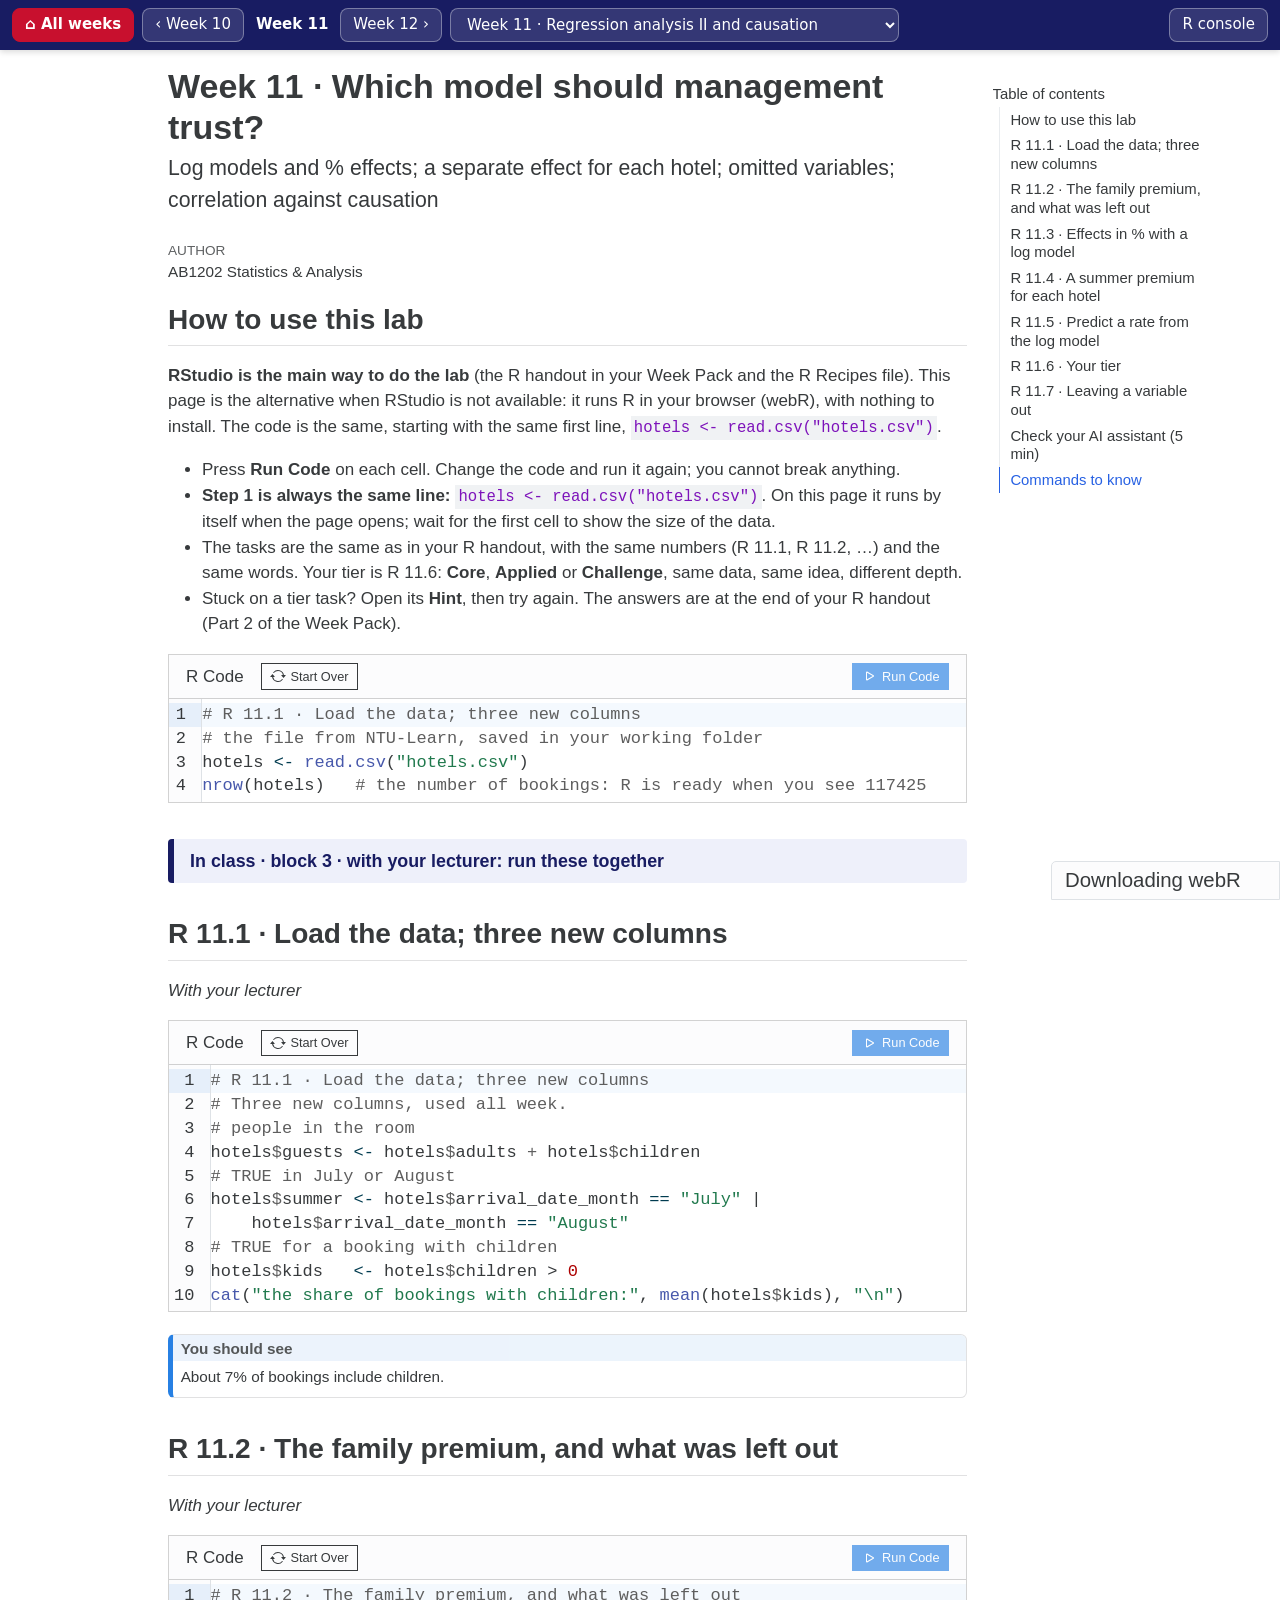
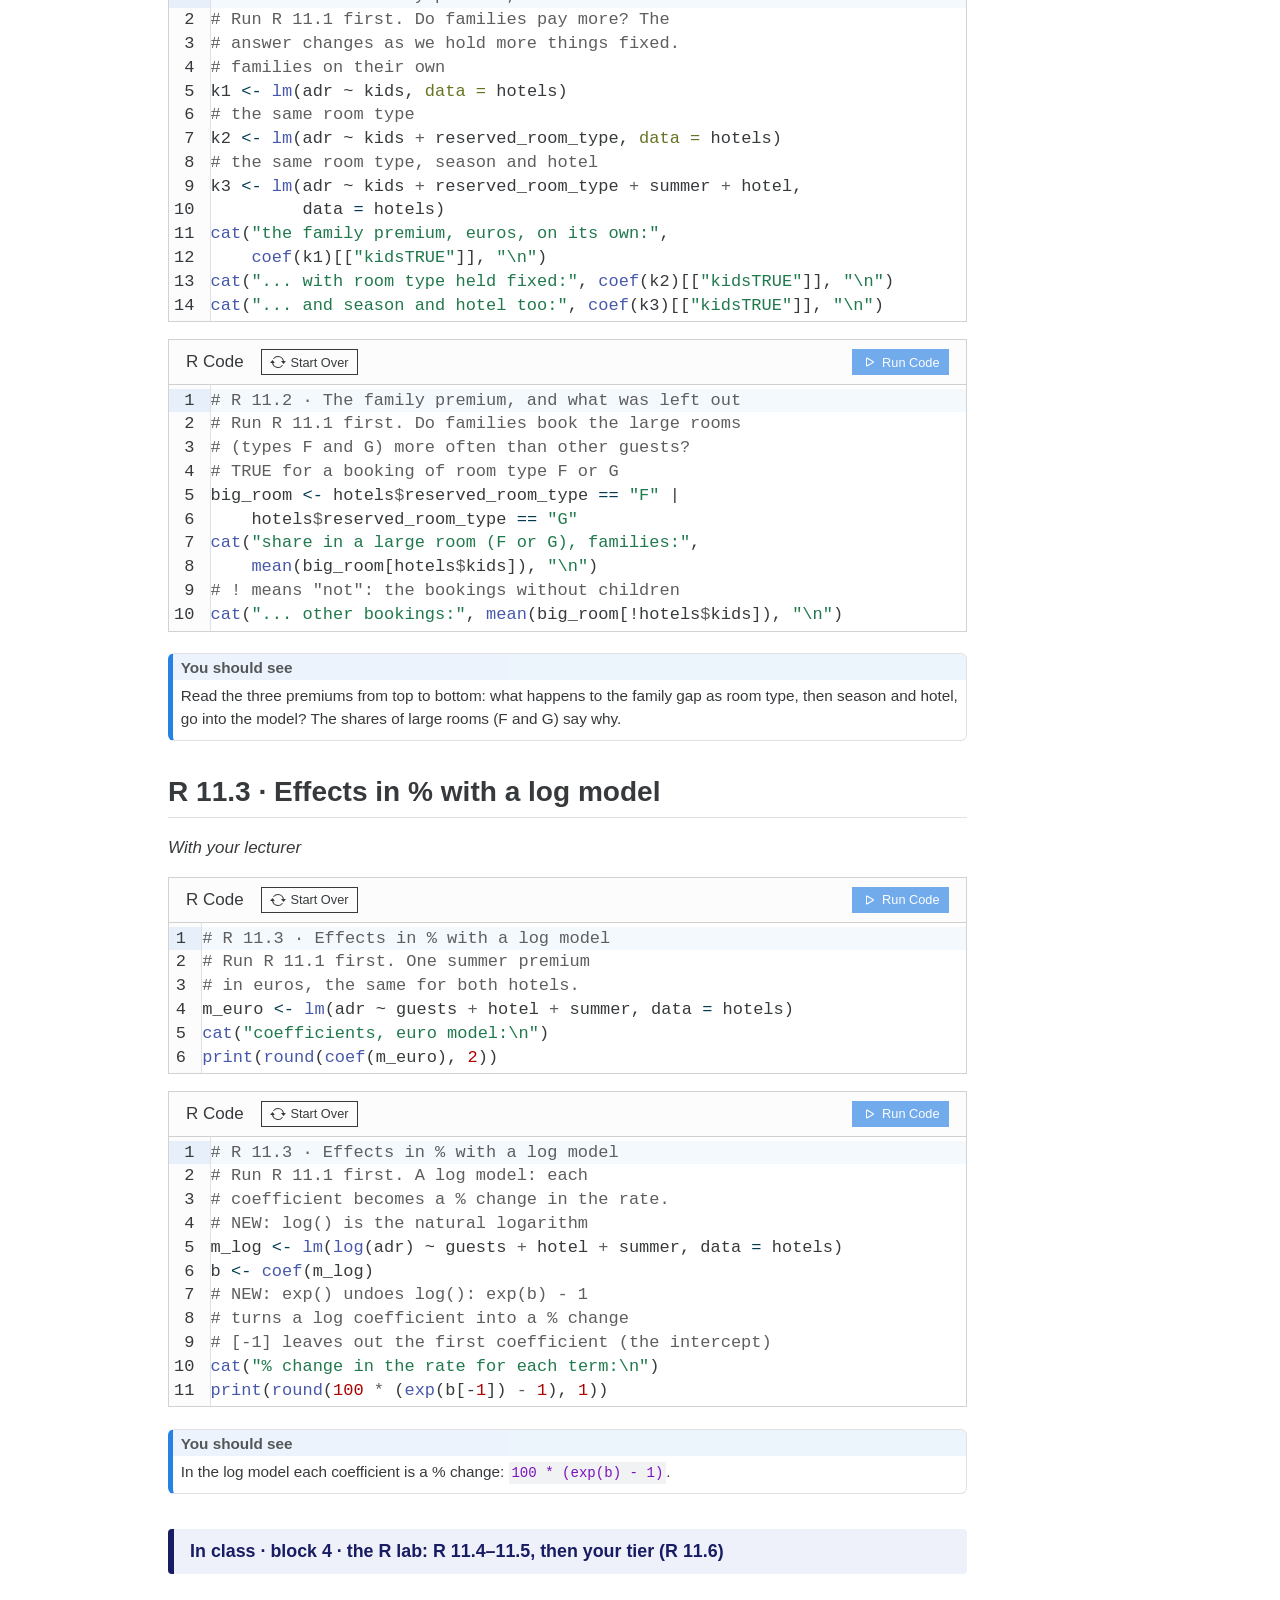
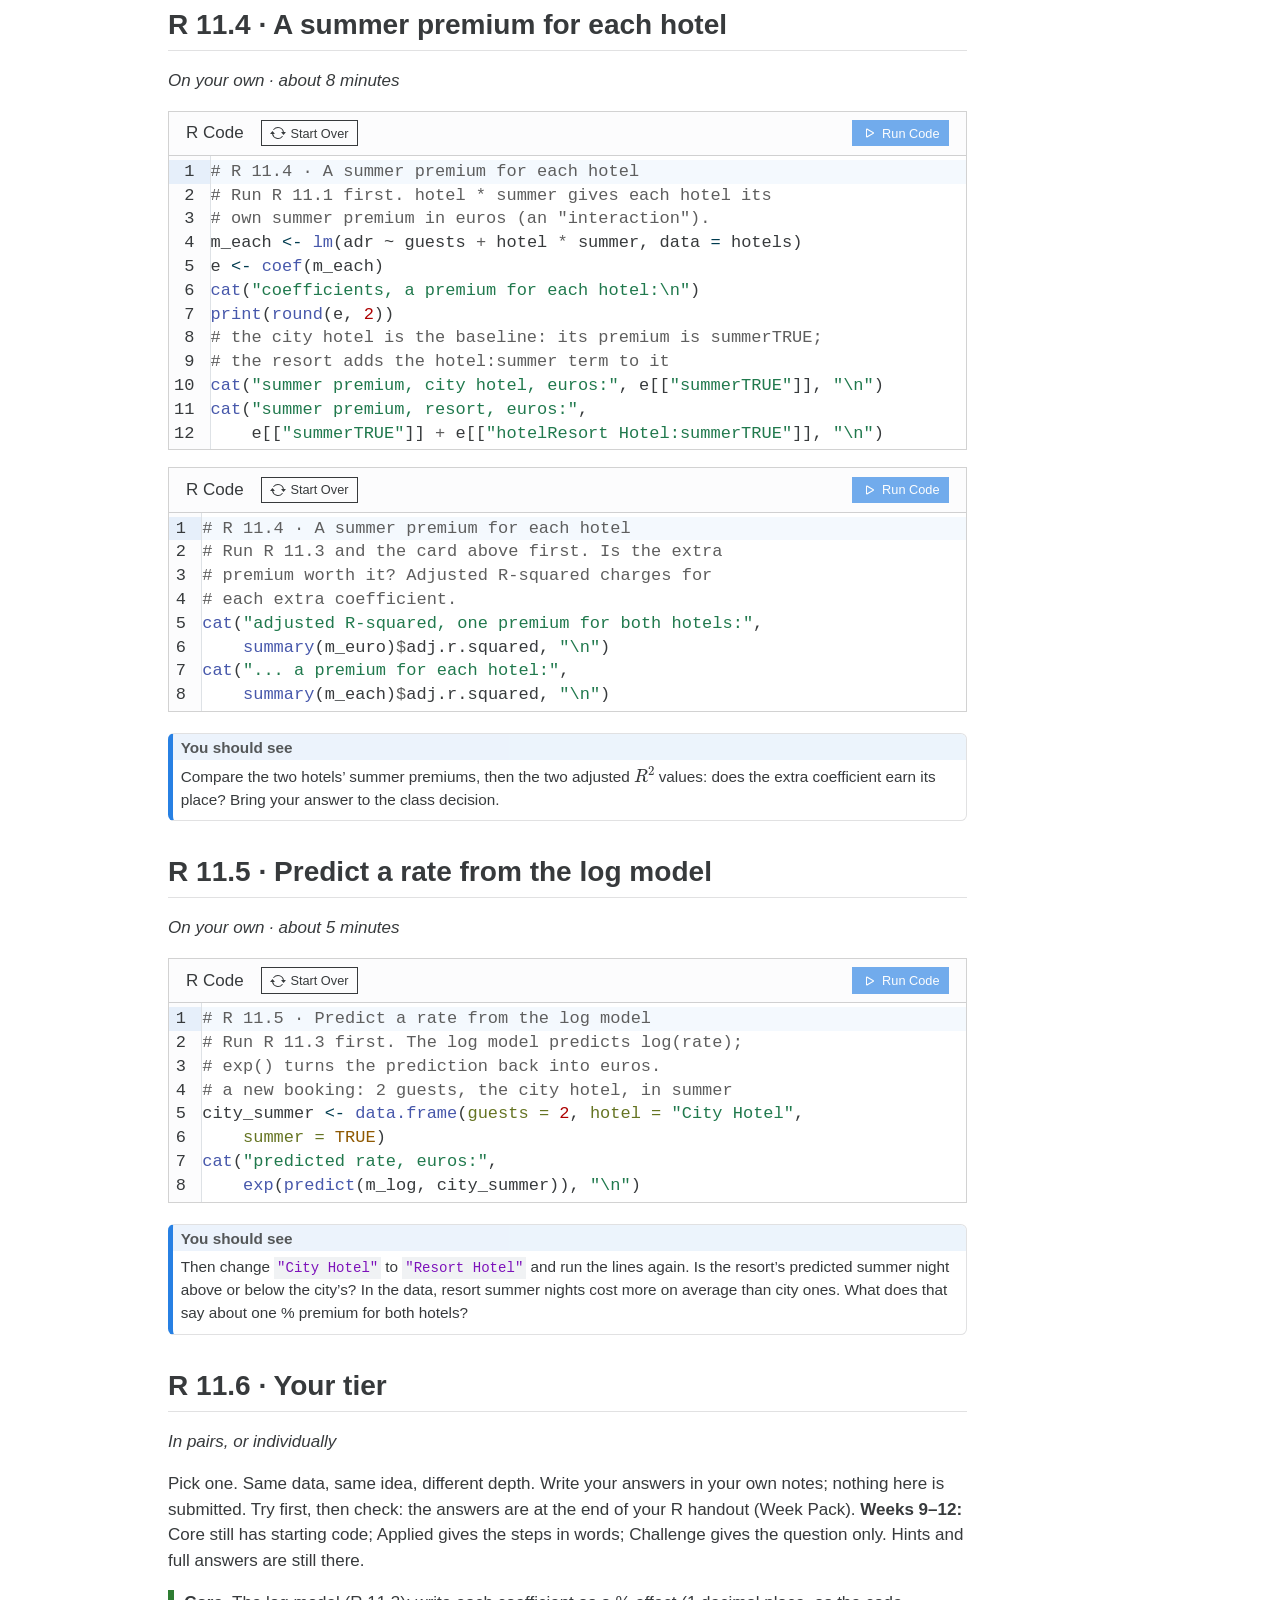
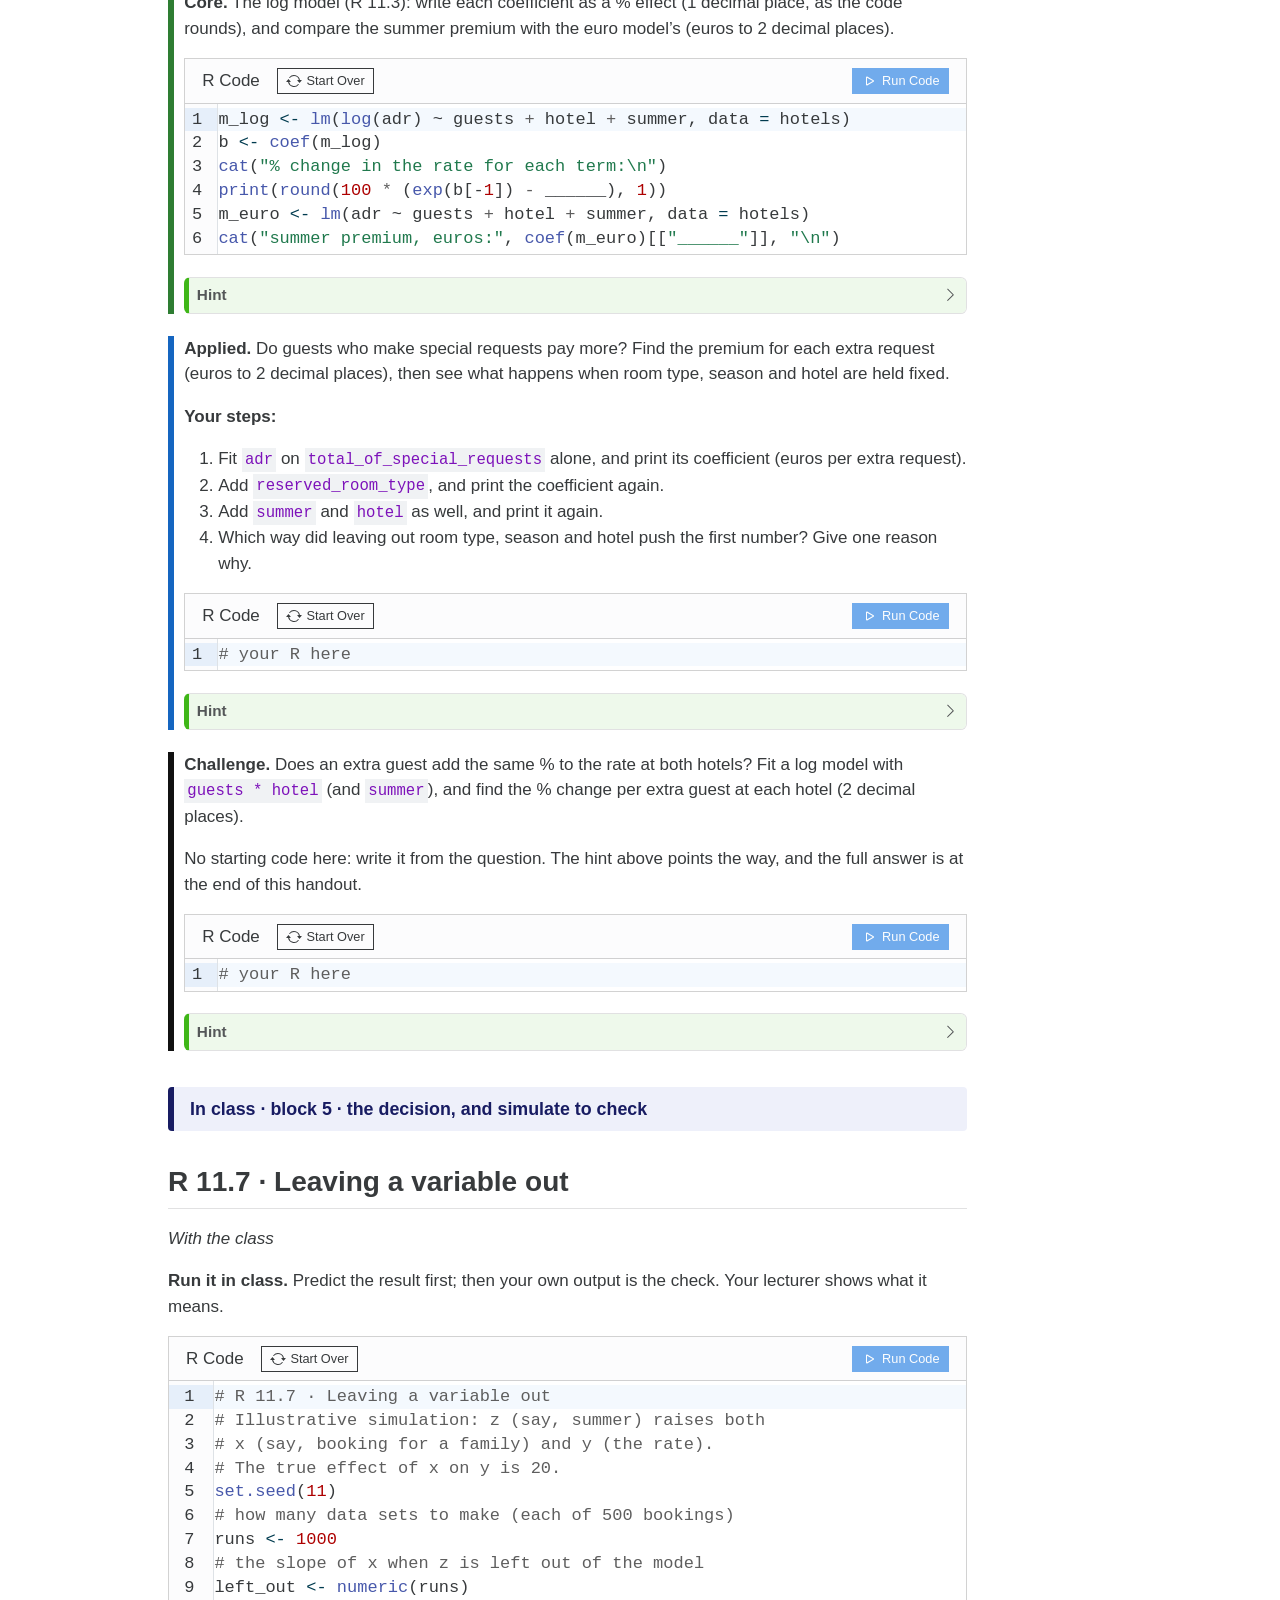
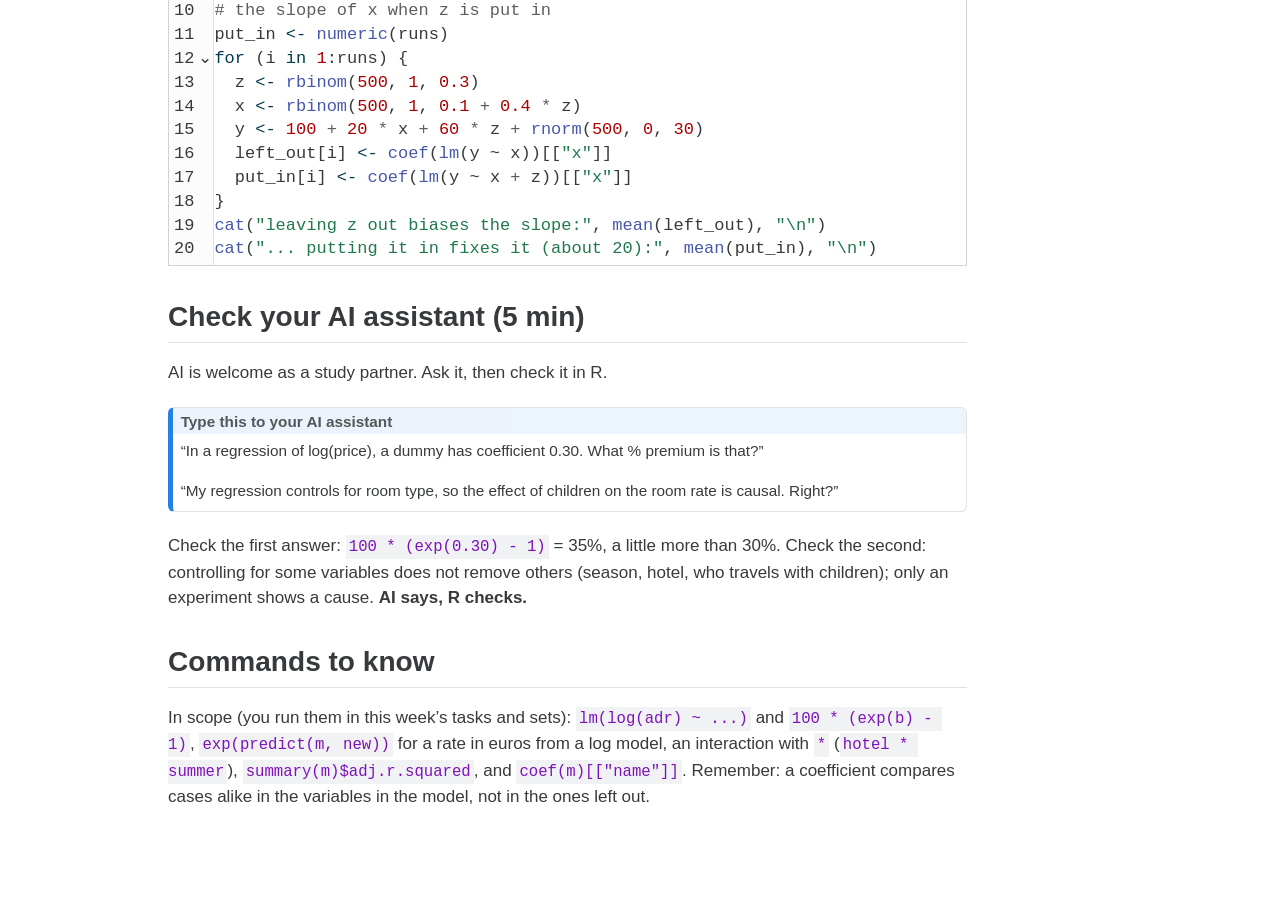
<file: w11/w11.html>
<!DOCTYPE html>
<html xmlns="http://www.w3.org/1999/xhtml" lang="en-GB" xml:lang="en-GB"><head>

<meta charset="utf-8">
<meta name="generator" content="quarto-1.9.38">

<meta name="viewport" content="width=device-width, initial-scale=1.0, user-scalable=yes">

<meta name="author" content="AB1202 Statistics &amp; Analysis">

<title>Week 11 · Which model should management trust?</title>
<style>
/* Default styles provided by pandoc.
** See https://pandoc.org/MANUAL.html#variables-for-html for config info.
*/
code{white-space: pre-wrap;}
span.smallcaps{font-variant: small-caps;}
div.columns{display: flex; gap: min(4vw, 1.5em);}
div.column{flex: auto; overflow-x: auto;}
div.hanging-indent{margin-left: 1.5em; text-indent: -1.5em;}
ul.task-list{list-style: none;}
ul.task-list li input[type="checkbox"] {
  width: 0.8em;
  margin: 0 0.8em 0.2em -1em; /* quarto-specific, see https://github.com/quarto-dev/quarto-cli/issues/4556 */ 
  vertical-align: middle;
}
</style>


<script src="w11_files/libs/clipboard/clipboard.min.js"></script>
<script src="w11_files/libs/quarto-html/quarto.js" type="module"></script>
<script src="w11_files/libs/quarto-html/tabsets/tabsets.js" type="module"></script>
<script src="w11_files/libs/quarto-html/popper.min.js"></script>
<script src="w11_files/libs/quarto-html/tippy.umd.min.js"></script>
<script src="w11_files/libs/quarto-html/anchor.min.js"></script>
<link href="w11_files/libs/quarto-html/tippy.css" rel="stylesheet">
<link href="w11_files/libs/quarto-html/quarto-syntax-highlighting-15634bcf2e68342d4ad2dfa704d543f6.css" rel="stylesheet" id="quarto-text-highlighting-styles">
<script src="w11_files/libs/bootstrap/bootstrap.min.js"></script>
<link href="w11_files/libs/bootstrap/bootstrap-icons.css" rel="stylesheet">
<link href="w11_files/libs/bootstrap/bootstrap-99759f1773580fd6d177836f859495f2.min.css" rel="stylesheet" append-hash="true" id="quarto-bootstrap" data-mode="light">
<script src="w11_files/libs/quarto-contrib/live-runtime/live-runtime.js" type="module"></script>
<link href="w11_files/libs/quarto-contrib/live-runtime/live-runtime.css" rel="stylesheet">
<style>
.tier-core { border-left: 6px solid #2e7d32; padding-left: .6em; }
.tier-applied { border-left: 6px solid #1565c0; padding-left: .6em; }
.tier-challenge { border-left: 6px solid #111; padding-left: .6em; }
.block-tag { font-size: .8em; color: #666; text-transform: uppercase; letter-spacing: .06em; }
.big-number { font-size: 1.6em; font-weight: 700; color: #C8102E; }
.quarto-title-meta { display: none; }   /* no stray "AUTHOR" label under the title (review, 23 Nov 2026) */
/* type sizes, as notes.css */
div.sourceCode pre code, pre code, .cell-output pre code { font-size: 13.5px; line-height: 1.45; }
p code, li code, td code { font-size: .92em; }
/* R Lab cells: a long line wraps (indented) instead of needing a sideways scroll (Sam, 25 Nov 2026) */
.cm-editor .cm-content { white-space: pre-wrap !important; word-break: break-word; overflow-wrap: anywhere; flex-shrink: 1 !important; min-width: 0 !important; width: auto !important; }
.cm-editor .cm-line { padding-left: 1.2em !important; text-indent: -1.2em; }
.cm-editor .cm-scroller { overflow-x: hidden !important; }
.phase { margin: 2em 0 .5em; padding: .55em .9em; border-left: 6px solid #181C62; background: #EEF0FA; color: #181C62; font-weight: 700; font-size: 1.05em; line-height: 1.4; border-radius: 4px; }   /* Sam, 26 Nov 2026: larger, sentence case, navy on a pale tint (contrast about 13:1); the words carry the meaning, not the colour */
.phase p { margin: 0; }
</style>
<script type="module" src="w11_files/libs/quarto-ojs/quarto-ojs-runtime.js"></script>
<link href="w11_files/libs/quarto-ojs/quarto-ojs.css" rel="stylesheet">

  <script defer="" src="../mathjax/tex-chtml-full.js" type="text/javascript"></script>

<script type="text/javascript">
const typesetMath = (el) => {
  if (window.MathJax) {
    // MathJax Typeset
    window.MathJax.typeset([el]);
  } else if (window.katex) {
    // KaTeX Render
    var mathElements = el.getElementsByClassName("math");
    var macros = [];
    for (var i = 0; i < mathElements.length; i++) {
      var texText = mathElements[i].firstChild;
      if (mathElements[i].tagName == "SPAN" && texText && texText.data) {
        window.katex.render(texText.data, mathElements[i], {
          displayMode: mathElements[i].classList.contains('display'),
          throwOnError: false,
          macros: macros,
          fleqn: false
        });
      }
    }
  }
}
window.Quarto = {
  typesetMath
};
</script>

<style id="rlab-nav-style">
html{scroll-padding-top:64px}
.rlab-nav{position:sticky;top:0;z-index:2000;background:#181C62;color:#fff;display:flex;gap:8px;align-items:center;flex-wrap:wrap;
  padding:8px 12px;font:15px/1.3 system-ui,-apple-system,"Segoe UI",Arial,sans-serif;box-shadow:0 2px 6px rgba(0,0,0,.15)}
.rlab-nav a,.rlab-nav select{color:#fff;background:rgba(255,255,255,.12);border:1px solid rgba(255,255,255,.35);border-radius:8px;
  padding:6px 12px;text-decoration:none;font:inherit}
.rlab-nav a:hover,.rlab-nav a:focus{background:rgba(255,255,255,.25);outline:none}
.rlab-nav a.home{background:#C8102E;border-color:#C8102E;font-weight:600}
.rlab-nav .here{font-weight:600;padding:0 4px}
.rlab-nav .sp{flex:1}
.rlab-nav select{max-width:100%;min-width:0;flex:0 1 auto}
.rlab-nav select option{color:#1d1d1f}
.rlab-nav a.off{opacity:.35;pointer-events:none}
#quarto-margin-sidebar,.sidebar.margin-sidebar{top:64px !important}
@media (max-width:700px){.rlab-nav .label{display:none}.rlab-nav .sp{display:none}.rlab-nav select{order:10;flex:1 1 100%;width:100%}
  .rlab-nav{gap:6px;padding:6px 8px}.rlab-nav a,.rlab-nav select{padding:5px 10px}}
</style></head>

<body class="quarto-light"><nav class="rlab-nav" aria-label="AB1202 R Lab"><a class="home" href="../index.html">⌂ All weeks</a><a href="../w10/w10.html" title="Week 10">‹ <span class="label">Week 10</span></a><span class="here">Week 11</span><a href="../w12/w12.html" title="Week 12"><span class="label">Week 12</span> ›</a><select aria-label="Go to a week" onchange="location.href=this.value"><option value="../w01/w01.html">Week 1 · Describing data and probability basics</option><option value="../w02/w02.html">Week 2 · Conditional probability and Bayes' rule</option><option value="../w03/w03.html">Week 3 · Random variables and distributions</option><option value="../w04/w04.html">Week 4 · Expected values</option><option value="../w05/w05.html">Week 5 · Bivariate distributions and correlation</option><option value="../w06/w06.html">Week 6 · Sampling and the central limit theorem</option><option value="../w07/w07.html">Week 7 · Confidence intervals and sample size</option><option value="../w08/w08.html">Week 8 · Hypothesis testing and error probabilities</option><option value="../w09/w09.html">Week 9 · Testing in practice and practical significance</option><option value="../w10/w10.html">Week 10 · Regression analysis I</option><option value="../w11/w11.html" selected>Week 11 · Regression analysis II and causation</option><option value="../w12/w12.html">Week 12 · Simulation analysis</option></select><span class="sp"></span><a href="../console/index.html">R console</a></nav>

<div id="quarto-content" class="page-columns page-rows-contents page-layout-article">
<div id="quarto-margin-sidebar" class="sidebar margin-sidebar">
  <nav id="TOC" role="doc-toc" class="toc-active">
    <h2 id="toc-title">Table of contents</h2>
   
  <ul class="collapse">
  <li><a href="#how-to-use-this-lab" id="toc-how-to-use-this-lab" class="nav-link active" data-scroll-target="#how-to-use-this-lab">How to use this lab</a></li>
  <li><a href="#r-11.1-load-the-data-three-new-columns-1" id="toc-r-11.1-load-the-data-three-new-columns-1" class="nav-link" data-scroll-target="#r-11.1-load-the-data-three-new-columns-1">R 11.1 · Load the data; three new columns</a></li>
  <li><a href="#r-11.2-the-family-premium-and-what-was-left-out-1" id="toc-r-11.2-the-family-premium-and-what-was-left-out-1" class="nav-link" data-scroll-target="#r-11.2-the-family-premium-and-what-was-left-out-1">R 11.2 · The family premium, and what was left out</a></li>
  <li><a href="#r-11.3-effects-in-with-a-log-model-1" id="toc-r-11.3-effects-in-with-a-log-model-1" class="nav-link" data-scroll-target="#r-11.3-effects-in-with-a-log-model-1">R 11.3 · Effects in % with a log model</a></li>
  <li><a href="#r-11.4-a-summer-premium-for-each-hotel-1" id="toc-r-11.4-a-summer-premium-for-each-hotel-1" class="nav-link" data-scroll-target="#r-11.4-a-summer-premium-for-each-hotel-1">R 11.4 · A summer premium for each hotel</a></li>
  <li><a href="#r-11.5-predict-a-rate-from-the-log-model-1" id="toc-r-11.5-predict-a-rate-from-the-log-model-1" class="nav-link" data-scroll-target="#r-11.5-predict-a-rate-from-the-log-model-1">R 11.5 · Predict a rate from the log model</a></li>
  <li><a href="#r-11.6-your-tier-1" id="toc-r-11.6-your-tier-1" class="nav-link" data-scroll-target="#r-11.6-your-tier-1">R 11.6 · Your tier</a></li>
  <li><a href="#r-11.7-leaving-a-variable-out-1" id="toc-r-11.7-leaving-a-variable-out-1" class="nav-link" data-scroll-target="#r-11.7-leaving-a-variable-out-1">R 11.7 · Leaving a variable out</a></li>
  <li><a href="#check-your-ai-assistant-5-min" id="toc-check-your-ai-assistant-5-min" class="nav-link" data-scroll-target="#check-your-ai-assistant-5-min">Check your AI assistant (5 min)</a></li>
  <li><a href="#commands-to-know" id="toc-commands-to-know" class="nav-link" data-scroll-target="#commands-to-know">Commands to know</a></li>
  </ul>
</nav>
</div>
<main class="content" id="quarto-document-content">

<header id="title-block-header" class="quarto-title-block default">
<div class="quarto-title">
<h1 class="title">Week 11 · Which model should management trust?</h1>
<p class="subtitle lead">Log models and % effects; a separate effect for each hotel; omitted variables; correlation against causation</p>
</div>



<div class="quarto-title-meta">

    <div>
    <div class="quarto-title-meta-heading">Author</div>
    <div class="quarto-title-meta-contents">
             <p>AB1202 Statistics &amp; Analysis </p>
          </div>
  </div>
    
  
    
  </div>
  


</header>


<section id="how-to-use-this-lab" class="level2">
<h2 class="anchored" data-anchor-id="how-to-use-this-lab">How to use this lab</h2>
<p><strong>RStudio is the main way to do the lab</strong> (the R handout in your Week Pack and the R Recipes file). This page is the alternative when RStudio is not available: it runs R in your browser (webR), with nothing to install. The code is the same, starting with the same first line, <code>hotels &lt;- read.csv("hotels.csv")</code>.</p>
<ul>
<li>Press <strong>Run Code</strong> on each cell. Change the code and run it again; you cannot break anything.</li>
<li><strong>Step 1 is always the same line:</strong> <code>hotels &lt;- read.csv("hotels.csv")</code>. On this page it runs by itself when the page opens; wait for the first cell to show the size of the data.</li>
<li>The tasks are the same as in your R handout, with the same numbers (R 11.1, R 11.2, …) and the same words. Your tier is R 11.6: <strong>Core</strong>, <strong>Applied</strong> or <strong>Challenge</strong>, same data, same idea, different depth.</li>
<li>Stuck on a tier task? Open its <strong>Hint</strong>, then try again. The answers are at the end of your R handout (Part 2 of the Week Pack).</li>
</ul>
<div>
<div id="webr-1" class="exercise-cell">

</div>
<script type="webr-1-contents">
[base64]
</script>
</div>
<div>
<div id="webr-2" class="exercise-cell">

</div>
<script type="webr-2-contents">
[base64]
</script>
</div>
<div class="phase">
<p>In class · block 3 · with your lecturer: run these together</p>
</div>
</section>
<section id="r-11.1-load-the-data-three-new-columns-1" class="level2">
<h2 class="anchored" data-anchor-id="r-11.1-load-the-data-three-new-columns-1">R 11.1 · Load the data; three new columns</h2>
<p><em>With your lecturer</em></p>
<div>
<div id="webr-3" class="exercise-cell">

</div>
<script type="webr-3-contents">
[base64]
</script>
</div>
<div class="callout callout-style-default callout-note no-icon callout-titled" title="You should see">
<div class="callout-header d-flex align-content-center">
<div class="callout-icon-container">
<i class="callout-icon no-icon"></i>
</div>
<div class="callout-title-container flex-fill">
<span class="screen-reader-only">Note</span>You should see
</div>
</div>
<div class="callout-body-container callout-body">
<p>About 7% of bookings include children.</p>
</div>
</div>
</section>
<section id="r-11.2-the-family-premium-and-what-was-left-out-1" class="level2">
<h2 class="anchored" data-anchor-id="r-11.2-the-family-premium-and-what-was-left-out-1">R 11.2 · The family premium, and what was left out</h2>
<p><em>With your lecturer</em></p>
<div>
<div id="webr-4" class="exercise-cell">

</div>
<script type="webr-4-contents">
eyJhdHRyIjp7ImVkaXQiOnRydWUsImV2YWwiOnRydWV9LCJjb2RlIjoiIyBSIDExLjIgwrcgVGhlIGZhbWlseSBwcmVtaXVtLCBhbmQgd2hhdCB3YXMgbGVmdCBvdXRcbiMgUnVuIFIgMTEuMSBmaXJzdC4gRG8gZmFtaWxpZXMgcGF5IG1vcmU/[base64]
</script>
</div>
<div>
<div id="webr-5" class="exercise-cell">

</div>
<script type="webr-5-contents">
[base64]/[base64]
</script>
</div>
<div class="callout callout-style-default callout-note no-icon callout-titled" title="You should see">
<div class="callout-header d-flex align-content-center">
<div class="callout-icon-container">
<i class="callout-icon no-icon"></i>
</div>
<div class="callout-title-container flex-fill">
<span class="screen-reader-only">Note</span>You should see
</div>
</div>
<div class="callout-body-container callout-body">
<p>Read the three premiums from top to bottom: what happens to the family gap as room type, then season and hotel, go into the model? The shares of large rooms (F and G) say why.</p>
</div>
</div>
</section>
<section id="r-11.3-effects-in-with-a-log-model-1" class="level2">
<h2 class="anchored" data-anchor-id="r-11.3-effects-in-with-a-log-model-1">R 11.3 · Effects in % with a log model</h2>
<p><em>With your lecturer</em></p>
<div>
<div id="webr-6" class="exercise-cell">

</div>
<script type="webr-6-contents">
[base64]
</script>
</div>
<div>
<div id="webr-7" class="exercise-cell">

</div>
<script type="webr-7-contents">
[base64]
</script>
</div>
<div class="callout callout-style-default callout-note no-icon callout-titled" title="You should see">
<div class="callout-header d-flex align-content-center">
<div class="callout-icon-container">
<i class="callout-icon no-icon"></i>
</div>
<div class="callout-title-container flex-fill">
<span class="screen-reader-only">Note</span>You should see
</div>
</div>
<div class="callout-body-container callout-body">
<p>In the log model each coefficient is a % change: <code>100 * (exp(b) - 1)</code>.</p>
</div>
</div>
<div class="phase">
<p>In class · block 4 · the R lab: R 11.4–11.5, then your tier (R 11.6)</p>
</div>
</section>
<section id="r-11.4-a-summer-premium-for-each-hotel-1" class="level2">
<h2 class="anchored" data-anchor-id="r-11.4-a-summer-premium-for-each-hotel-1">R 11.4 · A summer premium for each hotel</h2>
<p><em>On your own · about 8 minutes</em></p>
<div>
<div id="webr-8" class="exercise-cell">

</div>
<script type="webr-8-contents">
[base64]
</script>
</div>
<div>
<div id="webr-9" class="exercise-cell">

</div>
<script type="webr-9-contents">
[base64]/[base64]
</script>
</div>
<div class="callout callout-style-default callout-note no-icon callout-titled" title="You should see">
<div class="callout-header d-flex align-content-center">
<div class="callout-icon-container">
<i class="callout-icon no-icon"></i>
</div>
<div class="callout-title-container flex-fill">
<span class="screen-reader-only">Note</span>You should see
</div>
</div>
<div class="callout-body-container callout-body">
<p>Compare the two hotels’ summer premiums, then the two adjusted <span class="math inline">\(R^2\)</span> values: does the extra coefficient earn its place? Bring your answer to the class decision.</p>
</div>
</div>
</section>
<section id="r-11.5-predict-a-rate-from-the-log-model-1" class="level2">
<h2 class="anchored" data-anchor-id="r-11.5-predict-a-rate-from-the-log-model-1">R 11.5 · Predict a rate from the log model</h2>
<p><em>On your own · about 5 minutes</em></p>
<div>
<div id="webr-10" class="exercise-cell">

</div>
<script type="webr-10-contents">
[base64]
</script>
</div>
<div class="callout callout-style-default callout-note no-icon callout-titled" title="You should see">
<div class="callout-header d-flex align-content-center">
<div class="callout-icon-container">
<i class="callout-icon no-icon"></i>
</div>
<div class="callout-title-container flex-fill">
<span class="screen-reader-only">Note</span>You should see
</div>
</div>
<div class="callout-body-container callout-body">
<p>Then change <code>"City Hotel"</code> to <code>"Resort Hotel"</code> and run the lines again. Is the resort’s predicted summer night above or below the city’s? In the data, resort summer nights cost more on average than city ones. What does that say about one % premium for both hotels?</p>
</div>
</div>
</section>
<section id="r-11.6-your-tier-1" class="level2">
<h2 class="anchored" data-anchor-id="r-11.6-your-tier-1">R 11.6 · Your tier</h2>
<p><em>In pairs, or individually</em></p>
<p>Pick one. Same data, same idea, different depth. Write your answers in your own notes; nothing here is submitted. Try first, then check: the answers are at the end of your R handout (Week Pack). <strong>Weeks 9–12:</strong> Core still has starting code; Applied gives the steps in words; Challenge gives the question only. Hints and full answers are still there.</p>
<div class="tier-core">
<p><strong>Core.</strong> The log model (R 11.3): write each coefficient as a % effect (1 decimal place, as the code rounds), and compare the summer premium with the euro model’s (euros to 2 decimal places).</p>
<div>
<div id="webr-11" class="exercise-cell">

</div>
<script type="webr-11-contents">
[base64]
</script>
</div>
<div class="callout callout-style-default callout-tip no-icon callout-titled" title="Hint">
<div class="callout-header d-flex align-content-center collapsed" data-bs-toggle="collapse" data-bs-target=".callout-6-contents" aria-controls="callout-6" aria-expanded="false" aria-label="Toggle callout">
<div class="callout-icon-container">
<i class="callout-icon no-icon"></i>
</div>
<div class="callout-title-container flex-fill">
<span class="screen-reader-only">Tip</span>Hint
</div>
<div class="callout-btn-toggle d-inline-block border-0 py-1 ps-1 pe-0 float-end"><i class="callout-toggle"></i></div>
</div>
<div id="callout-6" class="callout-6-contents callout-collapse collapse">
<div class="callout-body-container callout-body">
<p><code>100 * (exp(b) - 1)</code> turns a log coefficient into a %; the euro premium is <code>coef(m_euro)[["summerTRUE"]]</code>.</p>
</div>
</div>
</div>
</div>
<div class="tier-applied">
<p><strong>Applied.</strong> Do guests who make special requests pay more? Find the premium for each extra request (euros to 2 decimal places), then see what happens when room type, season and hotel are held fixed.</p>
<p><strong>Your steps:</strong></p>
<ol type="1">
<li>Fit <code>adr</code> on <code>total_of_special_requests</code> alone, and print its coefficient (euros per extra request).</li>
<li>Add <code>reserved_room_type</code>, and print the coefficient again.</li>
<li>Add <code>summer</code> and <code>hotel</code> as well, and print it again.</li>
<li>Which way did leaving out room type, season and hotel push the first number? Give one reason why.</li>
</ol>
<div>
<div id="webr-12" class="exercise-cell">

</div>
<script type="webr-12-contents">
eyJhdHRyIjp7ImVkaXQiOnRydWUsImV2YWwiOnRydWV9LCJjb2RlIjoiIyB5b3VyIFIgaGVyZSJ9
</script>
</div>
<div class="callout callout-style-default callout-tip no-icon callout-titled" title="Hint">
<div class="callout-header d-flex align-content-center collapsed" data-bs-toggle="collapse" data-bs-target=".callout-7-contents" aria-controls="callout-7" aria-expanded="false" aria-label="Toggle callout">
<div class="callout-icon-container">
<i class="callout-icon no-icon"></i>
</div>
<div class="callout-title-container flex-fill">
<span class="screen-reader-only">Tip</span>Hint
</div>
<div class="callout-btn-toggle d-inline-block border-0 py-1 ps-1 pe-0 float-end"><i class="callout-toggle"></i></div>
</div>
<div id="callout-7" class="callout-7-contents callout-collapse collapse">
<div class="callout-body-container callout-body">
<p>as R 11.2, with <code>total_of_special_requests</code> in place of <code>kids</code>; its coefficient is <code>coef(m)[["total_of_special_requests"]]</code>.</p>
</div>
</div>
</div>
</div>
<div class="tier-challenge">
<p><strong>Challenge.</strong> Does an extra guest add the same % to the rate at both hotels? Fit a log model with <code>guests * hotel</code> (and <code>summer</code>), and find the % change per extra guest at each hotel (2 decimal places).</p>
<p>No starting code here: write it from the question. The hint above points the way, and the full answer is at the end of this handout.</p>
<div>
<div id="webr-13" class="exercise-cell">

</div>
<script type="webr-13-contents">
eyJhdHRyIjp7ImVkaXQiOnRydWUsImV2YWwiOnRydWV9LCJjb2RlIjoiIyB5b3VyIFIgaGVyZSJ9
</script>
</div>
<div class="callout callout-style-default callout-tip no-icon callout-titled" title="Hint">
<div class="callout-header d-flex align-content-center collapsed" data-bs-toggle="collapse" data-bs-target=".callout-8-contents" aria-controls="callout-8" aria-expanded="false" aria-label="Toggle callout">
<div class="callout-icon-container">
<i class="callout-icon no-icon"></i>
</div>
<div class="callout-title-container flex-fill">
<span class="screen-reader-only">Tip</span>Hint
</div>
<div class="callout-btn-toggle d-inline-block border-0 py-1 ps-1 pe-0 float-end"><i class="callout-toggle"></i></div>
</div>
<div id="callout-8" class="callout-8-contents callout-collapse collapse">
<div class="callout-body-container callout-body">
<p>as R 11.4, but in a log model: for the resort, add the <code>guests:hotelResort Hotel</code> coefficient to the <code>guests</code> one, then use <code>100 * (exp(...) - 1)</code>.</p>
</div>
</div>
</div>
</div>
<div class="phase">
<p>In class · block 5 · the decision, and simulate to check</p>
</div>
</section>
<section id="r-11.7-leaving-a-variable-out-1" class="level2">
<h2 class="anchored" data-anchor-id="r-11.7-leaving-a-variable-out-1">R 11.7 · Leaving a variable out</h2>
<p><em>With the class</em></p>
<p><strong>Run it in class.</strong> Predict the result first; then your own output is the check. Your lecturer shows what it means.</p>
<div>
<div id="webr-14" class="exercise-cell">

</div>
<script type="webr-14-contents">
[base64]
</script>
</div>
</section>
<section id="check-your-ai-assistant-5-min" class="level2">
<h2 class="anchored" data-anchor-id="check-your-ai-assistant-5-min">Check your AI assistant (5 min)</h2>
<p>AI is welcome as a study partner. Ask it, then check it in R.</p>
<div class="callout callout-style-default callout-note no-icon callout-titled" title="Type this to your AI assistant">
<div class="callout-header d-flex align-content-center">
<div class="callout-icon-container">
<i class="callout-icon no-icon"></i>
</div>
<div class="callout-title-container flex-fill">
<span class="screen-reader-only">Note</span>Type this to your AI assistant
</div>
</div>
<div class="callout-body-container callout-body">
<p>“In a regression of log(price), a dummy has coefficient 0.30. What % premium is that?”</p>
<p>“My regression controls for room type, so the effect of children on the room rate is causal. Right?”</p>
</div>
</div>
<p>Check the first answer: <code>100 * (exp(0.30) - 1)</code> = 35%, a little more than 30%. Check the second: controlling for some variables does not remove others (season, hotel, who travels with children); only an experiment shows a cause. <strong>AI says, R checks.</strong></p>
</section>
<section id="commands-to-know" class="level2">
<h2 class="anchored" data-anchor-id="commands-to-know">Commands to know</h2>
<p>In scope (you run them in this week’s tasks and sets): <code>lm(log(adr) ~ ...)</code> and <code>100 * (exp(b) - 1)</code>, <code>exp(predict(m, new))</code> for a rate in euros from a log model, an interaction with <code>*</code> (<code>hotel * summer</code>), <code>summary(m)$adj.r.squared</code>, and <code>coef(m)[["name"]]</code>. Remember: a coefficient compares cases alike in the variables in the model, not in the ones left out.</p>
<script type="webr-data">
eyJvcHRpb25zIjp7ImJhc2VVcmwiOiIuLi93ZWJyLyJ9LCJwYWNrYWdlcyI6eyJwa2dzIjpbImV2YWx1YXRlIiwia25pdHIiLCJodG1sdG9vbHMiXSwicmVwb3MiOlsiLi4vd2Vici1yZXBvIl19LCJyZW5kZXJfZGYiOiJkZWZhdWx0In0=
</script>
<script type="ojs-module-contents">
[base64]
</script>
<div id="exercise-loading-indicator" class="exercise-loading-indicator d-none d-flex align-items-center gap-2">
<div id="exercise-loading-status" class="d-flex gap-2">

</div>
<div class="spinner-grow spinner-grow-sm">

</div>
</div>
<script type="vfs-file">
WyJob3RlbHMuY3N2Lmd6Il0=
</script>
</section>

</main>
<!-- /main column -->
<script type="ojs-module-contents">
eyJjb250ZW50cyI6W119
</script>
<script type="module">
if (window.location.protocol === "file:") { alert("The OJS runtime does not work with file:// URLs. Please use a web server to view this document."); }
window._ojs.paths.runtimeToDoc = "../../..";
window._ojs.paths.runtimeToRoot = "../../../..";
window._ojs.paths.docToRoot = "..";
window._ojs.selfContained = false;
window._ojs.runtime.interpretFromScriptTags();
</script>
<script id="quarto-html-after-body" type="application/javascript">
  window.document.addEventListener("DOMContentLoaded", function (event) {
    const icon = "";
    const anchorJS = new window.AnchorJS();
    anchorJS.options = {
      placement: 'right',
      icon: icon
    };
    anchorJS.add('.anchored');
    const isCodeAnnotation = (el) => {
      for (const clz of el.classList) {
        if (clz.startsWith('code-annotation-')) {                     
          return true;
        }
      }
      return false;
    }
    const onCopySuccess = function(e) {
      // button target
      const button = e.trigger;
      // don't keep focus
      button.blur();
      // flash "checked"
      button.classList.add('code-copy-button-checked');
      var currentTitle = button.getAttribute("title");
      button.setAttribute("title", "Copied!");
      let tooltip;
      if (window.bootstrap) {
        button.setAttribute("data-bs-toggle", "tooltip");
        button.setAttribute("data-bs-placement", "left");
        button.setAttribute("data-bs-title", "Copied!");
        tooltip = new bootstrap.Tooltip(button, 
          { trigger: "manual", 
            customClass: "code-copy-button-tooltip",
            offset: [0, -8]});
        tooltip.show();    
      }
      setTimeout(function() {
        if (tooltip) {
          tooltip.hide();
          button.removeAttribute("data-bs-title");
          button.removeAttribute("data-bs-toggle");
          button.removeAttribute("data-bs-placement");
        }
        button.setAttribute("title", currentTitle);
        button.classList.remove('code-copy-button-checked');
      }, 1000);
      // clear code selection
      e.clearSelection();
    }
    const getTextToCopy = function(trigger) {
      const outerScaffold = trigger.parentElement.cloneNode(true);
      const codeEl = outerScaffold.querySelector('code');
      for (const childEl of codeEl.children) {
        if (isCodeAnnotation(childEl)) {
          childEl.remove();
        }
      }
      return codeEl.innerText;
    }
    const clipboard = new window.ClipboardJS('.code-copy-button:not([data-in-quarto-modal])', {
      text: getTextToCopy
    });
    clipboard.on('success', onCopySuccess);
    if (window.document.getElementById('quarto-embedded-source-code-modal')) {
      const clipboardModal = new window.ClipboardJS('.code-copy-button[data-in-quarto-modal]', {
        text: getTextToCopy,
        container: window.document.getElementById('quarto-embedded-source-code-modal')
      });
      clipboardModal.on('success', onCopySuccess);
    }
      var localhostRegex = new RegExp(/^(?:http|https):\/\/localhost\:?[0-9]*\//);
      var mailtoRegex = new RegExp(/^mailto:/);
        var filterRegex = new RegExp('/' + window.location.host + '/');
      var isInternal = (href) => {
          return filterRegex.test(href) || localhostRegex.test(href) || mailtoRegex.test(href);
      }
      // Inspect non-navigation links and adorn them if external
     var links = window.document.querySelectorAll('a[href]:not(.nav-link):not(.navbar-brand):not(.toc-action):not(.sidebar-link):not(.sidebar-item-toggle):not(.pagination-link):not(.no-external):not([aria-hidden]):not(.dropdown-item):not(.quarto-navigation-tool):not(.about-link)');
      for (var i=0; i<links.length; i++) {
        const link = links[i];
        if (!isInternal(link.href)) {
          // undo the damage that might have been done by quarto-nav.js in the case of
          // links that we want to consider external
          if (link.dataset.originalHref !== undefined) {
            link.href = link.dataset.originalHref;
          }
        }
      }
    function tippyHover(el, contentFn, onTriggerFn, onUntriggerFn) {
      const config = {
        allowHTML: true,
        maxWidth: 500,
        delay: 100,
        arrow: false,
        appendTo: function(el) {
            return el.parentElement;
        },
        interactive: true,
        interactiveBorder: 10,
        theme: 'quarto',
        placement: 'bottom-start',
      };
      if (contentFn) {
        config.content = contentFn;
      }
      if (onTriggerFn) {
        config.onTrigger = onTriggerFn;
      }
      if (onUntriggerFn) {
        config.onUntrigger = onUntriggerFn;
      }
      window.tippy(el, config); 
    }
    const noterefs = window.document.querySelectorAll('a[role="doc-noteref"]');
    for (var i=0; i<noterefs.length; i++) {
      const ref = noterefs[i];
      tippyHover(ref, function() {
        // use id or data attribute instead here
        let href = ref.getAttribute('data-footnote-href') || ref.getAttribute('href');
        try { href = new URL(href).hash; } catch {}
        const id = href.replace(/^#\/?/, "");
        const note = window.document.getElementById(id);
        if (note) {
          return note.innerHTML;
        } else {
          return "";
        }
      });
    }
    const xrefs = window.document.querySelectorAll('a.quarto-xref');
    const processXRef = (id, note) => {
      // Strip column container classes
      const stripColumnClz = (el) => {
        el.classList.remove("page-full", "page-columns");
        if (el.children) {
          for (const child of el.children) {
            stripColumnClz(child);
          }
        }
      }
      stripColumnClz(note)
      if (id === null || id.startsWith('sec-')) {
        // Special case sections, only their first couple elements
        const container = document.createElement("div");
        if (note.children && note.children.length > 2) {
          container.appendChild(note.children[0].cloneNode(true));
          for (let i = 1; i < note.children.length; i++) {
            const child = note.children[i];
            if (child.tagName === "P" && child.innerText === "") {
              continue;
            } else {
              container.appendChild(child.cloneNode(true));
              break;
            }
          }
          if (window.Quarto?.typesetMath) {
            window.Quarto.typesetMath(container);
          }
          return container.innerHTML
        } else {
          if (window.Quarto?.typesetMath) {
            window.Quarto.typesetMath(note);
          }
          return note.innerHTML;
        }
      } else {
        // Remove any anchor links if they are present
        const anchorLink = note.querySelector('a.anchorjs-link');
        if (anchorLink) {
          anchorLink.remove();
        }
        if (window.Quarto?.typesetMath) {
          window.Quarto.typesetMath(note);
        }
        if (note.classList.contains("callout")) {
          return note.outerHTML;
        } else {
          return note.innerHTML;
        }
      }
    }
    for (var i=0; i<xrefs.length; i++) {
      const xref = xrefs[i];
      tippyHover(xref, undefined, function(instance) {
        instance.disable();
        let url = xref.getAttribute('href');
        let hash = undefined; 
        if (url.startsWith('#')) {
          hash = url;
        } else {
          try { hash = new URL(url).hash; } catch {}
        }
        if (hash) {
          const id = hash.replace(/^#\/?/, "");
          const note = window.document.getElementById(id);
          if (note !== null) {
            try {
              const html = processXRef(id, note.cloneNode(true));
              instance.setContent(html);
            } finally {
              instance.enable();
              instance.show();
            }
          } else {
            // See if we can fetch this
            fetch(url.split('#')[0])
            .then(res => res.text())
            .then(html => {
              const parser = new DOMParser();
              const htmlDoc = parser.parseFromString(html, "text/html");
              const note = htmlDoc.getElementById(id);
              if (note !== null) {
                const html = processXRef(id, note);
                instance.setContent(html);
              } 
            }).finally(() => {
              instance.enable();
              instance.show();
            });
          }
        } else {
          // See if we can fetch a full url (with no hash to target)
          // This is a special case and we should probably do some content thinning / targeting
          fetch(url)
          .then(res => res.text())
          .then(html => {
            const parser = new DOMParser();
            const htmlDoc = parser.parseFromString(html, "text/html");
            const note = htmlDoc.querySelector('main.content');
            if (note !== null) {
              // This should only happen for chapter cross references
              // (since there is no id in the URL)
              // remove the first header
              if (note.children.length > 0 && note.children[0].tagName === "HEADER") {
                note.children[0].remove();
              }
              const html = processXRef(null, note);
              instance.setContent(html);
            } 
          }).finally(() => {
            instance.enable();
            instance.show();
          });
        }
      }, function(instance) {
      });
    }
        let selectedAnnoteEl;
        const selectorForAnnotation = ( cell, annotation) => {
          let cellAttr = 'data-code-cell="' + cell + '"';
          let lineAttr = 'data-code-annotation="' +  annotation + '"';
          const selector = 'span[' + cellAttr + '][' + lineAttr + ']';
          return selector;
        }
        const selectCodeLines = (annoteEl) => {
          const doc = window.document;
          const targetCell = annoteEl.getAttribute("data-target-cell");
          const targetAnnotation = annoteEl.getAttribute("data-target-annotation");
          const annoteSpan = window.document.querySelector(selectorForAnnotation(targetCell, targetAnnotation));
          const lines = annoteSpan.getAttribute("data-code-lines").split(",");
          const lineIds = lines.map((line) => {
            return targetCell + "-" + line;
          })
          let top = null;
          let height = null;
          let parent = null;
          if (lineIds.length > 0) {
              //compute the position of the single el (top and bottom and make a div)
              const el = window.document.getElementById(lineIds[0]);
              top = el.offsetTop;
              height = el.offsetHeight;
              parent = el.parentElement.parentElement;
            if (lineIds.length > 1) {
              const lastEl = window.document.getElementById(lineIds[lineIds.length - 1]);
              const bottom = lastEl.offsetTop + lastEl.offsetHeight;
              height = bottom - top;
            }
            if (top !== null && height !== null && parent !== null) {
              // cook up a div (if necessary) and position it 
              let div = window.document.getElementById("code-annotation-line-highlight");
              if (div === null) {
                div = window.document.createElement("div");
                div.setAttribute("id", "code-annotation-line-highlight");
                div.style.position = 'absolute';
                parent.appendChild(div);
              }
              div.style.top = top - 2 + "px";
              div.style.height = height + 4 + "px";
              div.style.left = 0;
              let gutterDiv = window.document.getElementById("code-annotation-line-highlight-gutter");
              if (gutterDiv === null) {
                gutterDiv = window.document.createElement("div");
                gutterDiv.setAttribute("id", "code-annotation-line-highlight-gutter");
                gutterDiv.style.position = 'absolute';
                const codeCell = window.document.getElementById(targetCell);
                const gutter = codeCell.querySelector('.code-annotation-gutter');
                gutter.appendChild(gutterDiv);
              }
              gutterDiv.style.top = top - 2 + "px";
              gutterDiv.style.height = height + 4 + "px";
            }
            selectedAnnoteEl = annoteEl;
          }
        };
        const unselectCodeLines = () => {
          const elementsIds = ["code-annotation-line-highlight", "code-annotation-line-highlight-gutter"];
          elementsIds.forEach((elId) => {
            const div = window.document.getElementById(elId);
            if (div) {
              div.remove();
            }
          });
          selectedAnnoteEl = undefined;
        };
          // Handle positioning of the toggle
      window.addEventListener(
        "resize",
        throttle(() => {
          elRect = undefined;
          if (selectedAnnoteEl) {
            selectCodeLines(selectedAnnoteEl);
          }
        }, 10)
      );
      function throttle(fn, ms) {
      let throttle = false;
      let timer;
        return (...args) => {
          if(!throttle) { // first call gets through
              fn.apply(this, args);
              throttle = true;
          } else { // all the others get throttled
              if(timer) clearTimeout(timer); // cancel #2
              timer = setTimeout(() => {
                fn.apply(this, args);
                timer = throttle = false;
              }, ms);
          }
        };
      }
        // Attach click handler to the DT
        const annoteDls = window.document.querySelectorAll('dt[data-target-cell]');
        for (const annoteDlNode of annoteDls) {
          annoteDlNode.addEventListener('click', (event) => {
            const clickedEl = event.target;
            if (clickedEl !== selectedAnnoteEl) {
              unselectCodeLines();
              const activeEl = window.document.querySelector('dt[data-target-cell].code-annotation-active');
              if (activeEl) {
                activeEl.classList.remove('code-annotation-active');
              }
              selectCodeLines(clickedEl);
              clickedEl.classList.add('code-annotation-active');
            } else {
              // Unselect the line
              unselectCodeLines();
              clickedEl.classList.remove('code-annotation-active');
            }
          });
        }
    const findCites = (el) => {
      const parentEl = el.parentElement;
      if (parentEl) {
        const cites = parentEl.dataset.cites;
        if (cites) {
          return {
            el,
            cites: cites.split(' ')
          };
        } else {
          return findCites(el.parentElement)
        }
      } else {
        return undefined;
      }
    };
    var bibliorefs = window.document.querySelectorAll('a[role="doc-biblioref"]');
    for (var i=0; i<bibliorefs.length; i++) {
      const ref = bibliorefs[i];
      const citeInfo = findCites(ref);
      if (citeInfo) {
        tippyHover(citeInfo.el, function() {
          var popup = window.document.createElement('div');
          citeInfo.cites.forEach(function(cite) {
            var citeDiv = window.document.createElement('div');
            citeDiv.classList.add('hanging-indent');
            citeDiv.classList.add('csl-entry');
            var biblioDiv = window.document.getElementById('ref-' + cite);
            if (biblioDiv) {
              citeDiv.innerHTML = biblioDiv.innerHTML;
            }
            popup.appendChild(citeDiv);
          });
          return popup.innerHTML;
        });
      }
    }
  });
  </script>
</div> <!-- /content -->




</body></html>
</file>
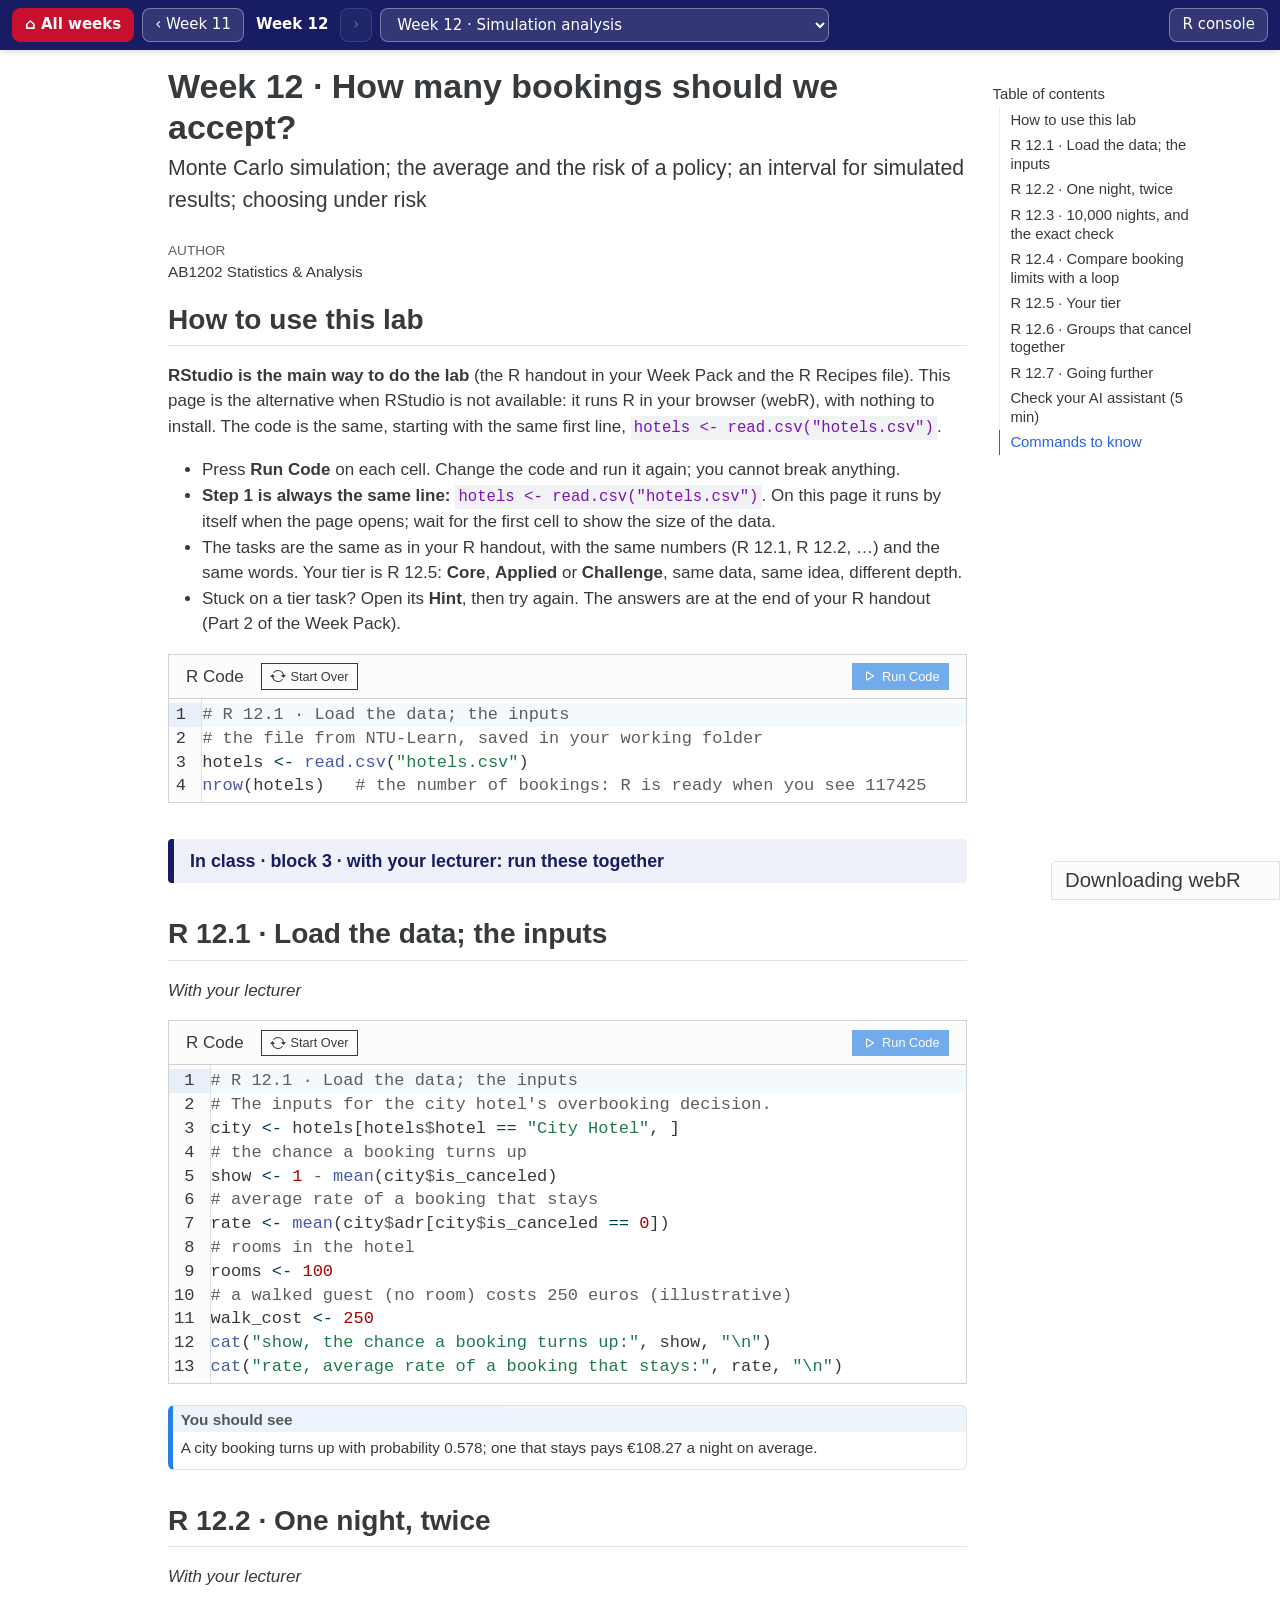
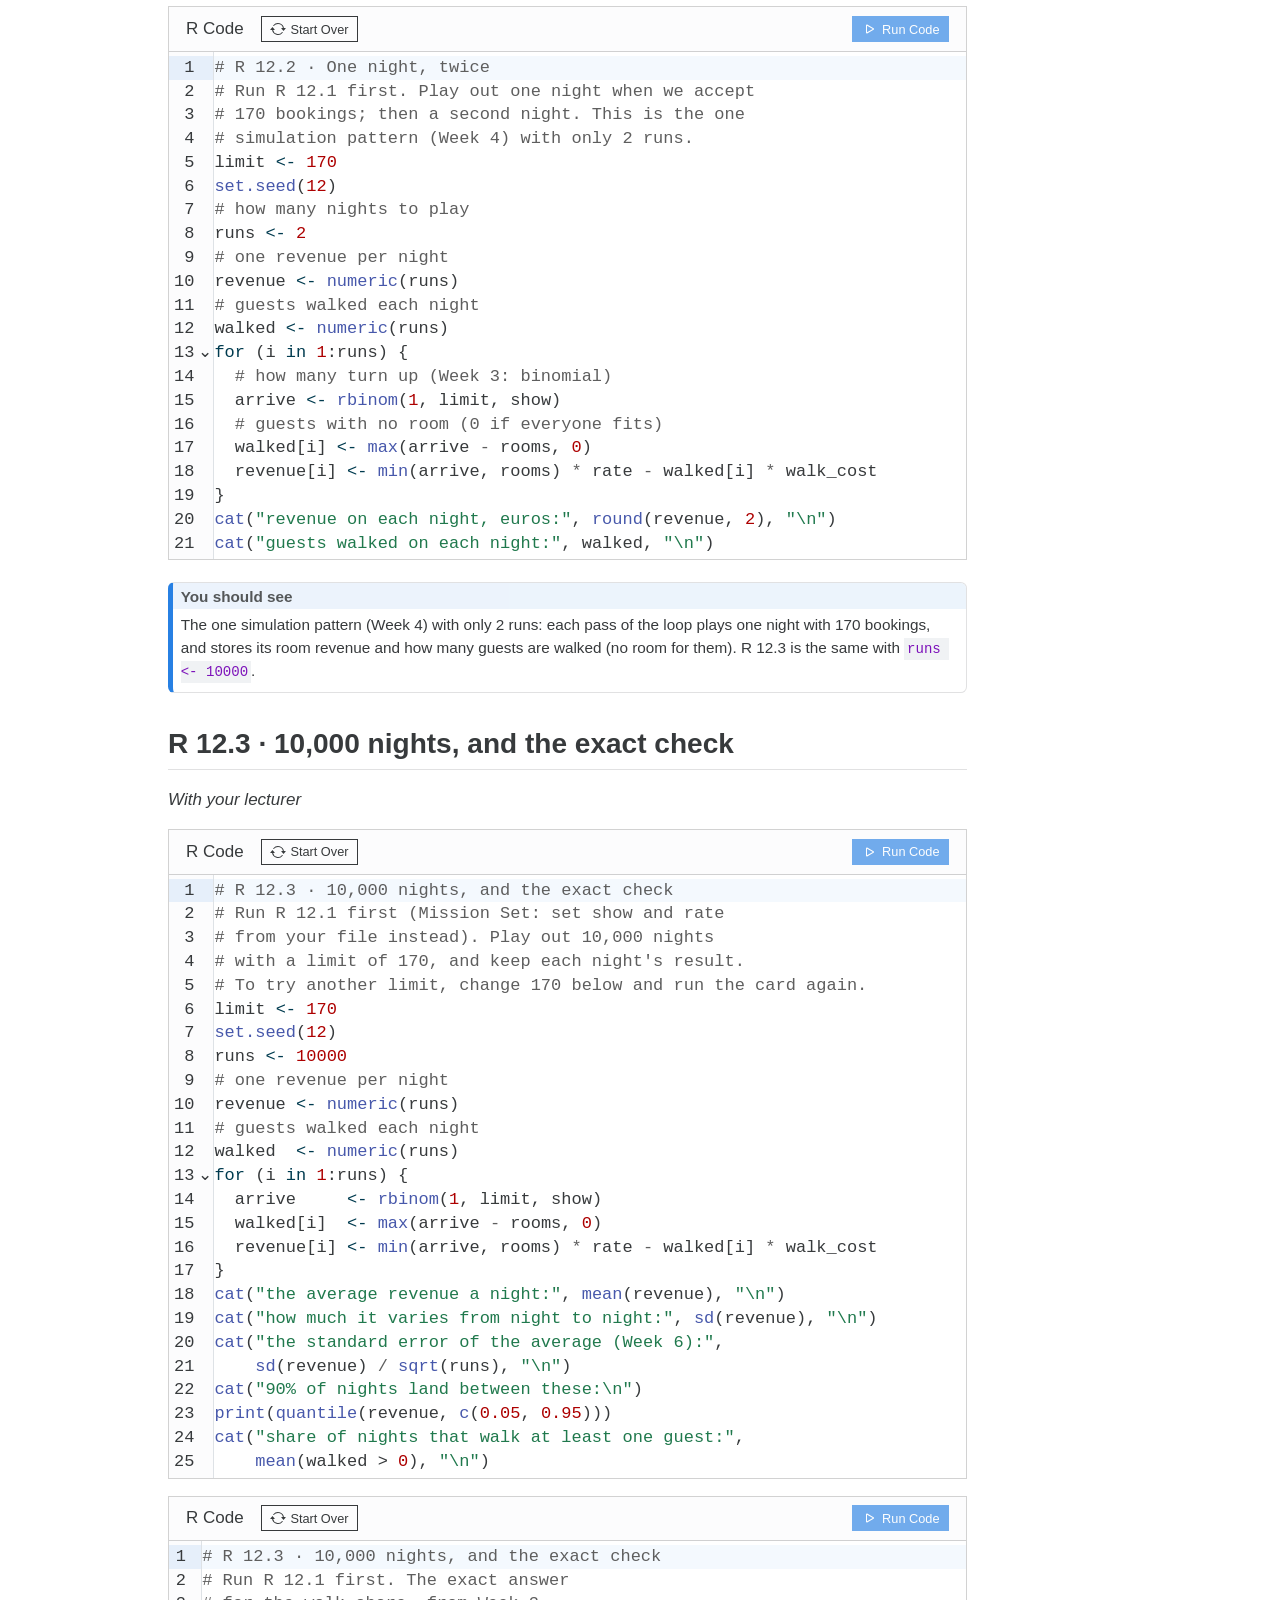
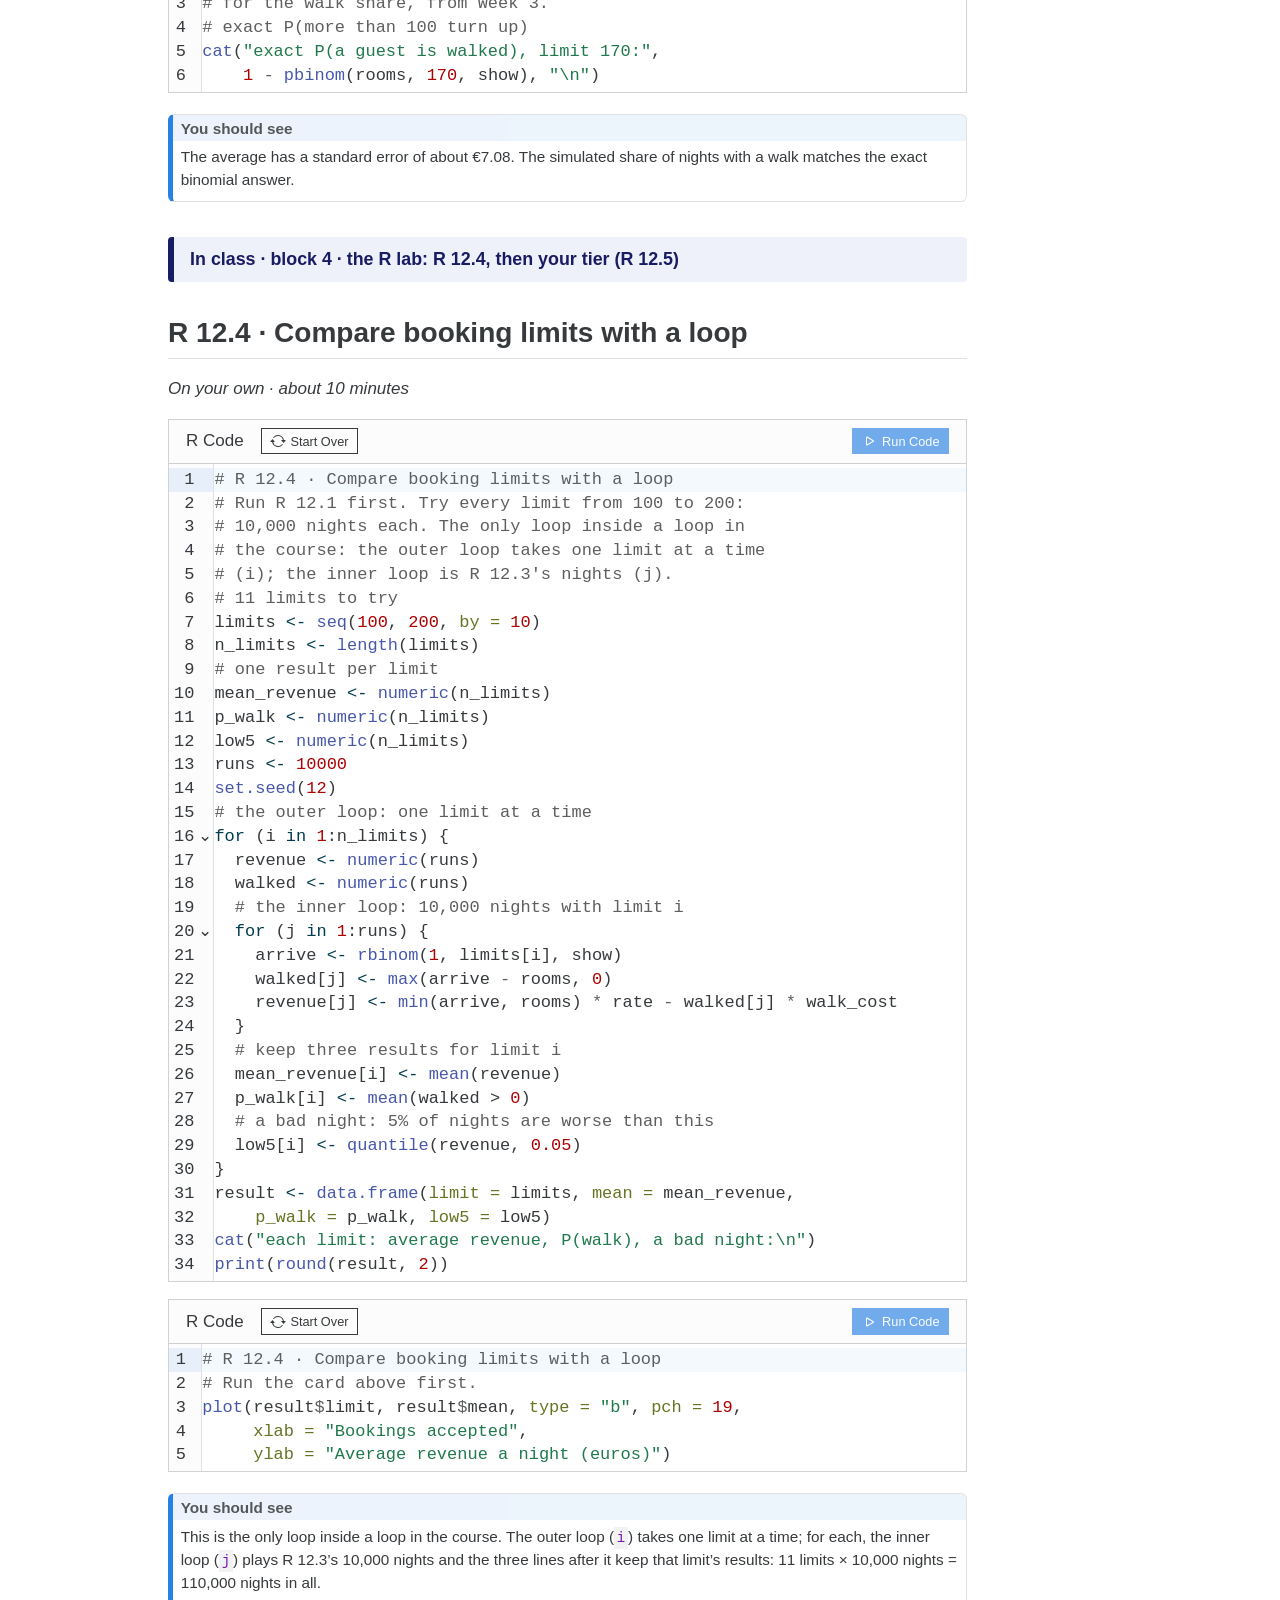
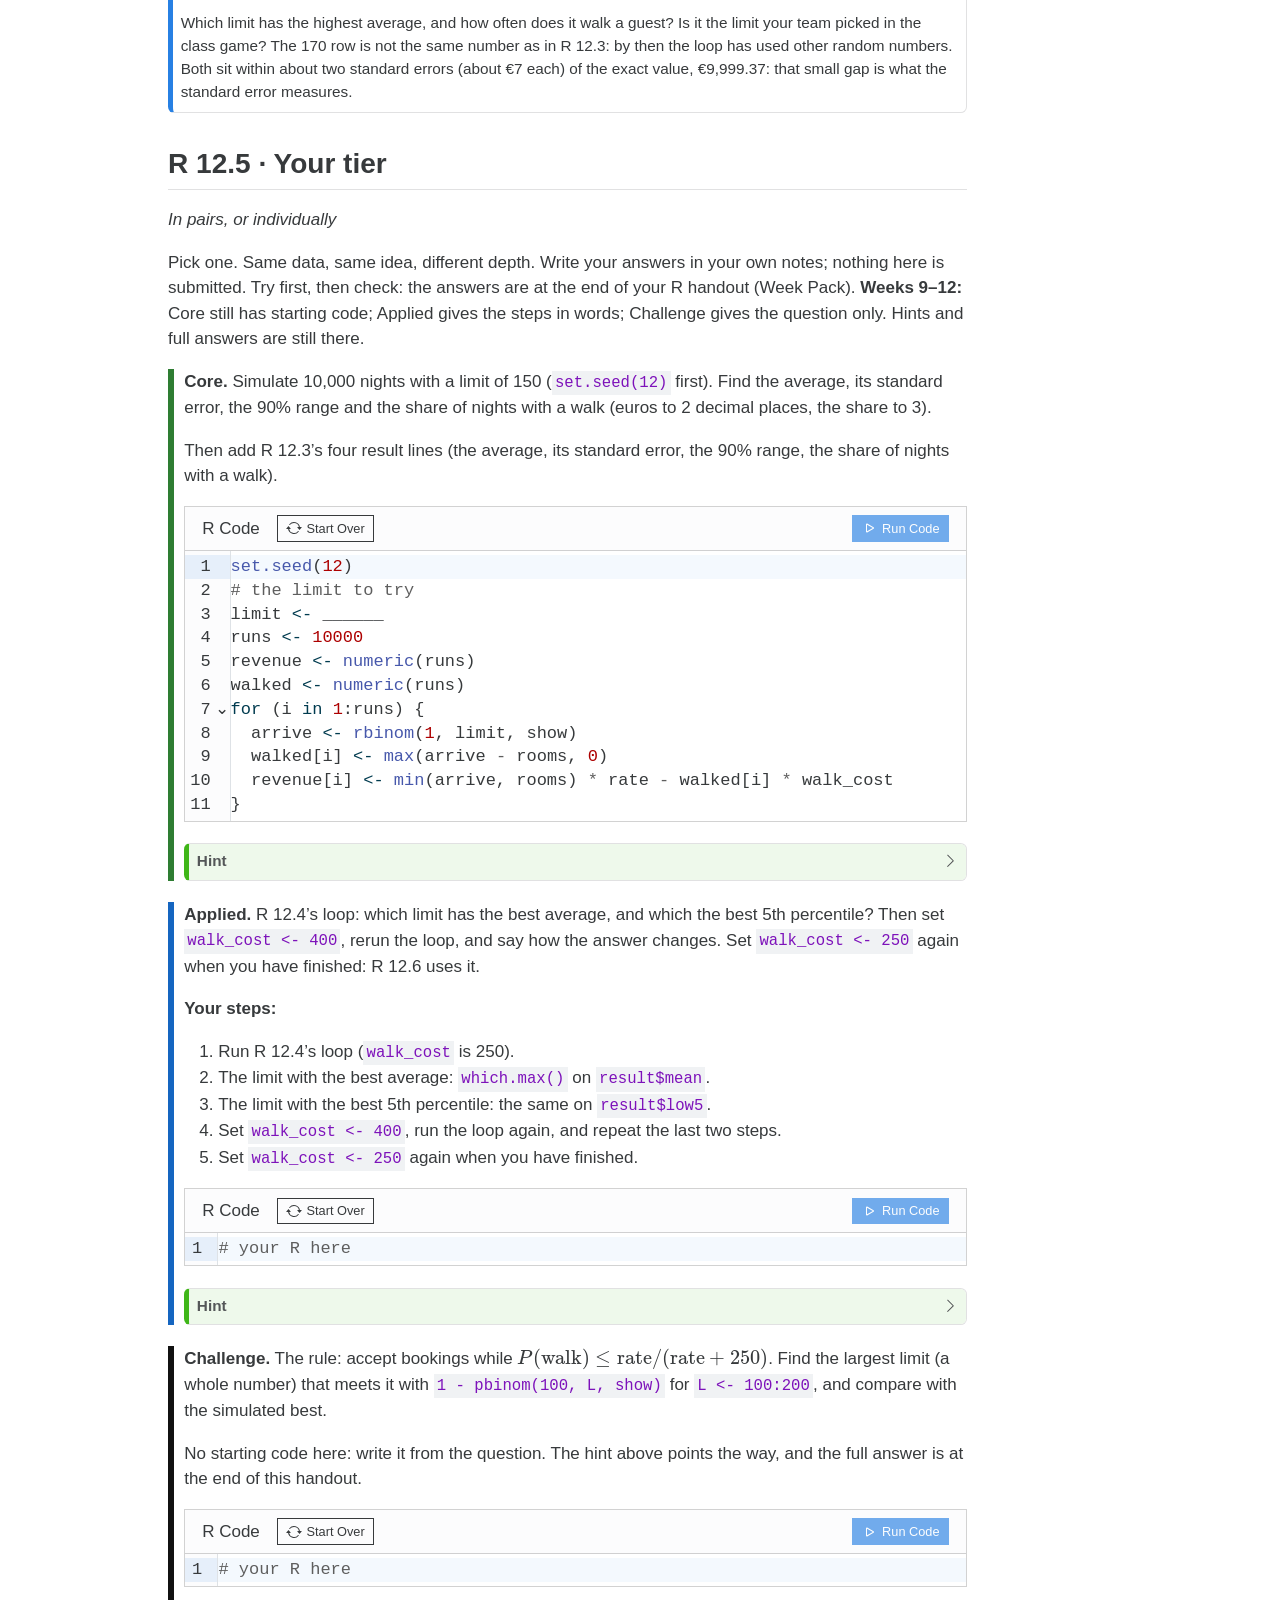
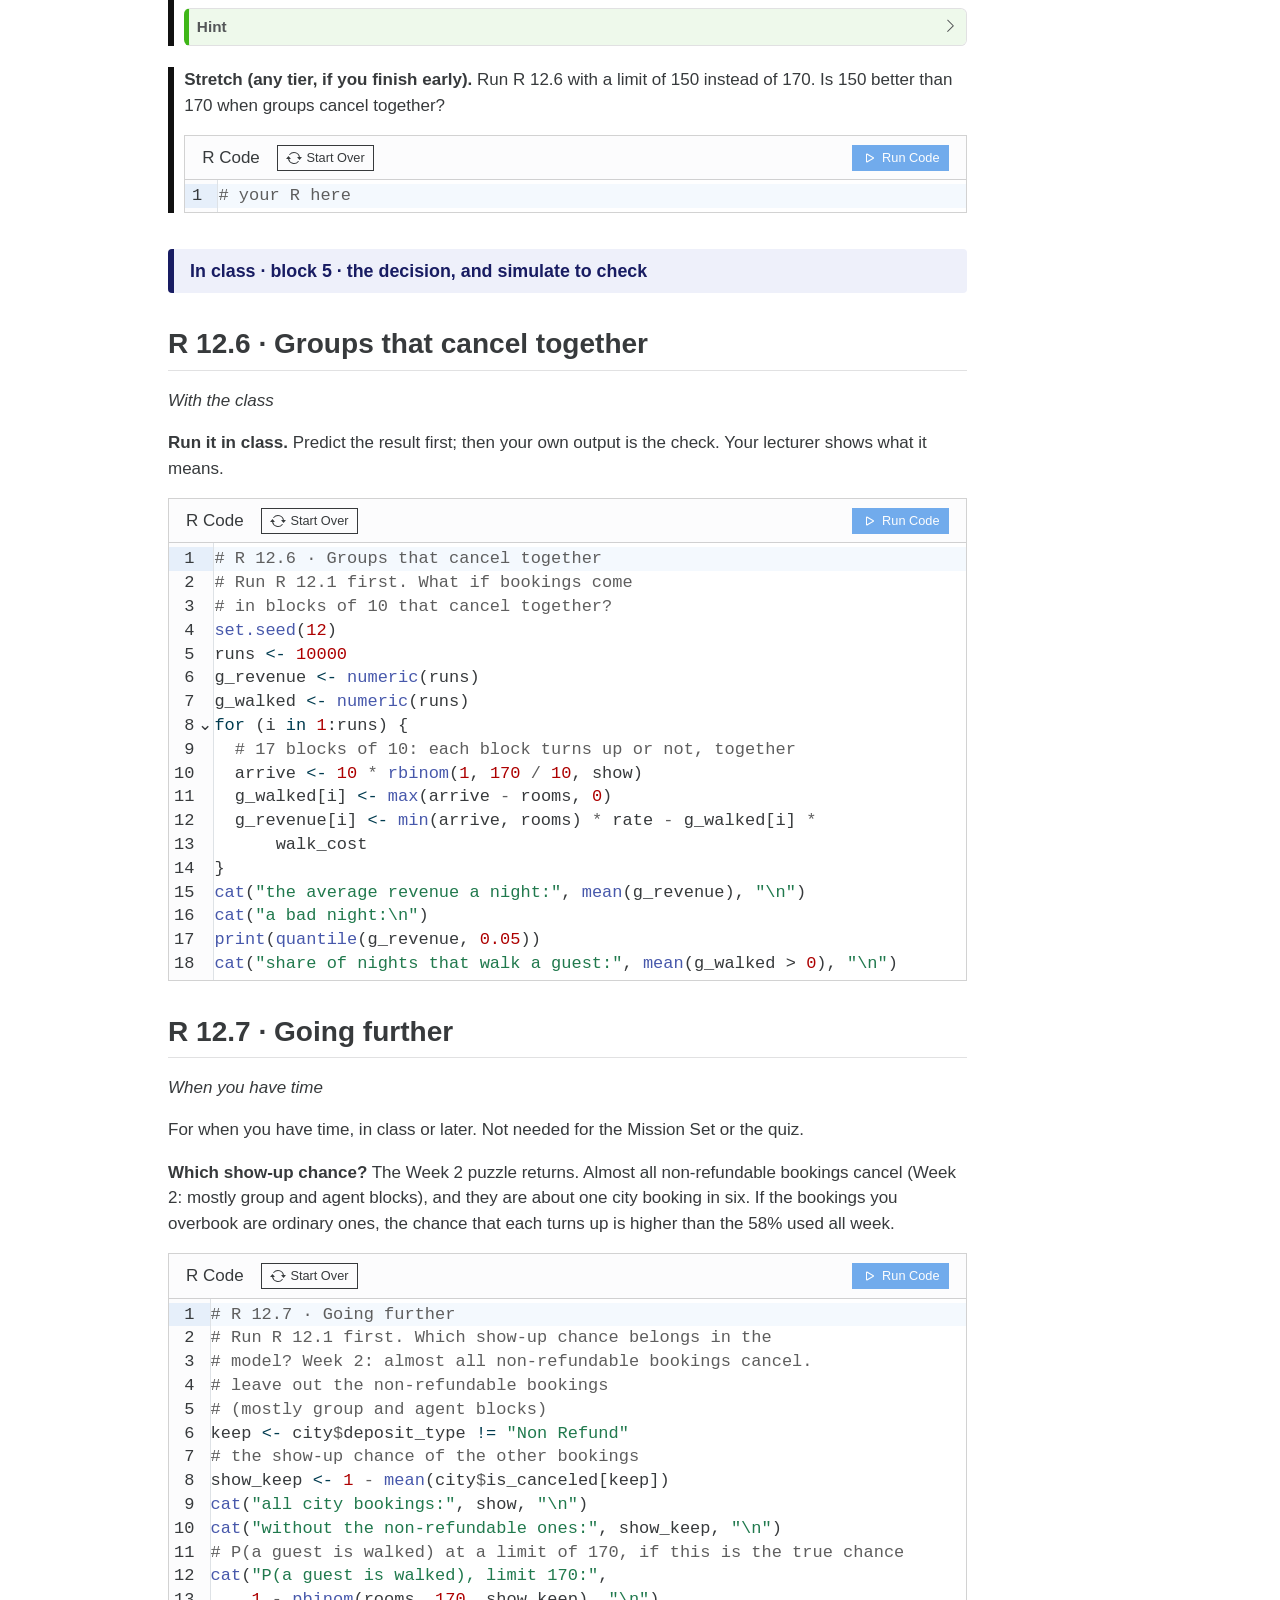
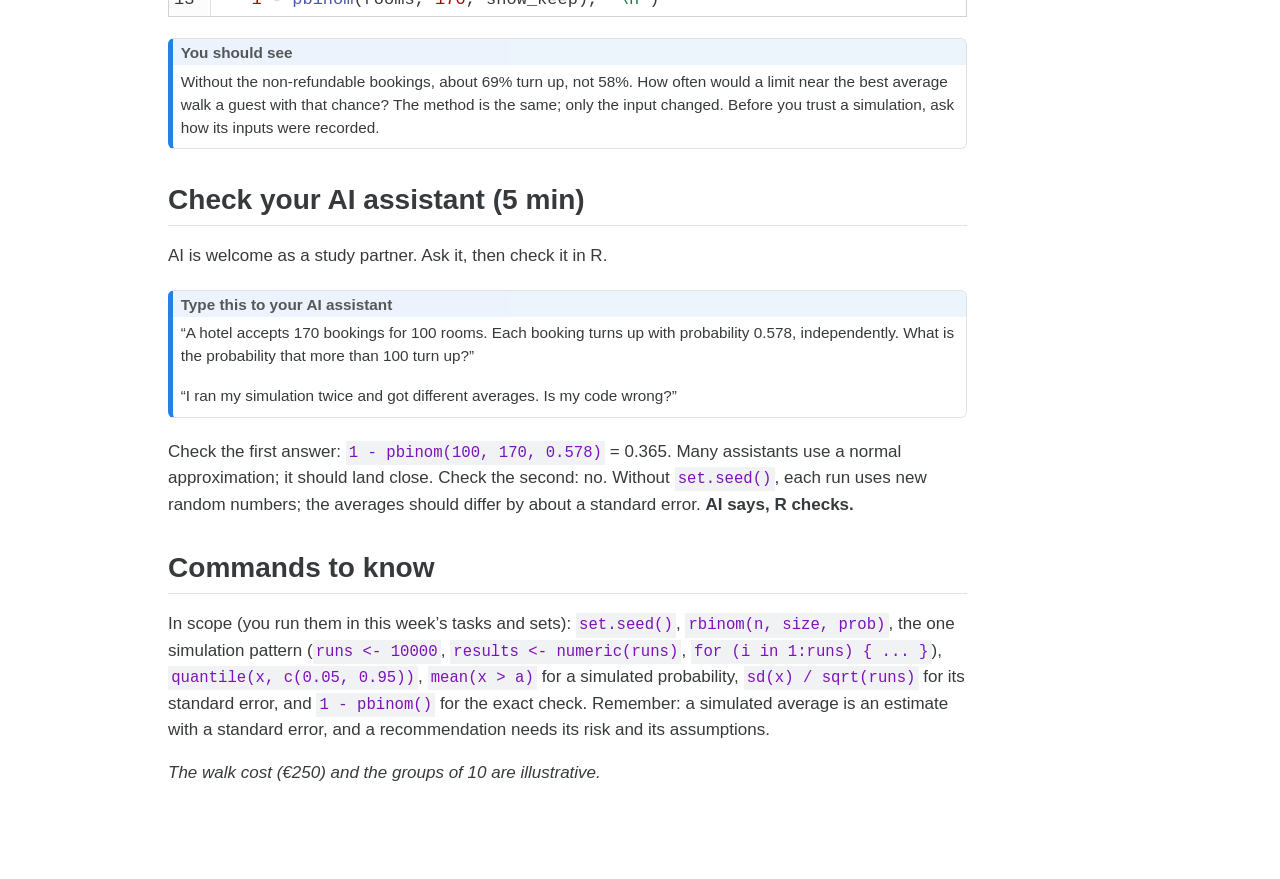
<file: w12/w12.html>
<!DOCTYPE html>
<html xmlns="http://www.w3.org/1999/xhtml" lang="en-GB" xml:lang="en-GB"><head>

<meta charset="utf-8">
<meta name="generator" content="quarto-1.9.38">

<meta name="viewport" content="width=device-width, initial-scale=1.0, user-scalable=yes">

<meta name="author" content="AB1202 Statistics &amp; Analysis">

<title>Week 12 · How many bookings should we accept?</title>
<style>
/* Default styles provided by pandoc.
** See https://pandoc.org/MANUAL.html#variables-for-html for config info.
*/
code{white-space: pre-wrap;}
span.smallcaps{font-variant: small-caps;}
div.columns{display: flex; gap: min(4vw, 1.5em);}
div.column{flex: auto; overflow-x: auto;}
div.hanging-indent{margin-left: 1.5em; text-indent: -1.5em;}
ul.task-list{list-style: none;}
ul.task-list li input[type="checkbox"] {
  width: 0.8em;
  margin: 0 0.8em 0.2em -1em; /* quarto-specific, see https://github.com/quarto-dev/quarto-cli/issues/4556 */ 
  vertical-align: middle;
}
</style>


<script src="w12_files/libs/clipboard/clipboard.min.js"></script>
<script src="w12_files/libs/quarto-html/quarto.js" type="module"></script>
<script src="w12_files/libs/quarto-html/tabsets/tabsets.js" type="module"></script>
<script src="w12_files/libs/quarto-html/popper.min.js"></script>
<script src="w12_files/libs/quarto-html/tippy.umd.min.js"></script>
<script src="w12_files/libs/quarto-html/anchor.min.js"></script>
<link href="w12_files/libs/quarto-html/tippy.css" rel="stylesheet">
<link href="w12_files/libs/quarto-html/quarto-syntax-highlighting-15634bcf2e68342d4ad2dfa704d543f6.css" rel="stylesheet" id="quarto-text-highlighting-styles">
<script src="w12_files/libs/bootstrap/bootstrap.min.js"></script>
<link href="w12_files/libs/bootstrap/bootstrap-icons.css" rel="stylesheet">
<link href="w12_files/libs/bootstrap/bootstrap-99759f1773580fd6d177836f859495f2.min.css" rel="stylesheet" append-hash="true" id="quarto-bootstrap" data-mode="light">
<script src="w12_files/libs/quarto-contrib/live-runtime/live-runtime.js" type="module"></script>
<link href="w12_files/libs/quarto-contrib/live-runtime/live-runtime.css" rel="stylesheet">
<style>
.tier-core { border-left: 6px solid #2e7d32; padding-left: .6em; }
.tier-applied { border-left: 6px solid #1565c0; padding-left: .6em; }
.tier-challenge { border-left: 6px solid #111; padding-left: .6em; }
.block-tag { font-size: .8em; color: #666; text-transform: uppercase; letter-spacing: .06em; }
.big-number { font-size: 1.6em; font-weight: 700; color: #C8102E; }
.quarto-title-meta { display: none; }   /* no stray "AUTHOR" label under the title (review, 23 Nov 2026) */
/* type sizes, as notes.css */
div.sourceCode pre code, pre code, .cell-output pre code { font-size: 13.5px; line-height: 1.45; }
p code, li code, td code { font-size: .92em; }
/* R Lab cells: a long line wraps (indented) instead of needing a sideways scroll (Sam, 25 Nov 2026) */
.cm-editor .cm-content { white-space: pre-wrap !important; word-break: break-word; overflow-wrap: anywhere; flex-shrink: 1 !important; min-width: 0 !important; width: auto !important; }
.cm-editor .cm-line { padding-left: 1.2em !important; text-indent: -1.2em; }
.cm-editor .cm-scroller { overflow-x: hidden !important; }
.phase { margin: 2em 0 .5em; padding: .55em .9em; border-left: 6px solid #181C62; background: #EEF0FA; color: #181C62; font-weight: 700; font-size: 1.05em; line-height: 1.4; border-radius: 4px; }   /* Sam, 26 Nov 2026: larger, sentence case, navy on a pale tint (contrast about 13:1); the words carry the meaning, not the colour */
.phase p { margin: 0; }
</style>
<script type="module" src="w12_files/libs/quarto-ojs/quarto-ojs-runtime.js"></script>
<link href="w12_files/libs/quarto-ojs/quarto-ojs.css" rel="stylesheet">

  <script defer="" src="../mathjax/tex-chtml-full.js" type="text/javascript"></script>

<script type="text/javascript">
const typesetMath = (el) => {
  if (window.MathJax) {
    // MathJax Typeset
    window.MathJax.typeset([el]);
  } else if (window.katex) {
    // KaTeX Render
    var mathElements = el.getElementsByClassName("math");
    var macros = [];
    for (var i = 0; i < mathElements.length; i++) {
      var texText = mathElements[i].firstChild;
      if (mathElements[i].tagName == "SPAN" && texText && texText.data) {
        window.katex.render(texText.data, mathElements[i], {
          displayMode: mathElements[i].classList.contains('display'),
          throwOnError: false,
          macros: macros,
          fleqn: false
        });
      }
    }
  }
}
window.Quarto = {
  typesetMath
};
</script>

<style id="rlab-nav-style">
html{scroll-padding-top:64px}
.rlab-nav{position:sticky;top:0;z-index:2000;background:#181C62;color:#fff;display:flex;gap:8px;align-items:center;flex-wrap:wrap;
  padding:8px 12px;font:15px/1.3 system-ui,-apple-system,"Segoe UI",Arial,sans-serif;box-shadow:0 2px 6px rgba(0,0,0,.15)}
.rlab-nav a,.rlab-nav select{color:#fff;background:rgba(255,255,255,.12);border:1px solid rgba(255,255,255,.35);border-radius:8px;
  padding:6px 12px;text-decoration:none;font:inherit}
.rlab-nav a:hover,.rlab-nav a:focus{background:rgba(255,255,255,.25);outline:none}
.rlab-nav a.home{background:#C8102E;border-color:#C8102E;font-weight:600}
.rlab-nav .here{font-weight:600;padding:0 4px}
.rlab-nav .sp{flex:1}
.rlab-nav select{max-width:100%;min-width:0;flex:0 1 auto}
.rlab-nav select option{color:#1d1d1f}
.rlab-nav a.off{opacity:.35;pointer-events:none}
#quarto-margin-sidebar,.sidebar.margin-sidebar{top:64px !important}
@media (max-width:700px){.rlab-nav .label{display:none}.rlab-nav .sp{display:none}.rlab-nav select{order:10;flex:1 1 100%;width:100%}
  .rlab-nav{gap:6px;padding:6px 8px}.rlab-nav a,.rlab-nav select{padding:5px 10px}}
</style></head>

<body class="quarto-light"><nav class="rlab-nav" aria-label="AB1202 R Lab"><a class="home" href="../index.html">⌂ All weeks</a><a href="../w11/w11.html" title="Week 11">‹ <span class="label">Week 11</span></a><span class="here">Week 12</span><a class="off">›</a><select aria-label="Go to a week" onchange="location.href=this.value"><option value="../w01/w01.html">Week 1 · Describing data and probability basics</option><option value="../w02/w02.html">Week 2 · Conditional probability and Bayes' rule</option><option value="../w03/w03.html">Week 3 · Random variables and distributions</option><option value="../w04/w04.html">Week 4 · Expected values</option><option value="../w05/w05.html">Week 5 · Bivariate distributions and correlation</option><option value="../w06/w06.html">Week 6 · Sampling and the central limit theorem</option><option value="../w07/w07.html">Week 7 · Confidence intervals and sample size</option><option value="../w08/w08.html">Week 8 · Hypothesis testing and error probabilities</option><option value="../w09/w09.html">Week 9 · Testing in practice and practical significance</option><option value="../w10/w10.html">Week 10 · Regression analysis I</option><option value="../w11/w11.html">Week 11 · Regression analysis II and causation</option><option value="../w12/w12.html" selected>Week 12 · Simulation analysis</option></select><span class="sp"></span><a href="../console/index.html">R console</a></nav>

<div id="quarto-content" class="page-columns page-rows-contents page-layout-article">
<div id="quarto-margin-sidebar" class="sidebar margin-sidebar">
  <nav id="TOC" role="doc-toc" class="toc-active">
    <h2 id="toc-title">Table of contents</h2>
   
  <ul class="collapse">
  <li><a href="#how-to-use-this-lab" id="toc-how-to-use-this-lab" class="nav-link active" data-scroll-target="#how-to-use-this-lab">How to use this lab</a></li>
  <li><a href="#r-12.1-load-the-data-the-inputs-1" id="toc-r-12.1-load-the-data-the-inputs-1" class="nav-link" data-scroll-target="#r-12.1-load-the-data-the-inputs-1">R 12.1 · Load the data; the inputs</a></li>
  <li><a href="#r-12.2-one-night-twice-1" id="toc-r-12.2-one-night-twice-1" class="nav-link" data-scroll-target="#r-12.2-one-night-twice-1">R 12.2 · One night, twice</a></li>
  <li><a href="#r-12.3-10000-nights-and-the-exact-check-1" id="toc-r-12.3-10000-nights-and-the-exact-check-1" class="nav-link" data-scroll-target="#r-12.3-10000-nights-and-the-exact-check-1">R 12.3 · 10,000 nights, and the exact check</a></li>
  <li><a href="#r-12.4-compare-booking-limits-with-a-loop" id="toc-r-12.4-compare-booking-limits-with-a-loop" class="nav-link" data-scroll-target="#r-12.4-compare-booking-limits-with-a-loop">R 12.4 · Compare booking limits with a loop</a></li>
  <li><a href="#r-12.5-your-tier-1" id="toc-r-12.5-your-tier-1" class="nav-link" data-scroll-target="#r-12.5-your-tier-1">R 12.5 · Your tier</a></li>
  <li><a href="#r-12.6-groups-that-cancel-together-1" id="toc-r-12.6-groups-that-cancel-together-1" class="nav-link" data-scroll-target="#r-12.6-groups-that-cancel-together-1">R 12.6 · Groups that cancel together</a></li>
  <li><a href="#r-12.7-going-further" id="toc-r-12.7-going-further" class="nav-link" data-scroll-target="#r-12.7-going-further">R 12.7 · Going further</a></li>
  <li><a href="#check-your-ai-assistant-5-min" id="toc-check-your-ai-assistant-5-min" class="nav-link" data-scroll-target="#check-your-ai-assistant-5-min">Check your AI assistant (5 min)</a></li>
  <li><a href="#commands-to-know" id="toc-commands-to-know" class="nav-link" data-scroll-target="#commands-to-know">Commands to know</a></li>
  </ul>
</nav>
</div>
<main class="content" id="quarto-document-content">

<header id="title-block-header" class="quarto-title-block default">
<div class="quarto-title">
<h1 class="title">Week 12 · How many bookings should we accept?</h1>
<p class="subtitle lead">Monte Carlo simulation; the average and the risk of a policy; an interval for simulated results; choosing under risk</p>
</div>



<div class="quarto-title-meta">

    <div>
    <div class="quarto-title-meta-heading">Author</div>
    <div class="quarto-title-meta-contents">
             <p>AB1202 Statistics &amp; Analysis </p>
          </div>
  </div>
    
  
    
  </div>
  


</header>


<section id="how-to-use-this-lab" class="level2">
<h2 class="anchored" data-anchor-id="how-to-use-this-lab">How to use this lab</h2>
<p><strong>RStudio is the main way to do the lab</strong> (the R handout in your Week Pack and the R Recipes file). This page is the alternative when RStudio is not available: it runs R in your browser (webR), with nothing to install. The code is the same, starting with the same first line, <code>hotels &lt;- read.csv("hotels.csv")</code>.</p>
<ul>
<li>Press <strong>Run Code</strong> on each cell. Change the code and run it again; you cannot break anything.</li>
<li><strong>Step 1 is always the same line:</strong> <code>hotels &lt;- read.csv("hotels.csv")</code>. On this page it runs by itself when the page opens; wait for the first cell to show the size of the data.</li>
<li>The tasks are the same as in your R handout, with the same numbers (R 12.1, R 12.2, …) and the same words. Your tier is R 12.5: <strong>Core</strong>, <strong>Applied</strong> or <strong>Challenge</strong>, same data, same idea, different depth.</li>
<li>Stuck on a tier task? Open its <strong>Hint</strong>, then try again. The answers are at the end of your R handout (Part 2 of the Week Pack).</li>
</ul>
<div>
<div id="webr-1" class="exercise-cell">

</div>
<script type="webr-1-contents">
[base64]
</script>
</div>
<div>
<div id="webr-2" class="exercise-cell">

</div>
<script type="webr-2-contents">
[base64]
</script>
</div>
<div class="phase">
<p>In class · block 3 · with your lecturer: run these together</p>
</div>
</section>
<section id="r-12.1-load-the-data-the-inputs-1" class="level2">
<h2 class="anchored" data-anchor-id="r-12.1-load-the-data-the-inputs-1">R 12.1 · Load the data; the inputs</h2>
<p><em>With your lecturer</em></p>
<div>
<div id="webr-3" class="exercise-cell">

</div>
<script type="webr-3-contents">
[base64]
</script>
</div>
<div class="callout callout-style-default callout-note no-icon callout-titled" title="You should see">
<div class="callout-header d-flex align-content-center">
<div class="callout-icon-container">
<i class="callout-icon no-icon"></i>
</div>
<div class="callout-title-container flex-fill">
<span class="screen-reader-only">Note</span>You should see
</div>
</div>
<div class="callout-body-container callout-body">
<p>A city booking turns up with probability 0.578; one that stays pays €108.27 a night on average.</p>
</div>
</div>
</section>
<section id="r-12.2-one-night-twice-1" class="level2">
<h2 class="anchored" data-anchor-id="r-12.2-one-night-twice-1">R 12.2 · One night, twice</h2>
<p><em>With your lecturer</em></p>
<div>
<div id="webr-4" class="exercise-cell">

</div>
<script type="webr-4-contents">
[base64]
</script>
</div>
<div class="callout callout-style-default callout-note no-icon callout-titled" title="You should see">
<div class="callout-header d-flex align-content-center">
<div class="callout-icon-container">
<i class="callout-icon no-icon"></i>
</div>
<div class="callout-title-container flex-fill">
<span class="screen-reader-only">Note</span>You should see
</div>
</div>
<div class="callout-body-container callout-body">
<p>The one simulation pattern (Week 4) with only 2 runs: each pass of the loop plays one night with 170 bookings, and stores its room revenue and how many guests are walked (no room for them). R 12.3 is the same with <code>runs &lt;- 10000</code>.</p>
</div>
</div>
</section>
<section id="r-12.3-10000-nights-and-the-exact-check-1" class="level2">
<h2 class="anchored" data-anchor-id="r-12.3-10000-nights-and-the-exact-check-1">R 12.3 · 10,000 nights, and the exact check</h2>
<p><em>With your lecturer</em></p>
<div>
<div id="webr-5" class="exercise-cell">

</div>
<script type="webr-5-contents">
[base64]
</script>
</div>
<div>
<div id="webr-6" class="exercise-cell">

</div>
<script type="webr-6-contents">
[base64]
</script>
</div>
<div class="callout callout-style-default callout-note no-icon callout-titled" title="You should see">
<div class="callout-header d-flex align-content-center">
<div class="callout-icon-container">
<i class="callout-icon no-icon"></i>
</div>
<div class="callout-title-container flex-fill">
<span class="screen-reader-only">Note</span>You should see
</div>
</div>
<div class="callout-body-container callout-body">
<p>The average has a standard error of about €7.08. The simulated share of nights with a walk matches the exact binomial answer.</p>
</div>
</div>
<div class="phase">
<p>In class · block 4 · the R lab: R 12.4, then your tier (R 12.5)</p>
</div>
</section>
<section id="r-12.4-compare-booking-limits-with-a-loop" class="level2">
<h2 class="anchored" data-anchor-id="r-12.4-compare-booking-limits-with-a-loop">R 12.4 · Compare booking limits with a loop</h2>
<p><em>On your own · about 10 minutes</em></p>
<div>
<div id="webr-7" class="exercise-cell">

</div>
<script type="webr-7-contents">
[base64]
</script>
</div>
<div>
<div id="webr-8" class="exercise-cell">

</div>
<script type="webr-8-contents">
[base64]
</script>
</div>
<div class="callout callout-style-default callout-note no-icon callout-titled" title="You should see">
<div class="callout-header d-flex align-content-center">
<div class="callout-icon-container">
<i class="callout-icon no-icon"></i>
</div>
<div class="callout-title-container flex-fill">
<span class="screen-reader-only">Note</span>You should see
</div>
</div>
<div class="callout-body-container callout-body">
<p>This is the only loop inside a loop in the course. The outer loop (<code>i</code>) takes one limit at a time; for each, the inner loop (<code>j</code>) plays R 12.3’s 10,000 nights and the three lines after it keep that limit’s results: 11 limits × 10,000 nights = 110,000 nights in all.</p>
<p>Which limit has the highest average, and how often does it walk a guest? Is it the limit your team picked in the class game? The 170 row is not the same number as in R 12.3: by then the loop has used other random numbers. Both sit within about two standard errors (about €7 each) of the exact value, €9,999.37: that small gap is what the standard error measures.</p>
</div>
</div>
</section>
<section id="r-12.5-your-tier-1" class="level2">
<h2 class="anchored" data-anchor-id="r-12.5-your-tier-1">R 12.5 · Your tier</h2>
<p><em>In pairs, or individually</em></p>
<p>Pick one. Same data, same idea, different depth. Write your answers in your own notes; nothing here is submitted. Try first, then check: the answers are at the end of your R handout (Week Pack). <strong>Weeks 9–12:</strong> Core still has starting code; Applied gives the steps in words; Challenge gives the question only. Hints and full answers are still there.</p>
<div class="tier-core">
<p><strong>Core.</strong> Simulate 10,000 nights with a limit of 150 (<code>set.seed(12)</code> first). Find the average, its standard error, the 90% range and the share of nights with a walk (euros to 2 decimal places, the share to 3).</p>
<p>Then add R 12.3’s four result lines (the average, its standard error, the 90% range, the share of nights with a walk).</p>
<div>
<div id="webr-9" class="exercise-cell">

</div>
<script type="webr-9-contents">
[base64]
</script>
</div>
<div class="callout callout-style-default callout-tip no-icon callout-titled" title="Hint">
<div class="callout-header d-flex align-content-center collapsed" data-bs-toggle="collapse" data-bs-target=".callout-5-contents" aria-controls="callout-5" aria-expanded="false" aria-label="Toggle callout">
<div class="callout-icon-container">
<i class="callout-icon no-icon"></i>
</div>
<div class="callout-title-container flex-fill">
<span class="screen-reader-only">Tip</span>Hint
</div>
<div class="callout-btn-toggle d-inline-block border-0 py-1 ps-1 pe-0 float-end"><i class="callout-toggle"></i></div>
</div>
<div id="callout-5" class="callout-5-contents callout-collapse collapse">
<div class="callout-body-container callout-body">
<p>copy R 12.3 and change 170 to 150.</p>
</div>
</div>
</div>
</div>
<div class="tier-applied">
<p><strong>Applied.</strong> R 12.4’s loop: which limit has the best average, and which the best 5th percentile? Then set <code>walk_cost &lt;- 400</code>, rerun the loop, and say how the answer changes. Set <code>walk_cost &lt;- 250</code> again when you have finished: R 12.6 uses it.</p>
<p><strong>Your steps:</strong></p>
<ol type="1">
<li>Run R 12.4’s loop (<code>walk_cost</code> is 250).</li>
<li>The limit with the best average: <code>which.max()</code> on <code>result$mean</code>.</li>
<li>The limit with the best 5th percentile: the same on <code>result$low5</code>.</li>
<li>Set <code>walk_cost &lt;- 400</code>, run the loop again, and repeat the last two steps.</li>
<li>Set <code>walk_cost &lt;- 250</code> again when you have finished.</li>
</ol>
<div>
<div id="webr-10" class="exercise-cell">

</div>
<script type="webr-10-contents">
eyJhdHRyIjp7ImVkaXQiOnRydWUsImV2YWwiOnRydWV9LCJjb2RlIjoiIyB5b3VyIFIgaGVyZSJ9
</script>
</div>
<div class="callout callout-style-default callout-tip no-icon callout-titled" title="Hint">
<div class="callout-header d-flex align-content-center collapsed" data-bs-toggle="collapse" data-bs-target=".callout-6-contents" aria-controls="callout-6" aria-expanded="false" aria-label="Toggle callout">
<div class="callout-icon-container">
<i class="callout-icon no-icon"></i>
</div>
<div class="callout-title-container flex-fill">
<span class="screen-reader-only">Tip</span>Hint
</div>
<div class="callout-btn-toggle d-inline-block border-0 py-1 ps-1 pe-0 float-end"><i class="callout-toggle"></i></div>
</div>
<div id="callout-6" class="callout-6-contents callout-collapse collapse">
<div class="callout-body-container callout-body">
<p><code>result$limit[which.max(result$mean)]</code>, and the same with <code>low5</code>.</p>
</div>
</div>
</div>
</div>
<div class="tier-challenge">
<p><strong>Challenge.</strong> The rule: accept bookings while <span class="math inline">\(P(\text{walk}) \le \text{rate}/(\text{rate} + 250)\)</span>. Find the largest limit (a whole number) that meets it with <code>1 - pbinom(100, L, show)</code> for <code>L &lt;- 100:200</code>, and compare with the simulated best.</p>
<p>No starting code here: write it from the question. The hint above points the way, and the full answer is at the end of this handout.</p>
<div>
<div id="webr-11" class="exercise-cell">

</div>
<script type="webr-11-contents">
eyJhdHRyIjp7ImVkaXQiOnRydWUsImV2YWwiOnRydWV9LCJjb2RlIjoiIyB5b3VyIFIgaGVyZSJ9
</script>
</div>
<div class="callout callout-style-default callout-tip no-icon callout-titled" title="Hint">
<div class="callout-header d-flex align-content-center collapsed" data-bs-toggle="collapse" data-bs-target=".callout-7-contents" aria-controls="callout-7" aria-expanded="false" aria-label="Toggle callout">
<div class="callout-icon-container">
<i class="callout-icon no-icon"></i>
</div>
<div class="callout-title-container flex-fill">
<span class="screen-reader-only">Tip</span>Hint
</div>
<div class="callout-btn-toggle d-inline-block border-0 py-1 ps-1 pe-0 float-end"><i class="callout-toggle"></i></div>
</div>
<div id="callout-7" class="callout-7-contents callout-collapse collapse">
<div class="callout-body-container callout-body">
<p>with <code>L &lt;- 100:200</code>, <code>1 - pbinom(100, L, show)</code> is the chance of a walk for every limit in <code>L</code> at once; keep the limits where it is at most the ratio, then take the largest with <code>max()</code>.</p>
</div>
</div>
</div>
</div>
<div class="tier-challenge">
<p><strong>Stretch (any tier, if you finish early).</strong> Run R 12.6 with a limit of 150 instead of 170. Is 150 better than 170 when groups cancel together?</p>
<div>
<div id="webr-12" class="exercise-cell">

</div>
<script type="webr-12-contents">
eyJhdHRyIjp7ImVkaXQiOnRydWUsImV2YWwiOnRydWV9LCJjb2RlIjoiIyB5b3VyIFIgaGVyZSJ9
</script>
</div>
</div>
<div class="phase">
<p>In class · block 5 · the decision, and simulate to check</p>
</div>
</section>
<section id="r-12.6-groups-that-cancel-together-1" class="level2">
<h2 class="anchored" data-anchor-id="r-12.6-groups-that-cancel-together-1">R 12.6 · Groups that cancel together</h2>
<p><em>With the class</em></p>
<p><strong>Run it in class.</strong> Predict the result first; then your own output is the check. Your lecturer shows what it means.</p>
<div>
<div id="webr-13" class="exercise-cell">

</div>
<script type="webr-13-contents">
[base64]/[base64]
</script>
</div>
</section>
<section id="r-12.7-going-further" class="level2">
<h2 class="anchored" data-anchor-id="r-12.7-going-further">R 12.7 · Going further</h2>
<p><em>When you have time</em></p>
<p>For when you have time, in class or later. Not needed for the Mission Set or the quiz.</p>
<p><strong>Which show-up chance?</strong> The Week 2 puzzle returns. Almost all non-refundable bookings cancel (Week 2: mostly group and agent blocks), and they are about one city booking in six. If the bookings you overbook are ordinary ones, the chance that each turns up is higher than the 58% used all week.</p>
<div>
<div id="webr-14" class="exercise-cell">

</div>
<script type="webr-14-contents">
[base64]
</script>
</div>
<div class="callout callout-style-default callout-note no-icon callout-titled" title="You should see">
<div class="callout-header d-flex align-content-center">
<div class="callout-icon-container">
<i class="callout-icon no-icon"></i>
</div>
<div class="callout-title-container flex-fill">
<span class="screen-reader-only">Note</span>You should see
</div>
</div>
<div class="callout-body-container callout-body">
<p>Without the non-refundable bookings, about 69% turn up, not 58%. How often would a limit near the best average walk a guest with that chance? The method is the same; only the input changed. Before you trust a simulation, ask how its inputs were recorded.</p>
</div>
</div>
</section>
<section id="check-your-ai-assistant-5-min" class="level2">
<h2 class="anchored" data-anchor-id="check-your-ai-assistant-5-min">Check your AI assistant (5 min)</h2>
<p>AI is welcome as a study partner. Ask it, then check it in R.</p>
<div class="callout callout-style-default callout-note no-icon callout-titled" title="Type this to your AI assistant">
<div class="callout-header d-flex align-content-center">
<div class="callout-icon-container">
<i class="callout-icon no-icon"></i>
</div>
<div class="callout-title-container flex-fill">
<span class="screen-reader-only">Note</span>Type this to your AI assistant
</div>
</div>
<div class="callout-body-container callout-body">
<p>“A hotel accepts 170 bookings for 100 rooms. Each booking turns up with probability 0.578, independently. What is the probability that more than 100 turn up?”</p>
<p>“I ran my simulation twice and got different averages. Is my code wrong?”</p>
</div>
</div>
<p>Check the first answer: <code>1 - pbinom(100, 170, 0.578)</code> = 0.365. Many assistants use a normal approximation; it should land close. Check the second: no. Without <code>set.seed()</code>, each run uses new random numbers; the averages should differ by about a standard error. <strong>AI says, R checks.</strong></p>
</section>
<section id="commands-to-know" class="level2">
<h2 class="anchored" data-anchor-id="commands-to-know">Commands to know</h2>
<p>In scope (you run them in this week’s tasks and sets): <code>set.seed()</code>, <code>rbinom(n, size, prob)</code>, the one simulation pattern (<code>runs &lt;- 10000</code>, <code>results &lt;- numeric(runs)</code>, <code>for (i in 1:runs) { ... }</code>), <code>quantile(x, c(0.05, 0.95))</code>, <code>mean(x &gt; a)</code> for a simulated probability, <code>sd(x) / sqrt(runs)</code> for its standard error, and <code>1 - pbinom()</code> for the exact check. Remember: a simulated average is an estimate with a standard error, and a recommendation needs its risk and its assumptions.</p>
<p><em>The walk cost (€250) and the groups of 10 are illustrative.</em></p>
<script type="webr-data">
eyJvcHRpb25zIjp7ImJhc2VVcmwiOiIuLi93ZWJyLyJ9LCJwYWNrYWdlcyI6eyJwa2dzIjpbImV2YWx1YXRlIiwia25pdHIiLCJodG1sdG9vbHMiXSwicmVwb3MiOlsiLi4vd2Vici1yZXBvIl19LCJyZW5kZXJfZGYiOiJkZWZhdWx0In0=
</script>
<script type="ojs-module-contents">
[base64]
</script>
<div id="exercise-loading-indicator" class="exercise-loading-indicator d-none d-flex align-items-center gap-2">
<div id="exercise-loading-status" class="d-flex gap-2">

</div>
<div class="spinner-grow spinner-grow-sm">

</div>
</div>
<script type="vfs-file">
WyJob3RlbHMuY3N2Lmd6Il0=
</script>
</section>

</main>
<!-- /main column -->
<script type="ojs-module-contents">
eyJjb250ZW50cyI6W119
</script>
<script type="module">
if (window.location.protocol === "file:") { alert("The OJS runtime does not work with file:// URLs. Please use a web server to view this document."); }
window._ojs.paths.runtimeToDoc = "../../..";
window._ojs.paths.runtimeToRoot = "../../../..";
window._ojs.paths.docToRoot = "..";
window._ojs.selfContained = false;
window._ojs.runtime.interpretFromScriptTags();
</script>
<script id="quarto-html-after-body" type="application/javascript">
  window.document.addEventListener("DOMContentLoaded", function (event) {
    const icon = "";
    const anchorJS = new window.AnchorJS();
    anchorJS.options = {
      placement: 'right',
      icon: icon
    };
    anchorJS.add('.anchored');
    const isCodeAnnotation = (el) => {
      for (const clz of el.classList) {
        if (clz.startsWith('code-annotation-')) {                     
          return true;
        }
      }
      return false;
    }
    const onCopySuccess = function(e) {
      // button target
      const button = e.trigger;
      // don't keep focus
      button.blur();
      // flash "checked"
      button.classList.add('code-copy-button-checked');
      var currentTitle = button.getAttribute("title");
      button.setAttribute("title", "Copied!");
      let tooltip;
      if (window.bootstrap) {
        button.setAttribute("data-bs-toggle", "tooltip");
        button.setAttribute("data-bs-placement", "left");
        button.setAttribute("data-bs-title", "Copied!");
        tooltip = new bootstrap.Tooltip(button, 
          { trigger: "manual", 
            customClass: "code-copy-button-tooltip",
            offset: [0, -8]});
        tooltip.show();    
      }
      setTimeout(function() {
        if (tooltip) {
          tooltip.hide();
          button.removeAttribute("data-bs-title");
          button.removeAttribute("data-bs-toggle");
          button.removeAttribute("data-bs-placement");
        }
        button.setAttribute("title", currentTitle);
        button.classList.remove('code-copy-button-checked');
      }, 1000);
      // clear code selection
      e.clearSelection();
    }
    const getTextToCopy = function(trigger) {
      const outerScaffold = trigger.parentElement.cloneNode(true);
      const codeEl = outerScaffold.querySelector('code');
      for (const childEl of codeEl.children) {
        if (isCodeAnnotation(childEl)) {
          childEl.remove();
        }
      }
      return codeEl.innerText;
    }
    const clipboard = new window.ClipboardJS('.code-copy-button:not([data-in-quarto-modal])', {
      text: getTextToCopy
    });
    clipboard.on('success', onCopySuccess);
    if (window.document.getElementById('quarto-embedded-source-code-modal')) {
      const clipboardModal = new window.ClipboardJS('.code-copy-button[data-in-quarto-modal]', {
        text: getTextToCopy,
        container: window.document.getElementById('quarto-embedded-source-code-modal')
      });
      clipboardModal.on('success', onCopySuccess);
    }
      var localhostRegex = new RegExp(/^(?:http|https):\/\/localhost\:?[0-9]*\//);
      var mailtoRegex = new RegExp(/^mailto:/);
        var filterRegex = new RegExp('/' + window.location.host + '/');
      var isInternal = (href) => {
          return filterRegex.test(href) || localhostRegex.test(href) || mailtoRegex.test(href);
      }
      // Inspect non-navigation links and adorn them if external
     var links = window.document.querySelectorAll('a[href]:not(.nav-link):not(.navbar-brand):not(.toc-action):not(.sidebar-link):not(.sidebar-item-toggle):not(.pagination-link):not(.no-external):not([aria-hidden]):not(.dropdown-item):not(.quarto-navigation-tool):not(.about-link)');
      for (var i=0; i<links.length; i++) {
        const link = links[i];
        if (!isInternal(link.href)) {
          // undo the damage that might have been done by quarto-nav.js in the case of
          // links that we want to consider external
          if (link.dataset.originalHref !== undefined) {
            link.href = link.dataset.originalHref;
          }
        }
      }
    function tippyHover(el, contentFn, onTriggerFn, onUntriggerFn) {
      const config = {
        allowHTML: true,
        maxWidth: 500,
        delay: 100,
        arrow: false,
        appendTo: function(el) {
            return el.parentElement;
        },
        interactive: true,
        interactiveBorder: 10,
        theme: 'quarto',
        placement: 'bottom-start',
      };
      if (contentFn) {
        config.content = contentFn;
      }
      if (onTriggerFn) {
        config.onTrigger = onTriggerFn;
      }
      if (onUntriggerFn) {
        config.onUntrigger = onUntriggerFn;
      }
      window.tippy(el, config); 
    }
    const noterefs = window.document.querySelectorAll('a[role="doc-noteref"]');
    for (var i=0; i<noterefs.length; i++) {
      const ref = noterefs[i];
      tippyHover(ref, function() {
        // use id or data attribute instead here
        let href = ref.getAttribute('data-footnote-href') || ref.getAttribute('href');
        try { href = new URL(href).hash; } catch {}
        const id = href.replace(/^#\/?/, "");
        const note = window.document.getElementById(id);
        if (note) {
          return note.innerHTML;
        } else {
          return "";
        }
      });
    }
    const xrefs = window.document.querySelectorAll('a.quarto-xref');
    const processXRef = (id, note) => {
      // Strip column container classes
      const stripColumnClz = (el) => {
        el.classList.remove("page-full", "page-columns");
        if (el.children) {
          for (const child of el.children) {
            stripColumnClz(child);
          }
        }
      }
      stripColumnClz(note)
      if (id === null || id.startsWith('sec-')) {
        // Special case sections, only their first couple elements
        const container = document.createElement("div");
        if (note.children && note.children.length > 2) {
          container.appendChild(note.children[0].cloneNode(true));
          for (let i = 1; i < note.children.length; i++) {
            const child = note.children[i];
            if (child.tagName === "P" && child.innerText === "") {
              continue;
            } else {
              container.appendChild(child.cloneNode(true));
              break;
            }
          }
          if (window.Quarto?.typesetMath) {
            window.Quarto.typesetMath(container);
          }
          return container.innerHTML
        } else {
          if (window.Quarto?.typesetMath) {
            window.Quarto.typesetMath(note);
          }
          return note.innerHTML;
        }
      } else {
        // Remove any anchor links if they are present
        const anchorLink = note.querySelector('a.anchorjs-link');
        if (anchorLink) {
          anchorLink.remove();
        }
        if (window.Quarto?.typesetMath) {
          window.Quarto.typesetMath(note);
        }
        if (note.classList.contains("callout")) {
          return note.outerHTML;
        } else {
          return note.innerHTML;
        }
      }
    }
    for (var i=0; i<xrefs.length; i++) {
      const xref = xrefs[i];
      tippyHover(xref, undefined, function(instance) {
        instance.disable();
        let url = xref.getAttribute('href');
        let hash = undefined; 
        if (url.startsWith('#')) {
          hash = url;
        } else {
          try { hash = new URL(url).hash; } catch {}
        }
        if (hash) {
          const id = hash.replace(/^#\/?/, "");
          const note = window.document.getElementById(id);
          if (note !== null) {
            try {
              const html = processXRef(id, note.cloneNode(true));
              instance.setContent(html);
            } finally {
              instance.enable();
              instance.show();
            }
          } else {
            // See if we can fetch this
            fetch(url.split('#')[0])
            .then(res => res.text())
            .then(html => {
              const parser = new DOMParser();
              const htmlDoc = parser.parseFromString(html, "text/html");
              const note = htmlDoc.getElementById(id);
              if (note !== null) {
                const html = processXRef(id, note);
                instance.setContent(html);
              } 
            }).finally(() => {
              instance.enable();
              instance.show();
            });
          }
        } else {
          // See if we can fetch a full url (with no hash to target)
          // This is a special case and we should probably do some content thinning / targeting
          fetch(url)
          .then(res => res.text())
          .then(html => {
            const parser = new DOMParser();
            const htmlDoc = parser.parseFromString(html, "text/html");
            const note = htmlDoc.querySelector('main.content');
            if (note !== null) {
              // This should only happen for chapter cross references
              // (since there is no id in the URL)
              // remove the first header
              if (note.children.length > 0 && note.children[0].tagName === "HEADER") {
                note.children[0].remove();
              }
              const html = processXRef(null, note);
              instance.setContent(html);
            } 
          }).finally(() => {
            instance.enable();
            instance.show();
          });
        }
      }, function(instance) {
      });
    }
        let selectedAnnoteEl;
        const selectorForAnnotation = ( cell, annotation) => {
          let cellAttr = 'data-code-cell="' + cell + '"';
          let lineAttr = 'data-code-annotation="' +  annotation + '"';
          const selector = 'span[' + cellAttr + '][' + lineAttr + ']';
          return selector;
        }
        const selectCodeLines = (annoteEl) => {
          const doc = window.document;
          const targetCell = annoteEl.getAttribute("data-target-cell");
          const targetAnnotation = annoteEl.getAttribute("data-target-annotation");
          const annoteSpan = window.document.querySelector(selectorForAnnotation(targetCell, targetAnnotation));
          const lines = annoteSpan.getAttribute("data-code-lines").split(",");
          const lineIds = lines.map((line) => {
            return targetCell + "-" + line;
          })
          let top = null;
          let height = null;
          let parent = null;
          if (lineIds.length > 0) {
              //compute the position of the single el (top and bottom and make a div)
              const el = window.document.getElementById(lineIds[0]);
              top = el.offsetTop;
              height = el.offsetHeight;
              parent = el.parentElement.parentElement;
            if (lineIds.length > 1) {
              const lastEl = window.document.getElementById(lineIds[lineIds.length - 1]);
              const bottom = lastEl.offsetTop + lastEl.offsetHeight;
              height = bottom - top;
            }
            if (top !== null && height !== null && parent !== null) {
              // cook up a div (if necessary) and position it 
              let div = window.document.getElementById("code-annotation-line-highlight");
              if (div === null) {
                div = window.document.createElement("div");
                div.setAttribute("id", "code-annotation-line-highlight");
                div.style.position = 'absolute';
                parent.appendChild(div);
              }
              div.style.top = top - 2 + "px";
              div.style.height = height + 4 + "px";
              div.style.left = 0;
              let gutterDiv = window.document.getElementById("code-annotation-line-highlight-gutter");
              if (gutterDiv === null) {
                gutterDiv = window.document.createElement("div");
                gutterDiv.setAttribute("id", "code-annotation-line-highlight-gutter");
                gutterDiv.style.position = 'absolute';
                const codeCell = window.document.getElementById(targetCell);
                const gutter = codeCell.querySelector('.code-annotation-gutter');
                gutter.appendChild(gutterDiv);
              }
              gutterDiv.style.top = top - 2 + "px";
              gutterDiv.style.height = height + 4 + "px";
            }
            selectedAnnoteEl = annoteEl;
          }
        };
        const unselectCodeLines = () => {
          const elementsIds = ["code-annotation-line-highlight", "code-annotation-line-highlight-gutter"];
          elementsIds.forEach((elId) => {
            const div = window.document.getElementById(elId);
            if (div) {
              div.remove();
            }
          });
          selectedAnnoteEl = undefined;
        };
          // Handle positioning of the toggle
      window.addEventListener(
        "resize",
        throttle(() => {
          elRect = undefined;
          if (selectedAnnoteEl) {
            selectCodeLines(selectedAnnoteEl);
          }
        }, 10)
      );
      function throttle(fn, ms) {
      let throttle = false;
      let timer;
        return (...args) => {
          if(!throttle) { // first call gets through
              fn.apply(this, args);
              throttle = true;
          } else { // all the others get throttled
              if(timer) clearTimeout(timer); // cancel #2
              timer = setTimeout(() => {
                fn.apply(this, args);
                timer = throttle = false;
              }, ms);
          }
        };
      }
        // Attach click handler to the DT
        const annoteDls = window.document.querySelectorAll('dt[data-target-cell]');
        for (const annoteDlNode of annoteDls) {
          annoteDlNode.addEventListener('click', (event) => {
            const clickedEl = event.target;
            if (clickedEl !== selectedAnnoteEl) {
              unselectCodeLines();
              const activeEl = window.document.querySelector('dt[data-target-cell].code-annotation-active');
              if (activeEl) {
                activeEl.classList.remove('code-annotation-active');
              }
              selectCodeLines(clickedEl);
              clickedEl.classList.add('code-annotation-active');
            } else {
              // Unselect the line
              unselectCodeLines();
              clickedEl.classList.remove('code-annotation-active');
            }
          });
        }
    const findCites = (el) => {
      const parentEl = el.parentElement;
      if (parentEl) {
        const cites = parentEl.dataset.cites;
        if (cites) {
          return {
            el,
            cites: cites.split(' ')
          };
        } else {
          return findCites(el.parentElement)
        }
      } else {
        return undefined;
      }
    };
    var bibliorefs = window.document.querySelectorAll('a[role="doc-biblioref"]');
    for (var i=0; i<bibliorefs.length; i++) {
      const ref = bibliorefs[i];
      const citeInfo = findCites(ref);
      if (citeInfo) {
        tippyHover(citeInfo.el, function() {
          var popup = window.document.createElement('div');
          citeInfo.cites.forEach(function(cite) {
            var citeDiv = window.document.createElement('div');
            citeDiv.classList.add('hanging-indent');
            citeDiv.classList.add('csl-entry');
            var biblioDiv = window.document.getElementById('ref-' + cite);
            if (biblioDiv) {
              citeDiv.innerHTML = biblioDiv.innerHTML;
            }
            popup.appendChild(citeDiv);
          });
          return popup.innerHTML;
        });
      }
    }
  });
  </script>
</div> <!-- /content -->




</body></html>
</file>
<file: w01/w01_files/libs/quarto-html/tippy.css>
.tippy-box[data-animation=fade][data-state=hidden]{opacity:0}[data-tippy-root]{max-width:calc(100vw - 10px)}.tippy-box{position:relative;background-color:#333;color:#fff;border-radius:4px;font-size:14px;line-height:1.4;white-space:normal;outline:0;transition-property:transform,visibility,opacity}.tippy-box[data-placement^=top]>.tippy-arrow{bottom:0}.tippy-box[data-placement^=top]>.tippy-arrow:before{bottom:-7px;left:0;border-width:8px 8px 0;border-top-color:initial;transform-origin:center top}.tippy-box[data-placement^=bottom]>.tippy-arrow{top:0}.tippy-box[data-placement^=bottom]>.tippy-arrow:before{top:-7px;left:0;border-width:0 8px 8px;border-bottom-color:initial;transform-origin:center bottom}.tippy-box[data-placement^=left]>.tippy-arrow{right:0}.tippy-box[data-placement^=left]>.tippy-arrow:before{border-width:8px 0 8px 8px;border-left-color:initial;right:-7px;transform-origin:center left}.tippy-box[data-placement^=right]>.tippy-arrow{left:0}.tippy-box[data-placement^=right]>.tippy-arrow:before{left:-7px;border-width:8px 8px 8px 0;border-right-color:initial;transform-origin:center right}.tippy-box[data-inertia][data-state=visible]{transition-timing-function:cubic-bezier(.54,1.5,.38,1.11)}.tippy-arrow{width:16px;height:16px;color:#333}.tippy-arrow:before{content:"";position:absolute;border-color:transparent;border-style:solid}.tippy-content{position:relative;padding:5px 9px;z-index:1}
</file>
<file: w01/w01_files/libs/quarto-html/quarto-syntax-highlighting-15634bcf2e68342d4ad2dfa704d543f6.css>
/* quarto syntax highlight colors */
:root {
  --quarto-hl-ot-color: #003B4F;
  --quarto-hl-at-color: #657422;
  --quarto-hl-ss-color: #20794D;
  --quarto-hl-an-color: #5E5E5E;
  --quarto-hl-fu-color: #4758AB;
  --quarto-hl-st-color: #20794D;
  --quarto-hl-cf-color: #003B4F;
  --quarto-hl-op-color: #5E5E5E;
  --quarto-hl-er-color: #AD0000;
  --quarto-hl-bn-color: #AD0000;
  --quarto-hl-al-color: #AD0000;
  --quarto-hl-va-color: #111111;
  --quarto-hl-bu-color: inherit;
  --quarto-hl-ex-color: inherit;
  --quarto-hl-pp-color: #AD0000;
  --quarto-hl-in-color: #5E5E5E;
  --quarto-hl-vs-color: #20794D;
  --quarto-hl-wa-color: #5E5E5E;
  --quarto-hl-do-color: #5E5E5E;
  --quarto-hl-im-color: #00769E;
  --quarto-hl-ch-color: #20794D;
  --quarto-hl-dt-color: #AD0000;
  --quarto-hl-fl-color: #AD0000;
  --quarto-hl-co-color: #5E5E5E;
  --quarto-hl-cv-color: #5E5E5E;
  --quarto-hl-cn-color: #8f5902;
  --quarto-hl-sc-color: #5E5E5E;
  --quarto-hl-dv-color: #AD0000;
  --quarto-hl-kw-color: #003B4F;
}

/* other quarto variables */
:root {
  --quarto-font-monospace: SFMono-Regular, Menlo, Monaco, Consolas, "Liberation Mono", "Courier New", monospace;
}

/* syntax highlight based on Pandoc's rules */
pre > code.sourceCode > span {
  color: #003B4F;
}

code.sourceCode > span {
  color: #003B4F;
}

div.sourceCode,
div.sourceCode pre.sourceCode {
  color: #003B4F;
}

/* Normal */
code span {
  color: #003B4F;
}

/* Alert */
code span.al {
  color: #AD0000;
  font-style: inherit;
}

/* Annotation */
code span.an {
  color: #5E5E5E;
  font-style: inherit;
}

/* Attribute */
code span.at {
  color: #657422;
  font-style: inherit;
}

/* BaseN */
code span.bn {
  color: #AD0000;
  font-style: inherit;
}

/* BuiltIn */
code span.bu {
  font-style: inherit;
}

/* ControlFlow */
code span.cf {
  color: #003B4F;
  font-weight: bold;
  font-style: inherit;
}

/* Char */
code span.ch {
  color: #20794D;
  font-style: inherit;
}

/* Constant */
code span.cn {
  color: #8f5902;
  font-style: inherit;
}

/* Comment */
code span.co {
  color: #5E5E5E;
  font-style: inherit;
}

/* CommentVar */
code span.cv {
  color: #5E5E5E;
  font-style: italic;
}

/* Documentation */
code span.do {
  color: #5E5E5E;
  font-style: italic;
}

/* DataType */
code span.dt {
  color: #AD0000;
  font-style: inherit;
}

/* DecVal */
code span.dv {
  color: #AD0000;
  font-style: inherit;
}

/* Error */
code span.er {
  color: #AD0000;
  font-style: inherit;
}

/* Extension */
code span.ex {
  font-style: inherit;
}

/* Float */
code span.fl {
  color: #AD0000;
  font-style: inherit;
}

/* Function */
code span.fu {
  color: #4758AB;
  font-style: inherit;
}

/* Import */
code span.im {
  color: #00769E;
  font-style: inherit;
}

/* Information */
code span.in {
  color: #5E5E5E;
  font-style: inherit;
}

/* Keyword */
code span.kw {
  color: #003B4F;
  font-weight: bold;
  font-style: inherit;
}

/* Operator */
code span.op {
  color: #5E5E5E;
  font-style: inherit;
}

/* Other */
code span.ot {
  color: #003B4F;
  font-style: inherit;
}

/* Preprocessor */
code span.pp {
  color: #AD0000;
  font-style: inherit;
}

/* SpecialChar */
code span.sc {
  color: #5E5E5E;
  font-style: inherit;
}

/* SpecialString */
code span.ss {
  color: #20794D;
  font-style: inherit;
}

/* String */
code span.st {
  color: #20794D;
  font-style: inherit;
}

/* Variable */
code span.va {
  color: #111111;
  font-style: inherit;
}

/* VerbatimString */
code span.vs {
  color: #20794D;
  font-style: inherit;
}

/* Warning */
code span.wa {
  color: #5E5E5E;
  font-style: italic;
}

.prevent-inlining {
  content: "</";
}

/*# sourceMappingURL=f23921c56f73e400b49028c9186a1aa0.css.map */
</file>
<file: w01/w01_files/libs/quarto-contrib/live-runtime/live-runtime.css>
.quarto-light{--exercise-main-color: var(--bs-body-color, var(--r-main-color, #212529));--exercise-output-color: var(--bs-black, #000000);--exercise-main-bg: var(--bs-body-bg, var(--r-background-color, #ffffff));--exercise-primary-rgb: var(--bs-primary-rgb, 13, 110, 253);--exercise-gray: var(--bs-gray-300, #dee2e6);--exercise-cap-bg: var(--bs-light-bg-subtle, #f8f8f8);--exercise-line-bg: rgba(var(--exercise-primary-rgb), .05);--exercise-line-gutter-bg: rgba(var(--exercise-primary-rgb), .1);--exercise-code-block-color: var(--quarto-scss-export-code-block-color, var(--exercise-main-color));--exercise-code-block-bg: var(--quarto-scss-export-code-block-bg, var(--exercise-main-bg))}.quarto-dark{--exercise-main-color: var(--bs-body-color, var(--r-main-color, #ffffff));--exercise-output-color: var(--bs-body-color, #ffffff);--exercise-main-bg: var(--bs-body-bg, var(--r-background-color, #222222));--exercise-primary-rgb: var(--bs-primary-rgb, 55, 90, 127);--exercise-gray: var(--bs-gray-700, #434343);--exercise-cap-bg: var(--bs-card-cap-bg, #505050);--exercise-line-bg: rgba(var(--exercise-primary-rgb), .2);--exercise-line-gutter-bg: rgba(var(--exercise-primary-rgb), .4);--exercise-code-block-color: var(--quarto-scss-export-code-block-color, var(--exercise-main-color));--exercise-code-block-bg: var(--quarto-scss-export-code-block-bg, var(--exercise-main-bg))}.webr-ojs-exercise.exercise-solution,.webr-ojs-exercise.exercise-hint{border:var(--exercise-gray) 1px solid;border-radius:5px;padding:1rem}.exercise-hint .exercise-hint,.exercise-solution .exercise-solution{border:none;padding:0}.webr-ojs-exercise.exercise-solution>.callout,.webr-ojs-exercise.exercise-hint>.callout{margin:-1rem;border:0}#exercise-loading-indicator{position:fixed;bottom:0;right:0;font-size:1.2rem;padding:.2rem .75rem;border:1px solid var(--exercise-gray);background-color:var(--exercise-cap-bg);border-top-left-radius:5px}#exercise-loading-indicator>.spinner-grow{min-width:1rem}.exercise-loading-details+.exercise-loading-details:before{content:"/ "}@media only screen and (max-width: 576px){#exercise-loading-indicator{font-size:.8rem;padding:.1rem .5rem}#exercise-loading-indicator>.spinner-grow{min-width:.66rem}#exercise-loading-indicator .gap-2{gap:.2rem!important}#exercise-loading-indicator .spinner-grow{--bs-spinner-width: .66rem;--bs-spinner-height: .66rem}}.btn.btn-exercise-editor:disabled,.btn.btn-exercise-editor.disabled,.btn-exercise-editor fieldset:disabled .btn{transition:opacity .5s}.card.exercise-editor .card-header a.btn{--bs-btn-padding-x: .5rem;--bs-btn-padding-y: .15rem;--bs-btn-font-size: .75rem}.quarto-dark .card.exercise-editor .card-header .btn.btn-outline-dark{--bs-btn-color: #f8f8f8;--bs-btn-border-color: #f8f8f8;--bs-btn-hover-color: #000;--bs-btn-hover-bg: #f8f8f8;--bs-btn-hover-border-color: #f8f8f8;--bs-btn-focus-shadow-rgb: 248, 248, 248;--bs-btn-active-color: #000;--bs-btn-active-bg: #f8f8f8;--bs-btn-active-border-color: #f8f8f8;--bs-btn-active-shadow: inset 0 3px 5px rgba(0, 0, 0, .125);--bs-btn-disabled-color: #f8f8f8;--bs-btn-disabled-bg: transparent;--bs-btn-disabled-border-color: #f8f8f8;--bs-btn-bg: transparent;--bs-gradient: none}.card.exercise-editor{--exercise-min-lines: 0;--exercise-max-lines: infinity;--exercise-font-size: var(--bs-body-font-size, 1rem)}.card.exercise-editor .card-header{padding:.5rem 1rem;background-color:var(--exercise-cap-bg);border-bottom:1px solid rgba(0,0,0,.175)}.card.exercise-editor .cm-editor{color:var(--exercise-code-block-color);background-color:var(--exercise-code-block-bg);max-height:calc(var(--exercise-max-lines) * 1.4 * var(--exercise-font-size) + 8px)}.card.exercise-editor .cm-content{caret-color:var(--exercise-code-block-color)}.card.exercise-editor .cm-cursor,.card.exercise-editor .cm-dropCursor{border-left-color:var(--exercise-code-block-color)}.card.exercise-editor .cm-focused .cm-selectionBackgroundm .cm-selectionBackground,.card.exercise-editor .cm-content ::selection{background-color:rgba(var(--exercise-primary-rgb),.1)}.card.exercise-editor .cm-activeLine{background-color:var(--exercise-line-bg)}.card.exercise-editor .cm-activeLineGutter{background-color:var(--exercise-line-gutter-bg)}.card.exercise-editor .cm-gutters{background-color:var(--exercise-cap-bg);color:var(--exercise-main-color);border-right:1px solid var(--exercise-gray)}.card.exercise-editor .cm-content,.card.exercise-editor .cm-gutter{min-height:calc(var(--exercise-min-lines) * 1.4 * var(--exercise-font-size) + 8px)}.card.exercise-editor .cm-scroller{line-height:1.4;overflow:auto}:root{--exercise-editor-hl-al: var(--quarto-hl-al-color, #AD0000);--exercise-editor-hl-an: var(--quarto-hl-an-color, #5E5E5E);--exercise-editor-hl-at: var(--quarto-hl-at-color, #657422);--exercise-editor-hl-bn: var(--quarto-hl-bn-color, #AD0000);--exercise-editor-hl-ch: var(--quarto-hl-ch-color, #20794D);--exercise-editor-hl-co: var(--quarto-hl-co-color, #5E5E5E);--exercise-editor-hl-cv: var(--quarto-hl-cv-color, #5E5E5E);--exercise-editor-hl-cn: var(--quarto-hl-cn-color, #8f5902);--exercise-editor-hl-cf: var(--quarto-hl-cf-color, #003B4F);--exercise-editor-hl-dt: var(--quarto-hl-dt-color, #AD0000);--exercise-editor-hl-dv: var(--quarto-hl-dv-color, #AD0000);--exercise-editor-hl-do: var(--quarto-hl-do-color, #5E5E5E);--exercise-editor-hl-er: var(--quarto-hl-er-color, #AD0000);--exercise-editor-hl-fl: var(--quarto-hl-fl-color, #AD0000);--exercise-editor-hl-fu: var(--quarto-hl-fu-color, #4758AB);--exercise-editor-hl-im: var(--quarto-hl-im-color, #00769E);--exercise-editor-hl-in: var(--quarto-hl-in-color, #5E5E5E);--exercise-editor-hl-kw: var(--quarto-hl-kw-color, #003B4F);--exercise-editor-hl-op: var(--quarto-hl-op-color, #5E5E5E);--exercise-editor-hl-ot: var(--quarto-hl-ot-color, #003B4F);--exercise-editor-hl-pp: var(--quarto-hl-pp-color, #AD0000);--exercise-editor-hl-sc: var(--quarto-hl-sc-color, #5E5E5E);--exercise-editor-hl-ss: var(--quarto-hl-ss-color, #20794D);--exercise-editor-hl-st: var(--quarto-hl-st-color, #20794D);--exercise-editor-hl-va: var(--quarto-hl-va-color, #111111);--exercise-editor-hl-vs: var(--quarto-hl-vs-color, #20794D);--exercise-editor-hl-wa: var(--quarto-hl-wa-color, #5E5E5E)}*[data-bs-theme=dark]{--exercise-editor-hl-al: var(--quarto-hl-al-color, #f07178);--exercise-editor-hl-an: var(--quarto-hl-an-color, #d4d0ab);--exercise-editor-hl-at: var(--quarto-hl-at-color, #00e0e0);--exercise-editor-hl-bn: var(--quarto-hl-bn-color, #d4d0ab);--exercise-editor-hl-bu: var(--quarto-hl-bu-color, #abe338);--exercise-editor-hl-ch: var(--quarto-hl-ch-color, #abe338);--exercise-editor-hl-co: var(--quarto-hl-co-color, #f8f8f2);--exercise-editor-hl-cv: var(--quarto-hl-cv-color, #ffd700);--exercise-editor-hl-cn: var(--quarto-hl-cn-color, #ffd700);--exercise-editor-hl-cf: var(--quarto-hl-cf-color, #ffa07a);--exercise-editor-hl-dt: var(--quarto-hl-dt-color, #ffa07a);--exercise-editor-hl-dv: var(--quarto-hl-dv-color, #d4d0ab);--exercise-editor-hl-do: var(--quarto-hl-do-color, #f8f8f2);--exercise-editor-hl-er: var(--quarto-hl-er-color, #f07178);--exercise-editor-hl-ex: var(--quarto-hl-ex-color, #00e0e0);--exercise-editor-hl-fl: var(--quarto-hl-fl-color, #d4d0ab);--exercise-editor-hl-fu: var(--quarto-hl-fu-color, #ffa07a);--exercise-editor-hl-im: var(--quarto-hl-im-color, #abe338);--exercise-editor-hl-in: var(--quarto-hl-in-color, #d4d0ab);--exercise-editor-hl-kw: var(--quarto-hl-kw-color, #ffa07a);--exercise-editor-hl-op: var(--quarto-hl-op-color, #ffa07a);--exercise-editor-hl-ot: var(--quarto-hl-ot-color, #00e0e0);--exercise-editor-hl-pp: var(--quarto-hl-pp-color, #dcc6e0);--exercise-editor-hl-re: var(--quarto-hl-re-color, #00e0e0);--exercise-editor-hl-sc: var(--quarto-hl-sc-color, #abe338);--exercise-editor-hl-ss: var(--quarto-hl-ss-color, #abe338);--exercise-editor-hl-st: var(--quarto-hl-st-color, #abe338);--exercise-editor-hl-va: var(--quarto-hl-va-color, #00e0e0);--exercise-editor-hl-vs: var(--quarto-hl-vs-color, #abe338);--exercise-editor-hl-wa: var(--quarto-hl-wa-color, #dcc6e0)}pre>code.sourceCode span.tok-keyword,.exercise-editor-body>.cm-editor span.tok-keyword{color:var(--exercise-editor-hl-kw)}pre>code.sourceCode span.tok-operator,.exercise-editor-body>.cm-editor span.tok-operator{color:var(--exercise-editor-hl-op)}pre>code.sourceCode span.tok-definitionOperator,.exercise-editor-body>.cm-editor span.tok-definitionOperator{color:var(--exercise-editor-hl-ot)}pre>code.sourceCode span.tok-compareOperator,.exercise-editor-body>.cm-editor span.tok-compareOperator{color:var(--exercise-editor-hl-ot)}pre>code.sourceCode span.tok-attributeName,.exercise-editor-body>.cm-editor span.tok-attributeName{color:var(--exercise-editor-hl-at)}pre>code.sourceCode span.tok-controlKeyword,.exercise-editor-body>.cm-editor span.tok-controlKeyword{color:var(--exercise-editor-hl-cf)}pre>code.sourceCode span.tok-comment,.exercise-editor-body>.cm-editor span.tok-comment{color:var(--exercise-editor-hl-co)}pre>code.sourceCode span.tok-string,.exercise-editor-body>.cm-editor span.tok-string{color:var(--exercise-editor-hl-st)}pre>code.sourceCode span.tok-string2,.exercise-editor-body>.cm-editor span.tok-string2{color:var(--exercise-editor-hl-ss)}pre>code.sourceCode span.tok-variableName,.exercise-editor-body>.cm-editor span.tok-variableName{color:var(--exercise-editor-hl-va)}pre>code.sourceCode span.tok-bool,pre>code.sourceCode span.tok-literal,pre>code.sourceCode span.tok-separator,.exercise-editor-body>.cm-editor span.tok-bool,.exercise-editor-body>.cm-editor span.tok-literal,.exercise-editor-body>.cm-editor span.tok-separator{color:var(--exercise-editor-hl-cn)}pre>code.sourceCode span.tok-bool,pre>code.sourceCode span.tok-literal,.exercise-editor-body>.cm-editor span.tok-bool,.exercise-editor-body>.cm-editor span.tok-literal{color:var(--exercise-editor-hl-cn)}pre>code.sourceCode span.tok-number,pre>code.sourceCode span.tok-integer,.exercise-editor-body>.cm-editor span.tok-number,.exercise-editor-body>.cm-editor span.tok-integer{color:var(--exercise-editor-hl-dv)}pre>code.sourceCode span.tok-function-variableName,.exercise-editor-body>.cm-editor span.tok-function-variableName{color:var(--exercise-editor-hl-fu)}pre>code.sourceCode span.tok-function-attributeName,.exercise-editor-body>.cm-editor span.tok-function-attributeName{color:var(--exercise-editor-hl-at)}div.exercise-cell-output.cell-output pre code,div.exercise-cell-output.cell-output-stdout pre code,div.exercise-cell-output.cell-output-stderr pre code{white-space:pre-wrap;word-wrap:break-word}div.exercise-cell-output.cell-output-stdout pre code,div.exercise-cell-output pre code span.cell-output-stdout{color:var(--exercise-output-color, #000000)}div.exercise-cell-output.cell-output-stderr pre code,div.exercise-cell-output pre code span.cell-output-stderr{color:var(--exercise-editor-hl-er, #AD0000)}div.cell-output-pyodide table{border:none;margin:0 auto 1em}div.cell-output-pyodide thead{border-bottom:1px solid var(--exercise-main-color)}div.cell-output-pyodide td,div.cell-output-pyodide th,div.cell-output-pyodide tr{padding:.5em;line-height:normal}div.cell-output-pyodide th{font-weight:700}div.cell-output-display canvas{background-color:#fff}.tab-pane>.exercise-tab-pane-header+div.webr-ojs-exercise{margin-top:1em}.alert .exercise-feedback p:last-child{margin-bottom:0}.alert.exercise-grade{animation-duration:.25s;animation-name:exercise-grade-slidein}@keyframes exercise-grade-slidein{0%{transform:translateY(10px);opacity:0}to{transform:translateY(0);opacity:1}}.alert.exercise-grade p:last-child{margin-bottom:0}.alert.exercise-grade pre{white-space:pre-wrap;color:inherit}.observablehq pre>code.sourceCode{white-space:pre;position:relative}.observablehq div.sourceCode{margin:1em 0!important}.observablehq pre.sourceCode{margin:0!important}@media screen{.observablehq div.sourceCode{overflow:auto}}@media print{.observablehq pre>code.sourceCode{white-space:pre-wrap}.observablehq pre>code.sourceCode>span{text-indent:-5em;padding-left:5em}}.reveal .d-none{display:none!important}.reveal .d-flex{display:flex!important}.reveal .card.exercise-editor .justify-content-between{justify-content:space-between!important}.reveal .card.exercise-editor .align-items-center{align-items:center!important}.reveal .card.exercise-editor .gap-1{gap:.25rem!important}.reveal .card.exercise-editor .gap-2{gap:.5rem!important}.reveal .card.exercise-editor .gap-3{gap:.75rem!important}.reveal .card.exercise-editor{--exercise-font-size: 1.3rem;margin:1rem 0;border:1px solid rgba(0,0,0,.175);border-radius:.375rem;font-size:var(--exercise-font-size);overflow:hidden}.reveal .card.exercise-editor .card-header{padding:.5rem 1rem;background-color:var(--exercise-cap-bg);border-bottom:1px solid rgba(0,0,0,.175)}.reveal .cell-output-webr.cell-output-display,.reveal .cell-output-pyodide.cell-output-display{text-align:center}.quarto-light .reveal .btn.btn-exercise-editor.btn-primary{--exercise-btn-bg: var(--bs-btn-bg, #0d6efd);--exercise-btn-color: var(--bs-btn-color, #ffffff);--exercise-btn-border-color: var(--bs-btn-border-color, #0d6efd);--exercise-btn-hover-border-color: var(--bs-btn-hover-border-color, #0b5ed7);--exercise-btn-hover-bg: var(--bs-btn-hover-bg, #0b5ed7);--exercise-btn-hover-color: var(--bs-btn-hover-color, #ffffff)}.quarto-dark .reveal .btn.btn-exercise-editor.btn-primary{--exercise-btn-bg: var(--bs-btn-bg, #375a7f);--exercise-btn-color: var(--bs-btn-color, #ffffff);--exercise-btn-border-color: var(--bs-btn-border-color, #375a7f);--exercise-btn-hover-border-color: var(--bs-btn-hover-border-color, #2c4866);--exercise-btn-hover-bg: var(--bs-btn-hover-bg, #2c4866);--exercise-btn-hover-color: var(--bs-btn-hover-color, #ffffff)}.quarto-light .reveal .btn.btn-exercise-editor.btn-outline-dark{--exercise-btn-bg: var(--bs-btn-bg, transparent);--exercise-btn-color: var(--bs-btn-color, #333);--exercise-btn-border-color: var(--bs-btn-border-color, #333);--exercise-btn-hover-border-color: var(--bs-btn-hover-border-color, #333);--exercise-btn-hover-bg: var(--bs-btn-hover-bg, #333);--exercise-btn-hover-color: var(--bs-btn-hover-color, #ffffff)}.quarto-dark .reveal .btn.btn-exercise-editor.btn-outline-dark{--exercise-btn-bg: var(--bs-btn-bg, transparent);--exercise-btn-color: var(--bs-btn-color, #f8f8f8);--exercise-btn-border-color: var(--bs-btn-border-color, #f8f8f8);--exercise-btn-hover-border-color: var(--bs-btn-hover-border-color, #f8f8f8);--exercise-btn-hover-bg: var(--bs-btn-hover-bg, #f8f8f8);--exercise-btn-hover-color: var(--bs-btn-hover-color, #000000)}@media only screen and (max-width: 576px){:not(.reveal) .card-header .btn-exercise-editor>.btn-label-exercise-editor{max-width:0px;margin-left:-4px;overflow:hidden;transition:max-width .2s ease-in,margin-left .05s ease-out .2s}:not(.reveal) .card-header .btn-exercise-editor:hover>.btn-label-exercise-editor{position:inherit;max-width:80px;margin-left:0;transition:max-width .2s ease-out .05s,margin-left .05s ease-in}}.reveal .card.exercise-editor .btn-group{border-radius:.375rem;position:relative;display:inline-flex;vertical-align:middle}.reveal .card.exercise-editor .btn-group>.btn{position:relative;flex:1 1 auto}.reveal .card.exercise-editor .btn-group>:not(.btn-check:first-child)+.btn,.reveal .card.exercise-editor .btn-group>.btn-group:not(:first-child){margin-left:-1px}.reveal .card.exercise-editor .btn-group>.btn:not(:last-child):not(.dropdown-toggle),.reveal .card.exercise-editor .btn-group>.btn.dropdown-toggle-split:first-child,.reveal .card.exercise-editor .btn-group>.btn-group:not(:last-child)>.btn{border-top-right-radius:0;border-bottom-right-radius:0}.reveal .card.exercise-editor .btn-group>.btn:nth-child(n+3),.reveal .card.exercise-editor .btn-group>:not(.btn-check)+.btn,.reveal .card.exercise-editor .btn-group>.btn-group:not(:first-child)>.btn{border-top-left-radius:0;border-bottom-left-radius:0}.reveal .btn.btn-exercise-editor{display:inline-block;padding:.25rem .5rem;font-size:1rem;color:var(--exercise-btn-color);background-color:var(--exercise-btn-bg);text-align:center;text-decoration:none;vertical-align:middle;cursor:pointer;user-select:none;border:1px solid var(--exercise-btn-border-color);border-radius:.375rem;transition:color .15s ease-in-out,background-color .15s ease-in-out,border-color .15s ease-in-out,box-shadow .15s ease-in-out}.reveal .btn.btn-exercise-editor:hover{color:var(--exercise-btn-hover-color);background-color:var(--exercise-btn-hover-bg);border-color:var(--exercise-btn-hover-border-color)}.reveal .btn.btn-exercise-editor:disabled,.reveal .btn.btn-exercise-editor.disabled,.reveal .btn-exercise-editor fieldset:disabled .btn{pointer-events:none;opacity:.65}.reveal .card.exercise-editor .spinner-grow{background-color:currentcolor;opacity:0;display:inline-block;width:1.5rem;height:1.5rem;vertical-align:-.125em;border-radius:50%;animation:.75s linear infinite spinner-grow}.reveal .cell-output-container pre code{overflow:auto;max-height:initial}.reveal .alert.exercise-grade{font-size:.55em;position:relative;padding:1rem;margin:1rem 0;border-radius:.25rem;color:var(--exercise-alert-color);background-color:var(--exercise-alert-bg);border:1px solid var(--exercise-alert-border-color)}.reveal .alert.exercise-grade .alert-link{font-weight:700;color:var(--exercise-alert-link-color)}.quarto-light .reveal .exercise-grade.alert-info{--exercise-alert-color: #055160;--exercise-alert-bg: #cff4fc;--exercise-alert-border-color: #9eeaf9;--exercise-alert-link-color: #055160}.quarto-light .reveal .exercise-grade.alert-success{--exercise-alert-color: #0a3622;--exercise-alert-bg: #d1e7dd;--exercise-alert-border-color: #a3cfbb;--exercise-alert-link-color: #0a3622}.quarto-light .reveal .exercise-grade.alert-warning{--exercise-alert-color: #664d03;--exercise-alert-bg: #fff3cd;--exercise-alert-border-color: #ffe69c;--exercise-alert-link-color: #664d03}.quarto-light .reveal .exercise-grade.alert-danger{--exercise-alert-color: #58151c;--exercise-alert-bg: #f8d7da;--exercise-alert-border-color: #f1aeb5;--exercise-alert-link-color: #58151c}.quarto-dark .reveal .exercise-grade.alert-info{--exercise-alert-color: #ffffff;--exercise-alert-bg: #3498db;--exercise-alert-border-color: #3498db;--exercise-alert-link-color: #ffffff}.quarto-dark .reveal .exercise-grade.alert-success{--exercise-alert-color: #ffffff;--exercise-alert-bg: #00bc8c;--exercise-alert-border-color: #00bc8c;--exercise-alert-link-color: #ffffff}.quarto-dark .reveal .exercise-grade.alert-warning{--exercise-alert-color: #ffffff;--exercise-alert-bg: #f39c12;--exercise-alert-border-color: #f39c12;--exercise-alert-link-color: #ffffff}.quarto-dark .reveal .exercise-grade.alert-danger{--exercise-alert-color: #ffffff;--exercise-alert-bg: #e74c3c;--exercise-alert-border-color: #e74c3c;--exercise-alert-link-color: #ffffff}
</file>
<file: w01/w01_files/libs/quarto-ojs/quarto-ojs.css>
span.ojs-inline span div {
  display: inline-block;
}

/* add some breathing room between display outputs and text especially */
div.cell + section,
div.cell + h1,
div.cell + h2,
div.cell + h3,
div.cell + h4,
div.cell + h5,
div.cell + h6,
div.cell + p {
  margin-top: 1rem;
}

div[nodetype="declaration"]:not([data-output="all"])
  div.observablehq:not(observablehq--error) {
  display: none;
}

/* mimic bootstrap behavior which is always correct in observablehq outputs */
.observablehq a:not([href]):not([class]),
.observablehq a:not([href]):not([class]):hover {
  color: inherit;
  text-decoration: none;
}

.observablehq .observablehq--inspect {
  --code-fallback: Consolas, monaco, monospace;
  font-family: var(--bs-font-monospace, var(--code-fallback));
  font-size: 0.8em;
}

.observablehq--field {
  margin-left: 1rem;
}

.observablehq--caret {
  margin-right: 2px;
  vertical-align: baseline;
}

.observablehq--collapsed,
.observablehq--expanded.observablehq--inspect a {
  cursor: pointer;
}

/* classes directly from observable's runtime */
.observablehq--key,
.observablehq--index {
  color: var(--quarto-hl-dt-color);
}

.observablehq--string {
  color: var(--quarto-hl-st-color);
}

.observablehq--bigint,
.observablehq--date,
.observablehq--number,
.observablehq--regexp,
.observablehq--symbol {
  color: var(--quarto-hl-dv-color);
}

.observablehq--null,
.observablehq--boolean,
.observablehq--undefined,
.observablehq--keyword {
  color: var(--quarto-hl-kw-color);
}

/* In addition, their import statements specifically come highlighted by hljs.
   (probably some legacy feature of theirs?) We handle those here as well. 

   Just to be on the safe side, we select on observable's 'md-pre'
   class as well, in case someone else uses hljs and wishes to put
   their own highlighting.

   TODO Note that to make our highlighting consistent, we're
   overriding the "im" class to present like a keyword. I should make
   sure this looks right everywhere, but I don't know how to test it
   comprehensively.
*/

code.javascript span.im {
  color: var(--quarto-hl-kw-color);
}

pre.observablehq--md-pre span.hljs-keyword {
  color: var(--quarto-hl-kw-color);
}

pre.observablehq--md-pre span.hljs-string {
  color: var(--quarto-hl-st-color);
}

pre.observablehq--md-pre .span.hljs-date,
pre.observablehq--md-pre .span.hljs-number,
pre.observablehq--md-pre .span.hljs-regexp,
pre.observablehq--md-pre .span.hljs-symbol {
  color: var(--quarto-hl-dv-color);
}

/* Other general niceties, but it's possible that we should do this on a page-by-page basis */

input {
  vertical-align: middle;
}

input[type="radio"],
input[type="checkbox"] {
  margin: 0px 0px 3px 0px;
}

.observable-in-a-box-waiting-for-module-import {
  visibility: hidden;
}

/* play nicely w/ sidebar layout */
.panel-sidebar .observablehq > form[class^="oi-"] {
  flex-wrap: wrap !important;
}

/* likely that this only makes sense with bootstrap. TODO check with charles */
.observablehq table {
  font-size: 0.9em !important;
}

.quarto-ojs-hide {
  display: none;
}

.quarto-ojs-error-pinpoint {
  border-bottom: 2px dotted #e51400;
  font-weight: 700;
  cursor: pointer;
}

code span.quarto-ojs-error-pinpoint {
  color: inherit;
}

.observablehq--error .observablehq--inspect {
  font-size: 0.875em !important;
}

.observablehq--error .callout {
  margin-bottom: 0;
  margin-top: 0;
}

/* this counteracts the negative margin which observablehq uses in their tables at runtime */
.quarto-ojs-table-fixup {
  padding-left: 14px;
}

div.observablehq input[type="date"] {
  border-style: solid;
  padding: 0.8em 0.5em 0.8em 0.5em;
  border-color: rgba(220, 220, 220, 0.3);
}
</file>
<file: w02/w02_files/libs/quarto-html/tippy.css>
.tippy-box[data-animation=fade][data-state=hidden]{opacity:0}[data-tippy-root]{max-width:calc(100vw - 10px)}.tippy-box{position:relative;background-color:#333;color:#fff;border-radius:4px;font-size:14px;line-height:1.4;white-space:normal;outline:0;transition-property:transform,visibility,opacity}.tippy-box[data-placement^=top]>.tippy-arrow{bottom:0}.tippy-box[data-placement^=top]>.tippy-arrow:before{bottom:-7px;left:0;border-width:8px 8px 0;border-top-color:initial;transform-origin:center top}.tippy-box[data-placement^=bottom]>.tippy-arrow{top:0}.tippy-box[data-placement^=bottom]>.tippy-arrow:before{top:-7px;left:0;border-width:0 8px 8px;border-bottom-color:initial;transform-origin:center bottom}.tippy-box[data-placement^=left]>.tippy-arrow{right:0}.tippy-box[data-placement^=left]>.tippy-arrow:before{border-width:8px 0 8px 8px;border-left-color:initial;right:-7px;transform-origin:center left}.tippy-box[data-placement^=right]>.tippy-arrow{left:0}.tippy-box[data-placement^=right]>.tippy-arrow:before{left:-7px;border-width:8px 8px 8px 0;border-right-color:initial;transform-origin:center right}.tippy-box[data-inertia][data-state=visible]{transition-timing-function:cubic-bezier(.54,1.5,.38,1.11)}.tippy-arrow{width:16px;height:16px;color:#333}.tippy-arrow:before{content:"";position:absolute;border-color:transparent;border-style:solid}.tippy-content{position:relative;padding:5px 9px;z-index:1}
</file>
<file: w02/w02_files/libs/quarto-html/quarto-syntax-highlighting-15634bcf2e68342d4ad2dfa704d543f6.css>
/* quarto syntax highlight colors */
:root {
  --quarto-hl-ot-color: #003B4F;
  --quarto-hl-at-color: #657422;
  --quarto-hl-ss-color: #20794D;
  --quarto-hl-an-color: #5E5E5E;
  --quarto-hl-fu-color: #4758AB;
  --quarto-hl-st-color: #20794D;
  --quarto-hl-cf-color: #003B4F;
  --quarto-hl-op-color: #5E5E5E;
  --quarto-hl-er-color: #AD0000;
  --quarto-hl-bn-color: #AD0000;
  --quarto-hl-al-color: #AD0000;
  --quarto-hl-va-color: #111111;
  --quarto-hl-bu-color: inherit;
  --quarto-hl-ex-color: inherit;
  --quarto-hl-pp-color: #AD0000;
  --quarto-hl-in-color: #5E5E5E;
  --quarto-hl-vs-color: #20794D;
  --quarto-hl-wa-color: #5E5E5E;
  --quarto-hl-do-color: #5E5E5E;
  --quarto-hl-im-color: #00769E;
  --quarto-hl-ch-color: #20794D;
  --quarto-hl-dt-color: #AD0000;
  --quarto-hl-fl-color: #AD0000;
  --quarto-hl-co-color: #5E5E5E;
  --quarto-hl-cv-color: #5E5E5E;
  --quarto-hl-cn-color: #8f5902;
  --quarto-hl-sc-color: #5E5E5E;
  --quarto-hl-dv-color: #AD0000;
  --quarto-hl-kw-color: #003B4F;
}

/* other quarto variables */
:root {
  --quarto-font-monospace: SFMono-Regular, Menlo, Monaco, Consolas, "Liberation Mono", "Courier New", monospace;
}

/* syntax highlight based on Pandoc's rules */
pre > code.sourceCode > span {
  color: #003B4F;
}

code.sourceCode > span {
  color: #003B4F;
}

div.sourceCode,
div.sourceCode pre.sourceCode {
  color: #003B4F;
}

/* Normal */
code span {
  color: #003B4F;
}

/* Alert */
code span.al {
  color: #AD0000;
  font-style: inherit;
}

/* Annotation */
code span.an {
  color: #5E5E5E;
  font-style: inherit;
}

/* Attribute */
code span.at {
  color: #657422;
  font-style: inherit;
}

/* BaseN */
code span.bn {
  color: #AD0000;
  font-style: inherit;
}

/* BuiltIn */
code span.bu {
  font-style: inherit;
}

/* ControlFlow */
code span.cf {
  color: #003B4F;
  font-weight: bold;
  font-style: inherit;
}

/* Char */
code span.ch {
  color: #20794D;
  font-style: inherit;
}

/* Constant */
code span.cn {
  color: #8f5902;
  font-style: inherit;
}

/* Comment */
code span.co {
  color: #5E5E5E;
  font-style: inherit;
}

/* CommentVar */
code span.cv {
  color: #5E5E5E;
  font-style: italic;
}

/* Documentation */
code span.do {
  color: #5E5E5E;
  font-style: italic;
}

/* DataType */
code span.dt {
  color: #AD0000;
  font-style: inherit;
}

/* DecVal */
code span.dv {
  color: #AD0000;
  font-style: inherit;
}

/* Error */
code span.er {
  color: #AD0000;
  font-style: inherit;
}

/* Extension */
code span.ex {
  font-style: inherit;
}

/* Float */
code span.fl {
  color: #AD0000;
  font-style: inherit;
}

/* Function */
code span.fu {
  color: #4758AB;
  font-style: inherit;
}

/* Import */
code span.im {
  color: #00769E;
  font-style: inherit;
}

/* Information */
code span.in {
  color: #5E5E5E;
  font-style: inherit;
}

/* Keyword */
code span.kw {
  color: #003B4F;
  font-weight: bold;
  font-style: inherit;
}

/* Operator */
code span.op {
  color: #5E5E5E;
  font-style: inherit;
}

/* Other */
code span.ot {
  color: #003B4F;
  font-style: inherit;
}

/* Preprocessor */
code span.pp {
  color: #AD0000;
  font-style: inherit;
}

/* SpecialChar */
code span.sc {
  color: #5E5E5E;
  font-style: inherit;
}

/* SpecialString */
code span.ss {
  color: #20794D;
  font-style: inherit;
}

/* String */
code span.st {
  color: #20794D;
  font-style: inherit;
}

/* Variable */
code span.va {
  color: #111111;
  font-style: inherit;
}

/* VerbatimString */
code span.vs {
  color: #20794D;
  font-style: inherit;
}

/* Warning */
code span.wa {
  color: #5E5E5E;
  font-style: italic;
}

.prevent-inlining {
  content: "</";
}

/*# sourceMappingURL=f23921c56f73e400b49028c9186a1aa0.css.map */
</file>
<file: w02/w02_files/libs/quarto-contrib/live-runtime/live-runtime.css>
.quarto-light{--exercise-main-color: var(--bs-body-color, var(--r-main-color, #212529));--exercise-output-color: var(--bs-black, #000000);--exercise-main-bg: var(--bs-body-bg, var(--r-background-color, #ffffff));--exercise-primary-rgb: var(--bs-primary-rgb, 13, 110, 253);--exercise-gray: var(--bs-gray-300, #dee2e6);--exercise-cap-bg: var(--bs-light-bg-subtle, #f8f8f8);--exercise-line-bg: rgba(var(--exercise-primary-rgb), .05);--exercise-line-gutter-bg: rgba(var(--exercise-primary-rgb), .1);--exercise-code-block-color: var(--quarto-scss-export-code-block-color, var(--exercise-main-color));--exercise-code-block-bg: var(--quarto-scss-export-code-block-bg, var(--exercise-main-bg))}.quarto-dark{--exercise-main-color: var(--bs-body-color, var(--r-main-color, #ffffff));--exercise-output-color: var(--bs-body-color, #ffffff);--exercise-main-bg: var(--bs-body-bg, var(--r-background-color, #222222));--exercise-primary-rgb: var(--bs-primary-rgb, 55, 90, 127);--exercise-gray: var(--bs-gray-700, #434343);--exercise-cap-bg: var(--bs-card-cap-bg, #505050);--exercise-line-bg: rgba(var(--exercise-primary-rgb), .2);--exercise-line-gutter-bg: rgba(var(--exercise-primary-rgb), .4);--exercise-code-block-color: var(--quarto-scss-export-code-block-color, var(--exercise-main-color));--exercise-code-block-bg: var(--quarto-scss-export-code-block-bg, var(--exercise-main-bg))}.webr-ojs-exercise.exercise-solution,.webr-ojs-exercise.exercise-hint{border:var(--exercise-gray) 1px solid;border-radius:5px;padding:1rem}.exercise-hint .exercise-hint,.exercise-solution .exercise-solution{border:none;padding:0}.webr-ojs-exercise.exercise-solution>.callout,.webr-ojs-exercise.exercise-hint>.callout{margin:-1rem;border:0}#exercise-loading-indicator{position:fixed;bottom:0;right:0;font-size:1.2rem;padding:.2rem .75rem;border:1px solid var(--exercise-gray);background-color:var(--exercise-cap-bg);border-top-left-radius:5px}#exercise-loading-indicator>.spinner-grow{min-width:1rem}.exercise-loading-details+.exercise-loading-details:before{content:"/ "}@media only screen and (max-width: 576px){#exercise-loading-indicator{font-size:.8rem;padding:.1rem .5rem}#exercise-loading-indicator>.spinner-grow{min-width:.66rem}#exercise-loading-indicator .gap-2{gap:.2rem!important}#exercise-loading-indicator .spinner-grow{--bs-spinner-width: .66rem;--bs-spinner-height: .66rem}}.btn.btn-exercise-editor:disabled,.btn.btn-exercise-editor.disabled,.btn-exercise-editor fieldset:disabled .btn{transition:opacity .5s}.card.exercise-editor .card-header a.btn{--bs-btn-padding-x: .5rem;--bs-btn-padding-y: .15rem;--bs-btn-font-size: .75rem}.quarto-dark .card.exercise-editor .card-header .btn.btn-outline-dark{--bs-btn-color: #f8f8f8;--bs-btn-border-color: #f8f8f8;--bs-btn-hover-color: #000;--bs-btn-hover-bg: #f8f8f8;--bs-btn-hover-border-color: #f8f8f8;--bs-btn-focus-shadow-rgb: 248, 248, 248;--bs-btn-active-color: #000;--bs-btn-active-bg: #f8f8f8;--bs-btn-active-border-color: #f8f8f8;--bs-btn-active-shadow: inset 0 3px 5px rgba(0, 0, 0, .125);--bs-btn-disabled-color: #f8f8f8;--bs-btn-disabled-bg: transparent;--bs-btn-disabled-border-color: #f8f8f8;--bs-btn-bg: transparent;--bs-gradient: none}.card.exercise-editor{--exercise-min-lines: 0;--exercise-max-lines: infinity;--exercise-font-size: var(--bs-body-font-size, 1rem)}.card.exercise-editor .card-header{padding:.5rem 1rem;background-color:var(--exercise-cap-bg);border-bottom:1px solid rgba(0,0,0,.175)}.card.exercise-editor .cm-editor{color:var(--exercise-code-block-color);background-color:var(--exercise-code-block-bg);max-height:calc(var(--exercise-max-lines) * 1.4 * var(--exercise-font-size) + 8px)}.card.exercise-editor .cm-content{caret-color:var(--exercise-code-block-color)}.card.exercise-editor .cm-cursor,.card.exercise-editor .cm-dropCursor{border-left-color:var(--exercise-code-block-color)}.card.exercise-editor .cm-focused .cm-selectionBackgroundm .cm-selectionBackground,.card.exercise-editor .cm-content ::selection{background-color:rgba(var(--exercise-primary-rgb),.1)}.card.exercise-editor .cm-activeLine{background-color:var(--exercise-line-bg)}.card.exercise-editor .cm-activeLineGutter{background-color:var(--exercise-line-gutter-bg)}.card.exercise-editor .cm-gutters{background-color:var(--exercise-cap-bg);color:var(--exercise-main-color);border-right:1px solid var(--exercise-gray)}.card.exercise-editor .cm-content,.card.exercise-editor .cm-gutter{min-height:calc(var(--exercise-min-lines) * 1.4 * var(--exercise-font-size) + 8px)}.card.exercise-editor .cm-scroller{line-height:1.4;overflow:auto}:root{--exercise-editor-hl-al: var(--quarto-hl-al-color, #AD0000);--exercise-editor-hl-an: var(--quarto-hl-an-color, #5E5E5E);--exercise-editor-hl-at: var(--quarto-hl-at-color, #657422);--exercise-editor-hl-bn: var(--quarto-hl-bn-color, #AD0000);--exercise-editor-hl-ch: var(--quarto-hl-ch-color, #20794D);--exercise-editor-hl-co: var(--quarto-hl-co-color, #5E5E5E);--exercise-editor-hl-cv: var(--quarto-hl-cv-color, #5E5E5E);--exercise-editor-hl-cn: var(--quarto-hl-cn-color, #8f5902);--exercise-editor-hl-cf: var(--quarto-hl-cf-color, #003B4F);--exercise-editor-hl-dt: var(--quarto-hl-dt-color, #AD0000);--exercise-editor-hl-dv: var(--quarto-hl-dv-color, #AD0000);--exercise-editor-hl-do: var(--quarto-hl-do-color, #5E5E5E);--exercise-editor-hl-er: var(--quarto-hl-er-color, #AD0000);--exercise-editor-hl-fl: var(--quarto-hl-fl-color, #AD0000);--exercise-editor-hl-fu: var(--quarto-hl-fu-color, #4758AB);--exercise-editor-hl-im: var(--quarto-hl-im-color, #00769E);--exercise-editor-hl-in: var(--quarto-hl-in-color, #5E5E5E);--exercise-editor-hl-kw: var(--quarto-hl-kw-color, #003B4F);--exercise-editor-hl-op: var(--quarto-hl-op-color, #5E5E5E);--exercise-editor-hl-ot: var(--quarto-hl-ot-color, #003B4F);--exercise-editor-hl-pp: var(--quarto-hl-pp-color, #AD0000);--exercise-editor-hl-sc: var(--quarto-hl-sc-color, #5E5E5E);--exercise-editor-hl-ss: var(--quarto-hl-ss-color, #20794D);--exercise-editor-hl-st: var(--quarto-hl-st-color, #20794D);--exercise-editor-hl-va: var(--quarto-hl-va-color, #111111);--exercise-editor-hl-vs: var(--quarto-hl-vs-color, #20794D);--exercise-editor-hl-wa: var(--quarto-hl-wa-color, #5E5E5E)}*[data-bs-theme=dark]{--exercise-editor-hl-al: var(--quarto-hl-al-color, #f07178);--exercise-editor-hl-an: var(--quarto-hl-an-color, #d4d0ab);--exercise-editor-hl-at: var(--quarto-hl-at-color, #00e0e0);--exercise-editor-hl-bn: var(--quarto-hl-bn-color, #d4d0ab);--exercise-editor-hl-bu: var(--quarto-hl-bu-color, #abe338);--exercise-editor-hl-ch: var(--quarto-hl-ch-color, #abe338);--exercise-editor-hl-co: var(--quarto-hl-co-color, #f8f8f2);--exercise-editor-hl-cv: var(--quarto-hl-cv-color, #ffd700);--exercise-editor-hl-cn: var(--quarto-hl-cn-color, #ffd700);--exercise-editor-hl-cf: var(--quarto-hl-cf-color, #ffa07a);--exercise-editor-hl-dt: var(--quarto-hl-dt-color, #ffa07a);--exercise-editor-hl-dv: var(--quarto-hl-dv-color, #d4d0ab);--exercise-editor-hl-do: var(--quarto-hl-do-color, #f8f8f2);--exercise-editor-hl-er: var(--quarto-hl-er-color, #f07178);--exercise-editor-hl-ex: var(--quarto-hl-ex-color, #00e0e0);--exercise-editor-hl-fl: var(--quarto-hl-fl-color, #d4d0ab);--exercise-editor-hl-fu: var(--quarto-hl-fu-color, #ffa07a);--exercise-editor-hl-im: var(--quarto-hl-im-color, #abe338);--exercise-editor-hl-in: var(--quarto-hl-in-color, #d4d0ab);--exercise-editor-hl-kw: var(--quarto-hl-kw-color, #ffa07a);--exercise-editor-hl-op: var(--quarto-hl-op-color, #ffa07a);--exercise-editor-hl-ot: var(--quarto-hl-ot-color, #00e0e0);--exercise-editor-hl-pp: var(--quarto-hl-pp-color, #dcc6e0);--exercise-editor-hl-re: var(--quarto-hl-re-color, #00e0e0);--exercise-editor-hl-sc: var(--quarto-hl-sc-color, #abe338);--exercise-editor-hl-ss: var(--quarto-hl-ss-color, #abe338);--exercise-editor-hl-st: var(--quarto-hl-st-color, #abe338);--exercise-editor-hl-va: var(--quarto-hl-va-color, #00e0e0);--exercise-editor-hl-vs: var(--quarto-hl-vs-color, #abe338);--exercise-editor-hl-wa: var(--quarto-hl-wa-color, #dcc6e0)}pre>code.sourceCode span.tok-keyword,.exercise-editor-body>.cm-editor span.tok-keyword{color:var(--exercise-editor-hl-kw)}pre>code.sourceCode span.tok-operator,.exercise-editor-body>.cm-editor span.tok-operator{color:var(--exercise-editor-hl-op)}pre>code.sourceCode span.tok-definitionOperator,.exercise-editor-body>.cm-editor span.tok-definitionOperator{color:var(--exercise-editor-hl-ot)}pre>code.sourceCode span.tok-compareOperator,.exercise-editor-body>.cm-editor span.tok-compareOperator{color:var(--exercise-editor-hl-ot)}pre>code.sourceCode span.tok-attributeName,.exercise-editor-body>.cm-editor span.tok-attributeName{color:var(--exercise-editor-hl-at)}pre>code.sourceCode span.tok-controlKeyword,.exercise-editor-body>.cm-editor span.tok-controlKeyword{color:var(--exercise-editor-hl-cf)}pre>code.sourceCode span.tok-comment,.exercise-editor-body>.cm-editor span.tok-comment{color:var(--exercise-editor-hl-co)}pre>code.sourceCode span.tok-string,.exercise-editor-body>.cm-editor span.tok-string{color:var(--exercise-editor-hl-st)}pre>code.sourceCode span.tok-string2,.exercise-editor-body>.cm-editor span.tok-string2{color:var(--exercise-editor-hl-ss)}pre>code.sourceCode span.tok-variableName,.exercise-editor-body>.cm-editor span.tok-variableName{color:var(--exercise-editor-hl-va)}pre>code.sourceCode span.tok-bool,pre>code.sourceCode span.tok-literal,pre>code.sourceCode span.tok-separator,.exercise-editor-body>.cm-editor span.tok-bool,.exercise-editor-body>.cm-editor span.tok-literal,.exercise-editor-body>.cm-editor span.tok-separator{color:var(--exercise-editor-hl-cn)}pre>code.sourceCode span.tok-bool,pre>code.sourceCode span.tok-literal,.exercise-editor-body>.cm-editor span.tok-bool,.exercise-editor-body>.cm-editor span.tok-literal{color:var(--exercise-editor-hl-cn)}pre>code.sourceCode span.tok-number,pre>code.sourceCode span.tok-integer,.exercise-editor-body>.cm-editor span.tok-number,.exercise-editor-body>.cm-editor span.tok-integer{color:var(--exercise-editor-hl-dv)}pre>code.sourceCode span.tok-function-variableName,.exercise-editor-body>.cm-editor span.tok-function-variableName{color:var(--exercise-editor-hl-fu)}pre>code.sourceCode span.tok-function-attributeName,.exercise-editor-body>.cm-editor span.tok-function-attributeName{color:var(--exercise-editor-hl-at)}div.exercise-cell-output.cell-output pre code,div.exercise-cell-output.cell-output-stdout pre code,div.exercise-cell-output.cell-output-stderr pre code{white-space:pre-wrap;word-wrap:break-word}div.exercise-cell-output.cell-output-stdout pre code,div.exercise-cell-output pre code span.cell-output-stdout{color:var(--exercise-output-color, #000000)}div.exercise-cell-output.cell-output-stderr pre code,div.exercise-cell-output pre code span.cell-output-stderr{color:var(--exercise-editor-hl-er, #AD0000)}div.cell-output-pyodide table{border:none;margin:0 auto 1em}div.cell-output-pyodide thead{border-bottom:1px solid var(--exercise-main-color)}div.cell-output-pyodide td,div.cell-output-pyodide th,div.cell-output-pyodide tr{padding:.5em;line-height:normal}div.cell-output-pyodide th{font-weight:700}div.cell-output-display canvas{background-color:#fff}.tab-pane>.exercise-tab-pane-header+div.webr-ojs-exercise{margin-top:1em}.alert .exercise-feedback p:last-child{margin-bottom:0}.alert.exercise-grade{animation-duration:.25s;animation-name:exercise-grade-slidein}@keyframes exercise-grade-slidein{0%{transform:translateY(10px);opacity:0}to{transform:translateY(0);opacity:1}}.alert.exercise-grade p:last-child{margin-bottom:0}.alert.exercise-grade pre{white-space:pre-wrap;color:inherit}.observablehq pre>code.sourceCode{white-space:pre;position:relative}.observablehq div.sourceCode{margin:1em 0!important}.observablehq pre.sourceCode{margin:0!important}@media screen{.observablehq div.sourceCode{overflow:auto}}@media print{.observablehq pre>code.sourceCode{white-space:pre-wrap}.observablehq pre>code.sourceCode>span{text-indent:-5em;padding-left:5em}}.reveal .d-none{display:none!important}.reveal .d-flex{display:flex!important}.reveal .card.exercise-editor .justify-content-between{justify-content:space-between!important}.reveal .card.exercise-editor .align-items-center{align-items:center!important}.reveal .card.exercise-editor .gap-1{gap:.25rem!important}.reveal .card.exercise-editor .gap-2{gap:.5rem!important}.reveal .card.exercise-editor .gap-3{gap:.75rem!important}.reveal .card.exercise-editor{--exercise-font-size: 1.3rem;margin:1rem 0;border:1px solid rgba(0,0,0,.175);border-radius:.375rem;font-size:var(--exercise-font-size);overflow:hidden}.reveal .card.exercise-editor .card-header{padding:.5rem 1rem;background-color:var(--exercise-cap-bg);border-bottom:1px solid rgba(0,0,0,.175)}.reveal .cell-output-webr.cell-output-display,.reveal .cell-output-pyodide.cell-output-display{text-align:center}.quarto-light .reveal .btn.btn-exercise-editor.btn-primary{--exercise-btn-bg: var(--bs-btn-bg, #0d6efd);--exercise-btn-color: var(--bs-btn-color, #ffffff);--exercise-btn-border-color: var(--bs-btn-border-color, #0d6efd);--exercise-btn-hover-border-color: var(--bs-btn-hover-border-color, #0b5ed7);--exercise-btn-hover-bg: var(--bs-btn-hover-bg, #0b5ed7);--exercise-btn-hover-color: var(--bs-btn-hover-color, #ffffff)}.quarto-dark .reveal .btn.btn-exercise-editor.btn-primary{--exercise-btn-bg: var(--bs-btn-bg, #375a7f);--exercise-btn-color: var(--bs-btn-color, #ffffff);--exercise-btn-border-color: var(--bs-btn-border-color, #375a7f);--exercise-btn-hover-border-color: var(--bs-btn-hover-border-color, #2c4866);--exercise-btn-hover-bg: var(--bs-btn-hover-bg, #2c4866);--exercise-btn-hover-color: var(--bs-btn-hover-color, #ffffff)}.quarto-light .reveal .btn.btn-exercise-editor.btn-outline-dark{--exercise-btn-bg: var(--bs-btn-bg, transparent);--exercise-btn-color: var(--bs-btn-color, #333);--exercise-btn-border-color: var(--bs-btn-border-color, #333);--exercise-btn-hover-border-color: var(--bs-btn-hover-border-color, #333);--exercise-btn-hover-bg: var(--bs-btn-hover-bg, #333);--exercise-btn-hover-color: var(--bs-btn-hover-color, #ffffff)}.quarto-dark .reveal .btn.btn-exercise-editor.btn-outline-dark{--exercise-btn-bg: var(--bs-btn-bg, transparent);--exercise-btn-color: var(--bs-btn-color, #f8f8f8);--exercise-btn-border-color: var(--bs-btn-border-color, #f8f8f8);--exercise-btn-hover-border-color: var(--bs-btn-hover-border-color, #f8f8f8);--exercise-btn-hover-bg: var(--bs-btn-hover-bg, #f8f8f8);--exercise-btn-hover-color: var(--bs-btn-hover-color, #000000)}@media only screen and (max-width: 576px){:not(.reveal) .card-header .btn-exercise-editor>.btn-label-exercise-editor{max-width:0px;margin-left:-4px;overflow:hidden;transition:max-width .2s ease-in,margin-left .05s ease-out .2s}:not(.reveal) .card-header .btn-exercise-editor:hover>.btn-label-exercise-editor{position:inherit;max-width:80px;margin-left:0;transition:max-width .2s ease-out .05s,margin-left .05s ease-in}}.reveal .card.exercise-editor .btn-group{border-radius:.375rem;position:relative;display:inline-flex;vertical-align:middle}.reveal .card.exercise-editor .btn-group>.btn{position:relative;flex:1 1 auto}.reveal .card.exercise-editor .btn-group>:not(.btn-check:first-child)+.btn,.reveal .card.exercise-editor .btn-group>.btn-group:not(:first-child){margin-left:-1px}.reveal .card.exercise-editor .btn-group>.btn:not(:last-child):not(.dropdown-toggle),.reveal .card.exercise-editor .btn-group>.btn.dropdown-toggle-split:first-child,.reveal .card.exercise-editor .btn-group>.btn-group:not(:last-child)>.btn{border-top-right-radius:0;border-bottom-right-radius:0}.reveal .card.exercise-editor .btn-group>.btn:nth-child(n+3),.reveal .card.exercise-editor .btn-group>:not(.btn-check)+.btn,.reveal .card.exercise-editor .btn-group>.btn-group:not(:first-child)>.btn{border-top-left-radius:0;border-bottom-left-radius:0}.reveal .btn.btn-exercise-editor{display:inline-block;padding:.25rem .5rem;font-size:1rem;color:var(--exercise-btn-color);background-color:var(--exercise-btn-bg);text-align:center;text-decoration:none;vertical-align:middle;cursor:pointer;user-select:none;border:1px solid var(--exercise-btn-border-color);border-radius:.375rem;transition:color .15s ease-in-out,background-color .15s ease-in-out,border-color .15s ease-in-out,box-shadow .15s ease-in-out}.reveal .btn.btn-exercise-editor:hover{color:var(--exercise-btn-hover-color);background-color:var(--exercise-btn-hover-bg);border-color:var(--exercise-btn-hover-border-color)}.reveal .btn.btn-exercise-editor:disabled,.reveal .btn.btn-exercise-editor.disabled,.reveal .btn-exercise-editor fieldset:disabled .btn{pointer-events:none;opacity:.65}.reveal .card.exercise-editor .spinner-grow{background-color:currentcolor;opacity:0;display:inline-block;width:1.5rem;height:1.5rem;vertical-align:-.125em;border-radius:50%;animation:.75s linear infinite spinner-grow}.reveal .cell-output-container pre code{overflow:auto;max-height:initial}.reveal .alert.exercise-grade{font-size:.55em;position:relative;padding:1rem;margin:1rem 0;border-radius:.25rem;color:var(--exercise-alert-color);background-color:var(--exercise-alert-bg);border:1px solid var(--exercise-alert-border-color)}.reveal .alert.exercise-grade .alert-link{font-weight:700;color:var(--exercise-alert-link-color)}.quarto-light .reveal .exercise-grade.alert-info{--exercise-alert-color: #055160;--exercise-alert-bg: #cff4fc;--exercise-alert-border-color: #9eeaf9;--exercise-alert-link-color: #055160}.quarto-light .reveal .exercise-grade.alert-success{--exercise-alert-color: #0a3622;--exercise-alert-bg: #d1e7dd;--exercise-alert-border-color: #a3cfbb;--exercise-alert-link-color: #0a3622}.quarto-light .reveal .exercise-grade.alert-warning{--exercise-alert-color: #664d03;--exercise-alert-bg: #fff3cd;--exercise-alert-border-color: #ffe69c;--exercise-alert-link-color: #664d03}.quarto-light .reveal .exercise-grade.alert-danger{--exercise-alert-color: #58151c;--exercise-alert-bg: #f8d7da;--exercise-alert-border-color: #f1aeb5;--exercise-alert-link-color: #58151c}.quarto-dark .reveal .exercise-grade.alert-info{--exercise-alert-color: #ffffff;--exercise-alert-bg: #3498db;--exercise-alert-border-color: #3498db;--exercise-alert-link-color: #ffffff}.quarto-dark .reveal .exercise-grade.alert-success{--exercise-alert-color: #ffffff;--exercise-alert-bg: #00bc8c;--exercise-alert-border-color: #00bc8c;--exercise-alert-link-color: #ffffff}.quarto-dark .reveal .exercise-grade.alert-warning{--exercise-alert-color: #ffffff;--exercise-alert-bg: #f39c12;--exercise-alert-border-color: #f39c12;--exercise-alert-link-color: #ffffff}.quarto-dark .reveal .exercise-grade.alert-danger{--exercise-alert-color: #ffffff;--exercise-alert-bg: #e74c3c;--exercise-alert-border-color: #e74c3c;--exercise-alert-link-color: #ffffff}
</file>
<file: w02/w02_files/libs/quarto-ojs/quarto-ojs.css>
span.ojs-inline span div {
  display: inline-block;
}

/* add some breathing room between display outputs and text especially */
div.cell + section,
div.cell + h1,
div.cell + h2,
div.cell + h3,
div.cell + h4,
div.cell + h5,
div.cell + h6,
div.cell + p {
  margin-top: 1rem;
}

div[nodetype="declaration"]:not([data-output="all"])
  div.observablehq:not(observablehq--error) {
  display: none;
}

/* mimic bootstrap behavior which is always correct in observablehq outputs */
.observablehq a:not([href]):not([class]),
.observablehq a:not([href]):not([class]):hover {
  color: inherit;
  text-decoration: none;
}

.observablehq .observablehq--inspect {
  --code-fallback: Consolas, monaco, monospace;
  font-family: var(--bs-font-monospace, var(--code-fallback));
  font-size: 0.8em;
}

.observablehq--field {
  margin-left: 1rem;
}

.observablehq--caret {
  margin-right: 2px;
  vertical-align: baseline;
}

.observablehq--collapsed,
.observablehq--expanded.observablehq--inspect a {
  cursor: pointer;
}

/* classes directly from observable's runtime */
.observablehq--key,
.observablehq--index {
  color: var(--quarto-hl-dt-color);
}

.observablehq--string {
  color: var(--quarto-hl-st-color);
}

.observablehq--bigint,
.observablehq--date,
.observablehq--number,
.observablehq--regexp,
.observablehq--symbol {
  color: var(--quarto-hl-dv-color);
}

.observablehq--null,
.observablehq--boolean,
.observablehq--undefined,
.observablehq--keyword {
  color: var(--quarto-hl-kw-color);
}

/* In addition, their import statements specifically come highlighted by hljs.
   (probably some legacy feature of theirs?) We handle those here as well. 

   Just to be on the safe side, we select on observable's 'md-pre'
   class as well, in case someone else uses hljs and wishes to put
   their own highlighting.

   TODO Note that to make our highlighting consistent, we're
   overriding the "im" class to present like a keyword. I should make
   sure this looks right everywhere, but I don't know how to test it
   comprehensively.
*/

code.javascript span.im {
  color: var(--quarto-hl-kw-color);
}

pre.observablehq--md-pre span.hljs-keyword {
  color: var(--quarto-hl-kw-color);
}

pre.observablehq--md-pre span.hljs-string {
  color: var(--quarto-hl-st-color);
}

pre.observablehq--md-pre .span.hljs-date,
pre.observablehq--md-pre .span.hljs-number,
pre.observablehq--md-pre .span.hljs-regexp,
pre.observablehq--md-pre .span.hljs-symbol {
  color: var(--quarto-hl-dv-color);
}

/* Other general niceties, but it's possible that we should do this on a page-by-page basis */

input {
  vertical-align: middle;
}

input[type="radio"],
input[type="checkbox"] {
  margin: 0px 0px 3px 0px;
}

.observable-in-a-box-waiting-for-module-import {
  visibility: hidden;
}

/* play nicely w/ sidebar layout */
.panel-sidebar .observablehq > form[class^="oi-"] {
  flex-wrap: wrap !important;
}

/* likely that this only makes sense with bootstrap. TODO check with charles */
.observablehq table {
  font-size: 0.9em !important;
}

.quarto-ojs-hide {
  display: none;
}

.quarto-ojs-error-pinpoint {
  border-bottom: 2px dotted #e51400;
  font-weight: 700;
  cursor: pointer;
}

code span.quarto-ojs-error-pinpoint {
  color: inherit;
}

.observablehq--error .observablehq--inspect {
  font-size: 0.875em !important;
}

.observablehq--error .callout {
  margin-bottom: 0;
  margin-top: 0;
}

/* this counteracts the negative margin which observablehq uses in their tables at runtime */
.quarto-ojs-table-fixup {
  padding-left: 14px;
}

div.observablehq input[type="date"] {
  border-style: solid;
  padding: 0.8em 0.5em 0.8em 0.5em;
  border-color: rgba(220, 220, 220, 0.3);
}
</file>
<file: w03/w03_files/libs/quarto-html/tippy.css>
.tippy-box[data-animation=fade][data-state=hidden]{opacity:0}[data-tippy-root]{max-width:calc(100vw - 10px)}.tippy-box{position:relative;background-color:#333;color:#fff;border-radius:4px;font-size:14px;line-height:1.4;white-space:normal;outline:0;transition-property:transform,visibility,opacity}.tippy-box[data-placement^=top]>.tippy-arrow{bottom:0}.tippy-box[data-placement^=top]>.tippy-arrow:before{bottom:-7px;left:0;border-width:8px 8px 0;border-top-color:initial;transform-origin:center top}.tippy-box[data-placement^=bottom]>.tippy-arrow{top:0}.tippy-box[data-placement^=bottom]>.tippy-arrow:before{top:-7px;left:0;border-width:0 8px 8px;border-bottom-color:initial;transform-origin:center bottom}.tippy-box[data-placement^=left]>.tippy-arrow{right:0}.tippy-box[data-placement^=left]>.tippy-arrow:before{border-width:8px 0 8px 8px;border-left-color:initial;right:-7px;transform-origin:center left}.tippy-box[data-placement^=right]>.tippy-arrow{left:0}.tippy-box[data-placement^=right]>.tippy-arrow:before{left:-7px;border-width:8px 8px 8px 0;border-right-color:initial;transform-origin:center right}.tippy-box[data-inertia][data-state=visible]{transition-timing-function:cubic-bezier(.54,1.5,.38,1.11)}.tippy-arrow{width:16px;height:16px;color:#333}.tippy-arrow:before{content:"";position:absolute;border-color:transparent;border-style:solid}.tippy-content{position:relative;padding:5px 9px;z-index:1}
</file>
<file: w03/w03_files/libs/quarto-html/quarto-syntax-highlighting-15634bcf2e68342d4ad2dfa704d543f6.css>
/* quarto syntax highlight colors */
:root {
  --quarto-hl-ot-color: #003B4F;
  --quarto-hl-at-color: #657422;
  --quarto-hl-ss-color: #20794D;
  --quarto-hl-an-color: #5E5E5E;
  --quarto-hl-fu-color: #4758AB;
  --quarto-hl-st-color: #20794D;
  --quarto-hl-cf-color: #003B4F;
  --quarto-hl-op-color: #5E5E5E;
  --quarto-hl-er-color: #AD0000;
  --quarto-hl-bn-color: #AD0000;
  --quarto-hl-al-color: #AD0000;
  --quarto-hl-va-color: #111111;
  --quarto-hl-bu-color: inherit;
  --quarto-hl-ex-color: inherit;
  --quarto-hl-pp-color: #AD0000;
  --quarto-hl-in-color: #5E5E5E;
  --quarto-hl-vs-color: #20794D;
  --quarto-hl-wa-color: #5E5E5E;
  --quarto-hl-do-color: #5E5E5E;
  --quarto-hl-im-color: #00769E;
  --quarto-hl-ch-color: #20794D;
  --quarto-hl-dt-color: #AD0000;
  --quarto-hl-fl-color: #AD0000;
  --quarto-hl-co-color: #5E5E5E;
  --quarto-hl-cv-color: #5E5E5E;
  --quarto-hl-cn-color: #8f5902;
  --quarto-hl-sc-color: #5E5E5E;
  --quarto-hl-dv-color: #AD0000;
  --quarto-hl-kw-color: #003B4F;
}

/* other quarto variables */
:root {
  --quarto-font-monospace: SFMono-Regular, Menlo, Monaco, Consolas, "Liberation Mono", "Courier New", monospace;
}

/* syntax highlight based on Pandoc's rules */
pre > code.sourceCode > span {
  color: #003B4F;
}

code.sourceCode > span {
  color: #003B4F;
}

div.sourceCode,
div.sourceCode pre.sourceCode {
  color: #003B4F;
}

/* Normal */
code span {
  color: #003B4F;
}

/* Alert */
code span.al {
  color: #AD0000;
  font-style: inherit;
}

/* Annotation */
code span.an {
  color: #5E5E5E;
  font-style: inherit;
}

/* Attribute */
code span.at {
  color: #657422;
  font-style: inherit;
}

/* BaseN */
code span.bn {
  color: #AD0000;
  font-style: inherit;
}

/* BuiltIn */
code span.bu {
  font-style: inherit;
}

/* ControlFlow */
code span.cf {
  color: #003B4F;
  font-weight: bold;
  font-style: inherit;
}

/* Char */
code span.ch {
  color: #20794D;
  font-style: inherit;
}

/* Constant */
code span.cn {
  color: #8f5902;
  font-style: inherit;
}

/* Comment */
code span.co {
  color: #5E5E5E;
  font-style: inherit;
}

/* CommentVar */
code span.cv {
  color: #5E5E5E;
  font-style: italic;
}

/* Documentation */
code span.do {
  color: #5E5E5E;
  font-style: italic;
}

/* DataType */
code span.dt {
  color: #AD0000;
  font-style: inherit;
}

/* DecVal */
code span.dv {
  color: #AD0000;
  font-style: inherit;
}

/* Error */
code span.er {
  color: #AD0000;
  font-style: inherit;
}

/* Extension */
code span.ex {
  font-style: inherit;
}

/* Float */
code span.fl {
  color: #AD0000;
  font-style: inherit;
}

/* Function */
code span.fu {
  color: #4758AB;
  font-style: inherit;
}

/* Import */
code span.im {
  color: #00769E;
  font-style: inherit;
}

/* Information */
code span.in {
  color: #5E5E5E;
  font-style: inherit;
}

/* Keyword */
code span.kw {
  color: #003B4F;
  font-weight: bold;
  font-style: inherit;
}

/* Operator */
code span.op {
  color: #5E5E5E;
  font-style: inherit;
}

/* Other */
code span.ot {
  color: #003B4F;
  font-style: inherit;
}

/* Preprocessor */
code span.pp {
  color: #AD0000;
  font-style: inherit;
}

/* SpecialChar */
code span.sc {
  color: #5E5E5E;
  font-style: inherit;
}

/* SpecialString */
code span.ss {
  color: #20794D;
  font-style: inherit;
}

/* String */
code span.st {
  color: #20794D;
  font-style: inherit;
}

/* Variable */
code span.va {
  color: #111111;
  font-style: inherit;
}

/* VerbatimString */
code span.vs {
  color: #20794D;
  font-style: inherit;
}

/* Warning */
code span.wa {
  color: #5E5E5E;
  font-style: italic;
}

.prevent-inlining {
  content: "</";
}

/*# sourceMappingURL=f23921c56f73e400b49028c9186a1aa0.css.map */
</file>
<file: w03/w03_files/libs/quarto-contrib/live-runtime/live-runtime.css>
.quarto-light{--exercise-main-color: var(--bs-body-color, var(--r-main-color, #212529));--exercise-output-color: var(--bs-black, #000000);--exercise-main-bg: var(--bs-body-bg, var(--r-background-color, #ffffff));--exercise-primary-rgb: var(--bs-primary-rgb, 13, 110, 253);--exercise-gray: var(--bs-gray-300, #dee2e6);--exercise-cap-bg: var(--bs-light-bg-subtle, #f8f8f8);--exercise-line-bg: rgba(var(--exercise-primary-rgb), .05);--exercise-line-gutter-bg: rgba(var(--exercise-primary-rgb), .1);--exercise-code-block-color: var(--quarto-scss-export-code-block-color, var(--exercise-main-color));--exercise-code-block-bg: var(--quarto-scss-export-code-block-bg, var(--exercise-main-bg))}.quarto-dark{--exercise-main-color: var(--bs-body-color, var(--r-main-color, #ffffff));--exercise-output-color: var(--bs-body-color, #ffffff);--exercise-main-bg: var(--bs-body-bg, var(--r-background-color, #222222));--exercise-primary-rgb: var(--bs-primary-rgb, 55, 90, 127);--exercise-gray: var(--bs-gray-700, #434343);--exercise-cap-bg: var(--bs-card-cap-bg, #505050);--exercise-line-bg: rgba(var(--exercise-primary-rgb), .2);--exercise-line-gutter-bg: rgba(var(--exercise-primary-rgb), .4);--exercise-code-block-color: var(--quarto-scss-export-code-block-color, var(--exercise-main-color));--exercise-code-block-bg: var(--quarto-scss-export-code-block-bg, var(--exercise-main-bg))}.webr-ojs-exercise.exercise-solution,.webr-ojs-exercise.exercise-hint{border:var(--exercise-gray) 1px solid;border-radius:5px;padding:1rem}.exercise-hint .exercise-hint,.exercise-solution .exercise-solution{border:none;padding:0}.webr-ojs-exercise.exercise-solution>.callout,.webr-ojs-exercise.exercise-hint>.callout{margin:-1rem;border:0}#exercise-loading-indicator{position:fixed;bottom:0;right:0;font-size:1.2rem;padding:.2rem .75rem;border:1px solid var(--exercise-gray);background-color:var(--exercise-cap-bg);border-top-left-radius:5px}#exercise-loading-indicator>.spinner-grow{min-width:1rem}.exercise-loading-details+.exercise-loading-details:before{content:"/ "}@media only screen and (max-width: 576px){#exercise-loading-indicator{font-size:.8rem;padding:.1rem .5rem}#exercise-loading-indicator>.spinner-grow{min-width:.66rem}#exercise-loading-indicator .gap-2{gap:.2rem!important}#exercise-loading-indicator .spinner-grow{--bs-spinner-width: .66rem;--bs-spinner-height: .66rem}}.btn.btn-exercise-editor:disabled,.btn.btn-exercise-editor.disabled,.btn-exercise-editor fieldset:disabled .btn{transition:opacity .5s}.card.exercise-editor .card-header a.btn{--bs-btn-padding-x: .5rem;--bs-btn-padding-y: .15rem;--bs-btn-font-size: .75rem}.quarto-dark .card.exercise-editor .card-header .btn.btn-outline-dark{--bs-btn-color: #f8f8f8;--bs-btn-border-color: #f8f8f8;--bs-btn-hover-color: #000;--bs-btn-hover-bg: #f8f8f8;--bs-btn-hover-border-color: #f8f8f8;--bs-btn-focus-shadow-rgb: 248, 248, 248;--bs-btn-active-color: #000;--bs-btn-active-bg: #f8f8f8;--bs-btn-active-border-color: #f8f8f8;--bs-btn-active-shadow: inset 0 3px 5px rgba(0, 0, 0, .125);--bs-btn-disabled-color: #f8f8f8;--bs-btn-disabled-bg: transparent;--bs-btn-disabled-border-color: #f8f8f8;--bs-btn-bg: transparent;--bs-gradient: none}.card.exercise-editor{--exercise-min-lines: 0;--exercise-max-lines: infinity;--exercise-font-size: var(--bs-body-font-size, 1rem)}.card.exercise-editor .card-header{padding:.5rem 1rem;background-color:var(--exercise-cap-bg);border-bottom:1px solid rgba(0,0,0,.175)}.card.exercise-editor .cm-editor{color:var(--exercise-code-block-color);background-color:var(--exercise-code-block-bg);max-height:calc(var(--exercise-max-lines) * 1.4 * var(--exercise-font-size) + 8px)}.card.exercise-editor .cm-content{caret-color:var(--exercise-code-block-color)}.card.exercise-editor .cm-cursor,.card.exercise-editor .cm-dropCursor{border-left-color:var(--exercise-code-block-color)}.card.exercise-editor .cm-focused .cm-selectionBackgroundm .cm-selectionBackground,.card.exercise-editor .cm-content ::selection{background-color:rgba(var(--exercise-primary-rgb),.1)}.card.exercise-editor .cm-activeLine{background-color:var(--exercise-line-bg)}.card.exercise-editor .cm-activeLineGutter{background-color:var(--exercise-line-gutter-bg)}.card.exercise-editor .cm-gutters{background-color:var(--exercise-cap-bg);color:var(--exercise-main-color);border-right:1px solid var(--exercise-gray)}.card.exercise-editor .cm-content,.card.exercise-editor .cm-gutter{min-height:calc(var(--exercise-min-lines) * 1.4 * var(--exercise-font-size) + 8px)}.card.exercise-editor .cm-scroller{line-height:1.4;overflow:auto}:root{--exercise-editor-hl-al: var(--quarto-hl-al-color, #AD0000);--exercise-editor-hl-an: var(--quarto-hl-an-color, #5E5E5E);--exercise-editor-hl-at: var(--quarto-hl-at-color, #657422);--exercise-editor-hl-bn: var(--quarto-hl-bn-color, #AD0000);--exercise-editor-hl-ch: var(--quarto-hl-ch-color, #20794D);--exercise-editor-hl-co: var(--quarto-hl-co-color, #5E5E5E);--exercise-editor-hl-cv: var(--quarto-hl-cv-color, #5E5E5E);--exercise-editor-hl-cn: var(--quarto-hl-cn-color, #8f5902);--exercise-editor-hl-cf: var(--quarto-hl-cf-color, #003B4F);--exercise-editor-hl-dt: var(--quarto-hl-dt-color, #AD0000);--exercise-editor-hl-dv: var(--quarto-hl-dv-color, #AD0000);--exercise-editor-hl-do: var(--quarto-hl-do-color, #5E5E5E);--exercise-editor-hl-er: var(--quarto-hl-er-color, #AD0000);--exercise-editor-hl-fl: var(--quarto-hl-fl-color, #AD0000);--exercise-editor-hl-fu: var(--quarto-hl-fu-color, #4758AB);--exercise-editor-hl-im: var(--quarto-hl-im-color, #00769E);--exercise-editor-hl-in: var(--quarto-hl-in-color, #5E5E5E);--exercise-editor-hl-kw: var(--quarto-hl-kw-color, #003B4F);--exercise-editor-hl-op: var(--quarto-hl-op-color, #5E5E5E);--exercise-editor-hl-ot: var(--quarto-hl-ot-color, #003B4F);--exercise-editor-hl-pp: var(--quarto-hl-pp-color, #AD0000);--exercise-editor-hl-sc: var(--quarto-hl-sc-color, #5E5E5E);--exercise-editor-hl-ss: var(--quarto-hl-ss-color, #20794D);--exercise-editor-hl-st: var(--quarto-hl-st-color, #20794D);--exercise-editor-hl-va: var(--quarto-hl-va-color, #111111);--exercise-editor-hl-vs: var(--quarto-hl-vs-color, #20794D);--exercise-editor-hl-wa: var(--quarto-hl-wa-color, #5E5E5E)}*[data-bs-theme=dark]{--exercise-editor-hl-al: var(--quarto-hl-al-color, #f07178);--exercise-editor-hl-an: var(--quarto-hl-an-color, #d4d0ab);--exercise-editor-hl-at: var(--quarto-hl-at-color, #00e0e0);--exercise-editor-hl-bn: var(--quarto-hl-bn-color, #d4d0ab);--exercise-editor-hl-bu: var(--quarto-hl-bu-color, #abe338);--exercise-editor-hl-ch: var(--quarto-hl-ch-color, #abe338);--exercise-editor-hl-co: var(--quarto-hl-co-color, #f8f8f2);--exercise-editor-hl-cv: var(--quarto-hl-cv-color, #ffd700);--exercise-editor-hl-cn: var(--quarto-hl-cn-color, #ffd700);--exercise-editor-hl-cf: var(--quarto-hl-cf-color, #ffa07a);--exercise-editor-hl-dt: var(--quarto-hl-dt-color, #ffa07a);--exercise-editor-hl-dv: var(--quarto-hl-dv-color, #d4d0ab);--exercise-editor-hl-do: var(--quarto-hl-do-color, #f8f8f2);--exercise-editor-hl-er: var(--quarto-hl-er-color, #f07178);--exercise-editor-hl-ex: var(--quarto-hl-ex-color, #00e0e0);--exercise-editor-hl-fl: var(--quarto-hl-fl-color, #d4d0ab);--exercise-editor-hl-fu: var(--quarto-hl-fu-color, #ffa07a);--exercise-editor-hl-im: var(--quarto-hl-im-color, #abe338);--exercise-editor-hl-in: var(--quarto-hl-in-color, #d4d0ab);--exercise-editor-hl-kw: var(--quarto-hl-kw-color, #ffa07a);--exercise-editor-hl-op: var(--quarto-hl-op-color, #ffa07a);--exercise-editor-hl-ot: var(--quarto-hl-ot-color, #00e0e0);--exercise-editor-hl-pp: var(--quarto-hl-pp-color, #dcc6e0);--exercise-editor-hl-re: var(--quarto-hl-re-color, #00e0e0);--exercise-editor-hl-sc: var(--quarto-hl-sc-color, #abe338);--exercise-editor-hl-ss: var(--quarto-hl-ss-color, #abe338);--exercise-editor-hl-st: var(--quarto-hl-st-color, #abe338);--exercise-editor-hl-va: var(--quarto-hl-va-color, #00e0e0);--exercise-editor-hl-vs: var(--quarto-hl-vs-color, #abe338);--exercise-editor-hl-wa: var(--quarto-hl-wa-color, #dcc6e0)}pre>code.sourceCode span.tok-keyword,.exercise-editor-body>.cm-editor span.tok-keyword{color:var(--exercise-editor-hl-kw)}pre>code.sourceCode span.tok-operator,.exercise-editor-body>.cm-editor span.tok-operator{color:var(--exercise-editor-hl-op)}pre>code.sourceCode span.tok-definitionOperator,.exercise-editor-body>.cm-editor span.tok-definitionOperator{color:var(--exercise-editor-hl-ot)}pre>code.sourceCode span.tok-compareOperator,.exercise-editor-body>.cm-editor span.tok-compareOperator{color:var(--exercise-editor-hl-ot)}pre>code.sourceCode span.tok-attributeName,.exercise-editor-body>.cm-editor span.tok-attributeName{color:var(--exercise-editor-hl-at)}pre>code.sourceCode span.tok-controlKeyword,.exercise-editor-body>.cm-editor span.tok-controlKeyword{color:var(--exercise-editor-hl-cf)}pre>code.sourceCode span.tok-comment,.exercise-editor-body>.cm-editor span.tok-comment{color:var(--exercise-editor-hl-co)}pre>code.sourceCode span.tok-string,.exercise-editor-body>.cm-editor span.tok-string{color:var(--exercise-editor-hl-st)}pre>code.sourceCode span.tok-string2,.exercise-editor-body>.cm-editor span.tok-string2{color:var(--exercise-editor-hl-ss)}pre>code.sourceCode span.tok-variableName,.exercise-editor-body>.cm-editor span.tok-variableName{color:var(--exercise-editor-hl-va)}pre>code.sourceCode span.tok-bool,pre>code.sourceCode span.tok-literal,pre>code.sourceCode span.tok-separator,.exercise-editor-body>.cm-editor span.tok-bool,.exercise-editor-body>.cm-editor span.tok-literal,.exercise-editor-body>.cm-editor span.tok-separator{color:var(--exercise-editor-hl-cn)}pre>code.sourceCode span.tok-bool,pre>code.sourceCode span.tok-literal,.exercise-editor-body>.cm-editor span.tok-bool,.exercise-editor-body>.cm-editor span.tok-literal{color:var(--exercise-editor-hl-cn)}pre>code.sourceCode span.tok-number,pre>code.sourceCode span.tok-integer,.exercise-editor-body>.cm-editor span.tok-number,.exercise-editor-body>.cm-editor span.tok-integer{color:var(--exercise-editor-hl-dv)}pre>code.sourceCode span.tok-function-variableName,.exercise-editor-body>.cm-editor span.tok-function-variableName{color:var(--exercise-editor-hl-fu)}pre>code.sourceCode span.tok-function-attributeName,.exercise-editor-body>.cm-editor span.tok-function-attributeName{color:var(--exercise-editor-hl-at)}div.exercise-cell-output.cell-output pre code,div.exercise-cell-output.cell-output-stdout pre code,div.exercise-cell-output.cell-output-stderr pre code{white-space:pre-wrap;word-wrap:break-word}div.exercise-cell-output.cell-output-stdout pre code,div.exercise-cell-output pre code span.cell-output-stdout{color:var(--exercise-output-color, #000000)}div.exercise-cell-output.cell-output-stderr pre code,div.exercise-cell-output pre code span.cell-output-stderr{color:var(--exercise-editor-hl-er, #AD0000)}div.cell-output-pyodide table{border:none;margin:0 auto 1em}div.cell-output-pyodide thead{border-bottom:1px solid var(--exercise-main-color)}div.cell-output-pyodide td,div.cell-output-pyodide th,div.cell-output-pyodide tr{padding:.5em;line-height:normal}div.cell-output-pyodide th{font-weight:700}div.cell-output-display canvas{background-color:#fff}.tab-pane>.exercise-tab-pane-header+div.webr-ojs-exercise{margin-top:1em}.alert .exercise-feedback p:last-child{margin-bottom:0}.alert.exercise-grade{animation-duration:.25s;animation-name:exercise-grade-slidein}@keyframes exercise-grade-slidein{0%{transform:translateY(10px);opacity:0}to{transform:translateY(0);opacity:1}}.alert.exercise-grade p:last-child{margin-bottom:0}.alert.exercise-grade pre{white-space:pre-wrap;color:inherit}.observablehq pre>code.sourceCode{white-space:pre;position:relative}.observablehq div.sourceCode{margin:1em 0!important}.observablehq pre.sourceCode{margin:0!important}@media screen{.observablehq div.sourceCode{overflow:auto}}@media print{.observablehq pre>code.sourceCode{white-space:pre-wrap}.observablehq pre>code.sourceCode>span{text-indent:-5em;padding-left:5em}}.reveal .d-none{display:none!important}.reveal .d-flex{display:flex!important}.reveal .card.exercise-editor .justify-content-between{justify-content:space-between!important}.reveal .card.exercise-editor .align-items-center{align-items:center!important}.reveal .card.exercise-editor .gap-1{gap:.25rem!important}.reveal .card.exercise-editor .gap-2{gap:.5rem!important}.reveal .card.exercise-editor .gap-3{gap:.75rem!important}.reveal .card.exercise-editor{--exercise-font-size: 1.3rem;margin:1rem 0;border:1px solid rgba(0,0,0,.175);border-radius:.375rem;font-size:var(--exercise-font-size);overflow:hidden}.reveal .card.exercise-editor .card-header{padding:.5rem 1rem;background-color:var(--exercise-cap-bg);border-bottom:1px solid rgba(0,0,0,.175)}.reveal .cell-output-webr.cell-output-display,.reveal .cell-output-pyodide.cell-output-display{text-align:center}.quarto-light .reveal .btn.btn-exercise-editor.btn-primary{--exercise-btn-bg: var(--bs-btn-bg, #0d6efd);--exercise-btn-color: var(--bs-btn-color, #ffffff);--exercise-btn-border-color: var(--bs-btn-border-color, #0d6efd);--exercise-btn-hover-border-color: var(--bs-btn-hover-border-color, #0b5ed7);--exercise-btn-hover-bg: var(--bs-btn-hover-bg, #0b5ed7);--exercise-btn-hover-color: var(--bs-btn-hover-color, #ffffff)}.quarto-dark .reveal .btn.btn-exercise-editor.btn-primary{--exercise-btn-bg: var(--bs-btn-bg, #375a7f);--exercise-btn-color: var(--bs-btn-color, #ffffff);--exercise-btn-border-color: var(--bs-btn-border-color, #375a7f);--exercise-btn-hover-border-color: var(--bs-btn-hover-border-color, #2c4866);--exercise-btn-hover-bg: var(--bs-btn-hover-bg, #2c4866);--exercise-btn-hover-color: var(--bs-btn-hover-color, #ffffff)}.quarto-light .reveal .btn.btn-exercise-editor.btn-outline-dark{--exercise-btn-bg: var(--bs-btn-bg, transparent);--exercise-btn-color: var(--bs-btn-color, #333);--exercise-btn-border-color: var(--bs-btn-border-color, #333);--exercise-btn-hover-border-color: var(--bs-btn-hover-border-color, #333);--exercise-btn-hover-bg: var(--bs-btn-hover-bg, #333);--exercise-btn-hover-color: var(--bs-btn-hover-color, #ffffff)}.quarto-dark .reveal .btn.btn-exercise-editor.btn-outline-dark{--exercise-btn-bg: var(--bs-btn-bg, transparent);--exercise-btn-color: var(--bs-btn-color, #f8f8f8);--exercise-btn-border-color: var(--bs-btn-border-color, #f8f8f8);--exercise-btn-hover-border-color: var(--bs-btn-hover-border-color, #f8f8f8);--exercise-btn-hover-bg: var(--bs-btn-hover-bg, #f8f8f8);--exercise-btn-hover-color: var(--bs-btn-hover-color, #000000)}@media only screen and (max-width: 576px){:not(.reveal) .card-header .btn-exercise-editor>.btn-label-exercise-editor{max-width:0px;margin-left:-4px;overflow:hidden;transition:max-width .2s ease-in,margin-left .05s ease-out .2s}:not(.reveal) .card-header .btn-exercise-editor:hover>.btn-label-exercise-editor{position:inherit;max-width:80px;margin-left:0;transition:max-width .2s ease-out .05s,margin-left .05s ease-in}}.reveal .card.exercise-editor .btn-group{border-radius:.375rem;position:relative;display:inline-flex;vertical-align:middle}.reveal .card.exercise-editor .btn-group>.btn{position:relative;flex:1 1 auto}.reveal .card.exercise-editor .btn-group>:not(.btn-check:first-child)+.btn,.reveal .card.exercise-editor .btn-group>.btn-group:not(:first-child){margin-left:-1px}.reveal .card.exercise-editor .btn-group>.btn:not(:last-child):not(.dropdown-toggle),.reveal .card.exercise-editor .btn-group>.btn.dropdown-toggle-split:first-child,.reveal .card.exercise-editor .btn-group>.btn-group:not(:last-child)>.btn{border-top-right-radius:0;border-bottom-right-radius:0}.reveal .card.exercise-editor .btn-group>.btn:nth-child(n+3),.reveal .card.exercise-editor .btn-group>:not(.btn-check)+.btn,.reveal .card.exercise-editor .btn-group>.btn-group:not(:first-child)>.btn{border-top-left-radius:0;border-bottom-left-radius:0}.reveal .btn.btn-exercise-editor{display:inline-block;padding:.25rem .5rem;font-size:1rem;color:var(--exercise-btn-color);background-color:var(--exercise-btn-bg);text-align:center;text-decoration:none;vertical-align:middle;cursor:pointer;user-select:none;border:1px solid var(--exercise-btn-border-color);border-radius:.375rem;transition:color .15s ease-in-out,background-color .15s ease-in-out,border-color .15s ease-in-out,box-shadow .15s ease-in-out}.reveal .btn.btn-exercise-editor:hover{color:var(--exercise-btn-hover-color);background-color:var(--exercise-btn-hover-bg);border-color:var(--exercise-btn-hover-border-color)}.reveal .btn.btn-exercise-editor:disabled,.reveal .btn.btn-exercise-editor.disabled,.reveal .btn-exercise-editor fieldset:disabled .btn{pointer-events:none;opacity:.65}.reveal .card.exercise-editor .spinner-grow{background-color:currentcolor;opacity:0;display:inline-block;width:1.5rem;height:1.5rem;vertical-align:-.125em;border-radius:50%;animation:.75s linear infinite spinner-grow}.reveal .cell-output-container pre code{overflow:auto;max-height:initial}.reveal .alert.exercise-grade{font-size:.55em;position:relative;padding:1rem;margin:1rem 0;border-radius:.25rem;color:var(--exercise-alert-color);background-color:var(--exercise-alert-bg);border:1px solid var(--exercise-alert-border-color)}.reveal .alert.exercise-grade .alert-link{font-weight:700;color:var(--exercise-alert-link-color)}.quarto-light .reveal .exercise-grade.alert-info{--exercise-alert-color: #055160;--exercise-alert-bg: #cff4fc;--exercise-alert-border-color: #9eeaf9;--exercise-alert-link-color: #055160}.quarto-light .reveal .exercise-grade.alert-success{--exercise-alert-color: #0a3622;--exercise-alert-bg: #d1e7dd;--exercise-alert-border-color: #a3cfbb;--exercise-alert-link-color: #0a3622}.quarto-light .reveal .exercise-grade.alert-warning{--exercise-alert-color: #664d03;--exercise-alert-bg: #fff3cd;--exercise-alert-border-color: #ffe69c;--exercise-alert-link-color: #664d03}.quarto-light .reveal .exercise-grade.alert-danger{--exercise-alert-color: #58151c;--exercise-alert-bg: #f8d7da;--exercise-alert-border-color: #f1aeb5;--exercise-alert-link-color: #58151c}.quarto-dark .reveal .exercise-grade.alert-info{--exercise-alert-color: #ffffff;--exercise-alert-bg: #3498db;--exercise-alert-border-color: #3498db;--exercise-alert-link-color: #ffffff}.quarto-dark .reveal .exercise-grade.alert-success{--exercise-alert-color: #ffffff;--exercise-alert-bg: #00bc8c;--exercise-alert-border-color: #00bc8c;--exercise-alert-link-color: #ffffff}.quarto-dark .reveal .exercise-grade.alert-warning{--exercise-alert-color: #ffffff;--exercise-alert-bg: #f39c12;--exercise-alert-border-color: #f39c12;--exercise-alert-link-color: #ffffff}.quarto-dark .reveal .exercise-grade.alert-danger{--exercise-alert-color: #ffffff;--exercise-alert-bg: #e74c3c;--exercise-alert-border-color: #e74c3c;--exercise-alert-link-color: #ffffff}
</file>
<file: w03/w03_files/libs/quarto-ojs/quarto-ojs.css>
span.ojs-inline span div {
  display: inline-block;
}

/* add some breathing room between display outputs and text especially */
div.cell + section,
div.cell + h1,
div.cell + h2,
div.cell + h3,
div.cell + h4,
div.cell + h5,
div.cell + h6,
div.cell + p {
  margin-top: 1rem;
}

div[nodetype="declaration"]:not([data-output="all"])
  div.observablehq:not(observablehq--error) {
  display: none;
}

/* mimic bootstrap behavior which is always correct in observablehq outputs */
.observablehq a:not([href]):not([class]),
.observablehq a:not([href]):not([class]):hover {
  color: inherit;
  text-decoration: none;
}

.observablehq .observablehq--inspect {
  --code-fallback: Consolas, monaco, monospace;
  font-family: var(--bs-font-monospace, var(--code-fallback));
  font-size: 0.8em;
}

.observablehq--field {
  margin-left: 1rem;
}

.observablehq--caret {
  margin-right: 2px;
  vertical-align: baseline;
}

.observablehq--collapsed,
.observablehq--expanded.observablehq--inspect a {
  cursor: pointer;
}

/* classes directly from observable's runtime */
.observablehq--key,
.observablehq--index {
  color: var(--quarto-hl-dt-color);
}

.observablehq--string {
  color: var(--quarto-hl-st-color);
}

.observablehq--bigint,
.observablehq--date,
.observablehq--number,
.observablehq--regexp,
.observablehq--symbol {
  color: var(--quarto-hl-dv-color);
}

.observablehq--null,
.observablehq--boolean,
.observablehq--undefined,
.observablehq--keyword {
  color: var(--quarto-hl-kw-color);
}

/* In addition, their import statements specifically come highlighted by hljs.
   (probably some legacy feature of theirs?) We handle those here as well. 

   Just to be on the safe side, we select on observable's 'md-pre'
   class as well, in case someone else uses hljs and wishes to put
   their own highlighting.

   TODO Note that to make our highlighting consistent, we're
   overriding the "im" class to present like a keyword. I should make
   sure this looks right everywhere, but I don't know how to test it
   comprehensively.
*/

code.javascript span.im {
  color: var(--quarto-hl-kw-color);
}

pre.observablehq--md-pre span.hljs-keyword {
  color: var(--quarto-hl-kw-color);
}

pre.observablehq--md-pre span.hljs-string {
  color: var(--quarto-hl-st-color);
}

pre.observablehq--md-pre .span.hljs-date,
pre.observablehq--md-pre .span.hljs-number,
pre.observablehq--md-pre .span.hljs-regexp,
pre.observablehq--md-pre .span.hljs-symbol {
  color: var(--quarto-hl-dv-color);
}

/* Other general niceties, but it's possible that we should do this on a page-by-page basis */

input {
  vertical-align: middle;
}

input[type="radio"],
input[type="checkbox"] {
  margin: 0px 0px 3px 0px;
}

.observable-in-a-box-waiting-for-module-import {
  visibility: hidden;
}

/* play nicely w/ sidebar layout */
.panel-sidebar .observablehq > form[class^="oi-"] {
  flex-wrap: wrap !important;
}

/* likely that this only makes sense with bootstrap. TODO check with charles */
.observablehq table {
  font-size: 0.9em !important;
}

.quarto-ojs-hide {
  display: none;
}

.quarto-ojs-error-pinpoint {
  border-bottom: 2px dotted #e51400;
  font-weight: 700;
  cursor: pointer;
}

code span.quarto-ojs-error-pinpoint {
  color: inherit;
}

.observablehq--error .observablehq--inspect {
  font-size: 0.875em !important;
}

.observablehq--error .callout {
  margin-bottom: 0;
  margin-top: 0;
}

/* this counteracts the negative margin which observablehq uses in their tables at runtime */
.quarto-ojs-table-fixup {
  padding-left: 14px;
}

div.observablehq input[type="date"] {
  border-style: solid;
  padding: 0.8em 0.5em 0.8em 0.5em;
  border-color: rgba(220, 220, 220, 0.3);
}
</file>
<file: w04/w04_files/libs/quarto-html/tippy.css>
.tippy-box[data-animation=fade][data-state=hidden]{opacity:0}[data-tippy-root]{max-width:calc(100vw - 10px)}.tippy-box{position:relative;background-color:#333;color:#fff;border-radius:4px;font-size:14px;line-height:1.4;white-space:normal;outline:0;transition-property:transform,visibility,opacity}.tippy-box[data-placement^=top]>.tippy-arrow{bottom:0}.tippy-box[data-placement^=top]>.tippy-arrow:before{bottom:-7px;left:0;border-width:8px 8px 0;border-top-color:initial;transform-origin:center top}.tippy-box[data-placement^=bottom]>.tippy-arrow{top:0}.tippy-box[data-placement^=bottom]>.tippy-arrow:before{top:-7px;left:0;border-width:0 8px 8px;border-bottom-color:initial;transform-origin:center bottom}.tippy-box[data-placement^=left]>.tippy-arrow{right:0}.tippy-box[data-placement^=left]>.tippy-arrow:before{border-width:8px 0 8px 8px;border-left-color:initial;right:-7px;transform-origin:center left}.tippy-box[data-placement^=right]>.tippy-arrow{left:0}.tippy-box[data-placement^=right]>.tippy-arrow:before{left:-7px;border-width:8px 8px 8px 0;border-right-color:initial;transform-origin:center right}.tippy-box[data-inertia][data-state=visible]{transition-timing-function:cubic-bezier(.54,1.5,.38,1.11)}.tippy-arrow{width:16px;height:16px;color:#333}.tippy-arrow:before{content:"";position:absolute;border-color:transparent;border-style:solid}.tippy-content{position:relative;padding:5px 9px;z-index:1}
</file>
<file: w04/w04_files/libs/quarto-html/quarto-syntax-highlighting-15634bcf2e68342d4ad2dfa704d543f6.css>
/* quarto syntax highlight colors */
:root {
  --quarto-hl-ot-color: #003B4F;
  --quarto-hl-at-color: #657422;
  --quarto-hl-ss-color: #20794D;
  --quarto-hl-an-color: #5E5E5E;
  --quarto-hl-fu-color: #4758AB;
  --quarto-hl-st-color: #20794D;
  --quarto-hl-cf-color: #003B4F;
  --quarto-hl-op-color: #5E5E5E;
  --quarto-hl-er-color: #AD0000;
  --quarto-hl-bn-color: #AD0000;
  --quarto-hl-al-color: #AD0000;
  --quarto-hl-va-color: #111111;
  --quarto-hl-bu-color: inherit;
  --quarto-hl-ex-color: inherit;
  --quarto-hl-pp-color: #AD0000;
  --quarto-hl-in-color: #5E5E5E;
  --quarto-hl-vs-color: #20794D;
  --quarto-hl-wa-color: #5E5E5E;
  --quarto-hl-do-color: #5E5E5E;
  --quarto-hl-im-color: #00769E;
  --quarto-hl-ch-color: #20794D;
  --quarto-hl-dt-color: #AD0000;
  --quarto-hl-fl-color: #AD0000;
  --quarto-hl-co-color: #5E5E5E;
  --quarto-hl-cv-color: #5E5E5E;
  --quarto-hl-cn-color: #8f5902;
  --quarto-hl-sc-color: #5E5E5E;
  --quarto-hl-dv-color: #AD0000;
  --quarto-hl-kw-color: #003B4F;
}

/* other quarto variables */
:root {
  --quarto-font-monospace: SFMono-Regular, Menlo, Monaco, Consolas, "Liberation Mono", "Courier New", monospace;
}

/* syntax highlight based on Pandoc's rules */
pre > code.sourceCode > span {
  color: #003B4F;
}

code.sourceCode > span {
  color: #003B4F;
}

div.sourceCode,
div.sourceCode pre.sourceCode {
  color: #003B4F;
}

/* Normal */
code span {
  color: #003B4F;
}

/* Alert */
code span.al {
  color: #AD0000;
  font-style: inherit;
}

/* Annotation */
code span.an {
  color: #5E5E5E;
  font-style: inherit;
}

/* Attribute */
code span.at {
  color: #657422;
  font-style: inherit;
}

/* BaseN */
code span.bn {
  color: #AD0000;
  font-style: inherit;
}

/* BuiltIn */
code span.bu {
  font-style: inherit;
}

/* ControlFlow */
code span.cf {
  color: #003B4F;
  font-weight: bold;
  font-style: inherit;
}

/* Char */
code span.ch {
  color: #20794D;
  font-style: inherit;
}

/* Constant */
code span.cn {
  color: #8f5902;
  font-style: inherit;
}

/* Comment */
code span.co {
  color: #5E5E5E;
  font-style: inherit;
}

/* CommentVar */
code span.cv {
  color: #5E5E5E;
  font-style: italic;
}

/* Documentation */
code span.do {
  color: #5E5E5E;
  font-style: italic;
}

/* DataType */
code span.dt {
  color: #AD0000;
  font-style: inherit;
}

/* DecVal */
code span.dv {
  color: #AD0000;
  font-style: inherit;
}

/* Error */
code span.er {
  color: #AD0000;
  font-style: inherit;
}

/* Extension */
code span.ex {
  font-style: inherit;
}

/* Float */
code span.fl {
  color: #AD0000;
  font-style: inherit;
}

/* Function */
code span.fu {
  color: #4758AB;
  font-style: inherit;
}

/* Import */
code span.im {
  color: #00769E;
  font-style: inherit;
}

/* Information */
code span.in {
  color: #5E5E5E;
  font-style: inherit;
}

/* Keyword */
code span.kw {
  color: #003B4F;
  font-weight: bold;
  font-style: inherit;
}

/* Operator */
code span.op {
  color: #5E5E5E;
  font-style: inherit;
}

/* Other */
code span.ot {
  color: #003B4F;
  font-style: inherit;
}

/* Preprocessor */
code span.pp {
  color: #AD0000;
  font-style: inherit;
}

/* SpecialChar */
code span.sc {
  color: #5E5E5E;
  font-style: inherit;
}

/* SpecialString */
code span.ss {
  color: #20794D;
  font-style: inherit;
}

/* String */
code span.st {
  color: #20794D;
  font-style: inherit;
}

/* Variable */
code span.va {
  color: #111111;
  font-style: inherit;
}

/* VerbatimString */
code span.vs {
  color: #20794D;
  font-style: inherit;
}

/* Warning */
code span.wa {
  color: #5E5E5E;
  font-style: italic;
}

.prevent-inlining {
  content: "</";
}

/*# sourceMappingURL=f23921c56f73e400b49028c9186a1aa0.css.map */
</file>
<file: w04/w04_files/libs/quarto-contrib/live-runtime/live-runtime.css>
.quarto-light{--exercise-main-color: var(--bs-body-color, var(--r-main-color, #212529));--exercise-output-color: var(--bs-black, #000000);--exercise-main-bg: var(--bs-body-bg, var(--r-background-color, #ffffff));--exercise-primary-rgb: var(--bs-primary-rgb, 13, 110, 253);--exercise-gray: var(--bs-gray-300, #dee2e6);--exercise-cap-bg: var(--bs-light-bg-subtle, #f8f8f8);--exercise-line-bg: rgba(var(--exercise-primary-rgb), .05);--exercise-line-gutter-bg: rgba(var(--exercise-primary-rgb), .1);--exercise-code-block-color: var(--quarto-scss-export-code-block-color, var(--exercise-main-color));--exercise-code-block-bg: var(--quarto-scss-export-code-block-bg, var(--exercise-main-bg))}.quarto-dark{--exercise-main-color: var(--bs-body-color, var(--r-main-color, #ffffff));--exercise-output-color: var(--bs-body-color, #ffffff);--exercise-main-bg: var(--bs-body-bg, var(--r-background-color, #222222));--exercise-primary-rgb: var(--bs-primary-rgb, 55, 90, 127);--exercise-gray: var(--bs-gray-700, #434343);--exercise-cap-bg: var(--bs-card-cap-bg, #505050);--exercise-line-bg: rgba(var(--exercise-primary-rgb), .2);--exercise-line-gutter-bg: rgba(var(--exercise-primary-rgb), .4);--exercise-code-block-color: var(--quarto-scss-export-code-block-color, var(--exercise-main-color));--exercise-code-block-bg: var(--quarto-scss-export-code-block-bg, var(--exercise-main-bg))}.webr-ojs-exercise.exercise-solution,.webr-ojs-exercise.exercise-hint{border:var(--exercise-gray) 1px solid;border-radius:5px;padding:1rem}.exercise-hint .exercise-hint,.exercise-solution .exercise-solution{border:none;padding:0}.webr-ojs-exercise.exercise-solution>.callout,.webr-ojs-exercise.exercise-hint>.callout{margin:-1rem;border:0}#exercise-loading-indicator{position:fixed;bottom:0;right:0;font-size:1.2rem;padding:.2rem .75rem;border:1px solid var(--exercise-gray);background-color:var(--exercise-cap-bg);border-top-left-radius:5px}#exercise-loading-indicator>.spinner-grow{min-width:1rem}.exercise-loading-details+.exercise-loading-details:before{content:"/ "}@media only screen and (max-width: 576px){#exercise-loading-indicator{font-size:.8rem;padding:.1rem .5rem}#exercise-loading-indicator>.spinner-grow{min-width:.66rem}#exercise-loading-indicator .gap-2{gap:.2rem!important}#exercise-loading-indicator .spinner-grow{--bs-spinner-width: .66rem;--bs-spinner-height: .66rem}}.btn.btn-exercise-editor:disabled,.btn.btn-exercise-editor.disabled,.btn-exercise-editor fieldset:disabled .btn{transition:opacity .5s}.card.exercise-editor .card-header a.btn{--bs-btn-padding-x: .5rem;--bs-btn-padding-y: .15rem;--bs-btn-font-size: .75rem}.quarto-dark .card.exercise-editor .card-header .btn.btn-outline-dark{--bs-btn-color: #f8f8f8;--bs-btn-border-color: #f8f8f8;--bs-btn-hover-color: #000;--bs-btn-hover-bg: #f8f8f8;--bs-btn-hover-border-color: #f8f8f8;--bs-btn-focus-shadow-rgb: 248, 248, 248;--bs-btn-active-color: #000;--bs-btn-active-bg: #f8f8f8;--bs-btn-active-border-color: #f8f8f8;--bs-btn-active-shadow: inset 0 3px 5px rgba(0, 0, 0, .125);--bs-btn-disabled-color: #f8f8f8;--bs-btn-disabled-bg: transparent;--bs-btn-disabled-border-color: #f8f8f8;--bs-btn-bg: transparent;--bs-gradient: none}.card.exercise-editor{--exercise-min-lines: 0;--exercise-max-lines: infinity;--exercise-font-size: var(--bs-body-font-size, 1rem)}.card.exercise-editor .card-header{padding:.5rem 1rem;background-color:var(--exercise-cap-bg);border-bottom:1px solid rgba(0,0,0,.175)}.card.exercise-editor .cm-editor{color:var(--exercise-code-block-color);background-color:var(--exercise-code-block-bg);max-height:calc(var(--exercise-max-lines) * 1.4 * var(--exercise-font-size) + 8px)}.card.exercise-editor .cm-content{caret-color:var(--exercise-code-block-color)}.card.exercise-editor .cm-cursor,.card.exercise-editor .cm-dropCursor{border-left-color:var(--exercise-code-block-color)}.card.exercise-editor .cm-focused .cm-selectionBackgroundm .cm-selectionBackground,.card.exercise-editor .cm-content ::selection{background-color:rgba(var(--exercise-primary-rgb),.1)}.card.exercise-editor .cm-activeLine{background-color:var(--exercise-line-bg)}.card.exercise-editor .cm-activeLineGutter{background-color:var(--exercise-line-gutter-bg)}.card.exercise-editor .cm-gutters{background-color:var(--exercise-cap-bg);color:var(--exercise-main-color);border-right:1px solid var(--exercise-gray)}.card.exercise-editor .cm-content,.card.exercise-editor .cm-gutter{min-height:calc(var(--exercise-min-lines) * 1.4 * var(--exercise-font-size) + 8px)}.card.exercise-editor .cm-scroller{line-height:1.4;overflow:auto}:root{--exercise-editor-hl-al: var(--quarto-hl-al-color, #AD0000);--exercise-editor-hl-an: var(--quarto-hl-an-color, #5E5E5E);--exercise-editor-hl-at: var(--quarto-hl-at-color, #657422);--exercise-editor-hl-bn: var(--quarto-hl-bn-color, #AD0000);--exercise-editor-hl-ch: var(--quarto-hl-ch-color, #20794D);--exercise-editor-hl-co: var(--quarto-hl-co-color, #5E5E5E);--exercise-editor-hl-cv: var(--quarto-hl-cv-color, #5E5E5E);--exercise-editor-hl-cn: var(--quarto-hl-cn-color, #8f5902);--exercise-editor-hl-cf: var(--quarto-hl-cf-color, #003B4F);--exercise-editor-hl-dt: var(--quarto-hl-dt-color, #AD0000);--exercise-editor-hl-dv: var(--quarto-hl-dv-color, #AD0000);--exercise-editor-hl-do: var(--quarto-hl-do-color, #5E5E5E);--exercise-editor-hl-er: var(--quarto-hl-er-color, #AD0000);--exercise-editor-hl-fl: var(--quarto-hl-fl-color, #AD0000);--exercise-editor-hl-fu: var(--quarto-hl-fu-color, #4758AB);--exercise-editor-hl-im: var(--quarto-hl-im-color, #00769E);--exercise-editor-hl-in: var(--quarto-hl-in-color, #5E5E5E);--exercise-editor-hl-kw: var(--quarto-hl-kw-color, #003B4F);--exercise-editor-hl-op: var(--quarto-hl-op-color, #5E5E5E);--exercise-editor-hl-ot: var(--quarto-hl-ot-color, #003B4F);--exercise-editor-hl-pp: var(--quarto-hl-pp-color, #AD0000);--exercise-editor-hl-sc: var(--quarto-hl-sc-color, #5E5E5E);--exercise-editor-hl-ss: var(--quarto-hl-ss-color, #20794D);--exercise-editor-hl-st: var(--quarto-hl-st-color, #20794D);--exercise-editor-hl-va: var(--quarto-hl-va-color, #111111);--exercise-editor-hl-vs: var(--quarto-hl-vs-color, #20794D);--exercise-editor-hl-wa: var(--quarto-hl-wa-color, #5E5E5E)}*[data-bs-theme=dark]{--exercise-editor-hl-al: var(--quarto-hl-al-color, #f07178);--exercise-editor-hl-an: var(--quarto-hl-an-color, #d4d0ab);--exercise-editor-hl-at: var(--quarto-hl-at-color, #00e0e0);--exercise-editor-hl-bn: var(--quarto-hl-bn-color, #d4d0ab);--exercise-editor-hl-bu: var(--quarto-hl-bu-color, #abe338);--exercise-editor-hl-ch: var(--quarto-hl-ch-color, #abe338);--exercise-editor-hl-co: var(--quarto-hl-co-color, #f8f8f2);--exercise-editor-hl-cv: var(--quarto-hl-cv-color, #ffd700);--exercise-editor-hl-cn: var(--quarto-hl-cn-color, #ffd700);--exercise-editor-hl-cf: var(--quarto-hl-cf-color, #ffa07a);--exercise-editor-hl-dt: var(--quarto-hl-dt-color, #ffa07a);--exercise-editor-hl-dv: var(--quarto-hl-dv-color, #d4d0ab);--exercise-editor-hl-do: var(--quarto-hl-do-color, #f8f8f2);--exercise-editor-hl-er: var(--quarto-hl-er-color, #f07178);--exercise-editor-hl-ex: var(--quarto-hl-ex-color, #00e0e0);--exercise-editor-hl-fl: var(--quarto-hl-fl-color, #d4d0ab);--exercise-editor-hl-fu: var(--quarto-hl-fu-color, #ffa07a);--exercise-editor-hl-im: var(--quarto-hl-im-color, #abe338);--exercise-editor-hl-in: var(--quarto-hl-in-color, #d4d0ab);--exercise-editor-hl-kw: var(--quarto-hl-kw-color, #ffa07a);--exercise-editor-hl-op: var(--quarto-hl-op-color, #ffa07a);--exercise-editor-hl-ot: var(--quarto-hl-ot-color, #00e0e0);--exercise-editor-hl-pp: var(--quarto-hl-pp-color, #dcc6e0);--exercise-editor-hl-re: var(--quarto-hl-re-color, #00e0e0);--exercise-editor-hl-sc: var(--quarto-hl-sc-color, #abe338);--exercise-editor-hl-ss: var(--quarto-hl-ss-color, #abe338);--exercise-editor-hl-st: var(--quarto-hl-st-color, #abe338);--exercise-editor-hl-va: var(--quarto-hl-va-color, #00e0e0);--exercise-editor-hl-vs: var(--quarto-hl-vs-color, #abe338);--exercise-editor-hl-wa: var(--quarto-hl-wa-color, #dcc6e0)}pre>code.sourceCode span.tok-keyword,.exercise-editor-body>.cm-editor span.tok-keyword{color:var(--exercise-editor-hl-kw)}pre>code.sourceCode span.tok-operator,.exercise-editor-body>.cm-editor span.tok-operator{color:var(--exercise-editor-hl-op)}pre>code.sourceCode span.tok-definitionOperator,.exercise-editor-body>.cm-editor span.tok-definitionOperator{color:var(--exercise-editor-hl-ot)}pre>code.sourceCode span.tok-compareOperator,.exercise-editor-body>.cm-editor span.tok-compareOperator{color:var(--exercise-editor-hl-ot)}pre>code.sourceCode span.tok-attributeName,.exercise-editor-body>.cm-editor span.tok-attributeName{color:var(--exercise-editor-hl-at)}pre>code.sourceCode span.tok-controlKeyword,.exercise-editor-body>.cm-editor span.tok-controlKeyword{color:var(--exercise-editor-hl-cf)}pre>code.sourceCode span.tok-comment,.exercise-editor-body>.cm-editor span.tok-comment{color:var(--exercise-editor-hl-co)}pre>code.sourceCode span.tok-string,.exercise-editor-body>.cm-editor span.tok-string{color:var(--exercise-editor-hl-st)}pre>code.sourceCode span.tok-string2,.exercise-editor-body>.cm-editor span.tok-string2{color:var(--exercise-editor-hl-ss)}pre>code.sourceCode span.tok-variableName,.exercise-editor-body>.cm-editor span.tok-variableName{color:var(--exercise-editor-hl-va)}pre>code.sourceCode span.tok-bool,pre>code.sourceCode span.tok-literal,pre>code.sourceCode span.tok-separator,.exercise-editor-body>.cm-editor span.tok-bool,.exercise-editor-body>.cm-editor span.tok-literal,.exercise-editor-body>.cm-editor span.tok-separator{color:var(--exercise-editor-hl-cn)}pre>code.sourceCode span.tok-bool,pre>code.sourceCode span.tok-literal,.exercise-editor-body>.cm-editor span.tok-bool,.exercise-editor-body>.cm-editor span.tok-literal{color:var(--exercise-editor-hl-cn)}pre>code.sourceCode span.tok-number,pre>code.sourceCode span.tok-integer,.exercise-editor-body>.cm-editor span.tok-number,.exercise-editor-body>.cm-editor span.tok-integer{color:var(--exercise-editor-hl-dv)}pre>code.sourceCode span.tok-function-variableName,.exercise-editor-body>.cm-editor span.tok-function-variableName{color:var(--exercise-editor-hl-fu)}pre>code.sourceCode span.tok-function-attributeName,.exercise-editor-body>.cm-editor span.tok-function-attributeName{color:var(--exercise-editor-hl-at)}div.exercise-cell-output.cell-output pre code,div.exercise-cell-output.cell-output-stdout pre code,div.exercise-cell-output.cell-output-stderr pre code{white-space:pre-wrap;word-wrap:break-word}div.exercise-cell-output.cell-output-stdout pre code,div.exercise-cell-output pre code span.cell-output-stdout{color:var(--exercise-output-color, #000000)}div.exercise-cell-output.cell-output-stderr pre code,div.exercise-cell-output pre code span.cell-output-stderr{color:var(--exercise-editor-hl-er, #AD0000)}div.cell-output-pyodide table{border:none;margin:0 auto 1em}div.cell-output-pyodide thead{border-bottom:1px solid var(--exercise-main-color)}div.cell-output-pyodide td,div.cell-output-pyodide th,div.cell-output-pyodide tr{padding:.5em;line-height:normal}div.cell-output-pyodide th{font-weight:700}div.cell-output-display canvas{background-color:#fff}.tab-pane>.exercise-tab-pane-header+div.webr-ojs-exercise{margin-top:1em}.alert .exercise-feedback p:last-child{margin-bottom:0}.alert.exercise-grade{animation-duration:.25s;animation-name:exercise-grade-slidein}@keyframes exercise-grade-slidein{0%{transform:translateY(10px);opacity:0}to{transform:translateY(0);opacity:1}}.alert.exercise-grade p:last-child{margin-bottom:0}.alert.exercise-grade pre{white-space:pre-wrap;color:inherit}.observablehq pre>code.sourceCode{white-space:pre;position:relative}.observablehq div.sourceCode{margin:1em 0!important}.observablehq pre.sourceCode{margin:0!important}@media screen{.observablehq div.sourceCode{overflow:auto}}@media print{.observablehq pre>code.sourceCode{white-space:pre-wrap}.observablehq pre>code.sourceCode>span{text-indent:-5em;padding-left:5em}}.reveal .d-none{display:none!important}.reveal .d-flex{display:flex!important}.reveal .card.exercise-editor .justify-content-between{justify-content:space-between!important}.reveal .card.exercise-editor .align-items-center{align-items:center!important}.reveal .card.exercise-editor .gap-1{gap:.25rem!important}.reveal .card.exercise-editor .gap-2{gap:.5rem!important}.reveal .card.exercise-editor .gap-3{gap:.75rem!important}.reveal .card.exercise-editor{--exercise-font-size: 1.3rem;margin:1rem 0;border:1px solid rgba(0,0,0,.175);border-radius:.375rem;font-size:var(--exercise-font-size);overflow:hidden}.reveal .card.exercise-editor .card-header{padding:.5rem 1rem;background-color:var(--exercise-cap-bg);border-bottom:1px solid rgba(0,0,0,.175)}.reveal .cell-output-webr.cell-output-display,.reveal .cell-output-pyodide.cell-output-display{text-align:center}.quarto-light .reveal .btn.btn-exercise-editor.btn-primary{--exercise-btn-bg: var(--bs-btn-bg, #0d6efd);--exercise-btn-color: var(--bs-btn-color, #ffffff);--exercise-btn-border-color: var(--bs-btn-border-color, #0d6efd);--exercise-btn-hover-border-color: var(--bs-btn-hover-border-color, #0b5ed7);--exercise-btn-hover-bg: var(--bs-btn-hover-bg, #0b5ed7);--exercise-btn-hover-color: var(--bs-btn-hover-color, #ffffff)}.quarto-dark .reveal .btn.btn-exercise-editor.btn-primary{--exercise-btn-bg: var(--bs-btn-bg, #375a7f);--exercise-btn-color: var(--bs-btn-color, #ffffff);--exercise-btn-border-color: var(--bs-btn-border-color, #375a7f);--exercise-btn-hover-border-color: var(--bs-btn-hover-border-color, #2c4866);--exercise-btn-hover-bg: var(--bs-btn-hover-bg, #2c4866);--exercise-btn-hover-color: var(--bs-btn-hover-color, #ffffff)}.quarto-light .reveal .btn.btn-exercise-editor.btn-outline-dark{--exercise-btn-bg: var(--bs-btn-bg, transparent);--exercise-btn-color: var(--bs-btn-color, #333);--exercise-btn-border-color: var(--bs-btn-border-color, #333);--exercise-btn-hover-border-color: var(--bs-btn-hover-border-color, #333);--exercise-btn-hover-bg: var(--bs-btn-hover-bg, #333);--exercise-btn-hover-color: var(--bs-btn-hover-color, #ffffff)}.quarto-dark .reveal .btn.btn-exercise-editor.btn-outline-dark{--exercise-btn-bg: var(--bs-btn-bg, transparent);--exercise-btn-color: var(--bs-btn-color, #f8f8f8);--exercise-btn-border-color: var(--bs-btn-border-color, #f8f8f8);--exercise-btn-hover-border-color: var(--bs-btn-hover-border-color, #f8f8f8);--exercise-btn-hover-bg: var(--bs-btn-hover-bg, #f8f8f8);--exercise-btn-hover-color: var(--bs-btn-hover-color, #000000)}@media only screen and (max-width: 576px){:not(.reveal) .card-header .btn-exercise-editor>.btn-label-exercise-editor{max-width:0px;margin-left:-4px;overflow:hidden;transition:max-width .2s ease-in,margin-left .05s ease-out .2s}:not(.reveal) .card-header .btn-exercise-editor:hover>.btn-label-exercise-editor{position:inherit;max-width:80px;margin-left:0;transition:max-width .2s ease-out .05s,margin-left .05s ease-in}}.reveal .card.exercise-editor .btn-group{border-radius:.375rem;position:relative;display:inline-flex;vertical-align:middle}.reveal .card.exercise-editor .btn-group>.btn{position:relative;flex:1 1 auto}.reveal .card.exercise-editor .btn-group>:not(.btn-check:first-child)+.btn,.reveal .card.exercise-editor .btn-group>.btn-group:not(:first-child){margin-left:-1px}.reveal .card.exercise-editor .btn-group>.btn:not(:last-child):not(.dropdown-toggle),.reveal .card.exercise-editor .btn-group>.btn.dropdown-toggle-split:first-child,.reveal .card.exercise-editor .btn-group>.btn-group:not(:last-child)>.btn{border-top-right-radius:0;border-bottom-right-radius:0}.reveal .card.exercise-editor .btn-group>.btn:nth-child(n+3),.reveal .card.exercise-editor .btn-group>:not(.btn-check)+.btn,.reveal .card.exercise-editor .btn-group>.btn-group:not(:first-child)>.btn{border-top-left-radius:0;border-bottom-left-radius:0}.reveal .btn.btn-exercise-editor{display:inline-block;padding:.25rem .5rem;font-size:1rem;color:var(--exercise-btn-color);background-color:var(--exercise-btn-bg);text-align:center;text-decoration:none;vertical-align:middle;cursor:pointer;user-select:none;border:1px solid var(--exercise-btn-border-color);border-radius:.375rem;transition:color .15s ease-in-out,background-color .15s ease-in-out,border-color .15s ease-in-out,box-shadow .15s ease-in-out}.reveal .btn.btn-exercise-editor:hover{color:var(--exercise-btn-hover-color);background-color:var(--exercise-btn-hover-bg);border-color:var(--exercise-btn-hover-border-color)}.reveal .btn.btn-exercise-editor:disabled,.reveal .btn.btn-exercise-editor.disabled,.reveal .btn-exercise-editor fieldset:disabled .btn{pointer-events:none;opacity:.65}.reveal .card.exercise-editor .spinner-grow{background-color:currentcolor;opacity:0;display:inline-block;width:1.5rem;height:1.5rem;vertical-align:-.125em;border-radius:50%;animation:.75s linear infinite spinner-grow}.reveal .cell-output-container pre code{overflow:auto;max-height:initial}.reveal .alert.exercise-grade{font-size:.55em;position:relative;padding:1rem;margin:1rem 0;border-radius:.25rem;color:var(--exercise-alert-color);background-color:var(--exercise-alert-bg);border:1px solid var(--exercise-alert-border-color)}.reveal .alert.exercise-grade .alert-link{font-weight:700;color:var(--exercise-alert-link-color)}.quarto-light .reveal .exercise-grade.alert-info{--exercise-alert-color: #055160;--exercise-alert-bg: #cff4fc;--exercise-alert-border-color: #9eeaf9;--exercise-alert-link-color: #055160}.quarto-light .reveal .exercise-grade.alert-success{--exercise-alert-color: #0a3622;--exercise-alert-bg: #d1e7dd;--exercise-alert-border-color: #a3cfbb;--exercise-alert-link-color: #0a3622}.quarto-light .reveal .exercise-grade.alert-warning{--exercise-alert-color: #664d03;--exercise-alert-bg: #fff3cd;--exercise-alert-border-color: #ffe69c;--exercise-alert-link-color: #664d03}.quarto-light .reveal .exercise-grade.alert-danger{--exercise-alert-color: #58151c;--exercise-alert-bg: #f8d7da;--exercise-alert-border-color: #f1aeb5;--exercise-alert-link-color: #58151c}.quarto-dark .reveal .exercise-grade.alert-info{--exercise-alert-color: #ffffff;--exercise-alert-bg: #3498db;--exercise-alert-border-color: #3498db;--exercise-alert-link-color: #ffffff}.quarto-dark .reveal .exercise-grade.alert-success{--exercise-alert-color: #ffffff;--exercise-alert-bg: #00bc8c;--exercise-alert-border-color: #00bc8c;--exercise-alert-link-color: #ffffff}.quarto-dark .reveal .exercise-grade.alert-warning{--exercise-alert-color: #ffffff;--exercise-alert-bg: #f39c12;--exercise-alert-border-color: #f39c12;--exercise-alert-link-color: #ffffff}.quarto-dark .reveal .exercise-grade.alert-danger{--exercise-alert-color: #ffffff;--exercise-alert-bg: #e74c3c;--exercise-alert-border-color: #e74c3c;--exercise-alert-link-color: #ffffff}
</file>
<file: w04/w04_files/libs/quarto-ojs/quarto-ojs.css>
span.ojs-inline span div {
  display: inline-block;
}

/* add some breathing room between display outputs and text especially */
div.cell + section,
div.cell + h1,
div.cell + h2,
div.cell + h3,
div.cell + h4,
div.cell + h5,
div.cell + h6,
div.cell + p {
  margin-top: 1rem;
}

div[nodetype="declaration"]:not([data-output="all"])
  div.observablehq:not(observablehq--error) {
  display: none;
}

/* mimic bootstrap behavior which is always correct in observablehq outputs */
.observablehq a:not([href]):not([class]),
.observablehq a:not([href]):not([class]):hover {
  color: inherit;
  text-decoration: none;
}

.observablehq .observablehq--inspect {
  --code-fallback: Consolas, monaco, monospace;
  font-family: var(--bs-font-monospace, var(--code-fallback));
  font-size: 0.8em;
}

.observablehq--field {
  margin-left: 1rem;
}

.observablehq--caret {
  margin-right: 2px;
  vertical-align: baseline;
}

.observablehq--collapsed,
.observablehq--expanded.observablehq--inspect a {
  cursor: pointer;
}

/* classes directly from observable's runtime */
.observablehq--key,
.observablehq--index {
  color: var(--quarto-hl-dt-color);
}

.observablehq--string {
  color: var(--quarto-hl-st-color);
}

.observablehq--bigint,
.observablehq--date,
.observablehq--number,
.observablehq--regexp,
.observablehq--symbol {
  color: var(--quarto-hl-dv-color);
}

.observablehq--null,
.observablehq--boolean,
.observablehq--undefined,
.observablehq--keyword {
  color: var(--quarto-hl-kw-color);
}

/* In addition, their import statements specifically come highlighted by hljs.
   (probably some legacy feature of theirs?) We handle those here as well. 

   Just to be on the safe side, we select on observable's 'md-pre'
   class as well, in case someone else uses hljs and wishes to put
   their own highlighting.

   TODO Note that to make our highlighting consistent, we're
   overriding the "im" class to present like a keyword. I should make
   sure this looks right everywhere, but I don't know how to test it
   comprehensively.
*/

code.javascript span.im {
  color: var(--quarto-hl-kw-color);
}

pre.observablehq--md-pre span.hljs-keyword {
  color: var(--quarto-hl-kw-color);
}

pre.observablehq--md-pre span.hljs-string {
  color: var(--quarto-hl-st-color);
}

pre.observablehq--md-pre .span.hljs-date,
pre.observablehq--md-pre .span.hljs-number,
pre.observablehq--md-pre .span.hljs-regexp,
pre.observablehq--md-pre .span.hljs-symbol {
  color: var(--quarto-hl-dv-color);
}

/* Other general niceties, but it's possible that we should do this on a page-by-page basis */

input {
  vertical-align: middle;
}

input[type="radio"],
input[type="checkbox"] {
  margin: 0px 0px 3px 0px;
}

.observable-in-a-box-waiting-for-module-import {
  visibility: hidden;
}

/* play nicely w/ sidebar layout */
.panel-sidebar .observablehq > form[class^="oi-"] {
  flex-wrap: wrap !important;
}

/* likely that this only makes sense with bootstrap. TODO check with charles */
.observablehq table {
  font-size: 0.9em !important;
}

.quarto-ojs-hide {
  display: none;
}

.quarto-ojs-error-pinpoint {
  border-bottom: 2px dotted #e51400;
  font-weight: 700;
  cursor: pointer;
}

code span.quarto-ojs-error-pinpoint {
  color: inherit;
}

.observablehq--error .observablehq--inspect {
  font-size: 0.875em !important;
}

.observablehq--error .callout {
  margin-bottom: 0;
  margin-top: 0;
}

/* this counteracts the negative margin which observablehq uses in their tables at runtime */
.quarto-ojs-table-fixup {
  padding-left: 14px;
}

div.observablehq input[type="date"] {
  border-style: solid;
  padding: 0.8em 0.5em 0.8em 0.5em;
  border-color: rgba(220, 220, 220, 0.3);
}
</file>
<file: w05/w05_files/libs/quarto-html/tippy.css>
.tippy-box[data-animation=fade][data-state=hidden]{opacity:0}[data-tippy-root]{max-width:calc(100vw - 10px)}.tippy-box{position:relative;background-color:#333;color:#fff;border-radius:4px;font-size:14px;line-height:1.4;white-space:normal;outline:0;transition-property:transform,visibility,opacity}.tippy-box[data-placement^=top]>.tippy-arrow{bottom:0}.tippy-box[data-placement^=top]>.tippy-arrow:before{bottom:-7px;left:0;border-width:8px 8px 0;border-top-color:initial;transform-origin:center top}.tippy-box[data-placement^=bottom]>.tippy-arrow{top:0}.tippy-box[data-placement^=bottom]>.tippy-arrow:before{top:-7px;left:0;border-width:0 8px 8px;border-bottom-color:initial;transform-origin:center bottom}.tippy-box[data-placement^=left]>.tippy-arrow{right:0}.tippy-box[data-placement^=left]>.tippy-arrow:before{border-width:8px 0 8px 8px;border-left-color:initial;right:-7px;transform-origin:center left}.tippy-box[data-placement^=right]>.tippy-arrow{left:0}.tippy-box[data-placement^=right]>.tippy-arrow:before{left:-7px;border-width:8px 8px 8px 0;border-right-color:initial;transform-origin:center right}.tippy-box[data-inertia][data-state=visible]{transition-timing-function:cubic-bezier(.54,1.5,.38,1.11)}.tippy-arrow{width:16px;height:16px;color:#333}.tippy-arrow:before{content:"";position:absolute;border-color:transparent;border-style:solid}.tippy-content{position:relative;padding:5px 9px;z-index:1}
</file>
<file: w05/w05_files/libs/quarto-html/quarto-syntax-highlighting-15634bcf2e68342d4ad2dfa704d543f6.css>
/* quarto syntax highlight colors */
:root {
  --quarto-hl-ot-color: #003B4F;
  --quarto-hl-at-color: #657422;
  --quarto-hl-ss-color: #20794D;
  --quarto-hl-an-color: #5E5E5E;
  --quarto-hl-fu-color: #4758AB;
  --quarto-hl-st-color: #20794D;
  --quarto-hl-cf-color: #003B4F;
  --quarto-hl-op-color: #5E5E5E;
  --quarto-hl-er-color: #AD0000;
  --quarto-hl-bn-color: #AD0000;
  --quarto-hl-al-color: #AD0000;
  --quarto-hl-va-color: #111111;
  --quarto-hl-bu-color: inherit;
  --quarto-hl-ex-color: inherit;
  --quarto-hl-pp-color: #AD0000;
  --quarto-hl-in-color: #5E5E5E;
  --quarto-hl-vs-color: #20794D;
  --quarto-hl-wa-color: #5E5E5E;
  --quarto-hl-do-color: #5E5E5E;
  --quarto-hl-im-color: #00769E;
  --quarto-hl-ch-color: #20794D;
  --quarto-hl-dt-color: #AD0000;
  --quarto-hl-fl-color: #AD0000;
  --quarto-hl-co-color: #5E5E5E;
  --quarto-hl-cv-color: #5E5E5E;
  --quarto-hl-cn-color: #8f5902;
  --quarto-hl-sc-color: #5E5E5E;
  --quarto-hl-dv-color: #AD0000;
  --quarto-hl-kw-color: #003B4F;
}

/* other quarto variables */
:root {
  --quarto-font-monospace: SFMono-Regular, Menlo, Monaco, Consolas, "Liberation Mono", "Courier New", monospace;
}

/* syntax highlight based on Pandoc's rules */
pre > code.sourceCode > span {
  color: #003B4F;
}

code.sourceCode > span {
  color: #003B4F;
}

div.sourceCode,
div.sourceCode pre.sourceCode {
  color: #003B4F;
}

/* Normal */
code span {
  color: #003B4F;
}

/* Alert */
code span.al {
  color: #AD0000;
  font-style: inherit;
}

/* Annotation */
code span.an {
  color: #5E5E5E;
  font-style: inherit;
}

/* Attribute */
code span.at {
  color: #657422;
  font-style: inherit;
}

/* BaseN */
code span.bn {
  color: #AD0000;
  font-style: inherit;
}

/* BuiltIn */
code span.bu {
  font-style: inherit;
}

/* ControlFlow */
code span.cf {
  color: #003B4F;
  font-weight: bold;
  font-style: inherit;
}

/* Char */
code span.ch {
  color: #20794D;
  font-style: inherit;
}

/* Constant */
code span.cn {
  color: #8f5902;
  font-style: inherit;
}

/* Comment */
code span.co {
  color: #5E5E5E;
  font-style: inherit;
}

/* CommentVar */
code span.cv {
  color: #5E5E5E;
  font-style: italic;
}

/* Documentation */
code span.do {
  color: #5E5E5E;
  font-style: italic;
}

/* DataType */
code span.dt {
  color: #AD0000;
  font-style: inherit;
}

/* DecVal */
code span.dv {
  color: #AD0000;
  font-style: inherit;
}

/* Error */
code span.er {
  color: #AD0000;
  font-style: inherit;
}

/* Extension */
code span.ex {
  font-style: inherit;
}

/* Float */
code span.fl {
  color: #AD0000;
  font-style: inherit;
}

/* Function */
code span.fu {
  color: #4758AB;
  font-style: inherit;
}

/* Import */
code span.im {
  color: #00769E;
  font-style: inherit;
}

/* Information */
code span.in {
  color: #5E5E5E;
  font-style: inherit;
}

/* Keyword */
code span.kw {
  color: #003B4F;
  font-weight: bold;
  font-style: inherit;
}

/* Operator */
code span.op {
  color: #5E5E5E;
  font-style: inherit;
}

/* Other */
code span.ot {
  color: #003B4F;
  font-style: inherit;
}

/* Preprocessor */
code span.pp {
  color: #AD0000;
  font-style: inherit;
}

/* SpecialChar */
code span.sc {
  color: #5E5E5E;
  font-style: inherit;
}

/* SpecialString */
code span.ss {
  color: #20794D;
  font-style: inherit;
}

/* String */
code span.st {
  color: #20794D;
  font-style: inherit;
}

/* Variable */
code span.va {
  color: #111111;
  font-style: inherit;
}

/* VerbatimString */
code span.vs {
  color: #20794D;
  font-style: inherit;
}

/* Warning */
code span.wa {
  color: #5E5E5E;
  font-style: italic;
}

.prevent-inlining {
  content: "</";
}

/*# sourceMappingURL=f23921c56f73e400b49028c9186a1aa0.css.map */
</file>
<file: w05/w05_files/libs/quarto-contrib/live-runtime/live-runtime.css>
.quarto-light{--exercise-main-color: var(--bs-body-color, var(--r-main-color, #212529));--exercise-output-color: var(--bs-black, #000000);--exercise-main-bg: var(--bs-body-bg, var(--r-background-color, #ffffff));--exercise-primary-rgb: var(--bs-primary-rgb, 13, 110, 253);--exercise-gray: var(--bs-gray-300, #dee2e6);--exercise-cap-bg: var(--bs-light-bg-subtle, #f8f8f8);--exercise-line-bg: rgba(var(--exercise-primary-rgb), .05);--exercise-line-gutter-bg: rgba(var(--exercise-primary-rgb), .1);--exercise-code-block-color: var(--quarto-scss-export-code-block-color, var(--exercise-main-color));--exercise-code-block-bg: var(--quarto-scss-export-code-block-bg, var(--exercise-main-bg))}.quarto-dark{--exercise-main-color: var(--bs-body-color, var(--r-main-color, #ffffff));--exercise-output-color: var(--bs-body-color, #ffffff);--exercise-main-bg: var(--bs-body-bg, var(--r-background-color, #222222));--exercise-primary-rgb: var(--bs-primary-rgb, 55, 90, 127);--exercise-gray: var(--bs-gray-700, #434343);--exercise-cap-bg: var(--bs-card-cap-bg, #505050);--exercise-line-bg: rgba(var(--exercise-primary-rgb), .2);--exercise-line-gutter-bg: rgba(var(--exercise-primary-rgb), .4);--exercise-code-block-color: var(--quarto-scss-export-code-block-color, var(--exercise-main-color));--exercise-code-block-bg: var(--quarto-scss-export-code-block-bg, var(--exercise-main-bg))}.webr-ojs-exercise.exercise-solution,.webr-ojs-exercise.exercise-hint{border:var(--exercise-gray) 1px solid;border-radius:5px;padding:1rem}.exercise-hint .exercise-hint,.exercise-solution .exercise-solution{border:none;padding:0}.webr-ojs-exercise.exercise-solution>.callout,.webr-ojs-exercise.exercise-hint>.callout{margin:-1rem;border:0}#exercise-loading-indicator{position:fixed;bottom:0;right:0;font-size:1.2rem;padding:.2rem .75rem;border:1px solid var(--exercise-gray);background-color:var(--exercise-cap-bg);border-top-left-radius:5px}#exercise-loading-indicator>.spinner-grow{min-width:1rem}.exercise-loading-details+.exercise-loading-details:before{content:"/ "}@media only screen and (max-width: 576px){#exercise-loading-indicator{font-size:.8rem;padding:.1rem .5rem}#exercise-loading-indicator>.spinner-grow{min-width:.66rem}#exercise-loading-indicator .gap-2{gap:.2rem!important}#exercise-loading-indicator .spinner-grow{--bs-spinner-width: .66rem;--bs-spinner-height: .66rem}}.btn.btn-exercise-editor:disabled,.btn.btn-exercise-editor.disabled,.btn-exercise-editor fieldset:disabled .btn{transition:opacity .5s}.card.exercise-editor .card-header a.btn{--bs-btn-padding-x: .5rem;--bs-btn-padding-y: .15rem;--bs-btn-font-size: .75rem}.quarto-dark .card.exercise-editor .card-header .btn.btn-outline-dark{--bs-btn-color: #f8f8f8;--bs-btn-border-color: #f8f8f8;--bs-btn-hover-color: #000;--bs-btn-hover-bg: #f8f8f8;--bs-btn-hover-border-color: #f8f8f8;--bs-btn-focus-shadow-rgb: 248, 248, 248;--bs-btn-active-color: #000;--bs-btn-active-bg: #f8f8f8;--bs-btn-active-border-color: #f8f8f8;--bs-btn-active-shadow: inset 0 3px 5px rgba(0, 0, 0, .125);--bs-btn-disabled-color: #f8f8f8;--bs-btn-disabled-bg: transparent;--bs-btn-disabled-border-color: #f8f8f8;--bs-btn-bg: transparent;--bs-gradient: none}.card.exercise-editor{--exercise-min-lines: 0;--exercise-max-lines: infinity;--exercise-font-size: var(--bs-body-font-size, 1rem)}.card.exercise-editor .card-header{padding:.5rem 1rem;background-color:var(--exercise-cap-bg);border-bottom:1px solid rgba(0,0,0,.175)}.card.exercise-editor .cm-editor{color:var(--exercise-code-block-color);background-color:var(--exercise-code-block-bg);max-height:calc(var(--exercise-max-lines) * 1.4 * var(--exercise-font-size) + 8px)}.card.exercise-editor .cm-content{caret-color:var(--exercise-code-block-color)}.card.exercise-editor .cm-cursor,.card.exercise-editor .cm-dropCursor{border-left-color:var(--exercise-code-block-color)}.card.exercise-editor .cm-focused .cm-selectionBackgroundm .cm-selectionBackground,.card.exercise-editor .cm-content ::selection{background-color:rgba(var(--exercise-primary-rgb),.1)}.card.exercise-editor .cm-activeLine{background-color:var(--exercise-line-bg)}.card.exercise-editor .cm-activeLineGutter{background-color:var(--exercise-line-gutter-bg)}.card.exercise-editor .cm-gutters{background-color:var(--exercise-cap-bg);color:var(--exercise-main-color);border-right:1px solid var(--exercise-gray)}.card.exercise-editor .cm-content,.card.exercise-editor .cm-gutter{min-height:calc(var(--exercise-min-lines) * 1.4 * var(--exercise-font-size) + 8px)}.card.exercise-editor .cm-scroller{line-height:1.4;overflow:auto}:root{--exercise-editor-hl-al: var(--quarto-hl-al-color, #AD0000);--exercise-editor-hl-an: var(--quarto-hl-an-color, #5E5E5E);--exercise-editor-hl-at: var(--quarto-hl-at-color, #657422);--exercise-editor-hl-bn: var(--quarto-hl-bn-color, #AD0000);--exercise-editor-hl-ch: var(--quarto-hl-ch-color, #20794D);--exercise-editor-hl-co: var(--quarto-hl-co-color, #5E5E5E);--exercise-editor-hl-cv: var(--quarto-hl-cv-color, #5E5E5E);--exercise-editor-hl-cn: var(--quarto-hl-cn-color, #8f5902);--exercise-editor-hl-cf: var(--quarto-hl-cf-color, #003B4F);--exercise-editor-hl-dt: var(--quarto-hl-dt-color, #AD0000);--exercise-editor-hl-dv: var(--quarto-hl-dv-color, #AD0000);--exercise-editor-hl-do: var(--quarto-hl-do-color, #5E5E5E);--exercise-editor-hl-er: var(--quarto-hl-er-color, #AD0000);--exercise-editor-hl-fl: var(--quarto-hl-fl-color, #AD0000);--exercise-editor-hl-fu: var(--quarto-hl-fu-color, #4758AB);--exercise-editor-hl-im: var(--quarto-hl-im-color, #00769E);--exercise-editor-hl-in: var(--quarto-hl-in-color, #5E5E5E);--exercise-editor-hl-kw: var(--quarto-hl-kw-color, #003B4F);--exercise-editor-hl-op: var(--quarto-hl-op-color, #5E5E5E);--exercise-editor-hl-ot: var(--quarto-hl-ot-color, #003B4F);--exercise-editor-hl-pp: var(--quarto-hl-pp-color, #AD0000);--exercise-editor-hl-sc: var(--quarto-hl-sc-color, #5E5E5E);--exercise-editor-hl-ss: var(--quarto-hl-ss-color, #20794D);--exercise-editor-hl-st: var(--quarto-hl-st-color, #20794D);--exercise-editor-hl-va: var(--quarto-hl-va-color, #111111);--exercise-editor-hl-vs: var(--quarto-hl-vs-color, #20794D);--exercise-editor-hl-wa: var(--quarto-hl-wa-color, #5E5E5E)}*[data-bs-theme=dark]{--exercise-editor-hl-al: var(--quarto-hl-al-color, #f07178);--exercise-editor-hl-an: var(--quarto-hl-an-color, #d4d0ab);--exercise-editor-hl-at: var(--quarto-hl-at-color, #00e0e0);--exercise-editor-hl-bn: var(--quarto-hl-bn-color, #d4d0ab);--exercise-editor-hl-bu: var(--quarto-hl-bu-color, #abe338);--exercise-editor-hl-ch: var(--quarto-hl-ch-color, #abe338);--exercise-editor-hl-co: var(--quarto-hl-co-color, #f8f8f2);--exercise-editor-hl-cv: var(--quarto-hl-cv-color, #ffd700);--exercise-editor-hl-cn: var(--quarto-hl-cn-color, #ffd700);--exercise-editor-hl-cf: var(--quarto-hl-cf-color, #ffa07a);--exercise-editor-hl-dt: var(--quarto-hl-dt-color, #ffa07a);--exercise-editor-hl-dv: var(--quarto-hl-dv-color, #d4d0ab);--exercise-editor-hl-do: var(--quarto-hl-do-color, #f8f8f2);--exercise-editor-hl-er: var(--quarto-hl-er-color, #f07178);--exercise-editor-hl-ex: var(--quarto-hl-ex-color, #00e0e0);--exercise-editor-hl-fl: var(--quarto-hl-fl-color, #d4d0ab);--exercise-editor-hl-fu: var(--quarto-hl-fu-color, #ffa07a);--exercise-editor-hl-im: var(--quarto-hl-im-color, #abe338);--exercise-editor-hl-in: var(--quarto-hl-in-color, #d4d0ab);--exercise-editor-hl-kw: var(--quarto-hl-kw-color, #ffa07a);--exercise-editor-hl-op: var(--quarto-hl-op-color, #ffa07a);--exercise-editor-hl-ot: var(--quarto-hl-ot-color, #00e0e0);--exercise-editor-hl-pp: var(--quarto-hl-pp-color, #dcc6e0);--exercise-editor-hl-re: var(--quarto-hl-re-color, #00e0e0);--exercise-editor-hl-sc: var(--quarto-hl-sc-color, #abe338);--exercise-editor-hl-ss: var(--quarto-hl-ss-color, #abe338);--exercise-editor-hl-st: var(--quarto-hl-st-color, #abe338);--exercise-editor-hl-va: var(--quarto-hl-va-color, #00e0e0);--exercise-editor-hl-vs: var(--quarto-hl-vs-color, #abe338);--exercise-editor-hl-wa: var(--quarto-hl-wa-color, #dcc6e0)}pre>code.sourceCode span.tok-keyword,.exercise-editor-body>.cm-editor span.tok-keyword{color:var(--exercise-editor-hl-kw)}pre>code.sourceCode span.tok-operator,.exercise-editor-body>.cm-editor span.tok-operator{color:var(--exercise-editor-hl-op)}pre>code.sourceCode span.tok-definitionOperator,.exercise-editor-body>.cm-editor span.tok-definitionOperator{color:var(--exercise-editor-hl-ot)}pre>code.sourceCode span.tok-compareOperator,.exercise-editor-body>.cm-editor span.tok-compareOperator{color:var(--exercise-editor-hl-ot)}pre>code.sourceCode span.tok-attributeName,.exercise-editor-body>.cm-editor span.tok-attributeName{color:var(--exercise-editor-hl-at)}pre>code.sourceCode span.tok-controlKeyword,.exercise-editor-body>.cm-editor span.tok-controlKeyword{color:var(--exercise-editor-hl-cf)}pre>code.sourceCode span.tok-comment,.exercise-editor-body>.cm-editor span.tok-comment{color:var(--exercise-editor-hl-co)}pre>code.sourceCode span.tok-string,.exercise-editor-body>.cm-editor span.tok-string{color:var(--exercise-editor-hl-st)}pre>code.sourceCode span.tok-string2,.exercise-editor-body>.cm-editor span.tok-string2{color:var(--exercise-editor-hl-ss)}pre>code.sourceCode span.tok-variableName,.exercise-editor-body>.cm-editor span.tok-variableName{color:var(--exercise-editor-hl-va)}pre>code.sourceCode span.tok-bool,pre>code.sourceCode span.tok-literal,pre>code.sourceCode span.tok-separator,.exercise-editor-body>.cm-editor span.tok-bool,.exercise-editor-body>.cm-editor span.tok-literal,.exercise-editor-body>.cm-editor span.tok-separator{color:var(--exercise-editor-hl-cn)}pre>code.sourceCode span.tok-bool,pre>code.sourceCode span.tok-literal,.exercise-editor-body>.cm-editor span.tok-bool,.exercise-editor-body>.cm-editor span.tok-literal{color:var(--exercise-editor-hl-cn)}pre>code.sourceCode span.tok-number,pre>code.sourceCode span.tok-integer,.exercise-editor-body>.cm-editor span.tok-number,.exercise-editor-body>.cm-editor span.tok-integer{color:var(--exercise-editor-hl-dv)}pre>code.sourceCode span.tok-function-variableName,.exercise-editor-body>.cm-editor span.tok-function-variableName{color:var(--exercise-editor-hl-fu)}pre>code.sourceCode span.tok-function-attributeName,.exercise-editor-body>.cm-editor span.tok-function-attributeName{color:var(--exercise-editor-hl-at)}div.exercise-cell-output.cell-output pre code,div.exercise-cell-output.cell-output-stdout pre code,div.exercise-cell-output.cell-output-stderr pre code{white-space:pre-wrap;word-wrap:break-word}div.exercise-cell-output.cell-output-stdout pre code,div.exercise-cell-output pre code span.cell-output-stdout{color:var(--exercise-output-color, #000000)}div.exercise-cell-output.cell-output-stderr pre code,div.exercise-cell-output pre code span.cell-output-stderr{color:var(--exercise-editor-hl-er, #AD0000)}div.cell-output-pyodide table{border:none;margin:0 auto 1em}div.cell-output-pyodide thead{border-bottom:1px solid var(--exercise-main-color)}div.cell-output-pyodide td,div.cell-output-pyodide th,div.cell-output-pyodide tr{padding:.5em;line-height:normal}div.cell-output-pyodide th{font-weight:700}div.cell-output-display canvas{background-color:#fff}.tab-pane>.exercise-tab-pane-header+div.webr-ojs-exercise{margin-top:1em}.alert .exercise-feedback p:last-child{margin-bottom:0}.alert.exercise-grade{animation-duration:.25s;animation-name:exercise-grade-slidein}@keyframes exercise-grade-slidein{0%{transform:translateY(10px);opacity:0}to{transform:translateY(0);opacity:1}}.alert.exercise-grade p:last-child{margin-bottom:0}.alert.exercise-grade pre{white-space:pre-wrap;color:inherit}.observablehq pre>code.sourceCode{white-space:pre;position:relative}.observablehq div.sourceCode{margin:1em 0!important}.observablehq pre.sourceCode{margin:0!important}@media screen{.observablehq div.sourceCode{overflow:auto}}@media print{.observablehq pre>code.sourceCode{white-space:pre-wrap}.observablehq pre>code.sourceCode>span{text-indent:-5em;padding-left:5em}}.reveal .d-none{display:none!important}.reveal .d-flex{display:flex!important}.reveal .card.exercise-editor .justify-content-between{justify-content:space-between!important}.reveal .card.exercise-editor .align-items-center{align-items:center!important}.reveal .card.exercise-editor .gap-1{gap:.25rem!important}.reveal .card.exercise-editor .gap-2{gap:.5rem!important}.reveal .card.exercise-editor .gap-3{gap:.75rem!important}.reveal .card.exercise-editor{--exercise-font-size: 1.3rem;margin:1rem 0;border:1px solid rgba(0,0,0,.175);border-radius:.375rem;font-size:var(--exercise-font-size);overflow:hidden}.reveal .card.exercise-editor .card-header{padding:.5rem 1rem;background-color:var(--exercise-cap-bg);border-bottom:1px solid rgba(0,0,0,.175)}.reveal .cell-output-webr.cell-output-display,.reveal .cell-output-pyodide.cell-output-display{text-align:center}.quarto-light .reveal .btn.btn-exercise-editor.btn-primary{--exercise-btn-bg: var(--bs-btn-bg, #0d6efd);--exercise-btn-color: var(--bs-btn-color, #ffffff);--exercise-btn-border-color: var(--bs-btn-border-color, #0d6efd);--exercise-btn-hover-border-color: var(--bs-btn-hover-border-color, #0b5ed7);--exercise-btn-hover-bg: var(--bs-btn-hover-bg, #0b5ed7);--exercise-btn-hover-color: var(--bs-btn-hover-color, #ffffff)}.quarto-dark .reveal .btn.btn-exercise-editor.btn-primary{--exercise-btn-bg: var(--bs-btn-bg, #375a7f);--exercise-btn-color: var(--bs-btn-color, #ffffff);--exercise-btn-border-color: var(--bs-btn-border-color, #375a7f);--exercise-btn-hover-border-color: var(--bs-btn-hover-border-color, #2c4866);--exercise-btn-hover-bg: var(--bs-btn-hover-bg, #2c4866);--exercise-btn-hover-color: var(--bs-btn-hover-color, #ffffff)}.quarto-light .reveal .btn.btn-exercise-editor.btn-outline-dark{--exercise-btn-bg: var(--bs-btn-bg, transparent);--exercise-btn-color: var(--bs-btn-color, #333);--exercise-btn-border-color: var(--bs-btn-border-color, #333);--exercise-btn-hover-border-color: var(--bs-btn-hover-border-color, #333);--exercise-btn-hover-bg: var(--bs-btn-hover-bg, #333);--exercise-btn-hover-color: var(--bs-btn-hover-color, #ffffff)}.quarto-dark .reveal .btn.btn-exercise-editor.btn-outline-dark{--exercise-btn-bg: var(--bs-btn-bg, transparent);--exercise-btn-color: var(--bs-btn-color, #f8f8f8);--exercise-btn-border-color: var(--bs-btn-border-color, #f8f8f8);--exercise-btn-hover-border-color: var(--bs-btn-hover-border-color, #f8f8f8);--exercise-btn-hover-bg: var(--bs-btn-hover-bg, #f8f8f8);--exercise-btn-hover-color: var(--bs-btn-hover-color, #000000)}@media only screen and (max-width: 576px){:not(.reveal) .card-header .btn-exercise-editor>.btn-label-exercise-editor{max-width:0px;margin-left:-4px;overflow:hidden;transition:max-width .2s ease-in,margin-left .05s ease-out .2s}:not(.reveal) .card-header .btn-exercise-editor:hover>.btn-label-exercise-editor{position:inherit;max-width:80px;margin-left:0;transition:max-width .2s ease-out .05s,margin-left .05s ease-in}}.reveal .card.exercise-editor .btn-group{border-radius:.375rem;position:relative;display:inline-flex;vertical-align:middle}.reveal .card.exercise-editor .btn-group>.btn{position:relative;flex:1 1 auto}.reveal .card.exercise-editor .btn-group>:not(.btn-check:first-child)+.btn,.reveal .card.exercise-editor .btn-group>.btn-group:not(:first-child){margin-left:-1px}.reveal .card.exercise-editor .btn-group>.btn:not(:last-child):not(.dropdown-toggle),.reveal .card.exercise-editor .btn-group>.btn.dropdown-toggle-split:first-child,.reveal .card.exercise-editor .btn-group>.btn-group:not(:last-child)>.btn{border-top-right-radius:0;border-bottom-right-radius:0}.reveal .card.exercise-editor .btn-group>.btn:nth-child(n+3),.reveal .card.exercise-editor .btn-group>:not(.btn-check)+.btn,.reveal .card.exercise-editor .btn-group>.btn-group:not(:first-child)>.btn{border-top-left-radius:0;border-bottom-left-radius:0}.reveal .btn.btn-exercise-editor{display:inline-block;padding:.25rem .5rem;font-size:1rem;color:var(--exercise-btn-color);background-color:var(--exercise-btn-bg);text-align:center;text-decoration:none;vertical-align:middle;cursor:pointer;user-select:none;border:1px solid var(--exercise-btn-border-color);border-radius:.375rem;transition:color .15s ease-in-out,background-color .15s ease-in-out,border-color .15s ease-in-out,box-shadow .15s ease-in-out}.reveal .btn.btn-exercise-editor:hover{color:var(--exercise-btn-hover-color);background-color:var(--exercise-btn-hover-bg);border-color:var(--exercise-btn-hover-border-color)}.reveal .btn.btn-exercise-editor:disabled,.reveal .btn.btn-exercise-editor.disabled,.reveal .btn-exercise-editor fieldset:disabled .btn{pointer-events:none;opacity:.65}.reveal .card.exercise-editor .spinner-grow{background-color:currentcolor;opacity:0;display:inline-block;width:1.5rem;height:1.5rem;vertical-align:-.125em;border-radius:50%;animation:.75s linear infinite spinner-grow}.reveal .cell-output-container pre code{overflow:auto;max-height:initial}.reveal .alert.exercise-grade{font-size:.55em;position:relative;padding:1rem;margin:1rem 0;border-radius:.25rem;color:var(--exercise-alert-color);background-color:var(--exercise-alert-bg);border:1px solid var(--exercise-alert-border-color)}.reveal .alert.exercise-grade .alert-link{font-weight:700;color:var(--exercise-alert-link-color)}.quarto-light .reveal .exercise-grade.alert-info{--exercise-alert-color: #055160;--exercise-alert-bg: #cff4fc;--exercise-alert-border-color: #9eeaf9;--exercise-alert-link-color: #055160}.quarto-light .reveal .exercise-grade.alert-success{--exercise-alert-color: #0a3622;--exercise-alert-bg: #d1e7dd;--exercise-alert-border-color: #a3cfbb;--exercise-alert-link-color: #0a3622}.quarto-light .reveal .exercise-grade.alert-warning{--exercise-alert-color: #664d03;--exercise-alert-bg: #fff3cd;--exercise-alert-border-color: #ffe69c;--exercise-alert-link-color: #664d03}.quarto-light .reveal .exercise-grade.alert-danger{--exercise-alert-color: #58151c;--exercise-alert-bg: #f8d7da;--exercise-alert-border-color: #f1aeb5;--exercise-alert-link-color: #58151c}.quarto-dark .reveal .exercise-grade.alert-info{--exercise-alert-color: #ffffff;--exercise-alert-bg: #3498db;--exercise-alert-border-color: #3498db;--exercise-alert-link-color: #ffffff}.quarto-dark .reveal .exercise-grade.alert-success{--exercise-alert-color: #ffffff;--exercise-alert-bg: #00bc8c;--exercise-alert-border-color: #00bc8c;--exercise-alert-link-color: #ffffff}.quarto-dark .reveal .exercise-grade.alert-warning{--exercise-alert-color: #ffffff;--exercise-alert-bg: #f39c12;--exercise-alert-border-color: #f39c12;--exercise-alert-link-color: #ffffff}.quarto-dark .reveal .exercise-grade.alert-danger{--exercise-alert-color: #ffffff;--exercise-alert-bg: #e74c3c;--exercise-alert-border-color: #e74c3c;--exercise-alert-link-color: #ffffff}
</file>
<file: w05/w05_files/libs/quarto-ojs/quarto-ojs.css>
span.ojs-inline span div {
  display: inline-block;
}

/* add some breathing room between display outputs and text especially */
div.cell + section,
div.cell + h1,
div.cell + h2,
div.cell + h3,
div.cell + h4,
div.cell + h5,
div.cell + h6,
div.cell + p {
  margin-top: 1rem;
}

div[nodetype="declaration"]:not([data-output="all"])
  div.observablehq:not(observablehq--error) {
  display: none;
}

/* mimic bootstrap behavior which is always correct in observablehq outputs */
.observablehq a:not([href]):not([class]),
.observablehq a:not([href]):not([class]):hover {
  color: inherit;
  text-decoration: none;
}

.observablehq .observablehq--inspect {
  --code-fallback: Consolas, monaco, monospace;
  font-family: var(--bs-font-monospace, var(--code-fallback));
  font-size: 0.8em;
}

.observablehq--field {
  margin-left: 1rem;
}

.observablehq--caret {
  margin-right: 2px;
  vertical-align: baseline;
}

.observablehq--collapsed,
.observablehq--expanded.observablehq--inspect a {
  cursor: pointer;
}

/* classes directly from observable's runtime */
.observablehq--key,
.observablehq--index {
  color: var(--quarto-hl-dt-color);
}

.observablehq--string {
  color: var(--quarto-hl-st-color);
}

.observablehq--bigint,
.observablehq--date,
.observablehq--number,
.observablehq--regexp,
.observablehq--symbol {
  color: var(--quarto-hl-dv-color);
}

.observablehq--null,
.observablehq--boolean,
.observablehq--undefined,
.observablehq--keyword {
  color: var(--quarto-hl-kw-color);
}

/* In addition, their import statements specifically come highlighted by hljs.
   (probably some legacy feature of theirs?) We handle those here as well. 

   Just to be on the safe side, we select on observable's 'md-pre'
   class as well, in case someone else uses hljs and wishes to put
   their own highlighting.

   TODO Note that to make our highlighting consistent, we're
   overriding the "im" class to present like a keyword. I should make
   sure this looks right everywhere, but I don't know how to test it
   comprehensively.
*/

code.javascript span.im {
  color: var(--quarto-hl-kw-color);
}

pre.observablehq--md-pre span.hljs-keyword {
  color: var(--quarto-hl-kw-color);
}

pre.observablehq--md-pre span.hljs-string {
  color: var(--quarto-hl-st-color);
}

pre.observablehq--md-pre .span.hljs-date,
pre.observablehq--md-pre .span.hljs-number,
pre.observablehq--md-pre .span.hljs-regexp,
pre.observablehq--md-pre .span.hljs-symbol {
  color: var(--quarto-hl-dv-color);
}

/* Other general niceties, but it's possible that we should do this on a page-by-page basis */

input {
  vertical-align: middle;
}

input[type="radio"],
input[type="checkbox"] {
  margin: 0px 0px 3px 0px;
}

.observable-in-a-box-waiting-for-module-import {
  visibility: hidden;
}

/* play nicely w/ sidebar layout */
.panel-sidebar .observablehq > form[class^="oi-"] {
  flex-wrap: wrap !important;
}

/* likely that this only makes sense with bootstrap. TODO check with charles */
.observablehq table {
  font-size: 0.9em !important;
}

.quarto-ojs-hide {
  display: none;
}

.quarto-ojs-error-pinpoint {
  border-bottom: 2px dotted #e51400;
  font-weight: 700;
  cursor: pointer;
}

code span.quarto-ojs-error-pinpoint {
  color: inherit;
}

.observablehq--error .observablehq--inspect {
  font-size: 0.875em !important;
}

.observablehq--error .callout {
  margin-bottom: 0;
  margin-top: 0;
}

/* this counteracts the negative margin which observablehq uses in their tables at runtime */
.quarto-ojs-table-fixup {
  padding-left: 14px;
}

div.observablehq input[type="date"] {
  border-style: solid;
  padding: 0.8em 0.5em 0.8em 0.5em;
  border-color: rgba(220, 220, 220, 0.3);
}
</file>
<file: w06/w06_files/libs/quarto-html/tippy.css>
.tippy-box[data-animation=fade][data-state=hidden]{opacity:0}[data-tippy-root]{max-width:calc(100vw - 10px)}.tippy-box{position:relative;background-color:#333;color:#fff;border-radius:4px;font-size:14px;line-height:1.4;white-space:normal;outline:0;transition-property:transform,visibility,opacity}.tippy-box[data-placement^=top]>.tippy-arrow{bottom:0}.tippy-box[data-placement^=top]>.tippy-arrow:before{bottom:-7px;left:0;border-width:8px 8px 0;border-top-color:initial;transform-origin:center top}.tippy-box[data-placement^=bottom]>.tippy-arrow{top:0}.tippy-box[data-placement^=bottom]>.tippy-arrow:before{top:-7px;left:0;border-width:0 8px 8px;border-bottom-color:initial;transform-origin:center bottom}.tippy-box[data-placement^=left]>.tippy-arrow{right:0}.tippy-box[data-placement^=left]>.tippy-arrow:before{border-width:8px 0 8px 8px;border-left-color:initial;right:-7px;transform-origin:center left}.tippy-box[data-placement^=right]>.tippy-arrow{left:0}.tippy-box[data-placement^=right]>.tippy-arrow:before{left:-7px;border-width:8px 8px 8px 0;border-right-color:initial;transform-origin:center right}.tippy-box[data-inertia][data-state=visible]{transition-timing-function:cubic-bezier(.54,1.5,.38,1.11)}.tippy-arrow{width:16px;height:16px;color:#333}.tippy-arrow:before{content:"";position:absolute;border-color:transparent;border-style:solid}.tippy-content{position:relative;padding:5px 9px;z-index:1}
</file>
<file: w06/w06_files/libs/quarto-html/quarto-syntax-highlighting-15634bcf2e68342d4ad2dfa704d543f6.css>
/* quarto syntax highlight colors */
:root {
  --quarto-hl-ot-color: #003B4F;
  --quarto-hl-at-color: #657422;
  --quarto-hl-ss-color: #20794D;
  --quarto-hl-an-color: #5E5E5E;
  --quarto-hl-fu-color: #4758AB;
  --quarto-hl-st-color: #20794D;
  --quarto-hl-cf-color: #003B4F;
  --quarto-hl-op-color: #5E5E5E;
  --quarto-hl-er-color: #AD0000;
  --quarto-hl-bn-color: #AD0000;
  --quarto-hl-al-color: #AD0000;
  --quarto-hl-va-color: #111111;
  --quarto-hl-bu-color: inherit;
  --quarto-hl-ex-color: inherit;
  --quarto-hl-pp-color: #AD0000;
  --quarto-hl-in-color: #5E5E5E;
  --quarto-hl-vs-color: #20794D;
  --quarto-hl-wa-color: #5E5E5E;
  --quarto-hl-do-color: #5E5E5E;
  --quarto-hl-im-color: #00769E;
  --quarto-hl-ch-color: #20794D;
  --quarto-hl-dt-color: #AD0000;
  --quarto-hl-fl-color: #AD0000;
  --quarto-hl-co-color: #5E5E5E;
  --quarto-hl-cv-color: #5E5E5E;
  --quarto-hl-cn-color: #8f5902;
  --quarto-hl-sc-color: #5E5E5E;
  --quarto-hl-dv-color: #AD0000;
  --quarto-hl-kw-color: #003B4F;
}

/* other quarto variables */
:root {
  --quarto-font-monospace: SFMono-Regular, Menlo, Monaco, Consolas, "Liberation Mono", "Courier New", monospace;
}

/* syntax highlight based on Pandoc's rules */
pre > code.sourceCode > span {
  color: #003B4F;
}

code.sourceCode > span {
  color: #003B4F;
}

div.sourceCode,
div.sourceCode pre.sourceCode {
  color: #003B4F;
}

/* Normal */
code span {
  color: #003B4F;
}

/* Alert */
code span.al {
  color: #AD0000;
  font-style: inherit;
}

/* Annotation */
code span.an {
  color: #5E5E5E;
  font-style: inherit;
}

/* Attribute */
code span.at {
  color: #657422;
  font-style: inherit;
}

/* BaseN */
code span.bn {
  color: #AD0000;
  font-style: inherit;
}

/* BuiltIn */
code span.bu {
  font-style: inherit;
}

/* ControlFlow */
code span.cf {
  color: #003B4F;
  font-weight: bold;
  font-style: inherit;
}

/* Char */
code span.ch {
  color: #20794D;
  font-style: inherit;
}

/* Constant */
code span.cn {
  color: #8f5902;
  font-style: inherit;
}

/* Comment */
code span.co {
  color: #5E5E5E;
  font-style: inherit;
}

/* CommentVar */
code span.cv {
  color: #5E5E5E;
  font-style: italic;
}

/* Documentation */
code span.do {
  color: #5E5E5E;
  font-style: italic;
}

/* DataType */
code span.dt {
  color: #AD0000;
  font-style: inherit;
}

/* DecVal */
code span.dv {
  color: #AD0000;
  font-style: inherit;
}

/* Error */
code span.er {
  color: #AD0000;
  font-style: inherit;
}

/* Extension */
code span.ex {
  font-style: inherit;
}

/* Float */
code span.fl {
  color: #AD0000;
  font-style: inherit;
}

/* Function */
code span.fu {
  color: #4758AB;
  font-style: inherit;
}

/* Import */
code span.im {
  color: #00769E;
  font-style: inherit;
}

/* Information */
code span.in {
  color: #5E5E5E;
  font-style: inherit;
}

/* Keyword */
code span.kw {
  color: #003B4F;
  font-weight: bold;
  font-style: inherit;
}

/* Operator */
code span.op {
  color: #5E5E5E;
  font-style: inherit;
}

/* Other */
code span.ot {
  color: #003B4F;
  font-style: inherit;
}

/* Preprocessor */
code span.pp {
  color: #AD0000;
  font-style: inherit;
}

/* SpecialChar */
code span.sc {
  color: #5E5E5E;
  font-style: inherit;
}

/* SpecialString */
code span.ss {
  color: #20794D;
  font-style: inherit;
}

/* String */
code span.st {
  color: #20794D;
  font-style: inherit;
}

/* Variable */
code span.va {
  color: #111111;
  font-style: inherit;
}

/* VerbatimString */
code span.vs {
  color: #20794D;
  font-style: inherit;
}

/* Warning */
code span.wa {
  color: #5E5E5E;
  font-style: italic;
}

.prevent-inlining {
  content: "</";
}

/*# sourceMappingURL=f23921c56f73e400b49028c9186a1aa0.css.map */
</file>
<file: w06/w06_files/libs/quarto-contrib/live-runtime/live-runtime.css>
.quarto-light{--exercise-main-color: var(--bs-body-color, var(--r-main-color, #212529));--exercise-output-color: var(--bs-black, #000000);--exercise-main-bg: var(--bs-body-bg, var(--r-background-color, #ffffff));--exercise-primary-rgb: var(--bs-primary-rgb, 13, 110, 253);--exercise-gray: var(--bs-gray-300, #dee2e6);--exercise-cap-bg: var(--bs-light-bg-subtle, #f8f8f8);--exercise-line-bg: rgba(var(--exercise-primary-rgb), .05);--exercise-line-gutter-bg: rgba(var(--exercise-primary-rgb), .1);--exercise-code-block-color: var(--quarto-scss-export-code-block-color, var(--exercise-main-color));--exercise-code-block-bg: var(--quarto-scss-export-code-block-bg, var(--exercise-main-bg))}.quarto-dark{--exercise-main-color: var(--bs-body-color, var(--r-main-color, #ffffff));--exercise-output-color: var(--bs-body-color, #ffffff);--exercise-main-bg: var(--bs-body-bg, var(--r-background-color, #222222));--exercise-primary-rgb: var(--bs-primary-rgb, 55, 90, 127);--exercise-gray: var(--bs-gray-700, #434343);--exercise-cap-bg: var(--bs-card-cap-bg, #505050);--exercise-line-bg: rgba(var(--exercise-primary-rgb), .2);--exercise-line-gutter-bg: rgba(var(--exercise-primary-rgb), .4);--exercise-code-block-color: var(--quarto-scss-export-code-block-color, var(--exercise-main-color));--exercise-code-block-bg: var(--quarto-scss-export-code-block-bg, var(--exercise-main-bg))}.webr-ojs-exercise.exercise-solution,.webr-ojs-exercise.exercise-hint{border:var(--exercise-gray) 1px solid;border-radius:5px;padding:1rem}.exercise-hint .exercise-hint,.exercise-solution .exercise-solution{border:none;padding:0}.webr-ojs-exercise.exercise-solution>.callout,.webr-ojs-exercise.exercise-hint>.callout{margin:-1rem;border:0}#exercise-loading-indicator{position:fixed;bottom:0;right:0;font-size:1.2rem;padding:.2rem .75rem;border:1px solid var(--exercise-gray);background-color:var(--exercise-cap-bg);border-top-left-radius:5px}#exercise-loading-indicator>.spinner-grow{min-width:1rem}.exercise-loading-details+.exercise-loading-details:before{content:"/ "}@media only screen and (max-width: 576px){#exercise-loading-indicator{font-size:.8rem;padding:.1rem .5rem}#exercise-loading-indicator>.spinner-grow{min-width:.66rem}#exercise-loading-indicator .gap-2{gap:.2rem!important}#exercise-loading-indicator .spinner-grow{--bs-spinner-width: .66rem;--bs-spinner-height: .66rem}}.btn.btn-exercise-editor:disabled,.btn.btn-exercise-editor.disabled,.btn-exercise-editor fieldset:disabled .btn{transition:opacity .5s}.card.exercise-editor .card-header a.btn{--bs-btn-padding-x: .5rem;--bs-btn-padding-y: .15rem;--bs-btn-font-size: .75rem}.quarto-dark .card.exercise-editor .card-header .btn.btn-outline-dark{--bs-btn-color: #f8f8f8;--bs-btn-border-color: #f8f8f8;--bs-btn-hover-color: #000;--bs-btn-hover-bg: #f8f8f8;--bs-btn-hover-border-color: #f8f8f8;--bs-btn-focus-shadow-rgb: 248, 248, 248;--bs-btn-active-color: #000;--bs-btn-active-bg: #f8f8f8;--bs-btn-active-border-color: #f8f8f8;--bs-btn-active-shadow: inset 0 3px 5px rgba(0, 0, 0, .125);--bs-btn-disabled-color: #f8f8f8;--bs-btn-disabled-bg: transparent;--bs-btn-disabled-border-color: #f8f8f8;--bs-btn-bg: transparent;--bs-gradient: none}.card.exercise-editor{--exercise-min-lines: 0;--exercise-max-lines: infinity;--exercise-font-size: var(--bs-body-font-size, 1rem)}.card.exercise-editor .card-header{padding:.5rem 1rem;background-color:var(--exercise-cap-bg);border-bottom:1px solid rgba(0,0,0,.175)}.card.exercise-editor .cm-editor{color:var(--exercise-code-block-color);background-color:var(--exercise-code-block-bg);max-height:calc(var(--exercise-max-lines) * 1.4 * var(--exercise-font-size) + 8px)}.card.exercise-editor .cm-content{caret-color:var(--exercise-code-block-color)}.card.exercise-editor .cm-cursor,.card.exercise-editor .cm-dropCursor{border-left-color:var(--exercise-code-block-color)}.card.exercise-editor .cm-focused .cm-selectionBackgroundm .cm-selectionBackground,.card.exercise-editor .cm-content ::selection{background-color:rgba(var(--exercise-primary-rgb),.1)}.card.exercise-editor .cm-activeLine{background-color:var(--exercise-line-bg)}.card.exercise-editor .cm-activeLineGutter{background-color:var(--exercise-line-gutter-bg)}.card.exercise-editor .cm-gutters{background-color:var(--exercise-cap-bg);color:var(--exercise-main-color);border-right:1px solid var(--exercise-gray)}.card.exercise-editor .cm-content,.card.exercise-editor .cm-gutter{min-height:calc(var(--exercise-min-lines) * 1.4 * var(--exercise-font-size) + 8px)}.card.exercise-editor .cm-scroller{line-height:1.4;overflow:auto}:root{--exercise-editor-hl-al: var(--quarto-hl-al-color, #AD0000);--exercise-editor-hl-an: var(--quarto-hl-an-color, #5E5E5E);--exercise-editor-hl-at: var(--quarto-hl-at-color, #657422);--exercise-editor-hl-bn: var(--quarto-hl-bn-color, #AD0000);--exercise-editor-hl-ch: var(--quarto-hl-ch-color, #20794D);--exercise-editor-hl-co: var(--quarto-hl-co-color, #5E5E5E);--exercise-editor-hl-cv: var(--quarto-hl-cv-color, #5E5E5E);--exercise-editor-hl-cn: var(--quarto-hl-cn-color, #8f5902);--exercise-editor-hl-cf: var(--quarto-hl-cf-color, #003B4F);--exercise-editor-hl-dt: var(--quarto-hl-dt-color, #AD0000);--exercise-editor-hl-dv: var(--quarto-hl-dv-color, #AD0000);--exercise-editor-hl-do: var(--quarto-hl-do-color, #5E5E5E);--exercise-editor-hl-er: var(--quarto-hl-er-color, #AD0000);--exercise-editor-hl-fl: var(--quarto-hl-fl-color, #AD0000);--exercise-editor-hl-fu: var(--quarto-hl-fu-color, #4758AB);--exercise-editor-hl-im: var(--quarto-hl-im-color, #00769E);--exercise-editor-hl-in: var(--quarto-hl-in-color, #5E5E5E);--exercise-editor-hl-kw: var(--quarto-hl-kw-color, #003B4F);--exercise-editor-hl-op: var(--quarto-hl-op-color, #5E5E5E);--exercise-editor-hl-ot: var(--quarto-hl-ot-color, #003B4F);--exercise-editor-hl-pp: var(--quarto-hl-pp-color, #AD0000);--exercise-editor-hl-sc: var(--quarto-hl-sc-color, #5E5E5E);--exercise-editor-hl-ss: var(--quarto-hl-ss-color, #20794D);--exercise-editor-hl-st: var(--quarto-hl-st-color, #20794D);--exercise-editor-hl-va: var(--quarto-hl-va-color, #111111);--exercise-editor-hl-vs: var(--quarto-hl-vs-color, #20794D);--exercise-editor-hl-wa: var(--quarto-hl-wa-color, #5E5E5E)}*[data-bs-theme=dark]{--exercise-editor-hl-al: var(--quarto-hl-al-color, #f07178);--exercise-editor-hl-an: var(--quarto-hl-an-color, #d4d0ab);--exercise-editor-hl-at: var(--quarto-hl-at-color, #00e0e0);--exercise-editor-hl-bn: var(--quarto-hl-bn-color, #d4d0ab);--exercise-editor-hl-bu: var(--quarto-hl-bu-color, #abe338);--exercise-editor-hl-ch: var(--quarto-hl-ch-color, #abe338);--exercise-editor-hl-co: var(--quarto-hl-co-color, #f8f8f2);--exercise-editor-hl-cv: var(--quarto-hl-cv-color, #ffd700);--exercise-editor-hl-cn: var(--quarto-hl-cn-color, #ffd700);--exercise-editor-hl-cf: var(--quarto-hl-cf-color, #ffa07a);--exercise-editor-hl-dt: var(--quarto-hl-dt-color, #ffa07a);--exercise-editor-hl-dv: var(--quarto-hl-dv-color, #d4d0ab);--exercise-editor-hl-do: var(--quarto-hl-do-color, #f8f8f2);--exercise-editor-hl-er: var(--quarto-hl-er-color, #f07178);--exercise-editor-hl-ex: var(--quarto-hl-ex-color, #00e0e0);--exercise-editor-hl-fl: var(--quarto-hl-fl-color, #d4d0ab);--exercise-editor-hl-fu: var(--quarto-hl-fu-color, #ffa07a);--exercise-editor-hl-im: var(--quarto-hl-im-color, #abe338);--exercise-editor-hl-in: var(--quarto-hl-in-color, #d4d0ab);--exercise-editor-hl-kw: var(--quarto-hl-kw-color, #ffa07a);--exercise-editor-hl-op: var(--quarto-hl-op-color, #ffa07a);--exercise-editor-hl-ot: var(--quarto-hl-ot-color, #00e0e0);--exercise-editor-hl-pp: var(--quarto-hl-pp-color, #dcc6e0);--exercise-editor-hl-re: var(--quarto-hl-re-color, #00e0e0);--exercise-editor-hl-sc: var(--quarto-hl-sc-color, #abe338);--exercise-editor-hl-ss: var(--quarto-hl-ss-color, #abe338);--exercise-editor-hl-st: var(--quarto-hl-st-color, #abe338);--exercise-editor-hl-va: var(--quarto-hl-va-color, #00e0e0);--exercise-editor-hl-vs: var(--quarto-hl-vs-color, #abe338);--exercise-editor-hl-wa: var(--quarto-hl-wa-color, #dcc6e0)}pre>code.sourceCode span.tok-keyword,.exercise-editor-body>.cm-editor span.tok-keyword{color:var(--exercise-editor-hl-kw)}pre>code.sourceCode span.tok-operator,.exercise-editor-body>.cm-editor span.tok-operator{color:var(--exercise-editor-hl-op)}pre>code.sourceCode span.tok-definitionOperator,.exercise-editor-body>.cm-editor span.tok-definitionOperator{color:var(--exercise-editor-hl-ot)}pre>code.sourceCode span.tok-compareOperator,.exercise-editor-body>.cm-editor span.tok-compareOperator{color:var(--exercise-editor-hl-ot)}pre>code.sourceCode span.tok-attributeName,.exercise-editor-body>.cm-editor span.tok-attributeName{color:var(--exercise-editor-hl-at)}pre>code.sourceCode span.tok-controlKeyword,.exercise-editor-body>.cm-editor span.tok-controlKeyword{color:var(--exercise-editor-hl-cf)}pre>code.sourceCode span.tok-comment,.exercise-editor-body>.cm-editor span.tok-comment{color:var(--exercise-editor-hl-co)}pre>code.sourceCode span.tok-string,.exercise-editor-body>.cm-editor span.tok-string{color:var(--exercise-editor-hl-st)}pre>code.sourceCode span.tok-string2,.exercise-editor-body>.cm-editor span.tok-string2{color:var(--exercise-editor-hl-ss)}pre>code.sourceCode span.tok-variableName,.exercise-editor-body>.cm-editor span.tok-variableName{color:var(--exercise-editor-hl-va)}pre>code.sourceCode span.tok-bool,pre>code.sourceCode span.tok-literal,pre>code.sourceCode span.tok-separator,.exercise-editor-body>.cm-editor span.tok-bool,.exercise-editor-body>.cm-editor span.tok-literal,.exercise-editor-body>.cm-editor span.tok-separator{color:var(--exercise-editor-hl-cn)}pre>code.sourceCode span.tok-bool,pre>code.sourceCode span.tok-literal,.exercise-editor-body>.cm-editor span.tok-bool,.exercise-editor-body>.cm-editor span.tok-literal{color:var(--exercise-editor-hl-cn)}pre>code.sourceCode span.tok-number,pre>code.sourceCode span.tok-integer,.exercise-editor-body>.cm-editor span.tok-number,.exercise-editor-body>.cm-editor span.tok-integer{color:var(--exercise-editor-hl-dv)}pre>code.sourceCode span.tok-function-variableName,.exercise-editor-body>.cm-editor span.tok-function-variableName{color:var(--exercise-editor-hl-fu)}pre>code.sourceCode span.tok-function-attributeName,.exercise-editor-body>.cm-editor span.tok-function-attributeName{color:var(--exercise-editor-hl-at)}div.exercise-cell-output.cell-output pre code,div.exercise-cell-output.cell-output-stdout pre code,div.exercise-cell-output.cell-output-stderr pre code{white-space:pre-wrap;word-wrap:break-word}div.exercise-cell-output.cell-output-stdout pre code,div.exercise-cell-output pre code span.cell-output-stdout{color:var(--exercise-output-color, #000000)}div.exercise-cell-output.cell-output-stderr pre code,div.exercise-cell-output pre code span.cell-output-stderr{color:var(--exercise-editor-hl-er, #AD0000)}div.cell-output-pyodide table{border:none;margin:0 auto 1em}div.cell-output-pyodide thead{border-bottom:1px solid var(--exercise-main-color)}div.cell-output-pyodide td,div.cell-output-pyodide th,div.cell-output-pyodide tr{padding:.5em;line-height:normal}div.cell-output-pyodide th{font-weight:700}div.cell-output-display canvas{background-color:#fff}.tab-pane>.exercise-tab-pane-header+div.webr-ojs-exercise{margin-top:1em}.alert .exercise-feedback p:last-child{margin-bottom:0}.alert.exercise-grade{animation-duration:.25s;animation-name:exercise-grade-slidein}@keyframes exercise-grade-slidein{0%{transform:translateY(10px);opacity:0}to{transform:translateY(0);opacity:1}}.alert.exercise-grade p:last-child{margin-bottom:0}.alert.exercise-grade pre{white-space:pre-wrap;color:inherit}.observablehq pre>code.sourceCode{white-space:pre;position:relative}.observablehq div.sourceCode{margin:1em 0!important}.observablehq pre.sourceCode{margin:0!important}@media screen{.observablehq div.sourceCode{overflow:auto}}@media print{.observablehq pre>code.sourceCode{white-space:pre-wrap}.observablehq pre>code.sourceCode>span{text-indent:-5em;padding-left:5em}}.reveal .d-none{display:none!important}.reveal .d-flex{display:flex!important}.reveal .card.exercise-editor .justify-content-between{justify-content:space-between!important}.reveal .card.exercise-editor .align-items-center{align-items:center!important}.reveal .card.exercise-editor .gap-1{gap:.25rem!important}.reveal .card.exercise-editor .gap-2{gap:.5rem!important}.reveal .card.exercise-editor .gap-3{gap:.75rem!important}.reveal .card.exercise-editor{--exercise-font-size: 1.3rem;margin:1rem 0;border:1px solid rgba(0,0,0,.175);border-radius:.375rem;font-size:var(--exercise-font-size);overflow:hidden}.reveal .card.exercise-editor .card-header{padding:.5rem 1rem;background-color:var(--exercise-cap-bg);border-bottom:1px solid rgba(0,0,0,.175)}.reveal .cell-output-webr.cell-output-display,.reveal .cell-output-pyodide.cell-output-display{text-align:center}.quarto-light .reveal .btn.btn-exercise-editor.btn-primary{--exercise-btn-bg: var(--bs-btn-bg, #0d6efd);--exercise-btn-color: var(--bs-btn-color, #ffffff);--exercise-btn-border-color: var(--bs-btn-border-color, #0d6efd);--exercise-btn-hover-border-color: var(--bs-btn-hover-border-color, #0b5ed7);--exercise-btn-hover-bg: var(--bs-btn-hover-bg, #0b5ed7);--exercise-btn-hover-color: var(--bs-btn-hover-color, #ffffff)}.quarto-dark .reveal .btn.btn-exercise-editor.btn-primary{--exercise-btn-bg: var(--bs-btn-bg, #375a7f);--exercise-btn-color: var(--bs-btn-color, #ffffff);--exercise-btn-border-color: var(--bs-btn-border-color, #375a7f);--exercise-btn-hover-border-color: var(--bs-btn-hover-border-color, #2c4866);--exercise-btn-hover-bg: var(--bs-btn-hover-bg, #2c4866);--exercise-btn-hover-color: var(--bs-btn-hover-color, #ffffff)}.quarto-light .reveal .btn.btn-exercise-editor.btn-outline-dark{--exercise-btn-bg: var(--bs-btn-bg, transparent);--exercise-btn-color: var(--bs-btn-color, #333);--exercise-btn-border-color: var(--bs-btn-border-color, #333);--exercise-btn-hover-border-color: var(--bs-btn-hover-border-color, #333);--exercise-btn-hover-bg: var(--bs-btn-hover-bg, #333);--exercise-btn-hover-color: var(--bs-btn-hover-color, #ffffff)}.quarto-dark .reveal .btn.btn-exercise-editor.btn-outline-dark{--exercise-btn-bg: var(--bs-btn-bg, transparent);--exercise-btn-color: var(--bs-btn-color, #f8f8f8);--exercise-btn-border-color: var(--bs-btn-border-color, #f8f8f8);--exercise-btn-hover-border-color: var(--bs-btn-hover-border-color, #f8f8f8);--exercise-btn-hover-bg: var(--bs-btn-hover-bg, #f8f8f8);--exercise-btn-hover-color: var(--bs-btn-hover-color, #000000)}@media only screen and (max-width: 576px){:not(.reveal) .card-header .btn-exercise-editor>.btn-label-exercise-editor{max-width:0px;margin-left:-4px;overflow:hidden;transition:max-width .2s ease-in,margin-left .05s ease-out .2s}:not(.reveal) .card-header .btn-exercise-editor:hover>.btn-label-exercise-editor{position:inherit;max-width:80px;margin-left:0;transition:max-width .2s ease-out .05s,margin-left .05s ease-in}}.reveal .card.exercise-editor .btn-group{border-radius:.375rem;position:relative;display:inline-flex;vertical-align:middle}.reveal .card.exercise-editor .btn-group>.btn{position:relative;flex:1 1 auto}.reveal .card.exercise-editor .btn-group>:not(.btn-check:first-child)+.btn,.reveal .card.exercise-editor .btn-group>.btn-group:not(:first-child){margin-left:-1px}.reveal .card.exercise-editor .btn-group>.btn:not(:last-child):not(.dropdown-toggle),.reveal .card.exercise-editor .btn-group>.btn.dropdown-toggle-split:first-child,.reveal .card.exercise-editor .btn-group>.btn-group:not(:last-child)>.btn{border-top-right-radius:0;border-bottom-right-radius:0}.reveal .card.exercise-editor .btn-group>.btn:nth-child(n+3),.reveal .card.exercise-editor .btn-group>:not(.btn-check)+.btn,.reveal .card.exercise-editor .btn-group>.btn-group:not(:first-child)>.btn{border-top-left-radius:0;border-bottom-left-radius:0}.reveal .btn.btn-exercise-editor{display:inline-block;padding:.25rem .5rem;font-size:1rem;color:var(--exercise-btn-color);background-color:var(--exercise-btn-bg);text-align:center;text-decoration:none;vertical-align:middle;cursor:pointer;user-select:none;border:1px solid var(--exercise-btn-border-color);border-radius:.375rem;transition:color .15s ease-in-out,background-color .15s ease-in-out,border-color .15s ease-in-out,box-shadow .15s ease-in-out}.reveal .btn.btn-exercise-editor:hover{color:var(--exercise-btn-hover-color);background-color:var(--exercise-btn-hover-bg);border-color:var(--exercise-btn-hover-border-color)}.reveal .btn.btn-exercise-editor:disabled,.reveal .btn.btn-exercise-editor.disabled,.reveal .btn-exercise-editor fieldset:disabled .btn{pointer-events:none;opacity:.65}.reveal .card.exercise-editor .spinner-grow{background-color:currentcolor;opacity:0;display:inline-block;width:1.5rem;height:1.5rem;vertical-align:-.125em;border-radius:50%;animation:.75s linear infinite spinner-grow}.reveal .cell-output-container pre code{overflow:auto;max-height:initial}.reveal .alert.exercise-grade{font-size:.55em;position:relative;padding:1rem;margin:1rem 0;border-radius:.25rem;color:var(--exercise-alert-color);background-color:var(--exercise-alert-bg);border:1px solid var(--exercise-alert-border-color)}.reveal .alert.exercise-grade .alert-link{font-weight:700;color:var(--exercise-alert-link-color)}.quarto-light .reveal .exercise-grade.alert-info{--exercise-alert-color: #055160;--exercise-alert-bg: #cff4fc;--exercise-alert-border-color: #9eeaf9;--exercise-alert-link-color: #055160}.quarto-light .reveal .exercise-grade.alert-success{--exercise-alert-color: #0a3622;--exercise-alert-bg: #d1e7dd;--exercise-alert-border-color: #a3cfbb;--exercise-alert-link-color: #0a3622}.quarto-light .reveal .exercise-grade.alert-warning{--exercise-alert-color: #664d03;--exercise-alert-bg: #fff3cd;--exercise-alert-border-color: #ffe69c;--exercise-alert-link-color: #664d03}.quarto-light .reveal .exercise-grade.alert-danger{--exercise-alert-color: #58151c;--exercise-alert-bg: #f8d7da;--exercise-alert-border-color: #f1aeb5;--exercise-alert-link-color: #58151c}.quarto-dark .reveal .exercise-grade.alert-info{--exercise-alert-color: #ffffff;--exercise-alert-bg: #3498db;--exercise-alert-border-color: #3498db;--exercise-alert-link-color: #ffffff}.quarto-dark .reveal .exercise-grade.alert-success{--exercise-alert-color: #ffffff;--exercise-alert-bg: #00bc8c;--exercise-alert-border-color: #00bc8c;--exercise-alert-link-color: #ffffff}.quarto-dark .reveal .exercise-grade.alert-warning{--exercise-alert-color: #ffffff;--exercise-alert-bg: #f39c12;--exercise-alert-border-color: #f39c12;--exercise-alert-link-color: #ffffff}.quarto-dark .reveal .exercise-grade.alert-danger{--exercise-alert-color: #ffffff;--exercise-alert-bg: #e74c3c;--exercise-alert-border-color: #e74c3c;--exercise-alert-link-color: #ffffff}
</file>
<file: w06/w06_files/libs/quarto-ojs/quarto-ojs.css>
span.ojs-inline span div {
  display: inline-block;
}

/* add some breathing room between display outputs and text especially */
div.cell + section,
div.cell + h1,
div.cell + h2,
div.cell + h3,
div.cell + h4,
div.cell + h5,
div.cell + h6,
div.cell + p {
  margin-top: 1rem;
}

div[nodetype="declaration"]:not([data-output="all"])
  div.observablehq:not(observablehq--error) {
  display: none;
}

/* mimic bootstrap behavior which is always correct in observablehq outputs */
.observablehq a:not([href]):not([class]),
.observablehq a:not([href]):not([class]):hover {
  color: inherit;
  text-decoration: none;
}

.observablehq .observablehq--inspect {
  --code-fallback: Consolas, monaco, monospace;
  font-family: var(--bs-font-monospace, var(--code-fallback));
  font-size: 0.8em;
}

.observablehq--field {
  margin-left: 1rem;
}

.observablehq--caret {
  margin-right: 2px;
  vertical-align: baseline;
}

.observablehq--collapsed,
.observablehq--expanded.observablehq--inspect a {
  cursor: pointer;
}

/* classes directly from observable's runtime */
.observablehq--key,
.observablehq--index {
  color: var(--quarto-hl-dt-color);
}

.observablehq--string {
  color: var(--quarto-hl-st-color);
}

.observablehq--bigint,
.observablehq--date,
.observablehq--number,
.observablehq--regexp,
.observablehq--symbol {
  color: var(--quarto-hl-dv-color);
}

.observablehq--null,
.observablehq--boolean,
.observablehq--undefined,
.observablehq--keyword {
  color: var(--quarto-hl-kw-color);
}

/* In addition, their import statements specifically come highlighted by hljs.
   (probably some legacy feature of theirs?) We handle those here as well. 

   Just to be on the safe side, we select on observable's 'md-pre'
   class as well, in case someone else uses hljs and wishes to put
   their own highlighting.

   TODO Note that to make our highlighting consistent, we're
   overriding the "im" class to present like a keyword. I should make
   sure this looks right everywhere, but I don't know how to test it
   comprehensively.
*/

code.javascript span.im {
  color: var(--quarto-hl-kw-color);
}

pre.observablehq--md-pre span.hljs-keyword {
  color: var(--quarto-hl-kw-color);
}

pre.observablehq--md-pre span.hljs-string {
  color: var(--quarto-hl-st-color);
}

pre.observablehq--md-pre .span.hljs-date,
pre.observablehq--md-pre .span.hljs-number,
pre.observablehq--md-pre .span.hljs-regexp,
pre.observablehq--md-pre .span.hljs-symbol {
  color: var(--quarto-hl-dv-color);
}

/* Other general niceties, but it's possible that we should do this on a page-by-page basis */

input {
  vertical-align: middle;
}

input[type="radio"],
input[type="checkbox"] {
  margin: 0px 0px 3px 0px;
}

.observable-in-a-box-waiting-for-module-import {
  visibility: hidden;
}

/* play nicely w/ sidebar layout */
.panel-sidebar .observablehq > form[class^="oi-"] {
  flex-wrap: wrap !important;
}

/* likely that this only makes sense with bootstrap. TODO check with charles */
.observablehq table {
  font-size: 0.9em !important;
}

.quarto-ojs-hide {
  display: none;
}

.quarto-ojs-error-pinpoint {
  border-bottom: 2px dotted #e51400;
  font-weight: 700;
  cursor: pointer;
}

code span.quarto-ojs-error-pinpoint {
  color: inherit;
}

.observablehq--error .observablehq--inspect {
  font-size: 0.875em !important;
}

.observablehq--error .callout {
  margin-bottom: 0;
  margin-top: 0;
}

/* this counteracts the negative margin which observablehq uses in their tables at runtime */
.quarto-ojs-table-fixup {
  padding-left: 14px;
}

div.observablehq input[type="date"] {
  border-style: solid;
  padding: 0.8em 0.5em 0.8em 0.5em;
  border-color: rgba(220, 220, 220, 0.3);
}
</file>
<file: w07/w07_files/libs/quarto-html/tippy.css>
.tippy-box[data-animation=fade][data-state=hidden]{opacity:0}[data-tippy-root]{max-width:calc(100vw - 10px)}.tippy-box{position:relative;background-color:#333;color:#fff;border-radius:4px;font-size:14px;line-height:1.4;white-space:normal;outline:0;transition-property:transform,visibility,opacity}.tippy-box[data-placement^=top]>.tippy-arrow{bottom:0}.tippy-box[data-placement^=top]>.tippy-arrow:before{bottom:-7px;left:0;border-width:8px 8px 0;border-top-color:initial;transform-origin:center top}.tippy-box[data-placement^=bottom]>.tippy-arrow{top:0}.tippy-box[data-placement^=bottom]>.tippy-arrow:before{top:-7px;left:0;border-width:0 8px 8px;border-bottom-color:initial;transform-origin:center bottom}.tippy-box[data-placement^=left]>.tippy-arrow{right:0}.tippy-box[data-placement^=left]>.tippy-arrow:before{border-width:8px 0 8px 8px;border-left-color:initial;right:-7px;transform-origin:center left}.tippy-box[data-placement^=right]>.tippy-arrow{left:0}.tippy-box[data-placement^=right]>.tippy-arrow:before{left:-7px;border-width:8px 8px 8px 0;border-right-color:initial;transform-origin:center right}.tippy-box[data-inertia][data-state=visible]{transition-timing-function:cubic-bezier(.54,1.5,.38,1.11)}.tippy-arrow{width:16px;height:16px;color:#333}.tippy-arrow:before{content:"";position:absolute;border-color:transparent;border-style:solid}.tippy-content{position:relative;padding:5px 9px;z-index:1}
</file>
<file: w07/w07_files/libs/quarto-html/quarto-syntax-highlighting-15634bcf2e68342d4ad2dfa704d543f6.css>
/* quarto syntax highlight colors */
:root {
  --quarto-hl-ot-color: #003B4F;
  --quarto-hl-at-color: #657422;
  --quarto-hl-ss-color: #20794D;
  --quarto-hl-an-color: #5E5E5E;
  --quarto-hl-fu-color: #4758AB;
  --quarto-hl-st-color: #20794D;
  --quarto-hl-cf-color: #003B4F;
  --quarto-hl-op-color: #5E5E5E;
  --quarto-hl-er-color: #AD0000;
  --quarto-hl-bn-color: #AD0000;
  --quarto-hl-al-color: #AD0000;
  --quarto-hl-va-color: #111111;
  --quarto-hl-bu-color: inherit;
  --quarto-hl-ex-color: inherit;
  --quarto-hl-pp-color: #AD0000;
  --quarto-hl-in-color: #5E5E5E;
  --quarto-hl-vs-color: #20794D;
  --quarto-hl-wa-color: #5E5E5E;
  --quarto-hl-do-color: #5E5E5E;
  --quarto-hl-im-color: #00769E;
  --quarto-hl-ch-color: #20794D;
  --quarto-hl-dt-color: #AD0000;
  --quarto-hl-fl-color: #AD0000;
  --quarto-hl-co-color: #5E5E5E;
  --quarto-hl-cv-color: #5E5E5E;
  --quarto-hl-cn-color: #8f5902;
  --quarto-hl-sc-color: #5E5E5E;
  --quarto-hl-dv-color: #AD0000;
  --quarto-hl-kw-color: #003B4F;
}

/* other quarto variables */
:root {
  --quarto-font-monospace: SFMono-Regular, Menlo, Monaco, Consolas, "Liberation Mono", "Courier New", monospace;
}

/* syntax highlight based on Pandoc's rules */
pre > code.sourceCode > span {
  color: #003B4F;
}

code.sourceCode > span {
  color: #003B4F;
}

div.sourceCode,
div.sourceCode pre.sourceCode {
  color: #003B4F;
}

/* Normal */
code span {
  color: #003B4F;
}

/* Alert */
code span.al {
  color: #AD0000;
  font-style: inherit;
}

/* Annotation */
code span.an {
  color: #5E5E5E;
  font-style: inherit;
}

/* Attribute */
code span.at {
  color: #657422;
  font-style: inherit;
}

/* BaseN */
code span.bn {
  color: #AD0000;
  font-style: inherit;
}

/* BuiltIn */
code span.bu {
  font-style: inherit;
}

/* ControlFlow */
code span.cf {
  color: #003B4F;
  font-weight: bold;
  font-style: inherit;
}

/* Char */
code span.ch {
  color: #20794D;
  font-style: inherit;
}

/* Constant */
code span.cn {
  color: #8f5902;
  font-style: inherit;
}

/* Comment */
code span.co {
  color: #5E5E5E;
  font-style: inherit;
}

/* CommentVar */
code span.cv {
  color: #5E5E5E;
  font-style: italic;
}

/* Documentation */
code span.do {
  color: #5E5E5E;
  font-style: italic;
}

/* DataType */
code span.dt {
  color: #AD0000;
  font-style: inherit;
}

/* DecVal */
code span.dv {
  color: #AD0000;
  font-style: inherit;
}

/* Error */
code span.er {
  color: #AD0000;
  font-style: inherit;
}

/* Extension */
code span.ex {
  font-style: inherit;
}

/* Float */
code span.fl {
  color: #AD0000;
  font-style: inherit;
}

/* Function */
code span.fu {
  color: #4758AB;
  font-style: inherit;
}

/* Import */
code span.im {
  color: #00769E;
  font-style: inherit;
}

/* Information */
code span.in {
  color: #5E5E5E;
  font-style: inherit;
}

/* Keyword */
code span.kw {
  color: #003B4F;
  font-weight: bold;
  font-style: inherit;
}

/* Operator */
code span.op {
  color: #5E5E5E;
  font-style: inherit;
}

/* Other */
code span.ot {
  color: #003B4F;
  font-style: inherit;
}

/* Preprocessor */
code span.pp {
  color: #AD0000;
  font-style: inherit;
}

/* SpecialChar */
code span.sc {
  color: #5E5E5E;
  font-style: inherit;
}

/* SpecialString */
code span.ss {
  color: #20794D;
  font-style: inherit;
}

/* String */
code span.st {
  color: #20794D;
  font-style: inherit;
}

/* Variable */
code span.va {
  color: #111111;
  font-style: inherit;
}

/* VerbatimString */
code span.vs {
  color: #20794D;
  font-style: inherit;
}

/* Warning */
code span.wa {
  color: #5E5E5E;
  font-style: italic;
}

.prevent-inlining {
  content: "</";
}

/*# sourceMappingURL=f23921c56f73e400b49028c9186a1aa0.css.map */
</file>
<file: w07/w07_files/libs/quarto-contrib/live-runtime/live-runtime.css>
.quarto-light{--exercise-main-color: var(--bs-body-color, var(--r-main-color, #212529));--exercise-output-color: var(--bs-black, #000000);--exercise-main-bg: var(--bs-body-bg, var(--r-background-color, #ffffff));--exercise-primary-rgb: var(--bs-primary-rgb, 13, 110, 253);--exercise-gray: var(--bs-gray-300, #dee2e6);--exercise-cap-bg: var(--bs-light-bg-subtle, #f8f8f8);--exercise-line-bg: rgba(var(--exercise-primary-rgb), .05);--exercise-line-gutter-bg: rgba(var(--exercise-primary-rgb), .1);--exercise-code-block-color: var(--quarto-scss-export-code-block-color, var(--exercise-main-color));--exercise-code-block-bg: var(--quarto-scss-export-code-block-bg, var(--exercise-main-bg))}.quarto-dark{--exercise-main-color: var(--bs-body-color, var(--r-main-color, #ffffff));--exercise-output-color: var(--bs-body-color, #ffffff);--exercise-main-bg: var(--bs-body-bg, var(--r-background-color, #222222));--exercise-primary-rgb: var(--bs-primary-rgb, 55, 90, 127);--exercise-gray: var(--bs-gray-700, #434343);--exercise-cap-bg: var(--bs-card-cap-bg, #505050);--exercise-line-bg: rgba(var(--exercise-primary-rgb), .2);--exercise-line-gutter-bg: rgba(var(--exercise-primary-rgb), .4);--exercise-code-block-color: var(--quarto-scss-export-code-block-color, var(--exercise-main-color));--exercise-code-block-bg: var(--quarto-scss-export-code-block-bg, var(--exercise-main-bg))}.webr-ojs-exercise.exercise-solution,.webr-ojs-exercise.exercise-hint{border:var(--exercise-gray) 1px solid;border-radius:5px;padding:1rem}.exercise-hint .exercise-hint,.exercise-solution .exercise-solution{border:none;padding:0}.webr-ojs-exercise.exercise-solution>.callout,.webr-ojs-exercise.exercise-hint>.callout{margin:-1rem;border:0}#exercise-loading-indicator{position:fixed;bottom:0;right:0;font-size:1.2rem;padding:.2rem .75rem;border:1px solid var(--exercise-gray);background-color:var(--exercise-cap-bg);border-top-left-radius:5px}#exercise-loading-indicator>.spinner-grow{min-width:1rem}.exercise-loading-details+.exercise-loading-details:before{content:"/ "}@media only screen and (max-width: 576px){#exercise-loading-indicator{font-size:.8rem;padding:.1rem .5rem}#exercise-loading-indicator>.spinner-grow{min-width:.66rem}#exercise-loading-indicator .gap-2{gap:.2rem!important}#exercise-loading-indicator .spinner-grow{--bs-spinner-width: .66rem;--bs-spinner-height: .66rem}}.btn.btn-exercise-editor:disabled,.btn.btn-exercise-editor.disabled,.btn-exercise-editor fieldset:disabled .btn{transition:opacity .5s}.card.exercise-editor .card-header a.btn{--bs-btn-padding-x: .5rem;--bs-btn-padding-y: .15rem;--bs-btn-font-size: .75rem}.quarto-dark .card.exercise-editor .card-header .btn.btn-outline-dark{--bs-btn-color: #f8f8f8;--bs-btn-border-color: #f8f8f8;--bs-btn-hover-color: #000;--bs-btn-hover-bg: #f8f8f8;--bs-btn-hover-border-color: #f8f8f8;--bs-btn-focus-shadow-rgb: 248, 248, 248;--bs-btn-active-color: #000;--bs-btn-active-bg: #f8f8f8;--bs-btn-active-border-color: #f8f8f8;--bs-btn-active-shadow: inset 0 3px 5px rgba(0, 0, 0, .125);--bs-btn-disabled-color: #f8f8f8;--bs-btn-disabled-bg: transparent;--bs-btn-disabled-border-color: #f8f8f8;--bs-btn-bg: transparent;--bs-gradient: none}.card.exercise-editor{--exercise-min-lines: 0;--exercise-max-lines: infinity;--exercise-font-size: var(--bs-body-font-size, 1rem)}.card.exercise-editor .card-header{padding:.5rem 1rem;background-color:var(--exercise-cap-bg);border-bottom:1px solid rgba(0,0,0,.175)}.card.exercise-editor .cm-editor{color:var(--exercise-code-block-color);background-color:var(--exercise-code-block-bg);max-height:calc(var(--exercise-max-lines) * 1.4 * var(--exercise-font-size) + 8px)}.card.exercise-editor .cm-content{caret-color:var(--exercise-code-block-color)}.card.exercise-editor .cm-cursor,.card.exercise-editor .cm-dropCursor{border-left-color:var(--exercise-code-block-color)}.card.exercise-editor .cm-focused .cm-selectionBackgroundm .cm-selectionBackground,.card.exercise-editor .cm-content ::selection{background-color:rgba(var(--exercise-primary-rgb),.1)}.card.exercise-editor .cm-activeLine{background-color:var(--exercise-line-bg)}.card.exercise-editor .cm-activeLineGutter{background-color:var(--exercise-line-gutter-bg)}.card.exercise-editor .cm-gutters{background-color:var(--exercise-cap-bg);color:var(--exercise-main-color);border-right:1px solid var(--exercise-gray)}.card.exercise-editor .cm-content,.card.exercise-editor .cm-gutter{min-height:calc(var(--exercise-min-lines) * 1.4 * var(--exercise-font-size) + 8px)}.card.exercise-editor .cm-scroller{line-height:1.4;overflow:auto}:root{--exercise-editor-hl-al: var(--quarto-hl-al-color, #AD0000);--exercise-editor-hl-an: var(--quarto-hl-an-color, #5E5E5E);--exercise-editor-hl-at: var(--quarto-hl-at-color, #657422);--exercise-editor-hl-bn: var(--quarto-hl-bn-color, #AD0000);--exercise-editor-hl-ch: var(--quarto-hl-ch-color, #20794D);--exercise-editor-hl-co: var(--quarto-hl-co-color, #5E5E5E);--exercise-editor-hl-cv: var(--quarto-hl-cv-color, #5E5E5E);--exercise-editor-hl-cn: var(--quarto-hl-cn-color, #8f5902);--exercise-editor-hl-cf: var(--quarto-hl-cf-color, #003B4F);--exercise-editor-hl-dt: var(--quarto-hl-dt-color, #AD0000);--exercise-editor-hl-dv: var(--quarto-hl-dv-color, #AD0000);--exercise-editor-hl-do: var(--quarto-hl-do-color, #5E5E5E);--exercise-editor-hl-er: var(--quarto-hl-er-color, #AD0000);--exercise-editor-hl-fl: var(--quarto-hl-fl-color, #AD0000);--exercise-editor-hl-fu: var(--quarto-hl-fu-color, #4758AB);--exercise-editor-hl-im: var(--quarto-hl-im-color, #00769E);--exercise-editor-hl-in: var(--quarto-hl-in-color, #5E5E5E);--exercise-editor-hl-kw: var(--quarto-hl-kw-color, #003B4F);--exercise-editor-hl-op: var(--quarto-hl-op-color, #5E5E5E);--exercise-editor-hl-ot: var(--quarto-hl-ot-color, #003B4F);--exercise-editor-hl-pp: var(--quarto-hl-pp-color, #AD0000);--exercise-editor-hl-sc: var(--quarto-hl-sc-color, #5E5E5E);--exercise-editor-hl-ss: var(--quarto-hl-ss-color, #20794D);--exercise-editor-hl-st: var(--quarto-hl-st-color, #20794D);--exercise-editor-hl-va: var(--quarto-hl-va-color, #111111);--exercise-editor-hl-vs: var(--quarto-hl-vs-color, #20794D);--exercise-editor-hl-wa: var(--quarto-hl-wa-color, #5E5E5E)}*[data-bs-theme=dark]{--exercise-editor-hl-al: var(--quarto-hl-al-color, #f07178);--exercise-editor-hl-an: var(--quarto-hl-an-color, #d4d0ab);--exercise-editor-hl-at: var(--quarto-hl-at-color, #00e0e0);--exercise-editor-hl-bn: var(--quarto-hl-bn-color, #d4d0ab);--exercise-editor-hl-bu: var(--quarto-hl-bu-color, #abe338);--exercise-editor-hl-ch: var(--quarto-hl-ch-color, #abe338);--exercise-editor-hl-co: var(--quarto-hl-co-color, #f8f8f2);--exercise-editor-hl-cv: var(--quarto-hl-cv-color, #ffd700);--exercise-editor-hl-cn: var(--quarto-hl-cn-color, #ffd700);--exercise-editor-hl-cf: var(--quarto-hl-cf-color, #ffa07a);--exercise-editor-hl-dt: var(--quarto-hl-dt-color, #ffa07a);--exercise-editor-hl-dv: var(--quarto-hl-dv-color, #d4d0ab);--exercise-editor-hl-do: var(--quarto-hl-do-color, #f8f8f2);--exercise-editor-hl-er: var(--quarto-hl-er-color, #f07178);--exercise-editor-hl-ex: var(--quarto-hl-ex-color, #00e0e0);--exercise-editor-hl-fl: var(--quarto-hl-fl-color, #d4d0ab);--exercise-editor-hl-fu: var(--quarto-hl-fu-color, #ffa07a);--exercise-editor-hl-im: var(--quarto-hl-im-color, #abe338);--exercise-editor-hl-in: var(--quarto-hl-in-color, #d4d0ab);--exercise-editor-hl-kw: var(--quarto-hl-kw-color, #ffa07a);--exercise-editor-hl-op: var(--quarto-hl-op-color, #ffa07a);--exercise-editor-hl-ot: var(--quarto-hl-ot-color, #00e0e0);--exercise-editor-hl-pp: var(--quarto-hl-pp-color, #dcc6e0);--exercise-editor-hl-re: var(--quarto-hl-re-color, #00e0e0);--exercise-editor-hl-sc: var(--quarto-hl-sc-color, #abe338);--exercise-editor-hl-ss: var(--quarto-hl-ss-color, #abe338);--exercise-editor-hl-st: var(--quarto-hl-st-color, #abe338);--exercise-editor-hl-va: var(--quarto-hl-va-color, #00e0e0);--exercise-editor-hl-vs: var(--quarto-hl-vs-color, #abe338);--exercise-editor-hl-wa: var(--quarto-hl-wa-color, #dcc6e0)}pre>code.sourceCode span.tok-keyword,.exercise-editor-body>.cm-editor span.tok-keyword{color:var(--exercise-editor-hl-kw)}pre>code.sourceCode span.tok-operator,.exercise-editor-body>.cm-editor span.tok-operator{color:var(--exercise-editor-hl-op)}pre>code.sourceCode span.tok-definitionOperator,.exercise-editor-body>.cm-editor span.tok-definitionOperator{color:var(--exercise-editor-hl-ot)}pre>code.sourceCode span.tok-compareOperator,.exercise-editor-body>.cm-editor span.tok-compareOperator{color:var(--exercise-editor-hl-ot)}pre>code.sourceCode span.tok-attributeName,.exercise-editor-body>.cm-editor span.tok-attributeName{color:var(--exercise-editor-hl-at)}pre>code.sourceCode span.tok-controlKeyword,.exercise-editor-body>.cm-editor span.tok-controlKeyword{color:var(--exercise-editor-hl-cf)}pre>code.sourceCode span.tok-comment,.exercise-editor-body>.cm-editor span.tok-comment{color:var(--exercise-editor-hl-co)}pre>code.sourceCode span.tok-string,.exercise-editor-body>.cm-editor span.tok-string{color:var(--exercise-editor-hl-st)}pre>code.sourceCode span.tok-string2,.exercise-editor-body>.cm-editor span.tok-string2{color:var(--exercise-editor-hl-ss)}pre>code.sourceCode span.tok-variableName,.exercise-editor-body>.cm-editor span.tok-variableName{color:var(--exercise-editor-hl-va)}pre>code.sourceCode span.tok-bool,pre>code.sourceCode span.tok-literal,pre>code.sourceCode span.tok-separator,.exercise-editor-body>.cm-editor span.tok-bool,.exercise-editor-body>.cm-editor span.tok-literal,.exercise-editor-body>.cm-editor span.tok-separator{color:var(--exercise-editor-hl-cn)}pre>code.sourceCode span.tok-bool,pre>code.sourceCode span.tok-literal,.exercise-editor-body>.cm-editor span.tok-bool,.exercise-editor-body>.cm-editor span.tok-literal{color:var(--exercise-editor-hl-cn)}pre>code.sourceCode span.tok-number,pre>code.sourceCode span.tok-integer,.exercise-editor-body>.cm-editor span.tok-number,.exercise-editor-body>.cm-editor span.tok-integer{color:var(--exercise-editor-hl-dv)}pre>code.sourceCode span.tok-function-variableName,.exercise-editor-body>.cm-editor span.tok-function-variableName{color:var(--exercise-editor-hl-fu)}pre>code.sourceCode span.tok-function-attributeName,.exercise-editor-body>.cm-editor span.tok-function-attributeName{color:var(--exercise-editor-hl-at)}div.exercise-cell-output.cell-output pre code,div.exercise-cell-output.cell-output-stdout pre code,div.exercise-cell-output.cell-output-stderr pre code{white-space:pre-wrap;word-wrap:break-word}div.exercise-cell-output.cell-output-stdout pre code,div.exercise-cell-output pre code span.cell-output-stdout{color:var(--exercise-output-color, #000000)}div.exercise-cell-output.cell-output-stderr pre code,div.exercise-cell-output pre code span.cell-output-stderr{color:var(--exercise-editor-hl-er, #AD0000)}div.cell-output-pyodide table{border:none;margin:0 auto 1em}div.cell-output-pyodide thead{border-bottom:1px solid var(--exercise-main-color)}div.cell-output-pyodide td,div.cell-output-pyodide th,div.cell-output-pyodide tr{padding:.5em;line-height:normal}div.cell-output-pyodide th{font-weight:700}div.cell-output-display canvas{background-color:#fff}.tab-pane>.exercise-tab-pane-header+div.webr-ojs-exercise{margin-top:1em}.alert .exercise-feedback p:last-child{margin-bottom:0}.alert.exercise-grade{animation-duration:.25s;animation-name:exercise-grade-slidein}@keyframes exercise-grade-slidein{0%{transform:translateY(10px);opacity:0}to{transform:translateY(0);opacity:1}}.alert.exercise-grade p:last-child{margin-bottom:0}.alert.exercise-grade pre{white-space:pre-wrap;color:inherit}.observablehq pre>code.sourceCode{white-space:pre;position:relative}.observablehq div.sourceCode{margin:1em 0!important}.observablehq pre.sourceCode{margin:0!important}@media screen{.observablehq div.sourceCode{overflow:auto}}@media print{.observablehq pre>code.sourceCode{white-space:pre-wrap}.observablehq pre>code.sourceCode>span{text-indent:-5em;padding-left:5em}}.reveal .d-none{display:none!important}.reveal .d-flex{display:flex!important}.reveal .card.exercise-editor .justify-content-between{justify-content:space-between!important}.reveal .card.exercise-editor .align-items-center{align-items:center!important}.reveal .card.exercise-editor .gap-1{gap:.25rem!important}.reveal .card.exercise-editor .gap-2{gap:.5rem!important}.reveal .card.exercise-editor .gap-3{gap:.75rem!important}.reveal .card.exercise-editor{--exercise-font-size: 1.3rem;margin:1rem 0;border:1px solid rgba(0,0,0,.175);border-radius:.375rem;font-size:var(--exercise-font-size);overflow:hidden}.reveal .card.exercise-editor .card-header{padding:.5rem 1rem;background-color:var(--exercise-cap-bg);border-bottom:1px solid rgba(0,0,0,.175)}.reveal .cell-output-webr.cell-output-display,.reveal .cell-output-pyodide.cell-output-display{text-align:center}.quarto-light .reveal .btn.btn-exercise-editor.btn-primary{--exercise-btn-bg: var(--bs-btn-bg, #0d6efd);--exercise-btn-color: var(--bs-btn-color, #ffffff);--exercise-btn-border-color: var(--bs-btn-border-color, #0d6efd);--exercise-btn-hover-border-color: var(--bs-btn-hover-border-color, #0b5ed7);--exercise-btn-hover-bg: var(--bs-btn-hover-bg, #0b5ed7);--exercise-btn-hover-color: var(--bs-btn-hover-color, #ffffff)}.quarto-dark .reveal .btn.btn-exercise-editor.btn-primary{--exercise-btn-bg: var(--bs-btn-bg, #375a7f);--exercise-btn-color: var(--bs-btn-color, #ffffff);--exercise-btn-border-color: var(--bs-btn-border-color, #375a7f);--exercise-btn-hover-border-color: var(--bs-btn-hover-border-color, #2c4866);--exercise-btn-hover-bg: var(--bs-btn-hover-bg, #2c4866);--exercise-btn-hover-color: var(--bs-btn-hover-color, #ffffff)}.quarto-light .reveal .btn.btn-exercise-editor.btn-outline-dark{--exercise-btn-bg: var(--bs-btn-bg, transparent);--exercise-btn-color: var(--bs-btn-color, #333);--exercise-btn-border-color: var(--bs-btn-border-color, #333);--exercise-btn-hover-border-color: var(--bs-btn-hover-border-color, #333);--exercise-btn-hover-bg: var(--bs-btn-hover-bg, #333);--exercise-btn-hover-color: var(--bs-btn-hover-color, #ffffff)}.quarto-dark .reveal .btn.btn-exercise-editor.btn-outline-dark{--exercise-btn-bg: var(--bs-btn-bg, transparent);--exercise-btn-color: var(--bs-btn-color, #f8f8f8);--exercise-btn-border-color: var(--bs-btn-border-color, #f8f8f8);--exercise-btn-hover-border-color: var(--bs-btn-hover-border-color, #f8f8f8);--exercise-btn-hover-bg: var(--bs-btn-hover-bg, #f8f8f8);--exercise-btn-hover-color: var(--bs-btn-hover-color, #000000)}@media only screen and (max-width: 576px){:not(.reveal) .card-header .btn-exercise-editor>.btn-label-exercise-editor{max-width:0px;margin-left:-4px;overflow:hidden;transition:max-width .2s ease-in,margin-left .05s ease-out .2s}:not(.reveal) .card-header .btn-exercise-editor:hover>.btn-label-exercise-editor{position:inherit;max-width:80px;margin-left:0;transition:max-width .2s ease-out .05s,margin-left .05s ease-in}}.reveal .card.exercise-editor .btn-group{border-radius:.375rem;position:relative;display:inline-flex;vertical-align:middle}.reveal .card.exercise-editor .btn-group>.btn{position:relative;flex:1 1 auto}.reveal .card.exercise-editor .btn-group>:not(.btn-check:first-child)+.btn,.reveal .card.exercise-editor .btn-group>.btn-group:not(:first-child){margin-left:-1px}.reveal .card.exercise-editor .btn-group>.btn:not(:last-child):not(.dropdown-toggle),.reveal .card.exercise-editor .btn-group>.btn.dropdown-toggle-split:first-child,.reveal .card.exercise-editor .btn-group>.btn-group:not(:last-child)>.btn{border-top-right-radius:0;border-bottom-right-radius:0}.reveal .card.exercise-editor .btn-group>.btn:nth-child(n+3),.reveal .card.exercise-editor .btn-group>:not(.btn-check)+.btn,.reveal .card.exercise-editor .btn-group>.btn-group:not(:first-child)>.btn{border-top-left-radius:0;border-bottom-left-radius:0}.reveal .btn.btn-exercise-editor{display:inline-block;padding:.25rem .5rem;font-size:1rem;color:var(--exercise-btn-color);background-color:var(--exercise-btn-bg);text-align:center;text-decoration:none;vertical-align:middle;cursor:pointer;user-select:none;border:1px solid var(--exercise-btn-border-color);border-radius:.375rem;transition:color .15s ease-in-out,background-color .15s ease-in-out,border-color .15s ease-in-out,box-shadow .15s ease-in-out}.reveal .btn.btn-exercise-editor:hover{color:var(--exercise-btn-hover-color);background-color:var(--exercise-btn-hover-bg);border-color:var(--exercise-btn-hover-border-color)}.reveal .btn.btn-exercise-editor:disabled,.reveal .btn.btn-exercise-editor.disabled,.reveal .btn-exercise-editor fieldset:disabled .btn{pointer-events:none;opacity:.65}.reveal .card.exercise-editor .spinner-grow{background-color:currentcolor;opacity:0;display:inline-block;width:1.5rem;height:1.5rem;vertical-align:-.125em;border-radius:50%;animation:.75s linear infinite spinner-grow}.reveal .cell-output-container pre code{overflow:auto;max-height:initial}.reveal .alert.exercise-grade{font-size:.55em;position:relative;padding:1rem;margin:1rem 0;border-radius:.25rem;color:var(--exercise-alert-color);background-color:var(--exercise-alert-bg);border:1px solid var(--exercise-alert-border-color)}.reveal .alert.exercise-grade .alert-link{font-weight:700;color:var(--exercise-alert-link-color)}.quarto-light .reveal .exercise-grade.alert-info{--exercise-alert-color: #055160;--exercise-alert-bg: #cff4fc;--exercise-alert-border-color: #9eeaf9;--exercise-alert-link-color: #055160}.quarto-light .reveal .exercise-grade.alert-success{--exercise-alert-color: #0a3622;--exercise-alert-bg: #d1e7dd;--exercise-alert-border-color: #a3cfbb;--exercise-alert-link-color: #0a3622}.quarto-light .reveal .exercise-grade.alert-warning{--exercise-alert-color: #664d03;--exercise-alert-bg: #fff3cd;--exercise-alert-border-color: #ffe69c;--exercise-alert-link-color: #664d03}.quarto-light .reveal .exercise-grade.alert-danger{--exercise-alert-color: #58151c;--exercise-alert-bg: #f8d7da;--exercise-alert-border-color: #f1aeb5;--exercise-alert-link-color: #58151c}.quarto-dark .reveal .exercise-grade.alert-info{--exercise-alert-color: #ffffff;--exercise-alert-bg: #3498db;--exercise-alert-border-color: #3498db;--exercise-alert-link-color: #ffffff}.quarto-dark .reveal .exercise-grade.alert-success{--exercise-alert-color: #ffffff;--exercise-alert-bg: #00bc8c;--exercise-alert-border-color: #00bc8c;--exercise-alert-link-color: #ffffff}.quarto-dark .reveal .exercise-grade.alert-warning{--exercise-alert-color: #ffffff;--exercise-alert-bg: #f39c12;--exercise-alert-border-color: #f39c12;--exercise-alert-link-color: #ffffff}.quarto-dark .reveal .exercise-grade.alert-danger{--exercise-alert-color: #ffffff;--exercise-alert-bg: #e74c3c;--exercise-alert-border-color: #e74c3c;--exercise-alert-link-color: #ffffff}
</file>
<file: w07/w07_files/libs/quarto-ojs/quarto-ojs.css>
span.ojs-inline span div {
  display: inline-block;
}

/* add some breathing room between display outputs and text especially */
div.cell + section,
div.cell + h1,
div.cell + h2,
div.cell + h3,
div.cell + h4,
div.cell + h5,
div.cell + h6,
div.cell + p {
  margin-top: 1rem;
}

div[nodetype="declaration"]:not([data-output="all"])
  div.observablehq:not(observablehq--error) {
  display: none;
}

/* mimic bootstrap behavior which is always correct in observablehq outputs */
.observablehq a:not([href]):not([class]),
.observablehq a:not([href]):not([class]):hover {
  color: inherit;
  text-decoration: none;
}

.observablehq .observablehq--inspect {
  --code-fallback: Consolas, monaco, monospace;
  font-family: var(--bs-font-monospace, var(--code-fallback));
  font-size: 0.8em;
}

.observablehq--field {
  margin-left: 1rem;
}

.observablehq--caret {
  margin-right: 2px;
  vertical-align: baseline;
}

.observablehq--collapsed,
.observablehq--expanded.observablehq--inspect a {
  cursor: pointer;
}

/* classes directly from observable's runtime */
.observablehq--key,
.observablehq--index {
  color: var(--quarto-hl-dt-color);
}

.observablehq--string {
  color: var(--quarto-hl-st-color);
}

.observablehq--bigint,
.observablehq--date,
.observablehq--number,
.observablehq--regexp,
.observablehq--symbol {
  color: var(--quarto-hl-dv-color);
}

.observablehq--null,
.observablehq--boolean,
.observablehq--undefined,
.observablehq--keyword {
  color: var(--quarto-hl-kw-color);
}

/* In addition, their import statements specifically come highlighted by hljs.
   (probably some legacy feature of theirs?) We handle those here as well. 

   Just to be on the safe side, we select on observable's 'md-pre'
   class as well, in case someone else uses hljs and wishes to put
   their own highlighting.

   TODO Note that to make our highlighting consistent, we're
   overriding the "im" class to present like a keyword. I should make
   sure this looks right everywhere, but I don't know how to test it
   comprehensively.
*/

code.javascript span.im {
  color: var(--quarto-hl-kw-color);
}

pre.observablehq--md-pre span.hljs-keyword {
  color: var(--quarto-hl-kw-color);
}

pre.observablehq--md-pre span.hljs-string {
  color: var(--quarto-hl-st-color);
}

pre.observablehq--md-pre .span.hljs-date,
pre.observablehq--md-pre .span.hljs-number,
pre.observablehq--md-pre .span.hljs-regexp,
pre.observablehq--md-pre .span.hljs-symbol {
  color: var(--quarto-hl-dv-color);
}

/* Other general niceties, but it's possible that we should do this on a page-by-page basis */

input {
  vertical-align: middle;
}

input[type="radio"],
input[type="checkbox"] {
  margin: 0px 0px 3px 0px;
}

.observable-in-a-box-waiting-for-module-import {
  visibility: hidden;
}

/* play nicely w/ sidebar layout */
.panel-sidebar .observablehq > form[class^="oi-"] {
  flex-wrap: wrap !important;
}

/* likely that this only makes sense with bootstrap. TODO check with charles */
.observablehq table {
  font-size: 0.9em !important;
}

.quarto-ojs-hide {
  display: none;
}

.quarto-ojs-error-pinpoint {
  border-bottom: 2px dotted #e51400;
  font-weight: 700;
  cursor: pointer;
}

code span.quarto-ojs-error-pinpoint {
  color: inherit;
}

.observablehq--error .observablehq--inspect {
  font-size: 0.875em !important;
}

.observablehq--error .callout {
  margin-bottom: 0;
  margin-top: 0;
}

/* this counteracts the negative margin which observablehq uses in their tables at runtime */
.quarto-ojs-table-fixup {
  padding-left: 14px;
}

div.observablehq input[type="date"] {
  border-style: solid;
  padding: 0.8em 0.5em 0.8em 0.5em;
  border-color: rgba(220, 220, 220, 0.3);
}
</file>
<file: w08/w08_files/libs/quarto-html/tippy.css>
.tippy-box[data-animation=fade][data-state=hidden]{opacity:0}[data-tippy-root]{max-width:calc(100vw - 10px)}.tippy-box{position:relative;background-color:#333;color:#fff;border-radius:4px;font-size:14px;line-height:1.4;white-space:normal;outline:0;transition-property:transform,visibility,opacity}.tippy-box[data-placement^=top]>.tippy-arrow{bottom:0}.tippy-box[data-placement^=top]>.tippy-arrow:before{bottom:-7px;left:0;border-width:8px 8px 0;border-top-color:initial;transform-origin:center top}.tippy-box[data-placement^=bottom]>.tippy-arrow{top:0}.tippy-box[data-placement^=bottom]>.tippy-arrow:before{top:-7px;left:0;border-width:0 8px 8px;border-bottom-color:initial;transform-origin:center bottom}.tippy-box[data-placement^=left]>.tippy-arrow{right:0}.tippy-box[data-placement^=left]>.tippy-arrow:before{border-width:8px 0 8px 8px;border-left-color:initial;right:-7px;transform-origin:center left}.tippy-box[data-placement^=right]>.tippy-arrow{left:0}.tippy-box[data-placement^=right]>.tippy-arrow:before{left:-7px;border-width:8px 8px 8px 0;border-right-color:initial;transform-origin:center right}.tippy-box[data-inertia][data-state=visible]{transition-timing-function:cubic-bezier(.54,1.5,.38,1.11)}.tippy-arrow{width:16px;height:16px;color:#333}.tippy-arrow:before{content:"";position:absolute;border-color:transparent;border-style:solid}.tippy-content{position:relative;padding:5px 9px;z-index:1}
</file>
<file: w08/w08_files/libs/quarto-html/quarto-syntax-highlighting-15634bcf2e68342d4ad2dfa704d543f6.css>
/* quarto syntax highlight colors */
:root {
  --quarto-hl-ot-color: #003B4F;
  --quarto-hl-at-color: #657422;
  --quarto-hl-ss-color: #20794D;
  --quarto-hl-an-color: #5E5E5E;
  --quarto-hl-fu-color: #4758AB;
  --quarto-hl-st-color: #20794D;
  --quarto-hl-cf-color: #003B4F;
  --quarto-hl-op-color: #5E5E5E;
  --quarto-hl-er-color: #AD0000;
  --quarto-hl-bn-color: #AD0000;
  --quarto-hl-al-color: #AD0000;
  --quarto-hl-va-color: #111111;
  --quarto-hl-bu-color: inherit;
  --quarto-hl-ex-color: inherit;
  --quarto-hl-pp-color: #AD0000;
  --quarto-hl-in-color: #5E5E5E;
  --quarto-hl-vs-color: #20794D;
  --quarto-hl-wa-color: #5E5E5E;
  --quarto-hl-do-color: #5E5E5E;
  --quarto-hl-im-color: #00769E;
  --quarto-hl-ch-color: #20794D;
  --quarto-hl-dt-color: #AD0000;
  --quarto-hl-fl-color: #AD0000;
  --quarto-hl-co-color: #5E5E5E;
  --quarto-hl-cv-color: #5E5E5E;
  --quarto-hl-cn-color: #8f5902;
  --quarto-hl-sc-color: #5E5E5E;
  --quarto-hl-dv-color: #AD0000;
  --quarto-hl-kw-color: #003B4F;
}

/* other quarto variables */
:root {
  --quarto-font-monospace: SFMono-Regular, Menlo, Monaco, Consolas, "Liberation Mono", "Courier New", monospace;
}

/* syntax highlight based on Pandoc's rules */
pre > code.sourceCode > span {
  color: #003B4F;
}

code.sourceCode > span {
  color: #003B4F;
}

div.sourceCode,
div.sourceCode pre.sourceCode {
  color: #003B4F;
}

/* Normal */
code span {
  color: #003B4F;
}

/* Alert */
code span.al {
  color: #AD0000;
  font-style: inherit;
}

/* Annotation */
code span.an {
  color: #5E5E5E;
  font-style: inherit;
}

/* Attribute */
code span.at {
  color: #657422;
  font-style: inherit;
}

/* BaseN */
code span.bn {
  color: #AD0000;
  font-style: inherit;
}

/* BuiltIn */
code span.bu {
  font-style: inherit;
}

/* ControlFlow */
code span.cf {
  color: #003B4F;
  font-weight: bold;
  font-style: inherit;
}

/* Char */
code span.ch {
  color: #20794D;
  font-style: inherit;
}

/* Constant */
code span.cn {
  color: #8f5902;
  font-style: inherit;
}

/* Comment */
code span.co {
  color: #5E5E5E;
  font-style: inherit;
}

/* CommentVar */
code span.cv {
  color: #5E5E5E;
  font-style: italic;
}

/* Documentation */
code span.do {
  color: #5E5E5E;
  font-style: italic;
}

/* DataType */
code span.dt {
  color: #AD0000;
  font-style: inherit;
}

/* DecVal */
code span.dv {
  color: #AD0000;
  font-style: inherit;
}

/* Error */
code span.er {
  color: #AD0000;
  font-style: inherit;
}

/* Extension */
code span.ex {
  font-style: inherit;
}

/* Float */
code span.fl {
  color: #AD0000;
  font-style: inherit;
}

/* Function */
code span.fu {
  color: #4758AB;
  font-style: inherit;
}

/* Import */
code span.im {
  color: #00769E;
  font-style: inherit;
}

/* Information */
code span.in {
  color: #5E5E5E;
  font-style: inherit;
}

/* Keyword */
code span.kw {
  color: #003B4F;
  font-weight: bold;
  font-style: inherit;
}

/* Operator */
code span.op {
  color: #5E5E5E;
  font-style: inherit;
}

/* Other */
code span.ot {
  color: #003B4F;
  font-style: inherit;
}

/* Preprocessor */
code span.pp {
  color: #AD0000;
  font-style: inherit;
}

/* SpecialChar */
code span.sc {
  color: #5E5E5E;
  font-style: inherit;
}

/* SpecialString */
code span.ss {
  color: #20794D;
  font-style: inherit;
}

/* String */
code span.st {
  color: #20794D;
  font-style: inherit;
}

/* Variable */
code span.va {
  color: #111111;
  font-style: inherit;
}

/* VerbatimString */
code span.vs {
  color: #20794D;
  font-style: inherit;
}

/* Warning */
code span.wa {
  color: #5E5E5E;
  font-style: italic;
}

.prevent-inlining {
  content: "</";
}

/*# sourceMappingURL=f23921c56f73e400b49028c9186a1aa0.css.map */
</file>
<file: w08/w08_files/libs/quarto-contrib/live-runtime/live-runtime.css>
.quarto-light{--exercise-main-color: var(--bs-body-color, var(--r-main-color, #212529));--exercise-output-color: var(--bs-black, #000000);--exercise-main-bg: var(--bs-body-bg, var(--r-background-color, #ffffff));--exercise-primary-rgb: var(--bs-primary-rgb, 13, 110, 253);--exercise-gray: var(--bs-gray-300, #dee2e6);--exercise-cap-bg: var(--bs-light-bg-subtle, #f8f8f8);--exercise-line-bg: rgba(var(--exercise-primary-rgb), .05);--exercise-line-gutter-bg: rgba(var(--exercise-primary-rgb), .1);--exercise-code-block-color: var(--quarto-scss-export-code-block-color, var(--exercise-main-color));--exercise-code-block-bg: var(--quarto-scss-export-code-block-bg, var(--exercise-main-bg))}.quarto-dark{--exercise-main-color: var(--bs-body-color, var(--r-main-color, #ffffff));--exercise-output-color: var(--bs-body-color, #ffffff);--exercise-main-bg: var(--bs-body-bg, var(--r-background-color, #222222));--exercise-primary-rgb: var(--bs-primary-rgb, 55, 90, 127);--exercise-gray: var(--bs-gray-700, #434343);--exercise-cap-bg: var(--bs-card-cap-bg, #505050);--exercise-line-bg: rgba(var(--exercise-primary-rgb), .2);--exercise-line-gutter-bg: rgba(var(--exercise-primary-rgb), .4);--exercise-code-block-color: var(--quarto-scss-export-code-block-color, var(--exercise-main-color));--exercise-code-block-bg: var(--quarto-scss-export-code-block-bg, var(--exercise-main-bg))}.webr-ojs-exercise.exercise-solution,.webr-ojs-exercise.exercise-hint{border:var(--exercise-gray) 1px solid;border-radius:5px;padding:1rem}.exercise-hint .exercise-hint,.exercise-solution .exercise-solution{border:none;padding:0}.webr-ojs-exercise.exercise-solution>.callout,.webr-ojs-exercise.exercise-hint>.callout{margin:-1rem;border:0}#exercise-loading-indicator{position:fixed;bottom:0;right:0;font-size:1.2rem;padding:.2rem .75rem;border:1px solid var(--exercise-gray);background-color:var(--exercise-cap-bg);border-top-left-radius:5px}#exercise-loading-indicator>.spinner-grow{min-width:1rem}.exercise-loading-details+.exercise-loading-details:before{content:"/ "}@media only screen and (max-width: 576px){#exercise-loading-indicator{font-size:.8rem;padding:.1rem .5rem}#exercise-loading-indicator>.spinner-grow{min-width:.66rem}#exercise-loading-indicator .gap-2{gap:.2rem!important}#exercise-loading-indicator .spinner-grow{--bs-spinner-width: .66rem;--bs-spinner-height: .66rem}}.btn.btn-exercise-editor:disabled,.btn.btn-exercise-editor.disabled,.btn-exercise-editor fieldset:disabled .btn{transition:opacity .5s}.card.exercise-editor .card-header a.btn{--bs-btn-padding-x: .5rem;--bs-btn-padding-y: .15rem;--bs-btn-font-size: .75rem}.quarto-dark .card.exercise-editor .card-header .btn.btn-outline-dark{--bs-btn-color: #f8f8f8;--bs-btn-border-color: #f8f8f8;--bs-btn-hover-color: #000;--bs-btn-hover-bg: #f8f8f8;--bs-btn-hover-border-color: #f8f8f8;--bs-btn-focus-shadow-rgb: 248, 248, 248;--bs-btn-active-color: #000;--bs-btn-active-bg: #f8f8f8;--bs-btn-active-border-color: #f8f8f8;--bs-btn-active-shadow: inset 0 3px 5px rgba(0, 0, 0, .125);--bs-btn-disabled-color: #f8f8f8;--bs-btn-disabled-bg: transparent;--bs-btn-disabled-border-color: #f8f8f8;--bs-btn-bg: transparent;--bs-gradient: none}.card.exercise-editor{--exercise-min-lines: 0;--exercise-max-lines: infinity;--exercise-font-size: var(--bs-body-font-size, 1rem)}.card.exercise-editor .card-header{padding:.5rem 1rem;background-color:var(--exercise-cap-bg);border-bottom:1px solid rgba(0,0,0,.175)}.card.exercise-editor .cm-editor{color:var(--exercise-code-block-color);background-color:var(--exercise-code-block-bg);max-height:calc(var(--exercise-max-lines) * 1.4 * var(--exercise-font-size) + 8px)}.card.exercise-editor .cm-content{caret-color:var(--exercise-code-block-color)}.card.exercise-editor .cm-cursor,.card.exercise-editor .cm-dropCursor{border-left-color:var(--exercise-code-block-color)}.card.exercise-editor .cm-focused .cm-selectionBackgroundm .cm-selectionBackground,.card.exercise-editor .cm-content ::selection{background-color:rgba(var(--exercise-primary-rgb),.1)}.card.exercise-editor .cm-activeLine{background-color:var(--exercise-line-bg)}.card.exercise-editor .cm-activeLineGutter{background-color:var(--exercise-line-gutter-bg)}.card.exercise-editor .cm-gutters{background-color:var(--exercise-cap-bg);color:var(--exercise-main-color);border-right:1px solid var(--exercise-gray)}.card.exercise-editor .cm-content,.card.exercise-editor .cm-gutter{min-height:calc(var(--exercise-min-lines) * 1.4 * var(--exercise-font-size) + 8px)}.card.exercise-editor .cm-scroller{line-height:1.4;overflow:auto}:root{--exercise-editor-hl-al: var(--quarto-hl-al-color, #AD0000);--exercise-editor-hl-an: var(--quarto-hl-an-color, #5E5E5E);--exercise-editor-hl-at: var(--quarto-hl-at-color, #657422);--exercise-editor-hl-bn: var(--quarto-hl-bn-color, #AD0000);--exercise-editor-hl-ch: var(--quarto-hl-ch-color, #20794D);--exercise-editor-hl-co: var(--quarto-hl-co-color, #5E5E5E);--exercise-editor-hl-cv: var(--quarto-hl-cv-color, #5E5E5E);--exercise-editor-hl-cn: var(--quarto-hl-cn-color, #8f5902);--exercise-editor-hl-cf: var(--quarto-hl-cf-color, #003B4F);--exercise-editor-hl-dt: var(--quarto-hl-dt-color, #AD0000);--exercise-editor-hl-dv: var(--quarto-hl-dv-color, #AD0000);--exercise-editor-hl-do: var(--quarto-hl-do-color, #5E5E5E);--exercise-editor-hl-er: var(--quarto-hl-er-color, #AD0000);--exercise-editor-hl-fl: var(--quarto-hl-fl-color, #AD0000);--exercise-editor-hl-fu: var(--quarto-hl-fu-color, #4758AB);--exercise-editor-hl-im: var(--quarto-hl-im-color, #00769E);--exercise-editor-hl-in: var(--quarto-hl-in-color, #5E5E5E);--exercise-editor-hl-kw: var(--quarto-hl-kw-color, #003B4F);--exercise-editor-hl-op: var(--quarto-hl-op-color, #5E5E5E);--exercise-editor-hl-ot: var(--quarto-hl-ot-color, #003B4F);--exercise-editor-hl-pp: var(--quarto-hl-pp-color, #AD0000);--exercise-editor-hl-sc: var(--quarto-hl-sc-color, #5E5E5E);--exercise-editor-hl-ss: var(--quarto-hl-ss-color, #20794D);--exercise-editor-hl-st: var(--quarto-hl-st-color, #20794D);--exercise-editor-hl-va: var(--quarto-hl-va-color, #111111);--exercise-editor-hl-vs: var(--quarto-hl-vs-color, #20794D);--exercise-editor-hl-wa: var(--quarto-hl-wa-color, #5E5E5E)}*[data-bs-theme=dark]{--exercise-editor-hl-al: var(--quarto-hl-al-color, #f07178);--exercise-editor-hl-an: var(--quarto-hl-an-color, #d4d0ab);--exercise-editor-hl-at: var(--quarto-hl-at-color, #00e0e0);--exercise-editor-hl-bn: var(--quarto-hl-bn-color, #d4d0ab);--exercise-editor-hl-bu: var(--quarto-hl-bu-color, #abe338);--exercise-editor-hl-ch: var(--quarto-hl-ch-color, #abe338);--exercise-editor-hl-co: var(--quarto-hl-co-color, #f8f8f2);--exercise-editor-hl-cv: var(--quarto-hl-cv-color, #ffd700);--exercise-editor-hl-cn: var(--quarto-hl-cn-color, #ffd700);--exercise-editor-hl-cf: var(--quarto-hl-cf-color, #ffa07a);--exercise-editor-hl-dt: var(--quarto-hl-dt-color, #ffa07a);--exercise-editor-hl-dv: var(--quarto-hl-dv-color, #d4d0ab);--exercise-editor-hl-do: var(--quarto-hl-do-color, #f8f8f2);--exercise-editor-hl-er: var(--quarto-hl-er-color, #f07178);--exercise-editor-hl-ex: var(--quarto-hl-ex-color, #00e0e0);--exercise-editor-hl-fl: var(--quarto-hl-fl-color, #d4d0ab);--exercise-editor-hl-fu: var(--quarto-hl-fu-color, #ffa07a);--exercise-editor-hl-im: var(--quarto-hl-im-color, #abe338);--exercise-editor-hl-in: var(--quarto-hl-in-color, #d4d0ab);--exercise-editor-hl-kw: var(--quarto-hl-kw-color, #ffa07a);--exercise-editor-hl-op: var(--quarto-hl-op-color, #ffa07a);--exercise-editor-hl-ot: var(--quarto-hl-ot-color, #00e0e0);--exercise-editor-hl-pp: var(--quarto-hl-pp-color, #dcc6e0);--exercise-editor-hl-re: var(--quarto-hl-re-color, #00e0e0);--exercise-editor-hl-sc: var(--quarto-hl-sc-color, #abe338);--exercise-editor-hl-ss: var(--quarto-hl-ss-color, #abe338);--exercise-editor-hl-st: var(--quarto-hl-st-color, #abe338);--exercise-editor-hl-va: var(--quarto-hl-va-color, #00e0e0);--exercise-editor-hl-vs: var(--quarto-hl-vs-color, #abe338);--exercise-editor-hl-wa: var(--quarto-hl-wa-color, #dcc6e0)}pre>code.sourceCode span.tok-keyword,.exercise-editor-body>.cm-editor span.tok-keyword{color:var(--exercise-editor-hl-kw)}pre>code.sourceCode span.tok-operator,.exercise-editor-body>.cm-editor span.tok-operator{color:var(--exercise-editor-hl-op)}pre>code.sourceCode span.tok-definitionOperator,.exercise-editor-body>.cm-editor span.tok-definitionOperator{color:var(--exercise-editor-hl-ot)}pre>code.sourceCode span.tok-compareOperator,.exercise-editor-body>.cm-editor span.tok-compareOperator{color:var(--exercise-editor-hl-ot)}pre>code.sourceCode span.tok-attributeName,.exercise-editor-body>.cm-editor span.tok-attributeName{color:var(--exercise-editor-hl-at)}pre>code.sourceCode span.tok-controlKeyword,.exercise-editor-body>.cm-editor span.tok-controlKeyword{color:var(--exercise-editor-hl-cf)}pre>code.sourceCode span.tok-comment,.exercise-editor-body>.cm-editor span.tok-comment{color:var(--exercise-editor-hl-co)}pre>code.sourceCode span.tok-string,.exercise-editor-body>.cm-editor span.tok-string{color:var(--exercise-editor-hl-st)}pre>code.sourceCode span.tok-string2,.exercise-editor-body>.cm-editor span.tok-string2{color:var(--exercise-editor-hl-ss)}pre>code.sourceCode span.tok-variableName,.exercise-editor-body>.cm-editor span.tok-variableName{color:var(--exercise-editor-hl-va)}pre>code.sourceCode span.tok-bool,pre>code.sourceCode span.tok-literal,pre>code.sourceCode span.tok-separator,.exercise-editor-body>.cm-editor span.tok-bool,.exercise-editor-body>.cm-editor span.tok-literal,.exercise-editor-body>.cm-editor span.tok-separator{color:var(--exercise-editor-hl-cn)}pre>code.sourceCode span.tok-bool,pre>code.sourceCode span.tok-literal,.exercise-editor-body>.cm-editor span.tok-bool,.exercise-editor-body>.cm-editor span.tok-literal{color:var(--exercise-editor-hl-cn)}pre>code.sourceCode span.tok-number,pre>code.sourceCode span.tok-integer,.exercise-editor-body>.cm-editor span.tok-number,.exercise-editor-body>.cm-editor span.tok-integer{color:var(--exercise-editor-hl-dv)}pre>code.sourceCode span.tok-function-variableName,.exercise-editor-body>.cm-editor span.tok-function-variableName{color:var(--exercise-editor-hl-fu)}pre>code.sourceCode span.tok-function-attributeName,.exercise-editor-body>.cm-editor span.tok-function-attributeName{color:var(--exercise-editor-hl-at)}div.exercise-cell-output.cell-output pre code,div.exercise-cell-output.cell-output-stdout pre code,div.exercise-cell-output.cell-output-stderr pre code{white-space:pre-wrap;word-wrap:break-word}div.exercise-cell-output.cell-output-stdout pre code,div.exercise-cell-output pre code span.cell-output-stdout{color:var(--exercise-output-color, #000000)}div.exercise-cell-output.cell-output-stderr pre code,div.exercise-cell-output pre code span.cell-output-stderr{color:var(--exercise-editor-hl-er, #AD0000)}div.cell-output-pyodide table{border:none;margin:0 auto 1em}div.cell-output-pyodide thead{border-bottom:1px solid var(--exercise-main-color)}div.cell-output-pyodide td,div.cell-output-pyodide th,div.cell-output-pyodide tr{padding:.5em;line-height:normal}div.cell-output-pyodide th{font-weight:700}div.cell-output-display canvas{background-color:#fff}.tab-pane>.exercise-tab-pane-header+div.webr-ojs-exercise{margin-top:1em}.alert .exercise-feedback p:last-child{margin-bottom:0}.alert.exercise-grade{animation-duration:.25s;animation-name:exercise-grade-slidein}@keyframes exercise-grade-slidein{0%{transform:translateY(10px);opacity:0}to{transform:translateY(0);opacity:1}}.alert.exercise-grade p:last-child{margin-bottom:0}.alert.exercise-grade pre{white-space:pre-wrap;color:inherit}.observablehq pre>code.sourceCode{white-space:pre;position:relative}.observablehq div.sourceCode{margin:1em 0!important}.observablehq pre.sourceCode{margin:0!important}@media screen{.observablehq div.sourceCode{overflow:auto}}@media print{.observablehq pre>code.sourceCode{white-space:pre-wrap}.observablehq pre>code.sourceCode>span{text-indent:-5em;padding-left:5em}}.reveal .d-none{display:none!important}.reveal .d-flex{display:flex!important}.reveal .card.exercise-editor .justify-content-between{justify-content:space-between!important}.reveal .card.exercise-editor .align-items-center{align-items:center!important}.reveal .card.exercise-editor .gap-1{gap:.25rem!important}.reveal .card.exercise-editor .gap-2{gap:.5rem!important}.reveal .card.exercise-editor .gap-3{gap:.75rem!important}.reveal .card.exercise-editor{--exercise-font-size: 1.3rem;margin:1rem 0;border:1px solid rgba(0,0,0,.175);border-radius:.375rem;font-size:var(--exercise-font-size);overflow:hidden}.reveal .card.exercise-editor .card-header{padding:.5rem 1rem;background-color:var(--exercise-cap-bg);border-bottom:1px solid rgba(0,0,0,.175)}.reveal .cell-output-webr.cell-output-display,.reveal .cell-output-pyodide.cell-output-display{text-align:center}.quarto-light .reveal .btn.btn-exercise-editor.btn-primary{--exercise-btn-bg: var(--bs-btn-bg, #0d6efd);--exercise-btn-color: var(--bs-btn-color, #ffffff);--exercise-btn-border-color: var(--bs-btn-border-color, #0d6efd);--exercise-btn-hover-border-color: var(--bs-btn-hover-border-color, #0b5ed7);--exercise-btn-hover-bg: var(--bs-btn-hover-bg, #0b5ed7);--exercise-btn-hover-color: var(--bs-btn-hover-color, #ffffff)}.quarto-dark .reveal .btn.btn-exercise-editor.btn-primary{--exercise-btn-bg: var(--bs-btn-bg, #375a7f);--exercise-btn-color: var(--bs-btn-color, #ffffff);--exercise-btn-border-color: var(--bs-btn-border-color, #375a7f);--exercise-btn-hover-border-color: var(--bs-btn-hover-border-color, #2c4866);--exercise-btn-hover-bg: var(--bs-btn-hover-bg, #2c4866);--exercise-btn-hover-color: var(--bs-btn-hover-color, #ffffff)}.quarto-light .reveal .btn.btn-exercise-editor.btn-outline-dark{--exercise-btn-bg: var(--bs-btn-bg, transparent);--exercise-btn-color: var(--bs-btn-color, #333);--exercise-btn-border-color: var(--bs-btn-border-color, #333);--exercise-btn-hover-border-color: var(--bs-btn-hover-border-color, #333);--exercise-btn-hover-bg: var(--bs-btn-hover-bg, #333);--exercise-btn-hover-color: var(--bs-btn-hover-color, #ffffff)}.quarto-dark .reveal .btn.btn-exercise-editor.btn-outline-dark{--exercise-btn-bg: var(--bs-btn-bg, transparent);--exercise-btn-color: var(--bs-btn-color, #f8f8f8);--exercise-btn-border-color: var(--bs-btn-border-color, #f8f8f8);--exercise-btn-hover-border-color: var(--bs-btn-hover-border-color, #f8f8f8);--exercise-btn-hover-bg: var(--bs-btn-hover-bg, #f8f8f8);--exercise-btn-hover-color: var(--bs-btn-hover-color, #000000)}@media only screen and (max-width: 576px){:not(.reveal) .card-header .btn-exercise-editor>.btn-label-exercise-editor{max-width:0px;margin-left:-4px;overflow:hidden;transition:max-width .2s ease-in,margin-left .05s ease-out .2s}:not(.reveal) .card-header .btn-exercise-editor:hover>.btn-label-exercise-editor{position:inherit;max-width:80px;margin-left:0;transition:max-width .2s ease-out .05s,margin-left .05s ease-in}}.reveal .card.exercise-editor .btn-group{border-radius:.375rem;position:relative;display:inline-flex;vertical-align:middle}.reveal .card.exercise-editor .btn-group>.btn{position:relative;flex:1 1 auto}.reveal .card.exercise-editor .btn-group>:not(.btn-check:first-child)+.btn,.reveal .card.exercise-editor .btn-group>.btn-group:not(:first-child){margin-left:-1px}.reveal .card.exercise-editor .btn-group>.btn:not(:last-child):not(.dropdown-toggle),.reveal .card.exercise-editor .btn-group>.btn.dropdown-toggle-split:first-child,.reveal .card.exercise-editor .btn-group>.btn-group:not(:last-child)>.btn{border-top-right-radius:0;border-bottom-right-radius:0}.reveal .card.exercise-editor .btn-group>.btn:nth-child(n+3),.reveal .card.exercise-editor .btn-group>:not(.btn-check)+.btn,.reveal .card.exercise-editor .btn-group>.btn-group:not(:first-child)>.btn{border-top-left-radius:0;border-bottom-left-radius:0}.reveal .btn.btn-exercise-editor{display:inline-block;padding:.25rem .5rem;font-size:1rem;color:var(--exercise-btn-color);background-color:var(--exercise-btn-bg);text-align:center;text-decoration:none;vertical-align:middle;cursor:pointer;user-select:none;border:1px solid var(--exercise-btn-border-color);border-radius:.375rem;transition:color .15s ease-in-out,background-color .15s ease-in-out,border-color .15s ease-in-out,box-shadow .15s ease-in-out}.reveal .btn.btn-exercise-editor:hover{color:var(--exercise-btn-hover-color);background-color:var(--exercise-btn-hover-bg);border-color:var(--exercise-btn-hover-border-color)}.reveal .btn.btn-exercise-editor:disabled,.reveal .btn.btn-exercise-editor.disabled,.reveal .btn-exercise-editor fieldset:disabled .btn{pointer-events:none;opacity:.65}.reveal .card.exercise-editor .spinner-grow{background-color:currentcolor;opacity:0;display:inline-block;width:1.5rem;height:1.5rem;vertical-align:-.125em;border-radius:50%;animation:.75s linear infinite spinner-grow}.reveal .cell-output-container pre code{overflow:auto;max-height:initial}.reveal .alert.exercise-grade{font-size:.55em;position:relative;padding:1rem;margin:1rem 0;border-radius:.25rem;color:var(--exercise-alert-color);background-color:var(--exercise-alert-bg);border:1px solid var(--exercise-alert-border-color)}.reveal .alert.exercise-grade .alert-link{font-weight:700;color:var(--exercise-alert-link-color)}.quarto-light .reveal .exercise-grade.alert-info{--exercise-alert-color: #055160;--exercise-alert-bg: #cff4fc;--exercise-alert-border-color: #9eeaf9;--exercise-alert-link-color: #055160}.quarto-light .reveal .exercise-grade.alert-success{--exercise-alert-color: #0a3622;--exercise-alert-bg: #d1e7dd;--exercise-alert-border-color: #a3cfbb;--exercise-alert-link-color: #0a3622}.quarto-light .reveal .exercise-grade.alert-warning{--exercise-alert-color: #664d03;--exercise-alert-bg: #fff3cd;--exercise-alert-border-color: #ffe69c;--exercise-alert-link-color: #664d03}.quarto-light .reveal .exercise-grade.alert-danger{--exercise-alert-color: #58151c;--exercise-alert-bg: #f8d7da;--exercise-alert-border-color: #f1aeb5;--exercise-alert-link-color: #58151c}.quarto-dark .reveal .exercise-grade.alert-info{--exercise-alert-color: #ffffff;--exercise-alert-bg: #3498db;--exercise-alert-border-color: #3498db;--exercise-alert-link-color: #ffffff}.quarto-dark .reveal .exercise-grade.alert-success{--exercise-alert-color: #ffffff;--exercise-alert-bg: #00bc8c;--exercise-alert-border-color: #00bc8c;--exercise-alert-link-color: #ffffff}.quarto-dark .reveal .exercise-grade.alert-warning{--exercise-alert-color: #ffffff;--exercise-alert-bg: #f39c12;--exercise-alert-border-color: #f39c12;--exercise-alert-link-color: #ffffff}.quarto-dark .reveal .exercise-grade.alert-danger{--exercise-alert-color: #ffffff;--exercise-alert-bg: #e74c3c;--exercise-alert-border-color: #e74c3c;--exercise-alert-link-color: #ffffff}
</file>
<file: w08/w08_files/libs/quarto-ojs/quarto-ojs.css>
span.ojs-inline span div {
  display: inline-block;
}

/* add some breathing room between display outputs and text especially */
div.cell + section,
div.cell + h1,
div.cell + h2,
div.cell + h3,
div.cell + h4,
div.cell + h5,
div.cell + h6,
div.cell + p {
  margin-top: 1rem;
}

div[nodetype="declaration"]:not([data-output="all"])
  div.observablehq:not(observablehq--error) {
  display: none;
}

/* mimic bootstrap behavior which is always correct in observablehq outputs */
.observablehq a:not([href]):not([class]),
.observablehq a:not([href]):not([class]):hover {
  color: inherit;
  text-decoration: none;
}

.observablehq .observablehq--inspect {
  --code-fallback: Consolas, monaco, monospace;
  font-family: var(--bs-font-monospace, var(--code-fallback));
  font-size: 0.8em;
}

.observablehq--field {
  margin-left: 1rem;
}

.observablehq--caret {
  margin-right: 2px;
  vertical-align: baseline;
}

.observablehq--collapsed,
.observablehq--expanded.observablehq--inspect a {
  cursor: pointer;
}

/* classes directly from observable's runtime */
.observablehq--key,
.observablehq--index {
  color: var(--quarto-hl-dt-color);
}

.observablehq--string {
  color: var(--quarto-hl-st-color);
}

.observablehq--bigint,
.observablehq--date,
.observablehq--number,
.observablehq--regexp,
.observablehq--symbol {
  color: var(--quarto-hl-dv-color);
}

.observablehq--null,
.observablehq--boolean,
.observablehq--undefined,
.observablehq--keyword {
  color: var(--quarto-hl-kw-color);
}

/* In addition, their import statements specifically come highlighted by hljs.
   (probably some legacy feature of theirs?) We handle those here as well. 

   Just to be on the safe side, we select on observable's 'md-pre'
   class as well, in case someone else uses hljs and wishes to put
   their own highlighting.

   TODO Note that to make our highlighting consistent, we're
   overriding the "im" class to present like a keyword. I should make
   sure this looks right everywhere, but I don't know how to test it
   comprehensively.
*/

code.javascript span.im {
  color: var(--quarto-hl-kw-color);
}

pre.observablehq--md-pre span.hljs-keyword {
  color: var(--quarto-hl-kw-color);
}

pre.observablehq--md-pre span.hljs-string {
  color: var(--quarto-hl-st-color);
}

pre.observablehq--md-pre .span.hljs-date,
pre.observablehq--md-pre .span.hljs-number,
pre.observablehq--md-pre .span.hljs-regexp,
pre.observablehq--md-pre .span.hljs-symbol {
  color: var(--quarto-hl-dv-color);
}

/* Other general niceties, but it's possible that we should do this on a page-by-page basis */

input {
  vertical-align: middle;
}

input[type="radio"],
input[type="checkbox"] {
  margin: 0px 0px 3px 0px;
}

.observable-in-a-box-waiting-for-module-import {
  visibility: hidden;
}

/* play nicely w/ sidebar layout */
.panel-sidebar .observablehq > form[class^="oi-"] {
  flex-wrap: wrap !important;
}

/* likely that this only makes sense with bootstrap. TODO check with charles */
.observablehq table {
  font-size: 0.9em !important;
}

.quarto-ojs-hide {
  display: none;
}

.quarto-ojs-error-pinpoint {
  border-bottom: 2px dotted #e51400;
  font-weight: 700;
  cursor: pointer;
}

code span.quarto-ojs-error-pinpoint {
  color: inherit;
}

.observablehq--error .observablehq--inspect {
  font-size: 0.875em !important;
}

.observablehq--error .callout {
  margin-bottom: 0;
  margin-top: 0;
}

/* this counteracts the negative margin which observablehq uses in their tables at runtime */
.quarto-ojs-table-fixup {
  padding-left: 14px;
}

div.observablehq input[type="date"] {
  border-style: solid;
  padding: 0.8em 0.5em 0.8em 0.5em;
  border-color: rgba(220, 220, 220, 0.3);
}
</file>
<file: w09/w09_files/libs/quarto-html/tippy.css>
.tippy-box[data-animation=fade][data-state=hidden]{opacity:0}[data-tippy-root]{max-width:calc(100vw - 10px)}.tippy-box{position:relative;background-color:#333;color:#fff;border-radius:4px;font-size:14px;line-height:1.4;white-space:normal;outline:0;transition-property:transform,visibility,opacity}.tippy-box[data-placement^=top]>.tippy-arrow{bottom:0}.tippy-box[data-placement^=top]>.tippy-arrow:before{bottom:-7px;left:0;border-width:8px 8px 0;border-top-color:initial;transform-origin:center top}.tippy-box[data-placement^=bottom]>.tippy-arrow{top:0}.tippy-box[data-placement^=bottom]>.tippy-arrow:before{top:-7px;left:0;border-width:0 8px 8px;border-bottom-color:initial;transform-origin:center bottom}.tippy-box[data-placement^=left]>.tippy-arrow{right:0}.tippy-box[data-placement^=left]>.tippy-arrow:before{border-width:8px 0 8px 8px;border-left-color:initial;right:-7px;transform-origin:center left}.tippy-box[data-placement^=right]>.tippy-arrow{left:0}.tippy-box[data-placement^=right]>.tippy-arrow:before{left:-7px;border-width:8px 8px 8px 0;border-right-color:initial;transform-origin:center right}.tippy-box[data-inertia][data-state=visible]{transition-timing-function:cubic-bezier(.54,1.5,.38,1.11)}.tippy-arrow{width:16px;height:16px;color:#333}.tippy-arrow:before{content:"";position:absolute;border-color:transparent;border-style:solid}.tippy-content{position:relative;padding:5px 9px;z-index:1}
</file>
<file: w09/w09_files/libs/quarto-html/quarto-syntax-highlighting-15634bcf2e68342d4ad2dfa704d543f6.css>
/* quarto syntax highlight colors */
:root {
  --quarto-hl-ot-color: #003B4F;
  --quarto-hl-at-color: #657422;
  --quarto-hl-ss-color: #20794D;
  --quarto-hl-an-color: #5E5E5E;
  --quarto-hl-fu-color: #4758AB;
  --quarto-hl-st-color: #20794D;
  --quarto-hl-cf-color: #003B4F;
  --quarto-hl-op-color: #5E5E5E;
  --quarto-hl-er-color: #AD0000;
  --quarto-hl-bn-color: #AD0000;
  --quarto-hl-al-color: #AD0000;
  --quarto-hl-va-color: #111111;
  --quarto-hl-bu-color: inherit;
  --quarto-hl-ex-color: inherit;
  --quarto-hl-pp-color: #AD0000;
  --quarto-hl-in-color: #5E5E5E;
  --quarto-hl-vs-color: #20794D;
  --quarto-hl-wa-color: #5E5E5E;
  --quarto-hl-do-color: #5E5E5E;
  --quarto-hl-im-color: #00769E;
  --quarto-hl-ch-color: #20794D;
  --quarto-hl-dt-color: #AD0000;
  --quarto-hl-fl-color: #AD0000;
  --quarto-hl-co-color: #5E5E5E;
  --quarto-hl-cv-color: #5E5E5E;
  --quarto-hl-cn-color: #8f5902;
  --quarto-hl-sc-color: #5E5E5E;
  --quarto-hl-dv-color: #AD0000;
  --quarto-hl-kw-color: #003B4F;
}

/* other quarto variables */
:root {
  --quarto-font-monospace: SFMono-Regular, Menlo, Monaco, Consolas, "Liberation Mono", "Courier New", monospace;
}

/* syntax highlight based on Pandoc's rules */
pre > code.sourceCode > span {
  color: #003B4F;
}

code.sourceCode > span {
  color: #003B4F;
}

div.sourceCode,
div.sourceCode pre.sourceCode {
  color: #003B4F;
}

/* Normal */
code span {
  color: #003B4F;
}

/* Alert */
code span.al {
  color: #AD0000;
  font-style: inherit;
}

/* Annotation */
code span.an {
  color: #5E5E5E;
  font-style: inherit;
}

/* Attribute */
code span.at {
  color: #657422;
  font-style: inherit;
}

/* BaseN */
code span.bn {
  color: #AD0000;
  font-style: inherit;
}

/* BuiltIn */
code span.bu {
  font-style: inherit;
}

/* ControlFlow */
code span.cf {
  color: #003B4F;
  font-weight: bold;
  font-style: inherit;
}

/* Char */
code span.ch {
  color: #20794D;
  font-style: inherit;
}

/* Constant */
code span.cn {
  color: #8f5902;
  font-style: inherit;
}

/* Comment */
code span.co {
  color: #5E5E5E;
  font-style: inherit;
}

/* CommentVar */
code span.cv {
  color: #5E5E5E;
  font-style: italic;
}

/* Documentation */
code span.do {
  color: #5E5E5E;
  font-style: italic;
}

/* DataType */
code span.dt {
  color: #AD0000;
  font-style: inherit;
}

/* DecVal */
code span.dv {
  color: #AD0000;
  font-style: inherit;
}

/* Error */
code span.er {
  color: #AD0000;
  font-style: inherit;
}

/* Extension */
code span.ex {
  font-style: inherit;
}

/* Float */
code span.fl {
  color: #AD0000;
  font-style: inherit;
}

/* Function */
code span.fu {
  color: #4758AB;
  font-style: inherit;
}

/* Import */
code span.im {
  color: #00769E;
  font-style: inherit;
}

/* Information */
code span.in {
  color: #5E5E5E;
  font-style: inherit;
}

/* Keyword */
code span.kw {
  color: #003B4F;
  font-weight: bold;
  font-style: inherit;
}

/* Operator */
code span.op {
  color: #5E5E5E;
  font-style: inherit;
}

/* Other */
code span.ot {
  color: #003B4F;
  font-style: inherit;
}

/* Preprocessor */
code span.pp {
  color: #AD0000;
  font-style: inherit;
}

/* SpecialChar */
code span.sc {
  color: #5E5E5E;
  font-style: inherit;
}

/* SpecialString */
code span.ss {
  color: #20794D;
  font-style: inherit;
}

/* String */
code span.st {
  color: #20794D;
  font-style: inherit;
}

/* Variable */
code span.va {
  color: #111111;
  font-style: inherit;
}

/* VerbatimString */
code span.vs {
  color: #20794D;
  font-style: inherit;
}

/* Warning */
code span.wa {
  color: #5E5E5E;
  font-style: italic;
}

.prevent-inlining {
  content: "</";
}

/*# sourceMappingURL=f23921c56f73e400b49028c9186a1aa0.css.map */
</file>
<file: w09/w09_files/libs/quarto-contrib/live-runtime/live-runtime.css>
.quarto-light{--exercise-main-color: var(--bs-body-color, var(--r-main-color, #212529));--exercise-output-color: var(--bs-black, #000000);--exercise-main-bg: var(--bs-body-bg, var(--r-background-color, #ffffff));--exercise-primary-rgb: var(--bs-primary-rgb, 13, 110, 253);--exercise-gray: var(--bs-gray-300, #dee2e6);--exercise-cap-bg: var(--bs-light-bg-subtle, #f8f8f8);--exercise-line-bg: rgba(var(--exercise-primary-rgb), .05);--exercise-line-gutter-bg: rgba(var(--exercise-primary-rgb), .1);--exercise-code-block-color: var(--quarto-scss-export-code-block-color, var(--exercise-main-color));--exercise-code-block-bg: var(--quarto-scss-export-code-block-bg, var(--exercise-main-bg))}.quarto-dark{--exercise-main-color: var(--bs-body-color, var(--r-main-color, #ffffff));--exercise-output-color: var(--bs-body-color, #ffffff);--exercise-main-bg: var(--bs-body-bg, var(--r-background-color, #222222));--exercise-primary-rgb: var(--bs-primary-rgb, 55, 90, 127);--exercise-gray: var(--bs-gray-700, #434343);--exercise-cap-bg: var(--bs-card-cap-bg, #505050);--exercise-line-bg: rgba(var(--exercise-primary-rgb), .2);--exercise-line-gutter-bg: rgba(var(--exercise-primary-rgb), .4);--exercise-code-block-color: var(--quarto-scss-export-code-block-color, var(--exercise-main-color));--exercise-code-block-bg: var(--quarto-scss-export-code-block-bg, var(--exercise-main-bg))}.webr-ojs-exercise.exercise-solution,.webr-ojs-exercise.exercise-hint{border:var(--exercise-gray) 1px solid;border-radius:5px;padding:1rem}.exercise-hint .exercise-hint,.exercise-solution .exercise-solution{border:none;padding:0}.webr-ojs-exercise.exercise-solution>.callout,.webr-ojs-exercise.exercise-hint>.callout{margin:-1rem;border:0}#exercise-loading-indicator{position:fixed;bottom:0;right:0;font-size:1.2rem;padding:.2rem .75rem;border:1px solid var(--exercise-gray);background-color:var(--exercise-cap-bg);border-top-left-radius:5px}#exercise-loading-indicator>.spinner-grow{min-width:1rem}.exercise-loading-details+.exercise-loading-details:before{content:"/ "}@media only screen and (max-width: 576px){#exercise-loading-indicator{font-size:.8rem;padding:.1rem .5rem}#exercise-loading-indicator>.spinner-grow{min-width:.66rem}#exercise-loading-indicator .gap-2{gap:.2rem!important}#exercise-loading-indicator .spinner-grow{--bs-spinner-width: .66rem;--bs-spinner-height: .66rem}}.btn.btn-exercise-editor:disabled,.btn.btn-exercise-editor.disabled,.btn-exercise-editor fieldset:disabled .btn{transition:opacity .5s}.card.exercise-editor .card-header a.btn{--bs-btn-padding-x: .5rem;--bs-btn-padding-y: .15rem;--bs-btn-font-size: .75rem}.quarto-dark .card.exercise-editor .card-header .btn.btn-outline-dark{--bs-btn-color: #f8f8f8;--bs-btn-border-color: #f8f8f8;--bs-btn-hover-color: #000;--bs-btn-hover-bg: #f8f8f8;--bs-btn-hover-border-color: #f8f8f8;--bs-btn-focus-shadow-rgb: 248, 248, 248;--bs-btn-active-color: #000;--bs-btn-active-bg: #f8f8f8;--bs-btn-active-border-color: #f8f8f8;--bs-btn-active-shadow: inset 0 3px 5px rgba(0, 0, 0, .125);--bs-btn-disabled-color: #f8f8f8;--bs-btn-disabled-bg: transparent;--bs-btn-disabled-border-color: #f8f8f8;--bs-btn-bg: transparent;--bs-gradient: none}.card.exercise-editor{--exercise-min-lines: 0;--exercise-max-lines: infinity;--exercise-font-size: var(--bs-body-font-size, 1rem)}.card.exercise-editor .card-header{padding:.5rem 1rem;background-color:var(--exercise-cap-bg);border-bottom:1px solid rgba(0,0,0,.175)}.card.exercise-editor .cm-editor{color:var(--exercise-code-block-color);background-color:var(--exercise-code-block-bg);max-height:calc(var(--exercise-max-lines) * 1.4 * var(--exercise-font-size) + 8px)}.card.exercise-editor .cm-content{caret-color:var(--exercise-code-block-color)}.card.exercise-editor .cm-cursor,.card.exercise-editor .cm-dropCursor{border-left-color:var(--exercise-code-block-color)}.card.exercise-editor .cm-focused .cm-selectionBackgroundm .cm-selectionBackground,.card.exercise-editor .cm-content ::selection{background-color:rgba(var(--exercise-primary-rgb),.1)}.card.exercise-editor .cm-activeLine{background-color:var(--exercise-line-bg)}.card.exercise-editor .cm-activeLineGutter{background-color:var(--exercise-line-gutter-bg)}.card.exercise-editor .cm-gutters{background-color:var(--exercise-cap-bg);color:var(--exercise-main-color);border-right:1px solid var(--exercise-gray)}.card.exercise-editor .cm-content,.card.exercise-editor .cm-gutter{min-height:calc(var(--exercise-min-lines) * 1.4 * var(--exercise-font-size) + 8px)}.card.exercise-editor .cm-scroller{line-height:1.4;overflow:auto}:root{--exercise-editor-hl-al: var(--quarto-hl-al-color, #AD0000);--exercise-editor-hl-an: var(--quarto-hl-an-color, #5E5E5E);--exercise-editor-hl-at: var(--quarto-hl-at-color, #657422);--exercise-editor-hl-bn: var(--quarto-hl-bn-color, #AD0000);--exercise-editor-hl-ch: var(--quarto-hl-ch-color, #20794D);--exercise-editor-hl-co: var(--quarto-hl-co-color, #5E5E5E);--exercise-editor-hl-cv: var(--quarto-hl-cv-color, #5E5E5E);--exercise-editor-hl-cn: var(--quarto-hl-cn-color, #8f5902);--exercise-editor-hl-cf: var(--quarto-hl-cf-color, #003B4F);--exercise-editor-hl-dt: var(--quarto-hl-dt-color, #AD0000);--exercise-editor-hl-dv: var(--quarto-hl-dv-color, #AD0000);--exercise-editor-hl-do: var(--quarto-hl-do-color, #5E5E5E);--exercise-editor-hl-er: var(--quarto-hl-er-color, #AD0000);--exercise-editor-hl-fl: var(--quarto-hl-fl-color, #AD0000);--exercise-editor-hl-fu: var(--quarto-hl-fu-color, #4758AB);--exercise-editor-hl-im: var(--quarto-hl-im-color, #00769E);--exercise-editor-hl-in: var(--quarto-hl-in-color, #5E5E5E);--exercise-editor-hl-kw: var(--quarto-hl-kw-color, #003B4F);--exercise-editor-hl-op: var(--quarto-hl-op-color, #5E5E5E);--exercise-editor-hl-ot: var(--quarto-hl-ot-color, #003B4F);--exercise-editor-hl-pp: var(--quarto-hl-pp-color, #AD0000);--exercise-editor-hl-sc: var(--quarto-hl-sc-color, #5E5E5E);--exercise-editor-hl-ss: var(--quarto-hl-ss-color, #20794D);--exercise-editor-hl-st: var(--quarto-hl-st-color, #20794D);--exercise-editor-hl-va: var(--quarto-hl-va-color, #111111);--exercise-editor-hl-vs: var(--quarto-hl-vs-color, #20794D);--exercise-editor-hl-wa: var(--quarto-hl-wa-color, #5E5E5E)}*[data-bs-theme=dark]{--exercise-editor-hl-al: var(--quarto-hl-al-color, #f07178);--exercise-editor-hl-an: var(--quarto-hl-an-color, #d4d0ab);--exercise-editor-hl-at: var(--quarto-hl-at-color, #00e0e0);--exercise-editor-hl-bn: var(--quarto-hl-bn-color, #d4d0ab);--exercise-editor-hl-bu: var(--quarto-hl-bu-color, #abe338);--exercise-editor-hl-ch: var(--quarto-hl-ch-color, #abe338);--exercise-editor-hl-co: var(--quarto-hl-co-color, #f8f8f2);--exercise-editor-hl-cv: var(--quarto-hl-cv-color, #ffd700);--exercise-editor-hl-cn: var(--quarto-hl-cn-color, #ffd700);--exercise-editor-hl-cf: var(--quarto-hl-cf-color, #ffa07a);--exercise-editor-hl-dt: var(--quarto-hl-dt-color, #ffa07a);--exercise-editor-hl-dv: var(--quarto-hl-dv-color, #d4d0ab);--exercise-editor-hl-do: var(--quarto-hl-do-color, #f8f8f2);--exercise-editor-hl-er: var(--quarto-hl-er-color, #f07178);--exercise-editor-hl-ex: var(--quarto-hl-ex-color, #00e0e0);--exercise-editor-hl-fl: var(--quarto-hl-fl-color, #d4d0ab);--exercise-editor-hl-fu: var(--quarto-hl-fu-color, #ffa07a);--exercise-editor-hl-im: var(--quarto-hl-im-color, #abe338);--exercise-editor-hl-in: var(--quarto-hl-in-color, #d4d0ab);--exercise-editor-hl-kw: var(--quarto-hl-kw-color, #ffa07a);--exercise-editor-hl-op: var(--quarto-hl-op-color, #ffa07a);--exercise-editor-hl-ot: var(--quarto-hl-ot-color, #00e0e0);--exercise-editor-hl-pp: var(--quarto-hl-pp-color, #dcc6e0);--exercise-editor-hl-re: var(--quarto-hl-re-color, #00e0e0);--exercise-editor-hl-sc: var(--quarto-hl-sc-color, #abe338);--exercise-editor-hl-ss: var(--quarto-hl-ss-color, #abe338);--exercise-editor-hl-st: var(--quarto-hl-st-color, #abe338);--exercise-editor-hl-va: var(--quarto-hl-va-color, #00e0e0);--exercise-editor-hl-vs: var(--quarto-hl-vs-color, #abe338);--exercise-editor-hl-wa: var(--quarto-hl-wa-color, #dcc6e0)}pre>code.sourceCode span.tok-keyword,.exercise-editor-body>.cm-editor span.tok-keyword{color:var(--exercise-editor-hl-kw)}pre>code.sourceCode span.tok-operator,.exercise-editor-body>.cm-editor span.tok-operator{color:var(--exercise-editor-hl-op)}pre>code.sourceCode span.tok-definitionOperator,.exercise-editor-body>.cm-editor span.tok-definitionOperator{color:var(--exercise-editor-hl-ot)}pre>code.sourceCode span.tok-compareOperator,.exercise-editor-body>.cm-editor span.tok-compareOperator{color:var(--exercise-editor-hl-ot)}pre>code.sourceCode span.tok-attributeName,.exercise-editor-body>.cm-editor span.tok-attributeName{color:var(--exercise-editor-hl-at)}pre>code.sourceCode span.tok-controlKeyword,.exercise-editor-body>.cm-editor span.tok-controlKeyword{color:var(--exercise-editor-hl-cf)}pre>code.sourceCode span.tok-comment,.exercise-editor-body>.cm-editor span.tok-comment{color:var(--exercise-editor-hl-co)}pre>code.sourceCode span.tok-string,.exercise-editor-body>.cm-editor span.tok-string{color:var(--exercise-editor-hl-st)}pre>code.sourceCode span.tok-string2,.exercise-editor-body>.cm-editor span.tok-string2{color:var(--exercise-editor-hl-ss)}pre>code.sourceCode span.tok-variableName,.exercise-editor-body>.cm-editor span.tok-variableName{color:var(--exercise-editor-hl-va)}pre>code.sourceCode span.tok-bool,pre>code.sourceCode span.tok-literal,pre>code.sourceCode span.tok-separator,.exercise-editor-body>.cm-editor span.tok-bool,.exercise-editor-body>.cm-editor span.tok-literal,.exercise-editor-body>.cm-editor span.tok-separator{color:var(--exercise-editor-hl-cn)}pre>code.sourceCode span.tok-bool,pre>code.sourceCode span.tok-literal,.exercise-editor-body>.cm-editor span.tok-bool,.exercise-editor-body>.cm-editor span.tok-literal{color:var(--exercise-editor-hl-cn)}pre>code.sourceCode span.tok-number,pre>code.sourceCode span.tok-integer,.exercise-editor-body>.cm-editor span.tok-number,.exercise-editor-body>.cm-editor span.tok-integer{color:var(--exercise-editor-hl-dv)}pre>code.sourceCode span.tok-function-variableName,.exercise-editor-body>.cm-editor span.tok-function-variableName{color:var(--exercise-editor-hl-fu)}pre>code.sourceCode span.tok-function-attributeName,.exercise-editor-body>.cm-editor span.tok-function-attributeName{color:var(--exercise-editor-hl-at)}div.exercise-cell-output.cell-output pre code,div.exercise-cell-output.cell-output-stdout pre code,div.exercise-cell-output.cell-output-stderr pre code{white-space:pre-wrap;word-wrap:break-word}div.exercise-cell-output.cell-output-stdout pre code,div.exercise-cell-output pre code span.cell-output-stdout{color:var(--exercise-output-color, #000000)}div.exercise-cell-output.cell-output-stderr pre code,div.exercise-cell-output pre code span.cell-output-stderr{color:var(--exercise-editor-hl-er, #AD0000)}div.cell-output-pyodide table{border:none;margin:0 auto 1em}div.cell-output-pyodide thead{border-bottom:1px solid var(--exercise-main-color)}div.cell-output-pyodide td,div.cell-output-pyodide th,div.cell-output-pyodide tr{padding:.5em;line-height:normal}div.cell-output-pyodide th{font-weight:700}div.cell-output-display canvas{background-color:#fff}.tab-pane>.exercise-tab-pane-header+div.webr-ojs-exercise{margin-top:1em}.alert .exercise-feedback p:last-child{margin-bottom:0}.alert.exercise-grade{animation-duration:.25s;animation-name:exercise-grade-slidein}@keyframes exercise-grade-slidein{0%{transform:translateY(10px);opacity:0}to{transform:translateY(0);opacity:1}}.alert.exercise-grade p:last-child{margin-bottom:0}.alert.exercise-grade pre{white-space:pre-wrap;color:inherit}.observablehq pre>code.sourceCode{white-space:pre;position:relative}.observablehq div.sourceCode{margin:1em 0!important}.observablehq pre.sourceCode{margin:0!important}@media screen{.observablehq div.sourceCode{overflow:auto}}@media print{.observablehq pre>code.sourceCode{white-space:pre-wrap}.observablehq pre>code.sourceCode>span{text-indent:-5em;padding-left:5em}}.reveal .d-none{display:none!important}.reveal .d-flex{display:flex!important}.reveal .card.exercise-editor .justify-content-between{justify-content:space-between!important}.reveal .card.exercise-editor .align-items-center{align-items:center!important}.reveal .card.exercise-editor .gap-1{gap:.25rem!important}.reveal .card.exercise-editor .gap-2{gap:.5rem!important}.reveal .card.exercise-editor .gap-3{gap:.75rem!important}.reveal .card.exercise-editor{--exercise-font-size: 1.3rem;margin:1rem 0;border:1px solid rgba(0,0,0,.175);border-radius:.375rem;font-size:var(--exercise-font-size);overflow:hidden}.reveal .card.exercise-editor .card-header{padding:.5rem 1rem;background-color:var(--exercise-cap-bg);border-bottom:1px solid rgba(0,0,0,.175)}.reveal .cell-output-webr.cell-output-display,.reveal .cell-output-pyodide.cell-output-display{text-align:center}.quarto-light .reveal .btn.btn-exercise-editor.btn-primary{--exercise-btn-bg: var(--bs-btn-bg, #0d6efd);--exercise-btn-color: var(--bs-btn-color, #ffffff);--exercise-btn-border-color: var(--bs-btn-border-color, #0d6efd);--exercise-btn-hover-border-color: var(--bs-btn-hover-border-color, #0b5ed7);--exercise-btn-hover-bg: var(--bs-btn-hover-bg, #0b5ed7);--exercise-btn-hover-color: var(--bs-btn-hover-color, #ffffff)}.quarto-dark .reveal .btn.btn-exercise-editor.btn-primary{--exercise-btn-bg: var(--bs-btn-bg, #375a7f);--exercise-btn-color: var(--bs-btn-color, #ffffff);--exercise-btn-border-color: var(--bs-btn-border-color, #375a7f);--exercise-btn-hover-border-color: var(--bs-btn-hover-border-color, #2c4866);--exercise-btn-hover-bg: var(--bs-btn-hover-bg, #2c4866);--exercise-btn-hover-color: var(--bs-btn-hover-color, #ffffff)}.quarto-light .reveal .btn.btn-exercise-editor.btn-outline-dark{--exercise-btn-bg: var(--bs-btn-bg, transparent);--exercise-btn-color: var(--bs-btn-color, #333);--exercise-btn-border-color: var(--bs-btn-border-color, #333);--exercise-btn-hover-border-color: var(--bs-btn-hover-border-color, #333);--exercise-btn-hover-bg: var(--bs-btn-hover-bg, #333);--exercise-btn-hover-color: var(--bs-btn-hover-color, #ffffff)}.quarto-dark .reveal .btn.btn-exercise-editor.btn-outline-dark{--exercise-btn-bg: var(--bs-btn-bg, transparent);--exercise-btn-color: var(--bs-btn-color, #f8f8f8);--exercise-btn-border-color: var(--bs-btn-border-color, #f8f8f8);--exercise-btn-hover-border-color: var(--bs-btn-hover-border-color, #f8f8f8);--exercise-btn-hover-bg: var(--bs-btn-hover-bg, #f8f8f8);--exercise-btn-hover-color: var(--bs-btn-hover-color, #000000)}@media only screen and (max-width: 576px){:not(.reveal) .card-header .btn-exercise-editor>.btn-label-exercise-editor{max-width:0px;margin-left:-4px;overflow:hidden;transition:max-width .2s ease-in,margin-left .05s ease-out .2s}:not(.reveal) .card-header .btn-exercise-editor:hover>.btn-label-exercise-editor{position:inherit;max-width:80px;margin-left:0;transition:max-width .2s ease-out .05s,margin-left .05s ease-in}}.reveal .card.exercise-editor .btn-group{border-radius:.375rem;position:relative;display:inline-flex;vertical-align:middle}.reveal .card.exercise-editor .btn-group>.btn{position:relative;flex:1 1 auto}.reveal .card.exercise-editor .btn-group>:not(.btn-check:first-child)+.btn,.reveal .card.exercise-editor .btn-group>.btn-group:not(:first-child){margin-left:-1px}.reveal .card.exercise-editor .btn-group>.btn:not(:last-child):not(.dropdown-toggle),.reveal .card.exercise-editor .btn-group>.btn.dropdown-toggle-split:first-child,.reveal .card.exercise-editor .btn-group>.btn-group:not(:last-child)>.btn{border-top-right-radius:0;border-bottom-right-radius:0}.reveal .card.exercise-editor .btn-group>.btn:nth-child(n+3),.reveal .card.exercise-editor .btn-group>:not(.btn-check)+.btn,.reveal .card.exercise-editor .btn-group>.btn-group:not(:first-child)>.btn{border-top-left-radius:0;border-bottom-left-radius:0}.reveal .btn.btn-exercise-editor{display:inline-block;padding:.25rem .5rem;font-size:1rem;color:var(--exercise-btn-color);background-color:var(--exercise-btn-bg);text-align:center;text-decoration:none;vertical-align:middle;cursor:pointer;user-select:none;border:1px solid var(--exercise-btn-border-color);border-radius:.375rem;transition:color .15s ease-in-out,background-color .15s ease-in-out,border-color .15s ease-in-out,box-shadow .15s ease-in-out}.reveal .btn.btn-exercise-editor:hover{color:var(--exercise-btn-hover-color);background-color:var(--exercise-btn-hover-bg);border-color:var(--exercise-btn-hover-border-color)}.reveal .btn.btn-exercise-editor:disabled,.reveal .btn.btn-exercise-editor.disabled,.reveal .btn-exercise-editor fieldset:disabled .btn{pointer-events:none;opacity:.65}.reveal .card.exercise-editor .spinner-grow{background-color:currentcolor;opacity:0;display:inline-block;width:1.5rem;height:1.5rem;vertical-align:-.125em;border-radius:50%;animation:.75s linear infinite spinner-grow}.reveal .cell-output-container pre code{overflow:auto;max-height:initial}.reveal .alert.exercise-grade{font-size:.55em;position:relative;padding:1rem;margin:1rem 0;border-radius:.25rem;color:var(--exercise-alert-color);background-color:var(--exercise-alert-bg);border:1px solid var(--exercise-alert-border-color)}.reveal .alert.exercise-grade .alert-link{font-weight:700;color:var(--exercise-alert-link-color)}.quarto-light .reveal .exercise-grade.alert-info{--exercise-alert-color: #055160;--exercise-alert-bg: #cff4fc;--exercise-alert-border-color: #9eeaf9;--exercise-alert-link-color: #055160}.quarto-light .reveal .exercise-grade.alert-success{--exercise-alert-color: #0a3622;--exercise-alert-bg: #d1e7dd;--exercise-alert-border-color: #a3cfbb;--exercise-alert-link-color: #0a3622}.quarto-light .reveal .exercise-grade.alert-warning{--exercise-alert-color: #664d03;--exercise-alert-bg: #fff3cd;--exercise-alert-border-color: #ffe69c;--exercise-alert-link-color: #664d03}.quarto-light .reveal .exercise-grade.alert-danger{--exercise-alert-color: #58151c;--exercise-alert-bg: #f8d7da;--exercise-alert-border-color: #f1aeb5;--exercise-alert-link-color: #58151c}.quarto-dark .reveal .exercise-grade.alert-info{--exercise-alert-color: #ffffff;--exercise-alert-bg: #3498db;--exercise-alert-border-color: #3498db;--exercise-alert-link-color: #ffffff}.quarto-dark .reveal .exercise-grade.alert-success{--exercise-alert-color: #ffffff;--exercise-alert-bg: #00bc8c;--exercise-alert-border-color: #00bc8c;--exercise-alert-link-color: #ffffff}.quarto-dark .reveal .exercise-grade.alert-warning{--exercise-alert-color: #ffffff;--exercise-alert-bg: #f39c12;--exercise-alert-border-color: #f39c12;--exercise-alert-link-color: #ffffff}.quarto-dark .reveal .exercise-grade.alert-danger{--exercise-alert-color: #ffffff;--exercise-alert-bg: #e74c3c;--exercise-alert-border-color: #e74c3c;--exercise-alert-link-color: #ffffff}
</file>
<file: w09/w09_files/libs/quarto-ojs/quarto-ojs.css>
span.ojs-inline span div {
  display: inline-block;
}

/* add some breathing room between display outputs and text especially */
div.cell + section,
div.cell + h1,
div.cell + h2,
div.cell + h3,
div.cell + h4,
div.cell + h5,
div.cell + h6,
div.cell + p {
  margin-top: 1rem;
}

div[nodetype="declaration"]:not([data-output="all"])
  div.observablehq:not(observablehq--error) {
  display: none;
}

/* mimic bootstrap behavior which is always correct in observablehq outputs */
.observablehq a:not([href]):not([class]),
.observablehq a:not([href]):not([class]):hover {
  color: inherit;
  text-decoration: none;
}

.observablehq .observablehq--inspect {
  --code-fallback: Consolas, monaco, monospace;
  font-family: var(--bs-font-monospace, var(--code-fallback));
  font-size: 0.8em;
}

.observablehq--field {
  margin-left: 1rem;
}

.observablehq--caret {
  margin-right: 2px;
  vertical-align: baseline;
}

.observablehq--collapsed,
.observablehq--expanded.observablehq--inspect a {
  cursor: pointer;
}

/* classes directly from observable's runtime */
.observablehq--key,
.observablehq--index {
  color: var(--quarto-hl-dt-color);
}

.observablehq--string {
  color: var(--quarto-hl-st-color);
}

.observablehq--bigint,
.observablehq--date,
.observablehq--number,
.observablehq--regexp,
.observablehq--symbol {
  color: var(--quarto-hl-dv-color);
}

.observablehq--null,
.observablehq--boolean,
.observablehq--undefined,
.observablehq--keyword {
  color: var(--quarto-hl-kw-color);
}

/* In addition, their import statements specifically come highlighted by hljs.
   (probably some legacy feature of theirs?) We handle those here as well. 

   Just to be on the safe side, we select on observable's 'md-pre'
   class as well, in case someone else uses hljs and wishes to put
   their own highlighting.

   TODO Note that to make our highlighting consistent, we're
   overriding the "im" class to present like a keyword. I should make
   sure this looks right everywhere, but I don't know how to test it
   comprehensively.
*/

code.javascript span.im {
  color: var(--quarto-hl-kw-color);
}

pre.observablehq--md-pre span.hljs-keyword {
  color: var(--quarto-hl-kw-color);
}

pre.observablehq--md-pre span.hljs-string {
  color: var(--quarto-hl-st-color);
}

pre.observablehq--md-pre .span.hljs-date,
pre.observablehq--md-pre .span.hljs-number,
pre.observablehq--md-pre .span.hljs-regexp,
pre.observablehq--md-pre .span.hljs-symbol {
  color: var(--quarto-hl-dv-color);
}

/* Other general niceties, but it's possible that we should do this on a page-by-page basis */

input {
  vertical-align: middle;
}

input[type="radio"],
input[type="checkbox"] {
  margin: 0px 0px 3px 0px;
}

.observable-in-a-box-waiting-for-module-import {
  visibility: hidden;
}

/* play nicely w/ sidebar layout */
.panel-sidebar .observablehq > form[class^="oi-"] {
  flex-wrap: wrap !important;
}

/* likely that this only makes sense with bootstrap. TODO check with charles */
.observablehq table {
  font-size: 0.9em !important;
}

.quarto-ojs-hide {
  display: none;
}

.quarto-ojs-error-pinpoint {
  border-bottom: 2px dotted #e51400;
  font-weight: 700;
  cursor: pointer;
}

code span.quarto-ojs-error-pinpoint {
  color: inherit;
}

.observablehq--error .observablehq--inspect {
  font-size: 0.875em !important;
}

.observablehq--error .callout {
  margin-bottom: 0;
  margin-top: 0;
}

/* this counteracts the negative margin which observablehq uses in their tables at runtime */
.quarto-ojs-table-fixup {
  padding-left: 14px;
}

div.observablehq input[type="date"] {
  border-style: solid;
  padding: 0.8em 0.5em 0.8em 0.5em;
  border-color: rgba(220, 220, 220, 0.3);
}
</file>
<file: w10/w10_files/libs/quarto-html/tippy.css>
.tippy-box[data-animation=fade][data-state=hidden]{opacity:0}[data-tippy-root]{max-width:calc(100vw - 10px)}.tippy-box{position:relative;background-color:#333;color:#fff;border-radius:4px;font-size:14px;line-height:1.4;white-space:normal;outline:0;transition-property:transform,visibility,opacity}.tippy-box[data-placement^=top]>.tippy-arrow{bottom:0}.tippy-box[data-placement^=top]>.tippy-arrow:before{bottom:-7px;left:0;border-width:8px 8px 0;border-top-color:initial;transform-origin:center top}.tippy-box[data-placement^=bottom]>.tippy-arrow{top:0}.tippy-box[data-placement^=bottom]>.tippy-arrow:before{top:-7px;left:0;border-width:0 8px 8px;border-bottom-color:initial;transform-origin:center bottom}.tippy-box[data-placement^=left]>.tippy-arrow{right:0}.tippy-box[data-placement^=left]>.tippy-arrow:before{border-width:8px 0 8px 8px;border-left-color:initial;right:-7px;transform-origin:center left}.tippy-box[data-placement^=right]>.tippy-arrow{left:0}.tippy-box[data-placement^=right]>.tippy-arrow:before{left:-7px;border-width:8px 8px 8px 0;border-right-color:initial;transform-origin:center right}.tippy-box[data-inertia][data-state=visible]{transition-timing-function:cubic-bezier(.54,1.5,.38,1.11)}.tippy-arrow{width:16px;height:16px;color:#333}.tippy-arrow:before{content:"";position:absolute;border-color:transparent;border-style:solid}.tippy-content{position:relative;padding:5px 9px;z-index:1}
</file>
<file: w10/w10_files/libs/quarto-html/quarto-syntax-highlighting-15634bcf2e68342d4ad2dfa704d543f6.css>
/* quarto syntax highlight colors */
:root {
  --quarto-hl-ot-color: #003B4F;
  --quarto-hl-at-color: #657422;
  --quarto-hl-ss-color: #20794D;
  --quarto-hl-an-color: #5E5E5E;
  --quarto-hl-fu-color: #4758AB;
  --quarto-hl-st-color: #20794D;
  --quarto-hl-cf-color: #003B4F;
  --quarto-hl-op-color: #5E5E5E;
  --quarto-hl-er-color: #AD0000;
  --quarto-hl-bn-color: #AD0000;
  --quarto-hl-al-color: #AD0000;
  --quarto-hl-va-color: #111111;
  --quarto-hl-bu-color: inherit;
  --quarto-hl-ex-color: inherit;
  --quarto-hl-pp-color: #AD0000;
  --quarto-hl-in-color: #5E5E5E;
  --quarto-hl-vs-color: #20794D;
  --quarto-hl-wa-color: #5E5E5E;
  --quarto-hl-do-color: #5E5E5E;
  --quarto-hl-im-color: #00769E;
  --quarto-hl-ch-color: #20794D;
  --quarto-hl-dt-color: #AD0000;
  --quarto-hl-fl-color: #AD0000;
  --quarto-hl-co-color: #5E5E5E;
  --quarto-hl-cv-color: #5E5E5E;
  --quarto-hl-cn-color: #8f5902;
  --quarto-hl-sc-color: #5E5E5E;
  --quarto-hl-dv-color: #AD0000;
  --quarto-hl-kw-color: #003B4F;
}

/* other quarto variables */
:root {
  --quarto-font-monospace: SFMono-Regular, Menlo, Monaco, Consolas, "Liberation Mono", "Courier New", monospace;
}

/* syntax highlight based on Pandoc's rules */
pre > code.sourceCode > span {
  color: #003B4F;
}

code.sourceCode > span {
  color: #003B4F;
}

div.sourceCode,
div.sourceCode pre.sourceCode {
  color: #003B4F;
}

/* Normal */
code span {
  color: #003B4F;
}

/* Alert */
code span.al {
  color: #AD0000;
  font-style: inherit;
}

/* Annotation */
code span.an {
  color: #5E5E5E;
  font-style: inherit;
}

/* Attribute */
code span.at {
  color: #657422;
  font-style: inherit;
}

/* BaseN */
code span.bn {
  color: #AD0000;
  font-style: inherit;
}

/* BuiltIn */
code span.bu {
  font-style: inherit;
}

/* ControlFlow */
code span.cf {
  color: #003B4F;
  font-weight: bold;
  font-style: inherit;
}

/* Char */
code span.ch {
  color: #20794D;
  font-style: inherit;
}

/* Constant */
code span.cn {
  color: #8f5902;
  font-style: inherit;
}

/* Comment */
code span.co {
  color: #5E5E5E;
  font-style: inherit;
}

/* CommentVar */
code span.cv {
  color: #5E5E5E;
  font-style: italic;
}

/* Documentation */
code span.do {
  color: #5E5E5E;
  font-style: italic;
}

/* DataType */
code span.dt {
  color: #AD0000;
  font-style: inherit;
}

/* DecVal */
code span.dv {
  color: #AD0000;
  font-style: inherit;
}

/* Error */
code span.er {
  color: #AD0000;
  font-style: inherit;
}

/* Extension */
code span.ex {
  font-style: inherit;
}

/* Float */
code span.fl {
  color: #AD0000;
  font-style: inherit;
}

/* Function */
code span.fu {
  color: #4758AB;
  font-style: inherit;
}

/* Import */
code span.im {
  color: #00769E;
  font-style: inherit;
}

/* Information */
code span.in {
  color: #5E5E5E;
  font-style: inherit;
}

/* Keyword */
code span.kw {
  color: #003B4F;
  font-weight: bold;
  font-style: inherit;
}

/* Operator */
code span.op {
  color: #5E5E5E;
  font-style: inherit;
}

/* Other */
code span.ot {
  color: #003B4F;
  font-style: inherit;
}

/* Preprocessor */
code span.pp {
  color: #AD0000;
  font-style: inherit;
}

/* SpecialChar */
code span.sc {
  color: #5E5E5E;
  font-style: inherit;
}

/* SpecialString */
code span.ss {
  color: #20794D;
  font-style: inherit;
}

/* String */
code span.st {
  color: #20794D;
  font-style: inherit;
}

/* Variable */
code span.va {
  color: #111111;
  font-style: inherit;
}

/* VerbatimString */
code span.vs {
  color: #20794D;
  font-style: inherit;
}

/* Warning */
code span.wa {
  color: #5E5E5E;
  font-style: italic;
}

.prevent-inlining {
  content: "</";
}

/*# sourceMappingURL=f23921c56f73e400b49028c9186a1aa0.css.map */
</file>
<file: w10/w10_files/libs/quarto-contrib/live-runtime/live-runtime.css>
.quarto-light{--exercise-main-color: var(--bs-body-color, var(--r-main-color, #212529));--exercise-output-color: var(--bs-black, #000000);--exercise-main-bg: var(--bs-body-bg, var(--r-background-color, #ffffff));--exercise-primary-rgb: var(--bs-primary-rgb, 13, 110, 253);--exercise-gray: var(--bs-gray-300, #dee2e6);--exercise-cap-bg: var(--bs-light-bg-subtle, #f8f8f8);--exercise-line-bg: rgba(var(--exercise-primary-rgb), .05);--exercise-line-gutter-bg: rgba(var(--exercise-primary-rgb), .1);--exercise-code-block-color: var(--quarto-scss-export-code-block-color, var(--exercise-main-color));--exercise-code-block-bg: var(--quarto-scss-export-code-block-bg, var(--exercise-main-bg))}.quarto-dark{--exercise-main-color: var(--bs-body-color, var(--r-main-color, #ffffff));--exercise-output-color: var(--bs-body-color, #ffffff);--exercise-main-bg: var(--bs-body-bg, var(--r-background-color, #222222));--exercise-primary-rgb: var(--bs-primary-rgb, 55, 90, 127);--exercise-gray: var(--bs-gray-700, #434343);--exercise-cap-bg: var(--bs-card-cap-bg, #505050);--exercise-line-bg: rgba(var(--exercise-primary-rgb), .2);--exercise-line-gutter-bg: rgba(var(--exercise-primary-rgb), .4);--exercise-code-block-color: var(--quarto-scss-export-code-block-color, var(--exercise-main-color));--exercise-code-block-bg: var(--quarto-scss-export-code-block-bg, var(--exercise-main-bg))}.webr-ojs-exercise.exercise-solution,.webr-ojs-exercise.exercise-hint{border:var(--exercise-gray) 1px solid;border-radius:5px;padding:1rem}.exercise-hint .exercise-hint,.exercise-solution .exercise-solution{border:none;padding:0}.webr-ojs-exercise.exercise-solution>.callout,.webr-ojs-exercise.exercise-hint>.callout{margin:-1rem;border:0}#exercise-loading-indicator{position:fixed;bottom:0;right:0;font-size:1.2rem;padding:.2rem .75rem;border:1px solid var(--exercise-gray);background-color:var(--exercise-cap-bg);border-top-left-radius:5px}#exercise-loading-indicator>.spinner-grow{min-width:1rem}.exercise-loading-details+.exercise-loading-details:before{content:"/ "}@media only screen and (max-width: 576px){#exercise-loading-indicator{font-size:.8rem;padding:.1rem .5rem}#exercise-loading-indicator>.spinner-grow{min-width:.66rem}#exercise-loading-indicator .gap-2{gap:.2rem!important}#exercise-loading-indicator .spinner-grow{--bs-spinner-width: .66rem;--bs-spinner-height: .66rem}}.btn.btn-exercise-editor:disabled,.btn.btn-exercise-editor.disabled,.btn-exercise-editor fieldset:disabled .btn{transition:opacity .5s}.card.exercise-editor .card-header a.btn{--bs-btn-padding-x: .5rem;--bs-btn-padding-y: .15rem;--bs-btn-font-size: .75rem}.quarto-dark .card.exercise-editor .card-header .btn.btn-outline-dark{--bs-btn-color: #f8f8f8;--bs-btn-border-color: #f8f8f8;--bs-btn-hover-color: #000;--bs-btn-hover-bg: #f8f8f8;--bs-btn-hover-border-color: #f8f8f8;--bs-btn-focus-shadow-rgb: 248, 248, 248;--bs-btn-active-color: #000;--bs-btn-active-bg: #f8f8f8;--bs-btn-active-border-color: #f8f8f8;--bs-btn-active-shadow: inset 0 3px 5px rgba(0, 0, 0, .125);--bs-btn-disabled-color: #f8f8f8;--bs-btn-disabled-bg: transparent;--bs-btn-disabled-border-color: #f8f8f8;--bs-btn-bg: transparent;--bs-gradient: none}.card.exercise-editor{--exercise-min-lines: 0;--exercise-max-lines: infinity;--exercise-font-size: var(--bs-body-font-size, 1rem)}.card.exercise-editor .card-header{padding:.5rem 1rem;background-color:var(--exercise-cap-bg);border-bottom:1px solid rgba(0,0,0,.175)}.card.exercise-editor .cm-editor{color:var(--exercise-code-block-color);background-color:var(--exercise-code-block-bg);max-height:calc(var(--exercise-max-lines) * 1.4 * var(--exercise-font-size) + 8px)}.card.exercise-editor .cm-content{caret-color:var(--exercise-code-block-color)}.card.exercise-editor .cm-cursor,.card.exercise-editor .cm-dropCursor{border-left-color:var(--exercise-code-block-color)}.card.exercise-editor .cm-focused .cm-selectionBackgroundm .cm-selectionBackground,.card.exercise-editor .cm-content ::selection{background-color:rgba(var(--exercise-primary-rgb),.1)}.card.exercise-editor .cm-activeLine{background-color:var(--exercise-line-bg)}.card.exercise-editor .cm-activeLineGutter{background-color:var(--exercise-line-gutter-bg)}.card.exercise-editor .cm-gutters{background-color:var(--exercise-cap-bg);color:var(--exercise-main-color);border-right:1px solid var(--exercise-gray)}.card.exercise-editor .cm-content,.card.exercise-editor .cm-gutter{min-height:calc(var(--exercise-min-lines) * 1.4 * var(--exercise-font-size) + 8px)}.card.exercise-editor .cm-scroller{line-height:1.4;overflow:auto}:root{--exercise-editor-hl-al: var(--quarto-hl-al-color, #AD0000);--exercise-editor-hl-an: var(--quarto-hl-an-color, #5E5E5E);--exercise-editor-hl-at: var(--quarto-hl-at-color, #657422);--exercise-editor-hl-bn: var(--quarto-hl-bn-color, #AD0000);--exercise-editor-hl-ch: var(--quarto-hl-ch-color, #20794D);--exercise-editor-hl-co: var(--quarto-hl-co-color, #5E5E5E);--exercise-editor-hl-cv: var(--quarto-hl-cv-color, #5E5E5E);--exercise-editor-hl-cn: var(--quarto-hl-cn-color, #8f5902);--exercise-editor-hl-cf: var(--quarto-hl-cf-color, #003B4F);--exercise-editor-hl-dt: var(--quarto-hl-dt-color, #AD0000);--exercise-editor-hl-dv: var(--quarto-hl-dv-color, #AD0000);--exercise-editor-hl-do: var(--quarto-hl-do-color, #5E5E5E);--exercise-editor-hl-er: var(--quarto-hl-er-color, #AD0000);--exercise-editor-hl-fl: var(--quarto-hl-fl-color, #AD0000);--exercise-editor-hl-fu: var(--quarto-hl-fu-color, #4758AB);--exercise-editor-hl-im: var(--quarto-hl-im-color, #00769E);--exercise-editor-hl-in: var(--quarto-hl-in-color, #5E5E5E);--exercise-editor-hl-kw: var(--quarto-hl-kw-color, #003B4F);--exercise-editor-hl-op: var(--quarto-hl-op-color, #5E5E5E);--exercise-editor-hl-ot: var(--quarto-hl-ot-color, #003B4F);--exercise-editor-hl-pp: var(--quarto-hl-pp-color, #AD0000);--exercise-editor-hl-sc: var(--quarto-hl-sc-color, #5E5E5E);--exercise-editor-hl-ss: var(--quarto-hl-ss-color, #20794D);--exercise-editor-hl-st: var(--quarto-hl-st-color, #20794D);--exercise-editor-hl-va: var(--quarto-hl-va-color, #111111);--exercise-editor-hl-vs: var(--quarto-hl-vs-color, #20794D);--exercise-editor-hl-wa: var(--quarto-hl-wa-color, #5E5E5E)}*[data-bs-theme=dark]{--exercise-editor-hl-al: var(--quarto-hl-al-color, #f07178);--exercise-editor-hl-an: var(--quarto-hl-an-color, #d4d0ab);--exercise-editor-hl-at: var(--quarto-hl-at-color, #00e0e0);--exercise-editor-hl-bn: var(--quarto-hl-bn-color, #d4d0ab);--exercise-editor-hl-bu: var(--quarto-hl-bu-color, #abe338);--exercise-editor-hl-ch: var(--quarto-hl-ch-color, #abe338);--exercise-editor-hl-co: var(--quarto-hl-co-color, #f8f8f2);--exercise-editor-hl-cv: var(--quarto-hl-cv-color, #ffd700);--exercise-editor-hl-cn: var(--quarto-hl-cn-color, #ffd700);--exercise-editor-hl-cf: var(--quarto-hl-cf-color, #ffa07a);--exercise-editor-hl-dt: var(--quarto-hl-dt-color, #ffa07a);--exercise-editor-hl-dv: var(--quarto-hl-dv-color, #d4d0ab);--exercise-editor-hl-do: var(--quarto-hl-do-color, #f8f8f2);--exercise-editor-hl-er: var(--quarto-hl-er-color, #f07178);--exercise-editor-hl-ex: var(--quarto-hl-ex-color, #00e0e0);--exercise-editor-hl-fl: var(--quarto-hl-fl-color, #d4d0ab);--exercise-editor-hl-fu: var(--quarto-hl-fu-color, #ffa07a);--exercise-editor-hl-im: var(--quarto-hl-im-color, #abe338);--exercise-editor-hl-in: var(--quarto-hl-in-color, #d4d0ab);--exercise-editor-hl-kw: var(--quarto-hl-kw-color, #ffa07a);--exercise-editor-hl-op: var(--quarto-hl-op-color, #ffa07a);--exercise-editor-hl-ot: var(--quarto-hl-ot-color, #00e0e0);--exercise-editor-hl-pp: var(--quarto-hl-pp-color, #dcc6e0);--exercise-editor-hl-re: var(--quarto-hl-re-color, #00e0e0);--exercise-editor-hl-sc: var(--quarto-hl-sc-color, #abe338);--exercise-editor-hl-ss: var(--quarto-hl-ss-color, #abe338);--exercise-editor-hl-st: var(--quarto-hl-st-color, #abe338);--exercise-editor-hl-va: var(--quarto-hl-va-color, #00e0e0);--exercise-editor-hl-vs: var(--quarto-hl-vs-color, #abe338);--exercise-editor-hl-wa: var(--quarto-hl-wa-color, #dcc6e0)}pre>code.sourceCode span.tok-keyword,.exercise-editor-body>.cm-editor span.tok-keyword{color:var(--exercise-editor-hl-kw)}pre>code.sourceCode span.tok-operator,.exercise-editor-body>.cm-editor span.tok-operator{color:var(--exercise-editor-hl-op)}pre>code.sourceCode span.tok-definitionOperator,.exercise-editor-body>.cm-editor span.tok-definitionOperator{color:var(--exercise-editor-hl-ot)}pre>code.sourceCode span.tok-compareOperator,.exercise-editor-body>.cm-editor span.tok-compareOperator{color:var(--exercise-editor-hl-ot)}pre>code.sourceCode span.tok-attributeName,.exercise-editor-body>.cm-editor span.tok-attributeName{color:var(--exercise-editor-hl-at)}pre>code.sourceCode span.tok-controlKeyword,.exercise-editor-body>.cm-editor span.tok-controlKeyword{color:var(--exercise-editor-hl-cf)}pre>code.sourceCode span.tok-comment,.exercise-editor-body>.cm-editor span.tok-comment{color:var(--exercise-editor-hl-co)}pre>code.sourceCode span.tok-string,.exercise-editor-body>.cm-editor span.tok-string{color:var(--exercise-editor-hl-st)}pre>code.sourceCode span.tok-string2,.exercise-editor-body>.cm-editor span.tok-string2{color:var(--exercise-editor-hl-ss)}pre>code.sourceCode span.tok-variableName,.exercise-editor-body>.cm-editor span.tok-variableName{color:var(--exercise-editor-hl-va)}pre>code.sourceCode span.tok-bool,pre>code.sourceCode span.tok-literal,pre>code.sourceCode span.tok-separator,.exercise-editor-body>.cm-editor span.tok-bool,.exercise-editor-body>.cm-editor span.tok-literal,.exercise-editor-body>.cm-editor span.tok-separator{color:var(--exercise-editor-hl-cn)}pre>code.sourceCode span.tok-bool,pre>code.sourceCode span.tok-literal,.exercise-editor-body>.cm-editor span.tok-bool,.exercise-editor-body>.cm-editor span.tok-literal{color:var(--exercise-editor-hl-cn)}pre>code.sourceCode span.tok-number,pre>code.sourceCode span.tok-integer,.exercise-editor-body>.cm-editor span.tok-number,.exercise-editor-body>.cm-editor span.tok-integer{color:var(--exercise-editor-hl-dv)}pre>code.sourceCode span.tok-function-variableName,.exercise-editor-body>.cm-editor span.tok-function-variableName{color:var(--exercise-editor-hl-fu)}pre>code.sourceCode span.tok-function-attributeName,.exercise-editor-body>.cm-editor span.tok-function-attributeName{color:var(--exercise-editor-hl-at)}div.exercise-cell-output.cell-output pre code,div.exercise-cell-output.cell-output-stdout pre code,div.exercise-cell-output.cell-output-stderr pre code{white-space:pre-wrap;word-wrap:break-word}div.exercise-cell-output.cell-output-stdout pre code,div.exercise-cell-output pre code span.cell-output-stdout{color:var(--exercise-output-color, #000000)}div.exercise-cell-output.cell-output-stderr pre code,div.exercise-cell-output pre code span.cell-output-stderr{color:var(--exercise-editor-hl-er, #AD0000)}div.cell-output-pyodide table{border:none;margin:0 auto 1em}div.cell-output-pyodide thead{border-bottom:1px solid var(--exercise-main-color)}div.cell-output-pyodide td,div.cell-output-pyodide th,div.cell-output-pyodide tr{padding:.5em;line-height:normal}div.cell-output-pyodide th{font-weight:700}div.cell-output-display canvas{background-color:#fff}.tab-pane>.exercise-tab-pane-header+div.webr-ojs-exercise{margin-top:1em}.alert .exercise-feedback p:last-child{margin-bottom:0}.alert.exercise-grade{animation-duration:.25s;animation-name:exercise-grade-slidein}@keyframes exercise-grade-slidein{0%{transform:translateY(10px);opacity:0}to{transform:translateY(0);opacity:1}}.alert.exercise-grade p:last-child{margin-bottom:0}.alert.exercise-grade pre{white-space:pre-wrap;color:inherit}.observablehq pre>code.sourceCode{white-space:pre;position:relative}.observablehq div.sourceCode{margin:1em 0!important}.observablehq pre.sourceCode{margin:0!important}@media screen{.observablehq div.sourceCode{overflow:auto}}@media print{.observablehq pre>code.sourceCode{white-space:pre-wrap}.observablehq pre>code.sourceCode>span{text-indent:-5em;padding-left:5em}}.reveal .d-none{display:none!important}.reveal .d-flex{display:flex!important}.reveal .card.exercise-editor .justify-content-between{justify-content:space-between!important}.reveal .card.exercise-editor .align-items-center{align-items:center!important}.reveal .card.exercise-editor .gap-1{gap:.25rem!important}.reveal .card.exercise-editor .gap-2{gap:.5rem!important}.reveal .card.exercise-editor .gap-3{gap:.75rem!important}.reveal .card.exercise-editor{--exercise-font-size: 1.3rem;margin:1rem 0;border:1px solid rgba(0,0,0,.175);border-radius:.375rem;font-size:var(--exercise-font-size);overflow:hidden}.reveal .card.exercise-editor .card-header{padding:.5rem 1rem;background-color:var(--exercise-cap-bg);border-bottom:1px solid rgba(0,0,0,.175)}.reveal .cell-output-webr.cell-output-display,.reveal .cell-output-pyodide.cell-output-display{text-align:center}.quarto-light .reveal .btn.btn-exercise-editor.btn-primary{--exercise-btn-bg: var(--bs-btn-bg, #0d6efd);--exercise-btn-color: var(--bs-btn-color, #ffffff);--exercise-btn-border-color: var(--bs-btn-border-color, #0d6efd);--exercise-btn-hover-border-color: var(--bs-btn-hover-border-color, #0b5ed7);--exercise-btn-hover-bg: var(--bs-btn-hover-bg, #0b5ed7);--exercise-btn-hover-color: var(--bs-btn-hover-color, #ffffff)}.quarto-dark .reveal .btn.btn-exercise-editor.btn-primary{--exercise-btn-bg: var(--bs-btn-bg, #375a7f);--exercise-btn-color: var(--bs-btn-color, #ffffff);--exercise-btn-border-color: var(--bs-btn-border-color, #375a7f);--exercise-btn-hover-border-color: var(--bs-btn-hover-border-color, #2c4866);--exercise-btn-hover-bg: var(--bs-btn-hover-bg, #2c4866);--exercise-btn-hover-color: var(--bs-btn-hover-color, #ffffff)}.quarto-light .reveal .btn.btn-exercise-editor.btn-outline-dark{--exercise-btn-bg: var(--bs-btn-bg, transparent);--exercise-btn-color: var(--bs-btn-color, #333);--exercise-btn-border-color: var(--bs-btn-border-color, #333);--exercise-btn-hover-border-color: var(--bs-btn-hover-border-color, #333);--exercise-btn-hover-bg: var(--bs-btn-hover-bg, #333);--exercise-btn-hover-color: var(--bs-btn-hover-color, #ffffff)}.quarto-dark .reveal .btn.btn-exercise-editor.btn-outline-dark{--exercise-btn-bg: var(--bs-btn-bg, transparent);--exercise-btn-color: var(--bs-btn-color, #f8f8f8);--exercise-btn-border-color: var(--bs-btn-border-color, #f8f8f8);--exercise-btn-hover-border-color: var(--bs-btn-hover-border-color, #f8f8f8);--exercise-btn-hover-bg: var(--bs-btn-hover-bg, #f8f8f8);--exercise-btn-hover-color: var(--bs-btn-hover-color, #000000)}@media only screen and (max-width: 576px){:not(.reveal) .card-header .btn-exercise-editor>.btn-label-exercise-editor{max-width:0px;margin-left:-4px;overflow:hidden;transition:max-width .2s ease-in,margin-left .05s ease-out .2s}:not(.reveal) .card-header .btn-exercise-editor:hover>.btn-label-exercise-editor{position:inherit;max-width:80px;margin-left:0;transition:max-width .2s ease-out .05s,margin-left .05s ease-in}}.reveal .card.exercise-editor .btn-group{border-radius:.375rem;position:relative;display:inline-flex;vertical-align:middle}.reveal .card.exercise-editor .btn-group>.btn{position:relative;flex:1 1 auto}.reveal .card.exercise-editor .btn-group>:not(.btn-check:first-child)+.btn,.reveal .card.exercise-editor .btn-group>.btn-group:not(:first-child){margin-left:-1px}.reveal .card.exercise-editor .btn-group>.btn:not(:last-child):not(.dropdown-toggle),.reveal .card.exercise-editor .btn-group>.btn.dropdown-toggle-split:first-child,.reveal .card.exercise-editor .btn-group>.btn-group:not(:last-child)>.btn{border-top-right-radius:0;border-bottom-right-radius:0}.reveal .card.exercise-editor .btn-group>.btn:nth-child(n+3),.reveal .card.exercise-editor .btn-group>:not(.btn-check)+.btn,.reveal .card.exercise-editor .btn-group>.btn-group:not(:first-child)>.btn{border-top-left-radius:0;border-bottom-left-radius:0}.reveal .btn.btn-exercise-editor{display:inline-block;padding:.25rem .5rem;font-size:1rem;color:var(--exercise-btn-color);background-color:var(--exercise-btn-bg);text-align:center;text-decoration:none;vertical-align:middle;cursor:pointer;user-select:none;border:1px solid var(--exercise-btn-border-color);border-radius:.375rem;transition:color .15s ease-in-out,background-color .15s ease-in-out,border-color .15s ease-in-out,box-shadow .15s ease-in-out}.reveal .btn.btn-exercise-editor:hover{color:var(--exercise-btn-hover-color);background-color:var(--exercise-btn-hover-bg);border-color:var(--exercise-btn-hover-border-color)}.reveal .btn.btn-exercise-editor:disabled,.reveal .btn.btn-exercise-editor.disabled,.reveal .btn-exercise-editor fieldset:disabled .btn{pointer-events:none;opacity:.65}.reveal .card.exercise-editor .spinner-grow{background-color:currentcolor;opacity:0;display:inline-block;width:1.5rem;height:1.5rem;vertical-align:-.125em;border-radius:50%;animation:.75s linear infinite spinner-grow}.reveal .cell-output-container pre code{overflow:auto;max-height:initial}.reveal .alert.exercise-grade{font-size:.55em;position:relative;padding:1rem;margin:1rem 0;border-radius:.25rem;color:var(--exercise-alert-color);background-color:var(--exercise-alert-bg);border:1px solid var(--exercise-alert-border-color)}.reveal .alert.exercise-grade .alert-link{font-weight:700;color:var(--exercise-alert-link-color)}.quarto-light .reveal .exercise-grade.alert-info{--exercise-alert-color: #055160;--exercise-alert-bg: #cff4fc;--exercise-alert-border-color: #9eeaf9;--exercise-alert-link-color: #055160}.quarto-light .reveal .exercise-grade.alert-success{--exercise-alert-color: #0a3622;--exercise-alert-bg: #d1e7dd;--exercise-alert-border-color: #a3cfbb;--exercise-alert-link-color: #0a3622}.quarto-light .reveal .exercise-grade.alert-warning{--exercise-alert-color: #664d03;--exercise-alert-bg: #fff3cd;--exercise-alert-border-color: #ffe69c;--exercise-alert-link-color: #664d03}.quarto-light .reveal .exercise-grade.alert-danger{--exercise-alert-color: #58151c;--exercise-alert-bg: #f8d7da;--exercise-alert-border-color: #f1aeb5;--exercise-alert-link-color: #58151c}.quarto-dark .reveal .exercise-grade.alert-info{--exercise-alert-color: #ffffff;--exercise-alert-bg: #3498db;--exercise-alert-border-color: #3498db;--exercise-alert-link-color: #ffffff}.quarto-dark .reveal .exercise-grade.alert-success{--exercise-alert-color: #ffffff;--exercise-alert-bg: #00bc8c;--exercise-alert-border-color: #00bc8c;--exercise-alert-link-color: #ffffff}.quarto-dark .reveal .exercise-grade.alert-warning{--exercise-alert-color: #ffffff;--exercise-alert-bg: #f39c12;--exercise-alert-border-color: #f39c12;--exercise-alert-link-color: #ffffff}.quarto-dark .reveal .exercise-grade.alert-danger{--exercise-alert-color: #ffffff;--exercise-alert-bg: #e74c3c;--exercise-alert-border-color: #e74c3c;--exercise-alert-link-color: #ffffff}
</file>
<file: w10/w10_files/libs/quarto-ojs/quarto-ojs.css>
span.ojs-inline span div {
  display: inline-block;
}

/* add some breathing room between display outputs and text especially */
div.cell + section,
div.cell + h1,
div.cell + h2,
div.cell + h3,
div.cell + h4,
div.cell + h5,
div.cell + h6,
div.cell + p {
  margin-top: 1rem;
}

div[nodetype="declaration"]:not([data-output="all"])
  div.observablehq:not(observablehq--error) {
  display: none;
}

/* mimic bootstrap behavior which is always correct in observablehq outputs */
.observablehq a:not([href]):not([class]),
.observablehq a:not([href]):not([class]):hover {
  color: inherit;
  text-decoration: none;
}

.observablehq .observablehq--inspect {
  --code-fallback: Consolas, monaco, monospace;
  font-family: var(--bs-font-monospace, var(--code-fallback));
  font-size: 0.8em;
}

.observablehq--field {
  margin-left: 1rem;
}

.observablehq--caret {
  margin-right: 2px;
  vertical-align: baseline;
}

.observablehq--collapsed,
.observablehq--expanded.observablehq--inspect a {
  cursor: pointer;
}

/* classes directly from observable's runtime */
.observablehq--key,
.observablehq--index {
  color: var(--quarto-hl-dt-color);
}

.observablehq--string {
  color: var(--quarto-hl-st-color);
}

.observablehq--bigint,
.observablehq--date,
.observablehq--number,
.observablehq--regexp,
.observablehq--symbol {
  color: var(--quarto-hl-dv-color);
}

.observablehq--null,
.observablehq--boolean,
.observablehq--undefined,
.observablehq--keyword {
  color: var(--quarto-hl-kw-color);
}

/* In addition, their import statements specifically come highlighted by hljs.
   (probably some legacy feature of theirs?) We handle those here as well. 

   Just to be on the safe side, we select on observable's 'md-pre'
   class as well, in case someone else uses hljs and wishes to put
   their own highlighting.

   TODO Note that to make our highlighting consistent, we're
   overriding the "im" class to present like a keyword. I should make
   sure this looks right everywhere, but I don't know how to test it
   comprehensively.
*/

code.javascript span.im {
  color: var(--quarto-hl-kw-color);
}

pre.observablehq--md-pre span.hljs-keyword {
  color: var(--quarto-hl-kw-color);
}

pre.observablehq--md-pre span.hljs-string {
  color: var(--quarto-hl-st-color);
}

pre.observablehq--md-pre .span.hljs-date,
pre.observablehq--md-pre .span.hljs-number,
pre.observablehq--md-pre .span.hljs-regexp,
pre.observablehq--md-pre .span.hljs-symbol {
  color: var(--quarto-hl-dv-color);
}

/* Other general niceties, but it's possible that we should do this on a page-by-page basis */

input {
  vertical-align: middle;
}

input[type="radio"],
input[type="checkbox"] {
  margin: 0px 0px 3px 0px;
}

.observable-in-a-box-waiting-for-module-import {
  visibility: hidden;
}

/* play nicely w/ sidebar layout */
.panel-sidebar .observablehq > form[class^="oi-"] {
  flex-wrap: wrap !important;
}

/* likely that this only makes sense with bootstrap. TODO check with charles */
.observablehq table {
  font-size: 0.9em !important;
}

.quarto-ojs-hide {
  display: none;
}

.quarto-ojs-error-pinpoint {
  border-bottom: 2px dotted #e51400;
  font-weight: 700;
  cursor: pointer;
}

code span.quarto-ojs-error-pinpoint {
  color: inherit;
}

.observablehq--error .observablehq--inspect {
  font-size: 0.875em !important;
}

.observablehq--error .callout {
  margin-bottom: 0;
  margin-top: 0;
}

/* this counteracts the negative margin which observablehq uses in their tables at runtime */
.quarto-ojs-table-fixup {
  padding-left: 14px;
}

div.observablehq input[type="date"] {
  border-style: solid;
  padding: 0.8em 0.5em 0.8em 0.5em;
  border-color: rgba(220, 220, 220, 0.3);
}
</file>
<file: w11/w11_files/libs/quarto-html/tippy.css>
.tippy-box[data-animation=fade][data-state=hidden]{opacity:0}[data-tippy-root]{max-width:calc(100vw - 10px)}.tippy-box{position:relative;background-color:#333;color:#fff;border-radius:4px;font-size:14px;line-height:1.4;white-space:normal;outline:0;transition-property:transform,visibility,opacity}.tippy-box[data-placement^=top]>.tippy-arrow{bottom:0}.tippy-box[data-placement^=top]>.tippy-arrow:before{bottom:-7px;left:0;border-width:8px 8px 0;border-top-color:initial;transform-origin:center top}.tippy-box[data-placement^=bottom]>.tippy-arrow{top:0}.tippy-box[data-placement^=bottom]>.tippy-arrow:before{top:-7px;left:0;border-width:0 8px 8px;border-bottom-color:initial;transform-origin:center bottom}.tippy-box[data-placement^=left]>.tippy-arrow{right:0}.tippy-box[data-placement^=left]>.tippy-arrow:before{border-width:8px 0 8px 8px;border-left-color:initial;right:-7px;transform-origin:center left}.tippy-box[data-placement^=right]>.tippy-arrow{left:0}.tippy-box[data-placement^=right]>.tippy-arrow:before{left:-7px;border-width:8px 8px 8px 0;border-right-color:initial;transform-origin:center right}.tippy-box[data-inertia][data-state=visible]{transition-timing-function:cubic-bezier(.54,1.5,.38,1.11)}.tippy-arrow{width:16px;height:16px;color:#333}.tippy-arrow:before{content:"";position:absolute;border-color:transparent;border-style:solid}.tippy-content{position:relative;padding:5px 9px;z-index:1}
</file>
<file: w11/w11_files/libs/quarto-html/quarto-syntax-highlighting-15634bcf2e68342d4ad2dfa704d543f6.css>
/* quarto syntax highlight colors */
:root {
  --quarto-hl-ot-color: #003B4F;
  --quarto-hl-at-color: #657422;
  --quarto-hl-ss-color: #20794D;
  --quarto-hl-an-color: #5E5E5E;
  --quarto-hl-fu-color: #4758AB;
  --quarto-hl-st-color: #20794D;
  --quarto-hl-cf-color: #003B4F;
  --quarto-hl-op-color: #5E5E5E;
  --quarto-hl-er-color: #AD0000;
  --quarto-hl-bn-color: #AD0000;
  --quarto-hl-al-color: #AD0000;
  --quarto-hl-va-color: #111111;
  --quarto-hl-bu-color: inherit;
  --quarto-hl-ex-color: inherit;
  --quarto-hl-pp-color: #AD0000;
  --quarto-hl-in-color: #5E5E5E;
  --quarto-hl-vs-color: #20794D;
  --quarto-hl-wa-color: #5E5E5E;
  --quarto-hl-do-color: #5E5E5E;
  --quarto-hl-im-color: #00769E;
  --quarto-hl-ch-color: #20794D;
  --quarto-hl-dt-color: #AD0000;
  --quarto-hl-fl-color: #AD0000;
  --quarto-hl-co-color: #5E5E5E;
  --quarto-hl-cv-color: #5E5E5E;
  --quarto-hl-cn-color: #8f5902;
  --quarto-hl-sc-color: #5E5E5E;
  --quarto-hl-dv-color: #AD0000;
  --quarto-hl-kw-color: #003B4F;
}

/* other quarto variables */
:root {
  --quarto-font-monospace: SFMono-Regular, Menlo, Monaco, Consolas, "Liberation Mono", "Courier New", monospace;
}

/* syntax highlight based on Pandoc's rules */
pre > code.sourceCode > span {
  color: #003B4F;
}

code.sourceCode > span {
  color: #003B4F;
}

div.sourceCode,
div.sourceCode pre.sourceCode {
  color: #003B4F;
}

/* Normal */
code span {
  color: #003B4F;
}

/* Alert */
code span.al {
  color: #AD0000;
  font-style: inherit;
}

/* Annotation */
code span.an {
  color: #5E5E5E;
  font-style: inherit;
}

/* Attribute */
code span.at {
  color: #657422;
  font-style: inherit;
}

/* BaseN */
code span.bn {
  color: #AD0000;
  font-style: inherit;
}

/* BuiltIn */
code span.bu {
  font-style: inherit;
}

/* ControlFlow */
code span.cf {
  color: #003B4F;
  font-weight: bold;
  font-style: inherit;
}

/* Char */
code span.ch {
  color: #20794D;
  font-style: inherit;
}

/* Constant */
code span.cn {
  color: #8f5902;
  font-style: inherit;
}

/* Comment */
code span.co {
  color: #5E5E5E;
  font-style: inherit;
}

/* CommentVar */
code span.cv {
  color: #5E5E5E;
  font-style: italic;
}

/* Documentation */
code span.do {
  color: #5E5E5E;
  font-style: italic;
}

/* DataType */
code span.dt {
  color: #AD0000;
  font-style: inherit;
}

/* DecVal */
code span.dv {
  color: #AD0000;
  font-style: inherit;
}

/* Error */
code span.er {
  color: #AD0000;
  font-style: inherit;
}

/* Extension */
code span.ex {
  font-style: inherit;
}

/* Float */
code span.fl {
  color: #AD0000;
  font-style: inherit;
}

/* Function */
code span.fu {
  color: #4758AB;
  font-style: inherit;
}

/* Import */
code span.im {
  color: #00769E;
  font-style: inherit;
}

/* Information */
code span.in {
  color: #5E5E5E;
  font-style: inherit;
}

/* Keyword */
code span.kw {
  color: #003B4F;
  font-weight: bold;
  font-style: inherit;
}

/* Operator */
code span.op {
  color: #5E5E5E;
  font-style: inherit;
}

/* Other */
code span.ot {
  color: #003B4F;
  font-style: inherit;
}

/* Preprocessor */
code span.pp {
  color: #AD0000;
  font-style: inherit;
}

/* SpecialChar */
code span.sc {
  color: #5E5E5E;
  font-style: inherit;
}

/* SpecialString */
code span.ss {
  color: #20794D;
  font-style: inherit;
}

/* String */
code span.st {
  color: #20794D;
  font-style: inherit;
}

/* Variable */
code span.va {
  color: #111111;
  font-style: inherit;
}

/* VerbatimString */
code span.vs {
  color: #20794D;
  font-style: inherit;
}

/* Warning */
code span.wa {
  color: #5E5E5E;
  font-style: italic;
}

.prevent-inlining {
  content: "</";
}

/*# sourceMappingURL=f23921c56f73e400b49028c9186a1aa0.css.map */
</file>
<file: w11/w11_files/libs/quarto-contrib/live-runtime/live-runtime.css>
.quarto-light{--exercise-main-color: var(--bs-body-color, var(--r-main-color, #212529));--exercise-output-color: var(--bs-black, #000000);--exercise-main-bg: var(--bs-body-bg, var(--r-background-color, #ffffff));--exercise-primary-rgb: var(--bs-primary-rgb, 13, 110, 253);--exercise-gray: var(--bs-gray-300, #dee2e6);--exercise-cap-bg: var(--bs-light-bg-subtle, #f8f8f8);--exercise-line-bg: rgba(var(--exercise-primary-rgb), .05);--exercise-line-gutter-bg: rgba(var(--exercise-primary-rgb), .1);--exercise-code-block-color: var(--quarto-scss-export-code-block-color, var(--exercise-main-color));--exercise-code-block-bg: var(--quarto-scss-export-code-block-bg, var(--exercise-main-bg))}.quarto-dark{--exercise-main-color: var(--bs-body-color, var(--r-main-color, #ffffff));--exercise-output-color: var(--bs-body-color, #ffffff);--exercise-main-bg: var(--bs-body-bg, var(--r-background-color, #222222));--exercise-primary-rgb: var(--bs-primary-rgb, 55, 90, 127);--exercise-gray: var(--bs-gray-700, #434343);--exercise-cap-bg: var(--bs-card-cap-bg, #505050);--exercise-line-bg: rgba(var(--exercise-primary-rgb), .2);--exercise-line-gutter-bg: rgba(var(--exercise-primary-rgb), .4);--exercise-code-block-color: var(--quarto-scss-export-code-block-color, var(--exercise-main-color));--exercise-code-block-bg: var(--quarto-scss-export-code-block-bg, var(--exercise-main-bg))}.webr-ojs-exercise.exercise-solution,.webr-ojs-exercise.exercise-hint{border:var(--exercise-gray) 1px solid;border-radius:5px;padding:1rem}.exercise-hint .exercise-hint,.exercise-solution .exercise-solution{border:none;padding:0}.webr-ojs-exercise.exercise-solution>.callout,.webr-ojs-exercise.exercise-hint>.callout{margin:-1rem;border:0}#exercise-loading-indicator{position:fixed;bottom:0;right:0;font-size:1.2rem;padding:.2rem .75rem;border:1px solid var(--exercise-gray);background-color:var(--exercise-cap-bg);border-top-left-radius:5px}#exercise-loading-indicator>.spinner-grow{min-width:1rem}.exercise-loading-details+.exercise-loading-details:before{content:"/ "}@media only screen and (max-width: 576px){#exercise-loading-indicator{font-size:.8rem;padding:.1rem .5rem}#exercise-loading-indicator>.spinner-grow{min-width:.66rem}#exercise-loading-indicator .gap-2{gap:.2rem!important}#exercise-loading-indicator .spinner-grow{--bs-spinner-width: .66rem;--bs-spinner-height: .66rem}}.btn.btn-exercise-editor:disabled,.btn.btn-exercise-editor.disabled,.btn-exercise-editor fieldset:disabled .btn{transition:opacity .5s}.card.exercise-editor .card-header a.btn{--bs-btn-padding-x: .5rem;--bs-btn-padding-y: .15rem;--bs-btn-font-size: .75rem}.quarto-dark .card.exercise-editor .card-header .btn.btn-outline-dark{--bs-btn-color: #f8f8f8;--bs-btn-border-color: #f8f8f8;--bs-btn-hover-color: #000;--bs-btn-hover-bg: #f8f8f8;--bs-btn-hover-border-color: #f8f8f8;--bs-btn-focus-shadow-rgb: 248, 248, 248;--bs-btn-active-color: #000;--bs-btn-active-bg: #f8f8f8;--bs-btn-active-border-color: #f8f8f8;--bs-btn-active-shadow: inset 0 3px 5px rgba(0, 0, 0, .125);--bs-btn-disabled-color: #f8f8f8;--bs-btn-disabled-bg: transparent;--bs-btn-disabled-border-color: #f8f8f8;--bs-btn-bg: transparent;--bs-gradient: none}.card.exercise-editor{--exercise-min-lines: 0;--exercise-max-lines: infinity;--exercise-font-size: var(--bs-body-font-size, 1rem)}.card.exercise-editor .card-header{padding:.5rem 1rem;background-color:var(--exercise-cap-bg);border-bottom:1px solid rgba(0,0,0,.175)}.card.exercise-editor .cm-editor{color:var(--exercise-code-block-color);background-color:var(--exercise-code-block-bg);max-height:calc(var(--exercise-max-lines) * 1.4 * var(--exercise-font-size) + 8px)}.card.exercise-editor .cm-content{caret-color:var(--exercise-code-block-color)}.card.exercise-editor .cm-cursor,.card.exercise-editor .cm-dropCursor{border-left-color:var(--exercise-code-block-color)}.card.exercise-editor .cm-focused .cm-selectionBackgroundm .cm-selectionBackground,.card.exercise-editor .cm-content ::selection{background-color:rgba(var(--exercise-primary-rgb),.1)}.card.exercise-editor .cm-activeLine{background-color:var(--exercise-line-bg)}.card.exercise-editor .cm-activeLineGutter{background-color:var(--exercise-line-gutter-bg)}.card.exercise-editor .cm-gutters{background-color:var(--exercise-cap-bg);color:var(--exercise-main-color);border-right:1px solid var(--exercise-gray)}.card.exercise-editor .cm-content,.card.exercise-editor .cm-gutter{min-height:calc(var(--exercise-min-lines) * 1.4 * var(--exercise-font-size) + 8px)}.card.exercise-editor .cm-scroller{line-height:1.4;overflow:auto}:root{--exercise-editor-hl-al: var(--quarto-hl-al-color, #AD0000);--exercise-editor-hl-an: var(--quarto-hl-an-color, #5E5E5E);--exercise-editor-hl-at: var(--quarto-hl-at-color, #657422);--exercise-editor-hl-bn: var(--quarto-hl-bn-color, #AD0000);--exercise-editor-hl-ch: var(--quarto-hl-ch-color, #20794D);--exercise-editor-hl-co: var(--quarto-hl-co-color, #5E5E5E);--exercise-editor-hl-cv: var(--quarto-hl-cv-color, #5E5E5E);--exercise-editor-hl-cn: var(--quarto-hl-cn-color, #8f5902);--exercise-editor-hl-cf: var(--quarto-hl-cf-color, #003B4F);--exercise-editor-hl-dt: var(--quarto-hl-dt-color, #AD0000);--exercise-editor-hl-dv: var(--quarto-hl-dv-color, #AD0000);--exercise-editor-hl-do: var(--quarto-hl-do-color, #5E5E5E);--exercise-editor-hl-er: var(--quarto-hl-er-color, #AD0000);--exercise-editor-hl-fl: var(--quarto-hl-fl-color, #AD0000);--exercise-editor-hl-fu: var(--quarto-hl-fu-color, #4758AB);--exercise-editor-hl-im: var(--quarto-hl-im-color, #00769E);--exercise-editor-hl-in: var(--quarto-hl-in-color, #5E5E5E);--exercise-editor-hl-kw: var(--quarto-hl-kw-color, #003B4F);--exercise-editor-hl-op: var(--quarto-hl-op-color, #5E5E5E);--exercise-editor-hl-ot: var(--quarto-hl-ot-color, #003B4F);--exercise-editor-hl-pp: var(--quarto-hl-pp-color, #AD0000);--exercise-editor-hl-sc: var(--quarto-hl-sc-color, #5E5E5E);--exercise-editor-hl-ss: var(--quarto-hl-ss-color, #20794D);--exercise-editor-hl-st: var(--quarto-hl-st-color, #20794D);--exercise-editor-hl-va: var(--quarto-hl-va-color, #111111);--exercise-editor-hl-vs: var(--quarto-hl-vs-color, #20794D);--exercise-editor-hl-wa: var(--quarto-hl-wa-color, #5E5E5E)}*[data-bs-theme=dark]{--exercise-editor-hl-al: var(--quarto-hl-al-color, #f07178);--exercise-editor-hl-an: var(--quarto-hl-an-color, #d4d0ab);--exercise-editor-hl-at: var(--quarto-hl-at-color, #00e0e0);--exercise-editor-hl-bn: var(--quarto-hl-bn-color, #d4d0ab);--exercise-editor-hl-bu: var(--quarto-hl-bu-color, #abe338);--exercise-editor-hl-ch: var(--quarto-hl-ch-color, #abe338);--exercise-editor-hl-co: var(--quarto-hl-co-color, #f8f8f2);--exercise-editor-hl-cv: var(--quarto-hl-cv-color, #ffd700);--exercise-editor-hl-cn: var(--quarto-hl-cn-color, #ffd700);--exercise-editor-hl-cf: var(--quarto-hl-cf-color, #ffa07a);--exercise-editor-hl-dt: var(--quarto-hl-dt-color, #ffa07a);--exercise-editor-hl-dv: var(--quarto-hl-dv-color, #d4d0ab);--exercise-editor-hl-do: var(--quarto-hl-do-color, #f8f8f2);--exercise-editor-hl-er: var(--quarto-hl-er-color, #f07178);--exercise-editor-hl-ex: var(--quarto-hl-ex-color, #00e0e0);--exercise-editor-hl-fl: var(--quarto-hl-fl-color, #d4d0ab);--exercise-editor-hl-fu: var(--quarto-hl-fu-color, #ffa07a);--exercise-editor-hl-im: var(--quarto-hl-im-color, #abe338);--exercise-editor-hl-in: var(--quarto-hl-in-color, #d4d0ab);--exercise-editor-hl-kw: var(--quarto-hl-kw-color, #ffa07a);--exercise-editor-hl-op: var(--quarto-hl-op-color, #ffa07a);--exercise-editor-hl-ot: var(--quarto-hl-ot-color, #00e0e0);--exercise-editor-hl-pp: var(--quarto-hl-pp-color, #dcc6e0);--exercise-editor-hl-re: var(--quarto-hl-re-color, #00e0e0);--exercise-editor-hl-sc: var(--quarto-hl-sc-color, #abe338);--exercise-editor-hl-ss: var(--quarto-hl-ss-color, #abe338);--exercise-editor-hl-st: var(--quarto-hl-st-color, #abe338);--exercise-editor-hl-va: var(--quarto-hl-va-color, #00e0e0);--exercise-editor-hl-vs: var(--quarto-hl-vs-color, #abe338);--exercise-editor-hl-wa: var(--quarto-hl-wa-color, #dcc6e0)}pre>code.sourceCode span.tok-keyword,.exercise-editor-body>.cm-editor span.tok-keyword{color:var(--exercise-editor-hl-kw)}pre>code.sourceCode span.tok-operator,.exercise-editor-body>.cm-editor span.tok-operator{color:var(--exercise-editor-hl-op)}pre>code.sourceCode span.tok-definitionOperator,.exercise-editor-body>.cm-editor span.tok-definitionOperator{color:var(--exercise-editor-hl-ot)}pre>code.sourceCode span.tok-compareOperator,.exercise-editor-body>.cm-editor span.tok-compareOperator{color:var(--exercise-editor-hl-ot)}pre>code.sourceCode span.tok-attributeName,.exercise-editor-body>.cm-editor span.tok-attributeName{color:var(--exercise-editor-hl-at)}pre>code.sourceCode span.tok-controlKeyword,.exercise-editor-body>.cm-editor span.tok-controlKeyword{color:var(--exercise-editor-hl-cf)}pre>code.sourceCode span.tok-comment,.exercise-editor-body>.cm-editor span.tok-comment{color:var(--exercise-editor-hl-co)}pre>code.sourceCode span.tok-string,.exercise-editor-body>.cm-editor span.tok-string{color:var(--exercise-editor-hl-st)}pre>code.sourceCode span.tok-string2,.exercise-editor-body>.cm-editor span.tok-string2{color:var(--exercise-editor-hl-ss)}pre>code.sourceCode span.tok-variableName,.exercise-editor-body>.cm-editor span.tok-variableName{color:var(--exercise-editor-hl-va)}pre>code.sourceCode span.tok-bool,pre>code.sourceCode span.tok-literal,pre>code.sourceCode span.tok-separator,.exercise-editor-body>.cm-editor span.tok-bool,.exercise-editor-body>.cm-editor span.tok-literal,.exercise-editor-body>.cm-editor span.tok-separator{color:var(--exercise-editor-hl-cn)}pre>code.sourceCode span.tok-bool,pre>code.sourceCode span.tok-literal,.exercise-editor-body>.cm-editor span.tok-bool,.exercise-editor-body>.cm-editor span.tok-literal{color:var(--exercise-editor-hl-cn)}pre>code.sourceCode span.tok-number,pre>code.sourceCode span.tok-integer,.exercise-editor-body>.cm-editor span.tok-number,.exercise-editor-body>.cm-editor span.tok-integer{color:var(--exercise-editor-hl-dv)}pre>code.sourceCode span.tok-function-variableName,.exercise-editor-body>.cm-editor span.tok-function-variableName{color:var(--exercise-editor-hl-fu)}pre>code.sourceCode span.tok-function-attributeName,.exercise-editor-body>.cm-editor span.tok-function-attributeName{color:var(--exercise-editor-hl-at)}div.exercise-cell-output.cell-output pre code,div.exercise-cell-output.cell-output-stdout pre code,div.exercise-cell-output.cell-output-stderr pre code{white-space:pre-wrap;word-wrap:break-word}div.exercise-cell-output.cell-output-stdout pre code,div.exercise-cell-output pre code span.cell-output-stdout{color:var(--exercise-output-color, #000000)}div.exercise-cell-output.cell-output-stderr pre code,div.exercise-cell-output pre code span.cell-output-stderr{color:var(--exercise-editor-hl-er, #AD0000)}div.cell-output-pyodide table{border:none;margin:0 auto 1em}div.cell-output-pyodide thead{border-bottom:1px solid var(--exercise-main-color)}div.cell-output-pyodide td,div.cell-output-pyodide th,div.cell-output-pyodide tr{padding:.5em;line-height:normal}div.cell-output-pyodide th{font-weight:700}div.cell-output-display canvas{background-color:#fff}.tab-pane>.exercise-tab-pane-header+div.webr-ojs-exercise{margin-top:1em}.alert .exercise-feedback p:last-child{margin-bottom:0}.alert.exercise-grade{animation-duration:.25s;animation-name:exercise-grade-slidein}@keyframes exercise-grade-slidein{0%{transform:translateY(10px);opacity:0}to{transform:translateY(0);opacity:1}}.alert.exercise-grade p:last-child{margin-bottom:0}.alert.exercise-grade pre{white-space:pre-wrap;color:inherit}.observablehq pre>code.sourceCode{white-space:pre;position:relative}.observablehq div.sourceCode{margin:1em 0!important}.observablehq pre.sourceCode{margin:0!important}@media screen{.observablehq div.sourceCode{overflow:auto}}@media print{.observablehq pre>code.sourceCode{white-space:pre-wrap}.observablehq pre>code.sourceCode>span{text-indent:-5em;padding-left:5em}}.reveal .d-none{display:none!important}.reveal .d-flex{display:flex!important}.reveal .card.exercise-editor .justify-content-between{justify-content:space-between!important}.reveal .card.exercise-editor .align-items-center{align-items:center!important}.reveal .card.exercise-editor .gap-1{gap:.25rem!important}.reveal .card.exercise-editor .gap-2{gap:.5rem!important}.reveal .card.exercise-editor .gap-3{gap:.75rem!important}.reveal .card.exercise-editor{--exercise-font-size: 1.3rem;margin:1rem 0;border:1px solid rgba(0,0,0,.175);border-radius:.375rem;font-size:var(--exercise-font-size);overflow:hidden}.reveal .card.exercise-editor .card-header{padding:.5rem 1rem;background-color:var(--exercise-cap-bg);border-bottom:1px solid rgba(0,0,0,.175)}.reveal .cell-output-webr.cell-output-display,.reveal .cell-output-pyodide.cell-output-display{text-align:center}.quarto-light .reveal .btn.btn-exercise-editor.btn-primary{--exercise-btn-bg: var(--bs-btn-bg, #0d6efd);--exercise-btn-color: var(--bs-btn-color, #ffffff);--exercise-btn-border-color: var(--bs-btn-border-color, #0d6efd);--exercise-btn-hover-border-color: var(--bs-btn-hover-border-color, #0b5ed7);--exercise-btn-hover-bg: var(--bs-btn-hover-bg, #0b5ed7);--exercise-btn-hover-color: var(--bs-btn-hover-color, #ffffff)}.quarto-dark .reveal .btn.btn-exercise-editor.btn-primary{--exercise-btn-bg: var(--bs-btn-bg, #375a7f);--exercise-btn-color: var(--bs-btn-color, #ffffff);--exercise-btn-border-color: var(--bs-btn-border-color, #375a7f);--exercise-btn-hover-border-color: var(--bs-btn-hover-border-color, #2c4866);--exercise-btn-hover-bg: var(--bs-btn-hover-bg, #2c4866);--exercise-btn-hover-color: var(--bs-btn-hover-color, #ffffff)}.quarto-light .reveal .btn.btn-exercise-editor.btn-outline-dark{--exercise-btn-bg: var(--bs-btn-bg, transparent);--exercise-btn-color: var(--bs-btn-color, #333);--exercise-btn-border-color: var(--bs-btn-border-color, #333);--exercise-btn-hover-border-color: var(--bs-btn-hover-border-color, #333);--exercise-btn-hover-bg: var(--bs-btn-hover-bg, #333);--exercise-btn-hover-color: var(--bs-btn-hover-color, #ffffff)}.quarto-dark .reveal .btn.btn-exercise-editor.btn-outline-dark{--exercise-btn-bg: var(--bs-btn-bg, transparent);--exercise-btn-color: var(--bs-btn-color, #f8f8f8);--exercise-btn-border-color: var(--bs-btn-border-color, #f8f8f8);--exercise-btn-hover-border-color: var(--bs-btn-hover-border-color, #f8f8f8);--exercise-btn-hover-bg: var(--bs-btn-hover-bg, #f8f8f8);--exercise-btn-hover-color: var(--bs-btn-hover-color, #000000)}@media only screen and (max-width: 576px){:not(.reveal) .card-header .btn-exercise-editor>.btn-label-exercise-editor{max-width:0px;margin-left:-4px;overflow:hidden;transition:max-width .2s ease-in,margin-left .05s ease-out .2s}:not(.reveal) .card-header .btn-exercise-editor:hover>.btn-label-exercise-editor{position:inherit;max-width:80px;margin-left:0;transition:max-width .2s ease-out .05s,margin-left .05s ease-in}}.reveal .card.exercise-editor .btn-group{border-radius:.375rem;position:relative;display:inline-flex;vertical-align:middle}.reveal .card.exercise-editor .btn-group>.btn{position:relative;flex:1 1 auto}.reveal .card.exercise-editor .btn-group>:not(.btn-check:first-child)+.btn,.reveal .card.exercise-editor .btn-group>.btn-group:not(:first-child){margin-left:-1px}.reveal .card.exercise-editor .btn-group>.btn:not(:last-child):not(.dropdown-toggle),.reveal .card.exercise-editor .btn-group>.btn.dropdown-toggle-split:first-child,.reveal .card.exercise-editor .btn-group>.btn-group:not(:last-child)>.btn{border-top-right-radius:0;border-bottom-right-radius:0}.reveal .card.exercise-editor .btn-group>.btn:nth-child(n+3),.reveal .card.exercise-editor .btn-group>:not(.btn-check)+.btn,.reveal .card.exercise-editor .btn-group>.btn-group:not(:first-child)>.btn{border-top-left-radius:0;border-bottom-left-radius:0}.reveal .btn.btn-exercise-editor{display:inline-block;padding:.25rem .5rem;font-size:1rem;color:var(--exercise-btn-color);background-color:var(--exercise-btn-bg);text-align:center;text-decoration:none;vertical-align:middle;cursor:pointer;user-select:none;border:1px solid var(--exercise-btn-border-color);border-radius:.375rem;transition:color .15s ease-in-out,background-color .15s ease-in-out,border-color .15s ease-in-out,box-shadow .15s ease-in-out}.reveal .btn.btn-exercise-editor:hover{color:var(--exercise-btn-hover-color);background-color:var(--exercise-btn-hover-bg);border-color:var(--exercise-btn-hover-border-color)}.reveal .btn.btn-exercise-editor:disabled,.reveal .btn.btn-exercise-editor.disabled,.reveal .btn-exercise-editor fieldset:disabled .btn{pointer-events:none;opacity:.65}.reveal .card.exercise-editor .spinner-grow{background-color:currentcolor;opacity:0;display:inline-block;width:1.5rem;height:1.5rem;vertical-align:-.125em;border-radius:50%;animation:.75s linear infinite spinner-grow}.reveal .cell-output-container pre code{overflow:auto;max-height:initial}.reveal .alert.exercise-grade{font-size:.55em;position:relative;padding:1rem;margin:1rem 0;border-radius:.25rem;color:var(--exercise-alert-color);background-color:var(--exercise-alert-bg);border:1px solid var(--exercise-alert-border-color)}.reveal .alert.exercise-grade .alert-link{font-weight:700;color:var(--exercise-alert-link-color)}.quarto-light .reveal .exercise-grade.alert-info{--exercise-alert-color: #055160;--exercise-alert-bg: #cff4fc;--exercise-alert-border-color: #9eeaf9;--exercise-alert-link-color: #055160}.quarto-light .reveal .exercise-grade.alert-success{--exercise-alert-color: #0a3622;--exercise-alert-bg: #d1e7dd;--exercise-alert-border-color: #a3cfbb;--exercise-alert-link-color: #0a3622}.quarto-light .reveal .exercise-grade.alert-warning{--exercise-alert-color: #664d03;--exercise-alert-bg: #fff3cd;--exercise-alert-border-color: #ffe69c;--exercise-alert-link-color: #664d03}.quarto-light .reveal .exercise-grade.alert-danger{--exercise-alert-color: #58151c;--exercise-alert-bg: #f8d7da;--exercise-alert-border-color: #f1aeb5;--exercise-alert-link-color: #58151c}.quarto-dark .reveal .exercise-grade.alert-info{--exercise-alert-color: #ffffff;--exercise-alert-bg: #3498db;--exercise-alert-border-color: #3498db;--exercise-alert-link-color: #ffffff}.quarto-dark .reveal .exercise-grade.alert-success{--exercise-alert-color: #ffffff;--exercise-alert-bg: #00bc8c;--exercise-alert-border-color: #00bc8c;--exercise-alert-link-color: #ffffff}.quarto-dark .reveal .exercise-grade.alert-warning{--exercise-alert-color: #ffffff;--exercise-alert-bg: #f39c12;--exercise-alert-border-color: #f39c12;--exercise-alert-link-color: #ffffff}.quarto-dark .reveal .exercise-grade.alert-danger{--exercise-alert-color: #ffffff;--exercise-alert-bg: #e74c3c;--exercise-alert-border-color: #e74c3c;--exercise-alert-link-color: #ffffff}
</file>
<file: w11/w11_files/libs/quarto-ojs/quarto-ojs.css>
span.ojs-inline span div {
  display: inline-block;
}

/* add some breathing room between display outputs and text especially */
div.cell + section,
div.cell + h1,
div.cell + h2,
div.cell + h3,
div.cell + h4,
div.cell + h5,
div.cell + h6,
div.cell + p {
  margin-top: 1rem;
}

div[nodetype="declaration"]:not([data-output="all"])
  div.observablehq:not(observablehq--error) {
  display: none;
}

/* mimic bootstrap behavior which is always correct in observablehq outputs */
.observablehq a:not([href]):not([class]),
.observablehq a:not([href]):not([class]):hover {
  color: inherit;
  text-decoration: none;
}

.observablehq .observablehq--inspect {
  --code-fallback: Consolas, monaco, monospace;
  font-family: var(--bs-font-monospace, var(--code-fallback));
  font-size: 0.8em;
}

.observablehq--field {
  margin-left: 1rem;
}

.observablehq--caret {
  margin-right: 2px;
  vertical-align: baseline;
}

.observablehq--collapsed,
.observablehq--expanded.observablehq--inspect a {
  cursor: pointer;
}

/* classes directly from observable's runtime */
.observablehq--key,
.observablehq--index {
  color: var(--quarto-hl-dt-color);
}

.observablehq--string {
  color: var(--quarto-hl-st-color);
}

.observablehq--bigint,
.observablehq--date,
.observablehq--number,
.observablehq--regexp,
.observablehq--symbol {
  color: var(--quarto-hl-dv-color);
}

.observablehq--null,
.observablehq--boolean,
.observablehq--undefined,
.observablehq--keyword {
  color: var(--quarto-hl-kw-color);
}

/* In addition, their import statements specifically come highlighted by hljs.
   (probably some legacy feature of theirs?) We handle those here as well. 

   Just to be on the safe side, we select on observable's 'md-pre'
   class as well, in case someone else uses hljs and wishes to put
   their own highlighting.

   TODO Note that to make our highlighting consistent, we're
   overriding the "im" class to present like a keyword. I should make
   sure this looks right everywhere, but I don't know how to test it
   comprehensively.
*/

code.javascript span.im {
  color: var(--quarto-hl-kw-color);
}

pre.observablehq--md-pre span.hljs-keyword {
  color: var(--quarto-hl-kw-color);
}

pre.observablehq--md-pre span.hljs-string {
  color: var(--quarto-hl-st-color);
}

pre.observablehq--md-pre .span.hljs-date,
pre.observablehq--md-pre .span.hljs-number,
pre.observablehq--md-pre .span.hljs-regexp,
pre.observablehq--md-pre .span.hljs-symbol {
  color: var(--quarto-hl-dv-color);
}

/* Other general niceties, but it's possible that we should do this on a page-by-page basis */

input {
  vertical-align: middle;
}

input[type="radio"],
input[type="checkbox"] {
  margin: 0px 0px 3px 0px;
}

.observable-in-a-box-waiting-for-module-import {
  visibility: hidden;
}

/* play nicely w/ sidebar layout */
.panel-sidebar .observablehq > form[class^="oi-"] {
  flex-wrap: wrap !important;
}

/* likely that this only makes sense with bootstrap. TODO check with charles */
.observablehq table {
  font-size: 0.9em !important;
}

.quarto-ojs-hide {
  display: none;
}

.quarto-ojs-error-pinpoint {
  border-bottom: 2px dotted #e51400;
  font-weight: 700;
  cursor: pointer;
}

code span.quarto-ojs-error-pinpoint {
  color: inherit;
}

.observablehq--error .observablehq--inspect {
  font-size: 0.875em !important;
}

.observablehq--error .callout {
  margin-bottom: 0;
  margin-top: 0;
}

/* this counteracts the negative margin which observablehq uses in their tables at runtime */
.quarto-ojs-table-fixup {
  padding-left: 14px;
}

div.observablehq input[type="date"] {
  border-style: solid;
  padding: 0.8em 0.5em 0.8em 0.5em;
  border-color: rgba(220, 220, 220, 0.3);
}
</file>
<file: w12/w12_files/libs/quarto-html/tippy.css>
.tippy-box[data-animation=fade][data-state=hidden]{opacity:0}[data-tippy-root]{max-width:calc(100vw - 10px)}.tippy-box{position:relative;background-color:#333;color:#fff;border-radius:4px;font-size:14px;line-height:1.4;white-space:normal;outline:0;transition-property:transform,visibility,opacity}.tippy-box[data-placement^=top]>.tippy-arrow{bottom:0}.tippy-box[data-placement^=top]>.tippy-arrow:before{bottom:-7px;left:0;border-width:8px 8px 0;border-top-color:initial;transform-origin:center top}.tippy-box[data-placement^=bottom]>.tippy-arrow{top:0}.tippy-box[data-placement^=bottom]>.tippy-arrow:before{top:-7px;left:0;border-width:0 8px 8px;border-bottom-color:initial;transform-origin:center bottom}.tippy-box[data-placement^=left]>.tippy-arrow{right:0}.tippy-box[data-placement^=left]>.tippy-arrow:before{border-width:8px 0 8px 8px;border-left-color:initial;right:-7px;transform-origin:center left}.tippy-box[data-placement^=right]>.tippy-arrow{left:0}.tippy-box[data-placement^=right]>.tippy-arrow:before{left:-7px;border-width:8px 8px 8px 0;border-right-color:initial;transform-origin:center right}.tippy-box[data-inertia][data-state=visible]{transition-timing-function:cubic-bezier(.54,1.5,.38,1.11)}.tippy-arrow{width:16px;height:16px;color:#333}.tippy-arrow:before{content:"";position:absolute;border-color:transparent;border-style:solid}.tippy-content{position:relative;padding:5px 9px;z-index:1}
</file>
<file: w12/w12_files/libs/quarto-html/quarto-syntax-highlighting-15634bcf2e68342d4ad2dfa704d543f6.css>
/* quarto syntax highlight colors */
:root {
  --quarto-hl-ot-color: #003B4F;
  --quarto-hl-at-color: #657422;
  --quarto-hl-ss-color: #20794D;
  --quarto-hl-an-color: #5E5E5E;
  --quarto-hl-fu-color: #4758AB;
  --quarto-hl-st-color: #20794D;
  --quarto-hl-cf-color: #003B4F;
  --quarto-hl-op-color: #5E5E5E;
  --quarto-hl-er-color: #AD0000;
  --quarto-hl-bn-color: #AD0000;
  --quarto-hl-al-color: #AD0000;
  --quarto-hl-va-color: #111111;
  --quarto-hl-bu-color: inherit;
  --quarto-hl-ex-color: inherit;
  --quarto-hl-pp-color: #AD0000;
  --quarto-hl-in-color: #5E5E5E;
  --quarto-hl-vs-color: #20794D;
  --quarto-hl-wa-color: #5E5E5E;
  --quarto-hl-do-color: #5E5E5E;
  --quarto-hl-im-color: #00769E;
  --quarto-hl-ch-color: #20794D;
  --quarto-hl-dt-color: #AD0000;
  --quarto-hl-fl-color: #AD0000;
  --quarto-hl-co-color: #5E5E5E;
  --quarto-hl-cv-color: #5E5E5E;
  --quarto-hl-cn-color: #8f5902;
  --quarto-hl-sc-color: #5E5E5E;
  --quarto-hl-dv-color: #AD0000;
  --quarto-hl-kw-color: #003B4F;
}

/* other quarto variables */
:root {
  --quarto-font-monospace: SFMono-Regular, Menlo, Monaco, Consolas, "Liberation Mono", "Courier New", monospace;
}

/* syntax highlight based on Pandoc's rules */
pre > code.sourceCode > span {
  color: #003B4F;
}

code.sourceCode > span {
  color: #003B4F;
}

div.sourceCode,
div.sourceCode pre.sourceCode {
  color: #003B4F;
}

/* Normal */
code span {
  color: #003B4F;
}

/* Alert */
code span.al {
  color: #AD0000;
  font-style: inherit;
}

/* Annotation */
code span.an {
  color: #5E5E5E;
  font-style: inherit;
}

/* Attribute */
code span.at {
  color: #657422;
  font-style: inherit;
}

/* BaseN */
code span.bn {
  color: #AD0000;
  font-style: inherit;
}

/* BuiltIn */
code span.bu {
  font-style: inherit;
}

/* ControlFlow */
code span.cf {
  color: #003B4F;
  font-weight: bold;
  font-style: inherit;
}

/* Char */
code span.ch {
  color: #20794D;
  font-style: inherit;
}

/* Constant */
code span.cn {
  color: #8f5902;
  font-style: inherit;
}

/* Comment */
code span.co {
  color: #5E5E5E;
  font-style: inherit;
}

/* CommentVar */
code span.cv {
  color: #5E5E5E;
  font-style: italic;
}

/* Documentation */
code span.do {
  color: #5E5E5E;
  font-style: italic;
}

/* DataType */
code span.dt {
  color: #AD0000;
  font-style: inherit;
}

/* DecVal */
code span.dv {
  color: #AD0000;
  font-style: inherit;
}

/* Error */
code span.er {
  color: #AD0000;
  font-style: inherit;
}

/* Extension */
code span.ex {
  font-style: inherit;
}

/* Float */
code span.fl {
  color: #AD0000;
  font-style: inherit;
}

/* Function */
code span.fu {
  color: #4758AB;
  font-style: inherit;
}

/* Import */
code span.im {
  color: #00769E;
  font-style: inherit;
}

/* Information */
code span.in {
  color: #5E5E5E;
  font-style: inherit;
}

/* Keyword */
code span.kw {
  color: #003B4F;
  font-weight: bold;
  font-style: inherit;
}

/* Operator */
code span.op {
  color: #5E5E5E;
  font-style: inherit;
}

/* Other */
code span.ot {
  color: #003B4F;
  font-style: inherit;
}

/* Preprocessor */
code span.pp {
  color: #AD0000;
  font-style: inherit;
}

/* SpecialChar */
code span.sc {
  color: #5E5E5E;
  font-style: inherit;
}

/* SpecialString */
code span.ss {
  color: #20794D;
  font-style: inherit;
}

/* String */
code span.st {
  color: #20794D;
  font-style: inherit;
}

/* Variable */
code span.va {
  color: #111111;
  font-style: inherit;
}

/* VerbatimString */
code span.vs {
  color: #20794D;
  font-style: inherit;
}

/* Warning */
code span.wa {
  color: #5E5E5E;
  font-style: italic;
}

.prevent-inlining {
  content: "</";
}

/*# sourceMappingURL=f23921c56f73e400b49028c9186a1aa0.css.map */
</file>
<file: w12/w12_files/libs/quarto-contrib/live-runtime/live-runtime.css>
.quarto-light{--exercise-main-color: var(--bs-body-color, var(--r-main-color, #212529));--exercise-output-color: var(--bs-black, #000000);--exercise-main-bg: var(--bs-body-bg, var(--r-background-color, #ffffff));--exercise-primary-rgb: var(--bs-primary-rgb, 13, 110, 253);--exercise-gray: var(--bs-gray-300, #dee2e6);--exercise-cap-bg: var(--bs-light-bg-subtle, #f8f8f8);--exercise-line-bg: rgba(var(--exercise-primary-rgb), .05);--exercise-line-gutter-bg: rgba(var(--exercise-primary-rgb), .1);--exercise-code-block-color: var(--quarto-scss-export-code-block-color, var(--exercise-main-color));--exercise-code-block-bg: var(--quarto-scss-export-code-block-bg, var(--exercise-main-bg))}.quarto-dark{--exercise-main-color: var(--bs-body-color, var(--r-main-color, #ffffff));--exercise-output-color: var(--bs-body-color, #ffffff);--exercise-main-bg: var(--bs-body-bg, var(--r-background-color, #222222));--exercise-primary-rgb: var(--bs-primary-rgb, 55, 90, 127);--exercise-gray: var(--bs-gray-700, #434343);--exercise-cap-bg: var(--bs-card-cap-bg, #505050);--exercise-line-bg: rgba(var(--exercise-primary-rgb), .2);--exercise-line-gutter-bg: rgba(var(--exercise-primary-rgb), .4);--exercise-code-block-color: var(--quarto-scss-export-code-block-color, var(--exercise-main-color));--exercise-code-block-bg: var(--quarto-scss-export-code-block-bg, var(--exercise-main-bg))}.webr-ojs-exercise.exercise-solution,.webr-ojs-exercise.exercise-hint{border:var(--exercise-gray) 1px solid;border-radius:5px;padding:1rem}.exercise-hint .exercise-hint,.exercise-solution .exercise-solution{border:none;padding:0}.webr-ojs-exercise.exercise-solution>.callout,.webr-ojs-exercise.exercise-hint>.callout{margin:-1rem;border:0}#exercise-loading-indicator{position:fixed;bottom:0;right:0;font-size:1.2rem;padding:.2rem .75rem;border:1px solid var(--exercise-gray);background-color:var(--exercise-cap-bg);border-top-left-radius:5px}#exercise-loading-indicator>.spinner-grow{min-width:1rem}.exercise-loading-details+.exercise-loading-details:before{content:"/ "}@media only screen and (max-width: 576px){#exercise-loading-indicator{font-size:.8rem;padding:.1rem .5rem}#exercise-loading-indicator>.spinner-grow{min-width:.66rem}#exercise-loading-indicator .gap-2{gap:.2rem!important}#exercise-loading-indicator .spinner-grow{--bs-spinner-width: .66rem;--bs-spinner-height: .66rem}}.btn.btn-exercise-editor:disabled,.btn.btn-exercise-editor.disabled,.btn-exercise-editor fieldset:disabled .btn{transition:opacity .5s}.card.exercise-editor .card-header a.btn{--bs-btn-padding-x: .5rem;--bs-btn-padding-y: .15rem;--bs-btn-font-size: .75rem}.quarto-dark .card.exercise-editor .card-header .btn.btn-outline-dark{--bs-btn-color: #f8f8f8;--bs-btn-border-color: #f8f8f8;--bs-btn-hover-color: #000;--bs-btn-hover-bg: #f8f8f8;--bs-btn-hover-border-color: #f8f8f8;--bs-btn-focus-shadow-rgb: 248, 248, 248;--bs-btn-active-color: #000;--bs-btn-active-bg: #f8f8f8;--bs-btn-active-border-color: #f8f8f8;--bs-btn-active-shadow: inset 0 3px 5px rgba(0, 0, 0, .125);--bs-btn-disabled-color: #f8f8f8;--bs-btn-disabled-bg: transparent;--bs-btn-disabled-border-color: #f8f8f8;--bs-btn-bg: transparent;--bs-gradient: none}.card.exercise-editor{--exercise-min-lines: 0;--exercise-max-lines: infinity;--exercise-font-size: var(--bs-body-font-size, 1rem)}.card.exercise-editor .card-header{padding:.5rem 1rem;background-color:var(--exercise-cap-bg);border-bottom:1px solid rgba(0,0,0,.175)}.card.exercise-editor .cm-editor{color:var(--exercise-code-block-color);background-color:var(--exercise-code-block-bg);max-height:calc(var(--exercise-max-lines) * 1.4 * var(--exercise-font-size) + 8px)}.card.exercise-editor .cm-content{caret-color:var(--exercise-code-block-color)}.card.exercise-editor .cm-cursor,.card.exercise-editor .cm-dropCursor{border-left-color:var(--exercise-code-block-color)}.card.exercise-editor .cm-focused .cm-selectionBackgroundm .cm-selectionBackground,.card.exercise-editor .cm-content ::selection{background-color:rgba(var(--exercise-primary-rgb),.1)}.card.exercise-editor .cm-activeLine{background-color:var(--exercise-line-bg)}.card.exercise-editor .cm-activeLineGutter{background-color:var(--exercise-line-gutter-bg)}.card.exercise-editor .cm-gutters{background-color:var(--exercise-cap-bg);color:var(--exercise-main-color);border-right:1px solid var(--exercise-gray)}.card.exercise-editor .cm-content,.card.exercise-editor .cm-gutter{min-height:calc(var(--exercise-min-lines) * 1.4 * var(--exercise-font-size) + 8px)}.card.exercise-editor .cm-scroller{line-height:1.4;overflow:auto}:root{--exercise-editor-hl-al: var(--quarto-hl-al-color, #AD0000);--exercise-editor-hl-an: var(--quarto-hl-an-color, #5E5E5E);--exercise-editor-hl-at: var(--quarto-hl-at-color, #657422);--exercise-editor-hl-bn: var(--quarto-hl-bn-color, #AD0000);--exercise-editor-hl-ch: var(--quarto-hl-ch-color, #20794D);--exercise-editor-hl-co: var(--quarto-hl-co-color, #5E5E5E);--exercise-editor-hl-cv: var(--quarto-hl-cv-color, #5E5E5E);--exercise-editor-hl-cn: var(--quarto-hl-cn-color, #8f5902);--exercise-editor-hl-cf: var(--quarto-hl-cf-color, #003B4F);--exercise-editor-hl-dt: var(--quarto-hl-dt-color, #AD0000);--exercise-editor-hl-dv: var(--quarto-hl-dv-color, #AD0000);--exercise-editor-hl-do: var(--quarto-hl-do-color, #5E5E5E);--exercise-editor-hl-er: var(--quarto-hl-er-color, #AD0000);--exercise-editor-hl-fl: var(--quarto-hl-fl-color, #AD0000);--exercise-editor-hl-fu: var(--quarto-hl-fu-color, #4758AB);--exercise-editor-hl-im: var(--quarto-hl-im-color, #00769E);--exercise-editor-hl-in: var(--quarto-hl-in-color, #5E5E5E);--exercise-editor-hl-kw: var(--quarto-hl-kw-color, #003B4F);--exercise-editor-hl-op: var(--quarto-hl-op-color, #5E5E5E);--exercise-editor-hl-ot: var(--quarto-hl-ot-color, #003B4F);--exercise-editor-hl-pp: var(--quarto-hl-pp-color, #AD0000);--exercise-editor-hl-sc: var(--quarto-hl-sc-color, #5E5E5E);--exercise-editor-hl-ss: var(--quarto-hl-ss-color, #20794D);--exercise-editor-hl-st: var(--quarto-hl-st-color, #20794D);--exercise-editor-hl-va: var(--quarto-hl-va-color, #111111);--exercise-editor-hl-vs: var(--quarto-hl-vs-color, #20794D);--exercise-editor-hl-wa: var(--quarto-hl-wa-color, #5E5E5E)}*[data-bs-theme=dark]{--exercise-editor-hl-al: var(--quarto-hl-al-color, #f07178);--exercise-editor-hl-an: var(--quarto-hl-an-color, #d4d0ab);--exercise-editor-hl-at: var(--quarto-hl-at-color, #00e0e0);--exercise-editor-hl-bn: var(--quarto-hl-bn-color, #d4d0ab);--exercise-editor-hl-bu: var(--quarto-hl-bu-color, #abe338);--exercise-editor-hl-ch: var(--quarto-hl-ch-color, #abe338);--exercise-editor-hl-co: var(--quarto-hl-co-color, #f8f8f2);--exercise-editor-hl-cv: var(--quarto-hl-cv-color, #ffd700);--exercise-editor-hl-cn: var(--quarto-hl-cn-color, #ffd700);--exercise-editor-hl-cf: var(--quarto-hl-cf-color, #ffa07a);--exercise-editor-hl-dt: var(--quarto-hl-dt-color, #ffa07a);--exercise-editor-hl-dv: var(--quarto-hl-dv-color, #d4d0ab);--exercise-editor-hl-do: var(--quarto-hl-do-color, #f8f8f2);--exercise-editor-hl-er: var(--quarto-hl-er-color, #f07178);--exercise-editor-hl-ex: var(--quarto-hl-ex-color, #00e0e0);--exercise-editor-hl-fl: var(--quarto-hl-fl-color, #d4d0ab);--exercise-editor-hl-fu: var(--quarto-hl-fu-color, #ffa07a);--exercise-editor-hl-im: var(--quarto-hl-im-color, #abe338);--exercise-editor-hl-in: var(--quarto-hl-in-color, #d4d0ab);--exercise-editor-hl-kw: var(--quarto-hl-kw-color, #ffa07a);--exercise-editor-hl-op: var(--quarto-hl-op-color, #ffa07a);--exercise-editor-hl-ot: var(--quarto-hl-ot-color, #00e0e0);--exercise-editor-hl-pp: var(--quarto-hl-pp-color, #dcc6e0);--exercise-editor-hl-re: var(--quarto-hl-re-color, #00e0e0);--exercise-editor-hl-sc: var(--quarto-hl-sc-color, #abe338);--exercise-editor-hl-ss: var(--quarto-hl-ss-color, #abe338);--exercise-editor-hl-st: var(--quarto-hl-st-color, #abe338);--exercise-editor-hl-va: var(--quarto-hl-va-color, #00e0e0);--exercise-editor-hl-vs: var(--quarto-hl-vs-color, #abe338);--exercise-editor-hl-wa: var(--quarto-hl-wa-color, #dcc6e0)}pre>code.sourceCode span.tok-keyword,.exercise-editor-body>.cm-editor span.tok-keyword{color:var(--exercise-editor-hl-kw)}pre>code.sourceCode span.tok-operator,.exercise-editor-body>.cm-editor span.tok-operator{color:var(--exercise-editor-hl-op)}pre>code.sourceCode span.tok-definitionOperator,.exercise-editor-body>.cm-editor span.tok-definitionOperator{color:var(--exercise-editor-hl-ot)}pre>code.sourceCode span.tok-compareOperator,.exercise-editor-body>.cm-editor span.tok-compareOperator{color:var(--exercise-editor-hl-ot)}pre>code.sourceCode span.tok-attributeName,.exercise-editor-body>.cm-editor span.tok-attributeName{color:var(--exercise-editor-hl-at)}pre>code.sourceCode span.tok-controlKeyword,.exercise-editor-body>.cm-editor span.tok-controlKeyword{color:var(--exercise-editor-hl-cf)}pre>code.sourceCode span.tok-comment,.exercise-editor-body>.cm-editor span.tok-comment{color:var(--exercise-editor-hl-co)}pre>code.sourceCode span.tok-string,.exercise-editor-body>.cm-editor span.tok-string{color:var(--exercise-editor-hl-st)}pre>code.sourceCode span.tok-string2,.exercise-editor-body>.cm-editor span.tok-string2{color:var(--exercise-editor-hl-ss)}pre>code.sourceCode span.tok-variableName,.exercise-editor-body>.cm-editor span.tok-variableName{color:var(--exercise-editor-hl-va)}pre>code.sourceCode span.tok-bool,pre>code.sourceCode span.tok-literal,pre>code.sourceCode span.tok-separator,.exercise-editor-body>.cm-editor span.tok-bool,.exercise-editor-body>.cm-editor span.tok-literal,.exercise-editor-body>.cm-editor span.tok-separator{color:var(--exercise-editor-hl-cn)}pre>code.sourceCode span.tok-bool,pre>code.sourceCode span.tok-literal,.exercise-editor-body>.cm-editor span.tok-bool,.exercise-editor-body>.cm-editor span.tok-literal{color:var(--exercise-editor-hl-cn)}pre>code.sourceCode span.tok-number,pre>code.sourceCode span.tok-integer,.exercise-editor-body>.cm-editor span.tok-number,.exercise-editor-body>.cm-editor span.tok-integer{color:var(--exercise-editor-hl-dv)}pre>code.sourceCode span.tok-function-variableName,.exercise-editor-body>.cm-editor span.tok-function-variableName{color:var(--exercise-editor-hl-fu)}pre>code.sourceCode span.tok-function-attributeName,.exercise-editor-body>.cm-editor span.tok-function-attributeName{color:var(--exercise-editor-hl-at)}div.exercise-cell-output.cell-output pre code,div.exercise-cell-output.cell-output-stdout pre code,div.exercise-cell-output.cell-output-stderr pre code{white-space:pre-wrap;word-wrap:break-word}div.exercise-cell-output.cell-output-stdout pre code,div.exercise-cell-output pre code span.cell-output-stdout{color:var(--exercise-output-color, #000000)}div.exercise-cell-output.cell-output-stderr pre code,div.exercise-cell-output pre code span.cell-output-stderr{color:var(--exercise-editor-hl-er, #AD0000)}div.cell-output-pyodide table{border:none;margin:0 auto 1em}div.cell-output-pyodide thead{border-bottom:1px solid var(--exercise-main-color)}div.cell-output-pyodide td,div.cell-output-pyodide th,div.cell-output-pyodide tr{padding:.5em;line-height:normal}div.cell-output-pyodide th{font-weight:700}div.cell-output-display canvas{background-color:#fff}.tab-pane>.exercise-tab-pane-header+div.webr-ojs-exercise{margin-top:1em}.alert .exercise-feedback p:last-child{margin-bottom:0}.alert.exercise-grade{animation-duration:.25s;animation-name:exercise-grade-slidein}@keyframes exercise-grade-slidein{0%{transform:translateY(10px);opacity:0}to{transform:translateY(0);opacity:1}}.alert.exercise-grade p:last-child{margin-bottom:0}.alert.exercise-grade pre{white-space:pre-wrap;color:inherit}.observablehq pre>code.sourceCode{white-space:pre;position:relative}.observablehq div.sourceCode{margin:1em 0!important}.observablehq pre.sourceCode{margin:0!important}@media screen{.observablehq div.sourceCode{overflow:auto}}@media print{.observablehq pre>code.sourceCode{white-space:pre-wrap}.observablehq pre>code.sourceCode>span{text-indent:-5em;padding-left:5em}}.reveal .d-none{display:none!important}.reveal .d-flex{display:flex!important}.reveal .card.exercise-editor .justify-content-between{justify-content:space-between!important}.reveal .card.exercise-editor .align-items-center{align-items:center!important}.reveal .card.exercise-editor .gap-1{gap:.25rem!important}.reveal .card.exercise-editor .gap-2{gap:.5rem!important}.reveal .card.exercise-editor .gap-3{gap:.75rem!important}.reveal .card.exercise-editor{--exercise-font-size: 1.3rem;margin:1rem 0;border:1px solid rgba(0,0,0,.175);border-radius:.375rem;font-size:var(--exercise-font-size);overflow:hidden}.reveal .card.exercise-editor .card-header{padding:.5rem 1rem;background-color:var(--exercise-cap-bg);border-bottom:1px solid rgba(0,0,0,.175)}.reveal .cell-output-webr.cell-output-display,.reveal .cell-output-pyodide.cell-output-display{text-align:center}.quarto-light .reveal .btn.btn-exercise-editor.btn-primary{--exercise-btn-bg: var(--bs-btn-bg, #0d6efd);--exercise-btn-color: var(--bs-btn-color, #ffffff);--exercise-btn-border-color: var(--bs-btn-border-color, #0d6efd);--exercise-btn-hover-border-color: var(--bs-btn-hover-border-color, #0b5ed7);--exercise-btn-hover-bg: var(--bs-btn-hover-bg, #0b5ed7);--exercise-btn-hover-color: var(--bs-btn-hover-color, #ffffff)}.quarto-dark .reveal .btn.btn-exercise-editor.btn-primary{--exercise-btn-bg: var(--bs-btn-bg, #375a7f);--exercise-btn-color: var(--bs-btn-color, #ffffff);--exercise-btn-border-color: var(--bs-btn-border-color, #375a7f);--exercise-btn-hover-border-color: var(--bs-btn-hover-border-color, #2c4866);--exercise-btn-hover-bg: var(--bs-btn-hover-bg, #2c4866);--exercise-btn-hover-color: var(--bs-btn-hover-color, #ffffff)}.quarto-light .reveal .btn.btn-exercise-editor.btn-outline-dark{--exercise-btn-bg: var(--bs-btn-bg, transparent);--exercise-btn-color: var(--bs-btn-color, #333);--exercise-btn-border-color: var(--bs-btn-border-color, #333);--exercise-btn-hover-border-color: var(--bs-btn-hover-border-color, #333);--exercise-btn-hover-bg: var(--bs-btn-hover-bg, #333);--exercise-btn-hover-color: var(--bs-btn-hover-color, #ffffff)}.quarto-dark .reveal .btn.btn-exercise-editor.btn-outline-dark{--exercise-btn-bg: var(--bs-btn-bg, transparent);--exercise-btn-color: var(--bs-btn-color, #f8f8f8);--exercise-btn-border-color: var(--bs-btn-border-color, #f8f8f8);--exercise-btn-hover-border-color: var(--bs-btn-hover-border-color, #f8f8f8);--exercise-btn-hover-bg: var(--bs-btn-hover-bg, #f8f8f8);--exercise-btn-hover-color: var(--bs-btn-hover-color, #000000)}@media only screen and (max-width: 576px){:not(.reveal) .card-header .btn-exercise-editor>.btn-label-exercise-editor{max-width:0px;margin-left:-4px;overflow:hidden;transition:max-width .2s ease-in,margin-left .05s ease-out .2s}:not(.reveal) .card-header .btn-exercise-editor:hover>.btn-label-exercise-editor{position:inherit;max-width:80px;margin-left:0;transition:max-width .2s ease-out .05s,margin-left .05s ease-in}}.reveal .card.exercise-editor .btn-group{border-radius:.375rem;position:relative;display:inline-flex;vertical-align:middle}.reveal .card.exercise-editor .btn-group>.btn{position:relative;flex:1 1 auto}.reveal .card.exercise-editor .btn-group>:not(.btn-check:first-child)+.btn,.reveal .card.exercise-editor .btn-group>.btn-group:not(:first-child){margin-left:-1px}.reveal .card.exercise-editor .btn-group>.btn:not(:last-child):not(.dropdown-toggle),.reveal .card.exercise-editor .btn-group>.btn.dropdown-toggle-split:first-child,.reveal .card.exercise-editor .btn-group>.btn-group:not(:last-child)>.btn{border-top-right-radius:0;border-bottom-right-radius:0}.reveal .card.exercise-editor .btn-group>.btn:nth-child(n+3),.reveal .card.exercise-editor .btn-group>:not(.btn-check)+.btn,.reveal .card.exercise-editor .btn-group>.btn-group:not(:first-child)>.btn{border-top-left-radius:0;border-bottom-left-radius:0}.reveal .btn.btn-exercise-editor{display:inline-block;padding:.25rem .5rem;font-size:1rem;color:var(--exercise-btn-color);background-color:var(--exercise-btn-bg);text-align:center;text-decoration:none;vertical-align:middle;cursor:pointer;user-select:none;border:1px solid var(--exercise-btn-border-color);border-radius:.375rem;transition:color .15s ease-in-out,background-color .15s ease-in-out,border-color .15s ease-in-out,box-shadow .15s ease-in-out}.reveal .btn.btn-exercise-editor:hover{color:var(--exercise-btn-hover-color);background-color:var(--exercise-btn-hover-bg);border-color:var(--exercise-btn-hover-border-color)}.reveal .btn.btn-exercise-editor:disabled,.reveal .btn.btn-exercise-editor.disabled,.reveal .btn-exercise-editor fieldset:disabled .btn{pointer-events:none;opacity:.65}.reveal .card.exercise-editor .spinner-grow{background-color:currentcolor;opacity:0;display:inline-block;width:1.5rem;height:1.5rem;vertical-align:-.125em;border-radius:50%;animation:.75s linear infinite spinner-grow}.reveal .cell-output-container pre code{overflow:auto;max-height:initial}.reveal .alert.exercise-grade{font-size:.55em;position:relative;padding:1rem;margin:1rem 0;border-radius:.25rem;color:var(--exercise-alert-color);background-color:var(--exercise-alert-bg);border:1px solid var(--exercise-alert-border-color)}.reveal .alert.exercise-grade .alert-link{font-weight:700;color:var(--exercise-alert-link-color)}.quarto-light .reveal .exercise-grade.alert-info{--exercise-alert-color: #055160;--exercise-alert-bg: #cff4fc;--exercise-alert-border-color: #9eeaf9;--exercise-alert-link-color: #055160}.quarto-light .reveal .exercise-grade.alert-success{--exercise-alert-color: #0a3622;--exercise-alert-bg: #d1e7dd;--exercise-alert-border-color: #a3cfbb;--exercise-alert-link-color: #0a3622}.quarto-light .reveal .exercise-grade.alert-warning{--exercise-alert-color: #664d03;--exercise-alert-bg: #fff3cd;--exercise-alert-border-color: #ffe69c;--exercise-alert-link-color: #664d03}.quarto-light .reveal .exercise-grade.alert-danger{--exercise-alert-color: #58151c;--exercise-alert-bg: #f8d7da;--exercise-alert-border-color: #f1aeb5;--exercise-alert-link-color: #58151c}.quarto-dark .reveal .exercise-grade.alert-info{--exercise-alert-color: #ffffff;--exercise-alert-bg: #3498db;--exercise-alert-border-color: #3498db;--exercise-alert-link-color: #ffffff}.quarto-dark .reveal .exercise-grade.alert-success{--exercise-alert-color: #ffffff;--exercise-alert-bg: #00bc8c;--exercise-alert-border-color: #00bc8c;--exercise-alert-link-color: #ffffff}.quarto-dark .reveal .exercise-grade.alert-warning{--exercise-alert-color: #ffffff;--exercise-alert-bg: #f39c12;--exercise-alert-border-color: #f39c12;--exercise-alert-link-color: #ffffff}.quarto-dark .reveal .exercise-grade.alert-danger{--exercise-alert-color: #ffffff;--exercise-alert-bg: #e74c3c;--exercise-alert-border-color: #e74c3c;--exercise-alert-link-color: #ffffff}
</file>
<file: w12/w12_files/libs/quarto-ojs/quarto-ojs.css>
span.ojs-inline span div {
  display: inline-block;
}

/* add some breathing room between display outputs and text especially */
div.cell + section,
div.cell + h1,
div.cell + h2,
div.cell + h3,
div.cell + h4,
div.cell + h5,
div.cell + h6,
div.cell + p {
  margin-top: 1rem;
}

div[nodetype="declaration"]:not([data-output="all"])
  div.observablehq:not(observablehq--error) {
  display: none;
}

/* mimic bootstrap behavior which is always correct in observablehq outputs */
.observablehq a:not([href]):not([class]),
.observablehq a:not([href]):not([class]):hover {
  color: inherit;
  text-decoration: none;
}

.observablehq .observablehq--inspect {
  --code-fallback: Consolas, monaco, monospace;
  font-family: var(--bs-font-monospace, var(--code-fallback));
  font-size: 0.8em;
}

.observablehq--field {
  margin-left: 1rem;
}

.observablehq--caret {
  margin-right: 2px;
  vertical-align: baseline;
}

.observablehq--collapsed,
.observablehq--expanded.observablehq--inspect a {
  cursor: pointer;
}

/* classes directly from observable's runtime */
.observablehq--key,
.observablehq--index {
  color: var(--quarto-hl-dt-color);
}

.observablehq--string {
  color: var(--quarto-hl-st-color);
}

.observablehq--bigint,
.observablehq--date,
.observablehq--number,
.observablehq--regexp,
.observablehq--symbol {
  color: var(--quarto-hl-dv-color);
}

.observablehq--null,
.observablehq--boolean,
.observablehq--undefined,
.observablehq--keyword {
  color: var(--quarto-hl-kw-color);
}

/* In addition, their import statements specifically come highlighted by hljs.
   (probably some legacy feature of theirs?) We handle those here as well. 

   Just to be on the safe side, we select on observable's 'md-pre'
   class as well, in case someone else uses hljs and wishes to put
   their own highlighting.

   TODO Note that to make our highlighting consistent, we're
   overriding the "im" class to present like a keyword. I should make
   sure this looks right everywhere, but I don't know how to test it
   comprehensively.
*/

code.javascript span.im {
  color: var(--quarto-hl-kw-color);
}

pre.observablehq--md-pre span.hljs-keyword {
  color: var(--quarto-hl-kw-color);
}

pre.observablehq--md-pre span.hljs-string {
  color: var(--quarto-hl-st-color);
}

pre.observablehq--md-pre .span.hljs-date,
pre.observablehq--md-pre .span.hljs-number,
pre.observablehq--md-pre .span.hljs-regexp,
pre.observablehq--md-pre .span.hljs-symbol {
  color: var(--quarto-hl-dv-color);
}

/* Other general niceties, but it's possible that we should do this on a page-by-page basis */

input {
  vertical-align: middle;
}

input[type="radio"],
input[type="checkbox"] {
  margin: 0px 0px 3px 0px;
}

.observable-in-a-box-waiting-for-module-import {
  visibility: hidden;
}

/* play nicely w/ sidebar layout */
.panel-sidebar .observablehq > form[class^="oi-"] {
  flex-wrap: wrap !important;
}

/* likely that this only makes sense with bootstrap. TODO check with charles */
.observablehq table {
  font-size: 0.9em !important;
}

.quarto-ojs-hide {
  display: none;
}

.quarto-ojs-error-pinpoint {
  border-bottom: 2px dotted #e51400;
  font-weight: 700;
  cursor: pointer;
}

code span.quarto-ojs-error-pinpoint {
  color: inherit;
}

.observablehq--error .observablehq--inspect {
  font-size: 0.875em !important;
}

.observablehq--error .callout {
  margin-bottom: 0;
  margin-top: 0;
}

/* this counteracts the negative margin which observablehq uses in their tables at runtime */
.quarto-ojs-table-fixup {
  padding-left: 14px;
}

div.observablehq input[type="date"] {
  border-style: solid;
  padding: 0.8em 0.5em 0.8em 0.5em;
  border-color: rgba(220, 220, 220, 0.3);
}
</file>
